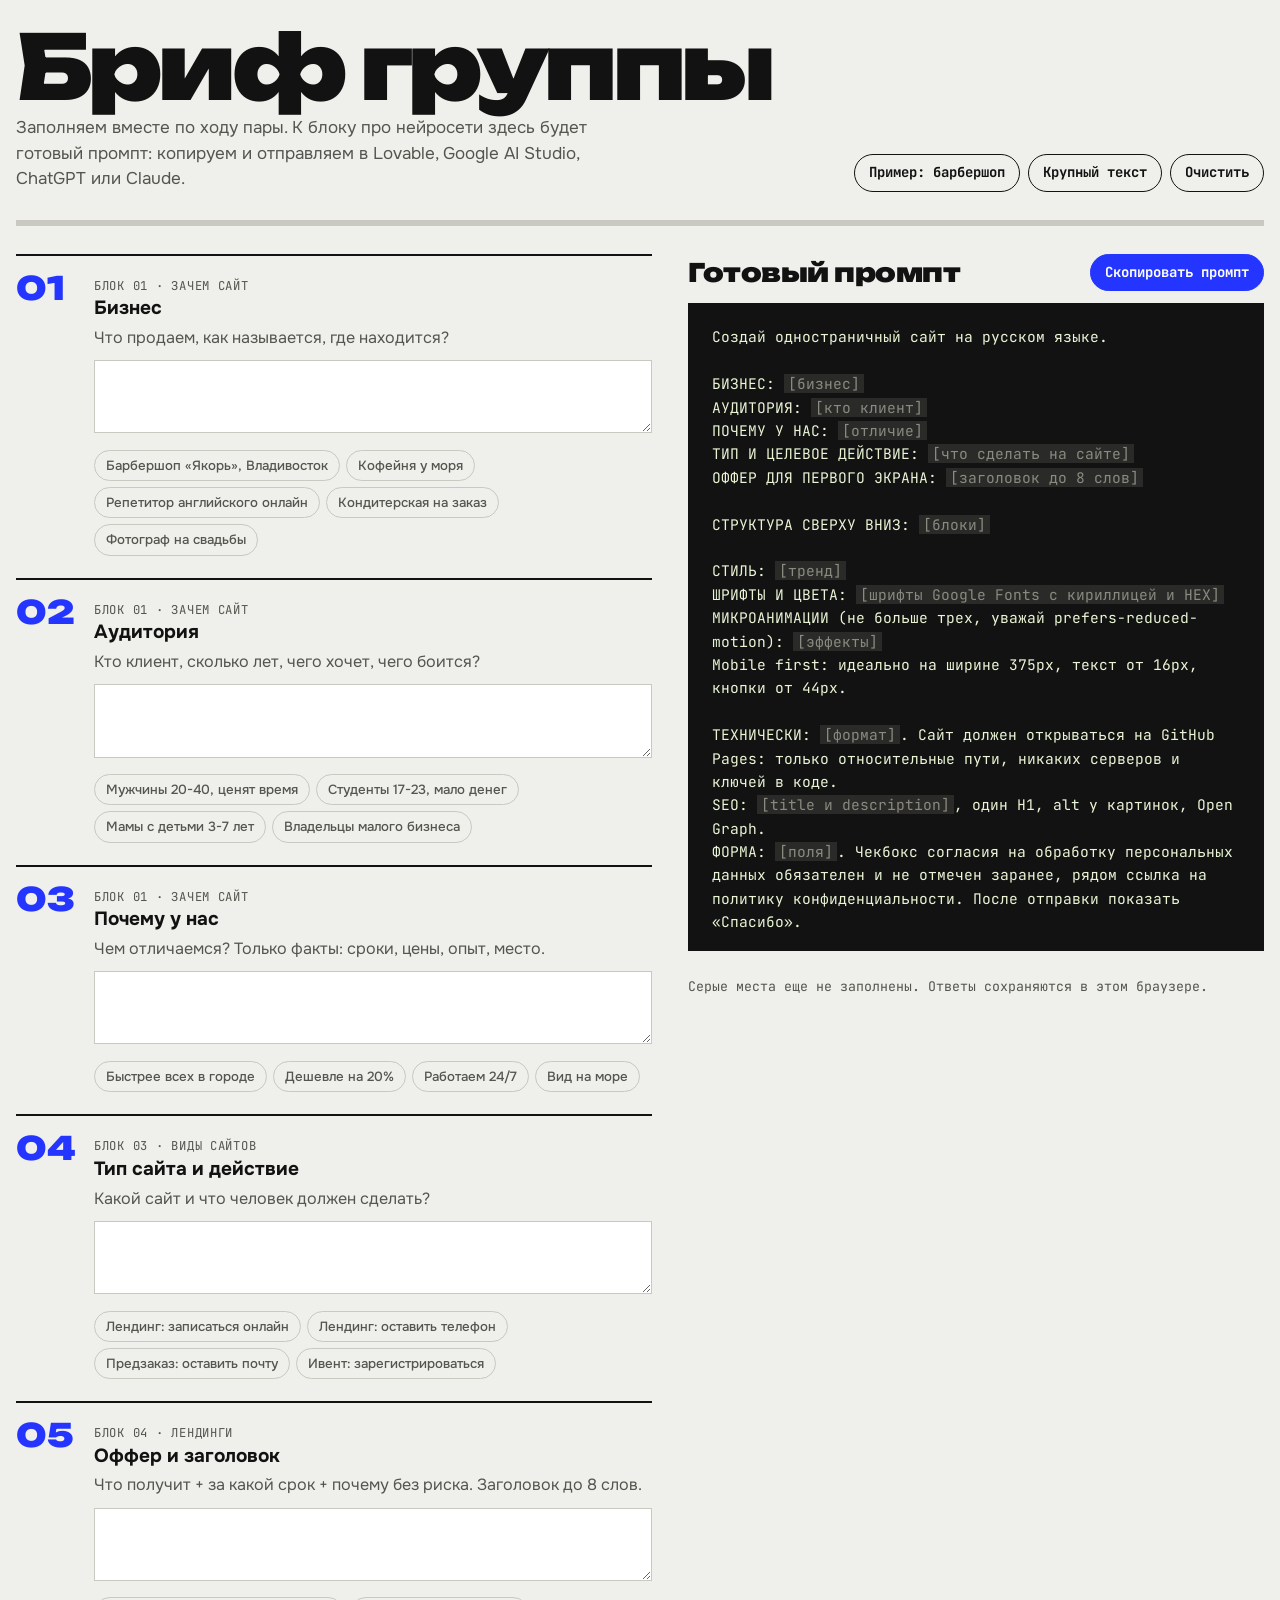
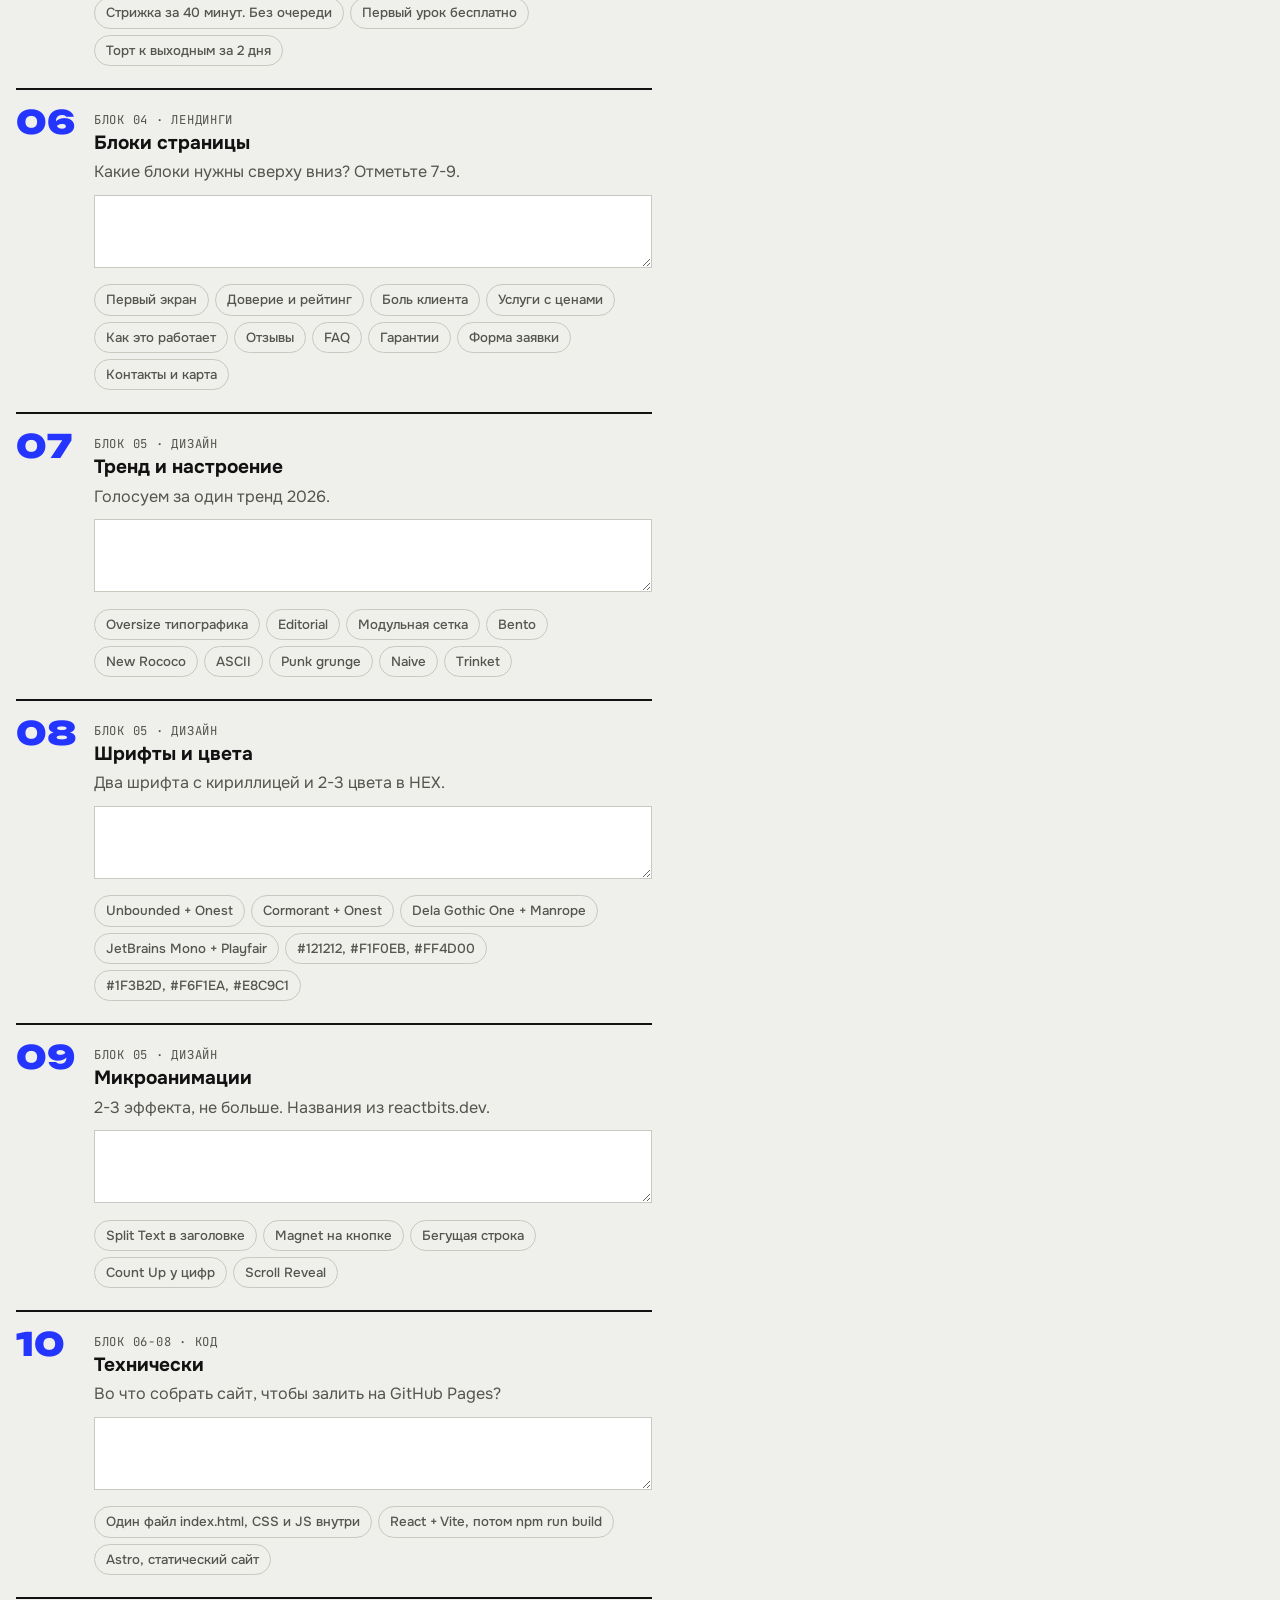
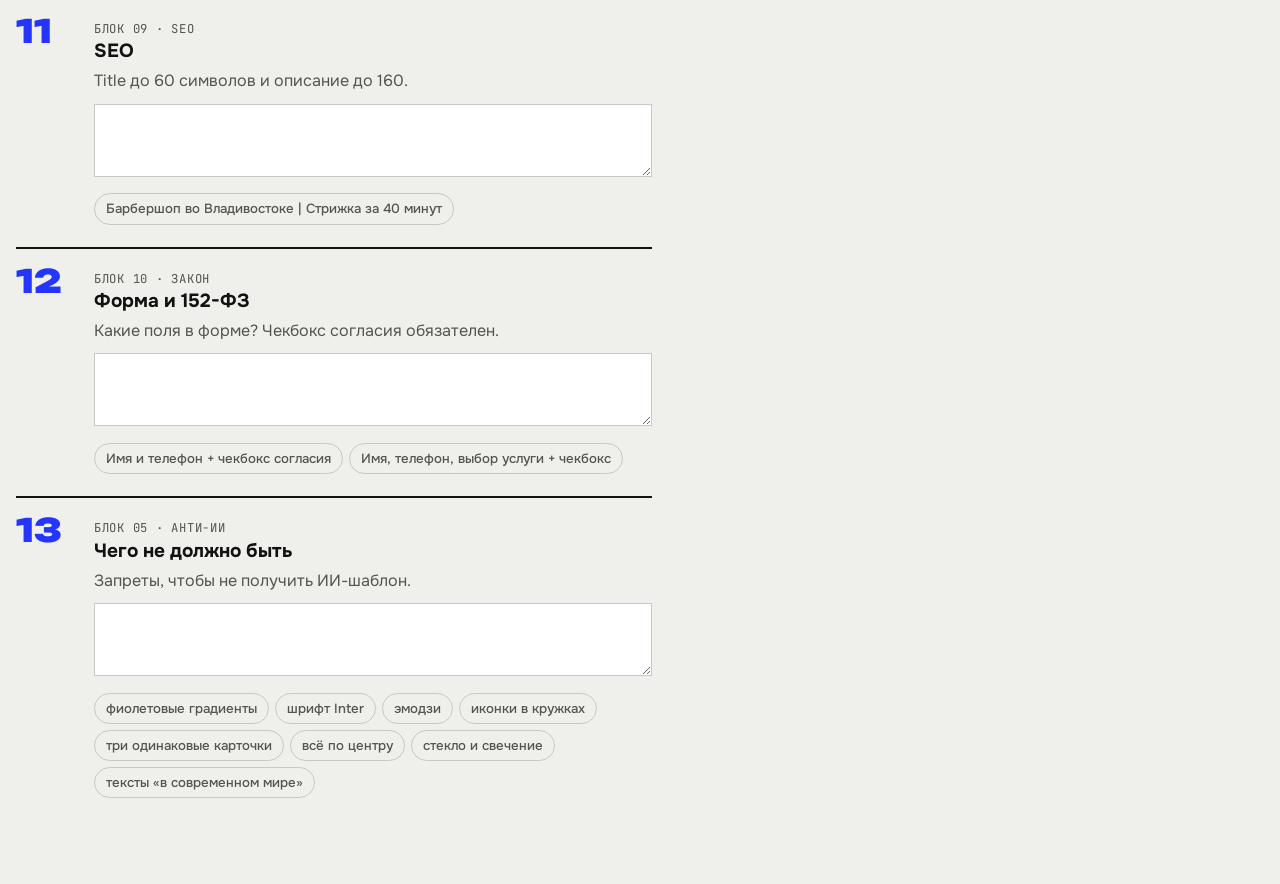
<file: brief/index.html>
<!doctype html>
<html lang="ru">
<head>
<meta charset="utf-8">
<meta name="viewport" content="width=device-width, initial-scale=1, viewport-fit=cover">
<title>Бриф группы</title>
<link rel="stylesheet" href="../assets/fonts/fonts.css">
<style>
/* Сквозной бриф пары. Слева поля по блокам лекции, справа собирается готовый промпт.
   Бумага, чернила, ультрамарин и лайм, как в презентации. */
:root{--paper:#EFEFEB;--paper2:#E3E3DD;--ink:#121212;--ink2:#55554F;--line:#C9C9C1;--blue:#2335FF;--lime:#C6F432;--card:#fff;--code:#121212;--codefg:#E9F5D5;
 --fd:'Unbounded','Arial Black',sans-serif;--ft:'Onest','Manrope',Arial,sans-serif;--fm:'JetBrains Mono',ui-monospace,monospace}
@media (prefers-color-scheme:dark){:root:not([data-theme="light"]){--paper:#121212;--paper2:#1c1c1b;--ink:#EDEDE7;--ink2:#a3a39b;--line:#333331;--blue:#7d88ff;--card:#1a1a19;--code:#050505;color-scheme:dark}}
:root[data-theme="dark"]{--paper:#121212;--paper2:#1c1c1b;--ink:#EDEDE7;--ink2:#a3a39b;--line:#333331;--blue:#7d88ff;--card:#1a1a19;--code:#050505;color-scheme:dark}
*{box-sizing:border-box}
html{font-size:17px}
body{margin:0;background:var(--paper);color:var(--ink);font:400 1rem/1.5 var(--ft)}
body.big{font-size:1.25rem}
.wrap{max-width:1500px;margin:0 auto;padding-left:max(16px,env(safe-area-inset-left,0px));padding-right:max(16px,env(safe-area-inset-right,0px));padding-block:28px 64px}
header{display:flex;justify-content:space-between;align-items:flex-end;gap:20px;flex-wrap:wrap;margin-bottom:28px}
h1{font:900 clamp(40px,7vw,96px)/.86 var(--fd);letter-spacing:-.05em;margin:0}
.sub{color:var(--ink2);max-width:52ch;margin:10px 0 0}
.tools{display:flex;gap:8px;flex-wrap:wrap}
button{font:600 .82rem/1 var(--fm);border:1.5px solid var(--ink);background:transparent;color:var(--ink);padding:11px 14px;cursor:pointer;border-radius:999px}
button:hover{background:var(--ink);color:var(--paper)}
button:focus-visible,input:focus-visible,textarea:focus-visible{outline:3px solid var(--blue);outline-offset:2px}
button.primary{background:var(--blue);border-color:var(--blue);color:#fff}
.progress{height:6px;background:var(--line);margin:0 0 28px;position:relative}
.progress i{position:absolute;inset:0;background:var(--blue);transform-origin:left;transform:scaleX(var(--p,0));transition:transform .4s}
.grid{display:grid;grid-template-columns:minmax(0,1.05fr) minmax(0,.95fr);gap:36px;align-items:start}
.fields{display:flex;flex-direction:column;gap:0}
.f{border-top:2px solid var(--ink);padding:16px 0 22px;display:grid;grid-template-columns:64px minmax(0,1fr);gap:14px}
.f .n{font:800 1.9rem/1 var(--fd);color:var(--blue)}
.f.done .n{color:var(--ink)}
.f.done .n::after{content:"";display:inline-block;width:.42em;height:.42em;background:var(--lime);margin-left:6px;vertical-align:.5em;border-radius:50%}
.f label{display:block;font:700 1.12rem/1.2 var(--ft);margin-bottom:2px}
.f .when{font:500 .72rem/1 var(--fm);text-transform:uppercase;letter-spacing:.06em;color:var(--ink2)}
.f .q{margin:6px 0 10px;color:var(--ink2);font-size:.95rem}
.f textarea{width:100%;min-height:52px;resize:vertical;font:400 1rem/1.45 var(--ft);color:var(--ink);background:var(--card);border:1.5px solid var(--line);padding:11px 13px;border-radius:0}
.f textarea:focus{border-color:var(--ink)}
.chips{display:flex;flex-wrap:wrap;gap:6px;margin-top:9px}
.chips button{font:500 .78rem/1 var(--ft);padding:8px 11px;border-color:var(--line);color:var(--ink2)}
.chips button:hover{border-color:var(--ink);color:var(--paper);background:var(--ink)}
.out{position:sticky;top:max(16px,env(safe-area-inset-top,0px));display:flex;flex-direction:column;gap:12px}
.out .head{display:flex;justify-content:space-between;align-items:center;gap:10px;flex-wrap:wrap}
.out h2{font:800 1.5rem/1 var(--fd);margin:0;letter-spacing:-.02em}
pre{margin:0;background:var(--code);color:var(--codefg);font:400 .86rem/1.6 var(--fm);padding:22px 24px;white-space:pre-wrap;word-break:break-word;max-height:72vh;overflow:auto}
pre .empty{color:#8a8a80;background:#2a2a28;padding:0 4px}
pre .fill{color:#121212;background:var(--lime);padding:0 4px}
.hint{font:500 .78rem/1.4 var(--fm);color:var(--ink2)}
.toast{position:fixed;left:50%;bottom:calc(20px + env(safe-area-inset-bottom,0px));transform:translateX(-50%);background:var(--ink);color:var(--paper);padding:12px 18px;font:600 .85rem var(--fm);border-radius:999px;opacity:0;transition:opacity .25s;pointer-events:none}
.toast.on{opacity:1}
@media (max-width:980px){.grid{grid-template-columns:1fr}.out{position:static}pre{max-height:none}}
@media (max-width:480px){.f{grid-template-columns:40px minmax(0,1fr)}.f .n{font-size:1.4rem}}
@media (prefers-reduced-motion:reduce){*{transition:none!important}}
</style>
</head>
<body>
<div class="wrap">
 <header>
  <div>
   <h1>Бриф группы</h1>
   <p class="sub">Заполняем вместе по ходу пары. К блоку про нейросети здесь будет готовый промпт: копируем и отправляем в Lovable, Google AI Studio, ChatGPT или Claude.</p>
  </div>
  <div class="tools">
   <button id="bExample" type="button">Пример: барбершоп</button>
   <button id="bBig" type="button">Крупный текст</button>
   <button id="bClear" type="button">Очистить</button>
  </div>
 </header>
 <div class="progress"><i id="prog"></i></div>
 <div class="grid">
  <div class="fields" id="fields"></div>
  <aside class="out">
   <div class="head"><h2>Готовый промпт</h2><button class="primary" id="bCopy" type="button">Скопировать промпт</button></div>
   <pre id="prompt" aria-live="polite"></pre>
   <p class="hint">Серые места еще не заполнены. Ответы сохраняются в этом браузере.</p>
  </aside>
 </div>
</div>
<div class="toast" id="toast">Скопировано</div>

<script>
// Поля брифа. block: на каком блоке лекции заполняем; key: имя в промпте.
const F=[
 {id:'biz',  block:'Блок 01 · Зачем сайт',   label:'Бизнес',          q:'Что продаем, как называется, где находится?', chips:['Барбершоп «Якорь», Владивосток','Кофейня у моря','Репетитор английского онлайн','Кондитерская на заказ','Фотограф на свадьбы']},
 {id:'aud',  block:'Блок 01 · Зачем сайт',   label:'Аудитория',       q:'Кто клиент, сколько лет, чего хочет, чего боится?', chips:['Мужчины 20-40, ценят время','Студенты 17-23, мало денег','Мамы с детьми 3-7 лет','Владельцы малого бизнеса']},
 {id:'usp',  block:'Блок 01 · Зачем сайт',   label:'Почему у нас',    q:'Чем отличаемся? Только факты: сроки, цены, опыт, место.', chips:['Быстрее всех в городе','Дешевле на 20%','Работаем 24/7','Вид на море']},
 {id:'type', block:'Блок 03 · Виды сайтов',  label:'Тип сайта и действие', q:'Какой сайт и что человек должен сделать?', chips:['Лендинг: записаться онлайн','Лендинг: оставить телефон','Предзаказ: оставить почту','Ивент: зарегистрироваться']},
 {id:'offer',block:'Блок 04 · Лендинги',     label:'Оффер и заголовок', q:'Что получит + за какой срок + почему без риска. Заголовок до 8 слов.', chips:['Стрижка за 40 минут. Без очереди','Первый урок бесплатно','Торт к выходным за 2 дня']},
 {id:'blocks',block:'Блок 04 · Лендинги',    label:'Блоки страницы',  q:'Какие блоки нужны сверху вниз? Отметьте 7-9.', chips:['Первый экран','Доверие и рейтинг','Боль клиента','Услуги с ценами','Как это работает','Отзывы','FAQ','Гарантии','Форма заявки','Контакты и карта'], multi:true},
 {id:'trend',block:'Блок 05 · Дизайн',       label:'Тренд и настроение', q:'Голосуем за один тренд 2026.', chips:['Oversize типографика','Editorial','Модульная сетка','Bento','New Rococo','ASCII','Punk grunge','Naive','Trinket']},
 {id:'look', block:'Блок 05 · Дизайн',       label:'Шрифты и цвета',  q:'Два шрифта с кириллицей и 2-3 цвета в HEX.', chips:['Unbounded + Onest','Cormorant + Onest','Dela Gothic One + Manrope','JetBrains Mono + Playfair','#121212, #F1F0EB, #FF4D00','#1F3B2D, #F6F1EA, #E8C9C1']},
 {id:'motion',block:'Блок 05 · Дизайн',      label:'Микроанимации',   q:'2-3 эффекта, не больше. Названия из reactbits.dev.', chips:['Split Text в заголовке','Magnet на кнопке','Бегущая строка','Count Up у цифр','Scroll Reveal'], multi:true},
 {id:'tech', block:'Блок 06-08 · Код',       label:'Технически',      q:'Во что собрать сайт, чтобы залить на GitHub Pages?', chips:['Один файл index.html, CSS и JS внутри','React + Vite, потом npm run build','Astro, статический сайт']},
 {id:'seo',  block:'Блок 09 · SEO',          label:'SEO',             q:'Title до 60 символов и описание до 160.', chips:['Барбершоп во Владивостоке | Стрижка за 40 минут']},
 {id:'law',  block:'Блок 10 · Закон',        label:'Форма и 152-ФЗ',  q:'Какие поля в форме? Чекбокс согласия обязателен.', chips:['Имя и телефон + чекбокс согласия','Имя, телефон, выбор услуги + чекбокс']},
 {id:'ban',  block:'Блок 05 · Анти-ИИ',      label:'Чего не должно быть', q:'Запреты, чтобы не получить ИИ-шаблон.', chips:['фиолетовые градиенты','шрифт Inter','эмодзи','иконки в кружках','три одинаковые карточки','всё по центру','стекло и свечение','тексты «в современном мире»'], multi:true},
];
const EX={biz:'Барбершоп «Якорь», Владивосток, у набережной',aud:'Мужчины 20-40 лет, ценят время, не любят ждать в очереди',usp:'Стрижка за 40 минут с точным временем записи, мастера с опытом от 5 лет, кофе и вид на море',type:'Лендинг: онлайн-запись на стрижку',offer:'Стрижка за 40 минут. Без очереди. С видом на море',blocks:'Первый экран, Доверие и рейтинг, Услуги с ценами, Как это работает, Отзывы, FAQ, Форма заявки, Контакты и карта',trend:'Oversize типографика, морское и брутальное настроение',look:'Unbounded + Onest; #0E2A47, #F2F0EA, #C8742B',motion:'Split Text в заголовке, Magnet на кнопке, Count Up у цифр',tech:'Один файл index.html, CSS и JS внутри',seo:'Барбершоп «Якорь» во Владивостоке | Стрижка за 40 минут',law:'Имя, телефон, выбор услуги + чекбокс согласия',ban:'фиолетовые градиенты, шрифт Inter, эмодзи, иконки в кружках, три одинаковые карточки, всё по центру'};

const KEY='brief-v1';let S={};
try{S=JSON.parse(localStorage.getItem(KEY)||'{}')}catch(e){S={}}
const save=()=>{try{localStorage.setItem(KEY,JSON.stringify(S))}catch(e){}};
const box=document.getElementById('fields');
F.forEach((f,i)=>{
  const d=document.createElement('div');d.className='f';d.id='f-'+f.id;
  d.innerHTML=`<span class="n">${String(i+1).padStart(2,'0')}</span><div><span class="when">${f.block}</span><label for="t-${f.id}">${f.label}</label><p class="q">${f.q}</p><textarea id="t-${f.id}" rows="2"></textarea><div class="chips"></div></div>`;
  const ta=d.querySelector('textarea');ta.value=S[f.id]||'';
  ta.addEventListener('input',()=>{S[f.id]=ta.value;save();render()});
  const ch=d.querySelector('.chips');
  f.chips.forEach(c=>{const b=document.createElement('button');b.type='button';b.textContent=c;b.addEventListener('click',()=>{
    if(f.multi&&ta.value.trim()){const parts=ta.value.split(/,\s*/).map(s=>s.trim()).filter(Boolean);if(!parts.includes(c))parts.push(c);ta.value=parts.join(', ')}else ta.value=c;
    S[f.id]=ta.value;save();render();});ch.appendChild(b)});
  box.appendChild(d);
});
const esc=s=>s.replace(/[&<>]/g,c=>({'&':'&amp;','<':'&lt;','>':'&gt;'}[c]));
function v(id,ph){const x=(S[id]||'').trim();return x?`<span class="fill">${esc(x)}</span>`:`<span class="empty">[${ph}]</span>`}
function plain(id,ph){const x=(S[id]||'').trim();return x||`[${ph}]`}
function build(fn){return `Создай одностраничный сайт на русском языке.

БИЗНЕС: ${fn('biz','бизнес')}
АУДИТОРИЯ: ${fn('aud','кто клиент')}
ПОЧЕМУ У НАС: ${fn('usp','отличие')}
ТИП И ЦЕЛЕВОЕ ДЕЙСТВИЕ: ${fn('type','что сделать на сайте')}
ОФФЕР ДЛЯ ПЕРВОГО ЭКРАНА: ${fn('offer','заголовок до 8 слов')}

СТРУКТУРА СВЕРХУ ВНИЗ: ${fn('blocks','блоки')}

СТИЛЬ: ${fn('trend','тренд')}
ШРИФТЫ И ЦВЕТА: ${fn('look','шрифты Google Fonts с кириллицей и HEX')}
МИКРОАНИМАЦИИ (не больше трех, уважай prefers-reduced-motion): ${fn('motion','эффекты')}
Mobile first: идеально на ширине 375px, текст от 16px, кнопки от 44px.

ТЕХНИЧЕСКИ: ${fn('tech','формат')}. Сайт должен открываться на GitHub Pages: только относительные пути, никаких серверов и ключей в коде.
SEO: ${fn('seo','title и description')}, один H1, alt у картинок, Open Graph.
ФОРМА: ${fn('law','поля')}. Чекбокс согласия на обработку персональных данных обязателен и не отмечен заранее, рядом ссылка на политику конфиденциальности. После отправки показать «Спасибо».

НЕ ИСПОЛЬЗУЙ: ${fn('ban','запреты')}.
Цены, отзывы и цифры пометь как [ЗАМЕНИТЬ], я вставлю реальные.`}
function render(){
  document.getElementById('prompt').innerHTML=build(v);
  let n=0;F.forEach(f=>{const ok=!!(S[f.id]||'').trim();document.getElementById('f-'+f.id).classList.toggle('done',ok);if(ok)n++});
  document.getElementById('prog').style.setProperty('--p',n/F.length);
}
render();
const toast=m=>{const t=document.getElementById('toast');t.textContent=m;t.classList.add('on');setTimeout(()=>t.classList.remove('on'),1600)};
document.getElementById('bCopy').addEventListener('click',()=>{
  const txt=build(plain);
  navigator.clipboard.writeText(txt).then(()=>toast('Промпт скопирован'),()=>{const r=document.createRange();r.selectNodeContents(document.getElementById('prompt'));const s=getSelection();s.removeAllRanges();s.addRange(r);toast('Выделено: нажмите Ctrl+C')});
});
document.getElementById('bClear').addEventListener('click',()=>{if(!document.getElementById('bClear').dataset.arm){document.getElementById('bClear').dataset.arm=1;document.getElementById('bClear').textContent='Точно очистить?';setTimeout(()=>{delete document.getElementById('bClear').dataset.arm;document.getElementById('bClear').textContent='Очистить'},2500);return}
  S={};save();document.querySelectorAll('.f textarea').forEach(t=>t.value='');render();document.getElementById('bClear').textContent='Очистить';delete document.getElementById('bClear').dataset.arm});
document.getElementById('bExample').addEventListener('click',()=>{S={...EX};save();F.forEach(f=>document.getElementById('t-'+f.id).value=S[f.id]||'');render();toast('Заполнен пример')});
document.getElementById('bBig').addEventListener('click',()=>document.body.classList.toggle('big'));
// переход к полю по якорю #f-offer и т.п.
if(location.hash){const el=document.querySelector(location.hash);if(el)el.scrollIntoView()}
</script>
</body>
</html>
</file>
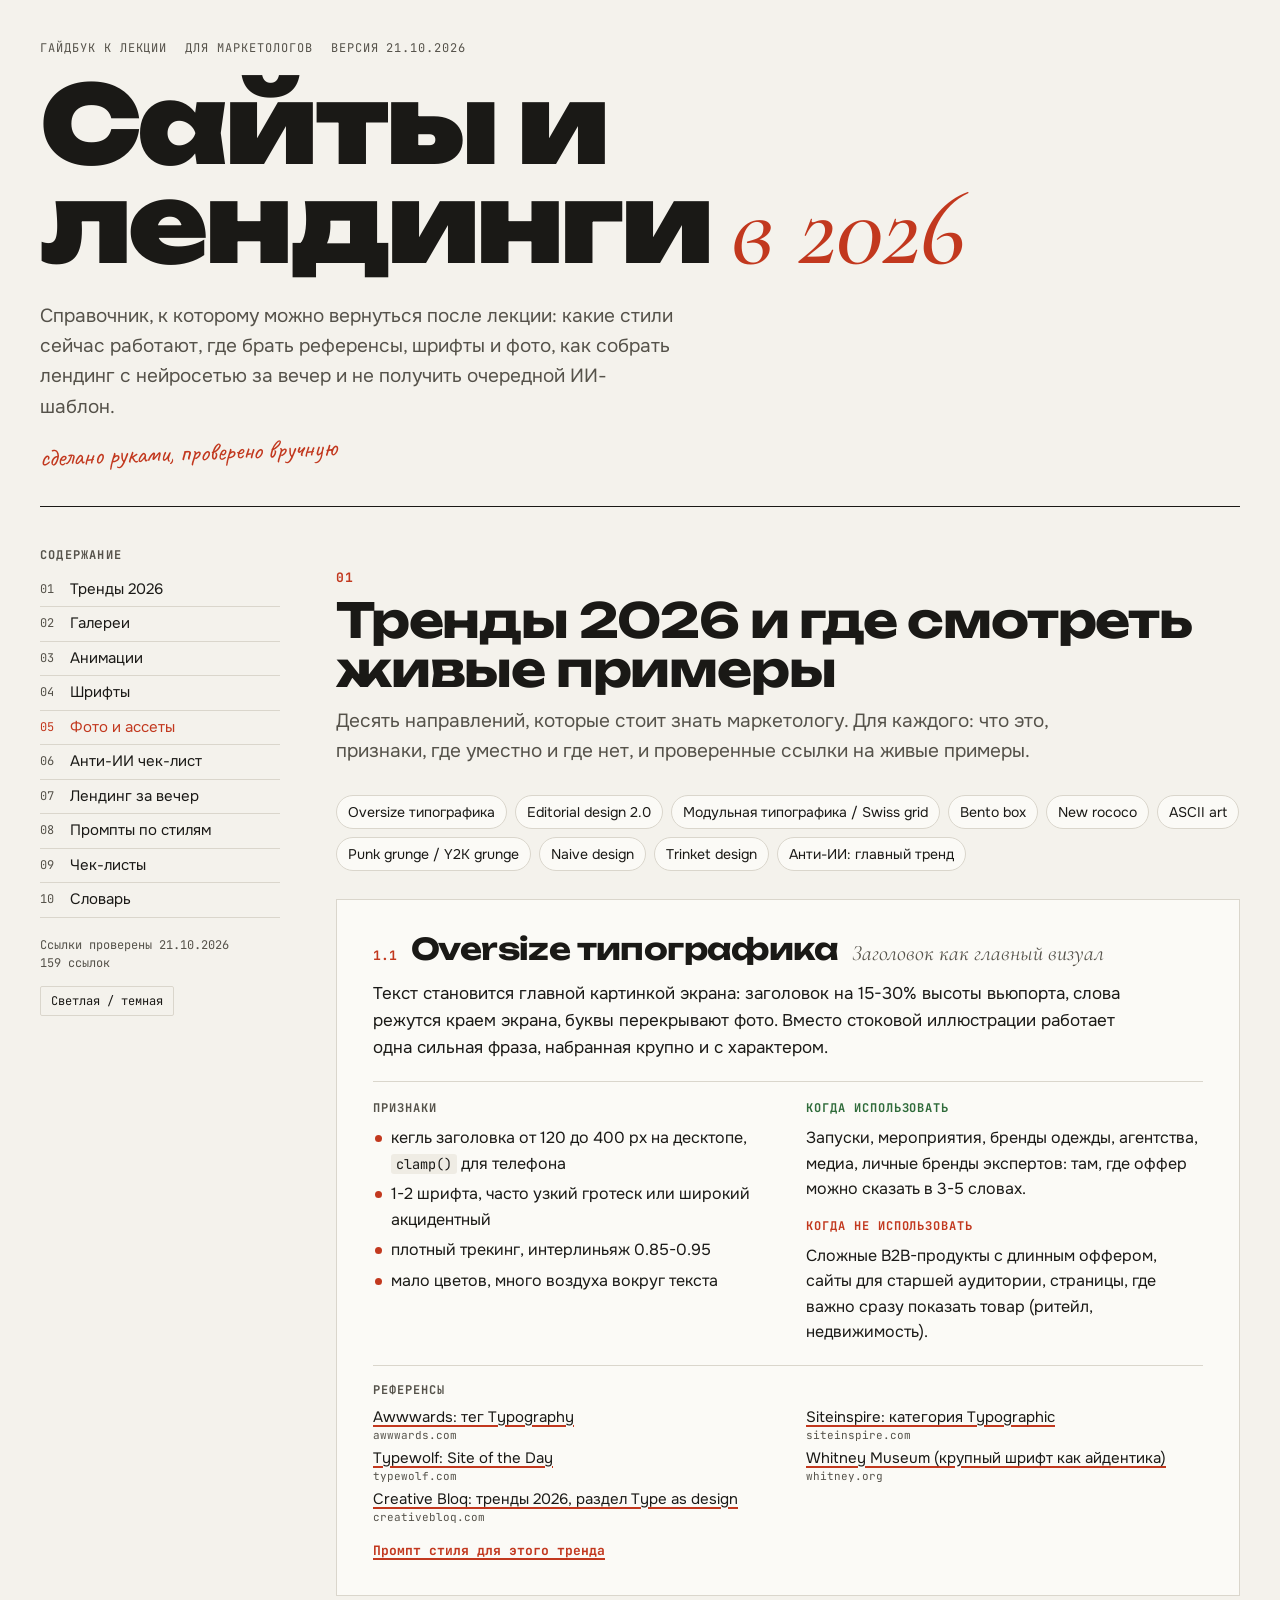
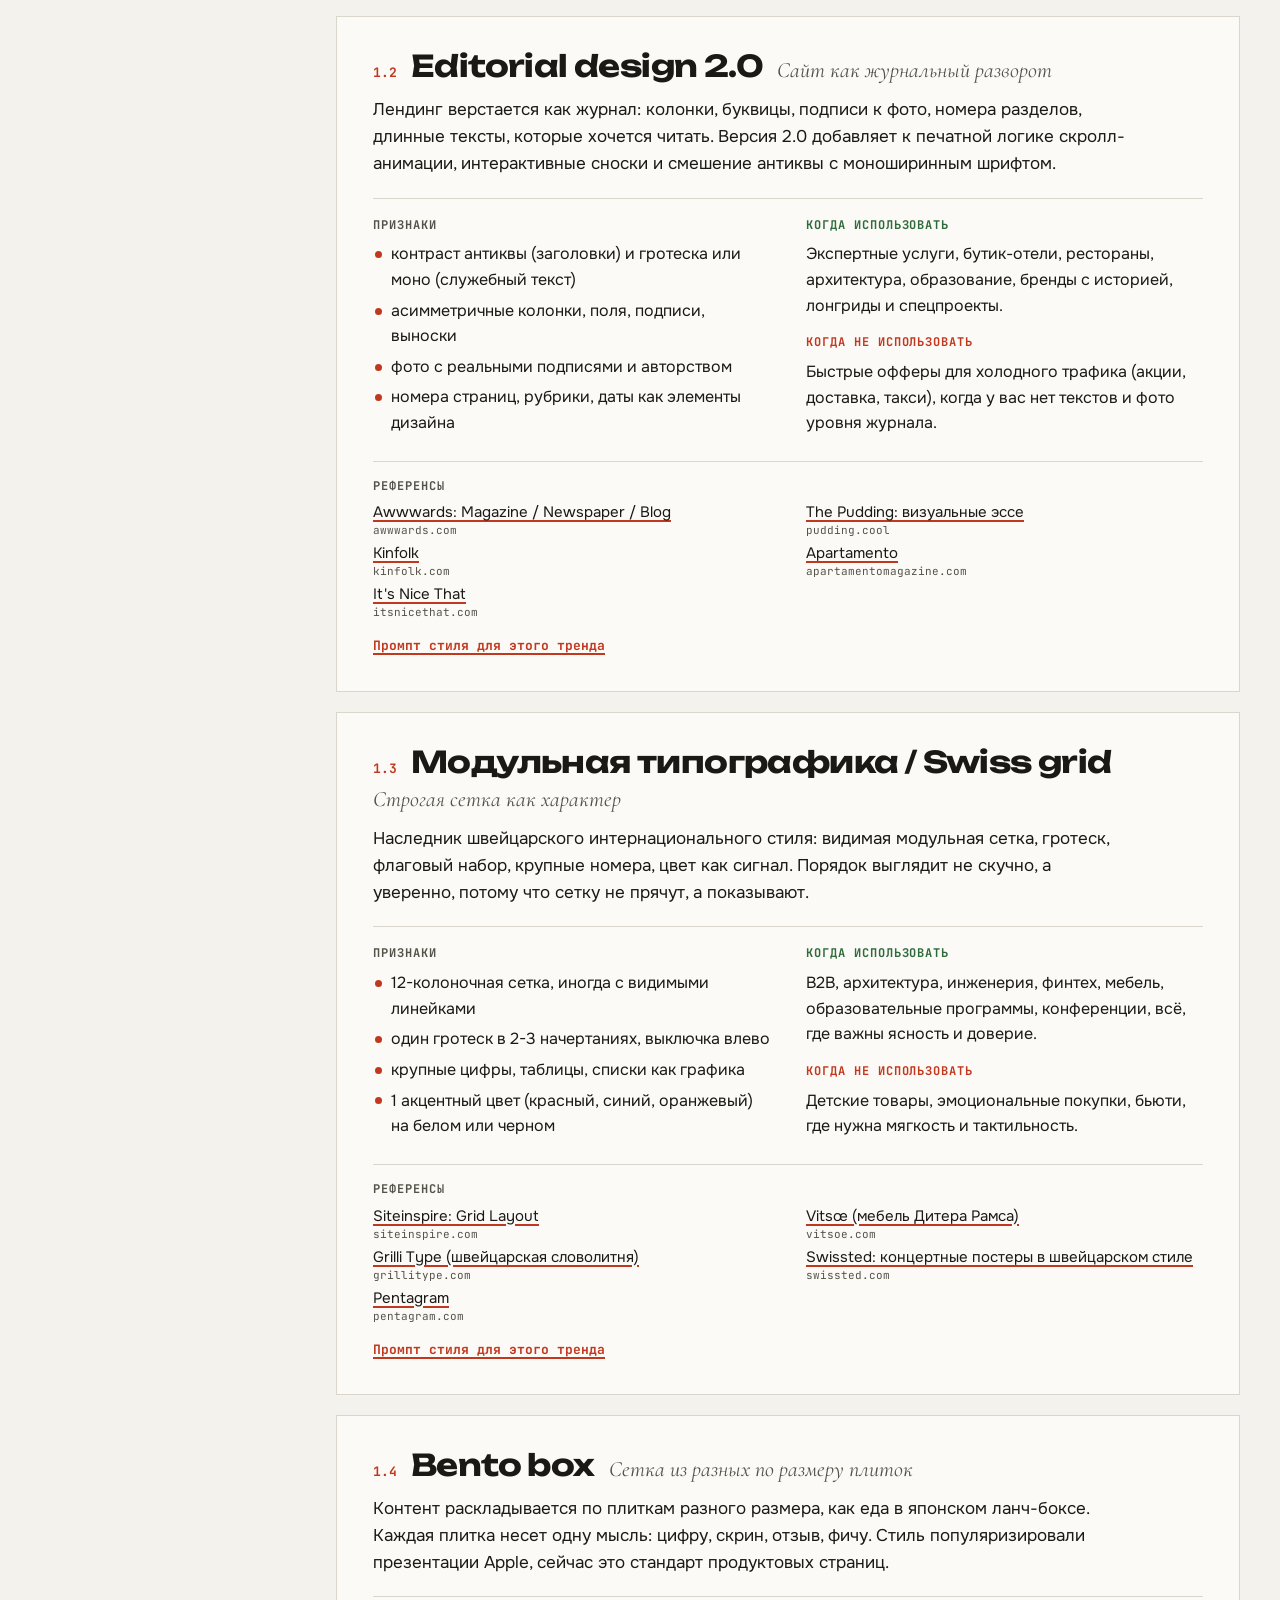
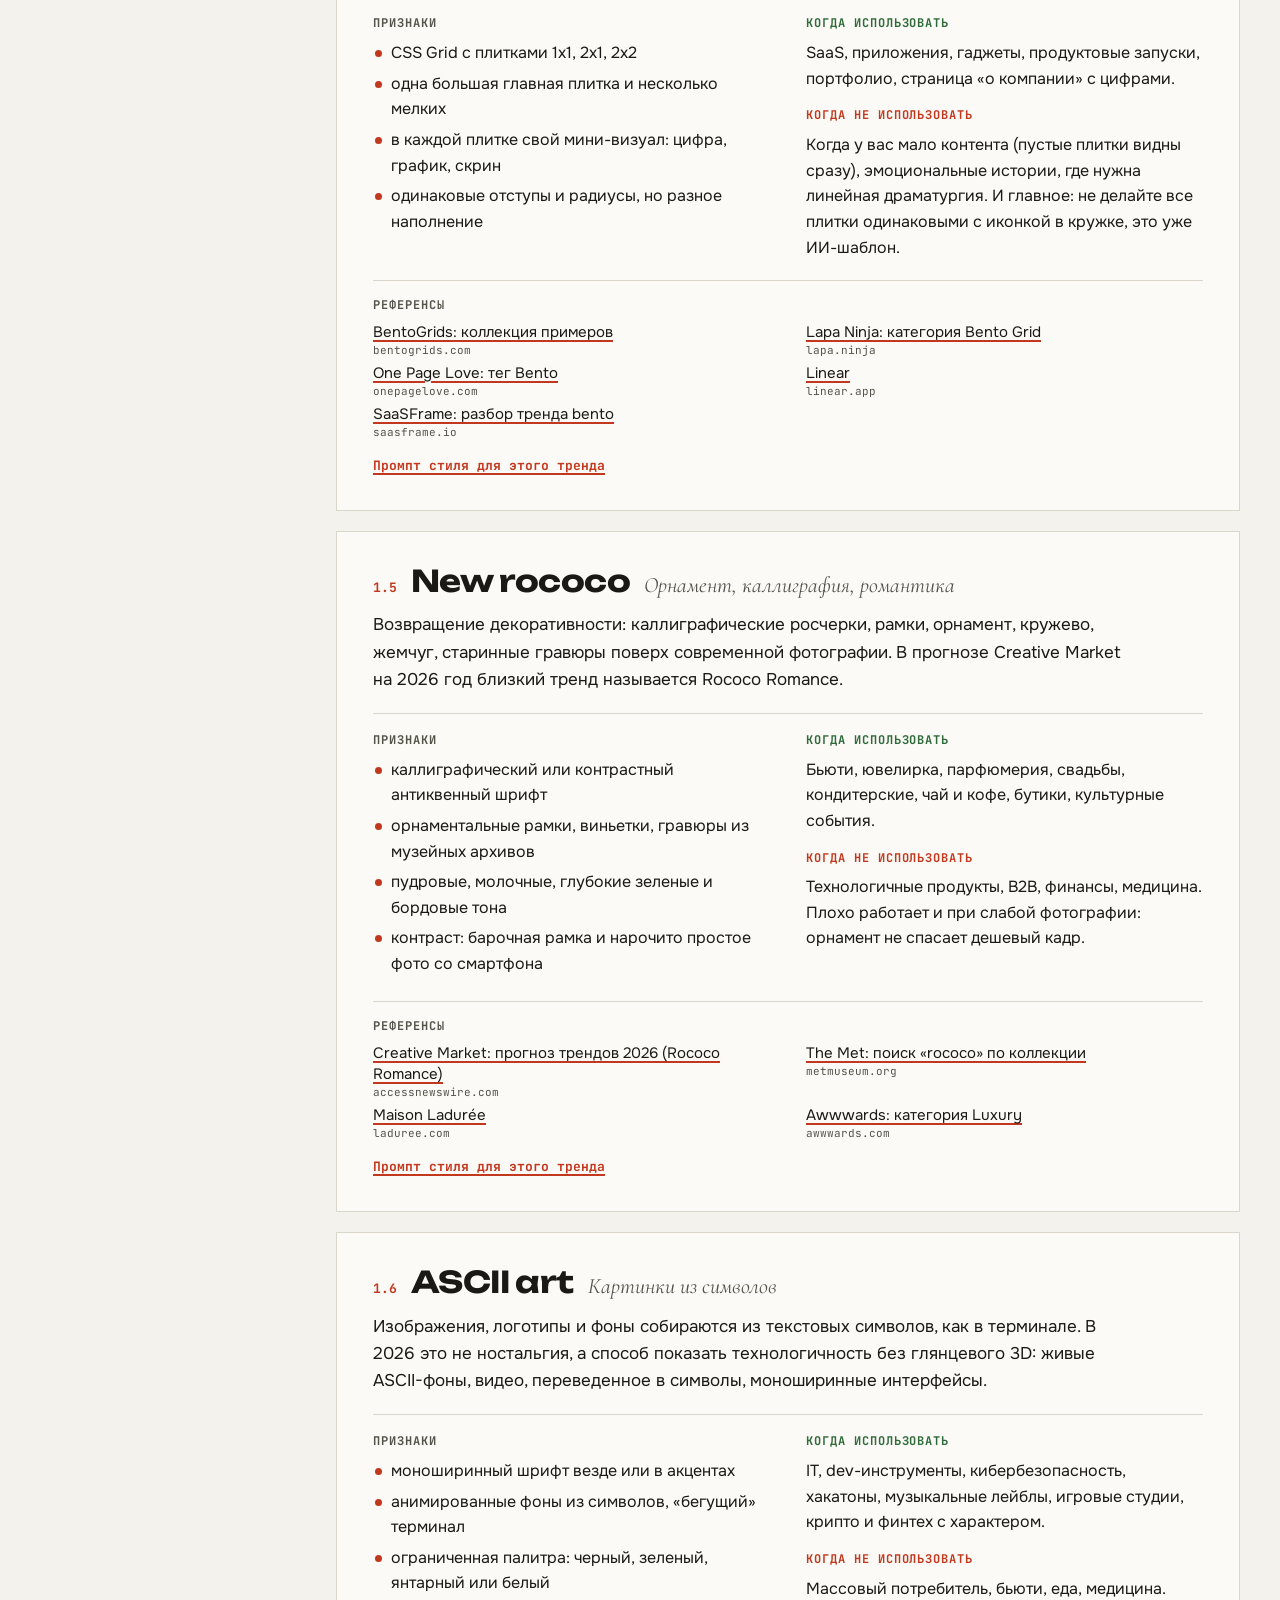
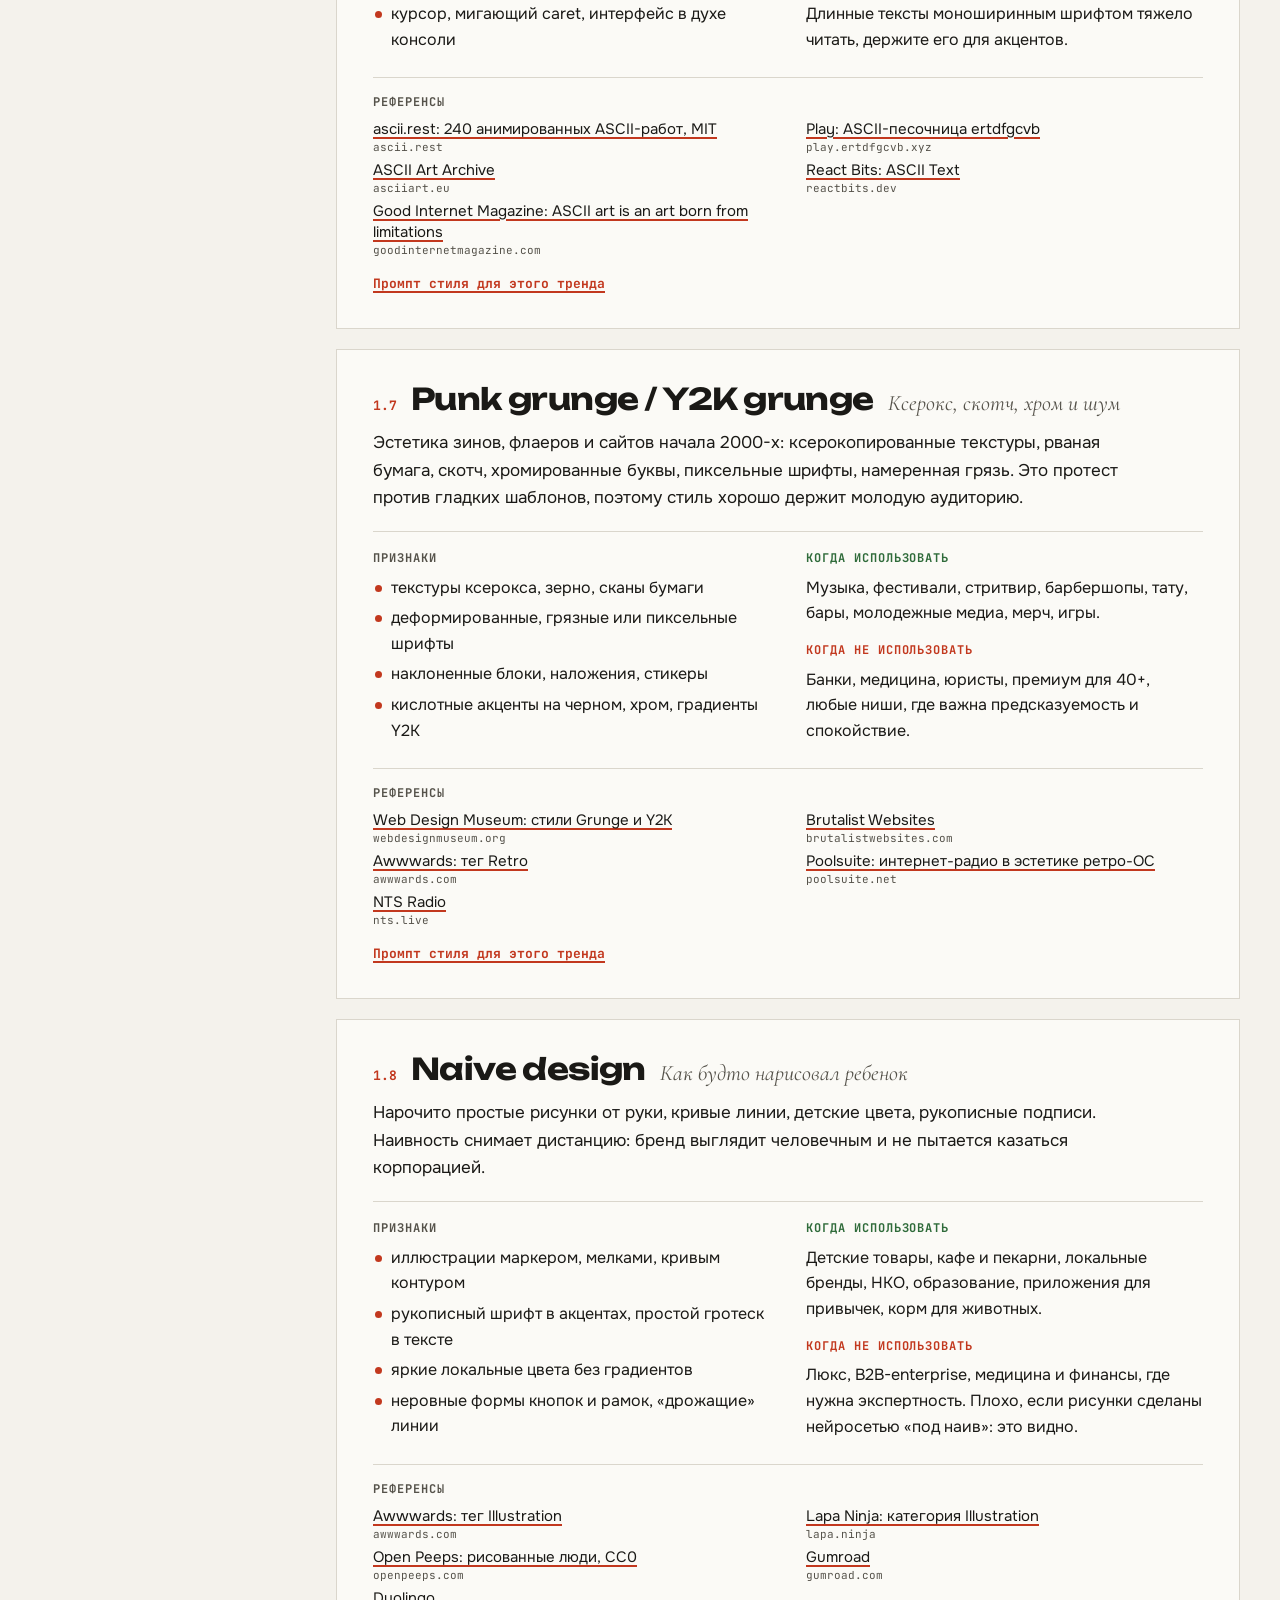
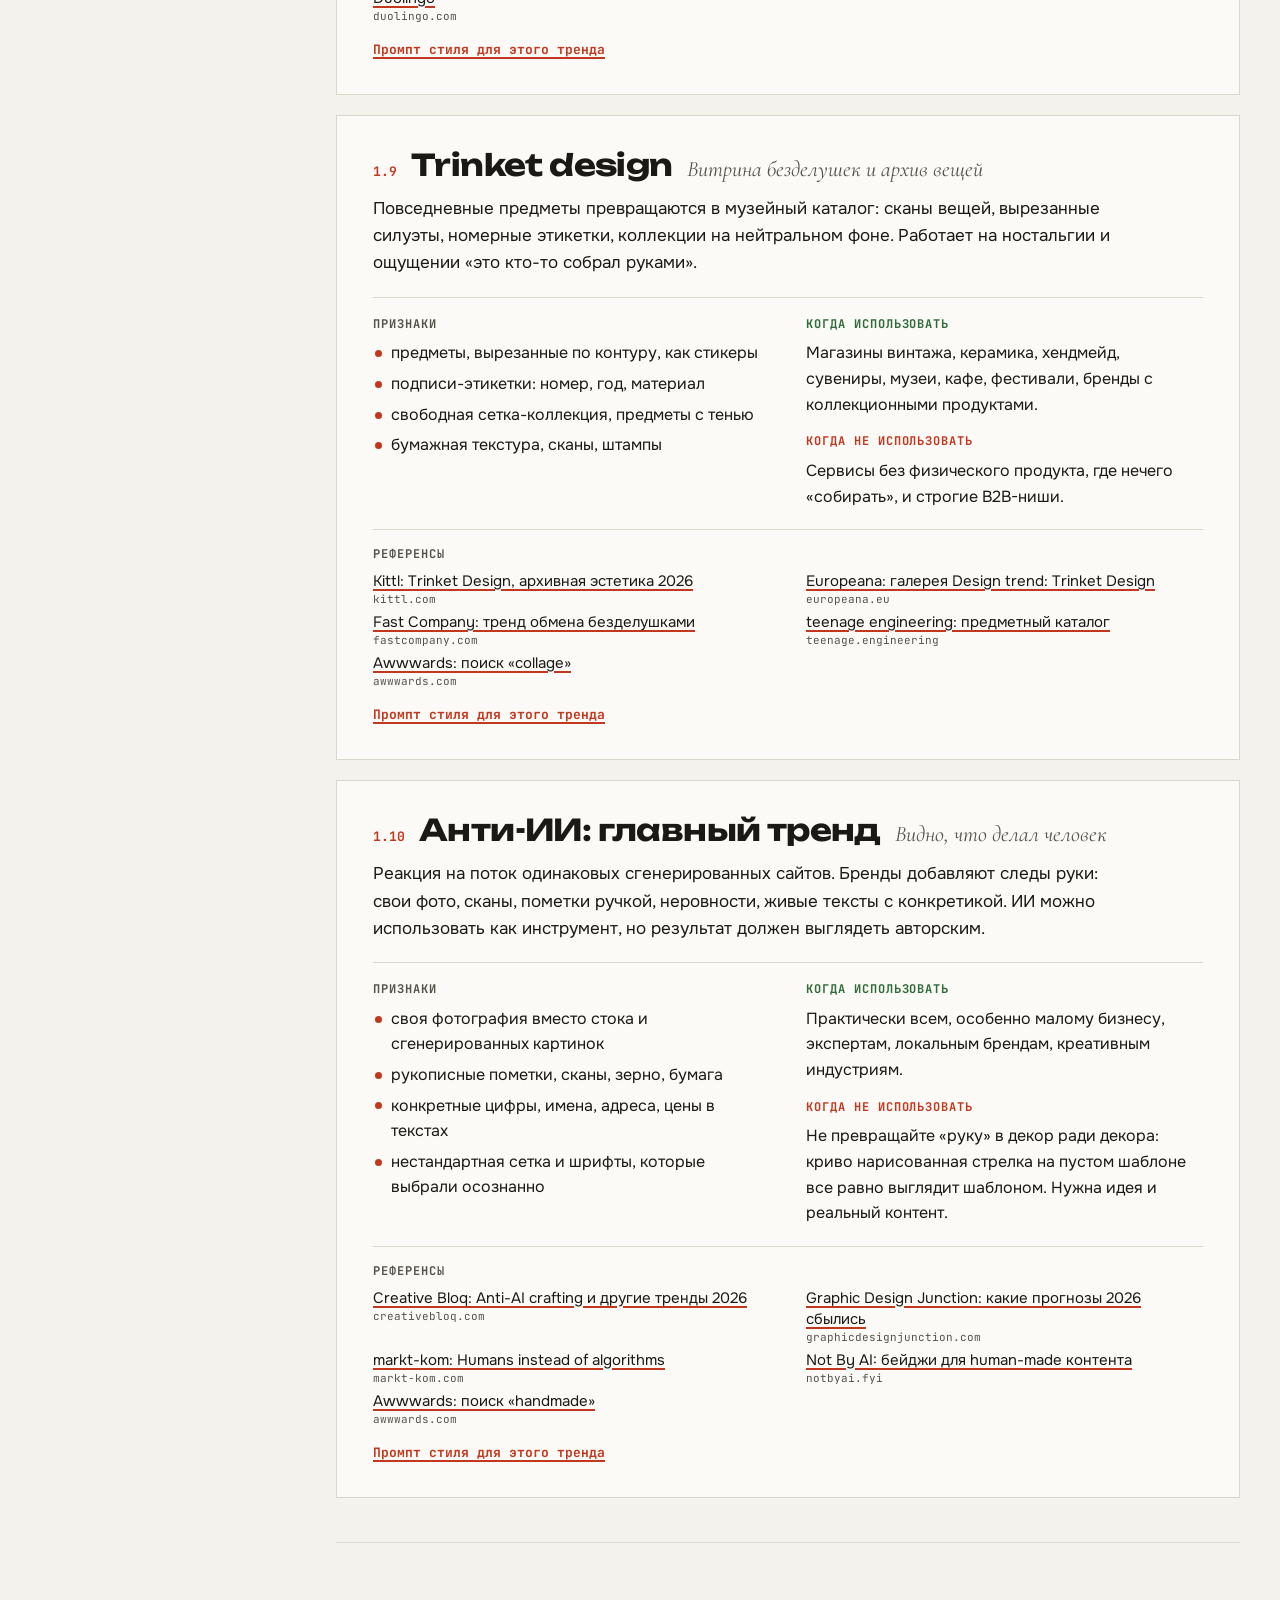
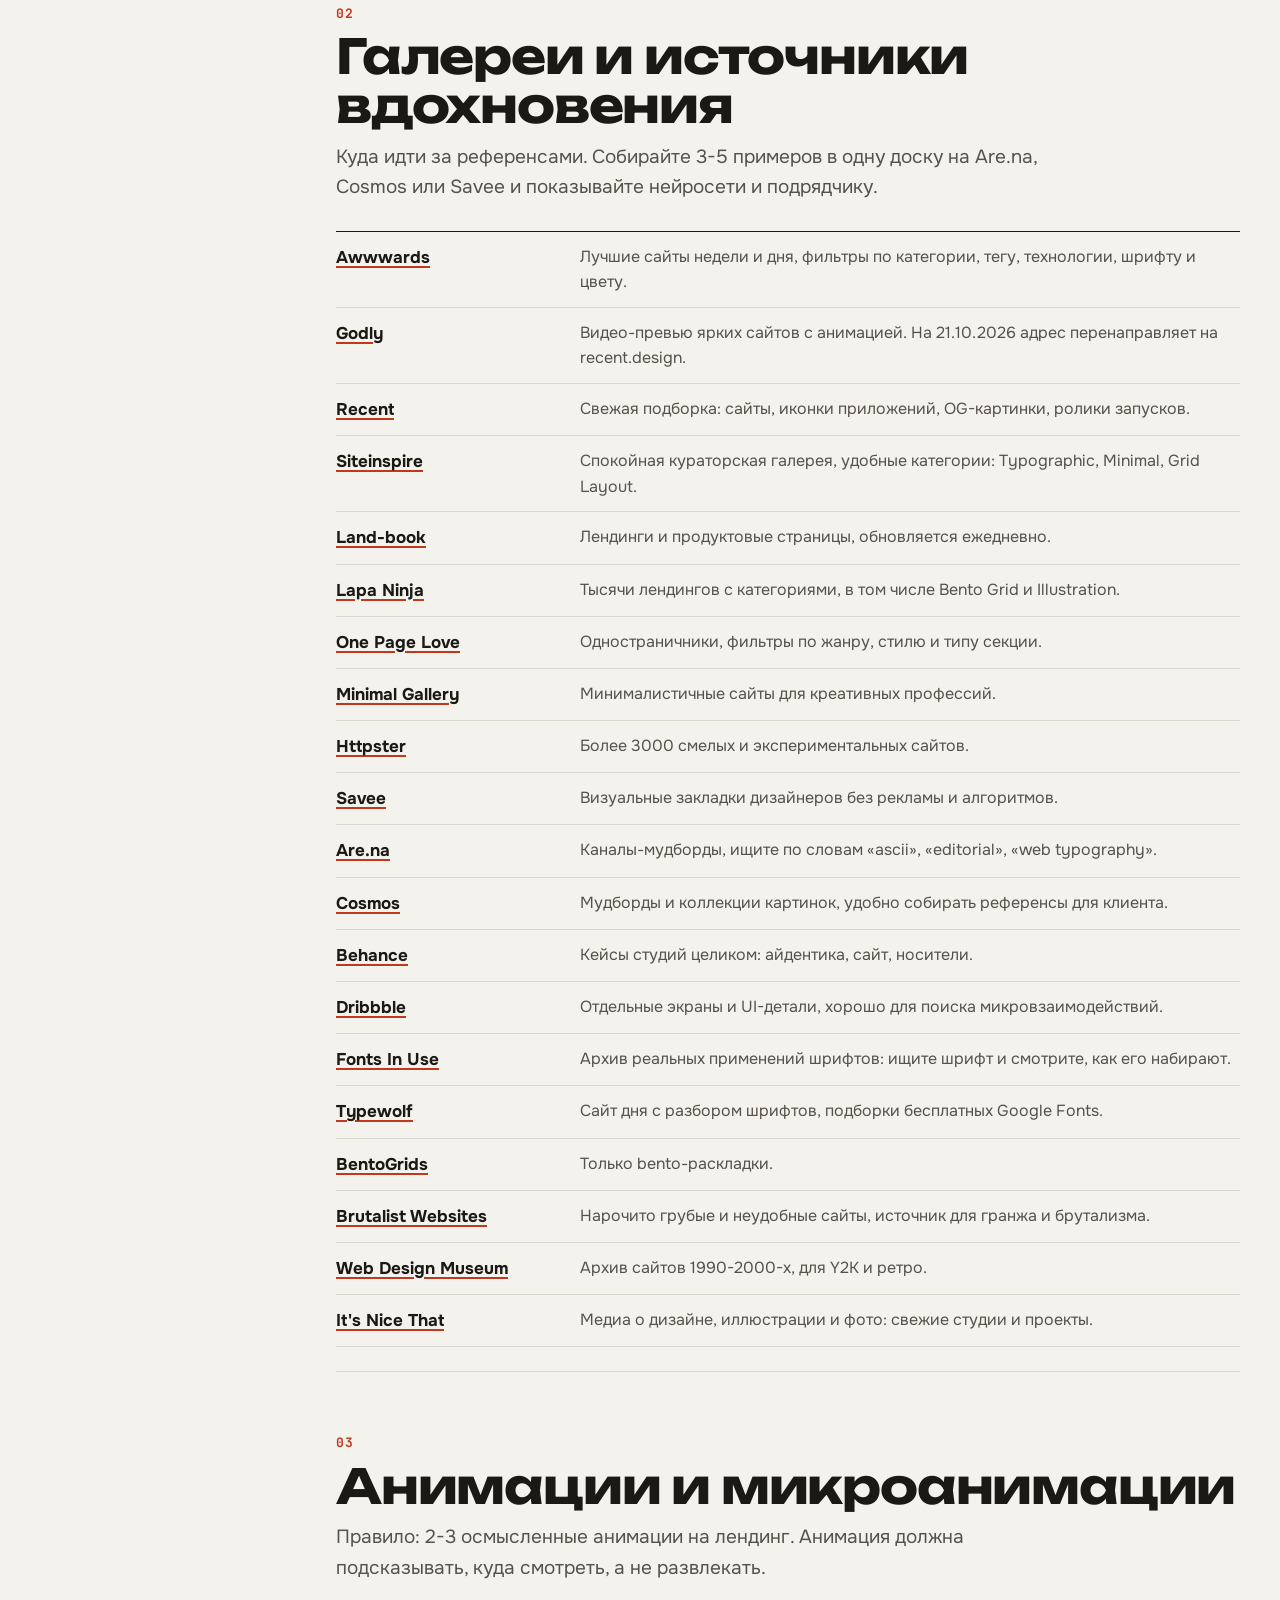
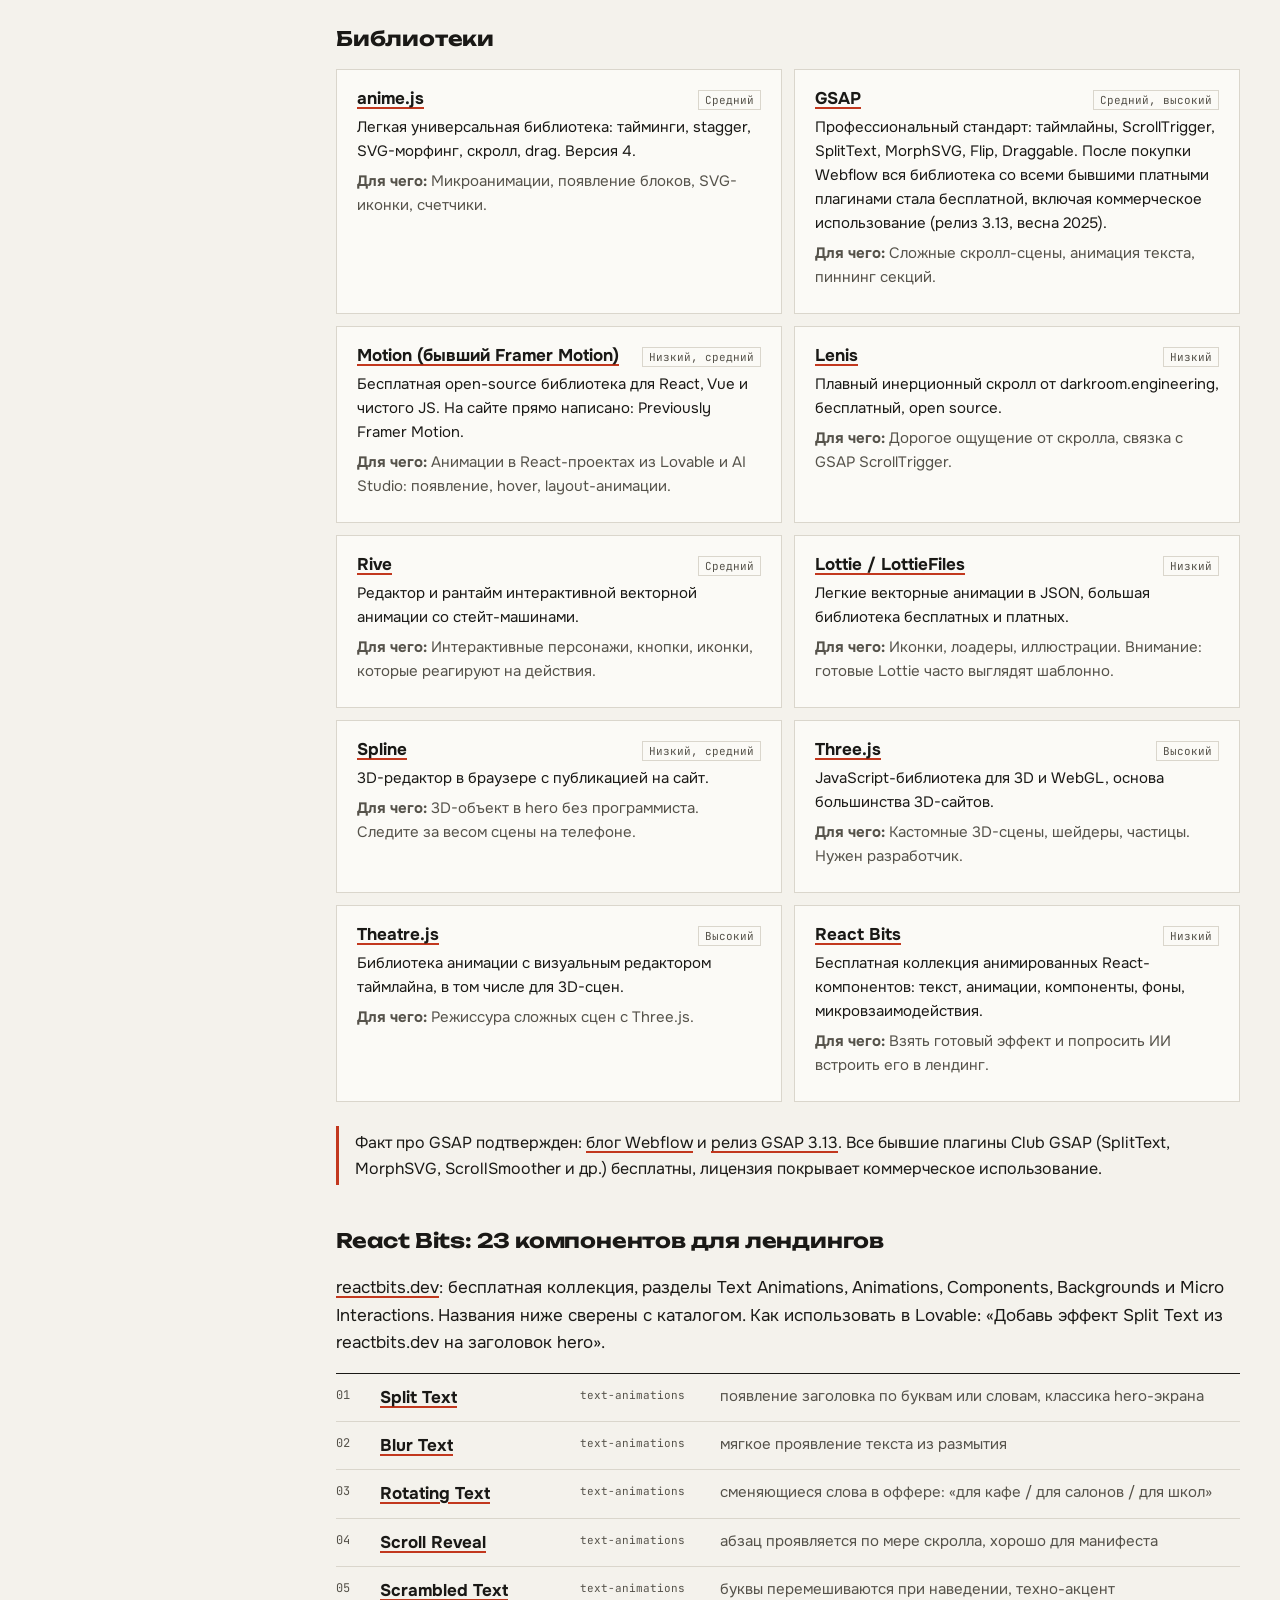
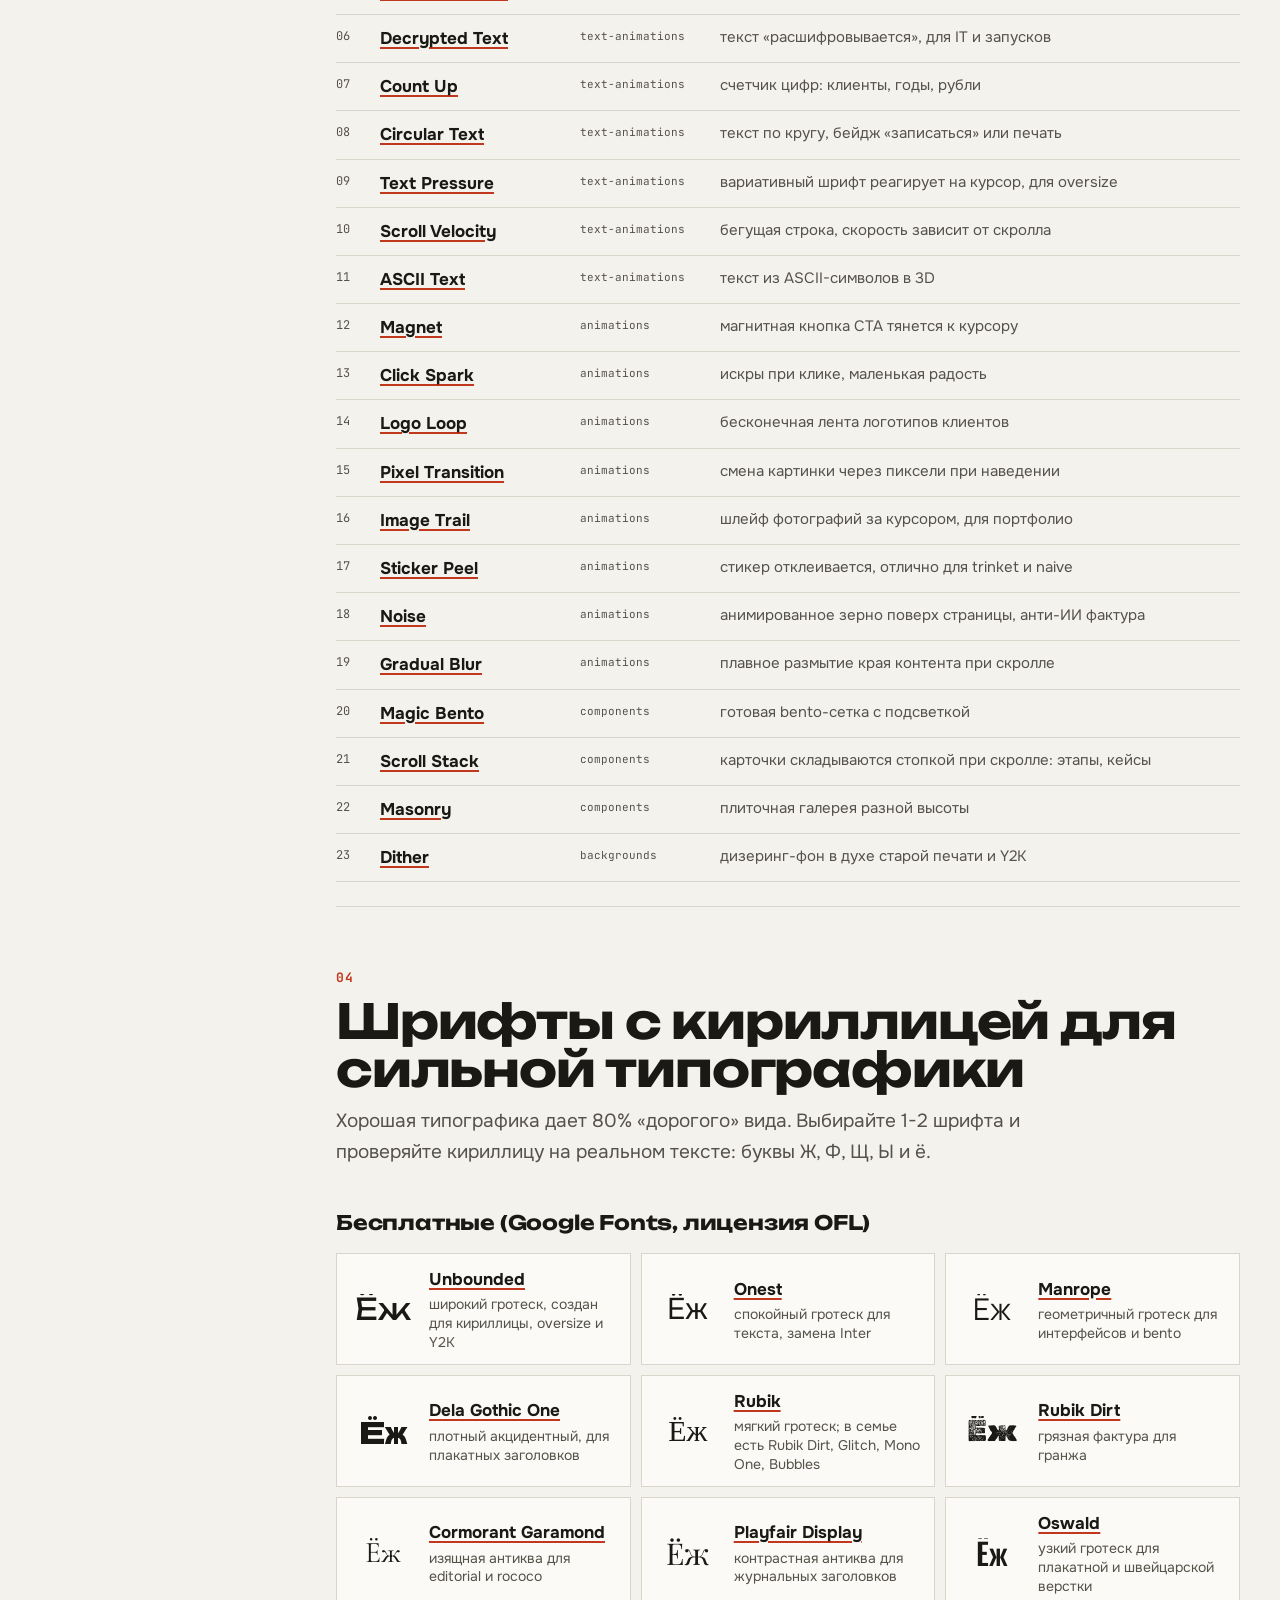
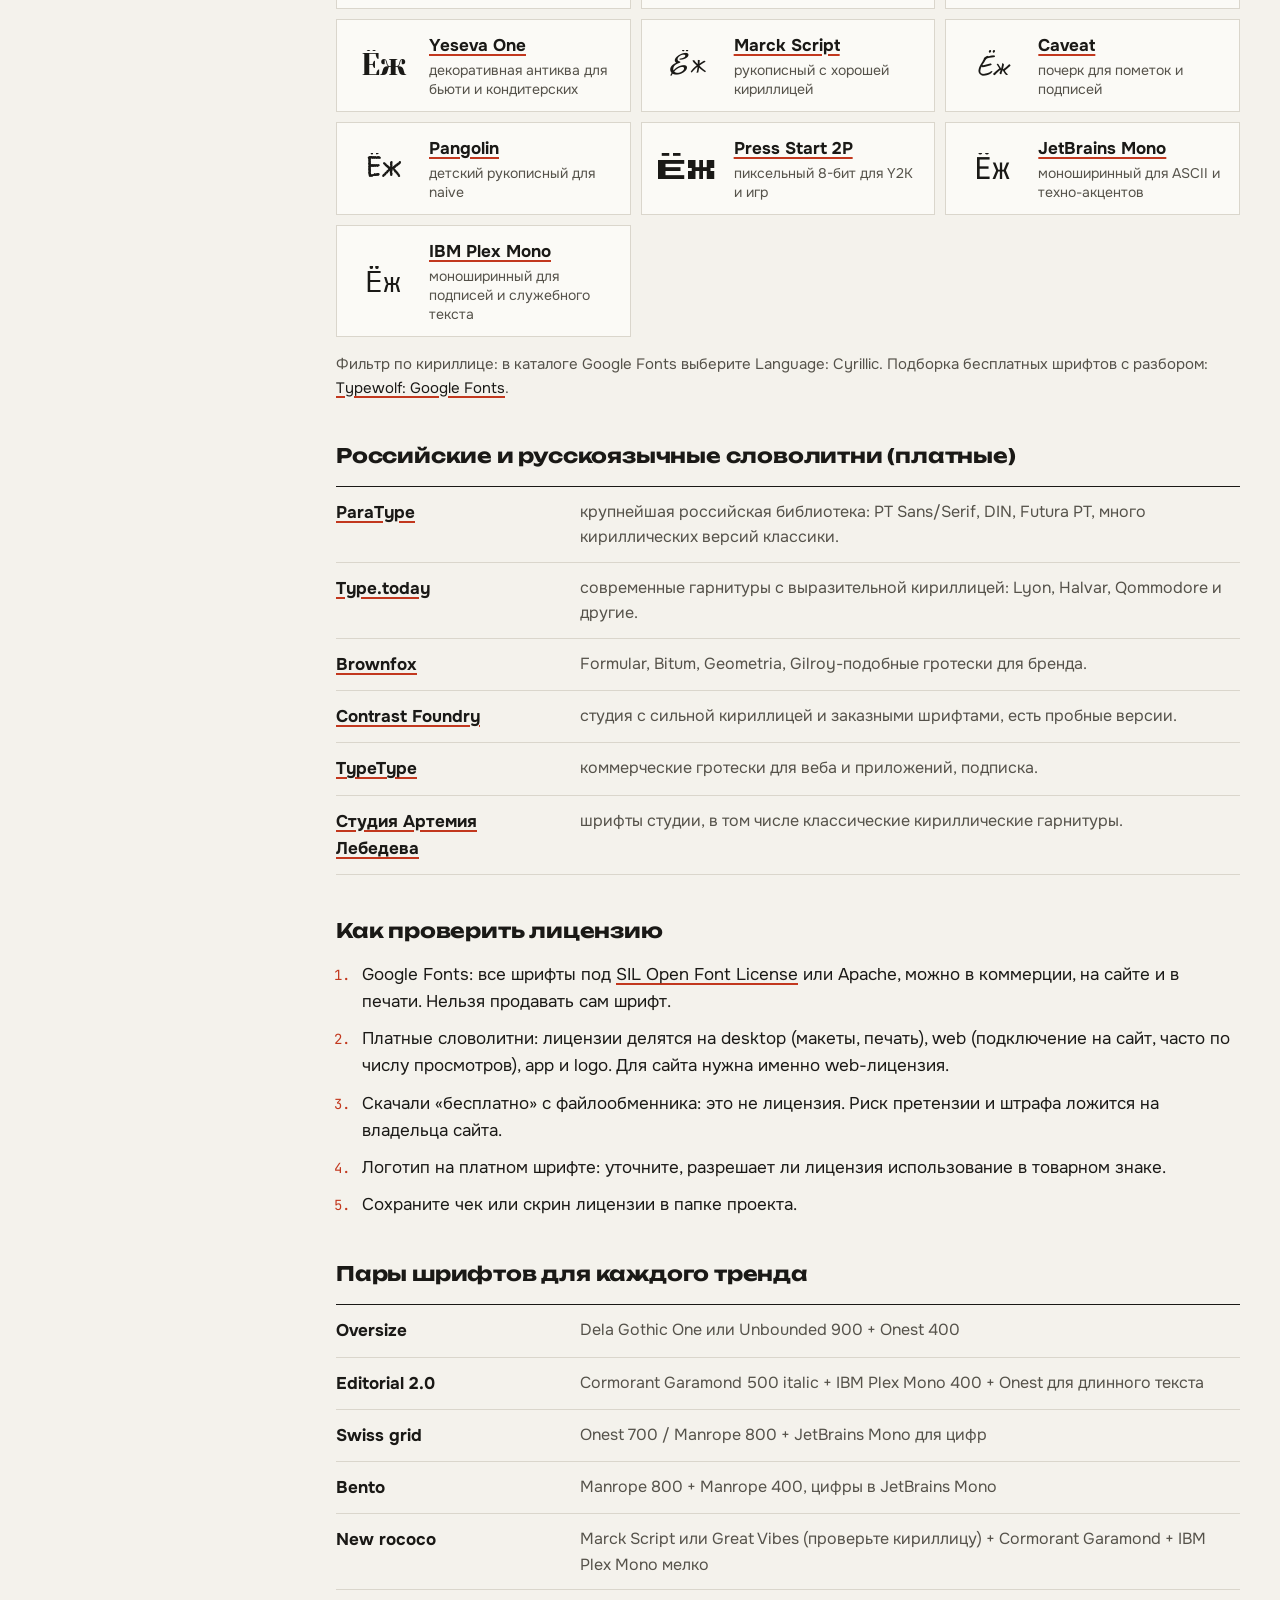
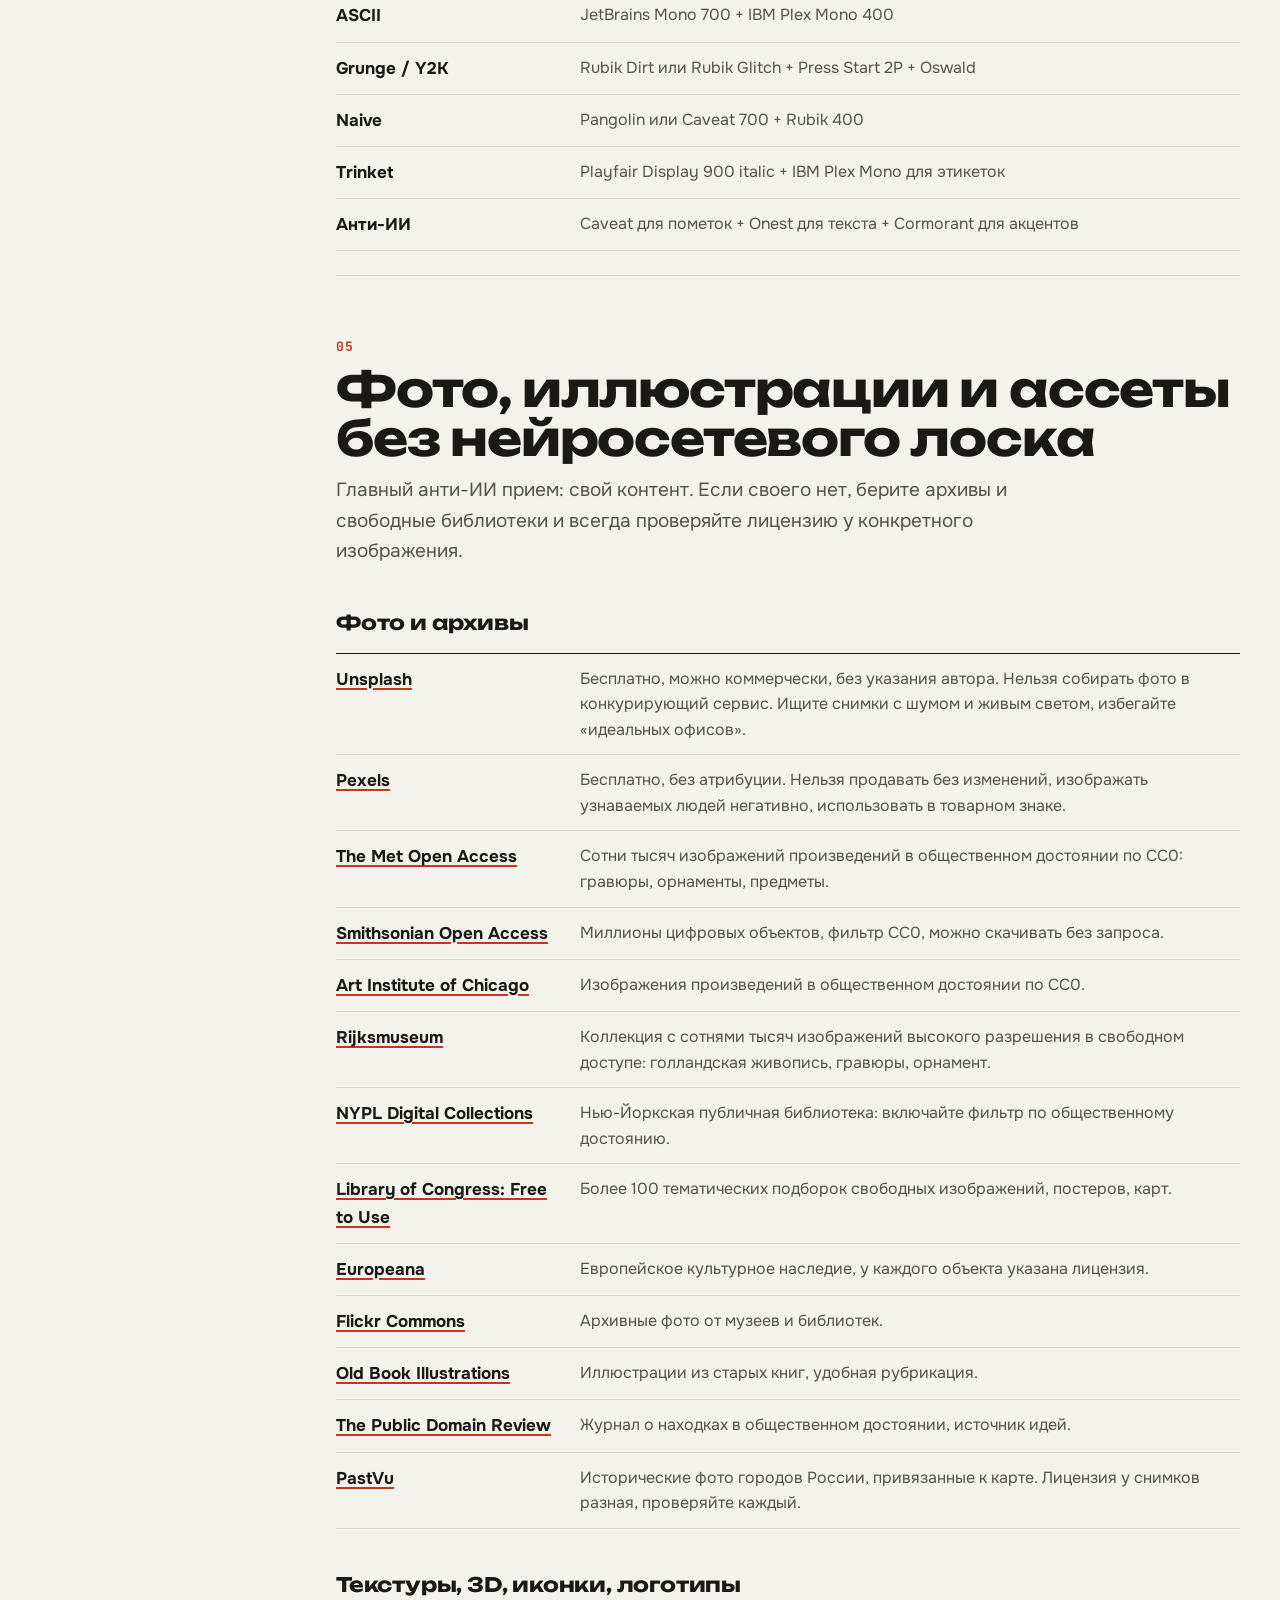
<file: guide/index.html>
<!doctype html>
<html lang="ru">
<head>
<meta charset="utf-8">
<meta name="viewport" content="width=device-width,initial-scale=1">
<title>Сайты и лендинги 2026</title>
<meta name="description" content="Гайдбук-памятка для маркетологов: тренды, галереи, анимации, шрифты, ассеты, анти-ИИ чек-лист, лендинг за вечер, промпты, чек-листы и словарь.">
<link rel="stylesheet" href="../assets/fonts/fonts.css">
<style>
:root{--bg:#F4F2EC;--paper:#FBFAF6;--ink:#1A1916;--ink2:#55524A;--line:#DAD6CC;--acc:#C2381E;--acc2:#1F4FD8;--ok:#2F6B3A;--code:#EFECE4;--mark:#FFE9A8;}
@media (prefers-color-scheme:dark){:root:not([data-theme="light"]){--bg:#151513;--paper:#1D1D1A;--ink:#ECE8DE;--ink2:#A39F94;--line:#34322D;--acc:#FF7A5C;--acc2:#8CA8FF;--ok:#7CC489;--code:#24231F;--mark:#4A3F17;}}
:root[data-theme="dark"]{--bg:#151513;--paper:#1D1D1A;--ink:#ECE8DE;--ink2:#A39F94;--line:#34322D;--acc:#FF7A5C;--acc2:#8CA8FF;--ok:#7CC489;--code:#24231F;--mark:#4A3F17;}
*{box-sizing:border-box}
html{scroll-behavior:smooth;-webkit-text-size-adjust:100%}
@media (prefers-reduced-motion:reduce){html{scroll-behavior:auto}}
body{margin:0;background:var(--bg);color:var(--ink);font:17px/1.6 'Onest',system-ui,sans-serif;overflow-x:hidden}
a{color:var(--ink);text-decoration-color:var(--acc);text-underline-offset:3px;text-decoration-thickness:1.5px}
a:hover{color:var(--acc)}
code{font-family:'JetBrains Mono',monospace;font-size:.85em;background:var(--code);padding:1px 5px;border-radius:3px}
.wrap0{max-width:1280px;margin:0 auto;padding:0 16px}@media(min-width:1000px){.wrap0{padding:0 40px}}
.wrap{max-width:1280px;margin:0 auto;padding:0 16px;display:block}
@media(min-width:1000px){.wrap{display:grid;grid-template-columns:240px minmax(0,1fr);gap:56px;padding:0 40px}}
/* masthead */
.mast{padding:40px 0 32px;border-bottom:1px solid var(--ink)}
.kicker{font:500 12px/1.4 'JetBrains Mono',monospace;letter-spacing:.08em;text-transform:uppercase;color:var(--ink2);display:flex;flex-wrap:wrap;gap:6px 18px}
.mast h1{font-family:'Unbounded',sans-serif;font-weight:900;font-size:clamp(40px,8.4vw,112px);line-height:.92;letter-spacing:-.035em;margin:18px 0 0}
.mast h1 em{font-family:'Cormorant Garamond',serif;font-style:italic;font-weight:500;letter-spacing:-.01em;color:var(--acc)}
.mast .intro{max-width:640px;font-size:19px;margin:22px 0 0;color:var(--ink2)}
.mast .scrib{font-family:'Caveat',cursive;font-size:26px;color:var(--acc);transform:rotate(-2deg);display:inline-block;margin-top:10px}
/* toc */
.toc{position:relative}
.toc-inner{padding:28px 0 8px}
@media(min-width:1000px){.toc-inner{position:sticky;top:0;max-height:100vh;overflow:auto;padding:40px 0}}
.toc h2{font:600 12px 'JetBrains Mono',monospace;letter-spacing:.1em;text-transform:uppercase;color:var(--ink2);margin:0 0 10px}
.toc ol{list-style:none;margin:0;padding:0;display:grid;grid-template-columns:1fr 1fr;gap:0 16px}
@media(min-width:1000px){.toc ol{grid-template-columns:1fr}}
.toc a{display:flex;gap:10px;padding:7px 0;border-bottom:1px solid var(--line);text-decoration:none;font-size:15px;line-height:1.3}
.toc a span{font:12px/1.6 'JetBrains Mono',monospace;color:var(--ink2);min-width:20px}
.toc a.on{color:var(--acc)} .toc a.on span{color:var(--acc)}
.toc .meta{font:12px/1.5 'JetBrains Mono',monospace;color:var(--ink2);margin-top:18px}
.theme{margin-top:14px;font:12px 'JetBrains Mono',monospace;background:none;border:1px solid var(--line);color:var(--ink);padding:6px 10px;cursor:pointer;border-radius:2px}
main{min-width:0}
/* sections */
.sec{padding:56px 0 24px;border-bottom:1px solid var(--line)}
.sec-head{margin-bottom:28px}
.sec-num{font:700 13px 'JetBrains Mono',monospace;color:var(--acc);letter-spacing:.06em}
.sec h2{font-family:'Unbounded',sans-serif;font-weight:700;font-size:clamp(28px,4.2vw,48px);line-height:1.02;letter-spacing:-.025em;margin:6px 0 12px;max-width:900px}
.lead{font-size:19px;color:var(--ink2);max-width:720px;margin:0}
h3.sub{font-family:'Unbounded',sans-serif;font-size:20px;font-weight:700;letter-spacing:-.01em;margin:40px 0 14px}
h4{font:600 12px/1.4 'JetBrains Mono',monospace;letter-spacing:.08em;text-transform:uppercase;color:var(--ink2);margin:0 0 8px}
h4.ok{color:var(--ok)} h4.no{color:var(--acc);margin-top:16px}
.muted{color:var(--ink2);font-size:15px}
.note{border-left:3px solid var(--acc);padding:4px 0 4px 16px;margin:24px 0;font-size:16px}
/* chips */
.chips{display:flex;flex-wrap:wrap;gap:8px;margin:0 0 28px}
.chips a{font-size:14px;text-decoration:none;border:1px solid var(--line);padding:5px 11px;border-radius:999px;background:var(--paper)}
.chips a:hover{border-color:var(--acc)}
/* trend */
.trend{background:var(--paper);border:1px solid var(--line);padding:24px 20px;margin:0 0 20px;scroll-margin-top:16px}
@media(min-width:700px){.trend{padding:32px 36px}}
.trend-top{display:flex;flex-wrap:wrap;align-items:baseline;gap:4px 14px;margin-bottom:8px}
.tnum{font:700 13px 'JetBrains Mono',monospace;color:var(--acc)}
.trend h3{font-family:'Unbounded',sans-serif;font-size:clamp(22px,2.6vw,30px);font-weight:700;letter-spacing:-.02em;margin:0;line-height:1.1}
.tshort{font-family:'Cormorant Garamond',serif;font-style:italic;font-size:22px;color:var(--ink2)}
.trend>p{max-width:760px;margin:6px 0 20px}
.trend-grid{display:grid;gap:20px;border-top:1px solid var(--line);padding-top:18px}
@media(min-width:760px){.trend-grid{grid-template-columns:1fr 1fr;gap:36px}}
.trend-grid p{margin:0;font-size:16px}
ul.dots{margin:0;padding:0;list-style:none;font-size:16px}
ul.dots li{padding-left:18px;position:relative;margin:0 0 5px}
ul.dots li::before{content:"";position:absolute;left:2px;top:.62em;width:7px;height:7px;background:var(--acc);border-radius:50%}
.refs{margin-top:20px;border-top:1px solid var(--line);padding-top:16px}
.refs ul{list-style:none;margin:0;padding:0;display:grid;gap:6px}
@media(min-width:760px){.refs ul{grid-template-columns:1fr 1fr;column-gap:36px}}
.refs li{font-size:15px;line-height:1.4;display:flex;flex-direction:column}
.host{font:11px 'JetBrains Mono',monospace;color:var(--ink2)}
.to-prompt{display:inline-block;margin-top:18px;font:600 13px 'JetBrains Mono',monospace;color:var(--acc)}
/* rows */
.rows{margin:0;border-top:1px solid var(--ink)}
.row{display:grid;gap:2px 24px;padding:12px 0;border-bottom:1px solid var(--line)}
@media(min-width:700px){.row{grid-template-columns:220px 1fr}}
.row dt{font-weight:600}
.row dd{margin:0;color:var(--ink2);font-size:16px}
/* libs */
.libs{display:grid;gap:12px}
@media(min-width:760px){.libs{grid-template-columns:1fr 1fr}}
.lib{background:var(--paper);border:1px solid var(--line);padding:18px 20px}
.lib-top{display:flex;justify-content:space-between;gap:10px;align-items:baseline}
.lib h4{font:700 17px 'Onest',sans-serif;letter-spacing:0;text-transform:none;color:var(--ink);margin:0 0 6px}
.lvl{font:11px 'JetBrains Mono',monospace;color:var(--ink2);white-space:nowrap;border:1px solid var(--line);padding:2px 6px}
.lib p{margin:0 0 6px;font-size:15px}
/* reactbits */
ol.rb{list-style:none;margin:0;padding:0;border-top:1px solid var(--ink);counter-reset:rb}
ol.rb li{counter-increment:rb;display:grid;grid-template-columns:34px 1fr;gap:0 10px;padding:10px 0;border-bottom:1px solid var(--line)}
ol.rb li::before{content:counter(rb,decimal-leading-zero);font:12px/1.9 'JetBrains Mono',monospace;color:var(--ink2);grid-row:span 2}
@media(min-width:760px){ol.rb li{grid-template-columns:34px 190px 130px 1fr}ol.rb li::before{grid-row:auto}}
.rb-name{font-weight:600}
.rb-cat{font:11px/2 'JetBrains Mono',monospace;color:var(--ink2)}
.rb-what{color:var(--ink2);font-size:15px;grid-column:2/-1}
@media(min-width:760px){.rb-what{grid-column:auto}}
/* fonts */
.fonts{display:grid;gap:10px}
@media(min-width:600px){.fonts{grid-template-columns:1fr 1fr}}
@media(min-width:1200px){.fonts{grid-template-columns:1fr 1fr 1fr}}
.font{display:flex;gap:14px;align-items:center;background:var(--paper);border:1px solid var(--line);padding:12px 14px}
.specimen{font-size:30px;line-height:1;width:64px;flex:none;white-space:nowrap;overflow:hidden;text-align:center}
.font a{font-weight:600}
.font p{margin:2px 0 0;font-size:14px;color:var(--ink2);line-height:1.35}
ol.steps-s{padding-left:22px;margin:0}
ol.steps-s li{margin:0 0 10px;padding-left:4px}
ol.steps-s li::marker{font-family:'JetBrains Mono',monospace;color:var(--acc);font-size:14px}
/* anti-ai */
ol.aic{list-style:none;margin:0;padding:0;counter-reset:a}
ol.aic li{counter-increment:a;display:grid;gap:4px 28px;padding:14px 0;border-bottom:1px solid var(--line)}
@media(min-width:760px){ol.aic li{grid-template-columns:1fr 1fr}}
ol.aic label{display:flex;gap:12px;cursor:pointer;font-weight:600}
ol.aic label::before{content:counter(a,decimal-leading-zero);font:12px/1.9 'JetBrains Mono',monospace;color:var(--ink2);order:-2}
ol.aic .fix{color:var(--ink2);font-size:16px;padding-left:46px}
@media(min-width:760px){ol.aic .fix{padding-left:0}}
ol.aic input:checked+.bad{text-decoration:line-through;text-decoration-color:var(--acc);text-decoration-thickness:2px}
input[type=checkbox]{appearance:none;-webkit-appearance:none;flex:none;width:20px;height:20px;border:1.5px solid var(--ink);border-radius:2px;margin:3px 0 0;background:var(--paper);display:grid;place-content:center;cursor:pointer;order:-1}
input[type=checkbox]::after{content:"";width:11px;height:6px;border-left:2.5px solid var(--acc);border-bottom:2.5px solid var(--acc);transform:rotate(-45deg) translate(1px,-1px) scale(0);transition:transform .15s}
input[type=checkbox]:checked::after{transform:rotate(-45deg) translate(1px,-1px) scale(1)}
input[type=checkbox]:focus-visible{outline:2px solid var(--acc2);outline-offset:2px}
/* evening */
ol.evening{list-style:none;margin:0;padding:0;counter-reset:e;border-left:1px solid var(--ink);margin-left:14px}
ol.evening li{counter-increment:e;position:relative;padding:0 0 22px 30px}
ol.evening li::before{content:counter(e);position:absolute;left:-15px;top:0;width:30px;height:30px;border-radius:50%;background:var(--bg);border:1px solid var(--ink);font:700 13px/28px 'JetBrains Mono',monospace;text-align:center}
ol.evening h4{font:700 18px/1.3 'Onest',sans-serif;text-transform:none;letter-spacing:0;color:var(--ink);margin:2px 0 4px}
ol.evening p{margin:0;font-size:16px;max-width:760px}
/* prompts */
.tpl{background:var(--paper);border:1px dashed var(--ink2);padding:12px 16px;margin-bottom:20px}
.tpl summary{cursor:pointer;font-weight:600}
pre{font:13.5px/1.6 'JetBrains Mono',monospace;white-space:pre-wrap;word-break:break-word;margin:10px 0 0;color:var(--ink)}
.prompt{border:1px solid var(--line);background:var(--paper);margin:0 0 14px;scroll-margin-top:16px}
.prompt-top{display:flex;justify-content:space-between;align-items:center;gap:12px;padding:12px 16px;border-bottom:1px solid var(--line)}
.prompt h3{font:700 16px 'Onest',sans-serif;margin:0}
.prompt pre{margin:0;padding:14px 16px 18px;background:var(--code)}
.copy,.reset{font:600 12px 'JetBrains Mono',monospace;border:1px solid var(--ink);background:var(--ink);color:var(--bg);padding:7px 12px;cursor:pointer;border-radius:2px;white-space:nowrap}
.copy.done{background:var(--ok);border-color:var(--ok)}
.reset{background:none;color:var(--ink2);border-color:var(--line);margin-top:12px}
/* checklists */
.cls{display:grid;gap:16px}
@media(min-width:900px){.cls{grid-template-columns:1fr 1fr}}
.cl{background:var(--paper);border:1px solid var(--line);padding:20px}
.cl-top{display:flex;justify-content:space-between;align-items:baseline;gap:10px;margin-bottom:8px}
.cl h3{font-family:'Unbounded',sans-serif;font-size:17px;margin:0}
.cnt{font:12px 'JetBrains Mono',monospace;color:var(--acc)}
.cl ul{list-style:none;margin:0;padding:0}
.cl li{border-bottom:1px solid var(--line)}
.cl label{display:flex;gap:12px;padding:9px 0;font-size:15.5px;line-height:1.45;cursor:pointer}
.cl input:checked+span{color:var(--ink2)}
/* glossary */
.gloss{margin:0;display:grid;gap:0 40px}
@media(min-width:760px){.gloss{grid-template-columns:1fr 1fr}}
.gloss div{padding:10px 0;border-bottom:1px solid var(--line)}
.gloss dt{font-weight:700;display:inline}
.gloss dt::after{content:": "}
.gloss dd{display:inline;margin:0;color:var(--ink2);font-size:16px}
footer.end{padding:40px 0 60px;font:13px/1.6 'JetBrains Mono',monospace;color:var(--ink2)}
.top{position:fixed;right:16px;bottom:16px;width:44px;height:44px;border-radius:50%;border:1px solid var(--ink);background:var(--paper);color:var(--ink);cursor:pointer;display:grid;place-items:center;opacity:0;pointer-events:none;transition:opacity .2s}
.top.show{opacity:1;pointer-events:auto}
@media print{.toc,.copy,.reset,.top,.theme{display:none}.wrap{display:block}.trend,.prompt,.cl{break-inside:avoid}}
</style>
</head>
<body>
<div class="wrap0"><header class="mast">
<div class="kicker"><span>Гайдбук к лекции</span><span>Для маркетологов</span><span>Версия 21.10.2026</span></div>
<h1>Сайты и лендинги <em>в&nbsp;2026</em></h1>
<p class="intro">Справочник, к которому можно вернуться после лекции: какие стили сейчас работают, где брать референсы, шрифты и фото, как собрать лендинг с нейросетью за вечер и не получить очередной ИИ-шаблон.</p>
<span class="scrib">сделано руками, проверено вручную</span>
</header>
</div>
<div class="wrap">
<aside class="toc"><div class="toc-inner">
<h2>Содержание</h2>
<ol><li><a href="#trends"><span>01</span>Тренды 2026</a></li><li><a href="#galleries"><span>02</span>Галереи</a></li><li><a href="#motion"><span>03</span>Анимации</a></li><li><a href="#fonts"><span>04</span>Шрифты</a></li><li><a href="#assets"><span>05</span>Фото и ассеты</a></li><li><a href="#antiai"><span>06</span>Анти-ИИ чек-лист</a></li><li><a href="#evening"><span>07</span>Лендинг за вечер</a></li><li><a href="#prompts"><span>08</span>Промпты по стилям</a></li><li><a href="#checklists"><span>09</span>Чек-листы</a></li><li><a href="#glossary"><span>10</span>Словарь</a></li></ol>
<div class="meta">Ссылки проверены 21.10.2026<br>159 ссылок</div>
<button class="theme" type="button">Светлая / темная</button>
</div></aside>
<main>
<section id="trends" class="sec"><header class="sec-head"><span class="sec-num">01</span><h2>Тренды 2026 и где смотреть живые примеры</h2><p class="lead">Десять направлений, которые стоит знать маркетологу. Для каждого: что это, признаки, где уместно и где нет, и проверенные ссылки на живые примеры.</p></header><nav class="chips" aria-label="Тренды"><a href="#t-oversize">Oversize типографика</a><a href="#t-editorial">Editorial design 2.0</a><a href="#t-swiss">Модульная типографика / Swiss grid</a><a href="#t-bento">Bento box</a><a href="#t-rococo">New rococo</a><a href="#t-ascii">ASCII art</a><a href="#t-grunge">Punk grunge / Y2K grunge</a><a href="#t-naive">Naive design</a><a href="#t-trinket">Trinket design</a><a href="#t-antiai">Анти-ИИ: главный тренд</a></nav><article class="trend" id="t-oversize">
<div class="trend-top"><span class="tnum">1.1</span><h3>Oversize типографика</h3><span class="tshort">Заголовок как главный визуал</span></div>
<p>Текст становится главной картинкой экрана: заголовок на 15-30% высоты вьюпорта, слова режутся краем экрана, буквы перекрывают фото. Вместо стоковой иллюстрации работает одна сильная фраза, набранная крупно и с характером.</p>
<div class="trend-grid">
<div><h4>Признаки</h4><ul class="dots"><li>кегль заголовка от 120 до 400 px на десктопе, <code>clamp()</code> для телефона</li><li>1-2 шрифта, часто узкий гротеск или широкий акцидентный</li><li>плотный трекинг, интерлиньяж 0.85-0.95</li><li>мало цветов, много воздуха вокруг текста</li></ul></div>
<div><h4 class="ok">Когда использовать</h4><p>Запуски, мероприятия, бренды одежды, агентства, медиа, личные бренды экспертов: там, где оффер можно сказать в 3-5 словах.</p><h4 class="no">Когда не использовать</h4><p>Сложные B2B-продукты с длинным оффером, сайты для старшей аудитории, страницы, где важно сразу показать товар (ритейл, недвижимость).</p></div>
</div>
<div class="refs"><h4>Референсы</h4><ul><li><a href="https://www.awwwards.com/websites/typography/" target="_blank" rel="noopener">Awwwards: тег Typography</a><span class="host">awwwards.com</span></li><li><a href="https://www.siteinspire.com/websites/category/typographic" target="_blank" rel="noopener">Siteinspire: категория Typographic</a><span class="host">siteinspire.com</span></li><li><a href="https://www.typewolf.com/site-of-the-day" target="_blank" rel="noopener">Typewolf: Site of the Day</a><span class="host">typewolf.com</span></li><li><a href="https://whitney.org/" target="_blank" rel="noopener">Whitney Museum (крупный шрифт как айдентика)</a><span class="host">whitney.org</span></li><li><a href="https://creativebloq.com/design/graphic-design/texture-warmth-and-tactile-rebellion-the-big-graphic-design-trends-for-2026" target="_blank" rel="noopener">Creative Bloq: тренды 2026, раздел Type as design</a><span class="host">creativebloq.com</span></li></ul></div>
<a class="to-prompt" href="#p-oversize">Промпт стиля для этого тренда</a>
</article><article class="trend" id="t-editorial">
<div class="trend-top"><span class="tnum">1.2</span><h3>Editorial design 2.0</h3><span class="tshort">Сайт как журнальный разворот</span></div>
<p>Лендинг верстается как журнал: колонки, буквицы, подписи к фото, номера разделов, длинные тексты, которые хочется читать. Версия 2.0 добавляет к печатной логике скролл-анимации, интерактивные сноски и смешение антиквы с моноширинным шрифтом.</p>
<div class="trend-grid">
<div><h4>Признаки</h4><ul class="dots"><li>контраст антиквы (заголовки) и гротеска или моно (служебный текст)</li><li>асимметричные колонки, поля, подписи, выноски</li><li>фото с реальными подписями и авторством</li><li>номера страниц, рубрики, даты как элементы дизайна</li></ul></div>
<div><h4 class="ok">Когда использовать</h4><p>Экспертные услуги, бутик-отели, рестораны, архитектура, образование, бренды с историей, лонгриды и спецпроекты.</p><h4 class="no">Когда не использовать</h4><p>Быстрые офферы для холодного трафика (акции, доставка, такси), когда у вас нет текстов и фото уровня журнала.</p></div>
</div>
<div class="refs"><h4>Референсы</h4><ul><li><a href="https://www.awwwards.com/websites/magazine-newspaper-blog/" target="_blank" rel="noopener">Awwwards: Magazine / Newspaper / Blog</a><span class="host">awwwards.com</span></li><li><a href="https://pudding.cool/" target="_blank" rel="noopener">The Pudding: визуальные эссе</a><span class="host">pudding.cool</span></li><li><a href="https://www.kinfolk.com/" target="_blank" rel="noopener">Kinfolk</a><span class="host">kinfolk.com</span></li><li><a href="https://www.apartamentomagazine.com/" target="_blank" rel="noopener">Apartamento</a><span class="host">apartamentomagazine.com</span></li><li><a href="https://www.itsnicethat.com/" target="_blank" rel="noopener">It&#x27;s Nice That</a><span class="host">itsnicethat.com</span></li></ul></div>
<a class="to-prompt" href="#p-editorial">Промпт стиля для этого тренда</a>
</article><article class="trend" id="t-swiss">
<div class="trend-top"><span class="tnum">1.3</span><h3>Модульная типографика / Swiss grid</h3><span class="tshort">Строгая сетка как характер</span></div>
<p>Наследник швейцарского интернационального стиля: видимая модульная сетка, гротеск, флаговый набор, крупные номера, цвет как сигнал. Порядок выглядит не скучно, а уверенно, потому что сетку не прячут, а показывают.</p>
<div class="trend-grid">
<div><h4>Признаки</h4><ul class="dots"><li>12-колоночная сетка, иногда с видимыми линейками</li><li>один гротеск в 2-3 начертаниях, выключка влево</li><li>крупные цифры, таблицы, списки как графика</li><li>1 акцентный цвет (красный, синий, оранжевый) на белом или черном</li></ul></div>
<div><h4 class="ok">Когда использовать</h4><p>B2B, архитектура, инженерия, финтех, мебель, образовательные программы, конференции, всё, где важны ясность и доверие.</p><h4 class="no">Когда не использовать</h4><p>Детские товары, эмоциональные покупки, бьюти, где нужна мягкость и тактильность.</p></div>
</div>
<div class="refs"><h4>Референсы</h4><ul><li><a href="https://www.siteinspire.com/websites/category/grid-layout" target="_blank" rel="noopener">Siteinspire: Grid Layout</a><span class="host">siteinspire.com</span></li><li><a href="https://www.vitsoe.com/" target="_blank" rel="noopener">Vitsœ (мебель Дитера Рамса)</a><span class="host">vitsoe.com</span></li><li><a href="https://www.grillitype.com/" target="_blank" rel="noopener">Grilli Type (швейцарская словолитня)</a><span class="host">grillitype.com</span></li><li><a href="https://swissted.com/" target="_blank" rel="noopener">Swissted: концертные постеры в швейцарском стиле</a><span class="host">swissted.com</span></li><li><a href="https://www.pentagram.com/" target="_blank" rel="noopener">Pentagram</a><span class="host">pentagram.com</span></li></ul></div>
<a class="to-prompt" href="#p-swiss">Промпт стиля для этого тренда</a>
</article><article class="trend" id="t-bento">
<div class="trend-top"><span class="tnum">1.4</span><h3>Bento box</h3><span class="tshort">Сетка из разных по размеру плиток</span></div>
<p>Контент раскладывается по плиткам разного размера, как еда в японском ланч-боксе. Каждая плитка несет одну мысль: цифру, скрин, отзыв, фичу. Стиль популяризировали презентации Apple, сейчас это стандарт продуктовых страниц.</p>
<div class="trend-grid">
<div><h4>Признаки</h4><ul class="dots"><li>CSS Grid с плитками 1x1, 2x1, 2x2</li><li>одна большая главная плитка и несколько мелких</li><li>в каждой плитке свой мини-визуал: цифра, график, скрин</li><li>одинаковые отступы и радиусы, но разное наполнение</li></ul></div>
<div><h4 class="ok">Когда использовать</h4><p>SaaS, приложения, гаджеты, продуктовые запуски, портфолио, страница «о компании» с цифрами.</p><h4 class="no">Когда не использовать</h4><p>Когда у вас мало контента (пустые плитки видны сразу), эмоциональные истории, где нужна линейная драматургия. И главное: не делайте все плитки одинаковыми с иконкой в кружке, это уже ИИ-шаблон.</p></div>
</div>
<div class="refs"><h4>Референсы</h4><ul><li><a href="https://bentogrids.com/" target="_blank" rel="noopener">BentoGrids: коллекция примеров</a><span class="host">bentogrids.com</span></li><li><a href="https://www.lapa.ninja/category/bento-grid/" target="_blank" rel="noopener">Lapa Ninja: категория Bento Grid</a><span class="host">lapa.ninja</span></li><li><a href="https://onepagelove.com/tag/bento" target="_blank" rel="noopener">One Page Love: тег Bento</a><span class="host">onepagelove.com</span></li><li><a href="https://linear.app/" target="_blank" rel="noopener">Linear</a><span class="host">linear.app</span></li><li><a href="https://www.saasframe.io/blog/the-bento-layout-trend" target="_blank" rel="noopener">SaaSFrame: разбор тренда bento</a><span class="host">saasframe.io</span></li></ul></div>
<a class="to-prompt" href="#p-bento">Промпт стиля для этого тренда</a>
</article><article class="trend" id="t-rococo">
<div class="trend-top"><span class="tnum">1.5</span><h3>New rococo</h3><span class="tshort">Орнамент, каллиграфия, романтика</span></div>
<p>Возвращение декоративности: каллиграфические росчерки, рамки, орнамент, кружево, жемчуг, старинные гравюры поверх современной фотографии. В прогнозе Creative Market на 2026 год близкий тренд называется Rococo Romance.</p>
<div class="trend-grid">
<div><h4>Признаки</h4><ul class="dots"><li>каллиграфический или контрастный антиквенный шрифт</li><li>орнаментальные рамки, виньетки, гравюры из музейных архивов</li><li>пудровые, молочные, глубокие зеленые и бордовые тона</li><li>контраст: барочная рамка и нарочито простое фото со смартфона</li></ul></div>
<div><h4 class="ok">Когда использовать</h4><p>Бьюти, ювелирка, парфюмерия, свадьбы, кондитерские, чай и кофе, бутики, культурные события.</p><h4 class="no">Когда не использовать</h4><p>Технологичные продукты, B2B, финансы, медицина. Плохо работает и при слабой фотографии: орнамент не спасает дешевый кадр.</p></div>
</div>
<div class="refs"><h4>Референсы</h4><ul><li><a href="https://www.accessnewswire.com/newsroom/en/computers-technology-and-internet/the-future-of-design-creative-market-releases-2026-trend-forecast-1135565" target="_blank" rel="noopener">Creative Market: прогноз трендов 2026 (Rococo Romance)</a><span class="host">accessnewswire.com</span></li><li><a href="https://www.metmuseum.org/art/collection/search?q=rococo&amp;showOnly=openAccess" target="_blank" rel="noopener">The Met: поиск «rococo» по коллекции</a><span class="host">metmuseum.org</span></li><li><a href="https://www.laduree.com/" target="_blank" rel="noopener">Maison Ladurée</a><span class="host">laduree.com</span></li><li><a href="https://www.awwwards.com/websites/luxury/" target="_blank" rel="noopener">Awwwards: категория Luxury</a><span class="host">awwwards.com</span></li></ul></div>
<a class="to-prompt" href="#p-rococo">Промпт стиля для этого тренда</a>
</article><article class="trend" id="t-ascii">
<div class="trend-top"><span class="tnum">1.6</span><h3>ASCII art</h3><span class="tshort">Картинки из символов</span></div>
<p>Изображения, логотипы и фоны собираются из текстовых символов, как в терминале. В 2026 это не ностальгия, а способ показать технологичность без глянцевого 3D: живые ASCII-фоны, видео, переведенное в символы, моноширинные интерфейсы.</p>
<div class="trend-grid">
<div><h4>Признаки</h4><ul class="dots"><li>моноширинный шрифт везде или в акцентах</li><li>анимированные фоны из символов, «бегущий» терминал</li><li>ограниченная палитра: черный, зеленый, янтарный или белый</li><li>курсор, мигающий caret, интерфейс в духе консоли</li></ul></div>
<div><h4 class="ok">Когда использовать</h4><p>IT, dev-инструменты, кибербезопасность, хакатоны, музыкальные лейблы, игровые студии, крипто и финтех с характером.</p><h4 class="no">Когда не использовать</h4><p>Массовый потребитель, бьюти, еда, медицина. Длинные тексты моноширинным шрифтом тяжело читать, держите его для акцентов.</p></div>
</div>
<div class="refs"><h4>Референсы</h4><ul><li><a href="https://ascii.rest/" target="_blank" rel="noopener">ascii.rest: 240 анимированных ASCII-работ, MIT</a><span class="host">ascii.rest</span></li><li><a href="https://play.ertdfgcvb.xyz/" target="_blank" rel="noopener">Play: ASCII-песочница ertdfgcvb</a><span class="host">play.ertdfgcvb.xyz</span></li><li><a href="https://www.asciiart.eu/" target="_blank" rel="noopener">ASCII Art Archive</a><span class="host">asciiart.eu</span></li><li><a href="https://reactbits.dev/text-animations/ascii-text" target="_blank" rel="noopener">React Bits: ASCII Text</a><span class="host">reactbits.dev</span></li><li><a href="https://goodinternetmagazine.com/ascii-art-is-an-art-born-from-limitations" target="_blank" rel="noopener">Good Internet Magazine: ASCII art is an art born from limitations</a><span class="host">goodinternetmagazine.com</span></li></ul></div>
<a class="to-prompt" href="#p-ascii">Промпт стиля для этого тренда</a>
</article><article class="trend" id="t-grunge">
<div class="trend-top"><span class="tnum">1.7</span><h3>Punk grunge / Y2K grunge</h3><span class="tshort">Ксерокс, скотч, хром и шум</span></div>
<p>Эстетика зинов, флаеров и сайтов начала 2000-х: ксерокопированные текстуры, рваная бумага, скотч, хромированные буквы, пиксельные шрифты, намеренная грязь. Это протест против гладких шаблонов, поэтому стиль хорошо держит молодую аудиторию.</p>
<div class="trend-grid">
<div><h4>Признаки</h4><ul class="dots"><li>текстуры ксерокса, зерно, сканы бумаги</li><li>деформированные, грязные или пиксельные шрифты</li><li>наклоненные блоки, наложения, стикеры</li><li>кислотные акценты на черном, хром, градиенты Y2K</li></ul></div>
<div><h4 class="ok">Когда использовать</h4><p>Музыка, фестивали, стритвир, барбершопы, тату, бары, молодежные медиа, мерч, игры.</p><h4 class="no">Когда не использовать</h4><p>Банки, медицина, юристы, премиум для 40+, любые ниши, где важна предсказуемость и спокойствие.</p></div>
</div>
<div class="refs"><h4>Референсы</h4><ul><li><a href="https://www.webdesignmuseum.org/gallery/style-grunge-or-y2k-aesthetic/year-2001-or-2002" target="_blank" rel="noopener">Web Design Museum: стили Grunge и Y2K</a><span class="host">webdesignmuseum.org</span></li><li><a href="https://brutalistwebsites.com/" target="_blank" rel="noopener">Brutalist Websites</a><span class="host">brutalistwebsites.com</span></li><li><a href="https://www.awwwards.com/websites/retro/" target="_blank" rel="noopener">Awwwards: тег Retro</a><span class="host">awwwards.com</span></li><li><a href="https://poolsuite.net/" target="_blank" rel="noopener">Poolsuite: интернет-радио в эстетике ретро-ОС</a><span class="host">poolsuite.net</span></li><li><a href="https://www.nts.live/" target="_blank" rel="noopener">NTS Radio</a><span class="host">nts.live</span></li></ul></div>
<a class="to-prompt" href="#p-grunge">Промпт стиля для этого тренда</a>
</article><article class="trend" id="t-naive">
<div class="trend-top"><span class="tnum">1.8</span><h3>Naive design</h3><span class="tshort">Как будто нарисовал ребенок</span></div>
<p>Нарочито простые рисунки от руки, кривые линии, детские цвета, рукописные подписи. Наивность снимает дистанцию: бренд выглядит человечным и не пытается казаться корпорацией.</p>
<div class="trend-grid">
<div><h4>Признаки</h4><ul class="dots"><li>иллюстрации маркером, мелками, кривым контуром</li><li>рукописный шрифт в акцентах, простой гротеск в тексте</li><li>яркие локальные цвета без градиентов</li><li>неровные формы кнопок и рамок, «дрожащие» линии</li></ul></div>
<div><h4 class="ok">Когда использовать</h4><p>Детские товары, кафе и пекарни, локальные бренды, НКО, образование, приложения для привычек, корм для животных.</p><h4 class="no">Когда не использовать</h4><p>Люкс, B2B-enterprise, медицина и финансы, где нужна экспертность. Плохо, если рисунки сделаны нейросетью «под наив»: это видно.</p></div>
</div>
<div class="refs"><h4>Референсы</h4><ul><li><a href="https://www.awwwards.com/websites/illustration/" target="_blank" rel="noopener">Awwwards: тег Illustration</a><span class="host">awwwards.com</span></li><li><a href="https://www.lapa.ninja/category/illustration/" target="_blank" rel="noopener">Lapa Ninja: категория Illustration</a><span class="host">lapa.ninja</span></li><li><a href="https://www.openpeeps.com/" target="_blank" rel="noopener">Open Peeps: рисованные люди, CC0</a><span class="host">openpeeps.com</span></li><li><a href="https://www.gumroad.com/" target="_blank" rel="noopener">Gumroad</a><span class="host">gumroad.com</span></li><li><a href="https://www.duolingo.com/" target="_blank" rel="noopener">Duolingo</a><span class="host">duolingo.com</span></li></ul></div>
<a class="to-prompt" href="#p-naive">Промпт стиля для этого тренда</a>
</article><article class="trend" id="t-trinket">
<div class="trend-top"><span class="tnum">1.9</span><h3>Trinket design</h3><span class="tshort">Витрина безделушек и архив вещей</span></div>
<p>Повседневные предметы превращаются в музейный каталог: сканы вещей, вырезанные силуэты, номерные этикетки, коллекции на нейтральном фоне. Работает на ностальгии и ощущении «это кто-то собрал руками».</p>
<div class="trend-grid">
<div><h4>Признаки</h4><ul class="dots"><li>предметы, вырезанные по контуру, как стикеры</li><li>подписи-этикетки: номер, год, материал</li><li>свободная сетка-коллекция, предметы с тенью</li><li>бумажная текстура, сканы, штампы</li></ul></div>
<div><h4 class="ok">Когда использовать</h4><p>Магазины винтажа, керамика, хендмейд, сувениры, музеи, кафе, фестивали, бренды с коллекционными продуктами.</p><h4 class="no">Когда не использовать</h4><p>Сервисы без физического продукта, где нечего «собирать», и строгие B2B-ниши.</p></div>
</div>
<div class="refs"><h4>Референсы</h4><ul><li><a href="https://www.kittl.com/blogs/trinket-design-the-archival-aesthetic-taking-over-in-2026/" target="_blank" rel="noopener">Kittl: Trinket Design, архивная эстетика 2026</a><span class="host">kittl.com</span></li><li><a href="https://www.europeana.eu/lv/galleries/25804-design-trend-trinket-design" target="_blank" rel="noopener">Europeana: галерея Design trend: Trinket Design</a><span class="host">europeana.eu</span></li><li><a href="https://www.fastcompany.com/91490547/tiktok-trinket-trading-trend-joy-being-offline" target="_blank" rel="noopener">Fast Company: тренд обмена безделушками</a><span class="host">fastcompany.com</span></li><li><a href="https://www.teenage.engineering/" target="_blank" rel="noopener">teenage engineering: предметный каталог</a><span class="host">teenage.engineering</span></li><li><a href="https://www.awwwards.com/websites/collage/" target="_blank" rel="noopener">Awwwards: поиск «collage»</a><span class="host">awwwards.com</span></li></ul></div>
<a class="to-prompt" href="#p-trinket">Промпт стиля для этого тренда</a>
</article><article class="trend" id="t-antiai">
<div class="trend-top"><span class="tnum">1.10</span><h3>Анти-ИИ: главный тренд</h3><span class="tshort">Видно, что делал человек</span></div>
<p>Реакция на поток одинаковых сгенерированных сайтов. Бренды добавляют следы руки: свои фото, сканы, пометки ручкой, неровности, живые тексты с конкретикой. ИИ можно использовать как инструмент, но результат должен выглядеть авторским.</p>
<div class="trend-grid">
<div><h4>Признаки</h4><ul class="dots"><li>своя фотография вместо стока и сгенерированных картинок</li><li>рукописные пометки, сканы, зерно, бумага</li><li>конкретные цифры, имена, адреса, цены в текстах</li><li>нестандартная сетка и шрифты, которые выбрали осознанно</li></ul></div>
<div><h4 class="ok">Когда использовать</h4><p>Практически всем, особенно малому бизнесу, экспертам, локальным брендам, креативным индустриям.</p><h4 class="no">Когда не использовать</h4><p>Не превращайте «руку» в декор ради декора: криво нарисованная стрелка на пустом шаблоне все равно выглядит шаблоном. Нужна идея и реальный контент.</p></div>
</div>
<div class="refs"><h4>Референсы</h4><ul><li><a href="https://creativebloq.com/design/graphic-design/texture-warmth-and-tactile-rebellion-the-big-graphic-design-trends-for-2026" target="_blank" rel="noopener">Creative Bloq: Anti-AI crafting и другие тренды 2026</a><span class="host">creativebloq.com</span></li><li><a href="https://graphicdesignjunction.com/2026/08/did-the-2026-web-design-trends-predictions-come-true/" target="_blank" rel="noopener">Graphic Design Junction: какие прогнозы 2026 сбылись</a><span class="host">graphicdesignjunction.com</span></li><li><a href="https://www.markt-kom.com/en/?p=246349" target="_blank" rel="noopener">markt-kom: Humans instead of algorithms</a><span class="host">markt-kom.com</span></li><li><a href="https://notbyai.fyi/" target="_blank" rel="noopener">Not By AI: бейджи для human-made контента</a><span class="host">notbyai.fyi</span></li><li><a href="https://www.awwwards.com/websites/handmade/" target="_blank" rel="noopener">Awwwards: поиск «handmade»</a><span class="host">awwwards.com</span></li></ul></div>
<a class="to-prompt" href="#p-antiai">Промпт стиля для этого тренда</a>
</article></section><section id="galleries" class="sec"><header class="sec-head"><span class="sec-num">02</span><h2>Галереи и источники вдохновения</h2><p class="lead">Куда идти за референсами. Собирайте 3-5 примеров в одну доску на Are.na, Cosmos или Savee и показывайте нейросети и подрядчику.</p></header><dl class="rows"><div class="row"><dt><a href="https://www.awwwards.com/websites/" target="_blank" rel="noopener">Awwwards</a></dt><dd>Лучшие сайты недели и дня, фильтры по категории, тегу, технологии, шрифту и цвету.</dd></div><div class="row"><dt><a href="https://godly.website/" target="_blank" rel="noopener">Godly</a></dt><dd>Видео-превью ярких сайтов с анимацией. На 21.10.2026 адрес перенаправляет на recent.design.</dd></div><div class="row"><dt><a href="https://recent.design/" target="_blank" rel="noopener">Recent</a></dt><dd>Свежая подборка: сайты, иконки приложений, OG-картинки, ролики запусков.</dd></div><div class="row"><dt><a href="https://www.siteinspire.com/" target="_blank" rel="noopener">Siteinspire</a></dt><dd>Спокойная кураторская галерея, удобные категории: Typographic, Minimal, Grid Layout.</dd></div><div class="row"><dt><a href="https://land-book.com/" target="_blank" rel="noopener">Land-book</a></dt><dd>Лендинги и продуктовые страницы, обновляется ежедневно.</dd></div><div class="row"><dt><a href="https://www.lapa.ninja/" target="_blank" rel="noopener">Lapa Ninja</a></dt><dd>Тысячи лендингов с категориями, в том числе Bento Grid и Illustration.</dd></div><div class="row"><dt><a href="https://onepagelove.com/" target="_blank" rel="noopener">One Page Love</a></dt><dd>Одностраничники, фильтры по жанру, стилю и типу секции.</dd></div><div class="row"><dt><a href="https://minimal.gallery/" target="_blank" rel="noopener">Minimal Gallery</a></dt><dd>Минималистичные сайты для креативных профессий.</dd></div><div class="row"><dt><a href="https://httpster.net/" target="_blank" rel="noopener">Httpster</a></dt><dd>Более 3000 смелых и экспериментальных сайтов.</dd></div><div class="row"><dt><a href="https://savee.com/" target="_blank" rel="noopener">Savee</a></dt><dd>Визуальные закладки дизайнеров без рекламы и алгоритмов.</dd></div><div class="row"><dt><a href="https://www.are.na/" target="_blank" rel="noopener">Are.na</a></dt><dd>Каналы-мудборды, ищите по словам «ascii», «editorial», «web typography».</dd></div><div class="row"><dt><a href="https://www.cosmos.so/" target="_blank" rel="noopener">Cosmos</a></dt><dd>Мудборды и коллекции картинок, удобно собирать референсы для клиента.</dd></div><div class="row"><dt><a href="https://www.behance.net/" target="_blank" rel="noopener">Behance</a></dt><dd>Кейсы студий целиком: айдентика, сайт, носители.</dd></div><div class="row"><dt><a href="https://dribbble.com/shots" target="_blank" rel="noopener">Dribbble</a></dt><dd>Отдельные экраны и UI-детали, хорошо для поиска микровзаимодействий.</dd></div><div class="row"><dt><a href="https://fontsinuse.com/" target="_blank" rel="noopener">Fonts In Use</a></dt><dd>Архив реальных применений шрифтов: ищите шрифт и смотрите, как его набирают.</dd></div><div class="row"><dt><a href="https://www.typewolf.com/" target="_blank" rel="noopener">Typewolf</a></dt><dd>Сайт дня с разбором шрифтов, подборки бесплатных Google Fonts.</dd></div><div class="row"><dt><a href="https://bentogrids.com/" target="_blank" rel="noopener">BentoGrids</a></dt><dd>Только bento-раскладки.</dd></div><div class="row"><dt><a href="https://brutalistwebsites.com/" target="_blank" rel="noopener">Brutalist Websites</a></dt><dd>Нарочито грубые и неудобные сайты, источник для гранжа и брутализма.</dd></div><div class="row"><dt><a href="https://www.webdesignmuseum.org/" target="_blank" rel="noopener">Web Design Museum</a></dt><dd>Архив сайтов 1990-2000-х, для Y2K и ретро.</dd></div><div class="row"><dt><a href="https://www.itsnicethat.com/" target="_blank" rel="noopener">It&#x27;s Nice That</a></dt><dd>Медиа о дизайне, иллюстрации и фото: свежие студии и проекты.</dd></div></dl></section><section id="motion" class="sec"><header class="sec-head"><span class="sec-num">03</span><h2>Анимации и микроанимации</h2><p class="lead">Правило: 2-3 осмысленные анимации на лендинг. Анимация должна подсказывать, куда смотреть, а не развлекать.</p></header><h3 class="sub">Библиотеки</h3><div class="libs"><div class="lib"><div class="lib-top"><h4><a href="https://animejs.com/" target="_blank" rel="noopener">anime.js</a></h4><span class="lvl">Средний</span></div><p>Легкая универсальная библиотека: тайминги, stagger, SVG-морфинг, скролл, drag. Версия 4.</p><p class="muted"><b>Для чего:</b> Микроанимации, появление блоков, SVG-иконки, счетчики.</p></div><div class="lib"><div class="lib-top"><h4><a href="https://gsap.com/pricing/" target="_blank" rel="noopener">GSAP</a></h4><span class="lvl">Средний, высокий</span></div><p>Профессиональный стандарт: таймлайны, ScrollTrigger, SplitText, MorphSVG, Flip, Draggable. После покупки Webflow вся библиотека со всеми бывшими платными плагинами стала бесплатной, включая коммерческое использование (релиз 3.13, весна 2025).</p><p class="muted"><b>Для чего:</b> Сложные скролл-сцены, анимация текста, пиннинг секций.</p></div><div class="lib"><div class="lib-top"><h4><a href="https://motion.dev/" target="_blank" rel="noopener">Motion (бывший Framer Motion)</a></h4><span class="lvl">Низкий, средний</span></div><p>Бесплатная open-source библиотека для React, Vue и чистого JS. На сайте прямо написано: Previously Framer Motion.</p><p class="muted"><b>Для чего:</b> Анимации в React-проектах из Lovable и AI Studio: появление, hover, layout-анимации.</p></div><div class="lib"><div class="lib-top"><h4><a href="https://lenis.dev/" target="_blank" rel="noopener">Lenis</a></h4><span class="lvl">Низкий</span></div><p>Плавный инерционный скролл от darkroom.engineering, бесплатный, open source.</p><p class="muted"><b>Для чего:</b> Дорогое ощущение от скролла, связка с GSAP ScrollTrigger.</p></div><div class="lib"><div class="lib-top"><h4><a href="https://rive.app/" target="_blank" rel="noopener">Rive</a></h4><span class="lvl">Средний</span></div><p>Редактор и рантайм интерактивной векторной анимации со стейт-машинами.</p><p class="muted"><b>Для чего:</b> Интерактивные персонажи, кнопки, иконки, которые реагируют на действия.</p></div><div class="lib"><div class="lib-top"><h4><a href="https://lottiefiles.com/" target="_blank" rel="noopener">Lottie / LottieFiles</a></h4><span class="lvl">Низкий</span></div><p>Легкие векторные анимации в JSON, большая библиотека бесплатных и платных.</p><p class="muted"><b>Для чего:</b> Иконки, лоадеры, иллюстрации. Внимание: готовые Lottie часто выглядят шаблонно.</p></div><div class="lib"><div class="lib-top"><h4><a href="https://spline.design/" target="_blank" rel="noopener">Spline</a></h4><span class="lvl">Низкий, средний</span></div><p>3D-редактор в браузере с публикацией на сайт.</p><p class="muted"><b>Для чего:</b> 3D-объект в hero без программиста. Следите за весом сцены на телефоне.</p></div><div class="lib"><div class="lib-top"><h4><a href="https://threejs.org/" target="_blank" rel="noopener">Three.js</a></h4><span class="lvl">Высокий</span></div><p>JavaScript-библиотека для 3D и WebGL, основа большинства 3D-сайтов.</p><p class="muted"><b>Для чего:</b> Кастомные 3D-сцены, шейдеры, частицы. Нужен разработчик.</p></div><div class="lib"><div class="lib-top"><h4><a href="https://www.theatrejs.com/" target="_blank" rel="noopener">Theatre.js</a></h4><span class="lvl">Высокий</span></div><p>Библиотека анимации с визуальным редактором таймлайна, в том числе для 3D-сцен.</p><p class="muted"><b>Для чего:</b> Режиссура сложных сцен с Three.js.</p></div><div class="lib"><div class="lib-top"><h4><a href="https://reactbits.dev/" target="_blank" rel="noopener">React Bits</a></h4><span class="lvl">Низкий</span></div><p>Бесплатная коллекция анимированных React-компонентов: текст, анимации, компоненты, фоны, микровзаимодействия.</p><p class="muted"><b>Для чего:</b> Взять готовый эффект и попросить ИИ встроить его в лендинг.</p></div></div><p class="note">Факт про GSAP подтвержден: <a href="https://webflow.com/blog/gsap-becomes-free" target="_blank" rel="noopener">блог Webflow</a> и <a href="https://gsap.com/blog/3-13/" target="_blank" rel="noopener">релиз GSAP 3.13</a>. Все бывшие плагины Club GSAP (SplitText, MorphSVG, ScrollSmoother и др.) бесплатны, лицензия покрывает коммерческое использование.</p><h3 class="sub">React Bits: 23 компонентов для лендингов</h3><p><a href="https://reactbits.dev/" target="_blank" rel="noopener">reactbits.dev</a>: бесплатная коллекция, разделы Text Animations, Animations, Components, Backgrounds и Micro Interactions. Названия ниже сверены с каталогом. Как использовать в Lovable: «Добавь эффект Split Text из reactbits.dev на заголовок hero».</p><ol class="rb"><li><span class="rb-name"><a href="https://reactbits.dev/text-animations/split-text" target="_blank" rel="noopener">Split Text</a></span><span class="rb-cat">text-animations</span><span class="rb-what">появление заголовка по буквам или словам, классика hero-экрана</span></li><li><span class="rb-name"><a href="https://reactbits.dev/text-animations/blur-text" target="_blank" rel="noopener">Blur Text</a></span><span class="rb-cat">text-animations</span><span class="rb-what">мягкое проявление текста из размытия</span></li><li><span class="rb-name"><a href="https://reactbits.dev/text-animations/rotating-text" target="_blank" rel="noopener">Rotating Text</a></span><span class="rb-cat">text-animations</span><span class="rb-what">сменяющиеся слова в оффере: «для кафе / для салонов / для школ»</span></li><li><span class="rb-name"><a href="https://reactbits.dev/text-animations/scroll-reveal" target="_blank" rel="noopener">Scroll Reveal</a></span><span class="rb-cat">text-animations</span><span class="rb-what">абзац проявляется по мере скролла, хорошо для манифеста</span></li><li><span class="rb-name"><a href="https://reactbits.dev/text-animations/scrambled-text" target="_blank" rel="noopener">Scrambled Text</a></span><span class="rb-cat">text-animations</span><span class="rb-what">буквы перемешиваются при наведении, техно-акцент</span></li><li><span class="rb-name"><a href="https://reactbits.dev/text-animations/decrypted-text" target="_blank" rel="noopener">Decrypted Text</a></span><span class="rb-cat">text-animations</span><span class="rb-what">текст «расшифровывается», для IT и запусков</span></li><li><span class="rb-name"><a href="https://reactbits.dev/text-animations/count-up" target="_blank" rel="noopener">Count Up</a></span><span class="rb-cat">text-animations</span><span class="rb-what">счетчик цифр: клиенты, годы, рубли</span></li><li><span class="rb-name"><a href="https://reactbits.dev/text-animations/circular-text" target="_blank" rel="noopener">Circular Text</a></span><span class="rb-cat">text-animations</span><span class="rb-what">текст по кругу, бейдж «записаться» или печать</span></li><li><span class="rb-name"><a href="https://reactbits.dev/text-animations/text-pressure" target="_blank" rel="noopener">Text Pressure</a></span><span class="rb-cat">text-animations</span><span class="rb-what">вариативный шрифт реагирует на курсор, для oversize</span></li><li><span class="rb-name"><a href="https://reactbits.dev/text-animations/scroll-velocity" target="_blank" rel="noopener">Scroll Velocity</a></span><span class="rb-cat">text-animations</span><span class="rb-what">бегущая строка, скорость зависит от скролла</span></li><li><span class="rb-name"><a href="https://reactbits.dev/text-animations/ascii-text" target="_blank" rel="noopener">ASCII Text</a></span><span class="rb-cat">text-animations</span><span class="rb-what">текст из ASCII-символов в 3D</span></li><li><span class="rb-name"><a href="https://reactbits.dev/animations/magnet" target="_blank" rel="noopener">Magnet</a></span><span class="rb-cat">animations</span><span class="rb-what">магнитная кнопка CTA тянется к курсору</span></li><li><span class="rb-name"><a href="https://reactbits.dev/animations/click-spark" target="_blank" rel="noopener">Click Spark</a></span><span class="rb-cat">animations</span><span class="rb-what">искры при клике, маленькая радость</span></li><li><span class="rb-name"><a href="https://reactbits.dev/animations/logo-loop" target="_blank" rel="noopener">Logo Loop</a></span><span class="rb-cat">animations</span><span class="rb-what">бесконечная лента логотипов клиентов</span></li><li><span class="rb-name"><a href="https://reactbits.dev/animations/pixel-transition" target="_blank" rel="noopener">Pixel Transition</a></span><span class="rb-cat">animations</span><span class="rb-what">смена картинки через пиксели при наведении</span></li><li><span class="rb-name"><a href="https://reactbits.dev/animations/image-trail" target="_blank" rel="noopener">Image Trail</a></span><span class="rb-cat">animations</span><span class="rb-what">шлейф фотографий за курсором, для портфолио</span></li><li><span class="rb-name"><a href="https://reactbits.dev/animations/sticker-peel" target="_blank" rel="noopener">Sticker Peel</a></span><span class="rb-cat">animations</span><span class="rb-what">стикер отклеивается, отлично для trinket и naive</span></li><li><span class="rb-name"><a href="https://reactbits.dev/animations/noise" target="_blank" rel="noopener">Noise</a></span><span class="rb-cat">animations</span><span class="rb-what">анимированное зерно поверх страницы, анти-ИИ фактура</span></li><li><span class="rb-name"><a href="https://reactbits.dev/animations/gradual-blur" target="_blank" rel="noopener">Gradual Blur</a></span><span class="rb-cat">animations</span><span class="rb-what">плавное размытие края контента при скролле</span></li><li><span class="rb-name"><a href="https://reactbits.dev/components/magic-bento" target="_blank" rel="noopener">Magic Bento</a></span><span class="rb-cat">components</span><span class="rb-what">готовая bento-сетка с подсветкой</span></li><li><span class="rb-name"><a href="https://reactbits.dev/components/scroll-stack" target="_blank" rel="noopener">Scroll Stack</a></span><span class="rb-cat">components</span><span class="rb-what">карточки складываются стопкой при скролле: этапы, кейсы</span></li><li><span class="rb-name"><a href="https://reactbits.dev/components/masonry" target="_blank" rel="noopener">Masonry</a></span><span class="rb-cat">components</span><span class="rb-what">плиточная галерея разной высоты</span></li><li><span class="rb-name"><a href="https://reactbits.dev/backgrounds/dither" target="_blank" rel="noopener">Dither</a></span><span class="rb-cat">backgrounds</span><span class="rb-what">дизеринг-фон в духе старой печати и Y2K</span></li></ol></section><section id="fonts" class="sec"><header class="sec-head"><span class="sec-num">04</span><h2>Шрифты с кириллицей для сильной типографики</h2><p class="lead">Хорошая типографика дает 80% «дорогого» вида. Выбирайте 1-2 шрифта и проверяйте кириллицу на реальном тексте: буквы Ж, Ф, Щ, Ы и ё.</p></header><h3 class="sub">Бесплатные (Google Fonts, лицензия OFL)</h3><div class="fonts"><div class="font"><span class="specimen" style="font-family:'Unbounded'">Ёж</span><div><a href="https://fonts.google.com/specimen/Unbounded" target="_blank" rel="noopener">Unbounded</a><p>широкий гротеск, создан для кириллицы, oversize и Y2K</p></div></div><div class="font"><span class="specimen" style="font-family:'Onest'">Ёж</span><div><a href="https://fonts.google.com/specimen/Onest" target="_blank" rel="noopener">Onest</a><p>спокойный гротеск для текста, замена Inter</p></div></div><div class="font"><span class="specimen" style="font-family:'Manrope'">Ёж</span><div><a href="https://fonts.google.com/specimen/Manrope" target="_blank" rel="noopener">Manrope</a><p>геометричный гротеск для интерфейсов и bento</p></div></div><div class="font"><span class="specimen" style="font-family:'Dela Gothic One'">Ёж</span><div><a href="https://fonts.google.com/specimen/Dela+Gothic+One" target="_blank" rel="noopener">Dela Gothic One</a><p>плотный акцидентный, для плакатных заголовков</p></div></div><div class="font"><span class="specimen" style="font-family:'Rubik'">Ёж</span><div><a href="https://fonts.google.com/specimen/Rubik" target="_blank" rel="noopener">Rubik</a><p>мягкий гротеск; в семье есть Rubik Dirt, Glitch, Mono One, Bubbles</p></div></div><div class="font"><span class="specimen" style="font-family:'Rubik Dirt'">Ёж</span><div><a href="https://fonts.google.com/specimen/Rubik+Dirt" target="_blank" rel="noopener">Rubik Dirt</a><p>грязная фактура для гранжа</p></div></div><div class="font"><span class="specimen" style="font-family:'Cormorant Garamond'">Ёж</span><div><a href="https://fonts.google.com/specimen/Cormorant+Garamond" target="_blank" rel="noopener">Cormorant Garamond</a><p>изящная антиква для editorial и rococo</p></div></div><div class="font"><span class="specimen" style="font-family:'Playfair Display'">Ёж</span><div><a href="https://fonts.google.com/specimen/Playfair+Display" target="_blank" rel="noopener">Playfair Display</a><p>контрастная антиква для журнальных заголовков</p></div></div><div class="font"><span class="specimen" style="font-family:'Oswald'">Ёж</span><div><a href="https://fonts.google.com/specimen/Oswald" target="_blank" rel="noopener">Oswald</a><p>узкий гротеск для плакатной и швейцарской верстки</p></div></div><div class="font"><span class="specimen" style="font-family:'Yeseva One'">Ёж</span><div><a href="https://fonts.google.com/specimen/Yeseva+One" target="_blank" rel="noopener">Yeseva One</a><p>декоративная антиква для бьюти и кондитерских</p></div></div><div class="font"><span class="specimen" style="font-family:'Marck Script'">Ёж</span><div><a href="https://fonts.google.com/specimen/Marck+Script" target="_blank" rel="noopener">Marck Script</a><p>рукописный с хорошей кириллицей</p></div></div><div class="font"><span class="specimen" style="font-family:'Caveat'">Ёж</span><div><a href="https://fonts.google.com/specimen/Caveat" target="_blank" rel="noopener">Caveat</a><p>почерк для пометок и подписей</p></div></div><div class="font"><span class="specimen" style="font-family:'Pangolin'">Ёж</span><div><a href="https://fonts.google.com/specimen/Pangolin" target="_blank" rel="noopener">Pangolin</a><p>детский рукописный для naive</p></div></div><div class="font"><span class="specimen" style="font-family:'Press Start 2P'">Ёж</span><div><a href="https://fonts.google.com/specimen/Press+Start+2P" target="_blank" rel="noopener">Press Start 2P</a><p>пиксельный 8-бит для Y2K и игр</p></div></div><div class="font"><span class="specimen" style="font-family:'JetBrains Mono'">Ёж</span><div><a href="https://fonts.google.com/specimen/JetBrains+Mono" target="_blank" rel="noopener">JetBrains Mono</a><p>моноширинный для ASCII и техно-акцентов</p></div></div><div class="font"><span class="specimen" style="font-family:'IBM Plex Mono'">Ёж</span><div><a href="https://fonts.google.com/specimen/IBM+Plex+Mono" target="_blank" rel="noopener">IBM Plex Mono</a><p>моноширинный для подписей и служебного текста</p></div></div></div><p class="muted">Фильтр по кириллице: в каталоге Google Fonts выберите Language: Cyrillic. Подборка бесплатных шрифтов с разбором: <a href="https://www.typewolf.com/google-fonts" target="_blank" rel="noopener">Typewolf: Google Fonts</a>.</p><h3 class="sub">Российские и русскоязычные словолитни (платные)</h3><dl class="rows"><div class="row"><dt><a href="https://www.paratype.ru/" target="_blank" rel="noopener">ParaType</a></dt><dd>крупнейшая российская библиотека: PT Sans/Serif, DIN, Futura PT, много кириллических версий классики.</dd></div><div class="row"><dt><a href="https://type.today/" target="_blank" rel="noopener">Type.today</a></dt><dd>современные гарнитуры с выразительной кириллицей: Lyon, Halvar, Qommodore и другие.</dd></div><div class="row"><dt><a href="https://brownfox.org/" target="_blank" rel="noopener">Brownfox</a></dt><dd>Formular, Bitum, Geometria, Gilroy-подобные гротески для бренда.</dd></div><div class="row"><dt><a href="https://contrastfoundry.com/" target="_blank" rel="noopener">Contrast Foundry</a></dt><dd>студия с сильной кириллицей и заказными шрифтами, есть пробные версии.</dd></div><div class="row"><dt><a href="https://www.typetype.org/" target="_blank" rel="noopener">TypeType</a></dt><dd>коммерческие гротески для веба и приложений, подписка.</dd></div><div class="row"><dt><a href="https://www.artlebedev.ru/" target="_blank" rel="noopener">Студия Артемия Лебедева</a></dt><dd>шрифты студии, в том числе классические кириллические гарнитуры.</dd></div></dl><h3 class="sub">Как проверить лицензию</h3><ol class="steps-s">
<li>Google Fonts: все шрифты под <a href="https://openfontlicense.org/" target="_blank" rel="noopener">SIL Open Font License</a> или Apache, можно в коммерции, на сайте и в печати. Нельзя продавать сам шрифт.</li>
<li>Платные словолитни: лицензии делятся на desktop (макеты, печать), web (подключение на сайт, часто по числу просмотров), app и logo. Для сайта нужна именно web-лицензия.</li>
<li>Скачали «бесплатно» с файлообменника: это не лицензия. Риск претензии и штрафа ложится на владельца сайта.</li>
<li>Логотип на платном шрифте: уточните, разрешает ли лицензия использование в товарном знаке.</li>
<li>Сохраните чек или скрин лицензии в папке проекта.</li></ol><h3 class="sub">Пары шрифтов для каждого тренда</h3><dl class="rows pairs"><div class="row"><dt>Oversize</dt><dd>Dela Gothic One или Unbounded 900 + Onest 400</dd></div><div class="row"><dt>Editorial 2.0</dt><dd>Cormorant Garamond 500 italic + IBM Plex Mono 400 + Onest для длинного текста</dd></div><div class="row"><dt>Swiss grid</dt><dd>Onest 700 / Manrope 800 + JetBrains Mono для цифр</dd></div><div class="row"><dt>Bento</dt><dd>Manrope 800 + Manrope 400, цифры в JetBrains Mono</dd></div><div class="row"><dt>New rococo</dt><dd>Marck Script или Great Vibes (проверьте кириллицу) + Cormorant Garamond + IBM Plex Mono мелко</dd></div><div class="row"><dt>ASCII</dt><dd>JetBrains Mono 700 + IBM Plex Mono 400</dd></div><div class="row"><dt>Grunge / Y2K</dt><dd>Rubik Dirt или Rubik Glitch + Press Start 2P + Oswald</dd></div><div class="row"><dt>Naive</dt><dd>Pangolin или Caveat 700 + Rubik 400</dd></div><div class="row"><dt>Trinket</dt><dd>Playfair Display 900 italic + IBM Plex Mono для этикеток</dd></div><div class="row"><dt>Анти-ИИ</dt><dd>Caveat для пометок + Onest для текста + Cormorant для акцентов</dd></div></dl></section><section id="assets" class="sec"><header class="sec-head"><span class="sec-num">05</span><h2>Фото, иллюстрации и ассеты без нейросетевого лоска</h2><p class="lead">Главный анти-ИИ прием: свой контент. Если своего нет, берите архивы и свободные библиотеки и всегда проверяйте лицензию у конкретного изображения.</p></header><h3 class="sub">Фото и архивы</h3><dl class="rows"><div class="row"><dt><a href="https://unsplash.com/license" target="_blank" rel="noopener">Unsplash</a></dt><dd>Бесплатно, можно коммерчески, без указания автора. Нельзя собирать фото в конкурирующий сервис. Ищите снимки с шумом и живым светом, избегайте «идеальных офисов».</dd></div><div class="row"><dt><a href="https://www.pexels.com/license/" target="_blank" rel="noopener">Pexels</a></dt><dd>Бесплатно, без атрибуции. Нельзя продавать без изменений, изображать узнаваемых людей негативно, использовать в товарном знаке.</dd></div><div class="row"><dt><a href="https://www.metmuseum.org/hubs/open-access" target="_blank" rel="noopener">The Met Open Access</a></dt><dd>Сотни тысяч изображений произведений в общественном достоянии по CC0: гравюры, орнаменты, предметы.</dd></div><div class="row"><dt><a href="https://www.si.edu/openaccess" target="_blank" rel="noopener">Smithsonian Open Access</a></dt><dd>Миллионы цифровых объектов, фильтр CC0, можно скачивать без запроса.</dd></div><div class="row"><dt><a href="https://www.artic.edu/open-access/open-access-images" target="_blank" rel="noopener">Art Institute of Chicago</a></dt><dd>Изображения произведений в общественном достоянии по CC0.</dd></div><div class="row"><dt><a href="https://www.rijksmuseum.nl/en/collection" target="_blank" rel="noopener">Rijksmuseum</a></dt><dd>Коллекция с сотнями тысяч изображений высокого разрешения в свободном доступе: голландская живопись, гравюры, орнамент.</dd></div><div class="row"><dt><a href="https://digitalcollections.nypl.org/" target="_blank" rel="noopener">NYPL Digital Collections</a></dt><dd>Нью-Йоркская публичная библиотека: включайте фильтр по общественному достоянию.</dd></div><div class="row"><dt><a href="https://www.loc.gov/free-to-use/" target="_blank" rel="noopener">Library of Congress: Free to Use</a></dt><dd>Более 100 тематических подборок свободных изображений, постеров, карт.</dd></div><div class="row"><dt><a href="https://www.europeana.eu/" target="_blank" rel="noopener">Europeana</a></dt><dd>Европейское культурное наследие, у каждого объекта указана лицензия.</dd></div><div class="row"><dt><a href="https://www.flickr.com/commons" target="_blank" rel="noopener">Flickr Commons</a></dt><dd>Архивные фото от музеев и библиотек.</dd></div><div class="row"><dt><a href="https://www.oldbookillustrations.com/" target="_blank" rel="noopener">Old Book Illustrations</a></dt><dd>Иллюстрации из старых книг, удобная рубрикация.</dd></div><div class="row"><dt><a href="https://publicdomainreview.org/" target="_blank" rel="noopener">The Public Domain Review</a></dt><dd>Журнал о находках в общественном достоянии, источник идей.</dd></div><div class="row"><dt><a href="https://pastvu.com/" target="_blank" rel="noopener">PastVu</a></dt><dd>Исторические фото городов России, привязанные к карте. Лицензия у снимков разная, проверяйте каждый.</dd></div></dl><h3 class="sub">Текстуры, 3D, иконки, логотипы</h3><dl class="rows"><div class="row"><dt><a href="https://polyhaven.com/" target="_blank" rel="noopener">Poly Haven</a></dt><dd>3D-модели, текстуры и HDRI по CC0.</dd></div><div class="row"><dt><a href="https://ambientcg.com/" target="_blank" rel="noopener">ambientCG</a></dt><dd>PBR-материалы и текстуры по CC0: бумага, бетон, ткань.</dd></div><div class="row"><dt><a href="https://lucide.dev/" target="_blank" rel="noopener">Lucide</a></dt><dd>Аккуратные линейные иконки, лицензия ISC.</dd></div><div class="row"><dt><a href="https://phosphoricons.com/" target="_blank" rel="noopener">Phosphor Icons</a></dt><dd>Иконки в 6 начертаниях, от тонкого до duotone.</dd></div><div class="row"><dt><a href="https://github.com/simple-icons/simple-icons" target="_blank" rel="noopener">Simple Icons</a></dt><dd>3400+ SVG-логотипов брендов, CC0. Прочитайте дисклеймер: товарные знаки принадлежат владельцам.</dd></div><div class="row"><dt><a href="https://www.openpeeps.com/" target="_blank" rel="noopener">Open Peeps</a></dt><dd>Рисованные люди от Pablo Stanley, CC0.</dd></div></dl><h3 class="sub">Как сделать визуал «анти-ИИ»</h3><ol class="steps-s"><li>Снимайте сами на смартфон: дневной свет у окна, без портретного режима, 20-30 кадров одного предмета с разных сторон. Реальная кухня, реальный мастер, реальная витрина.</li><li>Сканируйте: чеки, билеты, ткань, листья, рукописные меню. Обычный МФУ на 600 dpi дает фактуру, которую нейросеть не повторит.</li><li>Пишите от руки: стрелки, обводки, подписи «это я на смене», цены маркером. Сфотографируйте лист сверху, уберите фон, оставьте неровность.</li><li>Добавьте зерно и бумагу: тайл шума 5-8% поверх страницы, скан крафта под блоками.</li><li>Используйте архивы: гравюры и открытки из общественного достояния дают культурный слой, которого нет у стока.</li><li>Оставьте ошибки: небольшой наклон блока, неровная обрезка фото, пометка на полях. Одна-две на экран, не больше.</li></ol></section><section id="antiai" class="sec"><header class="sec-head"><span class="sec-num">06</span><h2>Анти-ИИ чек-лист</h2><p class="lead">20 признаков сайта, собранного нейросетью без вкуса, и что делать вместо каждого. Отмечайте найденное на своем сайте.</p></header><ol class="aic"><li><label><input type="checkbox" data-k="ai0"><span class="bad">Фиолетово-синие градиенты на фоне и кнопках</span></label><span class="fix">Палитра из 2-3 цветов, взятых из продукта, фото или города бренда. Задайте HEX вручную.</span></li><li><label><input type="checkbox" data-k="ai1"><span class="bad">Шрифт Inter (или системный) везде</span></label><span class="fix">Выберите 1-2 шрифта под характер: Onest, Unbounded, Cormorant. Заголовок и текст должны отличаться.</span></li><li><label><input type="checkbox" data-k="ai2"><span class="bad">Иконки в цветных кружках над каждой карточкой</span></label><span class="fix">Цифра, фото, скриншот или вообще без иконки. Иконка только там, где она что-то объясняет.</span></li><li><label><input type="checkbox" data-k="ai3"><span class="bad">Три одинаковые карточки «Скорость, Качество, Надежность»</span></label><span class="fix">Разная форма и размер блоков, конкретные факты: «отвечаем за 12 минут, проверено на 400 заявках».</span></li><li><label><input type="checkbox" data-k="ai4"><span class="bad">Тексты «В современном мире», «Мы команда профессионалов»</span></label><span class="fix">Начинайте с боли клиента и цифр. Имена, адреса, цены, сроки.</span></li><li><label><input type="checkbox" data-k="ai5"><span class="bad">Эмодзи как маркеры списков и заголовков</span></label><span class="fix">Нумерация цифрами или аккуратные типографские маркеры. Эмоцию передает текст, а не смайлик.</span></li><li><label><input type="checkbox" data-k="ai6"><span class="bad">Всё выровнено по центру</span></label><span class="fix">Выключка влево, асимметричная сетка, крупный заголовок слева, фото справа с выносом за край.</span></li><li><label><input type="checkbox" data-k="ai7"><span class="bad">Скругление rounded-2xl на всём</span></label><span class="fix">Один радиус на систему или прямые углы. Разные элементы могут иметь разную форму.</span></li><li><label><input type="checkbox" data-k="ai8"><span class="bad">Стоковые 3D-человечки и глянцевые 3D-объекты</span></label><span class="fix">Свои фото, рисунки от руки, сканы, архивные гравюры.</span></li><li><label><input type="checkbox" data-k="ai9"><span class="bad">Сгенерированные фото с идеальной кожей и шестью пальцами</span></label><span class="fix">Снимайте реальных людей бизнеса. Лучше неидеальный кадр, чем пластиковый.</span></li><li><label><input type="checkbox" data-k="ai10"><span class="bad">Hero «Революционное решение для вашего бизнеса» + две кнопки</span></label><span class="fix">Оффер с конкретикой: что, для кого, за сколько, к какому сроку. Одна главная кнопка.</span></li><li><label><input type="checkbox" data-k="ai11"><span class="bad">Glassmorphism и свечение вокруг карточек</span></label><span class="fix">Плоские поверхности, тонкие линии, фактура бумаги или шум.</span></li><li><label><input type="checkbox" data-k="ai12"><span class="bad">Отзывы «Анна К., довольный клиент» с аватаркой из нейросети</span></label><span class="fix">Реальные отзывы со скриншотами, фото, ссылкой на карты или соцсети, с датой.</span></li><li><label><input type="checkbox" data-k="ai13"><span class="bad">Цифры «1000+ клиентов, 99% довольны» без источника</span></label><span class="fix">Проверяемые цифры: «312 заказов в 2026 году, рейтинг 4.9 на Яндекс Картах».</span></li><li><label><input type="checkbox" data-k="ai14"><span class="bad">Одинаковые отступы и ритм на всех секциях</span></label><span class="fix">Меняйте плотность: плотный блок с цифрами, затем воздух, затем большая фотография.</span></li><li><label><input type="checkbox" data-k="ai15"><span class="bad">Нет следов руки: всё идеально ровно</span></label><span class="fix">Зерно, скан, рукописная пометка, неровная обрезка, хотя бы в одном месте.</span></li><li><label><input type="checkbox" data-k="ai16"><span class="bad">Анимации «fade-up» на каждом блоке одинаково</span></label><span class="fix">2-3 осмысленные микроанимации: заголовок, кнопка, счетчик. Остальное статично.</span></li><li><label><input type="checkbox" data-k="ai17"><span class="bad">Кремовый фон с терракотой «для уюта»</span></label><span class="fix">Если нужна теплота, найдите ее в фото и тексте. Цвет фона выберите от бренда, а не от шаблона.</span></li><li><label><input type="checkbox" data-k="ai18"><span class="bad">Футер с пустыми ссылками и «© 2024 Company»</span></label><span class="fix">Реальные контакты, ИНН/ОГРН, адрес, часы работы, ссылка на политику.</span></li><li><label><input type="checkbox" data-k="ai19"><span class="bad">Лишние длинные тире и стрелки в каждом предложении</span></label><span class="fix">Короткие предложения, точки и запятые. Перечитайте текст вслух.</span></li></ol></section><section id="evening" class="sec"><header class="sec-head"><span class="sec-num">07</span><h2>Памятка «Лендинг за вечер»</h2><p class="lead">От идеи до работающего сайта с заявками и аналитикой за 3-4 часа.</p></header><ol class="evening"><li><h4>Ответьте на 5 вопросов</h4><p>Кто клиент? Какую одну проблему решаем? Что предлагаем и за сколько? Почему нам можно верить (факты, отзывы, фото)? Какое одно действие должен сделать человек (заявка, звонок, запись)? Запишите ответы простым текстом.</p></li><li><h4>Соберите ТЗ через ChatGPT или GigaChat</h4><p>Вставьте ответы и попросите: «Составь ТЗ на одностраничный лендинг: структура из 6-8 блоков, тексты для каждого блока, требования к форме заявки, мобильная версия». Уберите воду, добавьте свои цифры. Инструменты: <a href="https://chatgpt.com/" target="_blank" rel="noopener">ChatGPT</a>, <a href="https://giga.chat/" target="_blank" rel="noopener">GigaChat</a>.</p></li><li><h4>Выберите стиль</h4><p>Возьмите один тренд из раздела 1 и его промпт стиля из раздела 8. Соберите 3-5 референсов в галереях.</p></li><li><h4>Сгенерируйте сайт</h4><p><a href="https://lovable.dev/" target="_blank" rel="noopener">Lovable</a> (приложения и сайты по описанию), <a href="https://aistudio.google.com/" target="_blank" rel="noopener">Google AI Studio</a> (режим Build), <a href="https://claude.ai/" target="_blank" rel="noopener">Claude</a> (артефакты, один HTML-файл), ChatGPT Sites (публичная бета с 9 июля 2026, только платные тарифы Plus, Pro, Business и выше, <a href="https://help.openai.com/en/articles/20001339-creating-and-managing-chatgpt-sites" target="_blank" rel="noopener">справка OpenAI</a>). ChatGPT Canvas убрали из основных моделей в конце мая 2026, поэтому старые инструкции «сделай в Canvas» уже не работают (<a href="https://static.app/guides/what-is-chatgpt-canvas" target="_blank" rel="noopener">разбор</a>).</p></li><li><h4>Правьте точечно</h4><p>Одна правка в одном сообщении: «увеличь заголовок в 1.5 раза», «замени фон на #F2EFE6». Смотрите на телефоне после каждой правки.</p></li><li><h4>Вставьте реальный контент</h4><p>Свои фото, реальные цены, имена, адрес, отзывы со скриншотами. Удалите всё, что звучит как шаблон (см. раздел 6).</p></li><li><h4>Сделайте форму по 152-ФЗ</h4><p>Имя и телефон, отдельный чекбокс согласия на обработку персональных данных (не отмечен по умолчанию), ссылка на политику конфиденциальности. Подробнее в разделе 9.</p></li><li><h4>Настройте заявки в Telegram</h4><p>Создайте бота через @BotFather, получите токен, узнайте chat_id. Форма отправляет данные через серверную функцию или PHP-скрипт на хостинге (метод sendMessage, <a href="https://core.telegram.org/bots/api" target="_blank" rel="noopener">Telegram Bot API</a>). Токен не храните в коде страницы.</p></li><li><h4>Купите домен .ru</h4><p>Через аккредитованного регистратора, список и проверка домена на сайте <a href="https://cctld.ru/" target="_blank" rel="noopener">Координационного центра доменов .RU/.РФ</a>.</p></li><li><h4>Разместите на российском хостинге</h4><p>Например <a href="https://timeweb.cloud/" target="_blank" rel="noopener">Timeweb Cloud</a> или <a href="https://beget.com/ru" target="_blank" rel="noopener">Beget</a>: статический HTML загружается в папку сайта, SSL выпускается бесплатно. Важно: сайты на Vercel и за Cloudflare у части российских пользователей открываются нестабильно или не открываются (<a href="https://community.vercel.com/t/custom-domain-unreachable-from-some-russian-isps-while-vercel-app-works/48756" target="_blank" rel="noopener">тред сообщества Vercel, сентябрь 2026</a>, <a href="https://www.securitylab.ru/blog/personal/Technolady/355773.php" target="_blank" rel="noopener">о блокировках Cloudflare</a>). Для аудитории в России хостинг и персональные данные держите в РФ.</p></li><li><h4>Подключите Яндекс Метрику</h4><p>Счетчик на все страницы, цель «отправка формы», Вебвизор. <a href="https://metrika.yandex.ru/" target="_blank" rel="noopener">metrika.yandex.ru</a></p></li><li><h4>Добавьте сайт в Яндекс Вебмастер</h4><p>Подтвердите права, отправьте sitemap, проверьте мобильную версию и ошибки. <a href="https://webmaster.yandex.ru/" target="_blank" rel="noopener">webmaster.yandex.ru</a></p></li><li><h4>Проверьте и запустите</h4><p>Чек-листы из раздела 9, скорость в <a href="https://pagespeed.web.dev/" target="_blank" rel="noopener">PageSpeed Insights</a>, тестовая заявка с телефона, UTM-метки на рекламу.</p></li></ol></section><section id="prompts" class="sec"><header class="sec-head"><span class="sec-num">08</span><h2>Промпты по стилям</h2><p class="lead">Готовые блоки стиля для Lovable, Google AI Studio, Claude или ChatGPT Sites. Вставьте блок в конец своего промпта после описания бизнеса и структуры. Шрифты, HEX и запреты можно менять под бренд.</p></header><details class="tpl"><summary>Шаблон всего промпта</summary><pre>Сделай одностраничный лендинг на русском языке для [бизнес, город].
Аудитория: [кто]. Оффер: [что, за сколько, к какому сроку].
Блоки: hero с оффером и одной кнопкой, проблема, решение, цены, отзывы, FAQ, форма заявки (имя, телефон, отдельный чекбокс согласия на обработку персональных данных со ссылкой на политику), футер с контактами.
Мобильная версия в приоритете, без горизонтального скролла.
[ВСТАВЬ БЛОК СТИЛЯ НИЖЕ]</pre></details><div class="prompt" id="p-oversize"><div class="prompt-top"><h3>Oversize типографика</h3><button class="copy" type="button">Скопировать</button></div><pre tabindex="0">СТИЛЬ: Oversize типографика.
Шрифты: заголовки Dela Gothic One (или Unbounded 900), текст Onest 400. Подключи с Google Fonts, кириллица обязательна.
Палитра: фон #F1F0EB, текст #111111, акцент #FF4D00, вторичный #BDBAB0.
Hero: заголовок 3-5 слов, font-size clamp(64px, 14vw, 260px), line-height 0.88, letter-spacing -0.03em, слова могут уходить за край экрана.
Сетка: 12 колонок, поля 24px, асимметрия, текст выключкой влево. Секции разделены крупными номерами 01, 02, 03.
Эффекты: появление заголовка по словам (GSAP SplitText), бегущая строка с оффером, магнитная кнопка CTA.
Запреты: никаких градиентов, иконок в кружках, карточек с тенью, эмодзи, выравнивания всего по центру, шрифта Inter.</pre></div><div class="prompt" id="p-editorial"><div class="prompt-top"><h3>Editorial design 2.0</h3><button class="copy" type="button">Скопировать</button></div><pre tabindex="0">СТИЛЬ: Editorial design 2.0, сайт как журнальный разворот.
Шрифты: заголовки Cormorant Garamond 500 и italic, текст Onest 400 18px, служебные подписи IBM Plex Mono 12px uppercase.
Палитра: бумага #F4F1EA, текст #1B1B1B, акцент #8C1C13 (только для рубрик и буквиц), линии #1B1B1B 1px.
Сетка: 12 колонок, текстовая колонка не шире 62ch, фото с подписями «Фото: имя автора», номера рубрик и страниц.
Детали: буквица в первом абзаце, цитата крупным italic на всю ширину, тонкие линейки между секциями, оглавление номера.
Эффекты: мягкое проявление абзацев при скролле, параллакс фото на 5-10%, плавный скролл Lenis.
Запреты: никаких скругленных карточек, теней, иконок, градиентов, эмодзи, кнопок-таблеток. Кнопки как подчеркнутые ссылки или прямоугольники.</pre></div><div class="prompt" id="p-swiss"><div class="prompt-top"><h3>Модульная типографика / Swiss grid</h3><button class="copy" type="button">Скопировать</button></div><pre tabindex="0">СТИЛЬ: Модульная типографика, швейцарская сетка.
Шрифты: Onest 700 для заголовков, Onest 400 для текста, JetBrains Mono для цифр и подписей.
Палитра: белый #FFFFFF, черный #0A0A0A, один сигнальный #E30613, серый для линеек #D9D9D9.
Сетка: 12 колонок, видимые тонкие вертикальные линии, все элементы привязаны к колонкам, выключка строго влево, флаговый набор.
Типографика: крупные номера разделов 120px, таблицы и списки как графика, заголовки в 2-3 строки без переносов слов.
Эффекты: счетчики цифр при появлении, линии сетки прорисовываются при скролле, минимум анимации.
Запреты: никаких скруглений (border-radius: 0), теней, градиентов, иллюстраций, эмодзи, центрирования.</pre></div><div class="prompt" id="p-bento"><div class="prompt-top"><h3>Bento box</h3><button class="copy" type="button">Скопировать</button></div><pre tabindex="0">СТИЛЬ: Bento grid для продуктовой страницы.
Шрифты: Manrope 800 для заголовков, Manrope 400 для текста, JetBrains Mono для цифр.
Палитра: фон #EDEDE8, плитки #FFFFFF и #151515, акцент #2E5BFF, вторичный акцент #D7F25C, текст #151515.
Сетка: CSS Grid 4 колонки на десктопе, плитки 1x1, 2x1, 2x2, 1x2; на телефоне 1 колонка; gap 12px, радиус 20px одинаковый.
Наполнение: каждая плитка со своим визуалом: большая цифра, скриншот, мини-график, фото, отзыв со скрином. Одна главная плитка 2x2.
Эффекты: подсветка плитки под курсором (spotlight), счетчики, плавное появление плиток со stagger 60ms.
Запреты: никаких одинаковых плиток «иконка в кружке + заголовок + 2 строки», фиолетовых градиентов, стоковых 3D, эмодзи.</pre></div><div class="prompt" id="p-rococo"><div class="prompt-top"><h3>New rococo</h3><button class="copy" type="button">Скопировать</button></div><pre tabindex="0">СТИЛЬ: New rococo, романтика и орнамент.
Шрифты: каллиграфия Marck Script для 1-2 слов, заголовки Cormorant Garamond 500 italic, текст Cormorant Garamond 400 20px, мелкие подписи IBM Plex Mono 400 12px uppercase с разрядкой.
Палитра: молоко #F6F1EA, глубокий зеленый #1F3B2D, бордо #6B1E2E, пудра #E8C9C1, золото линий #B08D57.
Сетка: центральная композиция допустима только в hero, дальше асимметрия, фото в арочных и овальных рамках.
Декор: тонкие SVG-орнаменты и виньетки, рамки-картуши, гравюры из музейного общественного достояния, зерно 6%.
Эффекты: каллиграфическая подпись прорисовывается (SVG stroke), мягкий параллакс, плавный скролл.
Запреты: никакого неона, пластикового 3D, иконок-кружков, жирных гротесков, сгенерированных «идеальных» фото.</pre></div><div class="prompt" id="p-ascii"><div class="prompt-top"><h3>ASCII art</h3><button class="copy" type="button">Скопировать</button></div><pre tabindex="0">СТИЛЬ: ASCII art и терминал.
Шрифты: JetBrains Mono 700 для заголовков, IBM Plex Mono 400 для текста. Только моноширинные.
Палитра: фон #0B0C0A, текст #D6FFD1, акцент #39FF14, вторичный #FFB000, линии #2A2F28.
Сетка: колонки по символам (ch), рамки из символов +, -, |, блоки как окна терминала с заголовком.
Визуал: hero-изображение собрано из ASCII-символов (canvas), фон из медленно меняющихся символов, мигающий курсор.
Эффекты: печатающийся текст, scramble при наведении на ссылки, счетчики в формате [ 128 ].
Запреты: никаких фото без обработки, градиентов, скруглений, теней, эмодзи, шрифта Inter. Длинный текст не мельче 16px.</pre></div><div class="prompt" id="p-grunge"><div class="prompt-top"><h3>Punk grunge / Y2K grunge</h3><button class="copy" type="button">Скопировать</button></div><pre tabindex="0">СТИЛЬ: Punk grunge / Y2K grunge.
Шрифты: Rubik Dirt или Rubik Glitch для заголовков, Press Start 2P для плашек, Oswald 500 для текста.
Палитра: черный #0D0D0D, бумага #E9E4D8, кислотный #C6FF00, розовый #FF2E88, хром #C0C0C0.
Сетка: коллаж: блоки наклонены на -2..3 градуса, наложения, обрывки бумаги, полосы скотча (PNG или CSS).
Фактура: ксерокс-шум, зерно 10%, сканы, полутоновые фото высокой контрастности, стикеры.
Эффекты: glitch на заголовке при наведении, бегущая строка, курсор-стикер, дрожание кнопки.
Запреты: никаких аккуратных карточек, теней material, пастельных градиентов, иконок-кружков, ровной сетки без нарушений.</pre></div><div class="prompt" id="p-naive"><div class="prompt-top"><h3>Naive design</h3><button class="copy" type="button">Скопировать</button></div><pre tabindex="0">СТИЛЬ: Naive design, как нарисовано от руки.
Шрифты: Pangolin или Caveat 700 для заголовков и пометок, Rubik 400 для текста.
Палитра: фон #FFF8E7, текст #1E1E1E, красный #FF5A36, синий #3A6FF8, желтый #FFD23F, зеленый #2BB673.
Формы: неровные SVG-контуры у кнопок и рамок, «дрожащие» линии, рисунки маркером, рукописные стрелки и подписи.
Сетка: свободная, элементы немного наклонены, иллюстрации выходят за края блоков.
Эффекты: линии прорисовываются (SVG stroke-dashoffset), кнопка подпрыгивает при наведении, искры при клике.
Запреты: никаких сгенерированных «под наив» картинок, градиентов, стекла, теней, стоковых фото, шрифта Inter.</pre></div><div class="prompt" id="p-trinket"><div class="prompt-top"><h3>Trinket design</h3><button class="copy" type="button">Скопировать</button></div><pre tabindex="0">СТИЛЬ: Trinket design, витрина безделушек.
Шрифты: Playfair Display 900 italic для заголовков, IBM Plex Mono 400 для этикеток и цен, Onest 400 для текста.
Палитра: фон #EFEAE0, текст #1A1A1A, этикетки #FFFFFF, акцент #D9402B, тени rgba(0,0,0,.18).
Визуал: предметы вырезаны по контуру (PNG без фона) и разложены коллекцией, у каждого этикетка «№ 014, 1987, керамика».
Сетка: свободная коллекция с небольшими поворотами, бумажная текстура, штампы и чеки как декор.
Эффекты: предмет приподнимается при наведении, стикер отклеивается, перетаскивание предметов (drag).
Запреты: никаких карточек-шаблонов, градиентов, иконок-кружков, сгенерированных предметов, эмодзи.</pre></div><div class="prompt" id="p-antiai"><div class="prompt-top"><h3>Анти-ИИ: главный тренд</h3><button class="copy" type="button">Скопировать</button></div><pre tabindex="0">СТИЛЬ: Анти-ИИ, сделано руками.
Шрифты: Onest 400/700 для текста и заголовков, Caveat 700 для рукописных пометок, Cormorant Garamond italic для цитат.
Палитра: возьми из фото бизнеса; по умолчанию фон #F3F2EE, текст #161616, акцент #1F4FD8, пометки ручкой #D7261E.
Контент: только реальные фото (я загружу), реальные цены, имена, адрес. Плейсхолдеры помечай [ВСТАВИТЬ ФОТО].
Детали: рукописные стрелки и обводки SVG, скан бумаги, зерно 5%, одна-две «ошибки»: наклон фото, неровная обрезка.
Сетка: асимметричная, выключка влево, разная плотность секций.
Эффекты: не больше трех: появление заголовка, магнитная кнопка, счетчик.
Запреты: фиолетовые градиенты, Inter, иконки в кружках, три одинаковые карточки, эмодзи, всё по центру, glassmorphism, тексты «в современном мире», длинные тире.</pre></div></section><section id="checklists" class="sec"><header class="sec-head"><span class="sec-num">09</span><h2>Чек-листы</h2><p class="lead">Галочки сохраняются в этом браузере. Кнопка «Сбросить» очищает раздел.</p></header><div class="cls"><div class="cl" data-cl="good"><div class="cl-top"><h3>Хороший лендинг: 11 пунктов</h3><span class="cnt"></span></div><ul><li><label><input type="checkbox" data-k="good0"><span>Оффер на первом экране понятен за 5 секунд: что, для кого, результат</span></label></li><li><label><input type="checkbox" data-k="good1"><span>Одна главная кнопка CTA, повторяется по странице</span></label></li><li><label><input type="checkbox" data-k="good2"><span>Первый экран на телефоне показывает оффер и кнопку без скролла</span></label></li><li><label><input type="checkbox" data-k="good3"><span>Есть доказательства: реальные фото, отзывы, цифры, кейсы</span></label></li><li><label><input type="checkbox" data-k="good4"><span>Цена или «от» цена указаны, нет «узнайте стоимость» вместо цифры</span></label></li><li><label><input type="checkbox" data-k="good5"><span>Ответы на 3-5 частых возражений (FAQ)</span></label></li><li><label><input type="checkbox" data-k="good6"><span>Форма короткая: имя и телефон, максимум 3 поля</span></label></li><li><label><input type="checkbox" data-k="good7"><span>Контакты, адрес, реквизиты в футере</span></label></li><li><label><input type="checkbox" data-k="good8"><span>Нет горизонтального скролла и мелкого текста на 390px</span></label></li><li><label><input type="checkbox" data-k="good9"><span>Страница грузится быстро: LCP до 2.5 с, фото в WebP</span></label></li><li><label><input type="checkbox" data-k="good10"><span>Тексты без воды и шаблонных фраз, проверены вслух</span></label></li></ul><button class="reset" type="button">Сбросить</button></div><div class="cl" data-cl="seo"><div class="cl-top"><h3>SEO-минимум</h3><span class="cnt"></span></div><ul><li><label><input type="checkbox" data-k="seo0"><span>Уникальный title до 60 символов с главным запросом и городом</span></label></li><li><label><input type="checkbox" data-k="seo1"><span>Meta description 120-160 символов с оффером</span></label></li><li><label><input type="checkbox" data-k="seo2"><span>Один h1, логичная структура h2-h3</span></label></li><li><label><input type="checkbox" data-k="seo3"><span>alt у всех смысловых изображений</span></label></li><li><label><input type="checkbox" data-k="seo4"><span>Адаптивная верстка, мета viewport</span></label></li><li><label><input type="checkbox" data-k="seo5"><span>robots.txt и sitemap.xml, сайт добавлен в Яндекс Вебмастер</span></label></li><li><label><input type="checkbox" data-k="seo6"><span>HTTPS и редирект с http и www на одну версию</span></label></li><li><label><input type="checkbox" data-k="seo7"><span>Open Graph картинка и заголовок для ссылок в мессенджерах</span></label></li><li><label><input type="checkbox" data-k="seo8"><span>Контакты и адрес текстом, карточка в Яндекс Бизнесе</span></label></li><li><label><input type="checkbox" data-k="seo9"><span>Core Web Vitals в зеленой зоне: LCP до 2.5 с, INP до 200 мс, CLS до 0.1</span></label></li></ul><button class="reset" type="button">Сбросить</button></div><div class="cl" data-cl="pd"><div class="cl-top"><h3>152-ФЗ минимум</h3><span class="cnt"></span></div><ul><li><label><input type="checkbox" data-k="pd0"><span>Опубликована политика обработки персональных данных, ссылка в форме и футере</span></label></li><li><label><input type="checkbox" data-k="pd1"><span>Согласие на обработку оформлено отдельно от других документов: отдельный чекбокс, не отмечен по умолчанию</span></label></li><li><label><input type="checkbox" data-k="pd2"><span>В согласии указаны оператор, цели, перечень данных, действия, срок и способ отзыва</span></label></li><li><label><input type="checkbox" data-k="pd3"><span>Собираются только нужные данные: для заявки хватит имени и телефона</span></label></li><li><label><input type="checkbox" data-k="pd4"><span>Данные граждан РФ при сборе записываются в базы на серверах в России (хостинг, CRM, формы)</span></label></li><li><label><input type="checkbox" data-k="pd5"><span>Подано уведомление в Роскомнадзор об обработке персональных данных</span></label></li><li><label><input type="checkbox" data-k="pd6"><span>Cookie-баннер, если используете Метрику и другие счетчики</span></label></li><li><label><input type="checkbox" data-k="pd7"><span>Заявки в Telegram: не храните переписку с данными дольше, чем нужно, ограничьте доступ к чату</span></label></li><li><label><input type="checkbox" data-k="pd8"><span>Назначен ответственный, понятно, как человек может отозвать согласие</span></label></li></ul><button class="reset" type="button">Сбросить</button></div><div class="cl" data-cl="ads"><div class="cl-top"><h3>Перед запуском рекламы</h3><span class="cnt"></span></div><ul><li><label><input type="checkbox" data-k="ads0"><span>Тестовая заявка с телефона дошла (Telegram, почта, CRM)</span></label></li><li><label><input type="checkbox" data-k="ads1"><span>Цель в Метрике на отправку формы срабатывает</span></label></li><li><label><input type="checkbox" data-k="ads2"><span>UTM-метки на всех объявлениях: utm_source, utm_medium, utm_campaign</span></label></li><li><label><input type="checkbox" data-k="ads3"><span>Сайт открывается без VPN у мобильных операторов РФ</span></label></li><li><label><input type="checkbox" data-k="ads4"><span>Скорость проверена в PageSpeed Insights на мобильном</span></label></li><li><label><input type="checkbox" data-k="ads5"><span>Телефон кликабелен, мессенджеры открываются</span></label></li><li><label><input type="checkbox" data-k="ads6"><span>Тексты и цены на сайте совпадают с объявлением</span></label></li><li><label><input type="checkbox" data-k="ads7"><span>Маркировка рекламы (ERID) настроена у рекламной площадки</span></label></li><li><label><input type="checkbox" data-k="ads8"><span>Есть страница «Спасибо» или сообщение после отправки</span></label></li><li><label><input type="checkbox" data-k="ads9"><span>Кто-то отвечает на заявки в рабочее время в течение 15 минут</span></label></li></ul><button class="reset" type="button">Сбросить</button></div></div><p class="muted">Первоисточники: <a href="https://www.consultant.ru/document/cons_doc_LAW_61801/" target="_blank" rel="noopener">152-ФЗ «О персональных данных» на КонсультантПлюс</a>, <a href="https://web.dev/articles/vitals" target="_blank" rel="noopener">Core Web Vitals на web.dev</a>. Чек-лист по 152-ФЗ это памятка, а не юридическая консультация.</p></section><section id="glossary" class="sec"><header class="sec-head"><span class="sec-num">10</span><h2>Словарь терминов</h2><p class="lead">33 слов, которые звучат на созвонах с разработчиками и в интерфейсах ИИ-конструкторов.</p></header><dl class="gloss"><div><dt>CTA</dt><dd>призыв к действию: кнопка или фраза «Записаться», «Получить расчет».</dd></div><div><dt>Оффер</dt><dd>конкретное предложение: что получит клиент, на каких условиях и почему сейчас.</dd></div><div><dt>Hero</dt><dd>первый экран лендинга с оффером, визуалом и главной кнопкой.</dd></div><div><dt>Конверсия</dt><dd>доля посетителей, совершивших целевое действие, например 3 заявки на 100 визитов это 3%.</dd></div><div><dt>Лид</dt><dd>контакт потенциального клиента, полученный через форму или звонок.</dd></div><div><dt>UTM-метки</dt><dd>параметры в ссылке (utm_source и др.), по которым аналитика понимает источник визита.</dd></div><div><dt>A/B-тест</dt><dd>сравнение двух версий страницы на реальном трафике.</dd></div><div><dt>Домен</dt><dd>адрес сайта, например studio-primorye.ru.</dd></div><div><dt>DNS</dt><dd>система, которая переводит домен в IP-адрес сервера.</dd></div><div><dt>Хостинг</dt><dd>сервер, где лежат файлы сайта.</dd></div><div><dt>CDN</dt><dd>сеть серверов, которая раздает файлы сайта ближе к пользователю.</dd></div><div><dt>SSL / HTTPS</dt><dd>шифрование соединения, замок в адресной строке.</dd></div><div><dt>Деплой</dt><dd>публикация новой версии сайта на сервер.</dd></div><div><dt>SPA</dt><dd>одностраничное приложение: страница перерисовывается JavaScript без перезагрузки.</dd></div><div><dt>SSR</dt><dd>рендеринг на сервере: браузер получает готовый HTML, это лучше для SEO и скорости.</dd></div><div><dt>Статический сайт</dt><dd>набор готовых HTML-файлов без сервера, самый быстрый и дешевый вариант лендинга.</dd></div><div><dt>Адаптив</dt><dd>верстка, которая подстраивается под ширину экрана.</dd></div><div><dt>Core Web Vitals</dt><dd>метрики Google: LCP (загрузка), INP (отклик), CLS (сдвиги макета).</dd></div><div><dt>LCP</dt><dd>время отрисовки самого крупного элемента первого экрана, норма до 2.5 с.</dd></div><div><dt>SEO</dt><dd>оптимизация под поисковики, чтобы сайт находили по запросам.</dd></div><div><dt>GEO</dt><dd>оптимизация под генеративные ИИ-поисковики, чтобы нейросети цитировали ваш сайт в ответах.</dd></div><div><dt>Sitemap</dt><dd>файл со списком страниц сайта для поисковых роботов.</dd></div><div><dt>Open Graph</dt><dd>мета-теги для превью ссылки в мессенджерах и соцсетях.</dd></div><div><dt>Промпт</dt><dd>текстовая инструкция для нейросети.</dd></div><div><dt>Системный промпт</dt><dd>постоянные правила для модели, которые действуют во всем диалоге.</dd></div><div><dt>Вайб-кодинг</dt><dd>создание сайта или приложения описанием словами, когда код пишет ИИ, а человек проверяет результат.</dd></div><div><dt>ИИ-агент</dt><dd>нейросеть, которая сама выполняет цепочку действий: пишет код, запускает, проверяет, исправляет.</dd></div><div><dt>Галлюцинация</dt><dd>уверенный, но выдуманный ответ нейросети: несуществующие ссылки, факты, цифры.</dd></div><div><dt>Микроанимация</dt><dd>маленькая анимация отклика: кнопка, счетчик, подсветка.</dd></div><div><dt>Вебвизор</dt><dd>запись действий посетителей в Яндекс Метрике.</dd></div><div><dt>Цель (в Метрике)</dt><dd>событие, которое считаем успехом: отправка формы, клик по телефону.</dd></div><div><dt>Политика конфиденциальности</dt><dd>документ о том, как сайт обрабатывает персональные данные.</dd></div><div><dt>ERID</dt><dd>идентификатор маркировки интернет-рекламы в России.</dd></div></dl></section>
<footer class="end">Все ссылки открывались 21.10.2026. Сайты меняются: если ссылка не работает, ищите проект по названию.</footer>
</main>
</div>
<button class="top" type="button" aria-label="Наверх"><svg width="16" height="16" viewBox="0 0 16 16" fill="none" stroke="currentColor" stroke-width="2"><path d="M3 10l5-5 5 5"/></svg></button>
<script>
(function(){
var store={get:function(k){try{return localStorage.getItem(k)}catch(e){return null}},set:function(k,v){try{localStorage.setItem(k,v)}catch(e){}},del:function(k){try{localStorage.removeItem(k)}catch(e){}}};
var P='guide26:';
document.querySelectorAll('input[type=checkbox][data-k]').forEach(function(c){
  if(store.get(P+c.dataset.k)==='1')c.checked=true;
  c.addEventListener('change',function(){c.checked?store.set(P+c.dataset.k,'1'):store.del(P+c.dataset.k);count()});
});
function count(){document.querySelectorAll('.cl').forEach(function(cl){var all=cl.querySelectorAll('input'),on=cl.querySelectorAll('input:checked');cl.querySelector('.cnt').textContent=on.length+' / '+all.length})}
count();
document.querySelectorAll('.reset').forEach(function(b){b.addEventListener('click',function(){b.closest('.cl').querySelectorAll('input').forEach(function(c){c.checked=false;store.del(P+c.dataset.k)});count()})});
function selectText(el){var r=document.createRange();r.selectNodeContents(el);var s=window.getSelection();s.removeAllRanges();s.addRange(r)}
document.querySelectorAll('.copy').forEach(function(b){b.addEventListener('click',function(){
  var pre=b.closest('.prompt').querySelector('pre'),t=pre.textContent;
  function ok(){b.textContent='Скопировано';b.classList.add('done');setTimeout(function(){b.textContent='Скопировать';b.classList.remove('done')},1800)}
  function fallback(){selectText(pre);var done=false;try{done=document.execCommand('copy')}catch(e){}if(done)ok();else b.textContent='Выделено: Ctrl+C'}
  if(navigator.clipboard&&window.isSecureContext){navigator.clipboard.writeText(t).then(ok,fallback)}else fallback();
})});
var links=[].slice.call(document.querySelectorAll('.toc a'));
var map={};links.forEach(function(l){map[l.getAttribute('href').slice(1)]=l});
if('IntersectionObserver' in window){var io=new IntersectionObserver(function(es){es.forEach(function(e){if(e.isIntersecting){links.forEach(function(l){l.classList.remove('on')});var l=map[e.target.id];if(l)l.classList.add('on')}})},{rootMargin:'-30% 0px -65% 0px'});
document.querySelectorAll('section.sec').forEach(function(s){io.observe(s)})}
var top=document.querySelector('.top');window.addEventListener('scroll',function(){top.classList.toggle('show',window.scrollY>900)},{passive:true});
top.addEventListener('click',function(){window.scrollTo(0,0)});
var th=document.querySelector('.theme');var saved=store.get(P+'theme');if(saved)document.documentElement.setAttribute('data-theme',saved);
th.addEventListener('click',function(){var cur=document.documentElement.getAttribute('data-theme')||(matchMedia('(prefers-color-scheme: dark)').matches?'dark':'light');var n=cur==='dark'?'light':'dark';document.documentElement.setAttribute('data-theme',n);store.set(P+'theme',n)});
})();
</script>
</body>
</html>
</file>
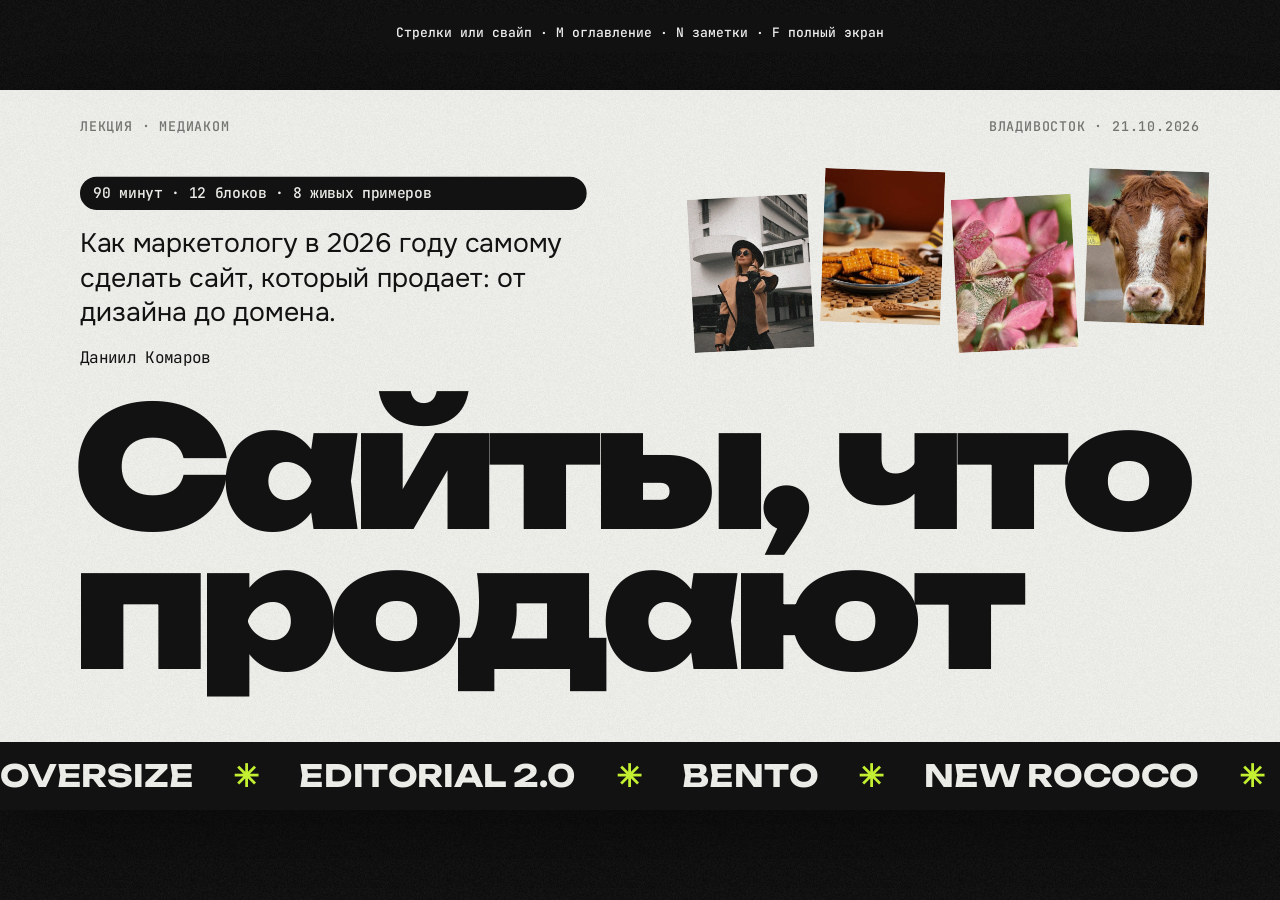
<file: presentation/index.html>
<!doctype html>
<html lang="ru"><head>
<meta charset="utf-8">
<meta name="viewport" content="width=device-width, initial-scale=1, viewport-fit=cover">
<title>Сайты, которые продают</title>
<meta name="claude:viewport-fit-sides" content="cover">
<link rel="preconnect" href="https://fonts.googleapis.com">
<link rel="stylesheet" href="https://fonts.googleapis.com/css2?family=Unbounded:wght@400;700;900&family=Onest:wght@400;500;700&family=JetBrains+Mono:wght@400;700&family=Caveat:wght@700&family=Dela+Gothic+One&family=Cormorant+Garamond:ital,wght@0,500;1,500&family=Marck+Script&family=Rubik+Dirt&family=Rubik+Glitch&family=Pangolin&family=Yeseva+One&family=Oswald:wght@500;700&family=Playfair+Display:ital,wght@0,900;1,400&family=Press+Start+2P&family=Rubik+Mono+One&display=swap">
<link rel="stylesheet" href="../assets/fonts/fonts.css">
<link rel="stylesheet" href="deck.css">
</head><body>
<style>
/* локальные компоненты слайдов */
.cover-word{position:absolute;left:110px;right:60px;bottom:200px;font:900 250px/.84 var(--f-display);letter-spacing:-.06em;margin:0}
.cover-strip{position:absolute;right:110px;top:120px;display:flex;gap:18px}
.cover-strip .ph{width:180px;height:230px}
.cover-strip .ph:nth-child(odd){transform:translateY(40px) rotate(-3deg)}
.cover-strip .ph:nth-child(even){transform:rotate(2deg)}
.cover-mq{position:absolute;left:0;right:0;bottom:0;background:var(--ink);color:var(--paper);font:700 46px/1 var(--f-display);padding:28px 0;text-transform:uppercase}
.cover-mq span::after{content:"✳";margin-left:60px;color:var(--lime)}
.chapter .bignum{font:900 520px/.75 var(--f-display);letter-spacing:-.07em;position:absolute;right:90px;top:110px;opacity:.95}
.chapter h2{font:800 150px/.9 var(--f-display);letter-spacing:-.045em;margin:0;max-width:11ch}
.plan{display:grid;grid-template-columns:repeat(4,1fr);gap:22px 30px;margin-top:40px}
.plan div{border-top:3px solid var(--ink);padding-top:16px;display:grid;grid-template-columns:auto 1fr auto;gap:14px;align-items:baseline}
.plan b{font:700 22px/1 var(--f-mono)}
.plan span{font:600 28px/1.15 var(--f-text)}
.plan i{font:400 20px/1 var(--f-mono);font-style:normal;opacity:.55}
.plan div.big{background:var(--lime);border-color:var(--lime);padding:16px;margin-top:-16px}
.vs{display:grid;grid-template-columns:1fr 1fr;gap:0;flex:1;margin-top:30px}
.vs>div{padding:50px;display:flex;flex-direction:column;gap:26px}
.vs .y{font:900 150px/.8 var(--f-display);letter-spacing:-.05em}
.vs ul{list-style:none;padding:0;margin:0;display:flex;flex-direction:column;gap:18px}
.vs li{font:500 34px/1.2 var(--f-text);display:flex;justify-content:space-between;gap:30px;border-top:2px solid currentColor;padding-top:14px}
.vs li b{font-family:var(--f-mono);font-weight:700}
.q5{display:grid;grid-template-columns:repeat(5,1fr);gap:24px;margin-top:50px}
.q5 div{background:var(--paper);color:var(--ink);padding:30px 28px 34px;display:flex;flex-direction:column;gap:18px;min-height:330px}
.q5 div:nth-child(2n){transform:rotate(1.2deg)}.q5 div:nth-child(2n+1){transform:rotate(-1deg)}
.q5 b{font:900 90px/.8 var(--f-display);color:var(--blue)}
.q5 p{font:600 34px/1.15 var(--f-text);margin:0}
.q5 small{font:400 22px/1.3 var(--f-text);color:var(--ink2)}
/* таймлайн */
.tl{position:relative;margin-top:70px;flex:1}
.tl svg{position:absolute;left:0;top:118px;width:100%;height:20px;overflow:visible}
.tl .eras{display:grid;grid-template-columns:repeat(6,1fr);gap:24px;position:relative}
.tl .era{display:flex;flex-direction:column;gap:12px}
.tl .era .yr{font:800 58px/1 var(--f-display);letter-spacing:-.03em}
.tl .era .dot{width:28px;height:28px;border-radius:50%;background:var(--blue);margin:22px 0 26px;box-shadow:0 0 0 8px var(--paper)}
.tl .era h4{font:700 32px/1.05 var(--f-display);margin:0}
.tl .era p{font:400 24px/1.35 var(--f-text);margin:0;color:var(--ink2)}
.tl .era .who{font:500 19px/1.3 var(--f-mono);border:2px solid var(--ink);padding:8px 10px;align-self:flex-start;margin-top:auto}
/* cern */
.cern{background:#fff;color:#000;font:400 30px/1.35 'Times New Roman',Times,serif;padding:50px 60px;box-shadow:0 20px 60px rgba(0,0,0,.25);width:880px}
.cern h1{font:700 52px/1.1 'Times New Roman',serif;margin:0 0 22px}
.cern a{color:#00e;text-decoration:underline}
/* ucoz */
.ucoz{width:900px;height:620px;background:#000080 url("data:image/svg+xml,%3Csvg xmlns='http://www.w3.org/2000/svg' width='40' height='40'%3E%3Ctext x='4' y='26' font-size='18' fill='%23ffffff22'%3E%E2%98%85%3C/text%3E%3C/svg%3E");border:6px ridge #c0c0c0;color:#ff0;font:700 28px/1.3 'Comic Sans MS','Times New Roman',serif;display:grid;grid-template-columns:220px 1fr;box-shadow:0 20px 60px rgba(0,0,0,.4)}
.ucoz .side{background:#c0c0c0;color:#000;padding:16px;font:400 22px/1.6 'Times New Roman',serif;border-right:4px outset #fff}
.ucoz .side a{color:#00f;text-decoration:underline;display:block}
.ucoz .main{padding:22px;text-align:center;display:flex;flex-direction:column;gap:14px;align-items:center}
.ucoz .blink{animation:blink 1s steps(2) infinite;color:#f0f}
@keyframes blink{50%{opacity:0}}
.ucoz .cnt{font:700 26px 'Courier New',monospace;background:#000;color:#0f0;padding:4px 10px;border:3px inset #888;letter-spacing:4px}
.ucoz .uc{background:#ff0;color:#000;padding:6px 14px;font:700 22px 'Arial';border:3px dashed #f00}
/* skeuo vs flat */
.btn-skeu{font:700 40px/1 Arial;color:#fff;padding:34px 70px;border-radius:22px;background:linear-gradient(#7fc4ff,#1f73d6 50%,#0d5fc4 51%,#3a8ee8);border:2px solid #0a4a9a;box-shadow:inset 0 2px 0 rgba(255,255,255,.7),0 8px 18px rgba(0,0,0,.35);text-shadow:0 -2px 0 rgba(0,0,0,.4)}
.btn-flat{font:700 40px/1 var(--f-text);color:#fff;padding:36px 72px;background:#1abc9c}
.btn-now{font:600 40px/1 var(--f-text);color:var(--paper);padding:36px 72px;background:var(--ink);border-radius:999px}
/* виды сайтов */
.types{display:grid;grid-template-columns:repeat(3,1fr);gap:26px 40px;margin-top:40px}
.types .t{display:grid;grid-template-columns:150px 1fr;gap:24px;align-items:center}
.wf{height:110px;border:3px solid var(--ink);background:var(--paper);position:relative;display:flex;flex-direction:column;gap:6px;padding:8px}
.wf i{display:block;background:var(--ink);height:8px}
.wf i.b{height:30px;background:var(--line)}
.wf i.s{width:50%}
.wf i.c{background:var(--blue);width:40%;height:12px}
.types h4{font:700 32px/1 var(--f-display);margin:0 0 8px}
.types p{font:400 22px/1.3 var(--f-text);margin:0;color:var(--ink2)}
/* анатомия лендинга */
.anat{display:grid;grid-template-columns:520px 1fr;gap:80px;flex:1;min-height:0;margin-top:20px}
.phone{border:4px solid var(--ink);border-radius:48px;padding:20px 18px;display:flex;flex-direction:column;gap:9px;background:var(--white);height:860px;margin-top:-40px}
.phone .blk{border-radius:10px;background:var(--paper2);display:flex;align-items:center;padding:0 16px;font:600 19px/1 var(--f-mono);color:var(--ink2)}
.phone .blk.hero{background:var(--blue);color:#fff;height:190px;flex-direction:column;align-items:flex-start;justify-content:center;gap:10px}
.phone .blk.hero b{font:800 30px/1 var(--f-display)}
.phone .blk.hero span{background:var(--lime);color:var(--ink);padding:8px 14px;border-radius:99px;font:700 16px var(--f-text)}
.phone .blk.cta{background:var(--ink);color:#fff}
.anat ol{margin:0;padding:0;list-style:none;display:grid;grid-template-columns:1fr 1fr;gap:12px 40px;align-content:start;counter-reset:a}
.anat li{counter-increment:a;display:grid;grid-template-columns:52px 1fr;gap:12px;font:400 24px/1.3 var(--f-text);border-top:2px solid var(--line);padding-top:12px}
.anat li::before{content:counter(a,decimal-leading-zero);font:700 22px/1.4 var(--f-mono);color:var(--blue)}
.anat li b{display:block;font:700 26px/1.2 var(--f-text);color:var(--ink)}
/* формулы */
.formula{display:flex;gap:16px;align-items:stretch;margin-top:20px}
.formula div{flex:1;padding:28px;display:flex;flex-direction:column;gap:10px;min-height:250px}
.formula b{font:900 120px/.8 var(--f-display)}
.formula span{font:700 30px/1.1 var(--f-display)}
.formula p{font:400 23px/1.35 var(--f-text);margin:0;margin-top:auto}
/* воронка */
.funnel{display:flex;flex-direction:column;gap:14px;flex:1;justify-content:center}
.funnel .lv{display:grid;grid-template-columns:240px 1fr 210px;gap:30px;align-items:center}
.funnel .lv .hbar{height:96px;background:var(--blue)}
.funnel .lv b{font:800 50px/1 var(--f-display);text-align:right;white-space:nowrap}
.funnel .lv span{font:500 28px/1.2 var(--f-text)}
/* ui/ux */
.flat{display:grid;grid-template-columns:1fr 1fr;gap:70px;margin-top:40px;flex:1}
.flat svg{width:100%;height:auto}
/* правила */
.rules{display:grid;grid-template-columns:repeat(5,1fr);gap:28px 32px;margin-top:44px}
.rules .r{display:flex;flex-direction:column;gap:12px;border-top:3px solid var(--ink);padding-top:16px}
.rules .r b{font:800 54px/1 var(--f-display);color:var(--blue)}
.rules .r h4{font:700 29px/1.1 var(--f-display);margin:0}
.fontwall .col>span:first-child{font-size:90px!important;line-height:1.05!important}
.fontwall .g4,.fontwall [style*="repeat(4,1fr)"]{row-gap:56px!important}
a{color:inherit}
.rules .r p{font:400 22px/1.35 var(--f-text);margin:0;color:var(--ink2)}
</style>

<div id="viewport"><div id="stage">

<!-- 1. ОБЛОЖКА -->
<section class="slide" data-title="Обложка" data-chapter="1">
  <div class="run"><span>Лекция · Медиаком</span><span>Владивосток · 21.10.2026</span></div>
  <div class="cover-strip">
    <div class="ph" data-a="up" style="--d:2"><img src="../assets/photos/fashion-woman-hat.webp" alt="Девушка в шляпе на фоне здания"></div>
    <div class="ph" data-a="up" style="--d:3"><img src="../assets/photos/coffee-cookies.webp" alt="Кофе и печенье"></div>
    <div class="ph" data-a="up" style="--d:4"><img src="../assets/photos/hydrangea-pink.webp" alt="Розовая гортензия"></div>
    <div class="ph" data-a="up" style="--d:5"><img src="../assets/photos/cow.webp" alt="Корова с бирками"></div>
  </div>
  <div style="position:absolute;left:120px;top:130px;max-width:760px" class="col">
    <span class="tag fill" data-a="fade">90 минут · 12 блоков · 8 живых примеров</span>
    <p class="lead" data-a="up" style="--d:1">Как маркетологу в 2026 году самому сделать сайт, который продает: от дизайна до домена.</p>
    <p class="small mono" data-a="fade" style="--d:3">Даниил Комаров</p>
  </div>
  <h1 class="cover-word split">Сайты, что<br>продают</h1>
  <div class="cover-mq"><div class="marquee"><div><span>Oversize</span><span>Editorial 2.0</span><span>Bento</span><span>New Rococo</span><span>ASCII</span><span>Punk Grunge</span><span>Naive</span><span>Trinket</span><span>Анти-ИИ</span></div><div aria-hidden="true"><span>Oversize</span><span>Editorial 2.0</span><span>Bento</span><span>New Rococo</span><span>ASCII</span><span>Punk Grunge</span><span>Naive</span><span>Trinket</span><span>Анти-ИИ</span></div></div></div>
  <template class="n"><p>Представиться. Сказать, что к концу пары у каждого будет понимание, как собрать лендинг за вечер, и живой пример, сделанный на их глазах.</p><p>Сразу запустить интерактив со студентом (слайд 6), пока идет история.</p></template>
</section>

<!-- 2. ТЕЗИС -->
<section class="slide dark" data-title="Главная мысль">
  <div class="run"><span>Главная мысль</span><span>01</span></div>
  <div class="grow col center" style="align-items:flex-start">
    <h2 class="h-xl split">Код стал дешевым.</h2>
    <h2 class="h-xl" data-a="up" style="--d:6;margin-top:30px"><span style="background:var(--lime);color:var(--ink);padding:0 20px">Дорого</span> понимать,<br>что продавать.</h2>
    <p class="lead" data-a="fade" style="--d:10;margin-top:50px;color:#bbb">Нейросеть пишет код за минуты. Она не знает, кто ваш клиент, чего он боится и почему купит у вас.</p>
  </div>
  <template class="n"><p>Это мысль всей лекции. Всё остальное работает на нее. Можно спросить: кто уже делал сайт нейросетью? Кто продавал что-то через сайт?</p></template>
</section>

<section class="slide story" data-title="История 01: Этот набор сделан за вечер с ИИ-агентом">
  <div class="run"><span>История из опыта</span><span>01</span></div>
  <span class="lbl" data-a="rot">история из опыта</span>
  <h2 data-a="up" style="--d:1">Этот набор сделан за&nbsp;вечер с&nbsp;ИИ-агентом</h2>
  <div class="beats"><div data-a="up" style="--d:2"><span>Что было</span><p>Презентация, 8 сайтов, гайдбук и памятки к этой паре. Раньше на такое ушел бы месяц работы дизайнера и верстальщика.</p></div><div data-a="up" style="--d:3"><span>Как сделано</span><p>Я описывал задачу и проверял результат, агент писал код, делал скриншоты и правил ошибки. Мои решения: что показать, кому и зачем.</p></div><div data-a="up" style="--d:4"><span>Вывод</span><p>Код стоил вечер. Дорогим было понимать, что нужно вам, и выбирать из вариантов лучшее.</p></div></div>
  <template class="n"><p>Рассказать честно, с деталями: сколько итераций было, что пришлось переделать руками, где агент ошибся (например, сайты сначала лагали и выглядели как ИИ-шаблон, пришлось переделывать). Это мостик к главной мысли.</p></template>
</section>

<!-- 3. ПЛАН -->
<section class="slide" data-title="План лекции">
  <div class="run"><span>План</span><span>90 минут</span></div>
  <h2 class="h-l" data-a="up">План на пару</h2>
  <div class="plan">
    <div data-a="up" style="--d:1"><b>01</b><span>Зачем маркетологу сайт</span><i>7</i></div>
    <div data-a="up" style="--d:2"><b>02</b><span>История веба и дизайна</span><i>6</i></div>
    <div data-a="up" style="--d:3"><b>03</b><span>Виды сайтов</span><i>4</i></div>
    <div data-a="up" style="--d:4"><b>04</b><span>Лендинги: виды и блоки</span><i>9</i></div>
    <div data-a="up" style="--d:5"><b>05</b><span>UI/UX и тренды 2026</span><i>9</i></div>
    <div data-a="up" style="--d:6"><b>06</b><span>HTML, CSS, JS</span><i>3</i></div>
    <div data-a="up" style="--d:7"><b>07</b><span>React и стек</span><i>3</i></div>
    <div data-a="up" style="--d:8"><b>08</b><span>Архитектура лендинга</span><i>4</i></div>
    <div data-a="up" style="--d:9"><b>09</b><span>Скорость и SEO</span><i>5</i></div>
    <div data-a="up" style="--d:10"><b>10</b><span>Домены, деплой, закон</span><i>5</i></div>
    <div class="big" data-a="up" style="--d:11"><b>11</b><span>Практика: генерация и деплой</span><i>30</i></div>
    <div data-a="up" style="--d:12"><b>12</b><span>Итоги и вопросы</span><i>5</i></div>
  </div>
  <p class="small mono muted" data-a="fade" style="--d:13;margin-top:auto">Минуты указаны справа. По ходу пары заполняем общий бриф, в конце генерируем по нему сайт и публикуем на GitHub Pages.</p>
  <template class="n"><p>Показать, что самый длинный блок практический. Если отстаем по времени, сокращаем историю и архитектуру.</p></template>
</section>

<section class="slide" data-title="Сделайте сейчас: GitHub">
  <div class="run"><span>Сделайте сейчас</span><span>понадобится в конце пары</span></div>
  <p class="eyebrow" data-a="fade">Пока я рассказываю, зарегистрируйтесь</p>
  <h2 class="h-l" data-a="up">GitHub: аккаунт за 3 минуты</h2>
  <div class="grow" style="display:grid;grid-template-columns:1fr 340px 1fr;gap:60px;margin-top:40px;align-items:start">
    <ol class="steps2 light">
      <li data-a="up" style="--d:2"><span><b>github.com/signup</b>: почта и пароль</span></li>
      <li data-a="up" style="--d:3"><span><b>Имя пользователя</b> станет адресом: <code>имя.github.io</code></span></li>
      <li data-a="up" style="--d:4"><span><b>Подтвердите почту</b> кодом из письма</span></li>
    </ol>
    <div class="col" style="align-items:center;gap:18px" data-a="scale">
      <div class="qr" style="width:340px;height:340px"><img src="screens/qr-github-signup.svg" alt="QR-код github.com/signup"></div>
      <span class="mono small">github.com/signup</span>
    </div>
    <div class="col" style="gap:20px" data-a="right">
      <div class="bf" style="height:250px;box-shadow:6px 6px 0 var(--ink)"><div class="bar"><i></i><i></i><i></i><span>github.com/signup</span></div><img src="screens/github-blocked.webp" alt="GitHub: доступ временно ограничен"></div>
      <p class="small"><b>«Доступ временно ограничен»?</b> GitHub режет некоторые VPN и общие IP. Выключите VPN или зайдите с мобильного интернета. Этот экран я поймал сам, пока готовил лекцию.</p>
    </div>
  </div>
  <template class="n"><p>Попросить всех открыть QR прямо сейчас. Через 10 минут спросить, у кого не получилось. Частые проблемы: VPN (скриншот реальный, GitHub закрыл доступ при подготовке лекции), письмо в спаме, занятое имя пользователя.</p></template>
</section>

<section class="slide dark" data-title="Сквозной бриф">
  <div class="run"><span>Как устроена пара</span><span>13 полей</span></div>
  <div class="g2 grow" style="grid-template-columns:1fr 1fr;gap:70px">
    <div class="col">
      <h2 class="h-l" data-a="up">Один промпт на всю пару</h2>
      <p class="lead" style="color:#ccc" data-a="up">После каждого блока заполняем вместе одно-два поля. К блоку про нейросети у нас будет готовый бриф, и вы сгенерируете по нему сайт.</p>
      <a class="go-brief interactive" href="../brief/index.html" target="_blank" rel="noopener" style="align-self:flex-start;margin-top:20px" data-a="up">Открыть бриф группы</a>
    </div>
    <pre class="prompt" data-a="right" style="font-size:22px;line-height:1.55;align-self:center">Создай одностраничный сайт на русском.
БИЗНЕС: <em>[01]</em>
АУДИТОРИЯ: <em>[02]</em>
ПОЧЕМУ У НАС: <em>[03]</em>
ТИП И ДЕЙСТВИЕ: <em>[04]</em>
ОФФЕР: <em>[05]</em>
СТРУКТУРА: <em>[06]</em>
СТИЛЬ: <em>[07]</em>  ШРИФТЫ И ЦВЕТА: <em>[08]</em>
АНИМАЦИИ: <em>[09]</em>
ТЕХНИЧЕСКИ: <em>[10]</em>
SEO: <em>[11]</em>  ФОРМА: <em>[12]</em>
НЕ ИСПОЛЬЗУЙ: <em>[13]</em></pre>
  </div>
  <template class="n"><p>Откройте brief/index.html на проекторе во второй вкладке. Кнопка «Пример: барбершоп» заполняет всё сразу, если группа молчит.</p></template>
</section>

<!-- 4. ГЛАВА 1 -->
<section class="slide blue chapter" data-title="01 · Зачем маркетологу сайт" data-chapter="1">
  <div class="run"><span>Глава</span><span>7 минут</span></div>
  <div class="grow col end"><p class="eyebrow" data-a="fade">Блок 01</p><h2 class="split">Зачем маркетологу сайт</h2></div>
  <div class="bignum" data-a="up" style="--d:4">01</div>
</section>

<!-- 5. БЫЛО / СТАЛО -->
<section class="slide" data-title="Было и стало">
  <div class="run"><span>01 · Зачем</span><span>Было и стало</span></div>
  <h2 class="h-m" data-a="up">Один лендинг: тогда и сейчас</h2>
  <div class="vs">
    <div style="background:var(--paper2)" data-a="left">
      <div class="y">2019</div>
      <ul>
        <li>Команда <b>4 человека</b></li>
        <li>Срок <b>от 2 недель</b></li>
        <li>Бюджет <b>от 50 000 ₽</b></li>
        <li>Правка текста <b>через подрядчика</b></li>
      </ul>
    </div>
    <div style="background:var(--ink);color:var(--paper)" data-a="right">
      <div class="y" style="color:var(--lime)">2026</div>
      <ul>
        <li>Команда <b>1 маркетолог + AI</b></li>
        <li>Срок <b>вечер</b></li>
        <li>Бюджет <b>от 0 ₽</b></li>
        <li>Правка текста <b>одной фразой</b></li>
      </ul>
    </div>
  </div>
  <template class="n"><p>Раньше: дизайнер, верстальщик, программист, копирайтер. Сейчас маркетолог может сам проверить гипотезу, сам запустить страницу под рекламу и сам переделать оффер.</p></template>
</section>

<!-- 6. ЧЕТЫРЕ ТЕЗИСА -->
<section class="slide" data-title="Четыре тезиса">
  <div class="run"><span>01 · Зачем</span><span>Тезисы</span></div>
  <h2 class="h-m" data-a="up">Что нужно запомнить сегодня</h2>
  <div class="g4" style="margin-top:60px;flex:1">
    <div class="cell" data-a="up" style="--d:1"><span class="k">01</span><h4>Код дешевый</h4><p>Нейросеть пишет его быстрее и дешевле фрилансера. Дорогое теперь: что продавать, кому и как.</p></div>
    <div class="cell" data-a="up" style="--d:2"><span class="k">02</span><h4>Выигрывает быстрый</h4><p>Не идеальный сайт через месяц, а рабочий через день. Потом правки по данным.</p></div>
    <div class="cell" data-a="up" style="--d:3"><span class="k">03</span><h4>AI это новая норма</h4><p>Маркетолог без нейросетей в 2026 проигрывает тому, кто ими пользуется каждый день.</p></div>
    <div class="cell" data-a="up" style="--d:4"><span class="k">04</span><h4>Знать, что знание есть</h4><p>Любой навык достается за один запрос. Нужно только знать, что спросить.</p></div>
  </div>
  <p class="note-hand" data-a="rot" style="--d:6;align-self:flex-end;font-size:60px">продавать важнее, чем кодить</p>
</section>

<!-- 7. ЗАДАЧИ -->
<section class="slide" data-title="Задачи маркетолога и тип сайта">
  <div class="run"><span>01 · Зачем</span><span>Задачи</span></div>
  <h2 class="h-m" data-a="up">Сайт выбирают по задаче</h2>
  <table class="t" style="margin-top:50px" data-a="fade">
    <tr><th>Задача</th><th>Какой сайт</th><th>Пример</th></tr>
    <tr><td>Проверить идею до запуска</td><td>Лендинг «оставь почту»</td><td>Лист ожидания курса, предзаказ</td></tr>
    <tr><td>Лить рекламу</td><td>Продающий лендинг под один оффер</td><td>Запись на услугу, акция</td></tr>
    <tr><td>Собрать регистрации</td><td>Ивент-лендинг</td><td>Конференция, мастер-класс</td></tr>
    <tr><td>Спецпроект бренда</td><td>Промо-сайт</td><td>Конкурс, игра, кампания к праздникам</td></tr>
    <tr><td>Показать себя</td><td>Портфолио, визитка</td><td>Личный бренд, резюме</td></tr>
  </table>
</section>

<!-- 8. ИНТЕРАКТИВ -->
<section class="slide blue" data-title="Интерактив: 5 вопросов">
  <div class="run"><span>Интерактив</span><span>Делаем сайт вживую</span></div>
  <p class="eyebrow" data-a="fade">У кого есть бизнес, идея или хобби?</p>
  <h2 class="h-l split">Пять вопросов, и сайт готов</h2>
  <div class="q5">
    <div data-a="up" style="--d:3"><b>1</b><p>Что продаем?</p><small>Продукт или услуга, одной фразой</small></div>
    <div data-a="up" style="--d:4"><b>2</b><p>Кому?</p><small>Кто клиент, чего хочет, чего боится</small></div>
    <div data-a="up" style="--d:5"><b>3</b><p>Почему у нас?</p><small>Отличие от конкурентов</small></div>
    <div data-a="up" style="--d:6"><b>4</b><p>Что сделать?</p><small>Позвонить, записаться, купить</small></div>
    <div data-a="up" style="--d:7"><b>5</b><p>Какое настроение?</p><small>Строгое, дерзкое, уютное, премиальное</small></div>
  </div>
  <p class="lead" data-a="fade" style="--d:9;margin-top:auto;max-width:none">Хороший промпт = хороший бриф. Это и есть работа маркетолога.</p>
  <template class="n"><p>Выбрать студента. Если молчат: кофейня, барбершоп, репетитор, фотограф, кондитер. Записать 5 ответов, вставить в Промпт 1, отправить в Lovable или Google AI Studio. Пока генерируется, идем дальше. Вернемся в блоке 11.</p></template>
</section>

<section class="slide brief-slide" data-title="Бриф: бизнес, аудитория, отличие">
  <div class="run"><span>Сквозной бриф · поля 01-03</span><span>после блока 01</span></div>
  <div class="row between" style="align-items:flex-end"><h2 class="h-l" data-a="up">Заполняем бриф</h2><a class="go-brief interactive" href="../brief/index.html#f-biz" target="_blank" rel="noopener">Открыть бриф</a></div>
  <div class="flds"><div class="fld" data-a="up"><b>01</b><div><h3>Бизнес</h3><p>Что продаем, как называется, где?</p><div class="opts"><span>кофейня</span><span>барбершоп</span><span>репетитор</span><span>кондитерская</span><span>фотограф</span></div></div></div><div class="fld" data-a="up"><b>02</b><div><h3>Аудитория</h3><p>Кто клиент, чего хочет, чего боится?</p><div class="opts"><span>возраст</span><span>доход</span><span>главный страх</span></div></div></div><div class="fld" data-a="up"><b>03</b><div><h3>Почему у нас</h3><p>Только факты: срок, цена, опыт, место</p><div class="opts"><span>быстрее</span><span>дешевле</span><span>ближе</span><span>уникальнее</span></div></div></div></div>
  <p class="small" style="margin-top:auto;opacity:.8">Если группа молчит: «Пример: барбершоп» в брифе.</p>
  <template class="n"><p>Спросите группу, запишите ответ в бриф на проекторе (brief/index.html). Можно голосовать поднятием рук. Не больше 2 минут на поле.</p></template>
</section>

<!-- ГЛАВА 2 -->
<section class="slide dark chapter" data-title="02 · История веба и дизайна" data-chapter="1">
  <div class="run"><span>Глава</span><span>8 минут</span></div>
  <div class="grow col end"><p class="eyebrow" data-a="fade">Блок 02</p><h2 class="split">История веба и дизайна</h2></div>
  <div class="bignum" data-a="up" style="--d:4;color:var(--lime)">02</div>
  <template class="n"><p>Главная мысль блока: каждые 5-10 лет порог входа в создание сайтов падал. Сначала ученые, потом программисты, верстальщики, пользователи конструкторов. Сейчас любой, кто умеет сформулировать задачу.</p></template>
</section>

<section class="slide" data-title="Таймлайн 1989-2026">
  <div class="run"><span>02 · История</span><span>35 лет за один слайд</span></div>
  <h2 class="h-m" data-a="up">Порог входа падал каждые 5-10 лет</h2>
  <div class="tl">
    <svg class="draw" viewBox="0 0 1680 20" preserveAspectRatio="none"><line x1="0" y1="10" x2="1680" y2="10" stroke="#121212" stroke-width="3" pathLength="1"/></svg>
    <div class="eras">
      <div class="era" data-a="up" style="--d:1"><span class="yr">1989</span><span class="dot"></span><h4>Документы</h4><p>HTML, ссылки, первый сайт в ЦЕРН</p><span class="who">делают ученые</span></div>
      <div class="era" data-a="up" style="--d:2"><span class="yr">1995</span><span class="dot"></span><h4>Таблицы и Flash</h4><p>JavaScript, CSS, табличная верстка, uCoz</p><span class="who">программисты</span></div>
      <div class="era" data-a="up" style="--d:3"><span class="yr">2003</span><span class="dot"></span><h4>CMS</h4><p>WordPress, Битрикс, Web 2.0, админка</p><span class="who">верстальщики</span></div>
      <div class="era" data-a="up" style="--d:4"><span class="yr">2007</span><span class="dot"></span><h4>Смартфоны</h4><p>iPhone, адаптив, Bootstrap, flat</p><span class="who">дизайнеры</span></div>
      <div class="era" data-a="up" style="--d:5"><span class="yr">2013</span><span class="dot"></span><h4>Компоненты</h4><p>React, Figma, Tilda, Webflow</p><span class="who">конструкторы</span></div>
      <div class="era" data-a="up" style="--d:6"><span class="yr">2022</span><span class="dot" style="background:var(--signal)"></span><h4>Нейросети</h4><p>ChatGPT, Lovable, агенты</p><span class="who" style="background:var(--lime);border-color:var(--lime)">любой с идеей</span></div>
    </div>
  </div>
</section>

<section class="slide paper2" data-title="1991: первый сайт">
  <div class="run"><span>02 · История</span><span>6 августа 1991</span></div>
  <div class="g2 grow" style="align-items:center">
    <div class="col">
      <p class="eyebrow" data-a="fade">Этап 1 · 1989-1995</p>
      <h2 class="h-l" data-a="up">Сайт был просто документом</h2>
      <p class="txt" data-a="up" style="--d:2">Тим Бернерс-Ли в ЦЕРН придумал HTML, HTTP и URL. 6 августа 1991 года появился первый сайт info.cern.ch: текст и ссылки, без картинок. Он работает до сих пор.</p>
      <p class="txt muted" data-a="up" style="--d:3">1993: браузер Mosaic показал картинки внутри текста. 1994: Netscape, первый массовый браузер.</p>
    </div>
    <div class="cern" data-a="right" style="--d:2;transform:rotate(1.5deg)">
      <h1>World Wide Web</h1>
      <p>The WorldWideWeb (W3) is a wide-area <a>hypermedia</a> information retrieval initiative aiming to give universal access to a large universe of documents.</p>
      <p>Everything there is online about W3 is linked directly or indirectly to this document, including an <a>executive summary</a> of the project, <a>Mailing lists</a>, <a>Policy</a>, November's <a>W3 news</a>, <a>Frequently Asked Questions</a>.</p>
      <p style="font:400 20px/1.3 var(--f-mono);color:#777;margin-top:30px">Реконструкция страницы info.cern.ch</p>
    </div>
  </div>
</section>

<section class="slide" data-title="1995-2003: таблицы, Flash, uCoz">
  <div class="run"><span>02 · История</span><span>1995-2003</span></div>
  <div class="g2 grow" style="align-items:center;grid-template-columns:1fr 920px">
    <div class="col">
      <p class="eyebrow" data-a="fade">Этап 2 · HTML, CSS, JS</p>
      <h2 class="h-m" data-a="up">Скелет, одежда, мышцы</h2>
      <div class="cell" data-a="up" style="--d:2"><span class="k">1995</span><p><b>JavaScript</b> написан Бренданом Эйхом примерно за 10 дней. Страницы начали реагировать на клики.</p></div>
      <div class="cell" data-a="up" style="--d:3"><span class="k">1996</span><p><b>CSS</b> отделил внешний вид от содержания. Но браузеры поддерживали его плохо, поэтому 10 лет верстали таблицами.</p></div>
      <div class="cell" data-a="up" style="--d:4"><span class="k">1996-2010</span><p><b>Flash</b>: анимированные промо-сайты брендов, интро «Пропустить заставку», музыка на фоне.</p></div>
    </div>
    <div class="ucoz" data-a="scale" style="--d:2">
      <div class="side"><b>МЕНЮ</b><a>Главная</a><a>Наш клан</a><a>Фотоальбом</a><a>Гостевая книга</a><a>Скачать</a><a>Ссылки</a><br><span style="font-size:18px">Вы зашли как: Гость</span></div>
      <div class="main">
        <div style="font-size:40px;color:#0ff;text-shadow:3px 3px #f00">Добро пожаловать!!!</div>
        <div class="blink">САЙТ В РАЗРАБОТКЕ</div>
        <div style="color:#fff;font:400 22px 'Times New Roman'">Народ.ру и uCoz дали бесплатный сайт каждому. Счетчики, гостевые книги, MIDI на фоне.</div>
        <div class="cnt">0 0 4 7 1 9</div>
        <div class="uc">Лучше всего смотреть в Internet Explorer 6, 800x600</div>
      </div>
    </div>
  </div>
</section>

<section class="slide" data-title="2003: WordPress и CMS">
  <div class="run"><span>02 · История</span><span>2003</span></div>
  <div class="g2 grow">
    <div class="col end">
      <p class="eyebrow" data-a="fade">Этап 3 · CMS</p>
      <h2 class="h-xl" data-a="up" style="font-size:150px">WordPress</h2>
      <p class="txt" data-a="up" style="--d:2">2003: Мэтт Мулленвег и Майк Литтл выпускают движок для блогов. Сайтом управляют через админку: написал статью, нажал «Опубликовать». Без программиста.</p>
      <p class="txt muted" data-a="up" style="--d:3">В России параллельно: 1С-Битрикс, Joomla, Drupal, MODX. 2004: термин Web 2.0, контент создают пользователи. YouTube 2005, ВКонтакте 2006.</p>
    </div>
    <div class="col center" style="background:var(--ink);color:var(--paper);padding:60px" data-a="maskup">
      <div style="font:900 210px/.8 var(--f-display);letter-spacing:-.06em;color:var(--lime);white-space:nowrap"><span data-count="40">0</span>%+</div>
      <p class="lead" style="color:var(--paper);text-align:center">всех сайтов в мире работает на WordPress. Самая популярная CMS в истории.</p>
    </div>
  </div>
</section>

<section class="slide paper2" data-title="2007-2014: смартфоны и адаптив">
  <div class="run"><span>02 · История</span><span>2007-2014</span></div>
  <p class="eyebrow" data-a="fade">Этап 4 · Смартфоны</p>
  <h2 class="h-l" data-a="up">Один сайт под любой экран</h2>
  <div class="g3" style="margin-top:60px;flex:1">
    <div class="col" data-a="up" style="--d:2"><span class="k mono" style="font-size:22px;opacity:.6">2007 · Скевоморфизм</span><div style="height:220px;display:grid;place-items:center;background:var(--paper)"><span class="btn-skeu">Купить</span></div><p class="small">iPhone. Кнопки как стекло и кожа. Сайты под монитор на телефоне неудобны.</p></div>
    <div class="col" data-a="up" style="--d:3"><span class="k mono" style="font-size:22px;opacity:.6">2013 · Flat</span><div style="height:220px;display:grid;place-items:center;background:var(--paper)"><span class="btn-flat">Купить</span></div><p class="small">2010: Джобс отказывается от Flash. Итан Маркотт описывает адаптивный дизайн. iOS 7 и Material Design делают всё плоским.</p></div>
    <div class="col" data-a="up" style="--d:4"><span class="k mono" style="font-size:22px;opacity:.6">2026 · Характер</span><div style="height:220px;display:grid;place-items:center;background:var(--paper)"><span class="btn-now">Купить</span></div><p class="small">Сегодня кнопка проще, а характер бренда в типографике, фото и движении.</p></div>
  </div>
  <p class="small mono muted" data-a="fade" style="--d:6">2011 Bootstrap · 2014 Tilda в России · 31.12.2020 Adobe прекращает поддержку Flash</p>
</section>

<section class="slide" data-title="2013-2022: React, Figma, конструкторы">
  <div class="run"><span>02 · История</span><span>2013-2022</span></div>
  <p class="eyebrow" data-a="fade">Этап 5 · Компоненты</p>
  <h2 class="h-l" data-a="up">Сайт из деталей LEGO</h2>
  <div class="g4" style="margin-top:60px">
    <div class="cell" data-a="up" style="--d:2"><span class="k">2013</span><img src="../assets/logos/react.svg" alt="" style="width:70px;height:70px"><h4>React</h4><p>Facebook открывает библиотеку компонентов. Появляются SPA: Gmail, ВКонтакте, Notion.</p></div>
    <div class="cell" data-a="up" style="--d:3"><span class="k">2014</span><div style="width:70px;height:70px;background:var(--ink);color:var(--paper);display:grid;place-items:center;font:900 40px var(--f-display)">T</div><h4>Tilda</h4><p>Российский конструктор из блоков. Лендинг без кода за день.</p></div>
    <div class="cell" data-a="up" style="--d:4"><span class="k">2016</span><img src="../assets/logos/figma.svg" alt="" style="width:70px;height:70px"><h4>Figma</h4><p>Дизайн переезжает в браузер, команда работает в одном макете.</p></div>
    <div class="cell" data-a="up" style="--d:5"><span class="k">2016</span><img src="../assets/logos/nextdotjs.svg" alt="" style="width:70px;height:70px"><h4>Next.js, Vercel</h4><p>Сайт публикуется одной командой. Webflow и Framer: дизайн без программиста.</p></div>
  </div>
</section>

<section class="slide paper2" data-title="Тогда и сейчас: живые сайты">
  <div class="run"><span>02 · История</span><span>скриншоты из браузера, октябрь 2026</span></div>
  <h2 class="h-m" data-a="up">35 лет одной картинкой</h2>
  <div class="g3" style="margin-top:40px;flex:1;min-height:0;gap:40px">
    <div class="col" data-a="up" style="--d:1;min-height:0"><div class="bf" style="height:420px"><div class="bar"><i></i><i></i><i></i><span>info.cern.ch</span></div><img src="screens/cern.webp" alt="info.cern.ch" loading="lazy"></div><p class="small"><b>1991.</b> Первый сайт. До сих пор открывается.</p></div>
    <div class="col" data-a="up" style="--d:2;min-height:0"><div class="bf" style="height:420px"><div class="bar"><i></i><i></i><i></i><span>wordpress.org</span></div><img src="screens/wordpress.webp" alt="wordpress.org" loading="lazy"></div><p class="small"><b>2003.</b> WordPress: больше 40% всех сайтов мира.</p></div>
    <div class="col" data-a="up" style="--d:3;min-height:0"><div class="bf" style="height:420px"><div class="bar"><i></i><i></i><i></i><span>tilda.cc</span></div><img src="screens/tilda.webp" alt="tilda.cc" loading="lazy"></div><p class="small"><b>2014.</b> Tilda. Сегодня уже обещает «сайт вместе с AI».</p></div>
  </div>
</section>

<section class="slide dark" data-title="2022-2026: нейросети">
  <div class="run"><span>02 · История</span><span>2022-2026</span></div>
  <p class="eyebrow" data-a="fade">Этап 6 · Нейросети</p>
  <div class="grow col between">
    <div class="g4" style="margin-top:30px">
      <div class="cell" data-a="up" style="--d:1"><span class="k">30.11.2022</span><h4>ChatGPT</h4><p>Код можно попросить словами.</p></div>
      <div class="cell" data-a="up" style="--d:2"><span class="k">2023-2024</span><h4>v0, Bolt, Lovable</h4><p>Описал идею, получил сайт с публикацией.</p></div>
      <div class="cell" data-a="up" style="--d:3"><span class="k">02.2025</span><h4>Вайб-кодинг</h4><p>Термин Андрея Карпаты. Слово 2025 года по версии Collins.</p></div>
      <div class="cell" data-a="up" style="--d:4"><span class="k">2025-2026</span><h4>Агенты</h4><p>Claude Code, Codex, Antigravity сами пишут, проверяют и публикуют.</p></div>
    </div>
    <h2 class="h-l" data-a="up" style="--d:5;max-width:none">Каждая волна обесценивала технику.<br><span style="color:var(--lime)">Смысл не обесценивался никогда.</span></h2>
  </div>
  <template class="n"><p>Спросить группу: какой сайт из детства вы помните? Флеш-игры, uCoz-сайты кланов. Мостик к мысли, как быстро всё меняется. Не обесценивалось одно: понимание, зачем сайт нужен и как он продает.</p></template>
</section>

<!-- ГЛАВА 3 -->
<section class="slide blue chapter" data-title="03 · Виды сайтов" data-chapter="1">
  <div class="run"><span>Глава</span><span>4 минуты</span></div>
  <div class="grow col end"><p class="eyebrow" data-a="fade">Блок 03</p><h2 class="split">Виды сайтов</h2></div>
  <div class="bignum" data-a="up" style="--d:4">03</div>
</section>

<section class="slide" data-title="9 видов сайтов">
  <div class="run"><span>03 · Виды</span><span>Тип выбирают от задачи бизнеса</span></div>
  <h2 class="h-m" data-a="up">Девять видов сайтов</h2>
  <div class="types">
    <div class="t" data-a="up" style="--d:1"><div class="wf"><i class="b"></i><i class="s"></i><i class="c"></i><i class="b"></i></div><div><h4>Лендинг</h4><p>1 страница, 1 действие. Lovable, Tilda</p></div></div>
    <div class="t" data-a="up" style="--d:2"><div class="wf"><i class="s"></i><i class="b"></i><i class="s"></i></div><div><h4>Визитка</h4><p>1-5 страниц: кто мы и контакты</p></div></div>
    <div class="t" data-a="up" style="--d:3"><div class="wf" style="display:grid;grid-template-columns:1fr 1fr 1fr;gap:5px"><i class="b"></i><i class="b"></i><i class="b"></i><i class="b"></i><i class="b"></i><i class="b"></i></div><div><h4>Корпоративный</h4><p>10-100 страниц. WordPress, Битрикс</p></div></div>
    <div class="t" data-a="up" style="--d:4"><div class="wf" style="display:grid;grid-template-columns:repeat(4,1fr);gap:5px"><i class="b"></i><i class="b"></i><i class="b"></i><i class="b"></i><i class="c"></i><i class="c"></i><i class="c"></i><i class="c"></i></div><div><h4>Магазин</h4><p>Каталог товаров. InSales, маркетплейсы</p></div></div>
    <div class="t" data-a="up" style="--d:5"><div class="wf" style="display:grid;grid-template-columns:2fr 1fr;gap:5px"><i class="b" style="height:44px"></i><i class="b" style="height:44px"></i><i class="b" style="height:44px"></i><i class="b" style="height:44px"></i></div><div><h4>Портфолио</h4><p>Работы и заказы. Framer, Behance</p></div></div>
    <div class="t" data-a="up" style="--d:6"><div class="wf"><i class="s"></i><i></i><i></i><i></i><i class="s"></i></div><div><h4>Блог, медиа</h4><p>Контент и поисковый трафик</p></div></div>
    <div class="t" data-a="up" style="--d:7"><div class="wf" style="background:var(--signal);border-color:var(--signal)"><i class="b" style="background:var(--ink);height:60px"></i></div><div><h4>Промо-сайт</h4><p>Спецпроект: игра, конкурс</p></div></div>
    <div class="t" data-a="up" style="--d:8"><div class="wf" style="display:grid;grid-template-columns:30px 1fr;gap:5px"><i style="height:100%"></i><i class="b" style="height:100%"></i></div><div><h4>Веб-приложение</h4><p>Кабинет, калькулятор, сервис</p></div></div>
    <div class="t" data-a="up" style="--d:9"><div class="wf" style="align-items:center;justify-content:center"><i class="c" style="width:70%"></i><i class="c" style="width:70%"></i><i class="c" style="width:70%"></i></div><div><h4>Мультиссылка</h4><p>Все ссылки для соцсетей. Taplink</p></div></div>
  </div>
  <p class="txt" data-a="fade" style="--d:10;margin-top:auto;max-width:none">Новичку: начинайте с лендинга. Это самый быстрый способ проверить, покупают ли ваш продукт.</p>
  <template class="n"><p>Частая ошибка: делать большой сайт про компанию, когда нужен один лендинг под одну кампанию. В России многие живут без сайта на WB, Ozon, в Telegram и VK. Сайт нужен для поиска, измеримой рекламы, бренда и независимости от площадки.</p></template>
</section>

<section class="slide brief-slide" data-title="Бриф: тип сайта">
  <div class="run"><span>Сквозной бриф · поля 04</span><span>после блока 03</span></div>
  <div class="row between" style="align-items:flex-end"><h2 class="h-l" data-a="up">Заполняем бриф</h2><a class="go-brief interactive" href="../brief/index.html#f-biz" target="_blank" rel="noopener">Открыть бриф</a></div>
  <div class="flds"><div class="fld" data-a="up"><b>04</b><div><h3>Тип сайта и действие</h3><p>Какой сайт нужен нашему бизнесу и что человек должен сделать?</p><div class="opts"><span>лендинг + запись</span><span>лендинг + звонок</span><span>предзаказ + почта</span><span>ивент + регистрация</span></div></div></div></div>
  <p class="small" style="margin-top:auto;opacity:.8"></p>
  <template class="n"><p>Спросите группу, запишите ответ в бриф на проекторе (brief/index.html). Можно голосовать поднятием рук. Не больше 2 минут на поле.</p></template>
</section>

<section class="slide story" data-title="История 02: Идею назвали плохой. И это сэкономило месяцы">
  <div class="run"><span>История из опыта</span><span>02</span></div>
  <span class="lbl" data-a="rot">история из опыта</span>
  <h2 data-a="up" style="--d:1">Идею назвали плохой. И&nbsp;это сэкономило месяцы</h2>
  <div class="beats"><div data-a="up" style="--d:2"><span>Что было</span><p>Для чемпионата культурных проектов я придумал настолку с цифровым слоем. Показал людям и услышал жесткое «не то».</p></div><div data-a="up" style="--d:3"><span>Что сделал</span><p>Не стал спорить, а вернулся к критериям жюри и пересобрал идею. Отзыв за один день вместо полугода разработки.</p></div><div data-a="up" style="--d:4"><span>Вывод для вас</span><p>Лендинг «оставь почту» проверяет идею до того, как вы потратите деньги. Это самый дешевый способ услышать «нет».</p></div></div>
  <template class="n"><p>Расскажите своими словами: какой был проект, кто и как отреагировал, что поменяли. Можно добавить, какую идею выбрали в итоге. Подставьте реальные детали.</p></template>
</section>

<!-- ГЛАВА 4 -->
<section class="slide lime chapter" data-title="04 · Лендинги" data-chapter="1">
  <div class="run"><span>Глава</span><span>9 минут</span></div>
  <div class="grow col end"><p class="eyebrow" data-a="fade">Блок 04</p><h2 class="split">Лендинги: виды и блоки</h2></div>
  <div class="bignum" data-a="up" style="--d:4">04</div>
</section>

<section class="slide" data-title="Что такое лендинг">
  <div class="run"><span>04 · Лендинги</span><span>Landing page</span></div>
  <div class="grow g2" style="align-items:center">
    <div class="col">
      <h2 class="h-xl" data-a="up" style="font-size:140px">Одна цель.<br>Одна кнопка.</h2>
      <p class="txt" data-a="up" style="--d:2">Лендинг, «посадочная страница», это страница, на которую человек приземляется после клика по рекламе. Всё, что не ведет к кнопке, лишнее.</p>
    </div>
    <div class="col center interactive" style="height:600px;background:var(--paper2);position:relative" data-a="scale">
      <span class="mono small muted" style="position:absolute;top:24px;left:28px">Наведите курсор: кнопка притягивается (reactbits · Magnet)</span>
      <button class="magnet" style="all:unset;cursor:pointer;background:var(--blue);color:#fff;font:700 44px/1 var(--f-display);padding:44px 80px;border-radius:999px;transition:transform .25s cubic-bezier(.2,.8,.2,1)">Записаться</button>
    </div>
  </div>
</section>

<section class="slide" data-title="Виды лендингов">
  <div class="run"><span>04 · Лендинги</span><span>7 видов</span></div>
  <h2 class="h-m" data-a="up">Какие бывают лендинги</h2>
  <table class="t" style="margin-top:40px" data-a="fade">
    <tr><th>Вид</th><th>Цель</th><th>Главный элемент</th></tr>
    <tr><td>Лидогенерация</td><td>Получить контакт</td><td>Короткая форма и лид-магнит: скидка, чек-лист, консультация</td></tr>
    <tr><td>Продающий long-read</td><td>Продать прямо на странице</td><td>Много блоков: возражения, отзывы, цена, оплата</td></tr>
    <tr><td>Waitlist, предзаказ</td><td>Проверить спрос до продукта</td><td>Поле «оставь почту» и счетчик записавшихся</td></tr>
    <tr><td>Ивент</td><td>Регистрация на событие</td><td>Дата, программа, спикеры, таймер</td></tr>
    <tr><td>Промо, спецпроект</td><td>Вовлечь и запомниться</td><td>Интерактив, игра, анимация</td></tr>
    <tr><td>Приложение, SaaS</td><td>Скачать или зарегистрироваться</td><td>Скриншоты продукта, тарифы, кнопки сторов</td></tr>
    <tr><td>Thank you page</td><td>Закрепить после заявки</td><td>«Спасибо», следующий шаг, подписка на Telegram</td></tr>
  </table>
</section>

<section class="slide" data-title="Анатомия лендинга">
  <div class="run"><span>04 · Лендинги</span><span>11 блоков сверху вниз</span></div>
  <div class="anat">
    <div class="phone" data-a="up">
      <div class="blk hero"><b>Стрижка за 40 минут</b><span>Записаться</span></div>
      <div class="blk" style="height:44px">логотипы · 4.9 на картах</div>
      <div class="blk" style="height:54px">боль клиента</div>
      <div class="blk" style="height:74px">выгоды</div>
      <div class="blk" style="height:54px">как это работает</div>
      <div class="blk" style="height:74px">отзывы и кейсы</div>
      <div class="blk" style="height:64px">тарифы</div>
      <div class="blk" style="height:54px">FAQ</div>
      <div class="blk" style="height:40px">гарантии</div>
      <div class="blk cta" style="height:64px">форма заявки</div>
      <div class="blk" style="height:34px">футер</div>
    </div>
    <div class="col">
      <h2 class="h-m" data-a="up">Порядок блоков, который можно вставлять прямо в промпт</h2>
      <ol data-a="fade" style="--d:2">
        <li><span><b>Hero</b>Выгода, подзаголовок, кнопка. 3-5 секунд на решение</span></li>
        <li><span><b>Доверие</b>Логотипы, рейтинг, «нам доверяют 2000»</span></li>
        <li><span><b>Боль</b>Показываем, что понимаем ситуацию</span></li>
        <li><span><b>Выгоды</b>Не «мощный мотор», а «до дачи за час»</span></li>
        <li><span><b>Как это работает</b>3-4 шага снимают страх</span></li>
        <li><span><b>Отзывы</b>Живые фото, имена, цифры</span></li>
        <li><span><b>Тарифы</b>Обычно три, средний «популярный»</span></li>
        <li><span><b>FAQ</b>Ответы на «дорого» и «а если не подойдет»</span></li>
        <li><span><b>Гарантии</b>Возврат, договор, пробный период</span></li>
        <li><span><b>Финальный призыв</b>Повторить оффер и форму</span></li>
        <li><span><b>Футер</b>Контакты, реквизиты, политика</span></li>
      </ol>
    </div>
  </div>
</section>

<section class="slide" data-title="Формулы AIDA и PAS">
  <div class="run"><span>04 · Лендинги</span><span>Формулы</span></div>
  <h2 class="h-m" data-a="up">Две формулы, на которых держится текст</h2>
  <p class="eyebrow" data-a="fade" style="--d:1;margin-top:40px">AIDA · классический порядок блоков</p>
  <div class="formula">
    <div style="background:var(--ink);color:var(--paper)" data-a="up"><b>A</b><span>Attention</span><p>Внимание: заголовок и визуал первого экрана</p></div>
    <div style="background:var(--blue);color:#fff" data-a="up"><b>I</b><span>Interest</span><p>Интерес: боль и решение</p></div>
    <div style="background:var(--lime)" data-a="up"><b>D</b><span>Desire</span><p>Желание: выгоды, отзывы, кейсы</p></div>
    <div style="background:var(--signal);color:#fff" data-a="up"><b>A</b><span>Action</span><p>Действие: кнопка и форма</p></div>
  </div>
  <div class="g2" style="margin-top:44px">
    <div class="cell" data-a="up" style="--d:6"><span class="k">PAS · для услуг</span><h4>Problem, Agitation, Solution</h4><p>Проблема, усиление боли, решение.</p></div>
    <div class="cell" data-a="up" style="--d:7"><span class="k">Оффер</span><h4>Что получите + срок + без риска</h4><p>«Английский для работы за 3 месяца. Первый урок бесплатно».</p></div>
  </div>
</section>

<section class="slide" data-title="Конверсия">
  <div class="run"><span>04 · Лендинги</span><span>Главная метрика</span></div>
  <div class="g2 grow" style="grid-template-columns:1fr 1.2fr">
    <div class="col center" style="align-items:flex-start">
      <p class="eyebrow" data-a="fade">Конверсия, CR</p>
      <div style="font:900 330px/.8 var(--f-display);letter-spacing:-.06em" data-a="up"><span data-count="3">0</span>%</div>
      <p class="txt" data-a="up" style="--d:2">Из 1000 посетителей заявку оставили 30. Для лендинга под рекламу 2-5% это нормально, выше 10% бывает при горячем трафике и сильном оффере.</p>
      <p class="small muted" data-a="up" style="--d:3">Цифры сильно зависят от ниши. Сравнивайте страницу с самой собой через A/B-тест.</p>
    </div>
    <div class="funnel">
      <div class="lv"><span>Увидели рекламу</span><div class="hbar" style="--d:1"></div><b class="num">20 000</b></div>
      <div class="lv"><span>Перешли на сайт</span><div class="hbar" style="--d:2;width:48%"></div><b class="num">1 000</b></div>
      <div class="lv"><span>Долистали до формы</span><div class="hbar" style="--d:3;width:22%"></div><b class="num">240</b></div>
      <div class="lv"><span>Оставили заявку</span><div class="hbar" style="--d:4;width:6%;background:var(--signal)"></div><b class="num">30</b></div>
    </div>
  </div>
</section>

<section class="slide brief-slide" data-title="Бриф: оффер и блоки">
  <div class="run"><span>Сквозной бриф · поля 05-06</span><span>после блока 04</span></div>
  <div class="row between" style="align-items:flex-end"><h2 class="h-l" data-a="up">Заполняем бриф</h2><a class="go-brief interactive" href="../brief/index.html#f-biz" target="_blank" rel="noopener">Открыть бриф</a></div>
  <div class="flds"><div class="fld" data-a="up"><b>05</b><div><h3>Оффер и заголовок</h3><p>Что получит + за какой срок + почему без риска. До 8 слов.</p><div class="opts"><span>«Стрижка за 40 минут»</span><span>«Первый урок бесплатно»</span></div></div></div><div class="fld" data-a="up"><b>06</b><div><h3>Блоки страницы</h3><p>Выбираем 7-9 блоков сверху вниз</p><div class="opts"><span>первый экран</span><span>доверие</span><span>боль</span><span>услуги и цены</span><span>как работает</span><span>отзывы</span><span>FAQ</span><span>форма</span><span>контакты</span></div></div></div></div>
  <p class="small" style="margin-top:auto;opacity:.8"></p>
  <template class="n"><p>Спросите группу, запишите ответ в бриф на проекторе (brief/index.html). Можно голосовать поднятием рук. Не больше 2 минут на поле.</p></template>
</section>

<!-- ГЛАВА 5 -->
<section class="slide dark chapter" data-title="05 · UI/UX и дизайн" data-chapter="1">
  <div class="run"><span>Глава</span><span>10 минут</span></div>
  <div class="grow col end"><p class="eyebrow" data-a="fade">Блок 05</p><h2 class="split">UI/UX, дизайн и тренды 2026</h2></div>
  <div class="bignum" data-a="up" style="--d:4;color:var(--pink)">05</div>
</section>

<section class="slide" data-title="UX и UI: квартира">
  <div class="run"><span>05 · UI/UX</span><span>Аналогия</span></div>
  <h2 class="h-m" data-a="up">UX это планировка. UI это ремонт.</h2>
  <div class="flat">
    <div class="col" data-a="up" style="--d:1">
      <svg viewBox="0 0 600 380" class="draw"><rect x="10" y="10" width="580" height="360" fill="none" stroke="#121212" stroke-width="8" pathLength="1"/><line x1="300" y1="10" x2="300" y2="230" stroke="#121212" stroke-width="8" pathLength="1"/><line x1="300" y1="300" x2="300" y2="370" stroke="#121212" stroke-width="8" pathLength="1"/><line x1="10" y1="200" x2="200" y2="200" stroke="#121212" stroke-width="8" pathLength="1"/><path d="M90 290 C 180 250, 260 330, 380 280 S 520 140 470 90" fill="none" stroke="#2335FF" stroke-width="6" stroke-dasharray="1" pathLength="1"/><text x="40" y="120" font-family="JetBrains Mono" font-size="22">кухня</text><text x="340" y="80" font-family="JetBrains Mono" font-size="22">ванная</text><text x="40" y="330" font-family="JetBrains Mono" font-size="22">вход</text></svg>
      <h4 class="h-s">UX · User Experience</h4><p class="small muted">Насколько легко дойти до цели: найти цену, понять, куда нажать, не запутаться в форме.</p>
    </div>
    <div class="col" data-a="up" style="--d:2">
      <div style="height:353px;display:grid;grid-template-columns:repeat(4,1fr);gap:12px">
        <div style="background:#2335FF"></div><div style="background:#C6F432"></div><div style="background:#FF5A1F"></div><div style="background:#121212"></div>
        <div style="grid-column:span 2;display:grid;place-items:center;background:var(--paper2);font:900 90px var(--f-display)">Аа</div>
        <div style="grid-column:span 2;display:grid;place-items:center;background:var(--paper2)"><span class="btn-now" style="font-size:28px;padding:22px 40px">Кнопка</span></div>
      </div>
      <h4 class="h-s">UI · User Interface</h4><p class="small muted">Как это выглядит: цвета, шрифты, кнопки, отступы, иконки.</p>
    </div>
  </div>
  <p class="txt" data-a="fade" style="--d:5;max-width:none">Красивый ремонт не спасет квартиру, где из кухни нельзя пройти в ванную.</p>
</section>

<section class="slide" data-title="10 правил UI">
  <div class="run"><span>05 · UI/UX</span><span>Работает всегда</span></div>
  <h2 class="h-m" data-a="up">10 правил, которые работают всегда</h2>
  <div class="rules">
    <div class="r" data-a="up" style="--d:1"><b>01</b><h4>Mobile first</h4><p>Почти весь трафик из соцсетей с телефона</p></div>
    <div class="r" data-a="up" style="--d:2"><b>02</b><h4>Иерархия</h4><p>Важное крупнее и выше</p></div>
    <div class="r" data-a="up" style="--d:3"><b>03</b><h4>Один акцент</h4><p>Один цвет для всех кнопок</p></div>
    <div class="r" data-a="up" style="--d:4"><b>04</b><h4>2 шрифта</h4><p>Заголовки и текст, обязательно с кириллицей</p></div>
    <div class="r" data-a="up" style="--d:5"><b>05</b><h4>Воздух</h4><p>Пустота делает дизайн дороже</p></div>
    <div class="r" data-a="up" style="--d:6"><b>06</b><h4>Кнопка говорит</h4><p>Не «Отправить», а «Получить расчет»</p></div>
    <div class="r" data-a="up" style="--d:7"><b>07</b><h4>Короткие формы</h4><p>Имя и телефон, и хватит</p></div>
    <div class="r" data-a="up" style="--d:8"><b>08</b><h4>Читаемость</h4><p>Текст от 16px, контраст</p></div>
    <div class="r" data-a="up" style="--d:9"><b>09</b><h4>Свои фото</h4><p>Мастер, зал, команда лучше стока</p></div>
    <div class="r" data-a="up" style="--d:10"><b>10</b><h4>Одинаковое одинаково</h4><p>Элементы выглядят одинаково везде</p></div>
  </div>
  <div class="row" style="margin-top:auto;align-items:center" data-a="fade">
    <span class="tag fill">Тест 5 секунд</span><p class="small">Покажите сайт на 5 секунд и закройте. Спросите: что продают и что нужно сделать? Не ответили, значит дизайн не работает.</p>
  </div>
</section>

<section class="slide story" data-title="История 03: Брендбук до первого слайда">
  <div class="run"><span>История из опыта</span><span>03</span></div>
  <span class="lbl" data-a="rot">история из опыта</span>
  <h2 data-a="up" style="--d:1">Брендбук до&nbsp;первого слайда</h2>
  <div class="beats"><div data-a="up" style="--d:2"><span>Проект</span><p>Наша команда из четырех человек делает визуальную новеллу «Наследие» по фольклору народов России.</p></div><div data-a="up" style="--d:3"><span>Что сделали</span><p>Прежде чем собирать питч для инвесторов, сделали брендбук: шрифты, цвета, правила. Дальше все слайды команда собирала в одном стиле.</p></div><div data-a="up" style="--d:4"><span>Вывод</span><p>С нейросетью так же: сначала решения бренда, потом генерация. Иначе каждый экран будет из своего шаблона.</p></div></div>
  <template class="n"><p>Добавьте детали: кто в команде за что отвечает, как выглядел брендбук, что изменилось после. Можно показать пару слайдов, если есть.</p></template>
</section>

<!-- ТРЕНДЫ -->
<section class="slide" data-title="Главный тренд: анти-ИИ" style="background:#E9E8E2">
  <div class="run"><span>05 · Тренды 2026</span><span>Главный тренд</span></div>
  <div class="row" style="align-items:flex-end;justify-content:space-between">
    <h2 class="h-xl split" style="font-size:150px">Анти-ИИ</h2>
    <p class="txt" data-a="fade" style="--d:4;max-width:34ch">Нейросети сделали сайты быстрыми и одинаковыми. Поэтому в 2026 ценится то, что видно руку человека.</p>
  </div>
  <div class="g2" style="margin-top:44px;flex:1;min-height:0">
    <div class="col" data-a="left" style="--d:2">
      <span class="chip" style="align-self:flex-start;background:#7a5cff">Так выглядит по умолчанию</span>
      <div style="flex:1;background:linear-gradient(135deg,#6d4dff,#3aa0ff);color:#fff;padding:36px;display:flex;flex-direction:column;align-items:center;text-align:center;gap:18px;border-radius:24px;font-family:Inter,Arial,sans-serif;position:relative;overflow:hidden">
        <img src="../assets/photos/crystal-ai-gloss.webp" alt="" style="position:absolute;right:-60px;top:-40px;width:300px;opacity:.55;border-radius:50%">
        <span style="font-size:20px;background:rgba(255,255,255,.2);padding:8px 16px;border-radius:99px">✨ Новое поколение решений</span>
        <b style="font-size:58px;line-height:1.05;position:relative">Революционное решение для вашего бизнеса</b>
        <span style="font-size:24px;opacity:.85">Откройте новые возможности с инновационной платформой</span>
        <div style="display:grid;grid-template-columns:repeat(3,1fr);gap:16px;width:100%;margin-top:auto">
          <div style="background:rgba(255,255,255,.15);border-radius:18px;padding:18px;font-size:20px">🚀<br>Быстро</div><div style="background:rgba(255,255,255,.15);border-radius:18px;padding:18px;font-size:20px">💡<br>Умно</div><div style="background:rgba(255,255,255,.15);border-radius:18px;padding:18px;font-size:20px">🔒<br>Надежно</div>
        </div>
      </div>
    </div>
    <div class="col" data-a="right" style="--d:3">
      <span class="chip" style="align-self:flex-start;background:var(--ink)">Так выглядит, когда думал человек</span>
      <div style="flex:1;background:#1a1916;color:#efe9dc;display:grid;grid-template-columns:1.1fr 1fr;overflow:hidden;position:relative">
        <img src="../assets/photos/monk-window.webp" alt="Человек у окна с чашкой" style="width:100%;height:100%;object-fit:cover;filter:grayscale(.3) contrast(1.05)">
        <div style="padding:34px;display:flex;flex-direction:column;gap:16px">
          <span style="font:500 18px/1 'JetBrains Mono';opacity:.6">ул. Алеутская, 11 · с 8:00</span>
          <b style="font:400 64px/.95 'Yeseva One',serif">Обжариваем по четвергам. Приходите в пятницу.</b>
          <span style="font:400 22px/1.4 Onest">Эфиопия Гуджи, 340 ₽ за фильтр. Зерно уходит к обеду.</span>
          <span style="font:700 40px/1 Caveat;color:#ff8a4c;transform:rotate(-5deg);margin-top:auto">пятница, 9 утра. лучшее время</span>
        </div>
      </div>
    </div>
  </div>
  <template class="n"><p>Слева: что выдает нейросеть без брифа. Фиолетовый градиент, всё по центру, эмодзи, три одинаковые карточки, «революционное решение». Справа: конкретика, реальное фото, адрес, цена, рукописная пометка. Вывод: отличает не код, а конкретный бриф и свои материалы.</p></template>
</section>

<section class="slide dark" data-title="Как сделать анти-ИИ">
  <div class="run"><span>05 · Тренды 2026</span><span>Анти-ИИ на практике</span></div>
  <h2 class="h-m" data-a="up">Признаки ИИ-шаблона и что делать вместо</h2>
  <table class="t" style="margin-top:40px;color:var(--paper)" data-a="fade">
    <tr><th>Шаблон</th><th>Вместо этого</th></tr>
    <tr><td>Фиолетовый градиент и стеклянные 3D-кристаллы</td><td>Палитра из мира бренда: цвет фасада, упаковки, моря за окном</td></tr>
    <tr><td>Inter, всё по центру, одинаковые карточки</td><td>Сильный шрифт с характером, асимметрия, разные размеры блоков</td></tr>
    <tr><td>«Инновационные решения для вашего бизнеса»</td><td>Факты: адрес, цена, срок, имя мастера, число клиентов</td></tr>
    <tr><td>Эмодзи и иконки в кружках</td><td>Свои фото, сканы, рукописные пометки, нарисованные от руки элементы</td></tr>
    <tr><td>Идеально гладко и стерильно</td><td>Зерно, неровность, живая анимация, «ошибки», которые сделаны специально</td></tr>
  </table>
  <p class="note-hand" data-a="rot" style="--d:6;color:var(--lime);align-self:flex-end;margin-top:auto">нейросеть делает. вкус выбираете вы</p>
</section>

<section class="slide" data-title="Инструмент: impeccable">
  <div class="run"><span>05 · Анти-ИИ</span><span>impeccable.style/slop</span></div>
  <div class="g2 grow" style="grid-template-columns:1.25fr .75fr;gap:60px;align-items:center">
    <div data-a="left"><div class="bf" style="height:640px"><div class="bar"><i></i><i></i><i></i><span>impeccable.style/slop</span></div><img src="screens/impeccable.webp" alt="impeccable.style/slop" loading="lazy"></div></div>
    <div class="col">
      <h2 class="h-m" data-a="up">Проверка на ИИ-слоп</h2>
      <p class="txt" data-a="up" style="--d:1">Каталог из 60+ признаков сгенерированного дизайна и бесплатный сканер. Показывает, где фиолетовый градиент, Inter, карточки в карточках и мелкий текст.</p>
      <pre class="prompt" data-a="up" style="--d:2;font-size:22px">npx impeccable detect index.html</pre>
      <p class="small muted" data-a="up" style="--d:3">Сайты-примеры из набора прошли эту проверку и переделку перед парой.</p>
    </div>
  </div>
</section>

<section class="slide" data-title="8 живых примеров">
  <div class="run"><span>05 · Тренды</span><span>Папка sites, открываются кликом</span></div>
  <h2 class="h-m" data-a="up">Восемь живых сайтов в трендах 2026</h2>
  <div class="g4 interactive" style="margin-top:40px;gap:36px 30px"><a href="../sites/01-oversize/index.html" target="_blank" rel="noopener" data-a="up" style="--d:1;text-decoration:none;display:flex;flex-direction:column;gap:10px"><div style="aspect-ratio:16/10;overflow:hidden;background:#ccc;box-shadow:0 10px 30px rgba(0,0,0,.12)"><img src="../assets/thumbs/01.webp" alt="Сайт ТУМАН" style="width:100%;height:100%;object-fit:cover;object-position:top"></div><span class="mono" style="font-size:20px;opacity:.6">01 · Oversize</span><b style="font:700 30px/1 var(--f-display)">ТУМАН</b></a><a href="../sites/02-editorial/index.html" target="_blank" rel="noopener" data-a="up" style="--d:2;text-decoration:none;display:flex;flex-direction:column;gap:10px"><div style="aspect-ratio:16/10;overflow:hidden;background:#ccc;box-shadow:0 10px 30px rgba(0,0,0,.12)"><img src="../assets/thumbs/02.webp" alt="Сайт СДВИГ" style="width:100%;height:100%;object-fit:cover;object-position:top"></div><span class="mono" style="font-size:20px;opacity:.6">02 · Editorial + модульная</span><b style="font:700 30px/1 var(--f-display)">СДВИГ</b></a><a href="../sites/03-bento/index.html" target="_blank" rel="noopener" data-a="up" style="--d:3;text-decoration:none;display:flex;flex-direction:column;gap:10px"><div style="aspect-ratio:16/10;overflow:hidden;background:#ccc;box-shadow:0 10px 30px rgba(0,0,0,.12)"><img src="../assets/thumbs/03.webp" alt="Сайт МАЯК" style="width:100%;height:100%;object-fit:cover;object-position:top"></div><span class="mono" style="font-size:20px;opacity:.6">03 · Bento box</span><b style="font:700 30px/1 var(--f-display)">МАЯК</b></a><a href="../sites/04-new-rococo/index.html" target="_blank" rel="noopener" data-a="up" style="--d:4;text-decoration:none;display:flex;flex-direction:column;gap:10px"><div style="aspect-ratio:16/10;overflow:hidden;background:#ccc;box-shadow:0 10px 30px rgba(0,0,0,.12)"><img src="../assets/thumbs/04.webp" alt="Сайт Мох и Роза" style="width:100%;height:100%;object-fit:cover;object-position:top"></div><span class="mono" style="font-size:20px;opacity:.6">04 · New Rococo</span><b style="font:700 30px/1 var(--f-display)">Мох и Роза</b></a><a href="../sites/05-ascii/index.html" target="_blank" rel="noopener" data-a="up" style="--d:5;text-decoration:none;display:flex;flex-direction:column;gap:10px"><div style="aspect-ratio:16/10;overflow:hidden;background:#ccc;box-shadow:0 10px 30px rgba(0,0,0,.12)"><img src="../assets/thumbs/05.webp" alt="Сайт СИГНАЛ" style="width:100%;height:100%;object-fit:cover;object-position:top"></div><span class="mono" style="font-size:20px;opacity:.6">05 · ASCII art</span><b style="font:700 30px/1 var(--f-display)">СИГНАЛ</b></a><a href="../sites/06-punk-grunge/index.html" target="_blank" rel="noopener" data-a="up" style="--d:6;text-decoration:none;display:flex;flex-direction:column;gap:10px"><div style="aspect-ratio:16/10;overflow:hidden;background:#ccc;box-shadow:0 10px 30px rgba(0,0,0,.12)"><img src="../assets/thumbs/06.webp" alt="Сайт ГАРАЖ" style="width:100%;height:100%;object-fit:cover;object-position:top"></div><span class="mono" style="font-size:20px;opacity:.6">06 · Punk grunge</span><b style="font:700 30px/1 var(--f-display)">ГАРАЖ</b></a><a href="../sites/07-naive/index.html" target="_blank" rel="noopener" data-a="up" style="--d:7;text-decoration:none;display:flex;flex-direction:column;gap:10px"><div style="aspect-ratio:16/10;overflow:hidden;background:#ccc;box-shadow:0 10px 30px rgba(0,0,0,.12)"><img src="../assets/thumbs/07.webp" alt="Сайт Пломбир с Седанки" style="width:100%;height:100%;object-fit:cover;object-position:top"></div><span class="mono" style="font-size:20px;opacity:.6">07 · Naive</span><b style="font:700 30px/1 var(--f-display)">Пломбир с Седанки</b></a><a href="../sites/08-trinket/index.html" target="_blank" rel="noopener" data-a="up" style="--d:8;text-decoration:none;display:flex;flex-direction:column;gap:10px"><div style="aspect-ratio:16/10;overflow:hidden;background:#ccc;box-shadow:0 10px 30px rgba(0,0,0,.12)"><img src="../assets/thumbs/08.webp" alt="Сайт Мелочи" style="width:100%;height:100%;object-fit:cover;object-position:top"></div><span class="mono" style="font-size:20px;opacity:.6">08 · Trinket</span><b style="font:700 30px/1 var(--f-display)">Мелочи</b></a></div>
  <p class="small muted" style="margin-top:auto">Вымышленные бренды из Владивостока, реальные фото, шрифты с кириллицей и микроанимации. В каждом сайте кнопка «О стиле».</p>
  <template class="n"><p>Можно открыть любой сайт прямо сейчас. Показать плашку «О стиле»: какие шрифты, библиотеки и эффекты reactbits использованы. Это готовые референсы, которые можно скормить нейросети: «сделай в таком же стиле».</p></template>
</section>

<!-- 01 OVERSIZE -->
<section class="slide" data-title="Тренд: Oversize типографика" style="background:#F2F2F0;padding:0">
  <div class="run"><span>Тренд 01</span><span>Пример: sites/01-oversize</span></div>
  <div style="position:absolute;left:-10px;right:-10px;top:110px;font:900 410px/.78 'Unbounded',sans-serif;letter-spacing:-.07em;white-space:nowrap" class="split">ТУМАН</div>
  <div class="ph" data-a="maskup" style="--d:5;position:absolute;right:120px;top:300px;width:420px;height:560px"><img src="../assets/photos/fashion-woman-hat.webp" alt="Девушка в шляпе"></div>
  <div class="col" style="position:absolute;left:120px;bottom:110px;width:900px">
    <p class="eyebrow" data-a="fade" style="--d:6">Oversize типографика</p>
    <p class="txt" data-a="up" style="--d:7">Буквы на всю ширину экрана становятся главным изображением. Монохром, один сигнальный цвет, огромные заголовки, которые двигаются при скролле.</p>
    <div class="row" style="gap:14px;flex-wrap:wrap" data-a="up"><span class="tag">fashion</span><span class="tag">музыка</span><span class="tag">ивенты</span><span class="tag">личный бренд</span><a class="tag fill" href="../sites/01-oversize/index.html" target="_blank" rel="noopener">Открыть пример</a></div>
  </div>
  <template class="n"><p>Шрифты: Unbounded 900, Dela Gothic One. Не работает, когда много информации: юристы, медицина, сложные услуги. Пример: магазин одежды ТУМАН.</p></template>
</section>

<!-- 02 EDITORIAL -->
<section class="slide" data-title="Тренд: Editorial design 2.0" style="background:#F1EEE8">
  <div class="run"><span>Тренд 02</span><span>Пример: sites/02-editorial</span></div>
  <div class="g2 grow" style="grid-template-columns:1fr 1.05fr;gap:70px">
    <div class="col" style="justify-content:center">
      <p style="font:500 22px/1 'IBM Plex Mono';letter-spacing:.1em;color:#E2231A;margin:0" data-a="fade">№ 07 · ОКТЯБРЬ 2026 · ПОЛОСА 12</p>
      <h2 data-a="up" style="--d:1;font:700 170px/.82 'Oswald',sans-serif;text-transform:uppercase;letter-spacing:-.01em;margin:0">Editorial<br><span style="color:#E2231A">Design 2.0</span></h2>
      <p data-a="up" style="--d:2;font:italic 400 44px/1.15 'Playfair Display',serif;margin:0">Сайт верстается как журнал: развороты, колонки, буквицы и смелые кадры.</p>
      <p class="small" data-a="up" style="--d:3">Узкий гротеск огромным кеглем + антиква курсивом + моноширинный для подписей. Красные пометки от руки, коллажи, номера полос. Референсы: Dazed, i-D, The Gentlewoman.</p>
      <div class="row" style="gap:14px;flex-wrap:wrap" data-a="up"><span class="tag">медиа</span><span class="tag">мода</span><span class="tag">культура</span><span class="tag">лонгриды</span><a class="tag fill" href="../sites/02-editorial/index.html" target="_blank" rel="noopener">Открыть пример</a></div>
    </div>
    <div class="col" data-a="scale" style="--d:2">
      <img src="../references/setters-trends/clean/05-editorial-design.png" alt="Референсы editorial design" style="width:100%;height:760px;object-fit:cover;object-position:50% 34%;box-shadow:0 20px 60px rgba(0,0,0,.18)">
      <span class="cap">Референсы тренда. Подборка tg: SETTERS Agency</span>
    </div>
  </div>
</section>

<!-- 03 MODULAR -->
<section class="slide" data-title="Тренд: модульная типографика" style="background:#fff;padding:0">
  <div class="run" style="color:#000"><span>Тренд 03</span><span>Швейцарская сетка 2.0</span></div>
  <div style="position:absolute;inset:0;display:grid;grid-template-columns:repeat(12,1fr);padding:0 120px;gap:20px;pointer-events:none" data-a="fade">
    <i style="border-left:1px solid #ff3b3b55;border-right:1px solid #ff3b3b55"></i><i style="border-left:1px solid #ff3b3b55;border-right:1px solid #ff3b3b55"></i><i style="border-left:1px solid #ff3b3b55;border-right:1px solid #ff3b3b55"></i><i style="border-left:1px solid #ff3b3b55;border-right:1px solid #ff3b3b55"></i><i style="border-left:1px solid #ff3b3b55;border-right:1px solid #ff3b3b55"></i><i style="border-left:1px solid #ff3b3b55;border-right:1px solid #ff3b3b55"></i><i style="border-left:1px solid #ff3b3b55;border-right:1px solid #ff3b3b55"></i><i style="border-left:1px solid #ff3b3b55;border-right:1px solid #ff3b3b55"></i><i style="border-left:1px solid #ff3b3b55;border-right:1px solid #ff3b3b55"></i><i style="border-left:1px solid #ff3b3b55;border-right:1px solid #ff3b3b55"></i><i style="border-left:1px solid #ff3b3b55;border-right:1px solid #ff3b3b55"></i><i style="border-left:1px solid #ff3b3b55;border-right:1px solid #ff3b3b55"></i>
  </div>
  <div style="position:absolute;left:120px;right:120px;top:130px;bottom:90px;display:grid;grid-template-columns:repeat(12,1fr);grid-template-rows:repeat(6,1fr);gap:20px;color:#000">
    <div style="grid-column:1/8;grid-row:1/4;font:700 200px/.82 'Inter Tight','Onest',sans-serif;letter-spacing:-.06em" data-a="up">Модуль&shy;ная</div>
    <div style="grid-column:8/13;grid-row:1/2;font:400 22px/1.4 'JetBrains Mono'" data-a="fade">01 Сетка 12 колонок<br>02 Шаг модуля 20 px<br>03 Всё стоит на линиях</div>
    <div style="grid-column:8/13;grid-row:2/5;background:#000;color:#fff;padding:30px;display:flex;flex-direction:column;justify-content:space-between" data-a="maskup"><b style="font:700 120px/.8 'Inter Tight'">12</b><span style="font:400 26px/1.3 Onest">Каждый блок занимает целое число модулей. Порядок виден, даже если сетку не показывать.</span></div>
    <div style="grid-column:1/5;grid-row:4/7;background:#FF3B3B" data-a="maskup"></div>
    <div style="grid-column:5/8;grid-row:4/7;font:700 92px/.85 'Inter Tight';letter-spacing:-.05em;align-self:end" data-a="up">типо&shy;графика</div>
    <div style="grid-column:8/13;grid-row:5/7;display:flex;flex-direction:column;gap:14px;justify-content:flex-end" data-a="up">
      <span style="font:400 24px/1.35 Onest">Наследие швейцарского стиля 1950-х (Мюллер-Брокманн), переосмысленное для экранов: видимые линейки, номера, крупный гротеск. Подходит технологиям, архитектуре, B2B, событиям.</span>
      <a class="tag fill" href="../sites/02-editorial/index.html" target="_blank" rel="noopener" style="align-self:flex-start">Пример в sites/02: кнопка «показать сетку»</a>
    </div>
  </div>
</section>

<!-- 04 BENTO -->
<section class="slide" data-title="Тренд: Bento box" style="background:#DCE3E8">
  <div class="run"><span>Тренд 04</span><span>Пример: sites/03-bento</span></div>
  <div style="display:grid;grid-template-columns:repeat(6,1fr);grid-template-rows:repeat(4,1fr);gap:20px;flex:1;margin-top:10px">
    <div style="grid-column:1/4;grid-row:1/3;background:#1E2A33;color:#fff;border-radius:28px;padding:40px;display:flex;flex-direction:column;justify-content:space-between" data-a="scale"><span class="mono" style="font-size:22px;opacity:.6">Тренд 04</span><h2 style="font:800 150px/.85 var(--f-display);margin:0;letter-spacing:-.05em">Bento<br>box</h2></div>
    <div style="grid-column:4/6;grid-row:1/2;background:#FFD23F;border-radius:28px;padding:28px;display:flex;align-items:center;gap:18px" data-a="scale"><span style="width:22px;height:22px;border-radius:50%;background:#1a8f4a;box-shadow:0 0 0 8px #1a8f4a33"></span><b style="font:700 36px/1 var(--f-text)">Открыто до 22:00</b></div>
    <div class="ph" style="grid-column:6/7;grid-row:1/3;border-radius:28px" data-a="scale"><img src="../assets/photos/coffee-cookies.webp" alt="Кофе"></div>
    <div style="grid-column:4/6;grid-row:2/3;background:#fff;border-radius:28px;padding:28px;display:flex;justify-content:space-between;align-items:flex-end" data-a="scale"><div><span class="mono small muted">Карта гостя</span><br><b style="font:800 70px/1 var(--f-display)">6/7</b></div><div style="display:flex;gap:8px">●●●●●●○</div></div>
    <div style="grid-column:1/3;grid-row:3/5;background:#fff;border-radius:28px;padding:36px;display:flex;flex-direction:column;gap:14px" data-a="scale"><span class="mono small muted">Что это</span><p style="font:500 30px/1.3 var(--f-text);margin:0">Контент разложен в карточки разного размера, как еда в японском ланч-боксе. Каждая карточка живая мини-функция. Популярно после презентаций Apple.</p></div>
    <div style="grid-column:3/5;grid-row:3/5;background:#2335FF;color:#fff;border-radius:28px;padding:36px;display:flex;flex-direction:column;justify-content:space-between" data-a="scale"><span class="mono small" style="opacity:.7">Где работает</span><b style="font:700 40px/1.15 var(--f-text)">Приложения, SaaS, кафе, продукты с несколькими функциями</b></div>
    <div style="grid-column:5/7;grid-row:3/5;background:#1E2A33;color:#fff;border-radius:28px;padding:36px;display:flex;flex-direction:column;justify-content:space-between" data-a="scale"><span class="mono small" style="opacity:.7">Секрет</span><b style="font:700 36px/1.2 var(--f-text)">Разный размер карточек и разное содержимое. Одинаковые клетки выглядят как ИИ-шаблон.</b><a class="tag" href="../sites/03-bento/index.html" target="_blank" rel="noopener" style="align-self:flex-start;color:#fff">Открыть пример</a></div>
  </div>
</section>

<!-- 05 NEW ROCOCO -->
<section class="slide" data-title="Тренд: New Rococo" style="background:#1F2B22;color:#EDE6D6">
  <div class="run"><span>Тренд 05</span><span>Пример: sites/04-new-rococo</span></div>
  <div class="g2 grow" style="grid-template-columns:1.05fr 1fr;align-items:center">
    <div style="position:relative;height:820px" data-a="fade">
      <img src="../references/setters-trends/clean/01-new-rococo.png" alt="Референсы New Rococo" style="width:100%;height:100%;object-fit:cover;object-position:50% 50%">
      <span class="cap" style="position:absolute;bottom:-34px;left:0;width:100%">Референсы тренда. Подборка tg: SETTERS Agency</span>
    </div>
    <div class="col" style="padding-left:30px">
      <svg viewBox="0 0 600 120" class="draw" style="width:520px;margin-bottom:-10px"><path d="M10 80 C 80 10, 140 110, 210 60 S 300 0, 330 60 S 420 120, 470 50 S 560 20, 590 70" fill="none" stroke="#D9C9A3" stroke-width="3" pathLength="1"/><path d="M200 60 c 20 -40 60 -40 50 0 c -10 30 -50 20 -40 -10" fill="none" stroke="#D9C9A3" stroke-width="2.5" pathLength="1" style="--d:3"/></svg>
      <h2 style="font:400 150px/.9 'Marck Script',cursive;margin:0" data-a="blur">New Rococo</h2>
      <p style="font:italic 500 40px/1.2 'Cormorant Garamond',serif;margin:0" data-a="up">Каллиграфия, рокайльные рамки, кружево из линий. Нежность вместо минимализма.</p>
      <p class="small" style="opacity:.75" data-a="up">Тонкие росчерки прорисовываются линией, фото в орнаментальных рамках, глубокий мшистый зеленый, жемчужный, дымчато-розовый. Работает для косметики, ювелирки, цветов, свадеб, вина, бутиков.</p>
      <a class="tag" href="../sites/04-new-rococo/index.html" target="_blank" rel="noopener" style="align-self:flex-start" data-a="up">Открыть пример «Мох и Роза»</a>
    </div>
  </div>
</section>

<!-- 06 ASCII -->
<section class="slide" data-title="Тренд: ASCII art" style="background:#0E0F12;color:#E8E8E8">
  <div class="run"><span>Тренд 06</span><span>Пример: sites/05-ascii</span></div>
  <div class="g2 grow" style="grid-template-columns:1fr 1fr;align-items:center">
    <div class="col">
      <h2 style="font:700 150px/.9 'JetBrains Mono',monospace;margin:0;letter-spacing:-.04em" class="scramble">ASCII ART</h2>
      <p style="font:400 italic 44px/1.2 'Playfair Display',serif;margin:0" data-a="up">Фото, собранное из символов. Цифровая природа без глянца.</p>
      <p class="small" style="opacity:.75" data-a="up">Живой ASCII-рендер поверх реальных фото, моноширинные шрифты, расшифровка текста при наведении (reactbits: Decrypted Text, ASCII Text). Технологии, IT-события, музыка, экология, AI-продукты, которые хотят выглядеть честно.</p>
      <a class="tag" href="../sites/05-ascii/index.html" target="_blank" rel="noopener" style="align-self:flex-start" data-a="up">Открыть пример «СИГНАЛ»</a>
    </div>
    <div style="position:relative;height:820px" class="interactive">
      <canvas class="ascii-cv" data-src="[data-uri]" width="760" height="760" style="width:100%;height:100%;object-fit:cover;background:#0E0F12"></canvas>
      <span class="cap" style="position:absolute;bottom:-30px;left:0;width:100%">ASCII-рендер фото прямо в браузере (canvas)</span>
    </div>
  </div>
</section>

<!-- 07 PUNK GRUNGE -->
<section class="slide" data-title="Тренд: Punk grunge" style="background:#d9d9d4;overflow:hidden">
  <div class="run"><span>Тренд 07</span><span>Пример: sites/06-punk-grunge</span></div>
  <img src="../assets/photos/red-smoke.webp" alt="" style="position:absolute;right:-40px;top:80px;width:800px;height:560px;object-fit:cover;filter:grayscale(1) contrast(2.4) brightness(1.1);mix-blend-mode:multiply;transform:rotate(3deg)" data-a="fade">
  <div style="position:absolute;right:120px;top:520px;width:560px;height:150px;background:#C6F432;transform:rotate(-4deg);display:grid;place-items:center;font:400 60px 'Rubik Glitch';box-shadow:0 10px 30px rgba(0,0,0,.25)" data-a="rot">7 НОЯБРЯ</div>
  <div style="position:absolute;right:200px;top:700px;width:150px;height:44px;background:#f3eecf99;transform:rotate(18deg)"></div>
  <div class="col" style="position:relative;z-index:2;max-width:960px">
    <h2 style="font:400 220px/.85 'Rubik Dirt',sans-serif;margin:0;color:#111" data-a="up">PUNK<br><span style="color:#B3121B">GRUNGE</span></h2>
    <p style="font:700 40px/1.1 'Dela Gothic One';background:#111;color:#C6F432;padding:12px 18px;align-self:flex-start;transform:rotate(-1.5deg);margin:0" data-a="left">ксерокс, скотч, хаос</p>
    <p class="txt" style="font-family:'Onest'" data-a="up">Грязные сканы, рваная бумага, стикеры, вырезки разных шрифтов, 1-bit фото. Музыка, клубы, фестивали, стритвир, барбершопы, тату, молодежные медиа.</p>
    <p class="small" data-a="up"><b>Правило:</b> хаос в декоре, порядок в главном. Дата, место, цена и кнопка читаются за секунду.</p>
    <a class="tag fill" href="../sites/06-punk-grunge/index.html" target="_blank" rel="noopener" style="align-self:flex-start" data-a="up">Открыть пример «ГАРАЖ»</a>
  </div>
</section>

<!-- 08 NAIVE -->
<section class="slide" data-title="Тренд: Naive design" style="background:#5DBB63">
  <div class="run"><span>Тренд 08</span><span>Пример: sites/07-naive</span></div>
  <div class="g2 grow" style="grid-template-columns:1fr 1fr;align-items:center">
    <div class="col">
      <svg viewBox="0 0 300 220" style="width:300px" class="draw"><path d="M60 120 C 40 60, 120 40, 150 70 C 180 40, 260 60, 240 120 C 230 180, 170 200, 150 190 C 130 200, 70 180, 60 120 Z" fill="#fff" stroke="#111" stroke-width="7" stroke-linejoin="round" pathLength="1"/><path d="M65 85 L 30 55 M235 85 L 270 55" stroke="#111" stroke-width="7" stroke-linecap="round" pathLength="1"/><circle cx="120" cy="115" r="7" fill="#111"/><circle cx="182" cy="113" r="7" fill="#111"/><path d="M128 160 Q 152 175 176 158" fill="none" stroke="#111" stroke-width="6" stroke-linecap="round" pathLength="1"/></svg>
      <h2 style="font:400 150px/.9 'Rubik Mono One',sans-serif;margin:0;color:#111" data-a="up">Naive</h2>
      <p style="font:400 48px/1.15 'Pangolin',cursive;margin:0;color:#111" data-a="up">Нарочно по-детски. Кривые линии, яркие плоские цвета, улыбки.</p>
      <p class="small" style="color:#111" data-a="up">Человечность против стерильных ИИ-картинок. Еда, мороженое, детские товары, зоотовары, кофейни, локальные бренды. Референсы: Crémoir, Good Boy, Woof Retreat.</p>
      <a class="tag fill" href="../sites/07-naive/index.html" target="_blank" rel="noopener" style="align-self:flex-start" data-a="up">Открыть пример «Пломбир с Седанки»</a>
    </div>
    <div data-a="scale" style="--d:2;background:#fff;padding:16px;transform:rotate(2deg)">
      <img src="../references/setters-trends/clean/06-naive-design.png" alt="Референсы naive design" style="width:100%;height:760px;object-fit:cover;object-position:50% 50%">
      <span class="cap" style="color:#111">Подборка tg: SETTERS Agency</span>
    </div>
  </div>
</section>

<!-- 09 TRINKET -->
<section class="slide" data-title="Тренд: Trinket design" style="background:#F4F3EF">
  <div class="run"><span>Тренд 09</span><span>Пример: sites/08-trinket</span></div>
  <div class="g2 grow" style="grid-template-columns:1fr 1fr;align-items:center">
    <div style="position:relative;height:800px" data-a="fade">
      <div class="ph" style="position:absolute;left:0;top:30px;width:340px;height:250px;transform:rotate(-6deg);box-shadow:0 18px 30px rgba(0,0,0,.2)"><img src="../assets/photos/vintage-cameras.webp" alt="Винтажные камеры"></div>
      <span style="position:absolute;left:330px;top:10px;font:700 70px Caveat">1</span>
      <div class="ph" style="position:absolute;left:380px;top:120px;width:320px;height:240px;transform:rotate(4deg);box-shadow:0 18px 30px rgba(0,0,0,.2)"><img src="../assets/photos/oxford-shoes.webp" alt="Ботинки"></div>
      <span style="position:absolute;left:700px;top:100px;font:700 70px Caveat">2</span>
      <div class="ph" style="position:absolute;left:60px;top:360px;width:300px;height:300px;border-radius:50%;box-shadow:0 18px 30px rgba(0,0,0,.2)"><img src="../assets/photos/oranges-basket.webp" alt="Мандарины"></div>
      <span style="position:absolute;left:40px;top:640px;font:700 70px Caveat">3</span>
      <div style="position:absolute;left:430px;top:430px;width:230px;height:330px;background:#FF7A1A;border-radius:28px 28px 60px 60px;display:grid;place-items:center;transform:rotate(-8deg);box-shadow:0 18px 30px rgba(0,0,0,.2)"><span style="width:30px;height:30px;border-radius:50%;background:#F4F3EF;position:absolute;top:22px"></span><b style="font:400 64px/1 'Yeseva One';color:#111;writing-mode:vertical-rl">Мелочи</b></div>
      <span style="position:absolute;left:660px;top:420px;font:700 70px Caveat">4</span>
    </div>
    <div class="col">
      <h2 style="font:400 150px/.9 'Yeseva One',serif;margin:0" data-a="up">Trinket</h2>
      <p style="font:700 52px/1.1 'Caveat',cursive;margin:0;color:#c2410c" data-a="up">вещи, разложенные на столе</p>
      <p class="small" data-a="up">Эстетика инвентаря: вырезанные предметы с рукописными номерами, списки, брелоки, бирки, марки, коллекционные карточки. Подарки, селект-шопы, кафе, мерч, маркетплейсы брендов.</p>
      <p class="small muted" data-a="up">Предметы можно тянуть мышкой, брелоки качаются, на hover появляется ценник.</p>
      <a class="tag fill" href="../sites/08-trinket/index.html" target="_blank" rel="noopener" style="align-self:flex-start" data-a="up">Открыть пример «Мелочи»</a>
    </div>
  </div>
</section>

<section class="slide" data-title="Все тренды на одной странице">
  <div class="run"><span>05 · Тренды</span><span>Референсы SETTERS Agency</span></div>
  <h2 class="h-m" data-a="up">Шесть подборок, которые стоит сохранить</h2>
  <div style="display:grid;grid-template-columns:repeat(3,1fr);gap:24px 30px;margin-top:30px;flex:1;min-height:0">
    <figure style="margin:0" data-a="up"><img src="../references/setters-trends/clean/01-new-rococo.png" alt="New Rococo" style="width:100%;height:330px;object-fit:cover;object-position:50% 45%"><figcaption class="cap">01 New Rococo</figcaption></figure>
    <figure style="margin:0;--d:1" data-a="up"><img src="../references/setters-trends/clean/02-ascii-art.png" alt="ASCII Art" style="width:100%;height:330px;object-fit:cover;object-position:50% 45%"><figcaption class="cap">02 ASCII Art</figcaption></figure>
    <figure style="margin:0;--d:2" data-a="up"><img src="../references/setters-trends/clean/03-punk-grunge.png" alt="Punk grunge" style="width:100%;height:330px;object-fit:cover;object-position:50% 45%"><figcaption class="cap">03 Punk grunge</figcaption></figure>
    <figure style="margin:0;--d:3" data-a="up"><img src="../references/setters-trends/clean/05-editorial-design.png" alt="Editorial" style="width:100%;height:330px;object-fit:cover;object-position:50% 45%"><figcaption class="cap">05 Editorial 2.0</figcaption></figure>
    <figure style="margin:0;--d:4" data-a="up"><img src="../references/setters-trends/clean/06-naive-design.png" alt="Naive" style="width:100%;height:330px;object-fit:cover;object-position:50% 45%"><figcaption class="cap">06 Naive design</figcaption></figure>
    <figure style="margin:0;--d:5" data-a="up"><img src="../references/setters-trends/clean/07-trinket-design.png" alt="Trinket" style="width:100%;height:330px;object-fit:cover;object-position:50% 45%"><figcaption class="cap">07 Trinket design</figcaption></figure>
  </div>
  <p class="small mono muted">Источник подборок: Telegram-канал SETTERS Agency. Оригиналы в папке references.</p>
</section>

<section class="slide" data-title="Живые референсы">
  <div class="run"><span>05 · Тренды</span><span>реальные сайты, октябрь 2026</span></div>
  <h2 class="h-m" data-a="up">Как это выглядит у сильных команд</h2>
  <div class="g3" style="margin-top:36px;gap:40px;flex:1;min-height:0">
    <div class="col" data-a="up" style="--d:1"><div class="bf" style="height:430px"><div class="bar"><i></i><i></i><i></i><span>swissted.com</span></div><img src="screens/swissted.webp" alt="swissted.com" loading="lazy"></div><p class="small"><b>Модульная сетка.</b> Постеры концертов в швейцарском стиле.</p></div>
    <div class="col" data-a="up" style="--d:2"><div class="bf" style="height:430px"><div class="bar"><i></i><i></i><i></i><span>pudding.cool</span></div><img src="screens/pudding.webp" alt="pudding.cool" loading="lazy"></div><p class="small"><b>Editorial.</b> Визуальные эссе, номера выпусков, стикеры.</p></div>
    <div class="col" data-a="up" style="--d:3"><div class="bf" style="height:430px"><div class="bar"><i></i><i></i><i></i><span>awwwards.com</span></div><img src="screens/awwwards.webp" alt="awwwards.com" loading="lazy"></div><p class="small"><b>Галерея.</b> Сайт дня: oversize-типографика и живые фото.</p></div>
  </div>
</section>

<section class="slide dark fontwall" data-title="Сильные шрифты с кириллицей">
  <div class="run"><span>05 · Типографика</span><span>Бесплатно, Google Fonts, есть в архиве</span></div>
  <h2 class="h-m" data-a="up">Шрифт делает половину стиля</h2>
  <div style="display:grid;grid-template-columns:repeat(4,1fr);gap:26px 40px;margin-top:40px">
    <div class="col" data-a="up" style="--d:1;gap:6px"><span style="font:900 70px/1 Unbounded">Ветер</span><span class="mono small" style="opacity:.6">Unbounded · oversize</span></div>
    <div class="col" data-a="up" style="--d:2;gap:6px"><span style="font:400 70px/1 'Dela Gothic One'">Шторм</span><span class="mono small" style="opacity:.6">Dela Gothic One · плакат</span></div>
    <div class="col" data-a="up" style="--d:3;gap:6px"><span style="font:700 76px/1 Oswald;text-transform:uppercase">Журнал</span><span class="mono small" style="opacity:.6">Oswald · editorial</span></div>
    <div class="col" data-a="up" style="--d:4;gap:6px"><span style="font:italic 400 70px/1 'Playfair Display'">Обложка</span><span class="mono small" style="opacity:.6">Playfair Display · антиква</span></div>
    <div class="col" data-a="up" style="--d:5;gap:6px"><span style="font:400 76px/1 'Marck Script'">Роза</span><span class="mono small" style="opacity:.6">Marck Script · каллиграфия</span></div>
    <div class="col" data-a="up" style="--d:6;gap:6px"><span style="font:italic 500 74px/1 'Cormorant Garamond'">Шепот</span><span class="mono small" style="opacity:.6">Cormorant Garamond · rococo</span></div>
    <div class="col" data-a="up" style="--d:7;gap:6px"><span style="font:700 64px/1 'JetBrains Mono'">Сигнал</span><span class="mono small" style="opacity:.6">JetBrains Mono · ASCII</span></div>
    <div class="col" data-a="up" style="--d:8;gap:6px"><span style="font:400 66px/1 'Rubik Dirt'">Гараж</span><span class="mono small" style="opacity:.6">Rubik Dirt · grunge</span></div>
    <div class="col" data-a="up" style="--d:9;gap:6px"><span style="font:400 66px/1 'Rubik Glitch'">Сбой</span><span class="mono small" style="opacity:.6">Rubik Glitch · punk</span></div>
    <div class="col" data-a="up" style="--d:10;gap:6px"><span style="font:400 70px/1 Pangolin">Пломбир</span><span class="mono small" style="opacity:.6">Pangolin · naive</span></div>
    <div class="col" data-a="up" style="--d:11;gap:6px"><span style="font:400 70px/1 'Yeseva One'">Мелочи</span><span class="mono small" style="opacity:.6">Yeseva One · trinket</span></div>
    <div class="col" data-a="up" style="--d:12;gap:6px"><span style="font:700 76px/1 Caveat">от руки</span><span class="mono small" style="opacity:.6">Caveat · пометки</span></div>
  </div>
  <p class="small" style="margin-top:auto;opacity:.7">Платные российские словолитни: Paratype, Contrast Foundry, Type Today. Для коммерческого сайта проверяйте лицензию шрифта.</p>
</section>

<section class="slide" data-title="Микроанимации">
  <div class="run"><span>05 · Моушен</span><span>Живые демо на слайде</span></div>
  <h2 class="h-m" data-a="up">Микроанимации: где взять и как попросить</h2>
  <div class="g4" style="margin-top:40px">
    <div class="cell" data-a="up" style="--d:1"><span class="k">reactbits.dev</span><h4>Готовые эффекты</h4><p>110+ компонентов: Split Text, Magnet, Click Spark, Circular Text, Noise. Копируете код или называете эффект нейросети.</p></div>
    <div class="cell" data-a="up" style="--d:2"><span class="k">animejs.com</span><h4>anime.js</h4><p>Легкая библиотека: появления, stagger, рисование SVG-линий, счетчики.</p></div>
    <div class="cell" data-a="up" style="--d:3"><span class="k">gsap.com</span><h4>GSAP</h4><p>Стандарт индустрии. Скролл-сцены, SplitText. С 2025 года бесплатен целиком.</p></div>
    <div class="cell" data-a="up" style="--d:4"><span class="k">motion.dev</span><h4>Motion</h4><p>Бывший Framer Motion. Пружины, hover, жесты, анимации для React и обычного JS.</p></div>
  </div>
  <div class="g3 interactive" style="margin-top:40px;flex:1">
    <div style="background:var(--paper2);display:grid;place-items:center;position:relative" data-a="scale"><span class="mono small muted" style="position:absolute;top:16px;left:20px">Magnet · наведите</span><button class="magnet" style="all:unset;cursor:pointer;background:var(--ink);color:var(--paper);font:700 34px/1 var(--f-display);padding:30px 54px;border-radius:999px;transition:transform .25s">Купить</button></div>
    <div style="background:var(--ink);color:var(--lime);display:grid;place-items:center;position:relative" data-a="scale"><span class="mono small" style="position:absolute;top:16px;left:20px;color:#888">Scrambled Text · наведите</span><span class="scramble" style="font:700 54px/1 var(--f-mono)">ПРОДАВАЙ</span></div>
    <div style="background:var(--blue);color:#fff;overflow:hidden;display:flex;align-items:center;position:relative" data-a="scale"><span class="mono small" style="position:absolute;top:16px;left:20px;opacity:.7">Marquee</span><div class="marquee" style="font:800 64px/1 var(--f-display)"><div><span>Скидка 20%</span><span>до пятницы</span></div><div aria-hidden="true"><span>Скидка 20%</span><span>до пятницы</span></div></div></div>
  </div>
  <p class="small muted" style="margin-top:20px">Промпт: «Добавь появление заголовка по буквам как Split Text из reactbits и магнитную кнопку как Magnet. Уважай prefers-reduced-motion».</p>
</section>

<section class="slide dark" data-title="Где брать анимации">
  <div class="run"><span>05 · Моушен</span><span>скриншоты из браузера</span></div>
  <div class="g2 grow" style="gap:50px;margin-top:10px">
    <div class="col" data-a="left"><div class="bf" style="height:560px"><div class="bar"><i></i><i></i><i></i><span>reactbits.dev</span></div><img src="screens/reactbits.webp" alt="reactbits.dev" loading="lazy"></div><p class="small" style="color:#ccc"><b>React Bits.</b> 200+ анимированных компонентов. Можно скопировать или отдать название нейросети.</p></div>
    <div class="col" data-a="right"><div class="bf" style="height:560px"><div class="bar"><i></i><i></i><i></i><span>gsap.com</span></div><img src="screens/gsap.webp" alt="gsap.com" loading="lazy"></div><p class="small" style="color:#ccc"><b>GSAP.</b> Стандарт анимации, с 2025 года бесплатен целиком благодаря Webflow.</p></div>
  </div>
</section>

<section class="slide brief-slide" data-title="Бриф: стиль, шрифты, анимации">
  <div class="run"><span>Сквозной бриф · поля 07-09</span><span>после блока 05</span></div>
  <div class="row between" style="align-items:flex-end"><h2 class="h-l" data-a="up">Заполняем бриф</h2><a class="go-brief interactive" href="../brief/index.html#f-biz" target="_blank" rel="noopener">Открыть бриф</a></div>
  <div class="flds"><div class="fld" data-a="up"><b>07</b><div><h3>Тренд</h3><p>Голосуем руками за один тренд</p><div class="opts"><span>oversize</span><span>editorial</span><span>bento</span><span>new rococo</span><span>ascii</span><span>grunge</span><span>naive</span><span>trinket</span></div></div></div><div class="fld" data-a="up"><b>08</b><div><h3>Шрифты и цвета</h3><p>2 шрифта с кириллицей и 2-3 цвета</p><div class="opts"><span>Unbounded + Onest</span><span>Cormorant + Onest</span></div></div></div><div class="fld" data-a="up"><b>09</b><div><h3>Анимации</h3><p>Не больше трех эффектов</p><div class="opts"><span>Split Text</span><span>Magnet</span><span>Marquee</span><span>Count Up</span></div></div></div></div>
  <p class="small" style="margin-top:auto;opacity:.8">Поле 13 «Чего не должно быть» заполняем по слайду анти-ИИ.</p>
  <template class="n"><p>Спросите группу, запишите ответ в бриф на проекторе (brief/index.html). Можно голосовать поднятием рук. Не больше 2 минут на поле.</p></template>
</section>

<!-- ГЛАВА 6 -->
<section class="slide blue chapter" data-title="06 · HTML, CSS, JS" data-chapter="1">
  <div class="run"><span>Глава</span><span>4 минуты</span></div>
  <div class="grow col end"><p class="eyebrow" data-a="fade">Блок 06</p><h2 class="split">HTML, CSS, JS простыми словами</h2></div>
  <div class="bignum" data-a="up" style="--d:4">06</div>
</section>

<section class="slide" data-title="Скелет, одежда, мышцы">
  <div class="run"><span>06 · Код</span><span>Нажмите вкладки и кнопку</span></div>
  <h2 class="h-m" data-a="up">Сайт это три слоя</h2>
  <div class="g3" style="margin-top:30px">
    <div class="cell" data-a="up" style="--d:1"><span class="k">HTML · скелет</span><p>Структура и содержание: заголовки, текст, картинки, кнопки, формы.</p></div>
    <div class="cell" data-a="up" style="--d:2"><span class="k">CSS · одежда</span><p>Цвета, шрифты, размеры, расположение, адаптив под телефон.</p></div>
    <div class="cell" data-a="up" style="--d:3"><span class="k">JavaScript · мышцы</span><p>Поведение: клик, отправка формы, слайдер, калькулятор.</p></div>
  </div>
  <div class="hcj interactive" data-a="up" style="--d:4">
    <div class="col" style="gap:16px">
      <div class="hcj-tabs"><button data-layer="html" class="on">HTML</button><button data-layer="css">+ CSS</button><button data-layer="js">+ JS</button></div>
      <pre class="hcj-code">&lt;button&gt;Записаться&lt;/button&gt;</pre>
    </div>
    <div class="hcj-stage"><button class="hcj-target html">Записаться</button><span class="mono small muted" style="position:absolute;bottom:16px;left:20px">так это видит браузер</span></div>
  </div>
  <template class="n"><p>Нажать HTML: голая системная кнопка. CSS: появляется дизайн. JS: кнопка реагирует на клик. Потом показать F12 на любом сайте: поменять текст заголовка в инструментах разработчика. Изменение только локальное.</p></template>
</section>

<section class="slide dark" data-title="Что знать без программирования">
  <div class="run"><span>06 · Код</span><span>Словарь</span></div>
  <h2 class="h-m" data-a="up">Писать код не нужно. Понимать нужно.</h2>
  <div class="g3" style="margin-top:50px">
    <div class="cell" data-a="up" style="--d:1"><span class="k">Браузер</span><p>Читает HTML, CSS и JS и рисует страницу. Сайт это просто набор файлов.</p></div>
    <div class="cell" data-a="up" style="--d:2"><span class="k">Тег</span><p>Команда в угловых скобках: &lt;p&gt; абзац, &lt;a&gt; ссылка, &lt;img&gt; картинка, &lt;form&gt; форма.</p></div>
    <div class="cell" data-a="up" style="--d:3"><span class="k">Класс</span><p>Имя элемента, по которому CSS понимает, что красить: .button-main</p></div>
    <div class="cell" data-a="up" style="--d:4"><span class="k">Адаптив</span><p>Правила CSS, которые меняют вид страницы на маленьком экране.</p></div>
    <div class="cell" data-a="up" style="--d:5"><span class="k">Фронтенд</span><p>Всё, что видит пользователь в браузере.</p></div>
    <div class="cell" data-a="up" style="--d:6"><span class="k">Бэкенд</span><p>То, что работает на сервере: база данных, заявки, оплата.</p></div>
  </div>
  <p class="lead" data-a="fade" style="--d:8;margin-top:auto;max-width:none;color:var(--lime)">Попросите ChatGPT объяснить код вашего сайта построчно. Это пара вечеров.</p>
</section>

<!-- ГЛАВА 7 -->
<section class="slide lime chapter" data-title="07 · React и стек" data-chapter="1">
  <div class="run"><span>Глава</span><span>4 минуты</span></div>
  <div class="grow col end"><p class="eyebrow" data-a="fade">Блок 07</p><h2 class="split">React и стек для лендингов</h2></div>
  <div class="bignum" data-a="up" style="--d:4">07</div>
</section>

<section class="slide" data-title="React: компоненты">
  <div class="run"><span>07 · Стек</span><span>Под капотом Lovable и AI Studio</span></div>
  <div class="g2 grow" style="align-items:center">
    <div class="col">
      <img src="../assets/logos/react.svg" alt="React" style="width:110px" data-a="rot">
      <h2 class="h-l" data-a="up">Один раз сделали карточку, вставили десять раз</h2>
      <p class="txt" data-a="up" style="--d:2">React открыт Facebook в 2013 году. Страница собирается из компонентов: кнопка, карточка тарифа, отзыв. Нейросети знают React лучше всего, поэтому почти все AI-конструкторы пишут на нем.</p>
    </div>
    <div style="display:grid;grid-template-columns:repeat(3,1fr);gap:18px" data-a="fade">
      <div style="grid-column:1/4;background:var(--ink);color:var(--paper);padding:26px;font:700 30px var(--f-mono)" data-a="down">&lt;Hero /&gt;</div>
      <div style="background:var(--blue);color:#fff;padding:26px;height:200px;font:700 26px var(--f-mono)" data-a="up">&lt;Tariff /&gt;<br><span style="font:400 22px var(--f-text)">Базовый</span></div>
      <div style="background:var(--blue);color:#fff;padding:26px;height:200px;font:700 26px var(--f-mono)" data-a="up">&lt;Tariff /&gt;<br><span style="font:400 22px var(--f-text)">Популярный</span></div>
      <div style="background:var(--blue);color:#fff;padding:26px;height:200px;font:700 26px var(--f-mono)" data-a="up">&lt;Tariff /&gt;<br><span style="font:400 22px var(--f-text)">Премиум</span></div>
      <div style="grid-column:1/3;background:var(--lime);padding:26px;font:700 26px var(--f-mono)" data-a="up">&lt;Review /&gt; ×3</div>
      <div style="background:var(--signal);color:#fff;padding:26px;font:700 26px var(--f-mono)" data-a="up">&lt;Form /&gt;</div>
    </div>
  </div>
</section>

<section class="slide" data-title="Стек 2026">
  <div class="run"><span>07 · Стек</span><span>Что вы встретите в коде</span></div>
  <h2 class="h-m" data-a="up">Стек, который генерируют нейросети</h2>
  <div class="g4" style="margin-top:46px;gap:26px">
    <div class="toolcard" data-a="up" style="--d:1"><img src="../assets/logos/react.svg" alt=""><h4>React</h4><p>Компоненты интерфейса</p></div>
    <div class="toolcard" data-a="up" style="--d:2"><img src="../assets/logos/typescript.svg" alt=""><h4>TypeScript</h4><p>JavaScript с проверкой типов</p></div>
    <div class="toolcard" data-a="up" style="--d:3"><img src="../assets/logos/vite.svg" alt=""><h4>Vite</h4><p>Быстрая сборка проекта</p></div>
    <div class="toolcard" data-a="up" style="--d:4"><img src="../assets/logos/tailwindcss.svg" alt=""><h4>Tailwind</h4><p>Стили короткими классами</p></div>
    <div class="toolcard" data-a="up" style="--d:5"><img src="../assets/logos/nextdotjs.svg" alt=""><h4>Next.js</h4><p>React с хорошим SEO</p></div>
    <div class="toolcard" data-a="up" style="--d:6"><img src="../assets/logos/astro.svg" alt=""><h4>Astro</h4><p>Самые быстрые лендинги и блоги</p></div>
    <div class="toolcard" data-a="up" style="--d:7"><img src="../assets/logos/supabase.svg" alt=""><h4>Supabase</h4><p>Готовый бэкенд: база, вход, файлы</p></div>
    <div class="toolcard" data-a="up" style="--d:8"><img src="../assets/logos/gsap.svg" alt="" onerror="this.remove()"><h4>shadcn/ui, Motion</h4><p>Готовые компоненты и анимации</p></div>
  </div>
</section>

<section class="slide paper2" data-title="Tilda или нейросеть">
  <div class="run"><span>07 · Стек</span><span>Что выбрать</span></div>
  <h2 class="h-m" data-a="up">Что выбрать под задачу</h2>
  <div class="g3" style="margin-top:50px;align-items:start">
    <div class="col" style="background:var(--white);padding:40px" data-a="up"><span class="chip" style="align-self:flex-start">No-code</span><h3 class="h-s">Tilda</h3><p class="small">Быстро, российская оплата, своя CRM для заявок, клиент правит сам. Ограничены блоками конструктора.</p></div>
    <div class="col" style="background:var(--blue);color:#fff;padding:40px;--d:1" data-a="up"><span class="chip" style="align-self:flex-start;background:#fff;color:var(--blue)">AI-генерация</span><h3 class="h-s">Lovable, AI Studio, Claude</h3><p class="small">Уникальный дизайн, квиз, калькулятор, AI-консультант, личный кабинет. Код ваш, его можно унести куда угодно.</p></div>
    <div class="col" style="background:var(--ink);color:var(--paper);padding:40px;--d:2" data-a="up"><span class="chip" style="align-self:flex-start;background:var(--lime);color:var(--ink)">CMS и фреймворки</span><h3 class="h-s">WordPress, Next.js, Astro</h3><p class="small">Большой сайт с контентом и поисковым трафиком на годы.</p></div>
  </div>
</section>

<!-- ГЛАВА 8 -->
<section class="slide dark chapter" data-title="08 · Архитектура лендинга" data-chapter="1">
  <div class="run"><span>Глава</span><span>4 минуты</span></div>
  <div class="grow col end"><p class="eyebrow" data-a="fade">Блок 08</p><h2 class="split">Архитектура лендинга</h2></div>
  <div class="bignum" data-a="up" style="--d:4;color:var(--signal)">08</div>
</section>

<section class="slide" data-title="Цепочка лендинга">
  <div class="run"><span>08 · Архитектура</span><span>Порвано одно звено, бюджет сгорает</span></div>
  <h2 class="h-m" data-a="up">Лендинг это цепочка, а не страница</h2>
  <div class="chain">
    <div class="st" data-a="up" style="--d:1"><span class="n">1</span><h4>Трафик</h4><p>Яндекс Директ, VK Реклама, Telegram Ads, посевы, SEO</p></div>
    <div class="st" data-a="up" style="--d:2"><span class="n">2</span><h4>UTM-метки</h4><p>Подписывают, из какого объявления пришел человек</p></div>
    <div class="st" data-a="up" style="--d:3"><span class="n">3</span><h4>Страница</h4><p>Сам лендинг на хостинге</p></div>
    <div class="st" data-a="up" style="--d:4"><span class="n">4</span><h4>Форма</h4><p>Имя, телефон, согласие на обработку данных</p></div>
    <div class="st" data-a="up" style="--d:5"><span class="n" style="background:var(--blue)">5</span><h4>Заявка</h4><p>Telegram-бот, почта, amoCRM, Битрикс24</p></div>
    <div class="st" data-a="up" style="--d:6"><span class="n" style="background:var(--signal)">6</span><h4>Аналитика</h4><p>Яндекс Метрика: цели, Вебвизор</p></div>
    <div class="st" data-a="up" style="--d:7"><span class="n">7</span><h4>Ретаргетинг</h4><p>Догоняем тех, кто ушел без заявки</p></div>
  </div>
  <div class="prompt" data-a="up" style="--d:9;margin-top:auto">site.ru/?<em>utm_source=vk</em>&amp;<em>utm_campaign=autumn_sale</em></div>
  <template class="n"><p>Если спросят, как сделать заявки в Телеграм: «Сделай отправку формы в Telegram-бота. Я создам бота через @BotFather и дам токен». Токен нельзя оставлять в коде страницы, нейросеть должна вынести отправку на сервер.</p></template>
</section>

<section class="slide" data-title="Статика, SSR, SPA">
  <div class="run"><span>08 · Архитектура</span><span>Три способа устроить сайт</span></div>
  <h2 class="h-m" data-a="up">Как сайт попадает к человеку</h2>
  <div class="g3" style="margin-top:50px;flex:1">
    <div class="col" data-a="up" style="--d:1"><svg viewBox="0 0 400 160" class="draw" style="width:100%"><rect x="10" y="20" width="120" height="120" fill="none" stroke="#121212" stroke-width="6" pathLength="1"/><path d="M150 80 H 250" stroke="#2335FF" stroke-width="6" pathLength="1"/><rect x="270" y="20" width="120" height="120" fill="#C6F432" stroke="#121212" stroke-width="6" pathLength="1"/></svg><h3 class="h-s">Статика</h3><p class="small">Готовые HTML-файлы. Очень быстро, дешево или бесплатно, отлично индексируется.</p><span class="tag fill" style="align-self:flex-start">лендинги, визитки</span></div>
    <div class="col" data-a="up" style="--d:2"><svg viewBox="0 0 400 160" class="draw" style="width:100%"><circle cx="70" cy="80" r="60" fill="none" stroke="#121212" stroke-width="6" pathLength="1"/><path d="M150 80 H 250" stroke="#2335FF" stroke-width="6" pathLength="1"/><rect x="270" y="20" width="120" height="120" fill="none" stroke="#121212" stroke-width="6" pathLength="1"/></svg><h3 class="h-s">SSR</h3><p class="small">Сервер собирает страницу при каждом запросе. Хорошее SEO, свежие данные, нужен сервер.</p><span class="tag fill" style="align-self:flex-start">магазины, СМИ</span></div>
    <div class="col" data-a="up" style="--d:3"><svg viewBox="0 0 400 160" class="draw" style="width:100%"><rect x="10" y="20" width="120" height="120" fill="none" stroke="#121212" stroke-width="6" stroke-dasharray="1" pathLength="1"/><path d="M150 80 H 250" stroke="#FF5A1F" stroke-width="6" pathLength="1"/><rect x="270" y="20" width="120" height="120" fill="#2335FF" stroke="#121212" stroke-width="6" pathLength="1"/></svg><h3 class="h-s">SPA</h3><p class="small">Браузер получает JS и сам рисует страницу. Плавно, как приложение, но SEO хуже без доработок.</p><span class="tag fill" style="align-self:flex-start">кабинеты, сервисы</span></div>
  </div>
  <p class="txt" data-a="fade" style="--d:5;max-width:none"><b>Lovable и AI Studio по умолчанию делают SPA.</b> Для рекламы это нормально. Для поиска попросите пререндеринг или Astro.</p>
</section>

<section class="slide brief-slide" data-title="Бриф: техника">
  <div class="run"><span>Сквозной бриф · поля 10</span><span>после блоков 06-08</span></div>
  <div class="row between" style="align-items:flex-end"><h2 class="h-l" data-a="up">Заполняем бриф</h2><a class="go-brief interactive" href="../brief/index.html#f-biz" target="_blank" rel="noopener">Открыть бриф</a></div>
  <div class="flds"><div class="fld" data-a="up"><b>10</b><div><h3>Технически</h3><p>Для GitHub Pages проще всего один файл index.html. Опытным: React + Vite и сборка.</p><div class="opts"><span>один index.html</span><span>React + Vite</span><span>Astro</span></div></div></div></div>
  <p class="small" style="margin-top:auto;opacity:.8"></p>
  <template class="n"><p>Спросите группу, запишите ответ в бриф на проекторе (brief/index.html). Можно голосовать поднятием рук. Не больше 2 минут на поле.</p></template>
</section>

<!-- ГЛАВА 9 -->
<section class="slide blue chapter" data-title="09 · Скорость и SEO" data-chapter="1">
  <div class="run"><span>Глава</span><span>7 минут</span></div>
  <div class="grow col end"><p class="eyebrow" data-a="fade">Блок 09</p><h2 class="split">Скорость и SEO</h2></div>
  <div class="bignum" data-a="up" style="--d:4">09</div>
</section>

<section class="slide" data-title="Core Web Vitals">
  <div class="run"><span>09 · Скорость</span><span>pagespeed.web.dev</span></div>
  <h2 class="h-m" data-a="up">Медленный сайт теряет людей до оффера</h2>
  <div class="row" style="margin-top:50px;justify-content:space-between">
    <div class="gauge" data-a="up" style="--d:1"><div class="ring" style="--v:92;--c:#1a8f4a"><b data-count="92">0</b></div><h4 class="h-s">PageSpeed</h4><p class="small muted">Цель: 90+ на телефоне</p></div>
    <div class="gauge" data-a="up" style="--d:2"><div class="ring" style="--v:70;--c:var(--blue)"><b>2,5 с</b></div><h4 class="h-s">LCP</h4><p class="small muted">Загрузка главного блока</p></div>
    <div class="gauge" data-a="up" style="--d:3"><div class="ring" style="--v:55;--c:var(--blue)"><b>200 мс</b></div><h4 class="h-s">INP</h4><p class="small muted">Реакция на нажатие</p></div>
    <div class="gauge" data-a="up" style="--d:4"><div class="ring" style="--v:20;--c:var(--signal)"><b>0,1</b></div><h4 class="h-s">CLS</h4><p class="small muted">Прыгает ли верстка</p></div>
  </div>
  <div class="prompt" data-a="up" style="--d:6;margin-top:auto">Оптимизируй сайт под PageSpeed: переведи картинки в <em>WebP</em>, добавь <em>lazy loading</em>, убери неиспользуемый код, проверь LCP и CLS.</div>
  <template class="n"><p>Главная причина медленных сайтов: фото с телефона на 5 МБ. Сжимать в Squoosh или TinyPNG. Видео встраивать через Rutube или VK Видео. Каждый виджет и пиксель замедляет страницу.</p></template>
</section>

<section class="slide" data-title="SEO-минимум">
  <div class="run"><span>09 · SEO</span><span>Бесплатный трафик на годы</span></div>
  <div class="g2 grow" style="grid-template-columns:1.1fr 1fr;align-items:center">
    <div class="col" style="gap:30px">
      <div class="serp" data-a="up">
        <span class="u">kofe-vl.ru › menu</span>
        <span class="ti">Кофейня во Владивостоке на Светланской | Кофе с собой</span>
        <span class="de">Свежая обжарка каждый четверг. Фильтр от 180 ₽, завтраки до 12:00. Закажите кофе с собой онлайн и заберите без очереди.</span>
      </div>
      <div class="row" style="gap:30px"><span class="ann" data-a="rot" style="--d:2">title: до 60 символов</span><span class="ann" data-a="rot" style="--d:3">description: до 160</span></div>
    </div>
    <div class="col">
      <h2 class="h-m" data-a="up">SEO-минимум</h2>
      <ul class="small" style="padding-left:28px;display:flex;flex-direction:column;gap:12px;margin:0" data-a="up">
        <li>Один H1, дальше H2 и H3 по смыслу</li>
        <li>Alt-текст у картинок</li>
        <li>Понятные адреса: /uslugi/strizhka</li>
        <li>sitemap.xml и robots.txt</li>
        <li>HTTPS и адаптив</li>
        <li>Open Graph для превью в Telegram и VK</li>
        <li>Микроразметка Schema.org: организация, FAQ</li>
        <li>Яндекс Вебмастер и Google Search Console</li>
        <li>Карточка в Яндекс Бизнесе и на Картах</li>
      </ul>
    </div>
  </div>
</section>

<section class="slide dark" data-title="GEO: SEO для нейросетей">
  <div class="run"><span>09 · GEO</span><span>Новая компетенция маркетолога</span></div>
  <div class="g2 grow" style="align-items:center">
    <div class="col">
      <p class="eyebrow" data-a="fade">Алиса AI в поиске Яндекса, II квартал 2026</p>
      <div style="font:900 330px/.8 var(--f-display);letter-spacing:-.06em;color:var(--lime)" data-a="up"><span data-count="42">0</span>%</div>
      <p class="lead" style="color:var(--paper)" data-a="up">запросов уже получают ответ нейросети прямо под строкой поиска. Это 49,5 млн человек в месяц.</p>
      <p class="small mono" style="opacity:.5" data-a="fade">Источник: публикация TenChat по данным Яндекса. В Вебмастере появился инструмент «Видимость сайта в Алисе AI».</p>
    </div>
    <div class="col">
      <h2 class="h-m" data-a="up">Чтобы нейросеть цитировала вас</h2>
      <div class="cell" data-a="up" style="--d:2"><p>Четкие ответы на конкретные вопросы: блок FAQ</p></div>
      <div class="cell" data-a="up" style="--d:3"><p>Факты и цифры, а не общие слова</p></div>
      <div class="cell" data-a="up" style="--d:4"><p>Структура с подзаголовками и микроразметка</p></div>
      <div class="cell" data-a="up" style="--d:5"><p>Упоминания бренда на других площадках</p></div>
    </div>
  </div>
</section>

<section class="slide brief-slide" data-title="Бриф: SEO">
  <div class="run"><span>Сквозной бриф · поля 11</span><span>после блока 09</span></div>
  <div class="row between" style="align-items:flex-end"><h2 class="h-l" data-a="up">Заполняем бриф</h2><a class="go-brief interactive" href="../brief/index.html#f-biz" target="_blank" rel="noopener">Открыть бриф</a></div>
  <div class="flds"><div class="fld" data-a="up"><b>11</b><div><h3>SEO</h3><p>Title до 60 символов и описание до 160</p><div class="opts"><span>что + город + выгода</span></div></div></div></div>
  <p class="small" style="margin-top:auto;opacity:.8"></p>
  <template class="n"><p>Спросите группу, запишите ответ в бриф на проекторе (brief/index.html). Можно голосовать поднятием рук. Не больше 2 минут на поле.</p></template>
</section>

<!-- ГЛАВА 10 -->
<section class="slide lime chapter" data-title="10 · Домены, деплой, закон" data-chapter="1">
  <div class="run"><span>Глава</span><span>7 минут</span></div>
  <div class="grow col end"><p class="eyebrow" data-a="fade">Блок 10</p><h2 class="split">Домены, деплой и закон</h2></div>
  <div class="bignum" data-a="up" style="--d:4">10</div>
</section>

<section class="slide" data-title="Домен, DNS, хостинг">
  <div class="run"><span>10 · Деплой</span><span>Три вещи, чтобы сайт увидели</span></div>
  <h2 class="h-m" data-a="up">Адрес, телефонная книга, дом</h2>
  <svg viewBox="0 0 1680 330" class="draw" style="width:100%;margin-top:40px" aria-label="Схема: домен, DNS, хостинг, браузер">
    <rect x="0" y="60" width="380" height="200" fill="#C6F432" stroke="#121212" stroke-width="5" pathLength="1"/>
    <rect x="650" y="60" width="380" height="200" fill="none" stroke="#121212" stroke-width="5" pathLength="1" style="--d:1"/>
    <rect x="1300" y="60" width="380" height="200" fill="#2335FF" stroke="#121212" stroke-width="5" pathLength="1" style="--d:2"/>
    <path d="M390 160 H 640 M620 145 L 640 160 L 620 175" fill="none" stroke="#121212" stroke-width="5" pathLength="1" style="--d:3"/>
    <path d="M1040 160 H 1290 M1270 145 L 1290 160 L 1270 175" fill="none" stroke="#121212" stroke-width="5" pathLength="1" style="--d:4"/>
    <text x="30" y="125" font-family="Unbounded" font-weight="800" font-size="40">Домен</text><text x="30" y="175" font-family="JetBrains Mono" font-size="26">kofe-vl.ru</text><text x="30" y="225" font-family="Onest" font-size="22">аренда на год</text>
    <text x="680" y="125" font-family="Unbounded" font-weight="800" font-size="40">DNS</text><text x="680" y="175" font-family="JetBrains Mono" font-size="26">домен = IP сервера</text><text x="680" y="225" font-family="Onest" font-size="22">телефонная книга интернета</text>
    <text x="1330" y="125" font-family="Unbounded" font-weight="800" font-size="40" fill="#fff">Хостинг</text><text x="1330" y="175" font-family="JetBrains Mono" font-size="26" fill="#fff">файлы сайта</text><text x="1330" y="225" font-family="Onest" font-size="22" fill="#fff">дом, где он живет</text>
  </svg>
  <div class="g3" style="margin-top:40px">
    <div class="cell" data-a="up" style="--d:5"><span class="k">Где купить .ru</span><p>Аккредитованные регистраторы, список на cctld.ru. Крупнейшие: Рег.ру и RU-CENTER.</p></div>
    <div class="cell" data-a="up" style="--d:6"><span class="k">Ловушка цены</span><p>Рег.ру с 2026: регистрация .ru от 129 ₽, продление 999 ₽ в год. Смотрите цену продления.</p></div>
    <div class="cell" data-a="up" style="--d:7"><span class="k">Деплой</span><p>Код в GitHub, платформа сама публикует новую версию после каждого изменения.</p></div>
  </div>
</section>

<section class="slide" data-title="Где разместить сайт для России">
  <div class="run"><span>10 · Деплой</span><span>Проверено 21.10.2026</span></div>
  <h2 class="h-m" data-a="up">Где разместить сайт для аудитории в России</h2>
  <table class="t" style="margin-top:36px" data-a="fade">
    <tr><th>Платформа</th><th>Цена</th><th>Для России</th></tr>
    <tr><td>Lovable, AI Studio, ChatGPT Sites</td><td>Встроено в сервис</td><td>Зарубежные, доступ и оплата ограничены</td></tr>
    <tr><td>Vercel, Netlify</td><td>Бесплатно для личных</td><td><span class="sig">Свой домен часто не открывается с мобильного интернета без VPN</span></td></tr>
    <tr><td>Cloudflare Pages</td><td>Бесплатно</td><td><span class="sig">С июня 2025 провайдеры пропускают только первые 16 КБ</span></td></tr>
    <tr><td>GitHub Pages</td><td>Бесплатно</td><td>Обычно стабильнее, только статика</td></tr>
    <tr><td>Timeweb Cloud, Beget, Рег.ру, Selectel, Яндекс Облако</td><td>От 0 до сотен ₽ в месяц</td><td><b>Лучший выбор: серверы в РФ, оплата картой, поддержка</b></td></tr>
  </table>
  <p class="small muted" data-a="fade" style="margin-top:auto">Вывод: учебный проект публикуйте где удобно. Под рекламу на Россию: российский хостинг и проверка с мобильного интернета разных операторов.</p>
</section>

<section class="slide" data-title="152-ФЗ: форма на лендинге">
  <div class="run"><span>10 · Закон</span><span>152-ФЗ о персональных данных</span></div>
  <div class="g2 grow" style="grid-template-columns:1fr 1.1fr;align-items:center">
    <div style="background:var(--white);padding:50px;box-shadow:0 20px 60px rgba(0,0,0,.12);display:flex;flex-direction:column;gap:18px" data-a="left">
      <b style="font:800 40px/1.1 var(--f-display)">Запись на стрижку</b>
      <div style="border:2px solid var(--line);padding:20px;font:400 26px var(--f-text);color:var(--ink2)">Имя</div>
      <div style="border:2px solid var(--line);padding:20px;font:400 26px var(--f-text);color:var(--ink2)">+7 (___) ___-__-__</div>
      <label style="display:flex;gap:16px;align-items:flex-start;font:400 22px/1.35 var(--f-text);outline:4px solid var(--signal);outline-offset:10px"><span style="flex:none;width:30px;height:30px;border:3px solid var(--ink)"></span><span>Согласен на обработку персональных данных и с <u>политикой конфиденциальности</u></span></label>
      <span style="background:var(--ink);color:#fff;font:700 30px var(--f-text);padding:24px;text-align:center;margin-top:10px">Записаться</span>
      <span class="ann" style="align-self:flex-end">галочку ставит сам человек</span>
    </div>
    <div class="col">
      <h2 class="h-m" data-a="up">Форма с телефоном делает вас оператором данных</h2>
      <p class="small" data-a="up" style="--d:1">С 30 мая 2025 штрафы выросли до сотен тысяч рублей. С 1 сентября 2025 согласие оформляется отдельно от других документов.</p>
      <div class="col" style="gap:10px;font:500 26px/1.3 var(--f-text);--d:2" data-a="up">
        <span>☐ Страница «Политика обработки персональных данных»</span>
        <span>☐ Отдельный чекбокс согласия, не отмеченный заранее</span>
        <span>☐ Уведомление в Роскомнадзор</span>
        <span>☐ Данные россиян хранятся на серверах в России</span>
        <span>☐ Баннер о cookie, если есть аналитика</span>
      </div>
      <p class="small muted" data-a="fade" style="--d:4">Нейросеть не знает про 152-ФЗ, пока вы не напишете это в промпте. Для реального бизнеса покажите документы юристу.</p>
    </div>
  </div>
</section>

<section class="slide brief-slide" data-title="Бриф: форма и запреты">
  <div class="run"><span>Сквозной бриф · поля 12-13</span><span>после блока 10</span></div>
  <div class="row between" style="align-items:flex-end"><h2 class="h-l" data-a="up">Заполняем бриф</h2><a class="go-brief interactive" href="../brief/index.html#f-biz" target="_blank" rel="noopener">Открыть бриф</a></div>
  <div class="flds"><div class="fld" data-a="up"><b>12</b><div><h3>Форма и 152-ФЗ</h3><p>Какие поля? Чекбокс согласия обязателен</p><div class="opts"><span>имя + телефон</span><span>имя + телефон + услуга</span></div></div></div><div class="fld" data-a="up"><b>13</b><div><h3>Чего не должно быть</h3><p>Запреты против ИИ-шаблона</p><div class="opts"><span>градиенты</span><span>Inter</span><span>эмодзи</span><span>иконки в кружках</span><span>всё по центру</span></div></div></div></div>
  <p class="small" style="margin-top:auto;opacity:.8">Бриф готов. Дальше генерируем сайт.</p>
  <template class="n"><p>Спросите группу, запишите ответ в бриф на проекторе (brief/index.html). Можно голосовать поднятием рук. Не больше 2 минут на поле.</p></template>
</section>

<!-- ГЛАВА 11 -->
<section class="slide chapter" data-title="11 · AI-разработка" data-chapter="1" style="background:var(--signal);color:var(--ink)">
  <div class="run"><span>Глава</span><span>20 минут · живые демо</span></div>
  <div class="grow col end"><p class="eyebrow" data-a="fade">Блок 11</p><h2 class="split">Сайт делается разговором</h2></div>
  <div class="bignum" data-a="up" style="--d:4;color:var(--paper)">11</div>
</section>

<section class="slide" data-title="Вайб-кодинг">
  <div class="run"><span>11 · AI</span><span>Февраль 2025</span></div>
  <div class="g2 grow" style="align-items:center">
    <div class="col">
      <p class="eyebrow" data-a="fade">Термин Андрея Карпаты</p>
      <h2 class="h-xl" data-a="up" style="font-size:150px">Вайб-кодинг</h2>
      <p class="txt" data-a="up" style="--d:2">Человек описывает результат словами и оценивает, что получилось. В сам код не смотрит. Год назад это была шутка, сегодня индустрия с миллиардными оборотами.</p>
    </div>
    <div class="col" style="gap:18px">
      <div class="prompt" data-a="up" style="--d:2">Сделай лендинг для барбершопа «Якорь» во Владивостоке. Мужчины 20-40 лет, стрижка за 40 минут без очереди...</div>
      <svg viewBox="0 0 40 90" style="width:34px;align-self:center" aria-hidden="true"><path d="M20 0 V80 M6 66 L20 82 L34 66" fill="none" stroke="#2335FF" stroke-width="5"/></svg>
      <div style="background:var(--blue);color:#fff;padding:30px;display:flex;justify-content:space-between;align-items:center;--d:5" data-a="up"><b style="font:800 44px/1 var(--f-display)">Готовый сайт</b><span class="tag" style="color:#fff">1-2 минуты</span></div>
    </div>
  </div>
</section>

<section class="slide" data-title="Три класса AI-инструментов">
  <div class="run"><span>11 · AI</span><span>Карта инструментов</span></div>
  <h2 class="h-m" data-a="up">Три класса инструментов</h2>
  <div class="g3" style="margin-top:50px;flex:1">
    <div class="col" style="background:var(--lime);padding:40px;--d:1" data-a="up"><span class="mono small">01 · для маркетолога</span><h3 class="h-s">AI-конструкторы</h3><p class="small">Пишете в чат, справа сразу сайт, публикация кнопкой.</p><p class="small" style="margin-top:auto"><b>Lovable, Google AI Studio, ChatGPT Sites, Bolt, v0</b></p></div>
    <div class="col" style="background:var(--white);padding:40px;border:3px solid var(--ink);--d:2" data-a="up"><span class="mono small">02 · для всех</span><h3 class="h-s">Чат-ассистенты</h3><p class="small">Пишут тексты, офферы и отдельный HTML-файл, который вы публикуете сами.</p><p class="small" style="margin-top:auto"><b>ChatGPT, Claude, Gemini, GigaChat, Алиса AI</b></p></div>
    <div class="col" style="background:var(--ink);color:var(--paper);padding:40px;--d:3" data-a="up"><span class="mono small" style="opacity:.6">03 · продвинутым</span><h3 class="h-s">Агенты</h3><p class="small">Работают с файлами проекта: пишут, запускают, проверяют, исправляют, публикуют.</p><p class="small" style="margin-top:auto"><b>Claude Code, Codex, Antigravity, Cursor</b></p></div>
  </div>
</section>

<section class="slide dark" data-title="История Lovable">
  <div class="run"><span>11 · Кейс</span><span>Lovable, Стокгольм</span></div>
  <div class="g2 grow" style="grid-template-columns:.9fr 1.1fr">
    <div class="col">
      <h2 class="h-l" data-a="up">Три года от open-source до 13,3 млрд $</h2>
      <p class="small" style="opacity:.8;--d:1" data-a="up">2023: Антон Осика выкладывает на GitHub открытый проект GPT Engineer. С Фабианом Хедином основывает компанию. Конец 2024: продукт переименован в Lovable и открыт для всех.</p>
      <p class="small" style="opacity:.8;--d:2" data-a="up">Август 2026: раунд 400 млн $ при оценке 13,3 млрд $. 60 млн проектов на платформе, их посещают 900 млн человек в месяц.</p>
      <p class="lead" style="color:var(--lime);margin-top:auto;--d:3" data-a="up">Миллионы людей без навыков кода захотели делать сайты сами. Среди них вы.</p>
    </div>
    <div class="col" style="justify-content:flex-end">
      <span class="mono small" style="opacity:.6">Годовая выручка (ARR), млн $</span>
      <div style="display:flex;align-items:flex-end;gap:30px;height:640px;border-bottom:3px solid var(--paper)">
        <div class="col" style="flex:1;gap:10px;align-items:stretch;justify-content:flex-end;height:100%"><b style="font:800 40px var(--f-display)">100</b><div class="bar" style="--d:1;height:16.6%;background:#555"></div></div>
        <div class="col" style="flex:1;gap:10px;align-items:stretch;justify-content:flex-end;height:100%"><b style="font:800 40px var(--f-display)">200</b><div class="bar" style="--d:2;height:33.3%;background:#777"></div></div>
        <div class="col" style="flex:1;gap:10px;align-items:stretch;justify-content:flex-end;height:100%"><b style="font:800 40px var(--f-display)">400</b><div class="bar" style="--d:3;height:66.6%;background:#999"></div></div>
        <div class="col" style="flex:1;gap:10px;align-items:stretch;justify-content:flex-end;height:100%"><b style="font:800 40px var(--f-display)">500</b><div class="bar" style="--d:4;height:83.3%;background:#bbb"></div></div>
        <div class="col" style="flex:1;gap:10px;align-items:stretch;justify-content:flex-end;height:100%"><b style="font:800 40px var(--f-display);color:var(--lime)">600+</b><div class="bar" style="--d:5;height:100%;background:var(--lime)"></div></div>
      </div>
      <div style="display:flex;gap:30px;font:500 22px var(--f-mono);opacity:.7"><span style="flex:1">07.2025</span><span style="flex:1">11.2025</span><span style="flex:1">02.2026</span><span style="flex:1">06.2026</span><span style="flex:1">09.2026</span></div>
      <span class="mono" style="font-size:18px;opacity:.45">Источники: TechCrunch, TechDogs, Википедия. Данные компании, не аудированы.</span>
    </div>
  </div>
  <template class="n"><p>Июль 2025: 100 млн за ~8 месяцев после запуска, Forbes назвал это самым быстрым ростом от 1 до 100 млн. Февраль 2026: 400 млн, причем 100 млн добавили за месяц при ~146 сотрудниках.</p></template>
</section>

<section class="slide" data-title="Инструменты по отдельности">
  <div class="run"><span>11 · AI</span><span>Цены и факты на 21.10.2026</span></div>
  <h2 class="h-m" data-a="up">Где делать сайт</h2>
  <div class="g4" style="margin-top:40px;gap:24px;flex:1">
    <div class="toolcard" data-a="up" style="--d:1"><div style="width:56px;height:56px;background:linear-gradient(135deg,#ff5a8a,#ff9a3d);border-radius:14px"></div><h4>Lovable</h4><p>Сайт на React за 1-2 минуты, визуальные правки кликом, Plan Mode, GitHub, публикация кнопкой.</p><span class="pr">Free 5 кредитов в день (до 30 в мес) · Pro от 25 $</span></div>
    <div class="toolcard" data-a="up" style="--d:2"><img src="../assets/logos/googlegemini.svg" alt=""><h4>Google AI Studio</h4><p>Режим Build: бесплатно, без карты. Аннотации: выделил кусок экрана и описал правку. Можно встроить Gemini в сайт.</p><span class="pr">Бесплатно · промпты могут идти в обучение</span></div>
    <div class="toolcard" data-a="up" style="--d:3"><img src="../assets/logos/openai.svg" alt=""><h4>ChatGPT Sites</h4><p>С 9 июля 2026 в бете: пишете слово «website», Codex строит и хостит сайт. Canvas убрали в мае 2026.</p><span class="pr">Plus, Pro, рабочие · не Free и Go</span></div>
    <div class="toolcard" data-a="up" style="--d:4"><img src="../assets/logos/claude.svg" alt=""><h4>Claude Code</h4><p>Агент Anthropic: сам создает проект, запускает, видит ошибки, исправляет, коммитит и деплоит.</p><span class="pr">От Pro 20 $ · Max 100 и 200 $</span></div>
  </div>
  <p class="small muted" data-a="fade" style="margin-top:24px">Еще: v0 (Vercel), Bolt.new, Cursor, Antigravity (Google), Framer AI, Canva Code. В России без ограничений: GigaChat, Алиса AI.</p>
</section>

<section class="slide paper2" data-title="Так выглядят инструменты">
  <div class="run"><span>11 · AI</span><span>скриншоты из браузера, октябрь 2026</span></div>
  <div style="display:grid;grid-template-columns:repeat(3,1fr);grid-template-rows:1fr 1fr;gap:28px;flex:1;min-height:0">
    <div style="grid-row:span 2" class="col" data-a="up"><div class="bf" style="height:100%"><div class="bar"><i></i><i></i><i></i><span>lovable.dev</span></div><img src="screens/lovable.webp" alt="lovable.dev" loading="lazy"></div></div>
    <div data-a="up" style="--d:1;min-height:0"><div class="bf" style="height:100%"><div class="bar"><i></i><i></i><i></i><span>ai.google.dev · Build mode</span></div><img src="screens/aistudio.webp" alt="ai.google.dev · Build mode" loading="lazy"></div></div>
    <div data-a="up" style="--d:2;min-height:0"><div class="bf" style="height:100%"><div class="bar"><i></i><i></i><i></i><span>openai.com · ChatGPT Sites</span></div><img src="screens/chatgptsites.webp" alt="openai.com · ChatGPT Sites" loading="lazy"></div></div>
    <div data-a="up" style="--d:3;min-height:0"><div class="bf" style="height:100%"><div class="bar"><i></i><i></i><i></i><span>claude.com · Claude Code</span></div><img src="screens/claudecode.webp" alt="claude.com · Claude Code" loading="lazy"></div></div>
    <div data-a="up" style="--d:4;min-height:0"><div class="bf" style="height:100%"><div class="bar"><i></i><i></i><i></i><span>v0.app</span></div><img src="screens/v0.webp" alt="v0.app" loading="lazy"></div></div>
  </div>
</section>

<section class="slide paper2" data-title="Доступность и ограничения">
  <div class="run"><span>11 · AI</span><span>Сказать честно</span></div>
  <div class="g2 grow">
    <div class="col">
      <h2 class="h-m" data-a="up">Доступ из России</h2>
      <p class="txt" data-a="up" style="--d:1">OpenAI, Anthropic и Google официально не предоставляют AI-сервисы в России, российские карты не работают.</p>
      <p class="txt" data-a="up" style="--d:2">GigaChat и Алиса AI работают без ограничений. Для текстов, офферов, структуры и простого HTML-файла их хватает.</p>
      <span class="tag fill" data-a="up" style="--d:3;align-self:flex-start">Проверяйте доступ заранее</span>
    </div>
    <div class="col">
      <h2 class="h-m" data-a="up">Где AI ошибается</h2>
      <div class="cell" data-a="up" style="--d:1"><p><b>Одинаковость.</b> Без брифа все сайты похожи.</p></div>
      <div class="cell" data-a="up" style="--d:2"><p><b>Поломки.</b> Сохраняйте версии, везде есть откат.</p></div>
      <div class="cell" data-a="up" style="--d:3"><p><b>Безопасность.</b> Ключи и токены иногда оказываются в открытом коде.</p></div>
      <div class="cell" data-a="up" style="--d:4"><p><b>Факты.</b> Цены, отзывы и адреса выдуманы. Заменяйте.</p></div>
      <div class="cell" data-a="up" style="--d:5"><p><b>Закон.</b> Про 152-ФЗ нужно написать в промпте.</p></div>
    </div>
  </div>
</section>

<section class="slide practice" data-title="Практика 1: генерируем сайт">
  <div class="run"><span>Практика 1 из 3</span><span>10 минут</span></div>
  <div class="g2 grow" style="grid-template-columns:1.2fr .8fr;gap:60px">
    <div class="col">
      <span class="tag-p" data-a="fade">Все за ноутбуки и телефоны</span>
      <h2 class="h-l" data-a="up" style="margin-top:20px">Генерируем сайт по нашему брифу</h2>
      <ol class="steps2" style="margin-top:20px">
        <li data-a="up" style="--d:2"><span><b>Скопируйте промпт</b> из брифа группы (ссылку пришлю в чат)</span></li>
        <li data-a="up" style="--d:3"><span><b>Выберите платформу:</b> Google AI Studio (бесплатно), Lovable, ChatGPT, Claude, GigaChat</span></li>
        <li data-a="up" style="--d:4"><span><b>Сделайте одну правку</b> своими словами: «сделай дороже», «замени цвет»</span></li>
      </ol>
    </div>
    <div class="col center interactive" style="gap:20px">
      <div class="timer" data-min="10" title="Нажмите, чтобы запустить">10:00</div>
      <span class="mono small" style="opacity:.6">нажмите на таймер</span>
    </div>
  </div>
  <template class="n"><p>Пока все генерируют, сами делаете то же самое на проекторе (Lovable или AI Studio). Ходите по аудитории, помогайте. Кто без доступа к зарубежным сервисам: GigaChat или Алиса AI, промпт «выдай один файл index.html целиком».</p></template>
</section>

<section class="slide practice" data-title="Практика 2: забираем код">
  <div class="run"><span>Практика 2 из 3</span><span>5 минут</span></div>
  <h2 class="h-l" data-a="up">Забираем код себе</h2>
  <div class="g4" style="margin-top:44px;gap:30px">
    <div class="cell" data-a="up" style="--d:1"><span class="k">Google AI Studio</span><p>Кнопка скачивания проекта (Download / Export) или «Export to GitHub». Получите ZIP с проектом.</p></div>
    <div class="cell" data-a="up" style="--d:2"><span class="k">Lovable</span><p>Подключите GitHub в настройках проекта: код сам появится в репозитории.</p></div>
    <div class="cell" data-a="up" style="--d:3"><span class="k">ChatGPT, Claude, GigaChat</span><p>Попросите: «Выдай сайт одним файлом index.html, CSS и JS внутри». Сохраните текст в файл.</p></div>
    <div class="cell" data-a="up" style="--d:4"><span class="k">Проверка</span><p>Дважды кликните по index.html. Открылся в браузере? Значит, это и есть сайт.</p></div>
  </div>
  <div class="box" style="margin-top:auto;background:#262624;padding:30px" data-a="up"><p class="txt" style="color:#fff;max-width:none;margin:0"><b style="color:var(--lime)">Главный момент пары:</b> сайт это просто файл. Его можно положить куда угодно, и он будет работать.</p></div>
</section>

<section class="slide practice" data-title="Практика 3: GitHub Pages">
  <div class="run"><span>Практика 3 из 3</span><span>10 минут · без терминала</span></div>
  <div class="g2 grow" style="grid-template-columns:1fr 1fr;gap:60px">
    <div class="col">
      <h2 class="h-m" data-a="up">Публикуем на GitHub Pages</h2>
      <ol class="steps2" style="margin-top:14px">
        <li data-a="up" style="--d:1"><span><b>New repository</b>, имя <code>my-site</code>, Public</span></li>
        <li data-a="up" style="--d:2"><span><b>Add file</b>, затем <b>Upload files</b>: перетащите index.html, нажмите Commit</span></li>
        <li data-a="up" style="--d:3"><span><b>Settings</b>, раздел <b>Pages</b>: Deploy from a branch, main, / (root), Save</span></li>
        <li data-a="up" style="--d:4"><span>Через 1-2 минуты сайт по адресу <code>имя.github.io/my-site</code></span></li>
      </ol>
    </div>
    <div class="col" data-a="right" style="--d:2;min-height:0">
      <div class="bf" style="height:520px;box-shadow:10px 10px 0 #000"><div class="bar"><i></i><i></i><i></i><span>docs.github.com · GitHub Pages</span></div><img src="screens/ghpages.webp" alt="Документация GitHub Pages"></div>
      <div class="row" style="align-items:center;gap:24px;margin-top:20px"><div class="qr" style="width:150px;height:150px;padding:10px"><img src="screens/qr-ghpages-docs.svg" alt="QR-код инструкции GitHub Pages"></div><span class="small" style="color:#ccc">Официальная инструкция на русском</span></div>
    </div>
  </div>
  <template class="n"><p>Если GitHub пишет «Доступ ограничен», выключить VPN. Если сайт 404: подождать 2 минуты, проверить, что файл называется index.html (маленькими буквами) и лежит в корне.</p></template>
</section>

<section class="slide practice" data-title="Практика 3б: React-проект локально">
  <div class="run"><span>Для тех, кто успел</span><span>React / Vite из AI Studio или Lovable</span></div>
  <div class="g2 grow" style="gap:60px">
    <div class="col">
      <h2 class="h-m" data-a="up">Собираем проект на своем компьютере</h2>
      <ol class="steps2" style="margin-top:14px">
        <li data-a="up" style="--d:1"><span>Установите <b>Node.js LTS</b> с nodejs.org</span></li>
        <li data-a="up" style="--d:2"><span>Распакуйте ZIP, откройте папку в терминале</span></li>
        <li data-a="up" style="--d:3"><span><code>npm install</code>, потом <code>npm run dev</code>: сайт на localhost</span></li>
        <li data-a="up" style="--d:4"><span><code>npm run build</code> создаст папку <code>dist</code></span></li>
        <li data-a="up" style="--d:5"><span>Загрузите содержимое <code>dist</code> в репозиторий, как в практике 3</span></li>
      </ol>
    </div>
    <div class="col" style="justify-content:center;gap:26px">
      <pre class="prompt" data-a="right" style="font-size:22px">// vite.config.ts
export default defineConfig({
  <em>base: '/my-site/',</em>
  plugins: [react()],
})</pre>
      <p class="small" style="color:#ccc" data-a="up">Без строки <b>base</b> на GitHub Pages будет белый экран: сайт ищет файлы в корне домена, а лежит в папке репозитория. Самый частый вопрос после пары.</p>
    </div>
  </div>
  <template class="n"><p>Если не успели: это домашнее задание. Попросить нейросеть: «Объясни по шагам, как собрать этот Vite-проект и опубликовать на GitHub Pages, я на Windows».</p></template>
</section>

<section class="slide story" data-title="История 04: Git push, и код уже проверен">
  <div class="run"><span>История из опыта</span><span>04</span></div>
  <span class="lbl" data-a="rot">история из опыта</span>
  <h2 data-a="up" style="--d:1">Git push, и&nbsp;код уже проверен</h2>
  <div class="beats"><div data-a="up" style="--d:2"><span>Проект</span><p>Я делаю kornishon: платформу, где разработчики решают реальные задачи и отправляют код через Git.</p></div><div data-a="up" style="--d:3"><span>Как работает</span><p>Человек делает git push, а автоматика сама запускает проверки: линтер, тесты, нагрузку. Никто не носит файлы руками.</p></div><div data-a="up" style="--d:4"><span>Для вас</span><p>Вы сегодня сделали первый шаг того же пути: код лежит в GitHub и сам превращается в сайт. Дальше можно настроить автодеплой.</p></div></div>
  <template class="n"><p>Коротко, 1 минута. Если есть время, покажите, как GitHub Actions публикует сайт при каждом пуше (вкладка Actions в репозитории).</p></template>
</section>

<section class="slide lime" data-title="Показываем ссылки">
  <div class="run"><span>Финал практики</span><span>3 минуты</span></div>
  <div class="grow col center" style="align-items:flex-start">
    <h2 class="h-xl split" style="font-size:150px">Кидайте ссылки в чат</h2>
    <p class="lead" data-a="up" style="--d:5;margin-top:30px;max-width:40ch">Открываем 3-4 сайта на проекторе. Ищем вместе: где получилось, где вылез ИИ-шаблон, что бы вы поправили одной фразой.</p>
  </div>
  <template class="n"><p>Похвалить конкретное. Найти на одном сайте 2-3 признака слопа по памятке 01 и показать, какой фразой их убрать.</p></template>
</section>

<section class="slide" data-title="Промпт-шаблон">
  <div class="run"><span>11 · Демо</span><span>Основной шаблон</span></div>
  <div class="g2 grow" style="grid-template-columns:1.25fr 1fr;gap:60px">
    <pre class="prompt" data-a="up" style="font-size:22px;line-height:1.5">Создай современный одностраничный продающий лендинг на русском.

БИЗНЕС: <em>[название, что продаем, город]</em>
АУДИТОРИЯ: <em>[кто клиент, чего хочет, чего боится]</em>
ОТЛИЧИЕ: <em>[УТП]</em>
ДЕЙСТВИЕ: <em>[записаться / купить / позвонить]</em>
СТИЛЬ: <em>[настроение]</em>, шрифты Google Fonts с кириллицей,
mobile first, анимации при скролле.
Избегай шаблонного вида AI-сайтов: никаких фиолетовых
градиентов и одинаковых карточек с иконками в кружках.

СТРУКТУРА: шапка, первый экран с оффером и кнопкой,
цифры доверия, боли, услуги с ценами, 4 шага, отзывы,
FAQ, форма (имя, телефон, обязательный чекбокс согласия
на обработку персональных данных), футер.

SEO: title, description, Open Graph, один H1.</pre>
    <div class="col">
      <h2 class="h-m" data-a="up">Правки одной фразой</h2>
      <div class="cell" data-a="up" style="--d:2"><span class="k">Дизайн</span><p>«Сделай дороже: больше воздуха, крупнее заголовки, один акцентный цвет»</p></div>
      <div class="cell" data-a="up" style="--d:3"><span class="k">Тексты</span><p>«Короче и конкретнее, выгоды вместо характеристик, без канцелярита»</p></div>
      <div class="cell" data-a="up" style="--d:4"><span class="k">Телефон</span><p>«Проверь 375px, кнопки от 44px, закрепи запись внизу»</p></div>
      <div class="cell" data-a="up" style="--d:5"><span class="k">Стиль</span><p>«Сделай в стиле New Rococo» и блок стиля из гайдбука</p></div>
    </div>
  </div>
</section>

<!-- ГЛАВА 12 -->
<section class="slide blue chapter" data-title="12 · Итоги" data-chapter="1">
  <div class="run"><span>Глава</span><span>5 минут</span></div>
  <div class="grow col end"><p class="eyebrow" data-a="fade">Блок 12</p><h2 class="split">Итоги и вопросы</h2></div>
  <div class="bignum" data-a="up" style="--d:4">12</div>
</section>

<section class="slide" data-title="10 шагов до лендинга">
  <div class="run"><span>12 · Итоги</span><span>Лендинг за вечер</span></div>
  <h2 class="h-m" data-a="up">От идеи до заявок за 10 шагов</h2>
  <div class="rules" style="margin-top:50px">
    <div class="r" data-a="up" style="--d:1"><b>01</b><h4>5 вопросов</h4><p>Что, кому, почему мы, действие, настроение</p></div>
    <div class="r" data-a="up" style="--d:2"><b>02</b><h4>ТЗ</h4><p>Через ChatGPT или GigaChat</p></div>
    <div class="r" data-a="up" style="--d:3"><b>03</b><h4>Генерация</h4><p>Lovable или Google AI Studio</p></div>
    <div class="r" data-a="up" style="--d:4"><b>04</b><h4>Правки</h4><p>Тексты, дизайн, телефон</p></div>
    <div class="r" data-a="up" style="--d:5"><b>05</b><h4>Реальное</h4><p>Фото, цены, отзывы, контакты</p></div>
    <div class="r" data-a="up" style="--d:6"><b>06</b><h4>152-ФЗ</h4><p>Политика и чекбокс согласия</p></div>
    <div class="r" data-a="up" style="--d:7"><b>07</b><h4>Заявки</h4><p>Telegram, почта, CRM</p></div>
    <div class="r" data-a="up" style="--d:8"><b>08</b><h4>Домен .ru</h4><p>Хостинг в России, HTTPS</p></div>
    <div class="r" data-a="up" style="--d:9"><b>09</b><h4>Метрика</h4><p>Цели и Вебмастер</p></div>
    <div class="r" data-a="up" style="--d:10"><b>10</b><h4>Реклама</h4><p>И смотреть на конверсию</p></div>
  </div>
</section>

<section class="slide story" data-title="История 05: Клиент покупает заявки, а не сайт">
  <div class="run"><span>История из опыта</span><span>05</span></div>
  <span class="lbl" data-a="rot">история из опыта</span>
  <h2 data-a="up" style="--d:1">Клиент покупает заявки, а&nbsp;не&nbsp;сайт</h2>
  <div class="beats"><div data-a="up" style="--d:2"><span>Контекст</span><p>Я выкладываю услуги на биржи фриланса: лендинги, боты, автоматизация, ИИ-агенты для бизнеса.</p></div><div data-a="up" style="--d:3"><span>Что понял</span><p>Заказчику неважно, на чем сайт. Ему важно, сколько придет заявок и как быстро. Продается результат.</p></div><div data-a="up" style="--d:4"><span>Для вас</span><p>Маркетолог, который умеет за вечер собрать лендинг с аналитикой, продает именно результат. Это уже профессия.</p></div></div>
  <template class="n"><p>Подставьте свои цифры и случаи: что заказывают, сколько стоит лендинг на биржах, что клиенты спрашивают первым.</p></template>
</section>

<section class="slide dark" data-title="Финальная мысль">
  <div class="run"><span>12 · Итоги</span><span>Главное</span></div>
  <div class="grow col center" style="align-items:flex-start">
    <h2 class="h-xl split" style="font-size:150px">Код больше не барьер.</h2>
    <p class="lead" data-a="up" style="--d:6;color:#ccc;max-width:44ch;margin-top:40px">Барьер в другом: знать, кому продаете, что обещаете и почему вам поверят. Пользуйтесь AI каждый день, запускайтесь быстро, проверяйте гипотезы на людях.</p>
    <p class="note-hand" data-a="rot" style="--d:9;color:var(--lime);font-size:64px;margin-top:40px">Сегодня вы узнали, что эти знания существуют</p>
  </div>
</section>

<section class="slide lime" data-title="Вопросы и материалы">
  <div class="run"><span>Спасибо</span><span>Вопросы</span></div>
  <h2 class="h-mega split" style="font-size:250px;margin-top:40px">Вопросы?</h2>
  <p class="eyebrow" data-a="fade" style="--d:4;margin-top:auto">Что в архиве</p>
  <div class="g4">
    <div class="cell" data-a="up" style="--d:5"><span class="k">presentation</span><p>Эта презентация с заметками (N) и оглавлением (M)</p></div>
    <div class="cell" data-a="up" style="--d:6"><span class="k">sites</span><p>8 живых сайтов в трендах 2026, у каждого плашка «О стиле»</p></div>
    <div class="cell" data-a="up" style="--d:7"><span class="k">guide</span><p>Гайдбук: референсы, шрифты, промпты по стилям, чек-листы</p></div>
    <div class="cell" data-a="up" style="--d:8"><span class="k">assets</span><p>Шрифты с кириллицей, anime.js, GSAP, Motion, фото</p></div>
  </div>
</section>





</div><div id="grain"></div></div>

<div id="ui">
  <button id="bPrev" aria-label="Назад">Назад</button>
  <span class="count num">1 / 1</span>
  <button id="bNext" aria-label="Вперед">Вперед</button>
  <div class="prog"><i></i></div>
  <button id="bMenu">Оглавление (M)</button>
  <button id="bNotes">Заметки (N)</button>
  <button id="bFs">Экран (F)</button>
</div>
<div id="notes" hidden><h5>Заметки</h5><div></div></div>
<div id="menu" hidden><div class="close"><button>Закрыть</button></div><ol></ol></div>
<div id="rot" role="note"><svg viewBox="0 0 24 24" fill="none" stroke="currentColor" stroke-width="2"><rect x="6" y="2" width="12" height="20" rx="2"/><path d="M2 14a8 8 0 0 0 6 7"/></svg><span>Поверните телефон горизонтально: слайды станут крупнее. Листайте свайпом.</span><button type="button" aria-label="Скрыть" onclick="this.parentNode.remove()">×</button></div>
<div id="hint">Стрелки или свайп · M оглавление · N заметки · F полный экран</div>

<script src="../assets/js/anime.min.js"></script>
<script src="deck.js"></script>

</body></html>
</file>
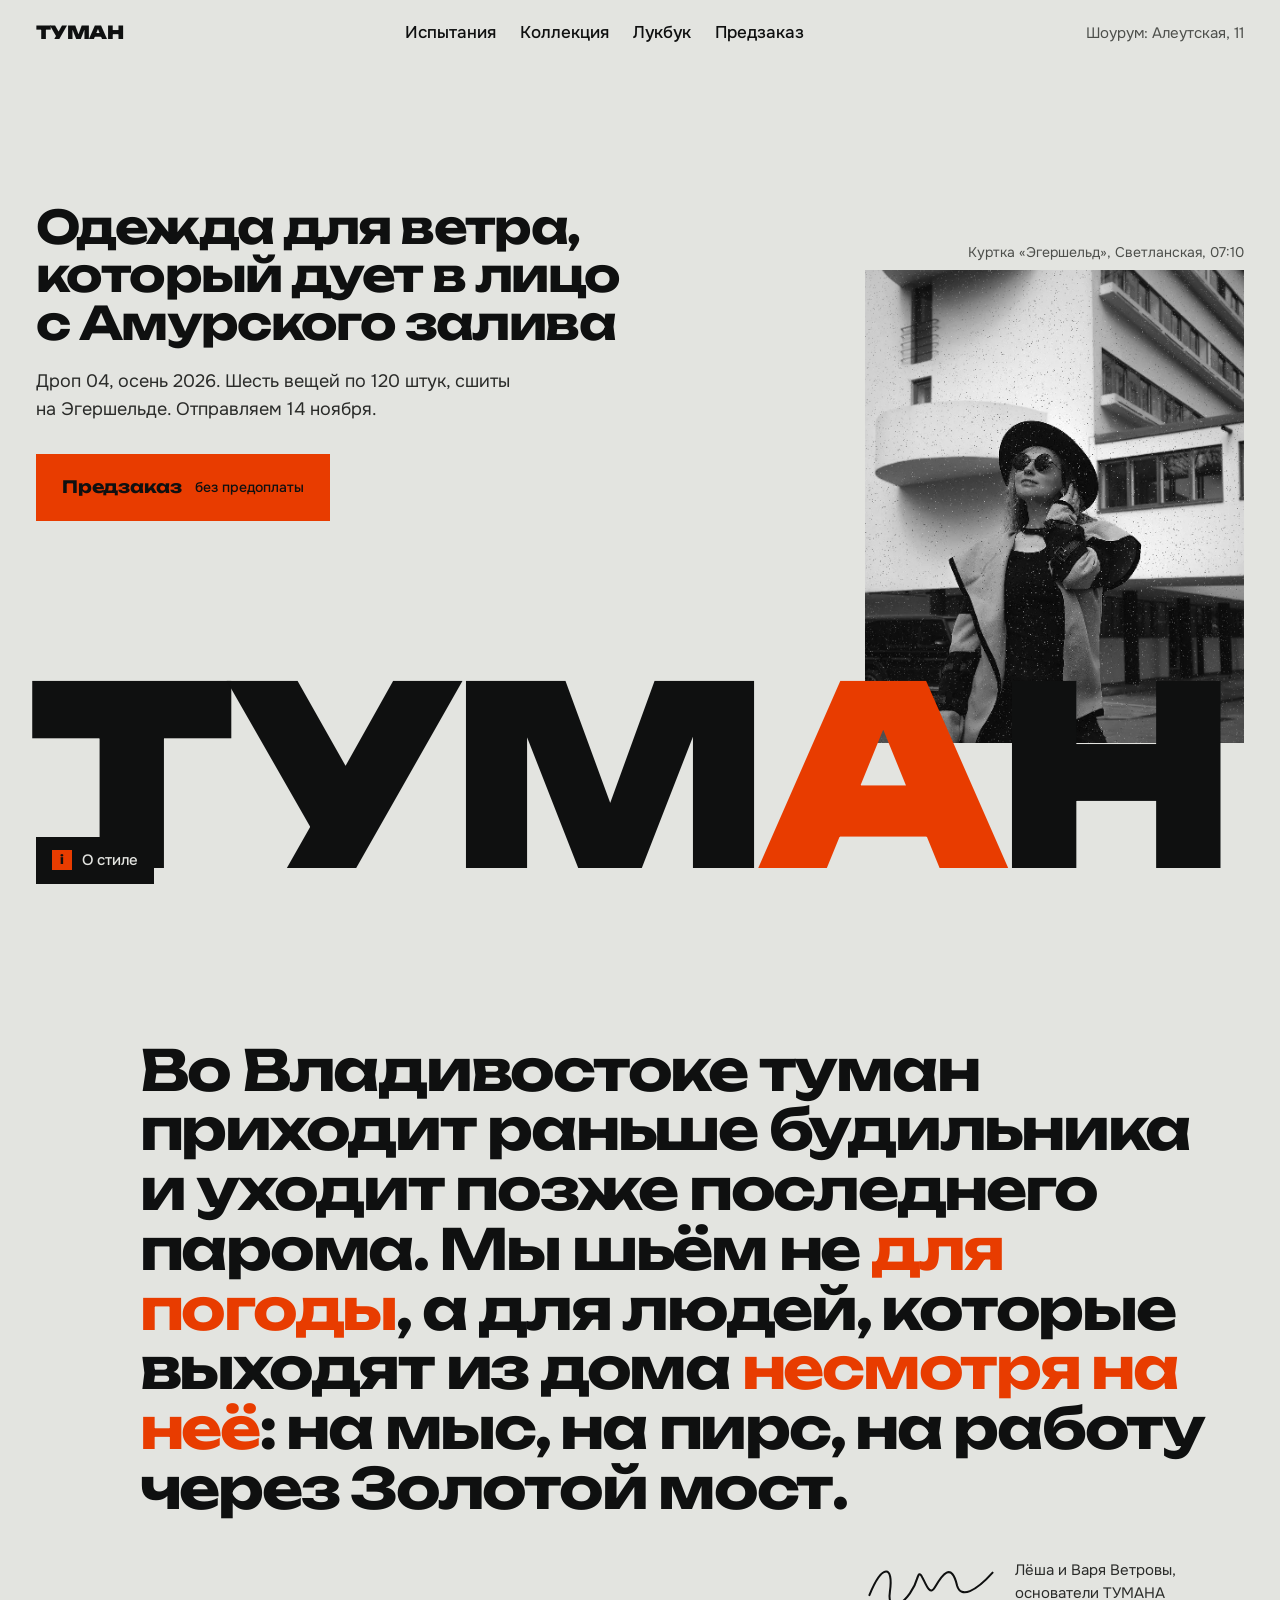
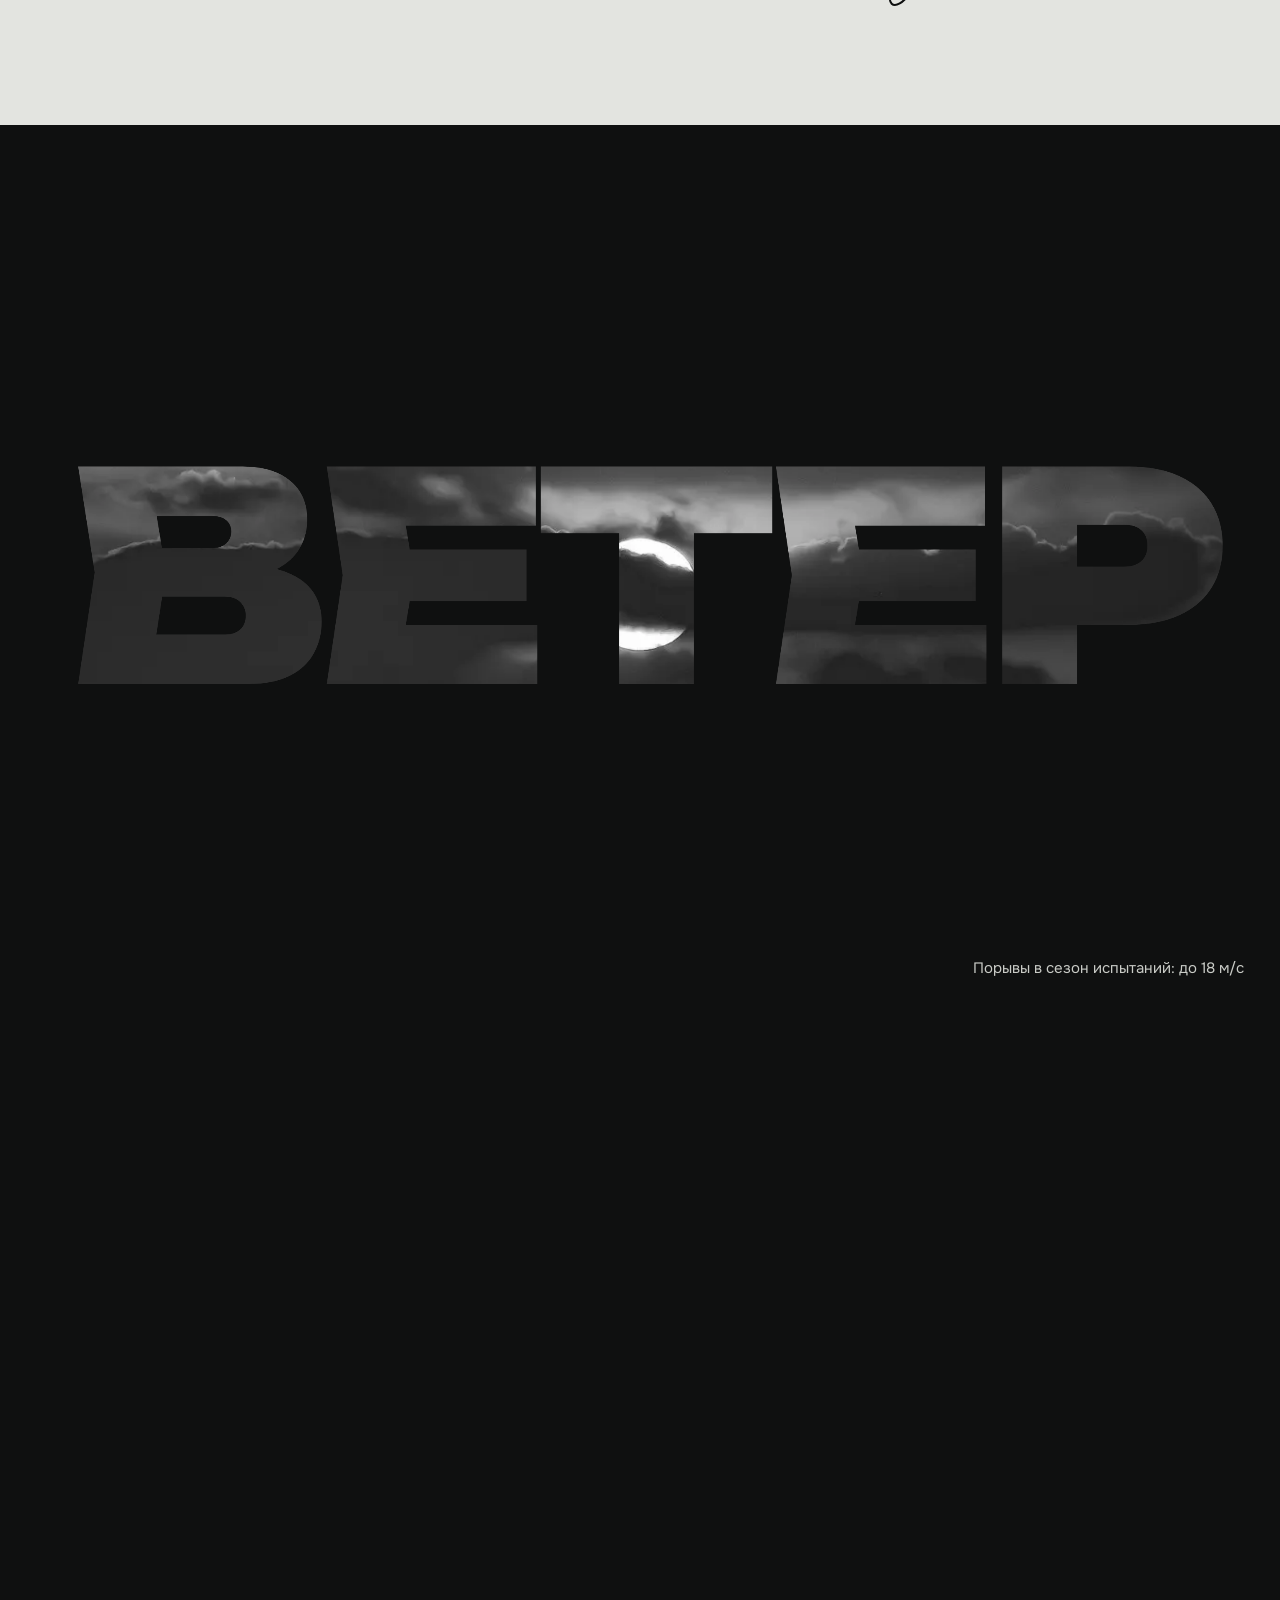
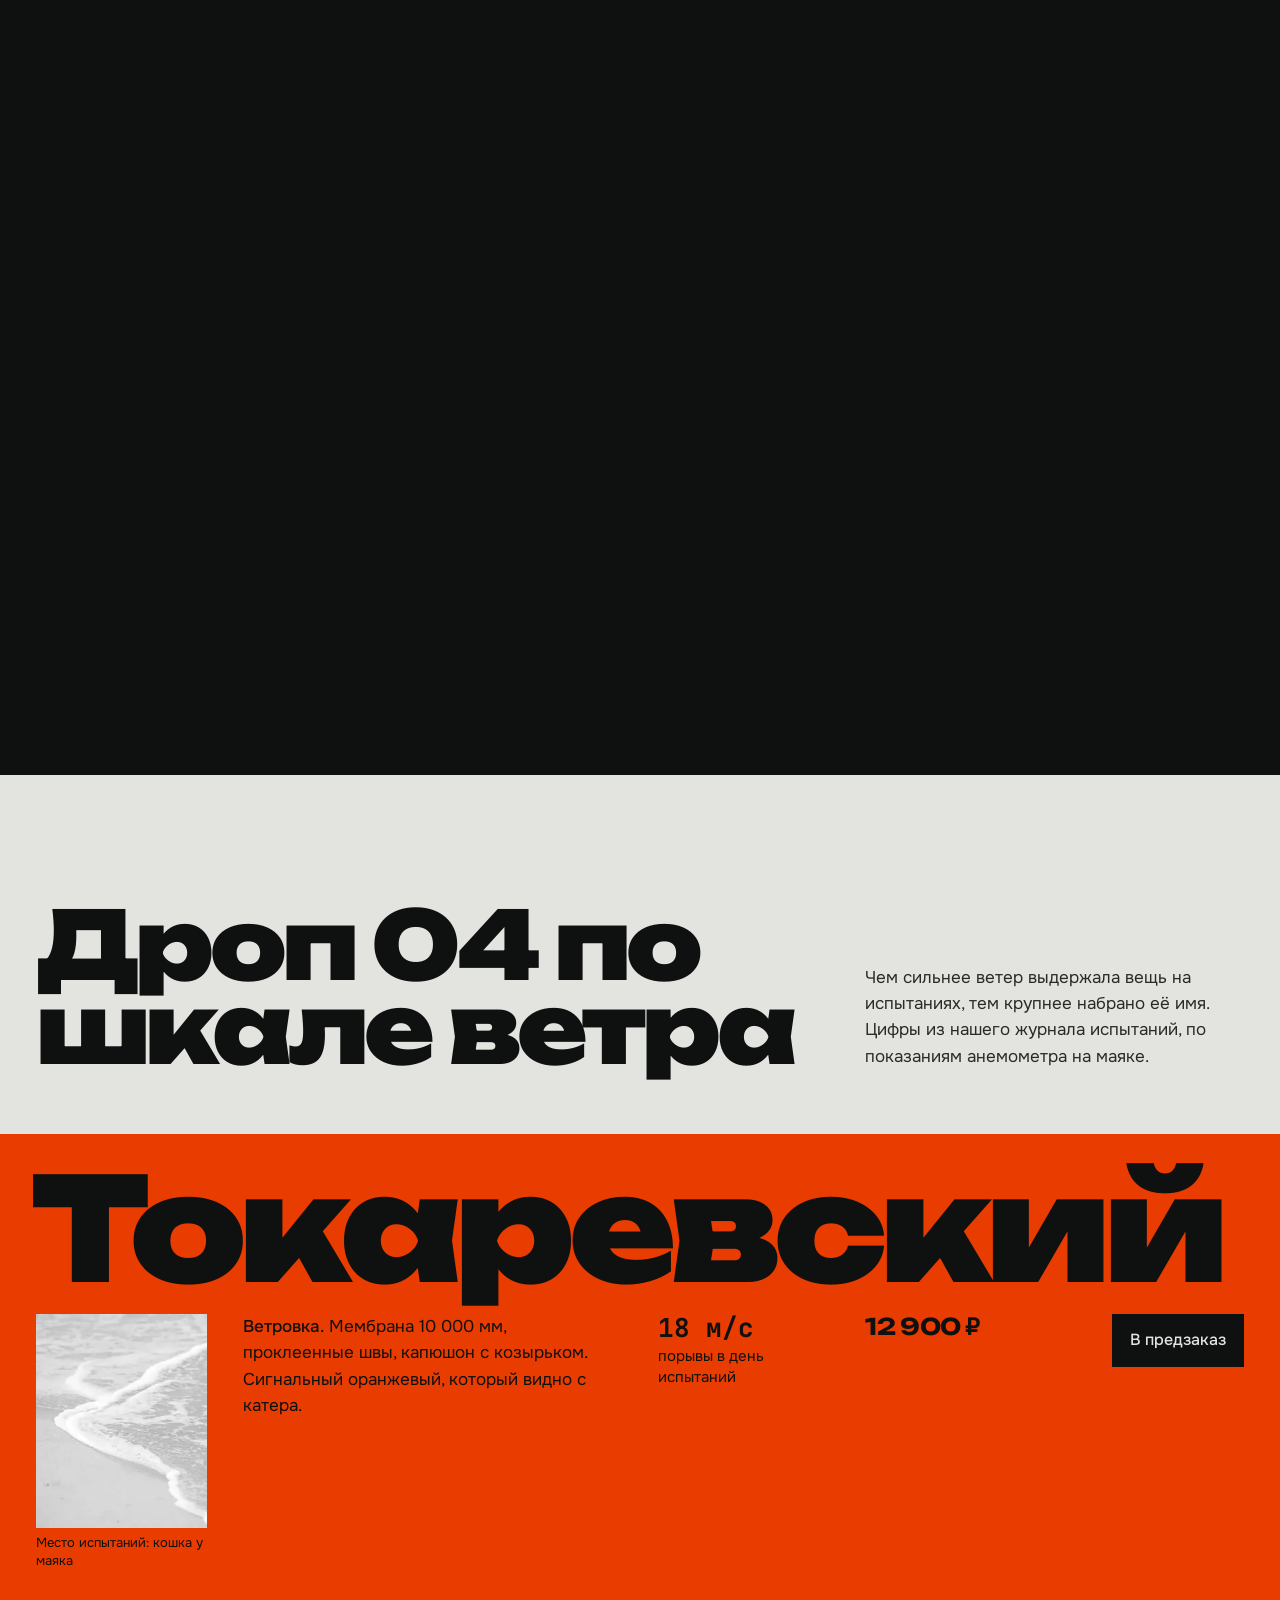
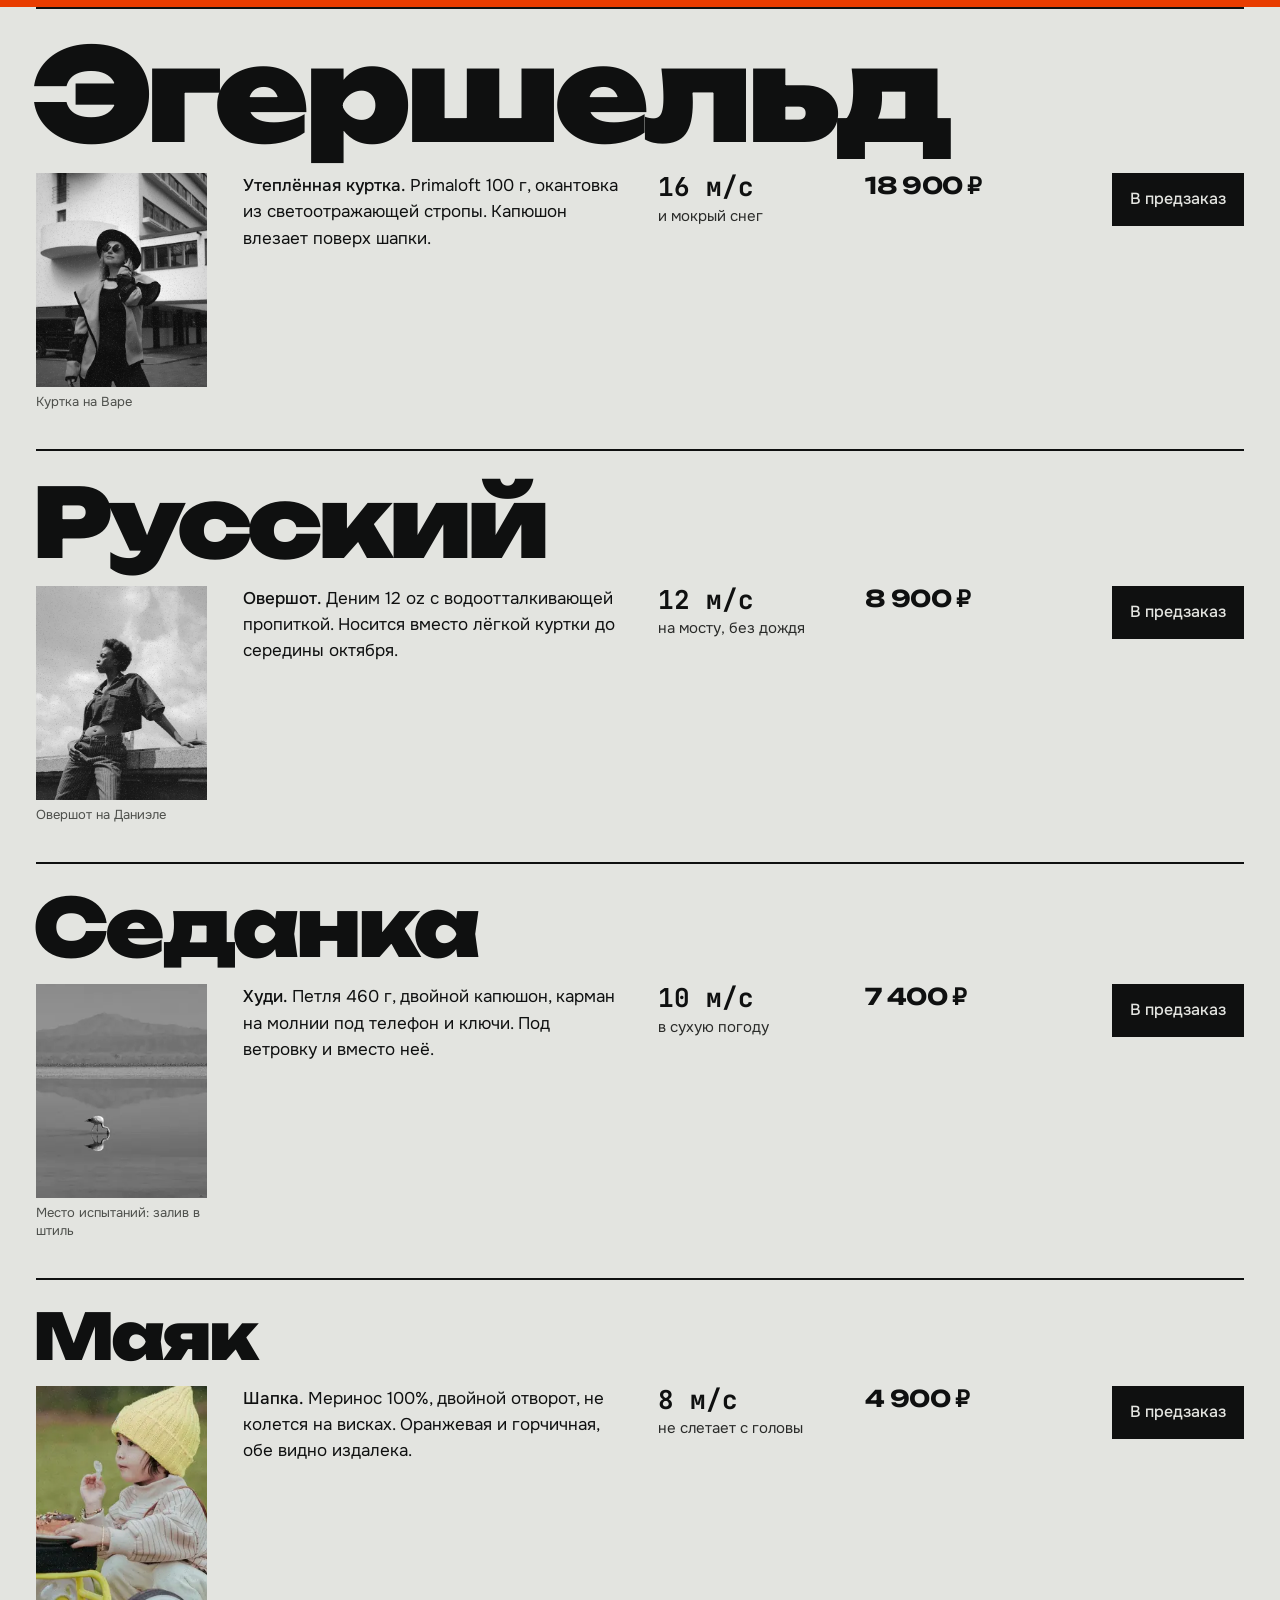
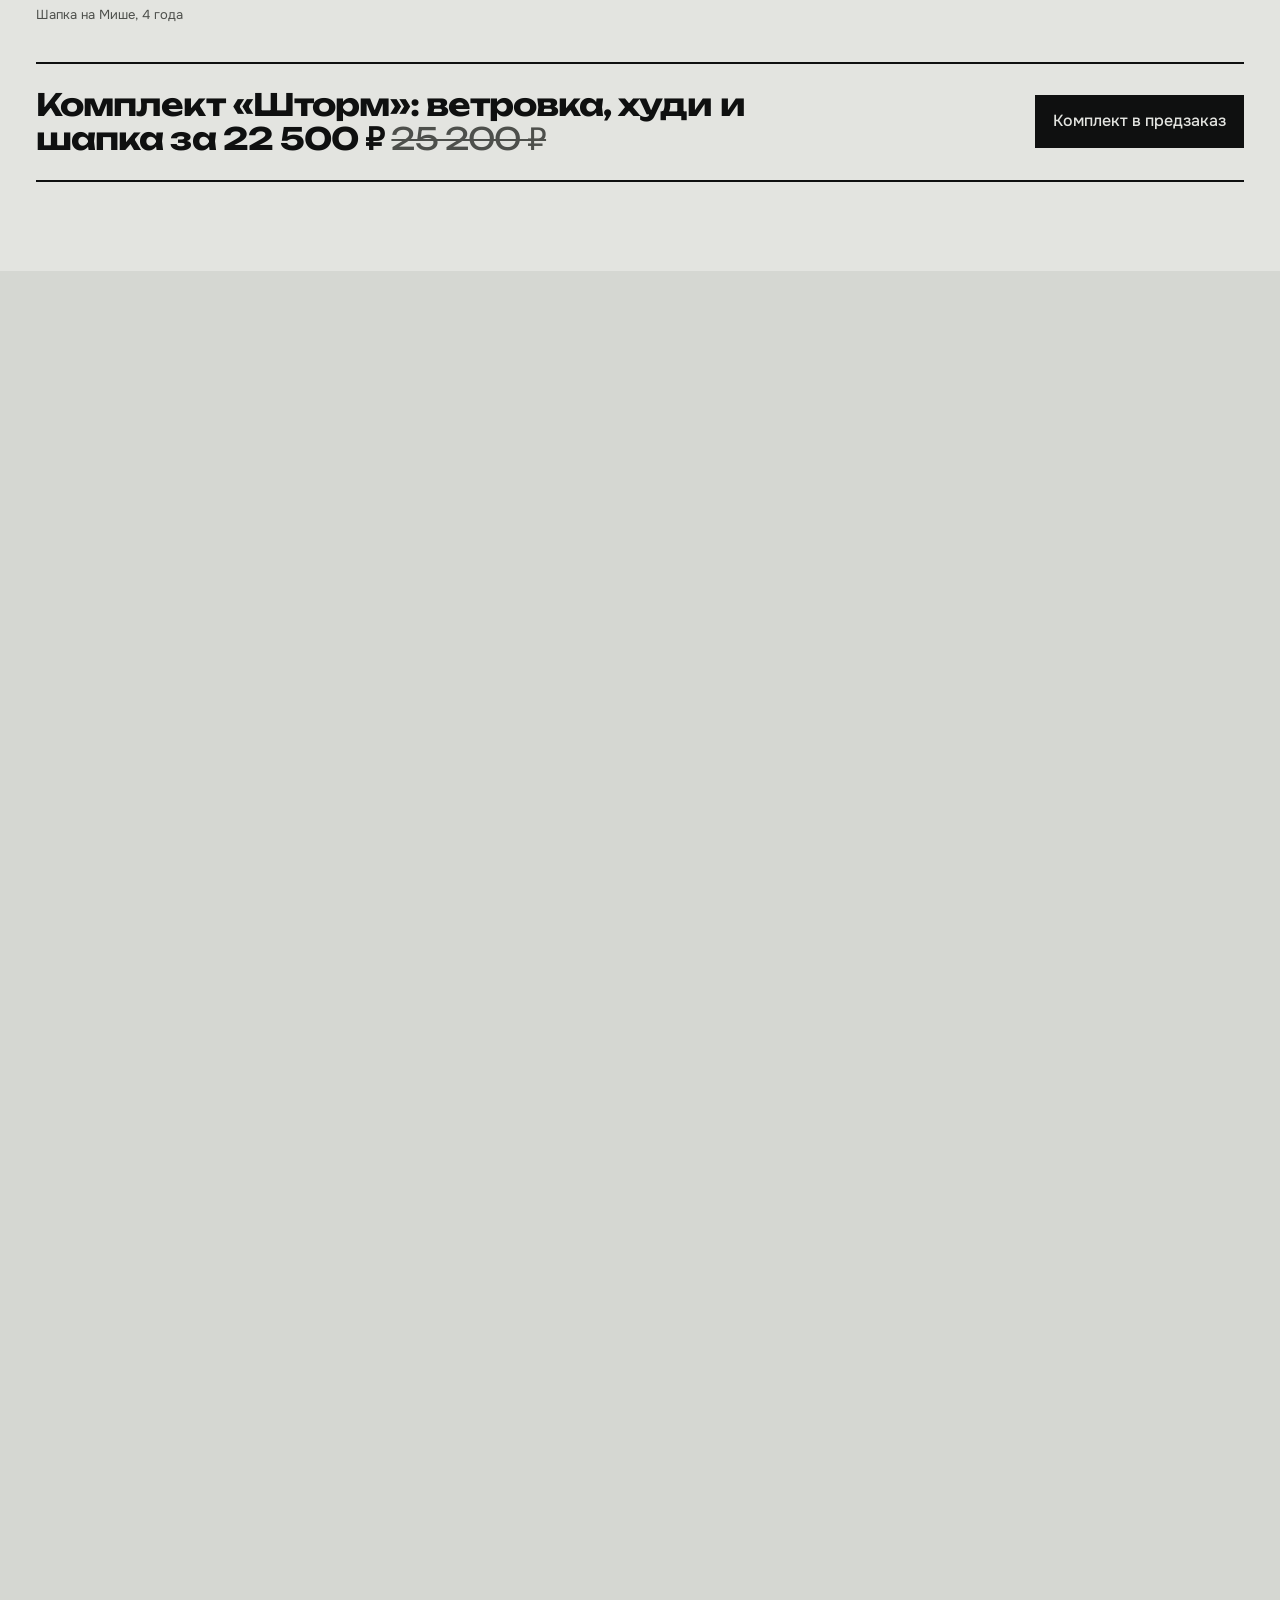
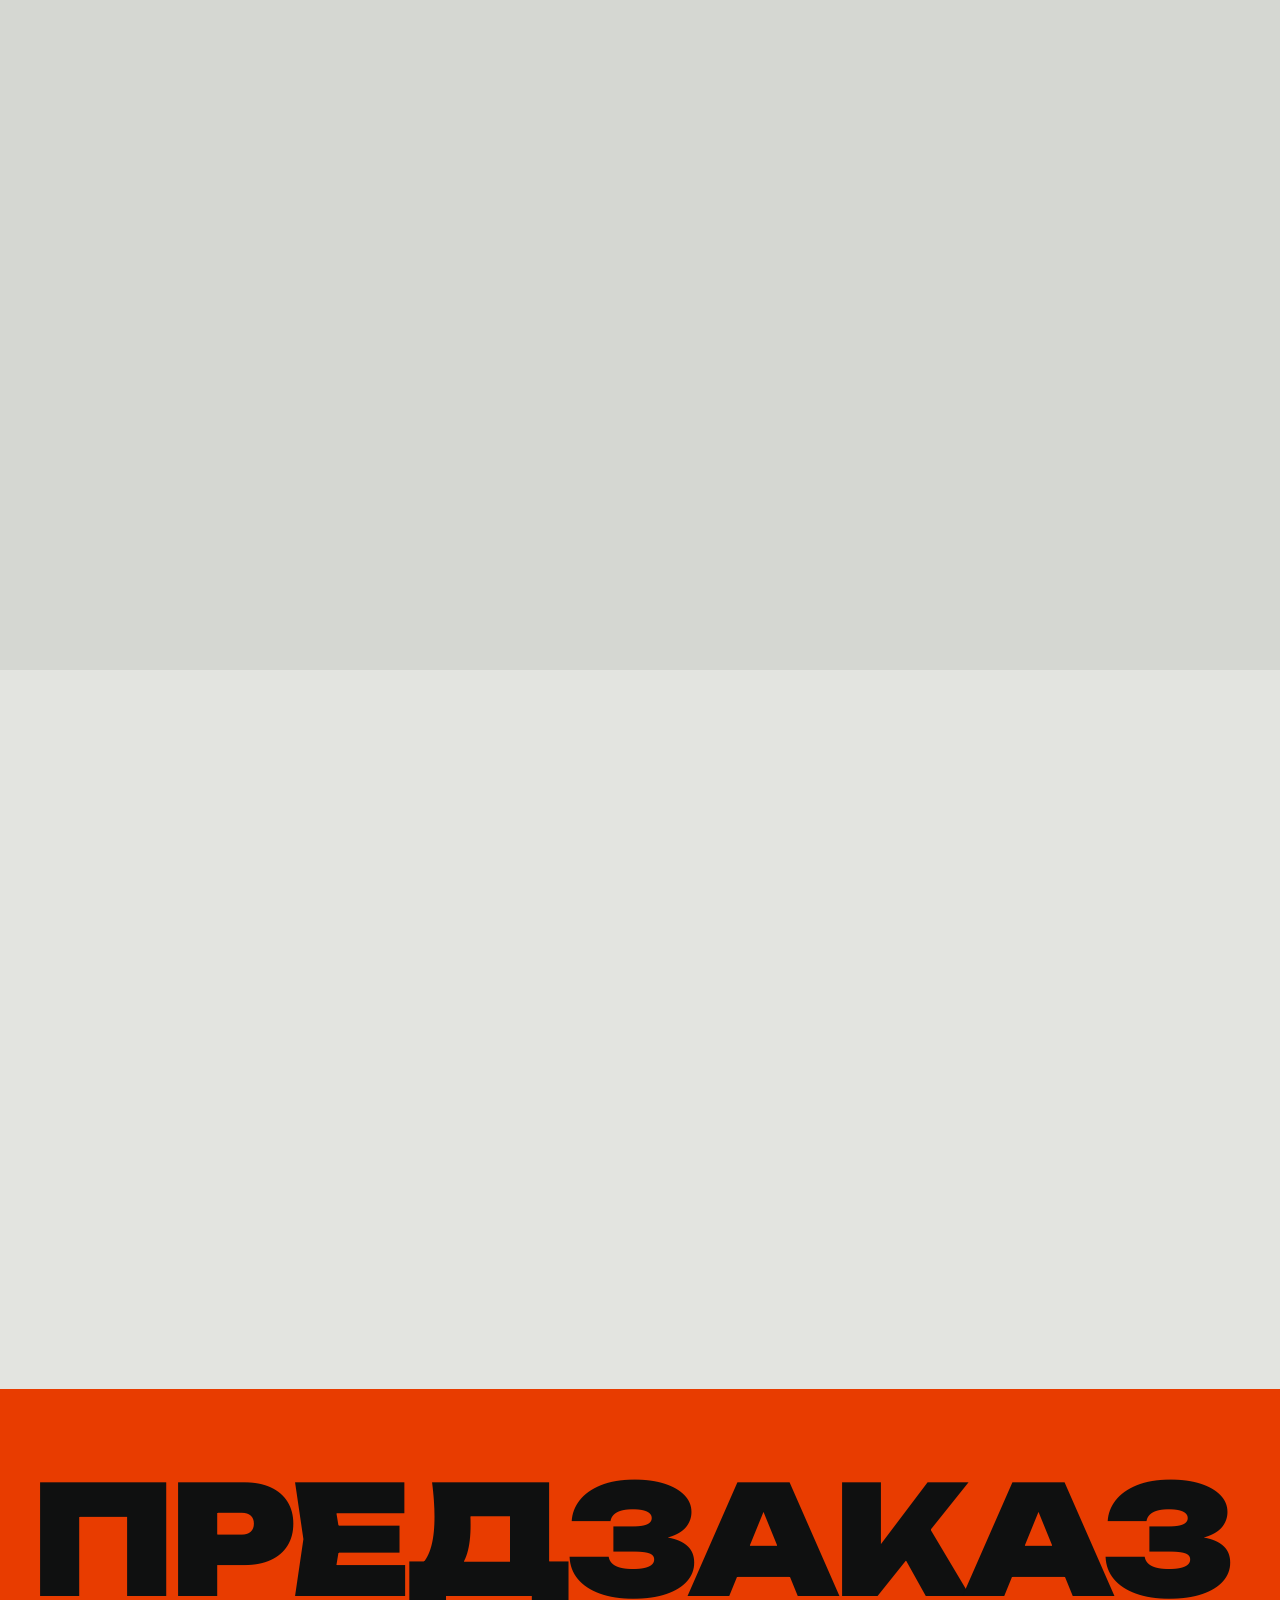
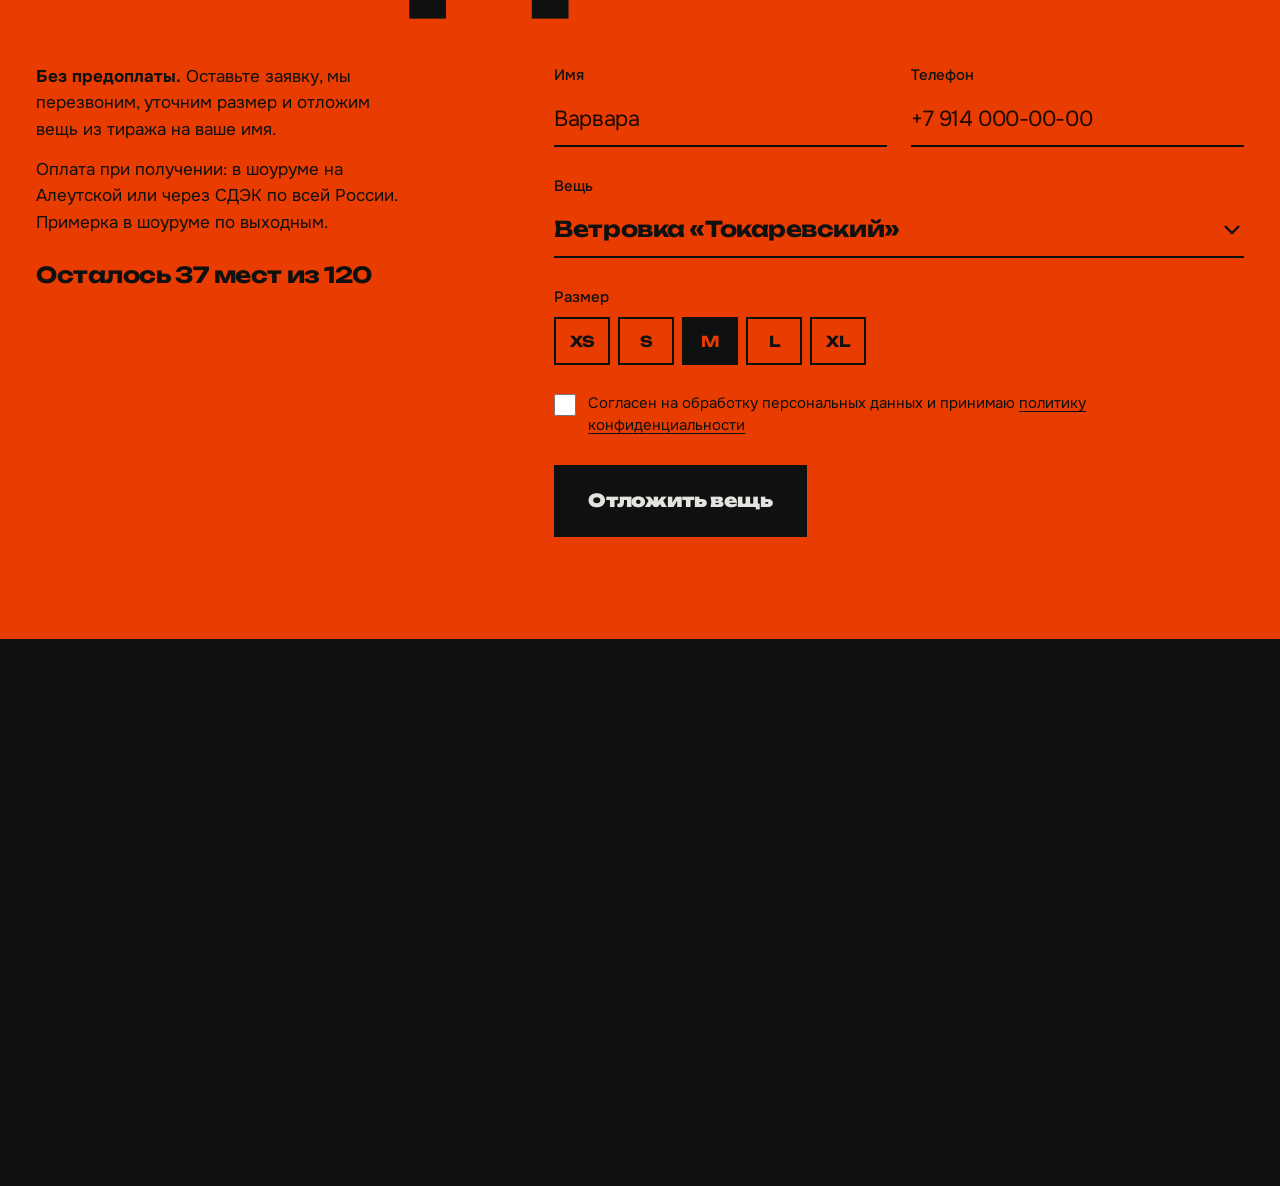
<file: sites/01-oversize/index.html>
<!doctype html>
<html lang="ru">
<head>
<meta charset="utf-8">
<meta name="viewport" content="width=device-width, initial-scale=1">
<title>ТУМАН. Одежда для ветра и моря. Владивосток</title>
<meta name="description" content="ТУМАН: ветровки, худи и шапки для ветра и моря. Сшито во Владивостоке. Предзаказ дропа 04 без предоплаты.">
<!-- impeccable-disable buried-raster: фото моря в сцене ВЕТЕР стартует прозрачным и проявляется скроллом, это кульминация сцены, а не спрятанная картинка -->
<!-- impeccable-disable cramped-padding: в сцене ВЕТЕР фото намеренно уходит в край экрана (full-bleed); у всех текстовых контейнеров отступы не меньше 16px -->
<!-- impeccable-disable tight-leading: дисплейные строки Unbounded 700-900 в тренде oversize набраны плотно намеренно; абзацы основного текста идут с интерлиньяжем 1.55 -->
<link rel="stylesheet" href="../../assets/fonts/fonts.css">
<style>
:root{
  --fog:#e3e4e0;
  --fog-2:#d5d7d2;
  --ink:#0f1010;
  --ink-2:#2a2b29;
  --mute:#4d4f4b;
  --sig:#e83c00;
  --gut:16px;
  --display:'Unbounded','Onest',sans-serif;
  --body:'Onest',system-ui,sans-serif;
  --data:'JetBrains Mono',ui-monospace,monospace;
  /* коэффициенты подгонки слов по ширине контейнера: ширина слова при font-size 100px */
  --k-tuman:.2065;
  --k-veter:.24;
  --k-pre:.1255;
  --k-name:.119;
}
@media (min-width:600px){:root{--gut:24px}}
@media (min-width:1200px){:root{--gut:36px}}
*{box-sizing:border-box;margin:0;padding:0}
html{background:var(--fog);color:var(--ink);-webkit-text-size-adjust:100%;scrollbar-color:var(--ink) var(--fog-2)}
body{font-family:var(--body);font-size:17px;line-height:1.55;background:var(--fog);overflow-x:clip;caret-color:var(--sig)}
img{display:block;max-width:100%;height:auto}
a{color:inherit;text-underline-offset:.2em;text-decoration-thickness:1px}
button,input,select{font:inherit;color:inherit}
::selection{background:var(--ink);color:var(--fog)}
:focus-visible{outline:3px solid var(--ink);outline-offset:3px}
.data{font-family:var(--data);font-size:.82em;letter-spacing:0}
.skip{position:absolute;left:var(--gut);top:-100px;background:var(--ink);color:var(--fog);padding:10px 14px;z-index:100}
.skip:focus{top:10px}

/* подгоняемые по ширине слова: контейнер меряет себя сам, без JS */
.fitbox{container-type:inline-size}
.word{font-family:var(--display);font-weight:900;letter-spacing:-.04em;line-height:.8;white-space:nowrap;display:block}
.word .o{color:var(--sig)}

/* ---------- шапка ---------- */
.bar{display:flex;justify-content:space-between;align-items:center;gap:20px;padding:10px var(--gut);position:relative;z-index:5}
.logo{font-family:var(--display);font-weight:900;font-size:18px;letter-spacing:-.03em;text-decoration:none;padding:8px 0}
.bar nav{display:flex;gap:6px 24px;flex-wrap:wrap}
.bar nav a{text-decoration:none;padding:10px 0;font-weight:500}
.bar nav a:hover{text-decoration:underline}
.bar .addr{color:var(--mute);font-size:15px}

/* ---------- первый экран ---------- */
.hero{min-height:100svh;display:grid;grid-template-columns:repeat(12,minmax(0,1fr));grid-template-rows:auto 1fr auto;column-gap:var(--gut);padding:0 var(--gut) clamp(14px,1.6vw,24px)}
.hero .bar{grid-column:1/-1;padding-left:0;padding-right:0}
.hero-copy{grid-column:1/7;grid-row:2;align-self:center;padding:4vh 0 6vh}
.lead{font-family:var(--display);font-weight:700;font-size:clamp(30px,3.6vw,56px);line-height:1.04;letter-spacing:-.035em;max-width:15ch}
.hero-note{margin-top:22px;max-width:40ch;color:var(--ink-2);font-size:18px}
.btn{display:inline-flex;align-items:center;gap:14px;margin-top:30px;background:var(--sig);color:var(--ink);text-decoration:none;font-family:var(--display);font-weight:700;font-size:17px;letter-spacing:-.01em;padding:20px 26px;border:0;cursor:pointer;transition:background-color .2s,color .2s}
.btn:hover{background:var(--ink);color:var(--fog)}
.btn small{font-family:var(--body);font-weight:500;font-size:14px;letter-spacing:0}
.hero-photo{grid-column:9/13;grid-row:2;align-self:end;margin-bottom:calc(var(--hero-word) * -.34);position:relative;z-index:1}
.hero-photo img{width:100%;aspect-ratio:4/5;object-fit:cover;object-position:50% 28%;filter:grayscale(1) contrast(1.08)}
.hero-photo figcaption{position:absolute;right:0;top:0;transform:translateY(-100%);padding-bottom:6px;font-size:14px;color:var(--mute)}
.hero-word{grid-column:1/-1;grid-row:3;position:relative;z-index:2;--hero-word:calc(100cqw * var(--k-tuman) * .8)}
.hero-word .word{font-size:calc(100cqw * var(--k-tuman));margin-left:-.035em}
.hero-word .cl{display:inline-block;overflow:hidden;vertical-align:top;padding-bottom:.02em}
.hero-word .ch{display:inline-block}
@media (prefers-reduced-motion:no-preference){
  .hero-word .ch{animation:rise 1.1s cubic-bezier(.16,1,.3,1) both;animation-delay:calc(var(--i) * 70ms + 120ms)}
}
@keyframes rise{from{transform:translateY(102%)}to{transform:none}}
/* hero-photo привязан к высоте слова: переносим переменную на контейнер */
.hero{container-type:inline-size;--hero-word:calc(100cqw * var(--k-tuman) * .8)}

/* ---------- манифест ---------- */
.manifest{padding:clamp(80px,11vw,170px) var(--gut) clamp(70px,9vw,140px);display:grid;grid-template-columns:repeat(12,minmax(0,1fr));column-gap:var(--gut)}
.manifest .txt{grid-column:2/13;font-family:var(--display);font-weight:700;font-size:4.4vw;line-height:1.06;letter-spacing:-.04em;text-wrap:pretty}
.manifest .txt em{font-style:normal;color:var(--sig)}
.manifest .sign{grid-column:9/13;margin-top:36px;display:flex;align-items:center;gap:18px;font-size:15px;color:var(--ink-2)}
.manifest .sign svg{width:132px;height:56px;flex:none}

/* ---------- сцена «ВЕТЕР»: слово с морем внутри, раскрывается скроллом ---------- */
.wind{position:relative;background:var(--ink);color:var(--fog)}
.wind-stick{position:relative;min-height:100svh;display:grid;place-items:center;overflow:hidden;padding:0 var(--gut)}
.wind-photo{position:absolute;inset:0;width:100%;height:100%;object-fit:cover;opacity:0}
.wind-word{position:relative;width:100%;container-type:inline-size}
.wind-word .word{font-size:calc(100cqw * var(--k-veter));text-align:center;letter-spacing:-.05em;
  background:url(../../assets/photos/sea-horizon-bw.webp) 50% 45%/cover;-webkit-background-clip:text;background-clip:text;color:transparent;transform-origin:50.5% 58%}
.js .wind-word .word,.js .look-word{will-change:transform}
.wind-cap{position:absolute;left:var(--gut);right:var(--gut);bottom:clamp(24px,5vh,56px);display:grid;grid-template-columns:repeat(12,minmax(0,1fr));column-gap:var(--gut);align-items:end}
.wind-cap p{grid-column:1/8;font-family:var(--display);font-weight:700;font-size:clamp(24px,3vw,46px);line-height:1.08;letter-spacing:-.03em;color:var(--fog)}
.wind-cap span{grid-column:10/13;justify-self:end;text-align:right;font-size:15px;color:#c9cbc6}
.js .wind{height:250vh}
.js .wind-stick{position:sticky;top:0;height:100svh}
.js .wind-cap p{opacity:0}

/* ---------- коллекция: шкала ветра ---------- */
.coll{padding:clamp(80px,10vw,150px) var(--gut) clamp(60px,7vw,110px)}
.coll-head{display:grid;grid-template-columns:repeat(12,minmax(0,1fr));column-gap:var(--gut);margin-bottom:clamp(36px,5vw,80px)}
.coll-head h2{grid-column:1/9;font-family:var(--display);font-weight:900;font-size:clamp(40px,7.4vw,118px);line-height:.88;letter-spacing:-.05em}
.coll-head p{grid-column:9/13;align-self:end;max-width:34ch;color:var(--ink-2)}
.scale{list-style:none;container-type:inline-size}
.item{border-top:2px solid var(--ink);padding:28px 0 3vw}
.item:first-child{background:var(--sig);border-top-color:var(--sig);margin:0 calc(-1 * var(--gut));padding-left:var(--gut);padding-right:var(--gut)}
.item:first-child .item-wind,.item:first-child .item-pic figcaption{color:var(--ink)}
.item-name{font-family:var(--display);font-weight:900;letter-spacing:-.045em;line-height:.9;white-space:nowrap;margin-left:-.04em;
  font-size:max(22px,calc(100cqw * var(--k-name) * var(--w) / 18))}
.item-body{display:grid;grid-template-columns:repeat(12,minmax(0,1fr));column-gap:var(--gut);row-gap:14px;margin-top:clamp(14px,1.6vw,24px);align-items:start}
.item-pic{grid-column:1/3}
.item-pic img{width:100%;aspect-ratio:4/5;object-fit:cover;filter:grayscale(1) contrast(1.06)}
.item-pic figcaption{font-size:13px;line-height:1.35;margin-top:6px;color:var(--mute)}
.item-desc{grid-column:3/7;max-width:42ch}
.item-desc b{font-weight:500}
.item-wind{grid-column:7/9;font-size:15px;line-height:1.35;color:var(--ink-2)}
.item-wind .data{display:block;font-size:26px;line-height:1.1;color:var(--ink);font-weight:700;margin-bottom:4px}
.item-price{grid-column:9/11;font-family:var(--display);font-weight:700;font-size:clamp(20px,1.8vw,28px);letter-spacing:-.03em;line-height:1.1;white-space:nowrap}
.add{grid-column:11/13;justify-self:end;background:var(--ink);color:var(--fog);border:0;cursor:pointer;font-weight:500;font-size:16px;padding:14px 18px;min-height:48px;transition:background-color .2s,color .2s}
.add:hover{background:var(--sig);color:var(--ink)}
.set{display:grid;grid-template-columns:repeat(12,minmax(0,1fr));column-gap:var(--gut);row-gap:16px;align-items:center;border-top:2px solid var(--ink);border-bottom:2px solid var(--ink);padding:24px 0}
.set p{grid-column:1/9;font-family:var(--display);font-weight:700;font-size:clamp(22px,2.4vw,36px);line-height:1.1;letter-spacing:-.03em}
.set p s{color:var(--mute);font-weight:400;text-decoration-thickness:2px}
.set .add{grid-column:10/13}

/* ---------- лукбук ---------- */
.look{position:relative;overflow:hidden;padding:8vw 0 9vw;background:var(--fog-2)}
.look-word{font-family:var(--display);font-weight:900;font-size:clamp(150px,34vw,560px);line-height:.78;letter-spacing:-.06em;white-space:nowrap;color:var(--ink);padding-left:var(--gut)}
.look-grid{display:grid;grid-template-columns:repeat(12,minmax(0,1fr));column-gap:var(--gut);row-gap:clamp(40px,6vw,90px);padding:0 var(--gut);margin-top:calc(clamp(150px,34vw,560px) * -.24);position:relative}
.look-grid figure:nth-child(1){grid-column:2/6}
.look-grid figure:nth-child(2){grid-column:7/12;margin-top:clamp(80px,14vw,220px)}
.look-grid figure:nth-child(3){grid-column:1/-1}
.look-grid img{width:100%;aspect-ratio:3/4;object-fit:cover;filter:grayscale(1) contrast(1.1)}
.look-grid figure:nth-child(3) img{aspect-ratio:auto;height:clamp(280px,48vw,760px);object-position:50% 60%}
.look-grid figcaption{margin-top:10px;font-size:15px;color:var(--ink-2);display:flex;justify-content:space-between;gap:16px;flex-wrap:wrap}
.look-wide{position:relative}
.look-wide .over{position:absolute;left:clamp(16px,4vw,60px);bottom:clamp(16px,4vw,60px);margin:0;font-family:var(--display);font-weight:900;font-size:clamp(30px,5.6vw,92px);line-height:.92;letter-spacing:-.045em;color:var(--ink);max-width:11ch}

/* ---------- гарантия и отзывы ---------- */
.repair{padding:clamp(80px,10vw,160px) var(--gut);display:grid;grid-template-columns:repeat(12,minmax(0,1fr));column-gap:var(--gut);row-gap:clamp(40px,5vw,72px)}
.repair h2{grid-column:1/12;font-family:var(--display);font-weight:900;font-size:7vw;line-height:.92;letter-spacing:-.05em;text-wrap:balance}
.repair h2 span{color:var(--sig)}
.repair .terms{grid-column:1/5;max-width:38ch;color:var(--ink-2)}
.repair figure{grid-column:span 4}
.repair figure:nth-of-type(1){grid-column:6/9}
.repair figure:nth-of-type(2){grid-column:10/13}
.repair blockquote{font-size:20px;line-height:1.45;font-weight:500}
.repair figcaption{margin-top:12px;font-size:15px;color:var(--mute)}

/* ---------- предзаказ ---------- */
.pre{background:var(--sig);color:var(--ink);padding:7vw var(--gut) 8vw}
.pre .word{font-size:calc(100cqw * var(--k-pre));margin-left:-.03em}
.pre-grid{display:grid;grid-template-columns:repeat(12,minmax(0,1fr));column-gap:var(--gut);row-gap:40px;margin-top:clamp(36px,5vw,72px)}
.pre-info{grid-column:1/5;max-width:36ch}
.pre-info p+p{margin-top:14px}
.pre-info .left{font-family:var(--display);font-weight:700;font-size:22px;letter-spacing:-.02em;line-height:1.2;margin-top:26px}
form{grid-column:6/13;display:grid;grid-template-columns:1fr 1fr;gap:28px 24px}
.f{display:flex;flex-direction:column;gap:6px;min-width:0}
.f.full{grid-column:1/-1}
.f label,.f .lbl{font-size:15px;font-weight:500}
.f input,.f select{background:transparent;border:0;border-bottom:2px solid var(--ink);padding:8px 0 10px;font-family:var(--display);font-weight:700;font-size:clamp(19px,1.7vw,26px);letter-spacing:-.02em;border-radius:0;width:100%;-webkit-appearance:none;appearance:none;min-height:52px}
.f select{background:url("data:image/svg+xml,%3Csvg xmlns='http://www.w3.org/2000/svg' width='16' height='10'%3E%3Cpath d='M1 1l7 7 7-7' fill='none' stroke='%230f1010' stroke-width='2.4'/%3E%3C/svg%3E") right 4px center no-repeat;padding-right:28px;cursor:pointer}
.f input::placeholder{color:#1f0a02;opacity:1;font-family:var(--body);font-weight:400}
.f input:focus-visible,.f select:focus-visible{outline:none;border-bottom-color:var(--fog);box-shadow:0 2px 0 var(--fog)}
.f input[aria-invalid="true"]{border-bottom-color:var(--fog)}
.sizes{display:flex;gap:8px;flex-wrap:wrap}
.sizes label{position:relative}
.sizes input{position:absolute;opacity:0;width:1px;height:1px}
.sizes span{display:grid;place-items:center;min-width:56px;min-height:48px;border:2px solid var(--ink);padding:0 12px;font-family:var(--display);font-weight:700;cursor:pointer;transition:background-color .15s,color .15s}
.sizes input:checked + span{background:var(--ink);color:var(--sig)}
.sizes input:focus-visible + span{outline:3px solid var(--fog);outline-offset:2px}
.agree{grid-column:1/-1;display:flex;gap:12px;align-items:flex-start;font-size:15px;line-height:1.45;cursor:pointer}
.agree input{width:22px;height:22px;flex:none;accent-color:var(--ink);margin-top:1px}
.send-row{grid-column:1/-1;display:flex;align-items:center;gap:20px;flex-wrap:wrap}
.send{background:var(--ink);color:var(--fog);border:0;padding:22px 34px;font-family:var(--display);font-weight:900;font-size:18px;letter-spacing:-.02em;cursor:pointer;transition:background-color .2s,color .2s}
.send:hover{background:var(--fog);color:var(--ink)}
.err{font-weight:500;font-size:16px}
.thanks{display:none;grid-column:6/13}
.thanks h3{font-family:var(--display);font-weight:900;font-size:clamp(40px,6vw,96px);line-height:.92;letter-spacing:-.05em}
.thanks p{margin-top:18px;max-width:40ch;font-size:18px}
.pre.done form{display:none}
.pre.done .thanks{display:block}

/* ---------- подвал ---------- */
footer{background:var(--ink);color:var(--fog);padding:6vw var(--gut) 18px;overflow:hidden}
.foot-grid{display:grid;grid-template-columns:repeat(4,minmax(0,1fr));gap:28px var(--gut);padding-bottom:clamp(40px,5vw,80px)}
.foot-grid h2{font-size:15px;font-weight:500;color:#b9bbb6;margin-bottom:8px}
.foot-grid p,.foot-grid a{font-size:16px;line-height:1.6;display:block}
.foot-grid a{text-decoration:none;padding:3px 0}
.foot-grid a:hover{color:var(--sig)}
footer .word{font-size:calc(100cqw * var(--k-tuman));margin-left:-.035em;color:var(--fog)}
.foot-bot{display:flex;justify-content:space-between;gap:16px;flex-wrap:wrap;border-top:1px solid #3a3b39;padding-top:12px;margin-top:clamp(12px,1.6vw,24px);color:#a9aba6;font-size:14px}

/* ---------- плашка «О стиле» ---------- */
.about-btn{position:fixed;left:var(--gut);bottom:16px;z-index:80;background:var(--ink);color:var(--fog);border:0;padding:12px 16px;min-height:44px;cursor:pointer;font-weight:500;font-size:15px;display:flex;gap:10px;align-items:center}
.about-btn b{display:grid;place-items:center;width:20px;height:20px;background:var(--sig);color:var(--ink);font-family:var(--display);font-size:12px}
.about{position:fixed;left:var(--gut);bottom:68px;z-index:81;width:min(460px,calc(100vw - 2*var(--gut)));max-height:calc(100svh - 96px);overflow:auto;background:var(--ink);color:var(--fog);padding:24px;font-size:15px;line-height:1.5;display:none}
.about.open{display:block}
@media (prefers-reduced-motion:no-preference){.about.open{animation:pop .3s cubic-bezier(.16,1,.3,1)}}
@keyframes pop{from{opacity:0;transform:translateY(12px)}}
.about h2{font-family:var(--display);font-weight:900;font-size:30px;line-height:.95;letter-spacing:-.04em;margin-bottom:16px}
.about h2 span{color:var(--sig)}
.about dl{display:grid;gap:14px}
.about dt{color:#ffb08f;font-weight:500}
.about dd ul{padding-left:18px}
.about .not{border-top:1px solid #3a3b39;padding-top:14px}

/* ---------- ниже первого экрана рендерим лениво ---------- */
.look,.repair,footer{content-visibility:auto;contain-intrinsic-size:auto 1200px}

/* ---------- адаптив ---------- */
@media (max-width:860px){
  body{font-size:16px}
  .bar nav{display:none}
  .bar .addr{font-size:14px}
  .hero{grid-template-rows:auto auto auto auto}
  .hero-copy{grid-column:1/-1;grid-row:2;padding:18px 0 22px}
  .hero-note{font-size:16px}
  .hero-photo{grid-column:4/13;grid-row:3;margin-bottom:calc(var(--hero-word) * -.3)}
  .hero-photo{display:flex;flex-direction:column-reverse}
  .hero-photo figcaption{position:static;transform:none;padding:0 0 8px}
  .hero-word{grid-row:4}
  .manifest .txt{grid-column:1/-1;font-size:7.6vw}
  .repair h2{font-size:10.4vw}
  .pre{padding:56px var(--gut) 64px}
  footer{padding-top:56px}
  .look{padding:64px 0 72px}
  .item{padding-bottom:28px}
  .manifest .sign{grid-column:1/-1}
  .wind-cap{grid-template-columns:1fr;row-gap:12px}
  .wind-cap p,.wind-cap span{grid-column:1/-1;justify-self:start;text-align:left}
  .coll-head h2,.coll-head p{grid-column:1/-1}
  .coll-head p{margin-top:18px}
  .item-body{grid-template-columns:repeat(6,minmax(0,1fr))}
  .item-pic{grid-column:1/3;grid-row:1/3}
  .item-desc{grid-column:3/7;font-size:15px}
  .item-wind{grid-column:3/7}
  .item-price{grid-column:1/4;align-self:center}
  .add{grid-column:4/7}
  .set p{grid-column:1/-1}
  .set .add{grid-column:1/-1;justify-self:stretch}
  .look-grid figure:nth-child(1){grid-column:1/8}
  .look-grid figure:nth-child(2){grid-column:5/13;margin-top:0}
  .look-grid figcaption{font-size:14px}
  .repair h2,.repair .terms,.repair figure:nth-of-type(n){grid-column:1/-1}
  .pre-info,form,.thanks{grid-column:1/-1}
  form{grid-template-columns:1fr}
  .foot-grid{grid-template-columns:1fr 1fr}
  .about-btn{left:auto;right:16px;bottom:12px}
  .about{left:16px;bottom:64px}
}
@media (prefers-reduced-motion:reduce){
  *,*::before,*::after{transition:none!important}
}
</style>
</head>
<body>
<script>document.documentElement.classList.add('js')</script>
<a class="skip" href="#coll">К коллекции</a>

<main id="top">
<!-- ===== первый экран ===== -->
<section class="hero" aria-label="ТУМАН, дроп 04">
  <header class="bar">
    <a class="logo" href="#top">ТУМАН</a>
    <nav aria-label="Разделы"><a href="#wind">Испытания</a><a href="#coll">Коллекция</a><a href="#look">Лукбук</a><a href="#pre">Предзаказ</a></nav>
    <span class="addr">Шоурум: Алеутская, 11</span>
  </header>
  <div class="hero-copy">
    <p class="lead">Одежда для ветра, который дует в лицо с Амурского залива</p>
    <p class="hero-note">Дроп 04, осень 2026. Шесть вещей по 120 штук, сшиты на Эгершельде. Отправляем 14 ноября.</p>
    <a class="btn" href="#pre">Предзаказ <small>без предоплаты</small></a>
  </div>
  <figure class="hero-photo">
    <img src="../../assets/photos/fashion-woman-hat.webp" width="853" height="1280" alt="Девушка в шляпе и бежевой куртке с чёрной окантовкой на фоне белого дома" fetchpriority="high">
    <figcaption>Куртка «Эгершельд», Светланская, 07:10</figcaption>
  </figure>
  <div class="hero-word fitbox">
    <!-- impeccable-disable-next-line low-contrast: оранжевая А это часть логотипа (WCAG 1.4.3 не требует контраста для логотипов); 3.2:1 при этом проходит AA для крупного текста -->
    <h1 class="word" aria-label="ТУМАН"><span class="cl" aria-hidden="true"><span class="ch" style="--i:0">Т</span><span class="ch" style="--i:1">У</span><span class="ch" style="--i:2">М</span><span class="ch o" style="--i:3">А</span><span class="ch" style="--i:4">Н</span></span></h1>
  </div>
</section>

<!-- ===== манифест ===== -->
<section class="manifest" aria-label="Манифест">
  <p class="txt">Во Владивостоке туман приходит раньше будильника и уходит позже последнего парома. Мы шьём не <em>для погоды</em>, а для людей, которые выходят из дома <em>несмотря на неё</em>: на мыс, на пирс, на работу через Золотой мост.</p>
  <p class="sign">
    <svg viewBox="0 0 140 60" aria-hidden="true"><path d="M4 44 C 18 10, 30 12, 26 40 S 48 52, 56 24 C 60 12, 66 50, 74 36 S 92 8, 98 34 C 102 48, 118 40, 136 20" fill="none" stroke="#0f1010" stroke-width="2.2" stroke-linecap="round"/></svg>
    <span>Лёша и Варя Ветровы,<br>основатели ТУМАНА</span>
  </p>
</section>

<!-- ===== сцена «ВЕТЕР» ===== -->
<section class="wind" id="wind" aria-label="Испытания на ветру">
  <div class="wind-stick">
    <img class="wind-photo" src="../../assets/photos/sea-horizon-bw.webp" width="1280" height="721" alt="" loading="lazy" decoding="async">
    <div class="wind-word"><p class="word" id="windWord">ВЕТЕР</p></div>
    <div class="wind-cap">
      <p id="windCap">Каждую вещь мы носим 30 дней на Токаревской кошке, прежде чем она попадёт в дроп</p>
      <span>Порывы в сезон испытаний: до 18 м/с</span>
    </div>
  </div>
</section>

<!-- ===== коллекция по шкале ветра ===== -->
<section class="coll" id="coll" aria-labelledby="coll-h">
  <div class="coll-head">
    <h2 id="coll-h">Дроп 04 по шкале ветра</h2>
    <p>Чем сильнее ветер выдержала вещь на испытаниях, тем крупнее набрано её имя. Цифры из нашего журнала испытаний, по показаниям анемометра на маяке.</p>
  </div>
  <ol class="scale">
    <li class="item" style="--w:18">
      <h3 class="item-name">Токаревский</h3>
      <div class="item-body">
        <figure class="item-pic"><img src="img/sea-foam-bw-480.webp" width="480" height="320" alt="Пена прибоя на мокром песке" loading="lazy" decoding="async" style="object-position:30% 50%"><figcaption>Место испытаний: кошка у маяка</figcaption></figure>
        <p class="item-desc"><b>Ветровка.</b> Мембрана 10 000 мм, проклеенные швы, капюшон с козырьком. Сигнальный оранжевый, который видно с катера.</p>
        <p class="item-wind"><span class="data">18 м/с</span>порывы в день испытаний</p>
        <p class="item-price">12 900 ₽</p>
        <button class="add" type="button" data-item="Ветровка «Токаревский»">В предзаказ</button>
      </div>
    </li>
    <li class="item" style="--w:16">
      <h3 class="item-name">Эгершельд</h3>
      <div class="item-body">
        <figure class="item-pic"><img src="img/fashion-woman-hat-480.webp" width="480" height="720" alt="Куртка «Эгершельд» на модели" loading="lazy" decoding="async" style="object-position:50% 55%"><figcaption>Куртка на Варе</figcaption></figure>
        <p class="item-desc"><b>Утеплённая куртка.</b> Primaloft 100 г, окантовка из светоотражающей стропы. Капюшон влезает поверх шапки.</p>
        <p class="item-wind"><span class="data">16 м/с</span>и мокрый снег</p>
        <p class="item-price">18 900 ₽</p>
        <button class="add" type="button" data-item="Куртка «Эгершельд»">В предзаказ</button>
      </div>
    </li>
    <li class="item" style="--w:12">
      <h3 class="item-name">Русский</h3>
      <div class="item-body">
        <figure class="item-pic"><img src="img/man-denim-480.webp" width="480" height="720" alt="Модель в денимовом овершоте на фоне неба" loading="lazy" decoding="async" style="object-position:50% 25%"><figcaption>Овершот на Даниэле</figcaption></figure>
        <p class="item-desc"><b>Овершот.</b> Деним 12 oz с водоотталкивающей пропиткой. Носится вместо лёгкой куртки до середины октября.</p>
        <p class="item-wind"><span class="data">12 м/с</span>на мосту, без дождя</p>
        <p class="item-price">8 900 ₽</p>
        <button class="add" type="button" data-item="Овершот «Русский»">В предзаказ</button>
      </div>
    </li>
    <li class="item" style="--w:10">
      <h3 class="item-name">Седанка</h3>
      <div class="item-body">
        <figure class="item-pic"><img src="img/shore-bw-480.webp" width="480" height="359" alt="Неподвижная вода и сопка на горизонте" loading="lazy" decoding="async"><figcaption>Место испытаний: залив в штиль</figcaption></figure>
        <p class="item-desc"><b>Худи.</b> Петля 460 г, двойной капюшон, карман на молнии под телефон и ключи. Под ветровку и вместо неё.</p>
        <p class="item-wind"><span class="data">10 м/с</span>в сухую погоду</p>
        <p class="item-price">7 400 ₽</p>
        <button class="add" type="button" data-item="Худи «Седанка»">В предзаказ</button>
      </div>
    </li>
    <li class="item" style="--w:8">
      <h3 class="item-name">Маяк</h3>
      <div class="item-body">
        <figure class="item-pic"><img src="img/kid-yellow-hat-480.webp" width="480" height="320" alt="Ребёнок в горчичной вязаной шапке на траве" loading="lazy" decoding="async" style="object-position:58% 30%;filter:none"><figcaption>Шапка на Мише, 4 года</figcaption></figure>
        <p class="item-desc"><b>Шапка.</b> Меринос 100%, двойной отворот, не колется на висках. Оранжевая и горчичная, обе видно издалека.</p>
        <p class="item-wind"><span class="data">8 м/с</span>не слетает с головы</p>
        <p class="item-price">4 900 ₽</p>
        <button class="add" type="button" data-item="Шапка «Маяк»">В предзаказ</button>
      </div>
    </li>
  </ol>
  <div class="set">
    <p>Комплект «Шторм»: ветровка, худи и шапка за 22 500 ₽ <s>25 200 ₽</s></p>
    <button class="add" type="button" data-item="Комплект «Шторм»">Комплект в предзаказ</button>
  </div>
</section>

<!-- ===== лукбук ===== -->
<section class="look" id="look" aria-label="Лукбук">
  <p class="look-word" id="lookWord" aria-hidden="true">СОЛЬ</p>
  <div class="look-grid">
    <figure><img src="../../assets/photos/man-denim.webp" width="853" height="1280" alt="Модель в денимовом овершоте облокотилась на парапет" loading="lazy" decoding="async"><figcaption><span>Овершот «Русский»</span><span>Набережная Цесаревича</span></figcaption></figure>
    <figure><img src="../../assets/photos/fashion-woman-hat.webp" width="853" height="1280" alt="Модель в куртке и шляпе на фоне белого здания" loading="lazy" decoding="async" style="object-position:50% 20%"><figcaption><span>Куртка «Эгершельд»</span><span>Улица Алеутская</span></figcaption></figure>
    <figure class="look-wide"><img src="../../assets/photos/sea-foam-bw.webp" width="1280" height="852" alt="Пена прибоя набегает на песок" loading="lazy" decoding="async"><p class="over">Шамора, ноябрь, 6 °C и ни одного зонта</p></figure>
  </div>
</section>

<!-- ===== гарантия ===== -->
<section class="repair" aria-labelledby="repair-h">
  <h2 id="repair-h">Порвали на скалах? <span>Зашьём бесплатно.</span></h2>
  <p class="terms">Три года гарантии на швы и молнии. Приносите вещь в шоурум на Алеутской или отправьте СДЭК за наш счёт: чиним за неделю, заплатки ставим из обрезков того же дропа.</p>
  <figure>
    <blockquote>Ветровка пережила три выхода на яхте и ночь на Скрыплёве. Мокрой осталась только совесть.</blockquote>
    <figcaption>Аня, яхт-клуб «Семь футов»</figcaption>
  </figure>
  <figure>
    <blockquote>Шапку видно с другого конца Русского моста. Ребёнок теперь не теряется.</blockquote>
    <figcaption>Ольга, Снеговая Падь</figcaption>
  </figure>
</section>

<!-- ===== предзаказ ===== -->
<section class="pre" id="pre" aria-labelledby="pre-h">
  <div class="fitbox"><h2 class="word" id="pre-h">ПРЕДЗАКАЗ</h2></div>
  <div class="pre-grid">
    <div class="pre-info">
      <p><b>Без предоплаты.</b> Оставьте заявку, мы перезвоним, уточним размер и отложим вещь из тиража на ваше имя.</p>
      <p>Оплата при получении: в шоуруме на Алеутской или через СДЭК по всей России. Примерка в шоуруме по выходным.</p>
      <p class="left">Осталось <span id="left">37</span> мест из 120</p>
    </div>
    <form id="form" novalidate>
      <div class="f"><label for="nm">Имя</label><input id="nm" name="name" required placeholder="Варвара" autocomplete="name" aria-describedby="err"></div>
      <div class="f"><label for="ph">Телефон</label><input id="ph" name="phone" type="tel" required placeholder="+7 914 000-00-00" autocomplete="tel" inputmode="tel" aria-describedby="err"></div>
      <div class="f full"><label for="it">Вещь</label>
        <select id="it" name="item"><option>Ветровка «Токаревский»</option><option>Куртка «Эгершельд»</option><option>Овершот «Русский»</option><option>Худи «Седанка»</option><option>Шапка «Маяк»</option><option>Комплект «Шторм»</option></select></div>
      <fieldset class="f full" style="border:0"><legend class="lbl" style="margin-bottom:8px">Размер</legend>
        <div class="sizes"><label><input type="radio" name="size" value="XS"><span>XS</span></label><label><input type="radio" name="size" value="S"><span>S</span></label><label><input type="radio" name="size" value="M" checked><span>M</span></label><label><input type="radio" name="size" value="L"><span>L</span></label><label><input type="radio" name="size" value="XL"><span>XL</span></label></div></fieldset>
      <label class="agree"><input type="checkbox" name="agree" required><span>Согласен на обработку персональных данных и принимаю <a href="#policy">политику конфиденциальности</a></span></label>
      <div class="send-row"><button class="send" type="submit">Отложить вещь</button><span class="err" id="err" role="alert"></span></div>
    </form>
    <div class="thanks" role="status" tabindex="-1"><h3>Спасибо. Ловим ветер.</h3><p>Перезвоним в течение дня с номера +7 (423) 200-14-07 и уточним размер. Вещь из тиража уже отложена на ваше имя.</p></div>
  </div>
</section>
</main>

<footer>
  <div class="foot-grid">
    <div><h2>Шоурум</h2><p>Владивосток, ул. Алеутская, 11, 2 этаж</p><p>Пятница, суббота, воскресенье, 12:00-20:00</p></div>
    <div><h2>Связь</h2><a href="tel:+74232001407">+7 (423) 200-14-07</a><a href="mailto:hello@tuman.store">hello@tuman.store</a></div>
    <div><h2>Соцсети</h2><a href="#">Telegram @tuman_vl</a><a href="#">VK tuman.store</a></div>
    <div><h2>Документы</h2><a href="#policy" id="policy">Политика конфиденциальности</a><a href="#">Обмен и возврат</a></div>
  </div>
  <div class="fitbox"><p class="word" aria-hidden="true">ТУМ<span class="o">А</span>Н</p></div>
  <div class="foot-bot"><span>© 2026 ТУМАН. ИП Ветрова В. А.</span><span>Сшито на Эгершельде</span></div>
</footer>

<button class="about-btn" id="aboutBtn" type="button" aria-expanded="false" aria-controls="about"><b>i</b>О стиле</button>
<aside class="about" id="about" aria-label="О стиле">
  <h2>Oversize<br><span>типографика</span></h2>
  <dl>
    <div><dt>Признаки</dt><dd><ul><li>Слово на всю ширину экрана как главный визуал, подогнано по контейнеру через container queries</li><li>Размер набора несёт смысл: имя вещи растёт вместе с ветром, который она выдержала</li><li>Монохром тумана и один сигнальный оранжевый</li><li>Фото внутри букв и под буквами, асимметричная 12-колоночная сетка</li></ul></dd></div>
    <div><dt>Шрифты</dt><dd>Unbounded 900/700 (дисплей), Onest (текст), JetBrains Mono (только цифры ветра)</dd></div>
    <div><dt>Библиотеки</dt><dd>GSAP + ScrollTrigger на одну сцену; появление логотипа на чистом CSS</dd></div>
    <div><dt>Эффекты reactbits</dt><dd>Split Text (буквы логотипа), Scroll Float (слово ВЕТЕР с морем внутри раскрывается скроллом), Scroll Velocity в упрощённом виде (дрейф слова СОЛЬ)</dd></div>
    <div><dt>Референсы</dt><dd>Balenciaga.com, Off-White, студия Locomotive (locomotive.ca), Pentagram для Saks</dd></div>
    <div class="not"><dt>Что изменилось</dt><dd>Карточки коллекции заменены шкалой ветра, вместо десяти эффектов одна сцена. Чего здесь нет: курсора-кружка, вращающейся круглой кнопки, бегущих строк, счётчиков-метрик, зерна поверх экрана и нумерации разделов.</dd></div>
  </dl>
</aside>

<script src="../../assets/js/gsap.min.js" defer></script>
<script src="../../assets/js/ScrollTrigger.min.js" defer></script>
<script>
addEventListener('DOMContentLoaded',function(){
const $=(s,c=document)=>c.querySelector(s), $$=(s,c=document)=>[...c.querySelectorAll(s)];
const reduce=matchMedia('(prefers-reduced-motion: reduce)').matches;

/* плашка «О стиле» */
const ab=$('#aboutBtn'), ap=$('#about');
const setAbout=o=>{ap.classList.toggle('open',o);ab.setAttribute('aria-expanded',o)};
ab.addEventListener('click',()=>setAbout(!ap.classList.contains('open')));
document.addEventListener('keydown',e=>{if(e.key==='Escape'&&ap.classList.contains('open')){setAbout(false);ab.focus()}});

/* предзаказ */
const form=$('#form'), err=$('#err');
const bad=(el,msg)=>{err.textContent=msg;if(el){el.setAttribute('aria-invalid','true');el.focus()}};
form.addEventListener('input',e=>{e.target.removeAttribute('aria-invalid');err.textContent=''});
form.addEventListener('submit',e=>{
  e.preventDefault();
  if(!form.name.value.trim()) return bad(form.name,'Напишите, как к вам обращаться');
  if(form.phone.value.replace(/\D/g,'').length<10) return bad(form.phone,'В номере не хватает цифр: нужно 10 или 11');
  if(!form.agree.checked) return bad(form.agree,'Отметьте согласие на обработку данных, без него не сможем перезвонить');
  $('#pre').classList.add('done');
  $('#left').textContent=Math.max(0,+$('#left').textContent-1);
  $('.thanks').focus();
});
$$('.add').forEach(b=>b.addEventListener('click',()=>{$('#it').value=b.dataset.item;$('#pre').scrollIntoView({behavior:reduce?'auto':'smooth'});setTimeout(()=>$('#nm').focus({preventScroll:true}),reduce?0:700)}));

if(reduce||!window.gsap||!window.ScrollTrigger){document.documentElement.classList.remove('js');return}
gsap.registerPlugin(ScrollTrigger);

/* единственная большая сцена: ВЕТЕР с морем внутри букв растёт, пока море не займёт экран */
const w=$('#windWord');
gsap.set(w,{force3D:true});
gsap.timeline({scrollTrigger:{trigger:'#wind',start:'top top',end:'bottom bottom',scrub:.4}})
  .fromTo(w,{scale:1},{scale:4.2,ease:'power2.in',duration:1},0)
  .fromTo('.wind-photo',{opacity:0},{opacity:1,ease:'none',duration:.32},.5)
  .fromTo('#windCap',{opacity:0,y:30},{opacity:1,y:0,ease:'power2.out',duration:.22},.78);

/* дрейф слова СОЛЬ в лукбуке */
gsap.fromTo('#lookWord',{xPercent:0},{xPercent:-22,ease:'none',scrollTrigger:{trigger:'#look',start:'top bottom',end:'bottom top',scrub:true}});
});
</script>
</body>
</html>
</file>
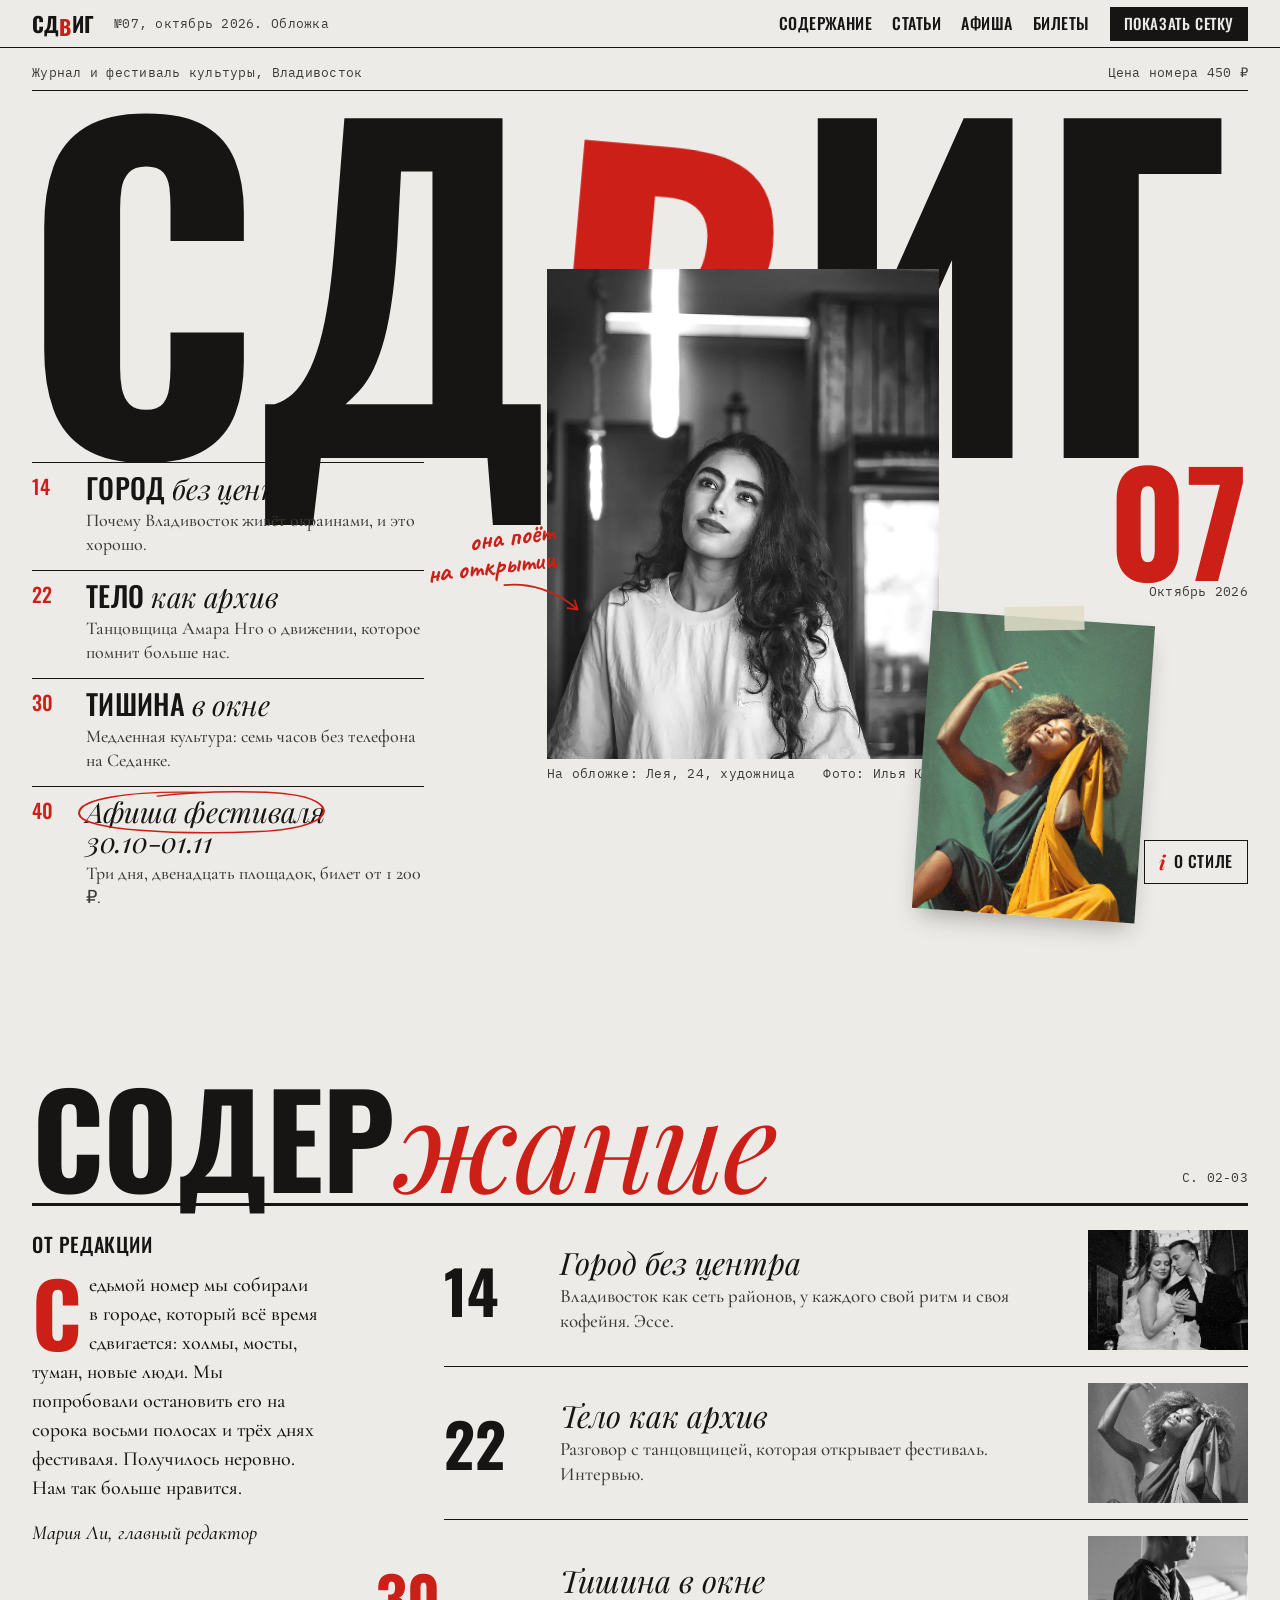
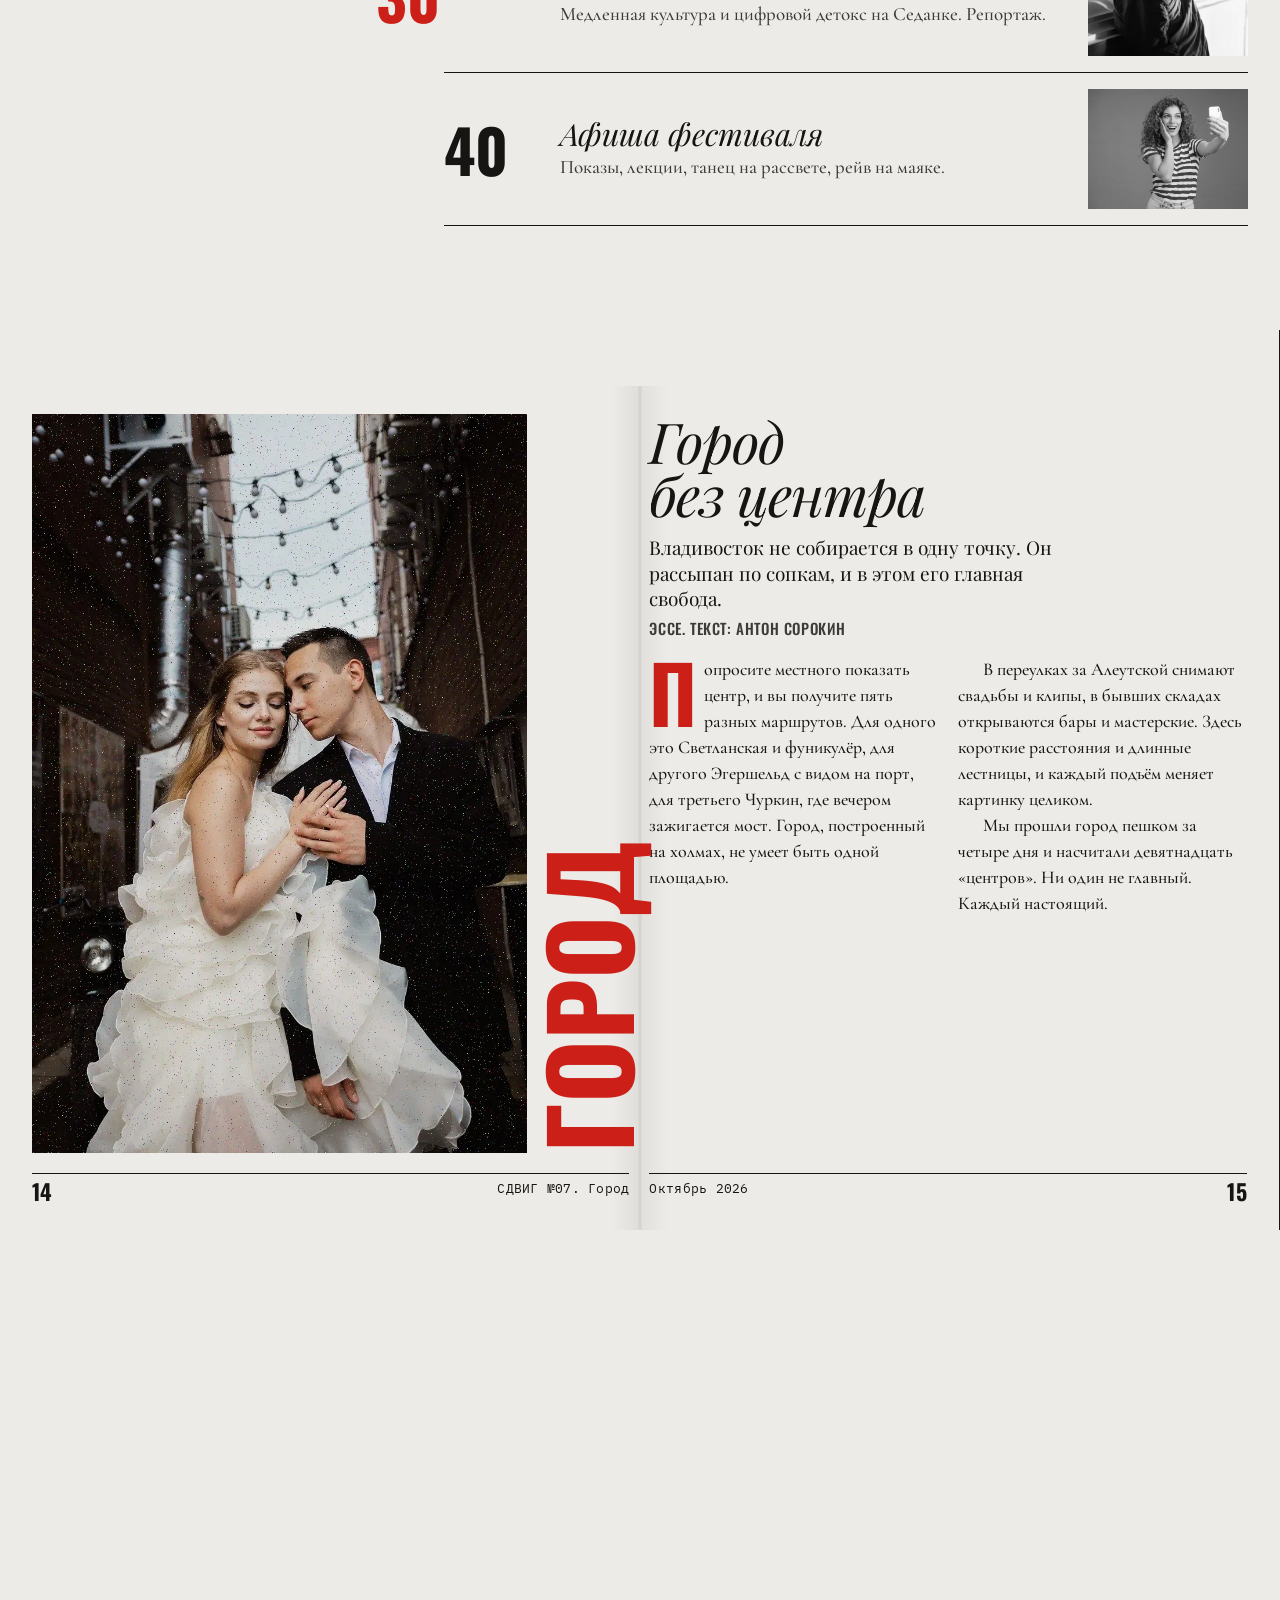
<file: sites/02-editorial/index.html>
<!doctype html>
<html lang="ru">
<head>
<meta charset="utf-8">
<meta name="viewport" content="width=device-width, initial-scale=1">
<title>СДВИГ №07. Журнал и фестиваль культуры. Владивосток</title>
<meta name="description" content="СДВИГ: онлайн-журнал о культуре, моде и городе. Выпуск №07, октябрь 2026. Фестиваль-номер во Владивостоке 30 октября - 1 ноября.">
<!-- impeccable-disable italic-serif-display: контраст узкого гротеска Oswald и курсивной антиквы Playfair это суть тренда editorial 2.0, курсив стоит только в заголовках статей и цитатах -->
<!-- impeccable-disable tight-leading: дисплейные заголовки Oswald в журнальной вёрстке набраны плотно (0.82-0.95) намеренно; основной текст статей идёт с интерлиньяжем 1.45 -->
<link rel="stylesheet" href="../../assets/fonts/fonts.css">
<style>
:root{
  --paper:#ecebe7;
  --paper-2:#e2e1db;
  --ink:#161514;
  --ink-2:#3d3b37;
  --mute:#57544e;
  --red:#cc1f17;
  --gut:16px;
  --gap:12px;
  --bl:8px;
  --cond:'Oswald','Arial Narrow',sans-serif;
  --serif:'Playfair Display',Georgia,serif;
  --text:'Cormorant Garamond',Georgia,serif;
  --mono:'IBM Plex Mono',ui-monospace,monospace;
  --hand:'Caveat',cursive;
  --k-mast:.345;
}
@media (min-width:600px){:root{--gut:24px;--gap:16px}}
@media (min-width:1200px){:root{--gut:32px;--gap:20px}}
*{box-sizing:border-box;margin:0;padding:0}
html{background:var(--paper);color:var(--ink);-webkit-text-size-adjust:100%;scrollbar-color:var(--ink) var(--paper-2)}
body{font-family:var(--text);font-weight:500;font-size:20px;line-height:1.45;background:var(--paper);overflow-x:clip;caret-color:var(--red)}
img{display:block;max-width:100%;height:auto}
a{color:inherit;text-underline-offset:.18em;text-decoration-thickness:1px}
button,input,select{font:inherit;color:inherit}
::selection{background:var(--red);color:var(--paper)}
:focus-visible{outline:2px solid var(--red);outline-offset:3px}
.folio-t{font-family:var(--mono);font-weight:400;font-size:13px;letter-spacing:.02em;line-height:1.4}
.g12{display:grid;grid-template-columns:repeat(12,minmax(0,1fr));column-gap:var(--gap)}
.skip{position:absolute;left:var(--gut);top:-100px;background:var(--ink);color:var(--paper);padding:10px 14px;z-index:100}
.skip:focus{top:56px}

/* ---------- колонтитул ---------- */
.runhead{position:fixed;top:0;left:0;right:0;z-index:60;height:48px;display:grid;grid-template-columns:auto 1fr auto auto;align-items:center;gap:20px;padding:0 var(--gut);background:var(--paper);border-bottom:1px solid var(--ink)}
.runhead .mast{font-family:var(--cond);font-weight:700;font-size:21px;letter-spacing:.01em;line-height:1;text-decoration:none;text-transform:uppercase}
.runhead .mast b{color:var(--red);font-weight:700;display:inline-block;transform:translateY(.12em)}
.runhead .where{color:var(--ink-2);white-space:nowrap;overflow:hidden;text-overflow:ellipsis}
.runhead nav{display:flex;gap:4px 20px}
.runhead nav a{text-decoration:none;font-family:var(--cond);font-weight:500;font-size:16px;text-transform:uppercase;letter-spacing:.03em;padding:12px 0}
.runhead nav a:hover{color:var(--red)}
.gridbtn{background:var(--ink);color:var(--paper);border:0;padding:0 14px;height:34px;cursor:pointer;font-family:var(--cond);font-weight:500;font-size:15px;text-transform:uppercase;letter-spacing:.04em}
.gridbtn[aria-pressed="true"]{background:var(--red)}

/* ---------- модульная сетка поверх полосы ---------- */
.gridlay{position:fixed;inset:48px 0 0;z-index:55;pointer-events:none;padding:0 var(--gut);display:none}
.grid-on .gridlay{display:block}
.gridlay .cols{height:100%}
.gridlay .cols span{background:rgba(204,31,23,.07);border-left:1px solid rgba(204,31,23,.45);border-right:1px solid rgba(204,31,23,.45);position:relative}
.gridlay .cols span::before{content:attr(data-n);position:absolute;top:8px;left:5px;font:400 12px var(--mono);color:var(--red)}
/* impeccable-disable-next-line repeating-stripes-gradient: это не декор, а базовая линия 24px, видна только по кнопке «Показать сетку» */
.gridlay .rows{position:absolute;inset:0;background:repeating-linear-gradient(to bottom,transparent 0 23px,rgba(204,31,23,.16) 23px 24px)}
.grid-on [data-mod]{outline:1px dashed rgba(204,31,23,.7);outline-offset:-1px;position:relative}
.grid-on [data-shift]{position:relative}
.grid-on [data-mod]::after,.grid-on [data-shift]::after{content:attr(data-mod);position:absolute;left:0;top:0;z-index:5;background:var(--red);color:var(--paper);font:400 12px/1.3 var(--mono);padding:2px 6px;white-space:nowrap;font-style:normal;letter-spacing:0;text-transform:none}
.grid-on [data-shift]{outline:2px solid var(--red)}
.grid-on [data-shift]::after{content:"сдвиг: " attr(data-shift)}

/* ---------- обложка ---------- */
.cover{position:relative;padding:64px var(--gut) 40px;overflow:hidden}
.cover-top{display:flex;justify-content:space-between;gap:16px;border-bottom:1px solid var(--ink);padding-bottom:8px;color:var(--ink-2)}
.mastbox{container-type:inline-size;margin-top:10px}
.masthead{font-family:var(--cond);font-weight:700;line-height:.8;text-transform:uppercase;white-space:nowrap;font-size:calc(100cqw * var(--k-mast));margin-left:-.02em;letter-spacing:-.005em}
.masthead .ch{display:inline-block}
.masthead .tilt{color:var(--red);transform:translateY(.07em) rotate(5deg)}
@media (prefers-reduced-motion:no-preference){
  .masthead .ch{animation:up .9s cubic-bezier(.16,1,.3,1) both;animation-delay:calc(var(--i) * 60ms)}
  .masthead .tilt{animation-name:up-tilt}
}
@keyframes up{from{transform:translateY(30%);opacity:0}}
@keyframes up-tilt{from{transform:translateY(30%) rotate(0);opacity:0}}
.cover-body{position:relative;align-items:start}
.cover .mastbox + .cover-body{margin-top:calc(-1 * (100vw - 2 * var(--gut)) * var(--k-mast) * .4)}
.cover-photo{grid-column:6/10;grid-row:1/3;position:relative;z-index:2}
.cover-photo img{width:100%;aspect-ratio:4/5;object-fit:cover;object-position:50% 25%;filter:grayscale(1) contrast(1.06)}
.cover-photo figcaption{display:flex;justify-content:space-between;gap:12px;margin-top:6px;color:var(--ink-2)}
.issue{grid-column:11/13;grid-row:1;justify-self:end;text-align:right;margin-top:calc((100vw - 2 * var(--gut)) * var(--k-mast) * .46);position:relative;z-index:3}
.issue b{display:block;font-family:var(--cond);font-weight:700;font-size:clamp(96px,11vw,170px);line-height:.8;color:var(--red)}
.issue span{display:block;margin-top:8px;color:var(--ink-2)}
.lines{grid-column:1/5;grid-row:1/3;align-self:end;list-style:none;position:relative;z-index:3;padding-top:calc((100vw - 2 * var(--gut)) * var(--k-mast) * .46)}
.lines li{border-top:1px solid var(--ink);padding:10px 0 14px;display:grid;grid-template-columns:44px 1fr;gap:10px}
.lines li > span{font-family:var(--cond);font-weight:500;font-size:20px;line-height:1.3;color:var(--red)}
.lines h2{font-family:var(--serif);font-style:italic;font-weight:400;font-size:clamp(24px,2.2vw,34px);line-height:1.05;letter-spacing:-.01em}
.lines h2 strong{font-style:normal;font-family:var(--cond);font-weight:500;text-transform:uppercase;letter-spacing:.01em}
.lines p{font-size:18px;line-height:1.35;color:var(--ink-2);margin-top:4px}
.lines a{text-decoration:none}
.lines a:hover h2{color:var(--red)}
.circled{position:relative;display:inline-block}
.mark{position:absolute;pointer-events:none;overflow:visible}
.mark path{fill:none;stroke:var(--red);stroke-width:2.4;stroke-linecap:round;stroke-linejoin:round}
@media (prefers-reduced-motion:no-preference){
  .mark path{stroke-dasharray:1;stroke-dashoffset:1;animation:draw 1.1s cubic-bezier(.65,0,.35,1) 1s forwards}
}
@keyframes draw{to{stroke-dashoffset:0}}
.hand{font-family:var(--hand);font-weight:700;color:var(--red);font-size:28px;line-height:.95;position:absolute;white-space:nowrap}
.cover-note{left:-31%;top:50%;transform:rotate(-7deg);text-align:right}
.cover-note + .mark{left:-12%;top:60%;width:22%}
.stuck{grid-column:10/12;grid-row:2;align-self:end;margin:0 0 4% -20%;position:relative;z-index:4;transform:rotate(4deg);box-shadow:0 12px 24px -8px rgba(22,21,20,.35)}
.stuck img{width:100%;aspect-ratio:3/4;object-fit:cover}
.stuck::before{content:"";position:absolute;left:50%;top:-12px;width:80px;height:24px;margin-left:-40px;background:rgba(226,221,200,.85);transform:rotate(-5deg)}

/* ---------- редакция и содержание ---------- */
.toc{padding:120px var(--gut) 104px}
.sec-head{display:flex;flex-wrap:wrap;justify-content:space-between;align-items:end;gap:8px 16px;border-bottom:3px solid var(--ink);padding-bottom:10px}
.sec-head h2{font-family:var(--cond);font-weight:700;font-size:clamp(56px,10vw,160px);line-height:.82;text-transform:uppercase;letter-spacing:-.005em}
.sec-head h2 em{font-family:var(--serif);font-weight:400;font-style:italic;text-transform:none;letter-spacing:-.02em;color:var(--red)}
.sec-head .folio-t{color:var(--ink-2);padding-bottom:6px;text-align:right}
.letter{grid-column:1/4;padding-top:24px}
.letter .lab{font-family:var(--cond);font-weight:500;font-size:20px;text-transform:uppercase;letter-spacing:.03em;margin-bottom:12px}
.letter p{font-size:20px;line-height:1.45;hyphens:auto}
.letter .sig{margin-top:16px;font-style:italic}
.drop::first-letter{float:left;font-family:var(--cond);font-weight:700;color:var(--red);font-size:4.4em;line-height:.78;margin:.07em .08em 0 0;text-transform:uppercase}
.toc-list{grid-column:5/13;list-style:none;padding-top:8px}
.toc-row{display:grid;grid-template-columns:96px minmax(0,1fr) 160px;gap:var(--gap);align-items:center;border-bottom:1px solid var(--ink);padding:16px 0;text-decoration:none}
.toc-row .pg{font-family:var(--cond);font-weight:700;font-size:60px;line-height:.8}
.toc-row h3{font-family:var(--serif);font-weight:400;font-style:italic;font-size:clamp(26px,2.4vw,40px);line-height:1.02;transition:color .25s}
.toc-row h3 small{display:block;font:500 19px/1.3 var(--text);font-style:normal;color:var(--ink-2);margin-top:6px}
.toc-row .th{overflow:hidden;aspect-ratio:4/3;background:var(--ink)}
.toc-row .th img{width:100%;height:100%;object-fit:cover;filter:grayscale(1);transition:filter .4s}
.toc-row:hover h3{color:var(--red)}
.toc-row:hover .th img{filter:none}
.toc-list li:nth-child(3) .pg{color:var(--red);transform:translateX(calc(-50% - var(--gap)))}

/* ---------- развороты ---------- */
.spreads{position:relative}
.rail{display:flex;flex-direction:column}
.spread{position:relative;padding:40px var(--gut) 28px;display:grid;grid-template-columns:repeat(12,minmax(0,1fr));column-gap:var(--gap);row-gap:20px;background:var(--paper);border-bottom:1px solid var(--ink)}
.spread h2{font-family:var(--serif);font-weight:400;font-style:italic;font-size:clamp(40px,4.4vw,72px);line-height:.95;letter-spacing:-.02em}
.dek{font-family:var(--serif);font-size:clamp(19px,1.45vw,22px);line-height:1.35;margin:14px 0 6px;max-width:40ch}
.byline{font-family:var(--cond);font-weight:500;font-size:15px;text-transform:uppercase;letter-spacing:.04em;margin-bottom:16px;color:var(--ink-2)}
.cols{columns:2;column-gap:var(--gap);font-size:clamp(18px,1.25vw,20px);line-height:1.45;hyphens:auto;-webkit-hyphens:auto}
.cols p+p{text-indent:1.4em}
.s-photo{position:relative;overflow:hidden;min-height:0;margin:0}
.s-photo img{width:100%;height:100%;object-fit:cover}
.pull{font-family:var(--cond);font-weight:500;text-transform:uppercase;font-size:clamp(26px,2.3vw,38px);line-height:1.02;border-top:3px solid var(--red);padding-top:10px}
.pull cite{display:block;margin-top:10px;font:400 13px/1.4 var(--mono);color:var(--ink-2);text-transform:none}
.folio{display:flex;justify-content:space-between;gap:10px;border-top:1px solid var(--ink);padding-top:6px;align-self:end}
.folio .n{font-family:var(--cond);font-weight:700;font-size:22px;line-height:1}
.folio.l{grid-column:1/7}
.folio.r{grid-column:7/13}
.vert{writing-mode:vertical-rl;transform:rotate(180deg);font-family:var(--cond);font-weight:700;text-transform:uppercase;line-height:.8;white-space:nowrap}
/* разворот 1 */
.sp1 .s-photo{grid-column:1/6}
.sp1 .s-photo img{aspect-ratio:4/5}
.sp1 .vert{grid-column:6/7;font-size:clamp(70px,8.4vw,136px);color:var(--red);justify-self:end;align-self:end;position:relative;z-index:2}
.sp1 .s-text{grid-column:7/13;align-self:start}
/* разворот 2 */
.sp2 .head{grid-column:1/7;display:flex;flex-direction:column;gap:20px}
.sp2 .big{font-family:var(--cond);font-style:normal;font-weight:700;text-transform:uppercase;font-size:clamp(76px,11vw,180px);line-height:.8;letter-spacing:-.005em}
.sp2 .big span{color:var(--red)}
.sp2 .cols{columns:3}
.sp2 .s-photo{grid-column:8/13}
.sp2 .s-photo img{aspect-ratio:4/5;object-position:50% 40%}
.sp2 .pull{grid-column:8/13;transform:translateX(calc(var(--gap) * .4 - 10%))}
.sp2 .s-photo .hand{right:6%;top:46%;transform:rotate(6deg);background:var(--paper);padding:0 8px}
.sp2 .s-photo .mark{left:10%;top:6%;width:58%}
/* разворот 3 */
.sp3{background:var(--ink);color:var(--paper)}
.sp3 .folio{border-color:#6b6862}
.sp3 .byline,.sp3 .pull cite{color:#c4c1b9}
.sp3 .s-photo{grid-column:1/5}
.sp3 .s-photo img{aspect-ratio:3/4;object-position:40% 50%}
.sp3 .s-text{grid-column:5/10;padding-left:4px}
.sp3 h2{font-family:var(--cond);font-style:normal;font-weight:700;text-transform:uppercase;font-size:clamp(56px,6.4vw,104px);line-height:.9;letter-spacing:0}
.sp3 h2 em{font-family:var(--serif);font-style:italic;font-weight:400;text-transform:none;color:#ff6a5e}
.sp3 .side{grid-column:10/13;align-self:end;display:flex;flex-direction:column;gap:20px}
.sp3 .side img{aspect-ratio:1;object-fit:cover;width:100%;filter:grayscale(1)}
.sp3 .pull{border-color:#ff6a5e}

/* горизонтальное перелистывание: только на широком экране и только с JS */
@media (min-width:1024px) and (min-height:640px){
  .js .spreads{overflow:clip}
  .js .rail{flex-direction:row;width:max-content;will-change:transform}
  .js .spread{width:100vw;height:100svh;padding-top:84px;grid-template-rows:1fr auto;border-bottom:0;border-right:1px solid var(--ink)}
  .js .spread::before{content:"";position:absolute;top:56px;bottom:0;left:50%;width:56px;margin-left:-28px;pointer-events:none;background:linear-gradient(90deg,transparent,rgba(22,21,20,.06) 46%,rgba(22,21,20,.13) 50%,rgba(22,21,20,.05) 54%,transparent)}
  .js .sp3::before{background:linear-gradient(90deg,transparent,rgba(0,0,0,.35) 50%,transparent)}
  .js .spread > :not(.folio){min-height:0}
  .js .sp1 .s-photo,.js .sp3 .s-photo{height:100%}
  .js .sp1 .s-photo img,.js .sp3 .s-photo img{aspect-ratio:auto}
  .js .sp2 .s-photo{height:72%}
  .js .sp2 .s-photo img{aspect-ratio:auto}
  .js .sp2 .pull{grid-row:1;align-self:end;grid-column:8/13}
  .js .sp2 .head{grid-row:1}
  .js .sp2 .s-photo{grid-row:1}
}

/* ---------- афиша ---------- */
.fest{padding:120px var(--gut) 72px}
.fest-intro{grid-column:1/5;padding-top:24px}
.fest-intro h3{font-family:var(--serif);font-style:italic;font-weight:400;font-size:clamp(28px,2.4vw,38px);line-height:1.08;margin-bottom:14px}
.fest-intro .when{margin-top:16px;color:var(--ink-2)}
.days{grid-column:5/13;padding-top:24px}
.day{display:grid;grid-template-columns:160px minmax(0,1fr);gap:var(--gap);border-top:3px solid var(--ink);padding:16px 0 28px}
.day .d{font-family:var(--cond);font-weight:700;font-size:88px;line-height:.78}
.day .d small{display:block;font:500 16px/1.3 var(--cond);letter-spacing:.04em;margin-top:12px;text-transform:uppercase;color:var(--ink-2)}
.day:nth-child(2) .d{color:var(--red)}
.ev{display:grid;grid-template-columns:64px minmax(0,1fr) minmax(0,auto);gap:14px;padding:10px 8px;margin:0 -8px;border-bottom:1px dashed #9a978e;align-items:baseline;transition:background-color .2s,color .2s}
.ev:hover{background:var(--ink);color:var(--paper)}
.ev:hover .pl{color:var(--paper)}
.ev .tm{font:400 15px var(--mono)}
.ev h4{font-family:var(--cond);font-weight:500;text-transform:uppercase;font-size:clamp(20px,1.6vw,25px);line-height:1.1;letter-spacing:.01em}
.ev h4 em{display:block;font-family:var(--text);text-transform:none;font-size:19px;font-weight:500;font-style:italic;letter-spacing:0;margin-top:2px}
.ev .pl{text-align:right;max-width:22ch;font-size:17px;line-height:1.3;color:var(--ink-2)}

/* ---------- билеты ---------- */
.tickets{padding:32px var(--gut) 120px}
.stubs{display:grid;grid-template-columns:repeat(12,minmax(0,1fr));column-gap:var(--gap);row-gap:32px;margin-top:40px;align-items:start}
.stub{position:relative;background:var(--paper);border:1.5px solid var(--ink);display:grid;grid-template-columns:1fr 64px}
.stub:nth-child(1){grid-column:1/5;transform:rotate(-1deg)}
.stub:nth-child(2){grid-column:5/9;margin-top:48px;background:var(--red);color:var(--paper);border-color:var(--red)}
.stub:nth-child(3){grid-column:9/13;transform:rotate(.8deg);margin-top:16px}
.stub .main{padding:20px 20px 22px}
.stub .type{font-family:var(--cond);font-weight:500;font-size:16px;letter-spacing:.04em;text-transform:uppercase}
.stub h3{font-family:var(--cond);font-weight:700;text-transform:uppercase;font-size:clamp(30px,2.6vw,42px);line-height:.95;margin-top:6px}
.stub p{font-size:19px;margin:10px 0 18px;line-height:1.3}
.stub .price{font-family:var(--cond);font-weight:700;font-size:clamp(48px,4.6vw,72px);line-height:.85}
.stub .price small{font-size:.45em}
.stub .tear{border-left:2px dashed currentColor;display:flex;align-items:center;justify-content:center;padding:12px 10px}
.stub .tear span{writing-mode:vertical-rl;font:400 13px var(--mono);letter-spacing:.06em}
.stub .buy{display:inline-flex;align-items:center;min-height:44px;margin-top:14px;font-family:var(--cond);font-weight:500;font-size:18px;letter-spacing:.04em;text-transform:uppercase;text-decoration:none;border-bottom:2px solid currentColor}
.stub .buy:hover{color:var(--red)}
.stub:nth-child(2) .buy:hover{color:var(--ink)}
.stub .hand{right:12px;top:-34px;transform:rotate(-5deg);color:var(--ink);font-size:30px}

/* ---------- заявка ---------- */
.sub{background:var(--ink);color:var(--paper);padding:104px var(--gut) 112px}
.sub h2{grid-column:1/7;font-family:var(--cond);font-weight:700;text-transform:uppercase;font-size:clamp(48px,5.6vw,96px);line-height:.86}
.sub h2 em{font-family:var(--serif);font-style:italic;font-weight:400;text-transform:none;color:#ff6a5e}
.sub .lead{grid-column:1/6;margin-top:24px;font-size:21px;max-width:34ch}
.sub form{grid-column:7/13;grid-row:1/3;display:grid;grid-template-columns:1fr 1fr;gap:24px var(--gap);align-content:start}
.fld{display:flex;flex-direction:column;gap:6px;min-width:0}
.fld.full{grid-column:1/-1}
.fld label{font-family:var(--cond);font-weight:500;font-size:16px;letter-spacing:.04em;text-transform:uppercase;color:#d2cfc7}
.fld input,.fld select{background:transparent;border:0;border-bottom:1.5px solid var(--paper);padding:8px 0;font-family:var(--serif);font-style:italic;font-size:24px;color:var(--paper);border-radius:0;-webkit-appearance:none;appearance:none;width:100%;min-height:52px}
.fld select{background:url("data:image/svg+xml,%3Csvg xmlns='http://www.w3.org/2000/svg' width='14' height='9'%3E%3Cpath d='M1 1l6 6 6-6' fill='none' stroke='%23ecebe7' stroke-width='1.6'/%3E%3C/svg%3E") right 4px center no-repeat;padding-right:24px;cursor:pointer}
.fld select option{color:var(--ink)}
.fld input::placeholder{color:#a19d94;opacity:1}
.fld input:focus-visible,.fld select:focus-visible{outline:none;border-bottom-color:#ff6a5e;box-shadow:0 1.5px 0 #ff6a5e}
.fld input[aria-invalid="true"]{border-bottom-color:#ff6a5e}
.agree{grid-column:1/-1;display:flex;gap:12px;align-items:flex-start;font-size:18px;line-height:1.35;cursor:pointer}
.agree input{width:22px;height:22px;flex:none;accent-color:var(--red);margin-top:1px}
.agree a:hover{color:#ff6a5e}
.go{grid-column:1/-1;display:flex;align-items:center;gap:18px;flex-wrap:wrap}
.btn{background:var(--red);color:var(--paper);border:0;padding:18px 30px;font-family:var(--cond);font-weight:500;text-transform:uppercase;font-size:20px;letter-spacing:.04em;cursor:pointer;transition:background-color .2s,color .2s}
.btn:hover{background:var(--paper);color:var(--ink)}
.err{color:#ff8a80;font-size:19px}
.thanks{display:none;grid-column:7/13;grid-row:1/3}
.thanks h3{font-family:var(--serif);font-style:italic;font-weight:400;font-size:clamp(46px,5vw,84px);line-height:.98}
.thanks p{margin-top:16px;font-size:21px;max-width:36ch}
.sub.done form{display:none}
.sub.done .thanks{display:block}

/* ---------- выходные данные ---------- */
footer{padding:64px var(--gut) 20px;border-top:3px solid var(--ink)}
.imprint{row-gap:28px}
.imprint > div{grid-column:span 3}
.imprint .lab{margin-bottom:8px;font-family:var(--cond);font-weight:500;font-size:16px;letter-spacing:.04em;text-transform:uppercase;color:var(--red)}
.imprint p,.imprint a{font-size:18px;line-height:1.4;display:block}
.imprint a{text-decoration:none;padding:2px 0}
.imprint a:hover{color:var(--red)}
footer .mastbox{margin-top:56px}
footer .mastbox{padding-bottom:calc((100vw - 2 * var(--gut)) * var(--k-mast) * .1)}
footer .masthead span{color:var(--red)}
.foot-bot{display:flex;justify-content:space-between;gap:12px;flex-wrap:wrap;border-top:1px solid var(--ink);padding-top:10px;margin-top:12px;color:var(--ink-2)}

/* ---------- «О стиле» ---------- */
.about-btn{position:fixed;right:var(--gut);bottom:16px;z-index:80;background:var(--paper);color:var(--ink);border:1.5px solid var(--ink);padding:0 14px;min-height:44px;cursor:pointer;display:flex;gap:8px;align-items:center;font-family:var(--cond);font-weight:500;font-size:16px;text-transform:uppercase;letter-spacing:.04em}
.about-btn b{font-family:var(--serif);font-style:italic;font-size:20px;color:var(--red);line-height:1;text-transform:none}
.about{position:fixed;right:var(--gut);bottom:70px;z-index:81;width:min(440px,calc(100vw - 2*var(--gut)));max-height:calc(100svh - 130px);overflow:auto;background:var(--paper);border:1.5px solid var(--ink);box-shadow:0 18px 40px -12px rgba(22,21,20,.4);padding:22px;display:none;font-size:18px;line-height:1.4}
.about.open{display:block}
@media (prefers-reduced-motion:no-preference){.about.open{animation:pop .3s cubic-bezier(.16,1,.3,1)}}
@keyframes pop{from{opacity:0;transform:translateY(10px)}}
.about h2{font-family:var(--cond);font-weight:700;text-transform:uppercase;font-size:34px;line-height:.92;margin-bottom:12px}
.about h2 em{font-family:var(--serif);font-style:italic;font-weight:400;text-transform:none;color:var(--red)}
.about dt{margin-top:14px;font-family:var(--cond);font-weight:500;font-size:15px;letter-spacing:.04em;text-transform:uppercase;color:var(--red)}
.about dd{margin-top:3px}
.about ol{padding-left:20px}

/* ниже первого экрана рендерим лениво (развороты не трогаем: их меряет ScrollTrigger) */
.fest,.tickets,.sub,footer{content-visibility:auto;contain-intrinsic-size:auto 1100px}

/* ---------- адаптив ---------- */
@media (max-width:1023px){
  .runhead nav{display:none}
}
@media (max-width:860px){
  body{font-size:19px}
  .runhead{grid-template-columns:auto 1fr auto;gap:12px}
  .runhead .where{font-size:12px}
  .gridlay .cols{grid-template-columns:repeat(6,minmax(0,1fr))}
  .gridlay .cols span:nth-child(n+7){display:none}
  .g12,.spread,.stubs{grid-template-columns:repeat(6,minmax(0,1fr))}
  .cover{padding-top:60px}
  .cover-top span:nth-child(2){display:none}
  .cover .mastbox + .cover-body{margin-top:8px}
  .cover-photo{grid-column:2/7;grid-row:1}
  .cover-note,.cover-note + .mark{display:none}
  .issue{grid-column:1/2;grid-row:1;justify-self:start;text-align:left;margin-top:0}
  .issue b{font-size:52px}
  .issue span{writing-mode:vertical-rl;transform:rotate(180deg);margin-top:12px}
  .lines{grid-column:1/-1;grid-row:3;padding-top:24px}
  .stuck{display:none}
  .toc-list li:nth-child(3) .pg{transform:translateY(-.25em)}
  .sub h2{font-size:12vw}
  .toc{padding:80px var(--gut) 72px}
  .letter,.toc-list{grid-column:1/-1}
  .toc-row{grid-template-columns:56px minmax(0,1fr) 84px;gap:12px}
  .toc-row .pg{font-size:40px}
  .toc-row h3 small{font-size:17px}
  .spread{padding:40px var(--gut) 24px}
  .spread > *{grid-column:1/-1!important}
  .sp1 .vert{writing-mode:horizontal-tb;transform:none;font-size:22vw;justify-self:start;order:-1}
  .cols,.sp2 .cols{columns:1}
  .sp2 .pull{transform:none}
  .sp3 .side img{display:none}
  .folio.l{display:none}
  .fest{padding:80px var(--gut) 48px}
  .fest-intro,.days{grid-column:1/-1}
  .day{grid-template-columns:1fr}
  .day .d{font-size:64px}
  .ev{grid-template-columns:56px minmax(0,1fr)}
  .ev .pl{grid-column:2;text-align:left}
  .tickets{padding-bottom:80px}
  .stub:nth-child(n){grid-column:1/-1;margin-top:0}
  .stub:nth-child(2){margin-top:24px}
  .sub{padding:72px var(--gut) 80px}
  .sub h2,.sub .lead,.sub form,.thanks{grid-column:1/-1;grid-row:auto}
  .sub form{grid-template-columns:1fr;margin-top:32px}
  .imprint > div{grid-column:span 3}
  .about-btn{right:16px;bottom:12px}
  .about{right:16px;bottom:64px}
}
@media (max-width:520px){
  .imprint > div{grid-column:1/-1}
}
@media (prefers-reduced-motion:reduce){
  *,*::before,*::after{transition:none!important}
}
</style>
</head>
<body>
<script>document.documentElement.classList.add('js')</script>
<a class="skip" href="#toc">К содержанию</a>
<div class="gridlay" id="gridlay" aria-hidden="true"><div class="g12 cols"></div><div class="rows"></div></div>

<header class="runhead">
  <a class="mast" href="#top" aria-label="СДВИГ, на обложку">СД<b>В</b>ИГ</a>
  <span class="where folio-t" id="where" aria-live="polite">№07, октябрь 2026. Обложка</span>
  <nav aria-label="Разделы номера"><a href="#toc">Содержание</a><a href="#spreads">Статьи</a><a href="#fest">Афиша</a><a href="#tickets">Билеты</a></nav>
  <button class="gridbtn" id="gridbtn" type="button" aria-pressed="false" title="Клавиша G">Показать сетку</button>
</header>

<main id="top">
<!-- ===== обложка ===== -->
<section class="cover" id="cover" aria-label="Обложка" data-where="№07, октябрь 2026. Обложка">
  <div class="cover-top folio-t"><span>Журнал и фестиваль культуры, Владивосток</span><span>Цена номера 450 ₽</span></div>
  <div class="mastbox" data-mod="логотип: 12 колонок">
    <h1 class="masthead" aria-label="СДВИГ"><span class="ch" style="--i:0" aria-hidden="true">С</span><span class="ch" style="--i:1" aria-hidden="true">Д</span><span class="ch tilt" style="--i:2" aria-hidden="true" data-shift="5° и вниз на ⅔ модуля">В</span><span class="ch" style="--i:3" aria-hidden="true">И</span><span class="ch" style="--i:4" aria-hidden="true">Г</span></h1>
  </div>
  <div class="cover-body g12">
    <ol class="lines" data-mod="кол. 1-4">
      <li><span>14</span><a href="#sp1"><h2><strong>Город</strong> без центра</h2><p>Почему Владивосток живёт окраинами, и это хорошо.</p></a></li>
      <li><span>22</span><a href="#sp2"><h2><strong>Тело</strong> как архив</h2><p>Танцовщица Амара Нго о движении, которое помнит больше нас.</p></a></li>
      <li><span>30</span><a href="#sp3"><h2><strong>Тишина</strong> в окне</h2><p>Медленная культура: семь часов без телефона на Седанке.</p></a></li>
      <li><span>40</span><a href="#fest"><h2><span class="circled">Афиша фестиваля<svg class="mark" viewBox="0 0 300 80" preserveAspectRatio="none" style="left:-6%;top:-30%;width:112%;height:160%" aria-hidden="true"><path pathLength="1" d="M150 6 C 60 2, 6 18, 8 42 C 10 70, 120 78, 210 72 C 290 66, 298 30, 262 14 C 228 0, 140 4, 96 12"/></svg></span><br>30.10-01.11</h2><p>Три дня, двенадцать площадок, билет от 1 200 ₽.</p></a></li>
    </ol>
    <figure class="cover-photo" data-mod="кол. 6-9">
      <img src="../../assets/photos/portrait-woman-bw.webp" width="853" height="1280" alt="Девушка с длинными кудрявыми волосами в белой футболке, чёрно-белый портрет" fetchpriority="high">
      <figcaption class="folio-t"><span>На обложке: Лея, 24, художница</span><span>Фото: Илья Кан</span></figcaption>
      <span class="hand cover-note" aria-hidden="true">она поёт<br>на открытии</span>
      <svg class="mark" viewBox="0 0 120 60" aria-hidden="true"><path pathLength="1" d="M6 10 C 40 6, 80 18, 108 44 M108 44 l-14 -2 M108 44 l-4 -13"/></svg>
    </figure>
    <div class="issue" data-mod="кол. 11-12"><b>07</b><span class="folio-t">Октябрь 2026</span></div>
    <figure class="stuck"><img src="../../assets/photos/dancer-yellow.webp" width="902" height="1280" alt="Танцовщица с жёлтой тканью на зелёном фоне"></figure>
  </div>
</section>

<!-- ===== содержание ===== -->
<section class="toc" id="toc" aria-labelledby="toc-h" data-where="№07. Содержание, с. 02-03">
  <div class="sec-head"><h2 id="toc-h">Содер<em>жание</em></h2><span class="folio-t">С. 02-03</span></div>
  <div class="g12">
    <div class="letter" data-mod="кол. 1-3">
      <p class="lab">От редакции</p>
      <p class="drop">Седьмой номер мы собирали в городе, который всё время сдвигается: холмы, мосты, туман, новые люди. Мы попробовали остановить его на сорока восьми полосах и трёх днях фестиваля. Получилось неровно. Нам так больше нравится.</p>
      <p class="sig">Мария Ли, главный редактор</p>
    </div>
    <ol class="toc-list" data-mod="кол. 5-12">
      <li><a class="toc-row" href="#sp1"><span class="pg">14</span><h3>Город без центра<small>Владивосток как сеть районов, у каждого свой ритм и своя кофейня. Эссе.</small></h3><span class="th"><img src="../../assets/photos/couple-city.webp" width="853" height="1280" alt="" loading="lazy" decoding="async"></span></a></li>
      <li><a class="toc-row" href="#sp2"><span class="pg">22</span><h3>Тело как архив<small>Разговор с танцовщицей, которая открывает фестиваль. Интервью.</small></h3><span class="th"><img src="../../assets/photos/dancer-yellow.webp" width="902" height="1280" alt="" loading="lazy" decoding="async"></span></a></li>
      <li><a class="toc-row" href="#sp3"><span class="pg" data-shift="½ колонки">30</span><h3>Тишина в окне<small>Медленная культура и цифровой детокс на Седанке. Репортаж.</small></h3><span class="th"><img src="../../assets/photos/monk-window.webp" width="820" height="1280" alt="" loading="lazy" decoding="async"></span></a></li>
      <li><a class="toc-row" href="#fest"><span class="pg">40</span><h3>Афиша фестиваля<small>Показы, лекции, танец на рассвете, рейв на маяке.</small></h3><span class="th"><img src="../../assets/photos/redhead-selfie.webp" width="1280" height="853" alt="" loading="lazy" decoding="async"></span></a></li>
    </ol>
  </div>
</section>

<!-- ===== развороты ===== -->
<section class="spreads" id="spreads" aria-label="Статьи номера">
  <div class="rail" id="rail">
    <article class="spread sp1" id="sp1" aria-labelledby="sp1-h" data-where="№07. Город, с. 14-15">
      <figure class="s-photo" data-mod="кол. 1-5"><img src="../../assets/photos/couple-city.webp" width="853" height="1280" alt="Пара в свадебных нарядах в узком переулке с гирляндами" loading="lazy" decoding="async" style="object-position:50% 60%"></figure>
      <div class="vert" aria-hidden="true" data-shift="вылет за поле на ½ колонки">Город</div>
      <div class="s-text" data-mod="кол. 7-12">
        <h2 id="sp1-h">Город<br>без центра</h2>
        <p class="dek">Владивосток не собирается в одну точку. Он рассыпан по сопкам, и в этом его главная свобода.</p>
        <p class="byline">Эссе. Текст: Антон Сорокин</p>
        <div class="cols">
          <p class="drop">Попросите местного показать центр, и вы получите пять разных маршрутов. Для одного это Светланская и фуникулёр, для другого Эгершельд с видом на порт, для третьего Чуркин, где вечером зажигается мост. Город, построенный на холмах, не умеет быть одной площадью.</p>
          <p>В переулках за Алеутской снимают свадьбы и клипы, в бывших складах открываются бары и мастерские. Здесь короткие расстояния и длинные лестницы, и каждый подъём меняет картинку целиком.</p>
          <p>Мы прошли город пешком за четыре дня и насчитали девятнадцать «центров». Ни один не главный. Каждый настоящий.</p>
        </div>
      </div>
      <div class="folio l folio-t"><span class="n">14</span><span>СДВИГ №07. Город</span></div>
      <div class="folio r folio-t"><span>Октябрь 2026</span><span class="n">15</span></div>
    </article>

    <article class="spread sp2" id="sp2" aria-labelledby="sp2-h" data-where="№07. Тело, с. 22-23">
      <div class="head" data-mod="кол. 1-6">
        <h2 class="big" id="sp2-h">Тело<br>как <span>архив</span></h2>
        <div class="s-text">
          <p class="dek"><i>Амара Нго открывает фестиваль танцем на рассвете у Токаревского маяка. Мы поговорили о памяти, ткани и ветре.</i></p>
          <p class="byline">Интервью. Вопросы: Дарья Мун</p>
          <div class="cols">
            <p class="drop"><b>Почему рассвет?</b> Потому что в это время у тела нет защиты. Ты ещё не проснулась, а движение уже идёт. Я хочу, чтобы зрители увидели это честное, сонное состояние.</p>
            <p><b>Откуда жёлтая ткань?</b> Это бабушкин отрез. Я танцую с ним шесть лет, и он помнит каждую сцену. Ткань знает обо мне больше, чем дневник.</p>
            <p><b>Что держит вас во Владивостоке?</b> Ветер. Он постоянно ставит хореографию за меня, и я просто соглашаюсь с ним.</p>
          </div>
        </div>
      </div>
      <figure class="s-photo" data-mod="кол. 8-12"><img src="../../assets/photos/dancer-yellow.webp" width="902" height="1280" alt="Танцовщица с жёлтой тканью в движении на зелёном фоне" loading="lazy" decoding="async">
        <svg class="mark" viewBox="0 0 200 200" aria-hidden="true"><path pathLength="1" d="M100 14 C 40 10, 10 60, 22 110 C 34 160, 120 182, 166 140 C 196 112, 190 50, 140 26 C 116 14, 84 18, 70 26"/></svg>
        <span class="hand" aria-hidden="true">вот это<br>движение</span>
      </figure>
      <blockquote class="pull" data-shift="влево на ½ колонки">«Ветер ставит хореографию за меня. Я просто соглашаюсь»<cite>Амара Нго, танцовщица</cite></blockquote>
      <div class="folio l folio-t"><span class="n">22</span><span>СДВИГ №07. Культура</span></div>
      <div class="folio r folio-t"><span>Октябрь 2026</span><span class="n">23</span></div>
    </article>

    <article class="spread sp3" id="sp3" aria-labelledby="sp3-h" data-where="№07. Тишина, с. 30-31">
      <figure class="s-photo" data-mod="кол. 1-4"><img src="../../assets/photos/monk-window.webp" width="820" height="1280" alt="Монах в оранжевом одеянии сидит у окна в солнечном свете" loading="lazy" decoding="async"></figure>
      <div class="s-text" data-mod="кол. 5-9">
        <h2 id="sp3-h">Тишина<br><em>в окне</em></h2>
        <p class="dek">Семь часов без телефона в деревянном доме на Седанке. Мы проверили, что остаётся, когда выключаешь ленту.</p>
        <p class="byline">Репортаж. Текст: Вера Ким</p>
        <div class="cols">
          <p class="drop">Первый час самый громкий. Рука ищет карман, голова сочиняет посты. Ко второму часу слышно, как скрипит пол и как с залива приходит туман. К третьему появляется время, которое не нужно ничем заполнять.</p>
          <p>Практику ведёт буддийский монах Сонам, он восемь лет живёт в Приморье. Он ничего не объясняет, только наливает чай и открывает окно. В окне ничего не происходит, и это первое за долгое время зрелище без сюжета.</p>
        </div>
      </div>
      <div class="side" data-mod="кол. 10-12">
        <img src="../../assets/photos/cups-bw.webp" width="853" height="1280" alt="Две чашки на деревянном столе, чёрно-белое фото" loading="lazy" decoding="async">
        <blockquote class="pull">«В окне ничего не происходит. Это и есть событие»<cite>Сонам, ведущий практики</cite></blockquote>
      </div>
      <div class="folio l folio-t"><span class="n">30</span><span>СДВИГ №07. Практика</span></div>
      <div class="folio r folio-t"><span>Октябрь 2026</span><span class="n">31</span></div>
    </article>
  </div>
</section>

<!-- ===== афиша ===== -->
<section class="fest" id="fest" aria-labelledby="fest-h" data-where="№07. Афиша, с. 40-43">
  <div class="sec-head"><h2 id="fest-h">Фести<em>валь</em></h2><span class="folio-t">С. 40-43</span></div>
  <div class="g12">
    <div class="fest-intro" data-mod="кол. 1-4">
      <h3>Номер, который можно прожить ногами</h3>
      <p>Каждая статья седьмого выпуска превращается в событие. Три дня, двенадцать площадок от Светланской до Русского острова. Один билет, и вы внутри журнала.</p>
      <p class="when folio-t">30 октября - 1 ноября 2026, Владивосток</p>
    </div>
    <div class="days" data-mod="кол. 5-12">
      <div class="day">
        <p class="d">30<small>Пятница. Город</small></p>
        <div>
          <div class="ev"><span class="tm">18:00</span><h4>Открытие номера<em>Чтения, выставка обложек, винил</em></h4><span class="pl">ЦСИ «Заря», Партизанский пр-т, 44</span></div>
          <div class="ev"><span class="tm">20:30</span><h4>Город без центра<em>Пешая лекция Антона Сорокина по Миллионке</em></h4><span class="pl">Старт у арки на Светланской</span></div>
          <div class="ev"><span class="tm">23:00</span><h4>Рейв «Сигнал»<em>Три диджея и прожектор вместо света</em></h4><span class="pl">Токаревский маяк, сбор у кошки</span></div>
        </div>
      </div>
      <div class="day">
        <p class="d">31<small>Суббота. Мода</small></p>
        <div>
          <div class="ev"><span class="tm">12:00</span><h4>Ярмарка зинов и марок<em>40 участников из Приморья, Хабаровска и Сахалина</em></h4><span class="pl">Склады на Эгершельде</span></div>
          <div class="ev"><span class="tm">16:00</span><h4>Показ локальных брендов<em>Подиум на причале, одежда для ветра и моря</em></h4><span class="pl">Морской вокзал, 3 причал</span></div>
          <div class="ev"><span class="tm">19:30</span><h4>Портрет за 10 минут<em>Илья Кан снимает всех желающих на плёнку</em></h4><span class="pl">Алеутская, 11</span></div>
        </div>
      </div>
      <div class="day">
        <p class="d">01<small>Воскресенье. Тело</small></p>
        <div>
          <div class="ev"><span class="tm">06:40</span><h4>Танец на рассвете<em>Амара Нго, перформанс у маяка</em></h4><span class="pl">Токаревский маяк</span></div>
          <div class="ev"><span class="tm">13:00</span><h4>Семь часов тишины<em>Практика без телефона, 20 мест</em></h4><span class="pl">Седанка, дом у реки</span></div>
          <div class="ev"><span class="tm">21:00</span><h4>Закрытие и вёрстка №08<em>Редакция собирает новый номер при зрителях</em></h4><span class="pl">ДВФУ, Русский остров</span></div>
        </div>
      </div>
    </div>
  </div>
</section>

<!-- ===== билеты ===== -->
<section class="tickets" id="tickets" aria-labelledby="tickets-h" data-where="№07. Билеты, с. 44">
  <div class="sec-head"><h2 id="tickets-h">Би<em>леты</em></h2><span class="folio-t">Продажа до 29.10</span></div>
  <div class="stubs">
    <div class="stub"><div class="main"><p class="type">Билет А</p><h3>Один день</h3><p>Все события выбранного дня, кроме практики тишины.</p><p class="price">1 200 <small>₽</small></p><a href="#subscribe" class="buy" data-t="Один день, 1 200 ₽">Выбрать день</a></div><div class="tear" aria-hidden="true"><span>СДВИГ 07, А</span></div></div>
    <div class="stub"><span class="hand" aria-hidden="true">берут чаще всего</span><div class="main"><p class="type">Билет Б</p><h3>Весь номер</h3><p>Три дня фестиваля и доступ к архиву журнала на год.</p><p class="price">2 400 <small>₽</small></p><a href="#subscribe" class="buy" data-t="Весь номер, 2 400 ₽">Выбрать три дня</a></div><div class="tear" aria-hidden="true"><span>СДВИГ 07, Б</span></div></div>
    <div class="stub"><div class="main"><p class="type">Билет В</p><h3>Печатный тираж</h3><p>Всё из «Весь номер», печатный №07 с автографами и место на практике тишины.</p><p class="price">3 500 <small>₽</small></p><a href="#subscribe" class="buy" data-t="Печатный тираж, 3 500 ₽">Выбрать с журналом</a></div><div class="tear" aria-hidden="true"><span>СДВИГ 07, В</span></div></div>
  </div>
</section>

<!-- ===== заявка ===== -->
<section class="sub" id="subscribe" aria-labelledby="sub-h" data-where="№07. Заявка на билет">
  <div class="g12">
    <h2 id="sub-h">Забронировать <em>билет</em></h2>
    <p class="lead">Оставьте имя и телефон. Пришлём ссылку на оплату и электронный билет в течение часа. Подписчикам журнала скидка 15%.</p>
    <form id="form" novalidate>
      <div class="fld"><label for="nm">Имя</label><input id="nm" name="name" placeholder="Мария" autocomplete="name" required aria-describedby="err"></div>
      <div class="fld"><label for="ph">Телефон</label><input id="ph" name="phone" type="tel" inputmode="tel" placeholder="+7 924 000-00-00" autocomplete="tel" required aria-describedby="err"></div>
      <div class="fld full"><label for="tk">Билет</label>
        <select id="tk" name="ticket"><option>Один день, 1 200 ₽</option><option selected>Весь номер, 2 400 ₽</option><option>Печатный тираж, 3 500 ₽</option></select></div>
      <label class="agree"><input type="checkbox" name="news"><span>Присылать новые выпуски журнала раз в месяц</span></label>
      <label class="agree"><input type="checkbox" name="agree" required><span>Даю согласие на обработку персональных данных и принимаю <a href="#policy">политику конфиденциальности</a></span></label>
      <div class="go"><button class="btn" type="submit">Отправить заявку</button><span class="err" id="err" role="alert"></span></div>
    </form>
    <div class="thanks" role="status" tabindex="-1"><h3>Спасибо. Вы в номере.</h3><p>Билет и ссылка на оплату придут в течение часа. До встречи на открытии в «Заре», 30 октября в 18:00.</p></div>
  </div>
</section>
</main>

<footer>
  <div class="g12 imprint">
    <div><p class="lab">Выходные данные</p><p>СДВИГ. Онлайн-журнал о культуре, моде и городе. Выпуск №07, октябрь 2026. 16+</p></div>
    <div><p class="lab">Редакция</p><p>Главный редактор: Мария Ли<br>Арт-директор: Глеб Пак<br>Фоторедактор: Илья Кан</p></div>
    <div><p class="lab">Адрес</p><p>690091, Владивосток, ул. Светланская, 31, офис 4</p><a href="tel:+74232005507">+7 (423) 200-55-07</a><a href="mailto:redaktsiya@sdvig.media">redaktsiya@sdvig.media</a></div>
    <div><p class="lab">Ещё</p><a href="#">Telegram @sdvig_vl</a><a href="#">Архив номеров</a><a href="#policy" id="policy">Политика конфиденциальности</a></div>
  </div>
  <div class="mastbox"><p class="masthead" aria-hidden="true">СД<span class="ch tilt">В</span>ИГ</p></div>
  <div class="foot-bot folio-t"><span>© 2026 СДВИГ. Перепечатка с разрешения редакции</span><span>Следующий номер: декабрь</span></div>
</footer>

<button class="about-btn" id="aboutBtn" type="button" aria-expanded="false" aria-controls="about"><b>i</b>О стиле</button>
<aside class="about" id="about" aria-label="О стиле">
  <h2>Editorial <em>design 2.0</em></h2>
  <p>и модульная сетка</p>
  <dl>
    <dt>Признаки</dt>
    <dd><ol><li>Настоящая 12-колоночная сетка с базовой линией: кнопка «Показать сетку» (или клавиша G) подписывает каждый модуль</li><li>Один намеренный сдвиг на разворот: элемент выходит из сетки на полколонки, в честь названия журнала</li><li>Контраст узкого гротеска и курсивной антиквы</li><li>Развороты с корешком, колонтитулы, буквицы, корректорские пометки красным</li></ol></dd>
    <dt>Шрифты</dt><dd>Oswald, Playfair Display Italic, Cormorant Garamond (текст), IBM Plex Mono (колонтитулы), Caveat (пометки)</dd>
    <dt>Библиотеки</dt><dd>GSAP + ScrollTrigger: одна сцена с перелистыванием разворотов</dd>
    <dt>Эффекты reactbits</dt><dd>Horizontal Scroll (развороты), Split Text в упрощённом виде (буквы логотипа на CSS)</dd>
    <dt>Референсы</dt><dd>Dazed (dazeddigital.com), i-D (i-d.co), The Gentlewoman, студия Zak Group</dd>
    <dt>Что изменилось</dt><dd>Сетка стала рабочим инструментом, а не декором. Чего здесь нет: бегущей строки, «перебора» букв в колонтитулах, подписей-плашек над заголовками, пружинящих наклеек, зерна поверх экрана и плавного скролла.</dd>
  </dl>
</aside>

<script src="../../assets/js/gsap.min.js" defer></script>
<script src="../../assets/js/ScrollTrigger.min.js" defer></script>
<script>
addEventListener('DOMContentLoaded',function(){
const $=(s,c=document)=>c.querySelector(s), $$=(s,c=document)=>[...c.querySelectorAll(s)];
const reduce=matchMedia('(prefers-reduced-motion: reduce)').matches;
const root=document.documentElement;

/* модульная сетка */
const cols=$('#gridlay .cols');
for(let i=1;i<=12;i++){const s=document.createElement('span');s.dataset.n=i;cols.appendChild(s)}
const gb=$('#gridbtn');
function toggleGrid(){const on=root.classList.toggle('grid-on');gb.setAttribute('aria-pressed',on);gb.textContent=on?'Скрыть сетку':'Показать сетку'}
gb.addEventListener('click',toggleGrid);
document.addEventListener('keydown',e=>{
  if((e.key==='g'||e.key==='п')&&!e.metaKey&&!e.ctrlKey&&!/INPUT|SELECT|TEXTAREA/.test(document.activeElement.tagName))toggleGrid();
  if(e.key==='Escape'&&ap.classList.contains('open')){setAbout(false);ab.focus()}
});

/* «О стиле» */
const ab=$('#aboutBtn'),ap=$('#about');
const setAbout=o=>{ap.classList.toggle('open',o);ab.setAttribute('aria-expanded',o)};
ab.addEventListener('click',()=>setAbout(!ap.classList.contains('open')));

/* заявка */
const form=$('#form'),err=$('#err');
const bad=(el,msg)=>{err.textContent=msg;el.setAttribute('aria-invalid','true');el.focus()};
form.addEventListener('input',e=>{e.target.removeAttribute('aria-invalid');err.textContent=''});
form.addEventListener('submit',e=>{
  e.preventDefault();
  if(!form.name.value.trim())return bad(form.name,'Напишите, как к вам обращаться');
  if(form.phone.value.replace(/\D/g,'').length<10)return bad(form.phone,'В номере не хватает цифр: нужно 10 или 11');
  if(!form.agree.checked)return bad(form.agree,'Отметьте согласие на обработку данных, без него билет не оформить');
  $('#subscribe').classList.add('done');$('.thanks').focus();
});
$$('.buy').forEach(a=>a.addEventListener('click',()=>{$('#tk').value=a.dataset.t}));

/* колонтитул показывает, где вы в номере */
const where=$('#where');let pinned=false;
const io=new IntersectionObserver(es=>es.forEach(e=>{if(pinned&&e.target.classList.contains('spread'))return;if(e.isIntersecting&&e.intersectionRect.width>1&&e.target.dataset.where)where.textContent=e.target.dataset.where}),{rootMargin:'-45% 0px -45% 0px'});
$$('[data-where]').forEach(s=>io.observe(s));

if(reduce||!window.gsap||!window.ScrollTrigger){root.classList.remove('js');return}
gsap.registerPlugin(ScrollTrigger);

/* единственная большая сцена: развороты перелистываются горизонтально */
const mm=gsap.matchMedia();
mm.add('(min-width:1024px) and (min-height:640px)',()=>{
  pinned=true;
  const rail=$('#rail'),spreads=$$('.spread'),n=spreads.length;
  const mark=self=>{const s=spreads[Math.round(self.progress*(n-1))];if(s&&where.textContent!==s.dataset.where)where.textContent=s.dataset.where};
  const dist=()=>rail.scrollWidth-innerWidth;
  const tw=gsap.to(rail,{x:()=>-dist(),ease:'none',force3D:true,
    scrollTrigger:{trigger:'#spreads',pin:true,scrub:.5,invalidateOnRefresh:true,end:()=>'+='+dist(),
      snap:{snapTo:1/(n-1),directional:false,inertia:false,duration:{min:.2,max:.5},ease:'power2.inOut',delay:.1},
      onToggle:self=>self.isActive&&mark(self),onUpdate:mark}});
  /* ссылки на развороты ведут к нужной полосе внутри перелистывания */
  const jump=e=>{const i=spreads.findIndex(s=>'#'+s.id===e.currentTarget.getAttribute('href'));if(i<0)return;e.preventDefault();
    const st=tw.scrollTrigger;scrollTo(0,st.start+(st.end-st.start)*i/(n-1));where.textContent=spreads[i].dataset.where};
  const links=$$('a[href^="#sp"]');links.forEach(a=>a.addEventListener('click',jump));
  return ()=>{pinned=false;links.forEach(a=>a.removeEventListener('click',jump));gsap.set(rail,{clearProps:'transform'})};
});
});
</script>
</body>
</html>
</file>
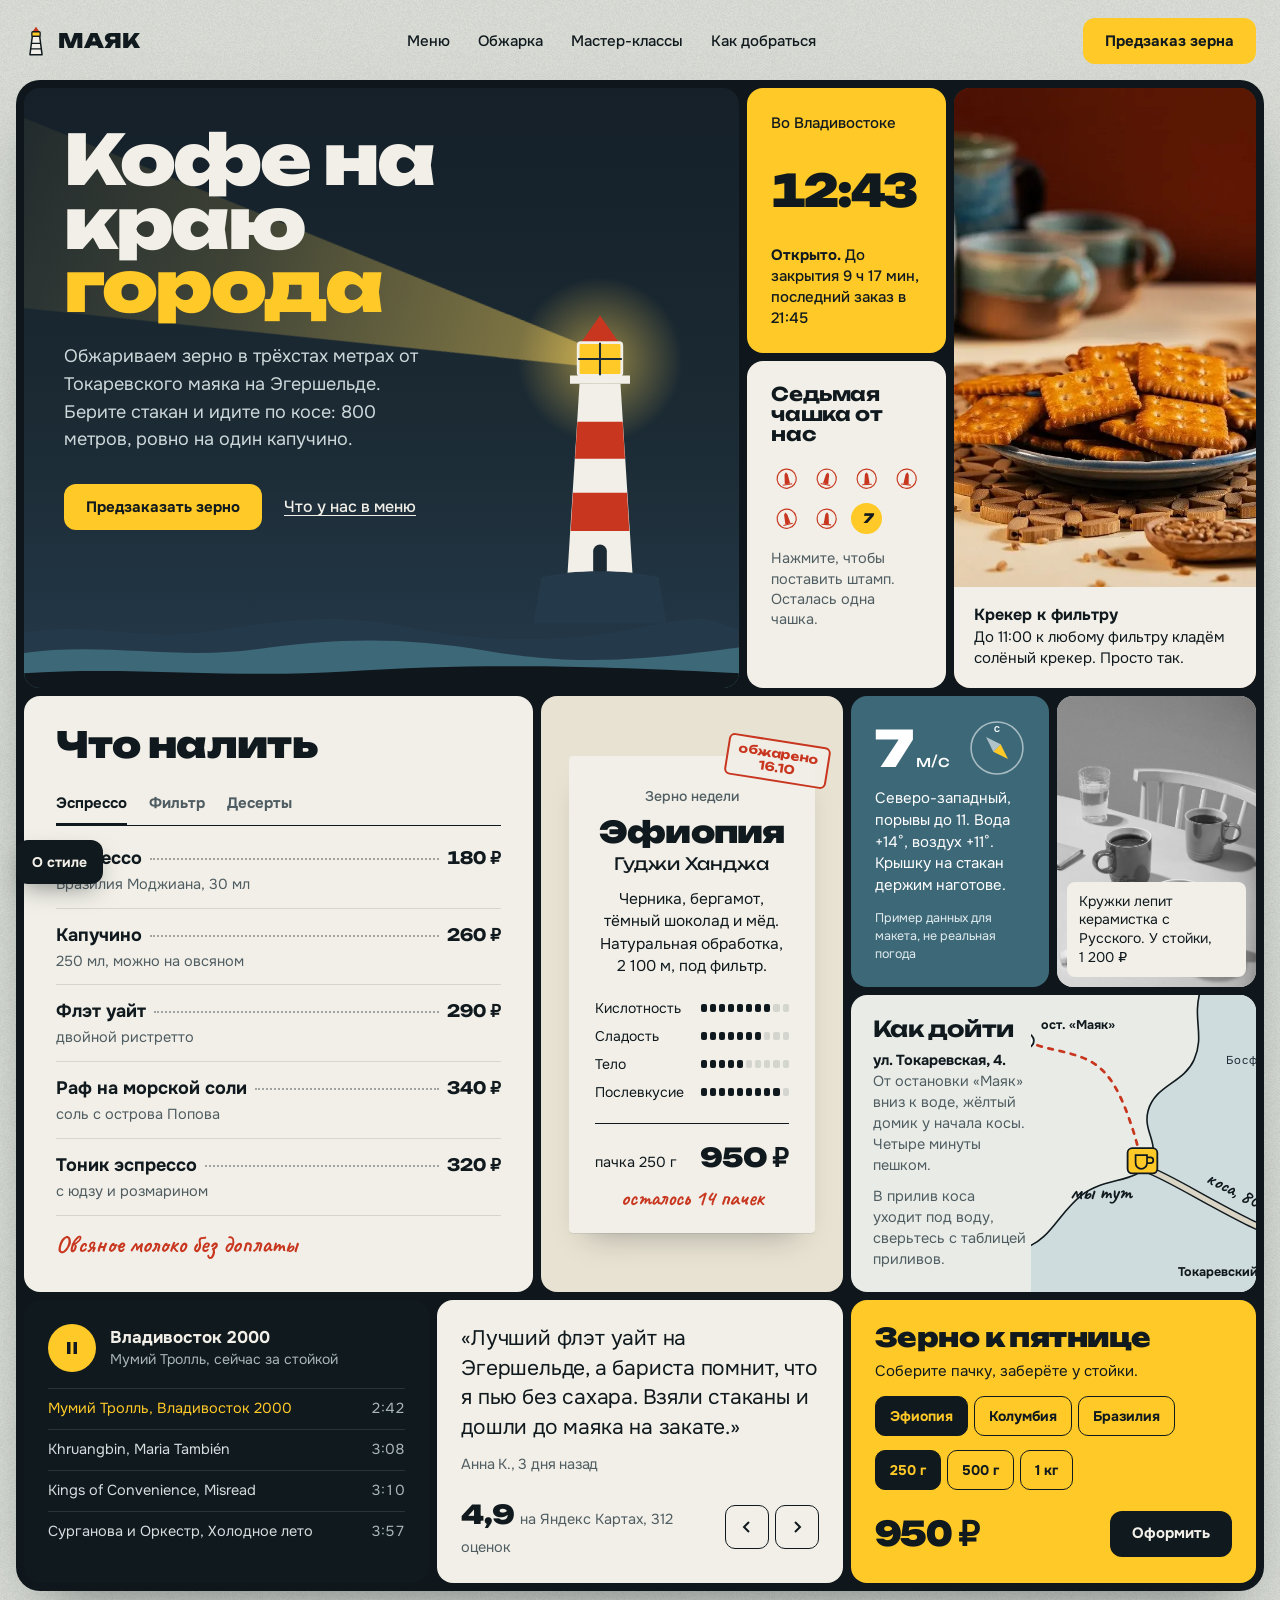
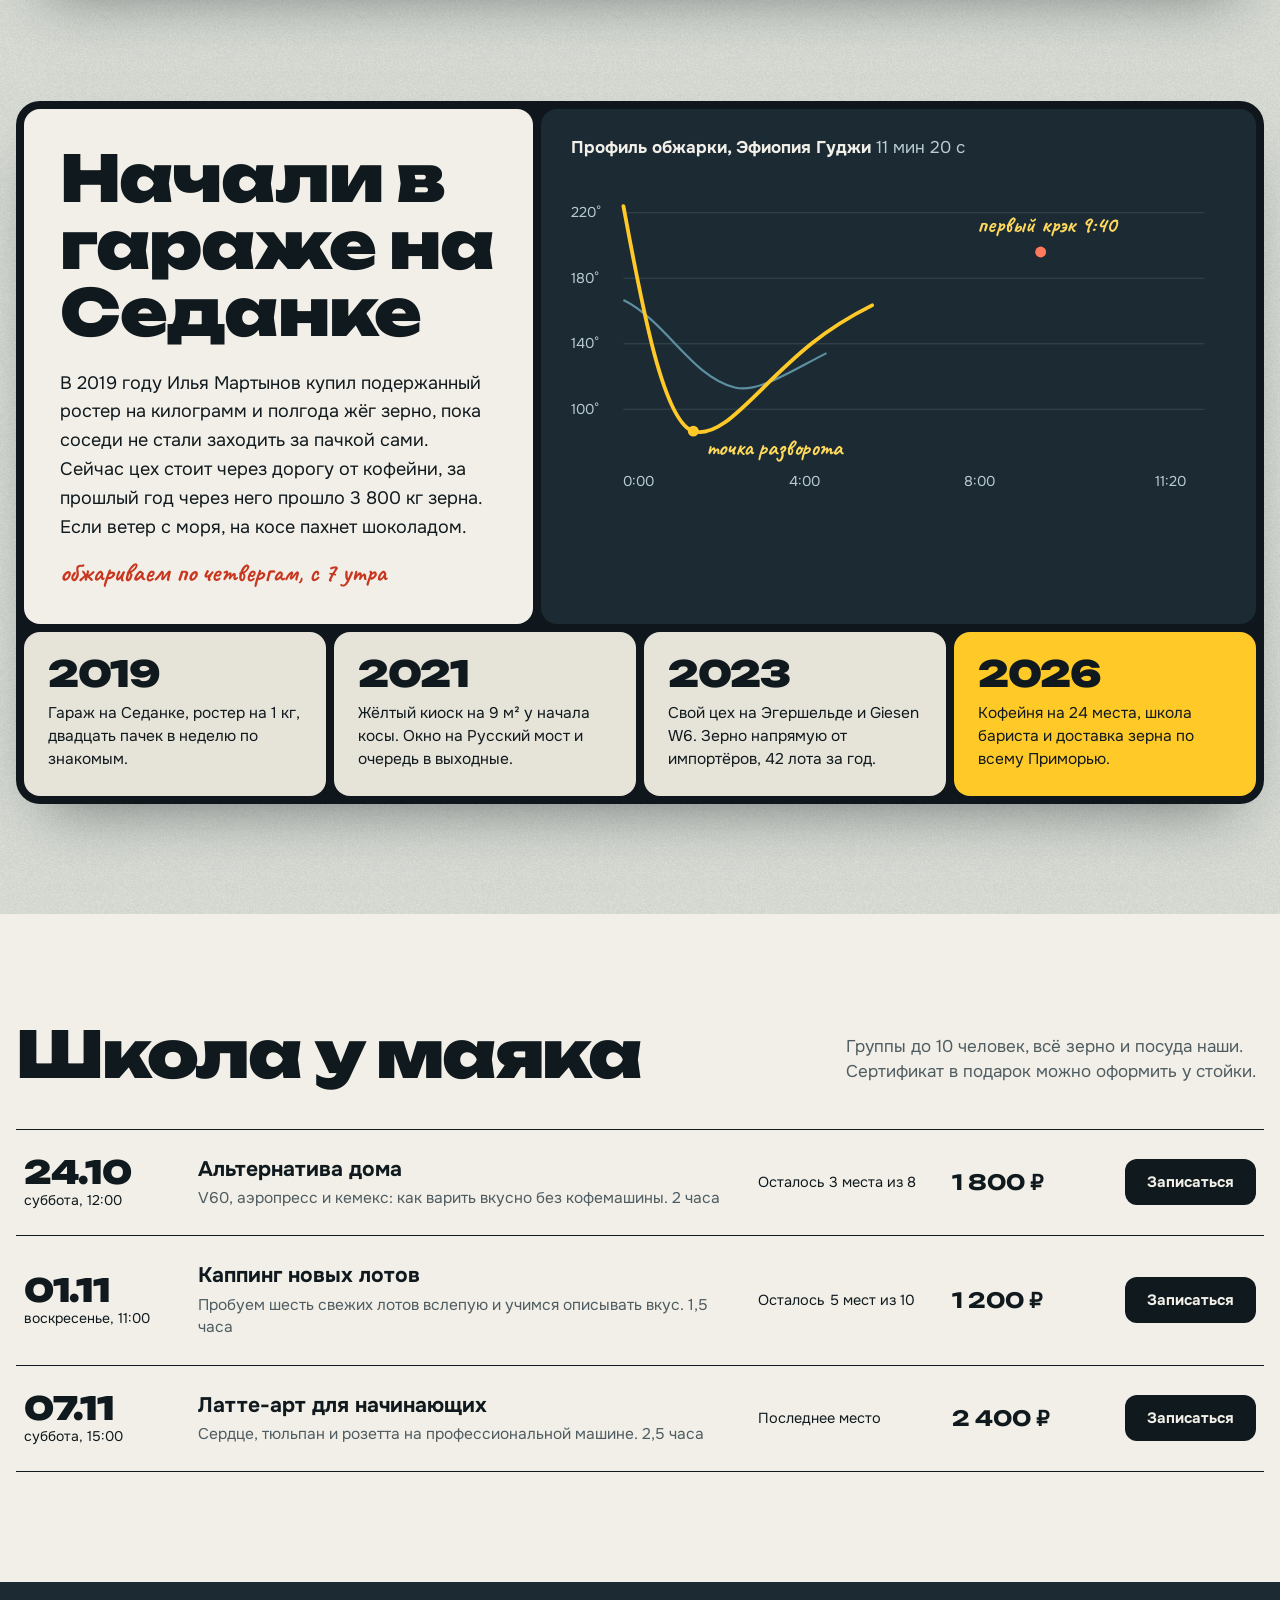
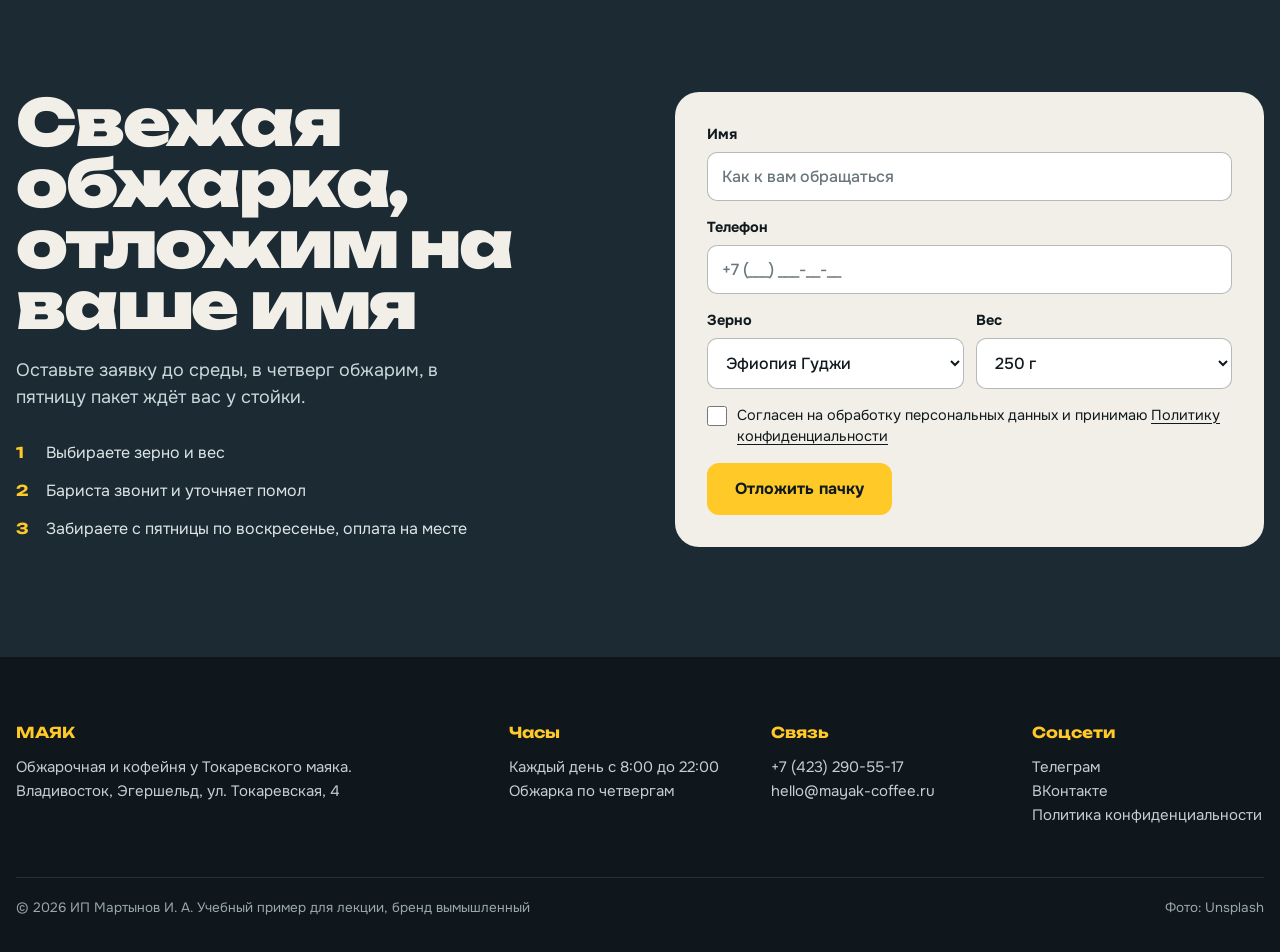
<file: sites/03-bento/index.html>
<!doctype html>
<html lang="ru">
<head>
<meta charset="utf-8">
<meta name="viewport" content="width=device-width, initial-scale=1">
<title>МАЯК, обжарочная у Токаревского маяка</title>
<meta name="description" content="Обжарочная и кофейня МАЯК у Токаревского маяка во Владивостоке. Свежая обжарка по четвергам, предзаказ зерна, мастер-классы.">
<link rel="stylesheet" href="../../assets/fonts/fonts.css">
<style>
:root{
  --box:#0f171c;          /* сама коробка: тёмный лакированный лоток */
  --night:#1b2a33;        /* ночное море */
  --night2:#24394a;
  --sea:#3d6878;
  --foam:#b9cdd1;
  --paper:#f1efe7;        /* бумажная этикетка */
  --paper2:#e6e3d8;
  --fog:#d9ddd6;
  --lamp:#ffc928;         /* огонь маяка */
  --signal:#c8361f;       /* сигнальный красный, только точечно */
  --ink:#10191e;
  --muted:#4f5c61;
  --gap:8px;
  --in:16px;              /* скругление отсека */
  --out:24px;             /* скругление коробки = отсек + стенка */
}
*{box-sizing:border-box;margin:0;padding:0}
html{-webkit-text-size-adjust:100%;scroll-behavior:smooth}
@media (prefers-reduced-motion:reduce){html{scroll-behavior:auto}}
body{font-family:'Onest',system-ui,sans-serif;color:var(--ink);background:linear-gradient(rgba(217,221,214,.72),rgba(217,221,214,.72)),url(../../assets/grain.png) var(--fog);overflow-x:hidden;line-height:1.5;font-size:16px}
::selection{background:var(--lamp);color:var(--ink)}
img{display:block;max-width:100%;height:auto}
button{font:inherit;color:inherit;background:none;border:0;cursor:pointer}
a{color:inherit;text-underline-offset:.2em;text-decoration-thickness:1px}
:focus-visible{outline:3px solid var(--lamp);outline-offset:3px;border-radius:4px}
.wrap{max-width:1420px;margin:0 auto;padding:0 16px}
.d{font-family:'Unbounded',sans-serif}
.hand{font-family:'Caveat',cursive;font-weight:700}

/* ---------- шапка ---------- */
header.top{display:flex;align-items:center;justify-content:space-between;gap:20px;padding:18px 8px 16px}
.logo{display:flex;align-items:center;gap:10px;text-decoration:none;font-family:'Unbounded';font-weight:900;font-size:20px}
.logo svg{width:24px;height:32px}
nav.menu{display:flex;gap:28px;font-weight:500;font-size:15px}
nav.menu a{text-decoration:none;padding:8px 0}
nav.menu a:hover{text-decoration:underline}
.btn{display:inline-flex;align-items:center;justify-content:center;min-height:46px;padding:0 22px;border-radius:12px;background:var(--lamp);color:var(--ink);font-weight:700;font-size:15px;text-decoration:none;transition:transform .2s cubic-bezier(.2,.8,.2,1),background-color .2s}
.btn:hover{background:#ffd54f;transform:translateY(-2px)}
.btn:active{transform:translateY(0)}
.btn.ink{background:var(--ink);color:var(--paper)}
.btn.ink:hover{background:#26343b}

/* ---------- КОРОБКА БЕНТО ---------- */
.box{display:grid;grid-template-columns:repeat(12,minmax(0,1fr));grid-auto-rows:minmax(0,auto);gap:var(--gap);padding:var(--gap);background:var(--box);border-radius:var(--out);box-shadow:0 30px 60px -30px rgba(16,25,30,.55)}
.t{position:relative;border-radius:var(--in);overflow:hidden;min-width:0;padding:24px}
.t h2,.t h3{font-family:'Unbounded';letter-spacing:-.02em;line-height:1.05}

/* hero: ночь, маяк и луч */
.t-hero{grid-column:1/8;grid-row:1/3;min-height:600px;background:linear-gradient(180deg,#152029 0%,var(--night) 55%,var(--night2) 100%);color:var(--paper);padding:40px 40px 0;display:flex;flex-direction:column;isolation:isolate}
.t-hero h1{font-family:'Unbounded';font-weight:900;font-size:clamp(46px,5.4vw,82px);line-height:.92;letter-spacing:-.035em;max-width:7.5ch;position:relative;z-index:2}
.t-hero h1 em{font-style:normal;color:var(--lamp)}
.t-hero .lead{color:#cdd8da;font-size:18px;line-height:1.55;max-width:31ch;margin-top:24px;position:relative;z-index:2}
.t-hero .cta{display:flex;flex-wrap:wrap;align-items:center;gap:22px;margin-top:30px;position:relative;z-index:2}
.t-hero .cta a.link{color:var(--paper);font-weight:500;padding:10px 0}
.lh{position:absolute;right:9%;bottom:64px;width:150px;z-index:1}
.lamp-glow{position:absolute;right:calc(9% + 75px);bottom:calc(64px + 264px);width:180px;height:180px;margin:0 -90px -90px 0;border-radius:50%;background:radial-gradient(circle,rgba(255,214,90,.55),rgba(255,214,90,0) 65%);z-index:0;pointer-events:none}
/* луч: один слой, крутится только transform, без blur и перерисовки */
.beam{position:absolute;right:calc(9% + 75px);bottom:calc(64px + 264px);width:min(860px,120vw);height:260px;margin-bottom:-130px;z-index:0;pointer-events:none;transform-origin:100% 50%;will-change:transform;
  background:linear-gradient(to left,rgba(255,214,90,.5),rgba(255,214,90,.16) 45%,rgba(255,214,90,0) 85%);
  clip-path:polygon(0 0,100% 47%,100% 53%,0 100%);
  transform:rotate(14deg);transition:transform 2.2s cubic-bezier(.45,0,.55,1)}
.beam.swing{transform:rotate(-5deg)}
.sea{position:relative;margin:auto -40px 0;height:92px;z-index:2}
.sea svg{display:block;width:100%;height:100%}

/* часы: жёлтый отсек */
.t-clock{grid-column:8/10;grid-row:1;background:var(--lamp);display:flex;flex-direction:column;justify-content:space-between;gap:18px}
.t-clock .now{font-size:15px;font-weight:500}
.clock{font-family:'Unbounded';font-weight:900;font-size:clamp(40px,3.5vw,54px);line-height:.9;letter-spacing:-.05em;white-space:nowrap;font-variant-numeric:tabular-nums}
.t-clock .st{font-size:15px;line-height:1.4;font-weight:500;max-width:22ch}
.t-clock .st b{font-weight:700}

/* карта гостя: картонка со штампами */
.t-card{grid-column:8/10;grid-row:2;background:var(--paper);cursor:pointer;user-select:none;-webkit-user-select:none}
.t-card h2{font-size:19px;font-weight:700;max-width:12ch}
.stamps{display:grid;grid-template-columns:repeat(4,1fr);gap:8px;margin-top:18px;max-width:236px}
.stamps i{aspect-ratio:1;border-radius:50%;border:1.5px dashed rgba(16,25,30,.35);display:grid;place-items:center}
.stamps i svg{width:72%;height:72%;opacity:0;transform:scale(1.5) rotate(var(--r,0deg));transition:opacity .18s,transform .3s cubic-bezier(.2,.8,.2,1)}
.stamps i.on{border-color:transparent}
.stamps i.on svg{opacity:1;transform:scale(1) rotate(var(--r,0deg))}
.stamps i.gift{background:var(--lamp);border:0;font-family:'Unbounded';font-weight:900;font-size:13px}
.stamps i.gift.on{background:var(--signal);color:#fff}
.t-card p{font-size:14.5px;color:var(--muted);margin-top:14px;line-height:1.4}

/* фото */
.t-photo{grid-column:10/13;grid-row:1/3;padding:0;background:#6b3a1f;display:flex;flex-direction:column}
.t-photo img{flex:1 1 auto;width:100%;height:0;min-height:300px;object-fit:cover;object-position:35% 60%}
.t-photo figcaption{background:var(--paper);padding:16px 20px 18px;font-size:15px;line-height:1.45}
.t-photo figcaption b{display:block;font-size:16px}

/* меню: доска у стойки */
.t-menu{grid-column:1/6;grid-row:3/5;background:var(--paper);padding:30px 32px}
.t-menu h2{font-size:36px;font-weight:900}
.tabs{display:flex;gap:22px;margin:18px 0 6px;border-bottom:1.5px solid var(--ink)}
.tabs button{padding:10px 0 9px;font-weight:700;font-size:15px;color:var(--muted);border-bottom:3px solid transparent;margin-bottom:-1.5px}
.tabs button[aria-selected="true"]{color:var(--ink);border-bottom-color:var(--ink)}
.mlist{list-style:none}
.mlist li{padding:13px 0 12px;border-bottom:1px solid rgba(16,25,30,.12)}
.mlist .row{display:flex;align-items:baseline;gap:8px;font-weight:700;font-size:18px}
.mlist .row::after{content:"";order:2;flex:1;border-bottom:2px dotted rgba(16,25,30,.35);transform:translateY(-4px)}
.mlist .pr{order:3;font-family:'Unbounded';font-weight:700;font-size:17px;font-variant-numeric:tabular-nums}
.mlist .ds{font-size:14.5px;color:var(--muted);margin-top:2px}
.t-menu .oat{margin-top:16px;font-size:24px;color:var(--signal);line-height:1}

/* зерно недели: этикетка пачки */
.t-bean{grid-column:6/9;grid-row:3/5;background:#e8e2d2;display:flex;align-items:center;justify-content:center;padding:28px}
.label{position:relative;background:var(--paper);width:100%;max-width:340px;padding:30px 26px 24px;border-radius:4px;box-shadow:0 1px 0 rgba(16,25,30,.08),0 18px 30px -18px rgba(16,25,30,.35);text-align:center}
.label .who{font-size:14px;font-weight:500;color:var(--muted)}
.label h2{font-family:'Unbounded';font-weight:900;font-size:30px;line-height:1;letter-spacing:-.03em;margin-top:10px}
.label h2 span{display:block;font-weight:400;font-size:17px;letter-spacing:0;margin-top:8px}
.label .notes{font-size:15.5px;line-height:1.45;margin:16px auto 0;max-width:24ch}
.cup{display:grid;gap:7px;margin:20px 0 0;text-align:left}
.cup div{display:grid;grid-template-columns:96px 1fr;align-items:center;gap:10px;font-size:14px}
.cup s{display:flex;gap:3px;text-decoration:none}
.cup s i{flex:1;height:8px;border-radius:2px;background:rgba(16,25,30,.12)}
.cup s i.f{background:var(--ink)}
.label .price{display:flex;justify-content:space-between;align-items:baseline;margin-top:20px;padding-top:14px;border-top:1.5px solid var(--ink);font-size:14.5px}
.label .price b{font-family:'Unbounded';font-weight:900;font-size:26px;letter-spacing:-.03em}
.date-stamp{position:absolute;right:-14px;top:-16px;transform:rotate(9deg);border:2px solid var(--signal);color:var(--signal);border-radius:6px;padding:5px 9px 4px;font-family:'Unbounded';font-weight:700;font-size:12px;line-height:1.2;text-align:center;background:rgba(241,239,231,.9)}
.left{display:block;margin-top:10px;font-size:22px;color:var(--signal);line-height:1}

/* ветер */
.t-wind{grid-column:9/11;grid-row:3;background:var(--sea);color:#fff;display:flex;flex-direction:column;gap:12px}
.t-wind .top{display:flex;align-items:center;justify-content:space-between;gap:10px}
.t-wind .v{font-family:'Unbounded';font-weight:900;font-size:50px;line-height:.9;letter-spacing:-.04em}
.t-wind .v small{font-size:16px;font-weight:400;letter-spacing:0}
.compass{width:56px;height:56px;flex:none}
.t-wind p{font-size:15px;line-height:1.45}
.t-wind .ex{font-size:12.5px;color:#e2ecee;margin-top:auto}

/* кружки */
.t-cups{grid-column:11/13;grid-row:3;padding:0;background:#c9c9c4;min-height:250px}
.t-cups img{position:absolute;inset:0;width:100%;height:100%;object-fit:cover}
.t-cups figcaption{position:absolute;left:10px;right:10px;bottom:10px;background:var(--paper);border-radius:8px;padding:10px 12px;font-size:14px;line-height:1.35}

/* карта */
.t-map{grid-column:9/13;grid-row:4;background:#e9ece6;padding:0;display:grid;grid-template-columns:1fr 1.25fr;min-height:280px}
.t-map .txt{padding:22px 4px 22px 22px;display:flex;flex-direction:column;gap:10px}
.t-map h2{font-size:22px;font-weight:700}
.t-map p{font-size:14.5px;line-height:1.45;color:var(--muted)}
.t-map p b{color:var(--ink)}
.t-map svg{width:100%;height:100%;display:block}

/* плеер */
.t-play{grid-column:1/5;grid-row:5;background:var(--ink);color:var(--paper)}
.np{display:flex;align-items:center;gap:14px}
.pbtn{width:48px;height:48px;border-radius:50%;background:var(--lamp);display:grid;place-items:center;flex:none;transition:transform .2s}
.pbtn:hover{transform:scale(1.06)}
.pbtn svg{width:16px;height:16px}
.np .tt{font-weight:700;font-size:17px;line-height:1.25}
.np .ar{font-size:14px;color:#a9b6ba}
.tracks{list-style:none;margin-top:16px}
.tracks li{border-top:1px solid rgba(241,239,231,.12)}
.tracks button{display:flex;justify-content:space-between;gap:12px;width:100%;text-align:left;padding:9px 0;font-size:14.5px;color:#d6dddf}
.tracks button span:last-child{color:#a9b6ba;font-variant-numeric:tabular-nums}
.tracks button:hover{color:#fff}
.tracks li.cur button{color:var(--lamp)}

/* отзывы */
.t-rev{grid-column:5/9;grid-row:5;background:var(--paper);display:flex;flex-direction:column}
.t-rev blockquote{font-size:21px;line-height:1.4;letter-spacing:-.01em}
.t-rev blockquote[hidden]{display:none}
.t-rev cite{display:block;font-style:normal;font-size:14.5px;color:var(--muted);margin-top:12px}
.t-rev .foot{display:flex;align-items:center;justify-content:space-between;gap:12px;margin-top:auto;padding-top:20px}
.t-rev .score{font-size:14.5px;color:var(--muted)}
.t-rev .score b{font-family:'Unbounded';font-weight:900;font-size:26px;color:var(--ink);letter-spacing:-.03em;margin-right:6px}
.qnav{display:flex;gap:6px}
.qnav button{width:44px;height:44px;border-radius:10px;border:1.5px solid var(--ink);display:grid;place-items:center}
.qnav button:hover{background:var(--ink);color:var(--paper)}
.qnav svg{width:16px;height:16px}

/* мини-предзаказ */
.t-pre{grid-column:9/13;grid-row:5;background:var(--lamp);display:flex;flex-direction:column;gap:14px}
.t-pre h2{font-size:26px;font-weight:900}
.t-pre p{font-size:15px;margin-top:-6px}
.chips{display:flex;flex-wrap:wrap;gap:6px}
.chip{min-height:40px;padding:0 14px;border-radius:10px;border:1.5px solid var(--ink);font-weight:700;font-size:14px;transition:background-color .15s,color .15s}
.chip[aria-pressed="true"]{background:var(--ink);color:var(--lamp)}
.t-pre .sum{display:flex;align-items:center;justify-content:space-between;gap:12px;margin-top:auto}
.t-pre .sum b{font-family:'Unbounded';font-weight:900;font-size:34px;letter-spacing:-.04em;font-variant-numeric:tabular-nums}

/* ---------- второй ярус: история ---------- */
section{padding:110px 0}
.sec-h{font-family:'Unbounded';font-weight:900;font-size:clamp(36px,5vw,68px);line-height:.95;letter-spacing:-.035em}
.box.story{margin-top:0}
.t-story{grid-column:1/6;background:var(--paper);padding:36px}
.t-story p{font-size:18px;line-height:1.6;margin-top:22px;max-width:44ch}
.t-story .hand{display:block;font-size:26px;color:var(--signal);margin-top:18px;line-height:1.1}
.t-curve{grid-column:6/13;background:var(--night);color:var(--paper);padding:30px}
.t-curve h3{font-family:'Onest';font-weight:700;font-size:17px;letter-spacing:0}
.t-curve h3 span{font-weight:400;color:var(--foam)}
.t-curve svg{width:100%;height:auto;display:block;margin-top:12px}
.yr{grid-column:span 3;background:var(--paper2);padding:24px}
.yr b{font-family:'Unbounded';font-weight:900;font-size:36px;letter-spacing:-.04em;line-height:1;display:block}
.yr p{font-size:15.5px;line-height:1.5;margin-top:10px}
.yr.now{background:var(--lamp)}

/* мастер-классы */
.mc{background:var(--paper)}
.mc-head{display:flex;justify-content:space-between;align-items:end;gap:30px;flex-wrap:wrap;margin-bottom:44px}
.mc-head p{max-width:38ch;font-size:17px;color:var(--muted)}
.mc-row{display:grid;grid-template-columns:150px 1fr 170px 130px 150px;gap:24px;align-items:center;padding:26px 8px;border-top:1.5px solid var(--ink);position:relative;isolation:isolate}
.mc-row:last-child{border-bottom:1.5px solid var(--ink)}
.mc-row::before{content:"";position:absolute;inset:0;background:var(--lamp);transform:scaleY(0);transform-origin:bottom;transition:transform .4s cubic-bezier(.2,.7,.2,1);z-index:-1}
.mc-row:hover::before{transform:scaleY(1)}
.mc-date{font-family:'Unbounded';font-weight:900;font-size:32px;line-height:.9;letter-spacing:-.04em}
.mc-date small{display:block;font-family:'Onest';font-size:14px;font-weight:400;letter-spacing:0;margin-top:8px}
.mc-t{font-weight:700;font-size:21px;line-height:1.3}
.mc-t span{display:block;font-weight:400;font-size:15.5px;color:var(--muted);margin-top:4px;line-height:1.45}
.mc-seats{font-size:14.5px}
.mc-pr{font-family:'Unbounded';font-weight:700;font-size:21px}
.mc-row .btn{justify-self:end}

/* предзаказ */
.order{background:var(--night);color:var(--paper)}
.order-grid{display:grid;grid-template-columns:1fr 1fr;gap:70px;align-items:start}
.order-grid > div > p{color:#cdd8da;font-size:18px;margin-top:22px;max-width:40ch}
.order ol{margin-top:30px;padding-left:0;list-style:none;display:grid;gap:14px;counter-reset:s}
.order ol li{display:flex;gap:14px;align-items:baseline;font-size:16px;color:#dde5e6;counter-increment:s}
.order ol li::before{content:counter(s);font-family:'Unbounded';font-weight:700;color:var(--lamp);font-size:15px;min-width:16px}
form.f{background:var(--paper);color:var(--ink);border-radius:var(--out);padding:32px;display:grid;gap:16px}
.f label.fl{display:grid;gap:6px;font-weight:700;font-size:14.5px}
.f input[type=text],.f input[type=tel],.f select{font:500 16px 'Onest';padding:13px 14px;border-radius:10px;border:1.5px solid rgba(16,25,30,.3);background:#fff;color:var(--ink);width:100%}
.f input::placeholder{color:#69767b}
.f input:focus,.f select:focus{outline:none;border-color:var(--ink);box-shadow:0 0 0 3px rgba(255,201,40,.7)}
.f .two{display:grid;grid-template-columns:1fr 1fr;gap:12px}
.f .agree{display:flex;gap:10px;align-items:flex-start;font-size:14.5px;line-height:1.45}
.f .agree input{width:20px;height:20px;accent-color:var(--ink);flex:none;margin-top:1px}
.f button[type=submit]{justify-self:start;min-height:52px;padding:0 28px;font-size:16px}
.thanks{display:none;padding:12px 0}
.thanks h3{font-family:'Unbounded';font-weight:900;font-size:34px;line-height:1;letter-spacing:-.03em}
.thanks p{margin-top:12px;color:var(--muted)}
form.f.done > *:not(.thanks){display:none}
form.f.done .thanks{display:block}

footer{background:var(--box);color:#c5cfd2;padding:64px 0 34px}
.foot{display:grid;grid-template-columns:2fr 1fr 1fr 1fr;gap:30px;font-size:15px;line-height:1.6}
.foot h4{font-family:'Unbounded';font-weight:700;font-size:15px;color:var(--lamp);margin-bottom:10px}
.foot a{text-decoration:none}
.foot a:hover{color:var(--lamp);text-decoration:underline}
.legal{display:flex;justify-content:space-between;gap:20px;flex-wrap:wrap;font-size:13.5px;color:#9aa7ab;margin-top:50px;padding-top:20px;border-top:1px solid rgba(255,255,255,.1)}

/* о стиле */
.about-btn{position:fixed;left:16px;bottom:16px;z-index:100;min-height:44px;padding:0 16px;border-radius:12px;background:var(--ink);color:var(--paper);font-weight:700;font-size:14px;box-shadow:0 10px 24px -8px rgba(16,25,30,.5)}
.about-btn:hover{background:#26343b}
.about{position:fixed;left:16px;bottom:70px;z-index:101;width:min(430px,calc(100vw - 32px));max-height:calc(100vh - 100px);overflow:auto;background:var(--paper);color:var(--ink);border-radius:var(--out);padding:26px;display:none;box-shadow:0 30px 60px rgba(0,0,0,.35);border:8px solid var(--box)}
.about.open{display:block}
.about h2{font-family:'Unbounded';font-weight:900;font-size:26px;letter-spacing:-.03em}
.about h3{font-weight:700;font-size:15px;margin:16px 0 6px}
.about ul{font-size:14.5px;line-height:1.45;display:grid;gap:5px;padding-left:18px}
.about li::marker{color:var(--signal)}
.about p{font-size:14.5px;line-height:1.45}
.about .no{background:var(--lamp);border-radius:10px;padding:10px 12px;margin-top:14px}
.about a{color:var(--ink)}
.about .x{position:absolute;top:12px;right:12px;width:40px;height:40px;border-radius:10px;font-size:20px}
.about .x:hover{background:var(--paper2)}


/* ---------- адаптив ---------- */
@media (max-width:1100px){
  .box{grid-template-columns:repeat(6,minmax(0,1fr))}
  .t-hero{grid-column:1/-1;grid-row:auto;min-height:560px}
  .t-clock{grid-column:1/4;grid-row:auto}
  .t-card{grid-column:4/7;grid-row:auto}
  .t-photo{grid-column:1/4;grid-row:auto}
  .t-wind{grid-column:4/7;grid-row:auto}
  .t-menu{grid-column:1/-1;grid-row:auto}
  .t-bean{grid-column:1/4;grid-row:auto}
  .t-cups{grid-column:4/7;grid-row:auto}
  .t-map{grid-column:1/-1;grid-row:auto}
  .t-play{grid-column:1/4;grid-row:auto}
  .t-rev{grid-column:4/7;grid-row:auto}
  .t-pre{grid-column:1/-1;grid-row:auto}
  .t-story,.t-curve{grid-column:1/-1}
  .order-grid{grid-template-columns:1fr;gap:40px}
  .mc-row{grid-template-columns:120px 1fr 120px}
  .mc-seats{grid-column:2}
  .mc-row .btn{grid-column:3;grid-row:1}
  .foot{grid-template-columns:1fr 1fr}
  nav.menu{display:none}
}
@media (max-width:640px){
  :root{--gap:6px;--in:14px;--out:20px}
  .wrap{padding:0 10px}
  header.top{padding:14px 6px}
  header .btn{min-height:44px;padding:0 14px;font-size:14px}
  .box{grid-template-columns:1fr 1fr}
  .t{padding:18px}
  .t-hero{grid-column:1/-1;min-height:0;padding:28px 22px 0}
  .t-hero h1{font-size:46px}
  .t-hero .lead{font-size:16.5px;max-width:23ch}
  .lh{width:84px;right:16px;bottom:58px}
  .lamp-glow,.beam{right:58px;bottom:206px}
  .sea{margin:22px -22px 0;height:70px}
  .t-clock,.t-card,.t-wind,.t-cups{grid-column:span 1}
  .clock{font-size:42px}
  .t-clock .st,.t-clock .now{font-size:14px}
  .t-card h2{font-size:16px}
  .stamps{gap:5px;margin-top:12px}
  .t-card p{font-size:14px}
  .t-photo{grid-column:1/-1;padding:0}
  .t-cups,.t-map{padding:0}
  .t-photo img{min-height:0;height:260px;flex:none}
  .t-menu{grid-column:1/-1;padding:22px 18px}
  .t-menu h2{font-size:30px}
  .t-bean{grid-column:1/-1;padding:28px 18px}
  .t-wind .v{font-size:38px}
  .compass{width:40px;height:40px}
  .t-wind p{font-size:14px}
  .t-cups{min-height:240px}
  .t-map{grid-template-columns:1fr}
  .t-map svg{height:220px}
  .t-map .txt{padding:20px 18px 6px}
  .t-play,.t-rev,.t-pre{grid-column:1/-1}
  .t-rev blockquote{font-size:18px}
  section{padding:72px 0}
  .t-story{padding:24px 20px}
  .t-story p{font-size:17px}
  .t-curve{padding:20px 16px}
  .yr{grid-column:1/-1}
  .mc-row{grid-template-columns:1fr auto;gap:12px;padding:22px 4px}
  .mc-date{grid-column:1}
  .mc-pr{grid-column:2;grid-row:1;text-align:right}
  .mc-t{grid-column:1/-1}
  .mc-seats{grid-column:1}
  .mc-row .btn{grid-column:2;grid-row:auto}
  form.f{padding:20px}
  .f .two{grid-template-columns:1fr}
  .foot{grid-template-columns:1fr}
  .about-btn{left:auto;right:12px;bottom:12px}
  .about{left:12px;bottom:66px}
}
@media (prefers-reduced-motion:reduce){
  *,*::before,*::after{animation:none!important;transition-duration:.01ms!important}
}
</style>
</head>
<body>

<div class="wrap">
<header class="top">
  <a class="logo" href="#" aria-label="МАЯК, на главную">
    <svg viewBox="0 0 26 34" aria-hidden="true"><path d="M13 1.5 9.2 7h7.6z" fill="#c8361f"/><rect x="8.5" y="7" width="9" height="5" rx="1" fill="#ffc928" stroke="#10191e" stroke-width="1.4"/><path d="M9 12h8l2.6 20H6.4z" fill="#f1efe7" stroke="#10191e" stroke-width="1.6" stroke-linejoin="round"/><path d="M8 19.5h10M7.3 25.5h11.4" stroke="#10191e" stroke-width="1.4"/></svg>
    МАЯК
  </a>
  <nav class="menu" aria-label="Разделы"><a href="#menu">Меню</a><a href="#story">Обжарка</a><a href="#mc">Мастер-классы</a><a href="#map">Как добраться</a></nav>
  <a class="btn" href="#order">Предзаказ зерна</a>
</header>

<!-- Коробка бенто: один лоток с отсеками разного размера и разного материала -->
<main class="box" id="top">

  <article class="t t-hero" id="hero">
    <div class="lamp-glow" aria-hidden="true"></div>
    <div class="beam" aria-hidden="true"></div>
    <h1>Кофе на краю <em>города</em></h1>
    <p class="lead">Обжариваем зерно в трёхстах метрах от Токаревского маяка на Эгершельде. Берите стакан и идите по косе: 800 метров, ровно на один капучино.</p>
    <div class="cta">
      <a class="btn" href="#order">Предзаказать зерно</a>
      <a class="link" href="#menu">Что у нас в меню</a>
    </div>
    <svg class="lh" viewBox="0 0 110 230" aria-hidden="true">
      <path d="M55 4 41 24h28z" fill="#c8361f"/>
      <rect x="39" y="24" width="32" height="24" rx="2" fill="#ffc928" stroke="#f1efe7" stroke-width="2"/>
      <path d="M39 36h32M55 24v24" stroke="#1b2a33" stroke-width="1.5"/>
      <path d="M33 48h44v6H33z" fill="#f1efe7"/>
      <path d="M40 54h30l9 142H31z" fill="#f1efe7"/>
      <path d="M38.4 82h33.2l1.7 27H36.7zM35.2 134h39.6l1.7 28H33.5z" fill="#c8361f"/>
      <rect x="50" y="172" width="10" height="24" rx="5" fill="#1b2a33"/>
      <path d="M12 196c20-6 66-6 86 0l6 34H6z" fill="#24394a"/>
    </svg>
    <div class="sea" aria-hidden="true">
      <svg viewBox="0 0 800 100" preserveAspectRatio="none">
        <path fill="#24394a" d="M0 100V40C70 26 130 50 210 38S350 18 430 34 600 52 690 34 770 30 800 36V100Z"/>
        <path fill="#3d6878" d="M0 100V62C90 50 170 70 260 58S420 44 520 60 690 70 800 56V100Z"/>
        <path fill="#0f171c" d="M0 100V84C120 76 230 90 360 82S600 74 800 84V100Z"/>
      </svg>
    </div>
  </article>

  <article class="t t-clock" aria-live="polite">
    <p class="now">Во Владивостоке</p>
    <div class="clock" id="clock">8:00</div>
    <p class="st" id="st"><b>Открыто каждый день</b> с 8:00 до 22:00</p>
  </article>

  <article class="t t-card" id="loyal" role="button" tabindex="0" aria-label="Карта гостя: поставить штамп за чашку">
    <h2>Седьмая чашка от нас</h2>
    <div class="stamps" id="stamps">
      <i class="on" style="--r:-8deg"></i><i class="on" style="--r:12deg"></i><i class="on" style="--r:-3deg"></i><i class="on" style="--r:7deg"></i><i class="on" style="--r:-14deg"></i><i class="on" style="--r:4deg"></i><i class="gift">7</i><i style="visibility:hidden"></i>
    </div>
    <p id="loyHint">Нажмите, чтобы поставить штамп. Осталась одна чашка.</p>
  </article>

  <figure class="t t-photo">
    <img src="../../assets/photos/coffee-cookies.webp" width="1280" height="853" alt="Крекеры на деревянной подставке, керамические чашки и ложка с кофейными зёрнами" fetchpriority="high">
    <figcaption><b>Крекер к фильтру</b>До 11:00 к любому фильтру кладём солёный крекер. Просто так.</figcaption>
  </figure>

  <article class="t t-menu" id="menu">
    <h2>Что налить</h2>
    <div class="tabs" role="tablist" aria-label="Разделы меню">
      <button role="tab" aria-selected="true" aria-controls="mlist" data-t="esp">Эспрессо</button>
      <button role="tab" aria-selected="false" aria-controls="mlist" data-t="filt">Фильтр</button>
      <button role="tab" aria-selected="false" aria-controls="mlist" data-t="des">Десерты</button>
    </div>
    <ul class="mlist" id="mlist" role="tabpanel">
      <li><div class="row"><span>Эспрессо</span><span class="pr">180 ₽</span></div><div class="ds">Бразилия Моджиана, 30 мл</div></li>
      <li><div class="row"><span>Капучино</span><span class="pr">260 ₽</span></div><div class="ds">250 мл, можно на овсяном</div></li>
      <li><div class="row"><span>Флэт уайт</span><span class="pr">290 ₽</span></div><div class="ds">двойной ристретто</div></li>
      <li><div class="row"><span>Раф на морской соли</span><span class="pr">340 ₽</span></div><div class="ds">соль с острова Попова</div></li>
      <li><div class="row"><span>Тоник эспрессо</span><span class="pr">320 ₽</span></div><div class="ds">с юдзу и розмарином</div></li>
    </ul>
    <p class="oat hand">Овсяное молоко без доплаты</p>
  </article>

  <article class="t t-bean">
    <!-- impeccable-disable nested-cards: этикетка пачки лежит в отсеке коробки как физический предмет, это и есть содержимое отсека -->
    <div class="label">
      <span class="date-stamp">обжарено<br>16.10</span>
      <p class="who">Зерно недели</p>
      <h2>Эфиопия<span>Гуджи Ханджа</span></h2>
      <p class="notes">Черника, бергамот, тёмный шоколад и мёд. Натуральная обработка, 2 100 м, под фильтр.</p>
      <div class="cup" aria-label="Профиль вкуса по шкале из десяти">
        <div><span>Кислотность</span><s aria-label="8 из 10"><i class="f"></i><i class="f"></i><i class="f"></i><i class="f"></i><i class="f"></i><i class="f"></i><i class="f"></i><i class="f"></i><i></i><i></i></s></div>
        <div><span>Сладость</span><s aria-label="7 из 10"><i class="f"></i><i class="f"></i><i class="f"></i><i class="f"></i><i class="f"></i><i class="f"></i><i class="f"></i><i></i><i></i><i></i></s></div>
        <div><span>Тело</span><s aria-label="5 из 10"><i class="f"></i><i class="f"></i><i class="f"></i><i class="f"></i><i class="f"></i><i></i><i></i><i></i><i></i><i></i></s></div>
        <div><span>Послевкусие</span><s aria-label="9 из 10"><i class="f"></i><i class="f"></i><i class="f"></i><i class="f"></i><i class="f"></i><i class="f"></i><i class="f"></i><i class="f"></i><i class="f"></i><i></i></s></div>
      </div>
      <div class="price"><span>пачка 250 г</span><b>950 ₽</b></div>
      <span class="left hand">осталось 14 пачек</span>
    </div>
  </article>

  <article class="t t-wind">
    <div class="top">
      <div class="v">7<small> м/с</small></div>
      <svg class="compass" viewBox="0 0 54 54" role="img" aria-label="Ветер северо-западный"><circle cx="27" cy="27" r="25" fill="none" stroke="#fff" stroke-opacity=".55" stroke-width="1.5"/><text x="27" y="12" text-anchor="middle" font-size="8" fill="#fff" font-family="Onest" font-weight="700">С</text><g transform="rotate(135 27 27)"><path d="M27 12l5 15h-10z" fill="#ffc928"/><path d="M27 42l-5-15h10z" fill="#fff" opacity=".6"/></g></svg>
    </div>
    <p>Северо-западный, порывы до 11. Вода +14°, воздух +11°. Крышку на стакан держим наготове.</p>
    <p class="ex">Пример данных для макета, не реальная погода</p>
  </article>

  <figure class="t t-cups">
    <img src="../../assets/photos/cups-bw.webp" width="853" height="1280" alt="Чёрно-белое фото: три керамические кружки и стакан воды на белом столе" loading="lazy" decoding="async">
    <figcaption>Кружки лепит керамистка с Русского. У стойки, 1&nbsp;200&nbsp;₽</figcaption>
  </figure>

  <article class="t t-map" id="map">
    <div class="txt">
      <h2>Как дойти</h2>
      <p><b>ул. Токаревская, 4.</b> От остановки «Маяк» вниз к воде, жёлтый домик у начала косы. Четыре минуты пешком.</p>
      <p>В прилив коса уходит под воду, сверьтесь с таблицей приливов.</p>
    </div>
    <svg viewBox="0 0 320 260" preserveAspectRatio="xMidYMid slice" role="img" aria-label="Схема: от остановки Маяк к кофейне и дальше по косе к Токаревскому маяку">
      <rect width="320" height="260" fill="#cfdcde"/>
      <path d="M-5 -5H210c-8 26 4 40-6 62-9 20-34 22-40 44-5 18 10 28 2 44-10 20-40 14-60 30-20 15-28 40-50 46-20 6-40-6-51-2z" fill="#e9ece6" stroke="#10191e" stroke-width="1.4" stroke-linejoin="round"/>
      <path d="M162 152c16 6 36 18 58 30 22 12 44 24 66 30" fill="none" stroke="#10191e" stroke-width="7" stroke-linecap="round"/>
      <path d="M162 152c16 6 36 18 58 30 22 12 44 24 66 30" fill="none" stroke="#d9d4c4" stroke-width="4.5" stroke-linecap="round"/>
      <path d="M58 40c18 10 46 8 64 24 14 12 22 34 28 52 4 12 6 22 10 34" fill="none" stroke="#c8361f" stroke-width="2.4" stroke-linecap="round" stroke-dasharray="4 6"/>
      <circle cx="58" cy="40" r="6" fill="#fff" stroke="#10191e" stroke-width="1.6"/>
      <text x="70" y="30" font-family="Onest" font-weight="700" font-size="11" fill="#10191e">ост. «Маяк»</text>
      <g transform="translate(150 138)"><rect x="-4" y="-4" width="26" height="22" rx="4" fill="#ffc928" stroke="#10191e" stroke-width="1.6"/><path d="M3 2h10v7a5 5 0 0 1-10 0z M13 4h3a2 2 0 0 1 0 5h-3" fill="none" stroke="#10191e" stroke-width="1.5"/></g>
      <text x="96" y="178" font-family="Caveat" font-weight="700" font-size="19" fill="#10191e">мы тут</text>
      <circle cx="288" cy="212" r="15" fill="#ffc928" opacity=".55"/>
      <path d="M288 196l-4 6h8z" fill="#c8361f"/><rect x="284.5" y="202" width="7" height="14" fill="#fff" stroke="#10191e" stroke-width="1.3"/>
      <text x="190" y="246" font-family="Onest" font-weight="700" font-size="11" fill="#10191e">Токаревский маяк</text>
      <text x="214" y="164" font-family="Caveat" font-weight="700" font-size="17" fill="#10191e" transform="rotate(26 214 164)">коса, 800 м</text>
      <text x="232" y="60" font-family="Onest" font-size="10" fill="#1b2a33" letter-spacing="1">Босфор Восточный</text>
    </svg>
  </article>

  <article class="t t-play" id="player">
    <div class="np">
      <button class="pbtn" id="pbtn" aria-label="Пауза"><svg viewBox="0 0 16 16" id="pico"><rect x="3" y="2" width="3.5" height="12" fill="#10191e"/><rect x="9.5" y="2" width="3.5" height="12" fill="#10191e"/></svg></button>
      <div><div class="tt" id="npT">Владивосток 2000</div><div class="ar" id="npA">Мумий Тролль, сейчас за стойкой</div></div>
    </div>
    <ul class="tracks" id="tracks">
      <li class="cur"><button data-i="0"><span>Мумий Тролль, Владивосток 2000</span><span>2:42</span></button></li>
      <li><button data-i="1"><span>Khruangbin, Maria También</span><span>3:08</span></button></li>
      <li><button data-i="2"><span>Kings of Convenience, Misread</span><span>3:10</span></button></li>
      <li><button data-i="3"><span>Сурганова и Оркестр, Холодное лето</span><span>3:57</span></button></li>
    </ul>
  </article>

  <article class="t t-rev">
    <div id="quotes">
      <blockquote>«Лучший флэт уайт на Эгершельде, а бариста помнит, что я пью без сахара. Взяли стаканы и дошли до маяка на закате.»<cite>Анна К., 3 дня назад</cite></blockquote>
      <blockquote hidden>«Привожу сюда всех гостей из Москвы. Гуджи брал домой уже четыре раза, пачка уходит за неделю.»<cite>Дмитрий С., неделю назад</cite></blockquote>
      <blockquote hidden>«Ветер сдувал крышку, девушка за стойкой молча дала вторую и картонный держатель. Мелочь, а приятно.»<cite>Ольга В., 2 недели назад</cite></blockquote>
    </div>
    <div class="foot">
      <p class="score"><b>4,9</b>на Яндекс Картах, 312 оценок</p>
      <div class="qnav">
        <button id="qPrev" aria-label="Предыдущий отзыв"><svg viewBox="0 0 16 16" fill="none" stroke="currentColor" stroke-width="2"><path d="M10 3 5 8l5 5"/></svg></button>
        <button id="qNext" aria-label="Следующий отзыв"><svg viewBox="0 0 16 16" fill="none" stroke="currentColor" stroke-width="2"><path d="m6 3 5 5-5 5"/></svg></button>
      </div>
    </div>
  </article>

  <article class="t t-pre">
    <h2>Зерно к пятнице</h2>
    <p>Соберите пачку, заберёте у стойки.</p>
    <div class="chips" data-g="bean" aria-label="Зерно">
      <button class="chip" aria-pressed="true" data-v="Эфиопия Гуджи" data-p="950">Эфиопия</button>
      <button class="chip" aria-pressed="false" data-v="Колумбия Уила" data-p="820">Колумбия</button>
      <button class="chip" aria-pressed="false" data-v="Бразилия Моджиана" data-p="690">Бразилия</button>
    </div>
    <div class="chips" data-g="w" aria-label="Вес">
      <button class="chip" aria-pressed="true" data-v="250 г" data-m="1">250 г</button>
      <button class="chip" aria-pressed="false" data-v="500 г" data-m="1.9">500 г</button>
      <button class="chip" aria-pressed="false" data-v="1 кг" data-m="3.6">1 кг</button>
    </div>
    <div class="sum"><b id="preSum">950 ₽</b><a class="btn ink" href="#order" id="preGo">Оформить</a></div>
  </article>

</main>
</div>

<!-- ============ Второй ярус коробки: история ============ -->
<section id="story">
  <div class="wrap">
    <div class="box story">
      <article class="t t-story">
        <h2 class="sec-h">Начали в гараже на Седанке</h2>
        <p>В 2019 году Илья Мартынов купил подержанный ростер на килограмм и полгода жёг зерно, пока соседи не стали заходить за пачкой сами. Сейчас цех стоит через дорогу от кофейни, за прошлый год через него прошло 3 800 кг зерна. Если ветер с моря, на косе пахнет шоколадом.</p>
        <span class="hand">обжариваем по четвергам, с 7 утра</span>
      </article>
      <article class="t t-curve">
        <h3>Профиль обжарки, Эфиопия Гуджи <span>11 мин 20 с</span></h3>
        <svg viewBox="0 0 600 300" role="img" aria-label="Кривая температуры обжарки: разворот на второй минуте, первый крэк в 9:40">
          <g stroke="#b9cdd1" stroke-opacity=".18" stroke-width="1"><path d="M48 40H580M48 100H580M48 160H580M48 220H580"/></g>
          <g font-family="Onest" font-size="13" fill="#b9cdd1"><text x="0" y="44">220°</text><text x="0" y="104">180°</text><text x="0" y="164">140°</text><text x="0" y="224">100°</text>
          <text x="48" y="290">0:00</text><text x="200" y="290">4:00</text><text x="360" y="290">8:00</text><text x="535" y="290">11:20</text></g>
          <path id="roastRor" d="M48 120C88 140 110 190 150 200S260 130 330 150 450 200 560 230" fill="none" stroke="#5d8fa1" stroke-width="2" stroke-dasharray="5 6"/>
          <path id="roastCurve" d="M48 34C64 120 84 232 112 240S170 200 220 160 330 100 400 82 500 60 560 52" fill="none" stroke="#ffc928" stroke-width="3.5" stroke-linecap="round"/>
          <g font-family="Caveat" font-weight="700" font-size="21" fill="#ffd95c"><circle cx="112" cy="240" r="5" fill="#ffc928"/><text x="124" y="262">точка разворота</text>
          <circle cx="430" cy="76" r="5" fill="#ff7a5c"/><text x="372" y="58">первый крэк 9:40</text></g>
        </svg>
      </article>
      <div class="t yr"><b>2019</b><p>Гараж на Седанке, ростер на 1 кг, двадцать пачек в неделю по знакомым.</p></div>
      <div class="t yr"><b>2021</b><p>Жёлтый киоск на 9 м² у начала косы. Окно на Русский мост и очередь в выходные.</p></div>
      <div class="t yr"><b>2023</b><p>Свой цех на Эгершельде и Giesen W6. Зерно напрямую от импортёров, 42 лота за год.</p></div>
      <div class="t yr now"><b>2026</b><p>Кофейня на 24 места, школа бариста и доставка зерна по всему Приморью.</p></div>
    </div>
  </div>
</section>

<!-- ============ МАСТЕР-КЛАССЫ ============ -->
<section class="mc" id="mc">
  <div class="wrap">
    <div class="mc-head">
      <h2 class="sec-h">Школа у маяка</h2>
      <p>Группы до 10 человек, всё зерно и посуда наши. Сертификат в подарок можно оформить у стойки.</p>
    </div>
    <div class="mc-rows">
      <div class="mc-row"><div class="mc-date">24.10<small>суббота, 12:00</small></div><div class="mc-t">Альтернатива дома<span>V60, аэропресс и кемекс: как варить вкусно без кофемашины. 2 часа</span></div><div class="mc-seats">Осталось 3 места из 8</div><div class="mc-pr">1 800 ₽</div><a class="btn ink" href="#order" data-mc>Записаться</a></div>
      <div class="mc-row"><div class="mc-date">01.11<small>воскресенье, 11:00</small></div><div class="mc-t">Каппинг новых лотов<span>Пробуем шесть свежих лотов вслепую и учимся описывать вкус. 1,5 часа</span></div><div class="mc-seats">Осталось 5 мест из 10</div><div class="mc-pr">1 200 ₽</div><a class="btn ink" href="#order" data-mc>Записаться</a></div>
      <div class="mc-row"><div class="mc-date">07.11<small>суббота, 15:00</small></div><div class="mc-t">Латте-арт для начинающих<span>Сердце, тюльпан и розетта на профессиональной машине. 2,5 часа</span></div><div class="mc-seats">Последнее место</div><div class="mc-pr">2 400 ₽</div><a class="btn ink" href="#order" data-mc>Записаться</a></div>
    </div>
  </div>
</section>

<!-- ============ ПРЕДЗАКАЗ ============ -->
<section class="order" id="order">
  <div class="wrap">
    <div class="order-grid">
      <div>
        <h2 class="sec-h">Свежая обжарка, отложим на ваше имя</h2>
        <p>Оставьте заявку до среды, в четверг обжарим, в пятницу пакет ждёт вас у стойки.</p>
        <ol>
          <li>Выбираете зерно и вес</li>
          <li>Бариста звонит и уточняет помол</li>
          <li>Забираете с пятницы по воскресенье, оплата на месте</li>
        </ol>
      </div>
      <form class="f" id="form" novalidate>
        <label class="fl">Имя<input type="text" name="name" required autocomplete="name" placeholder="Как к вам обращаться"></label>
        <label class="fl">Телефон<input type="tel" name="phone" required autocomplete="tel" placeholder="+7 (___) ___-__-__" id="phone"></label>
        <div class="two">
          <label class="fl">Зерно<select name="bean" id="fBean"><option>Эфиопия Гуджи</option><option>Колумбия Уила</option><option>Бразилия Моджиана</option><option>Мастер-класс</option></select></label>
          <label class="fl">Вес<select name="w" id="fW"><option>250 г</option><option>500 г</option><option>1 кг</option></select></label>
        </div>
        <label class="agree"><input type="checkbox" required name="agree"><span>Согласен на обработку персональных данных и принимаю <a href="#privacy">Политику конфиденциальности</a></span></label>
        <button class="btn" type="submit">Отложить пачку</button>
        <div class="thanks" role="status"><h3>Спасибо!</h3><p>Заявка у нас. Позвоним в течение часа с 8:00 до 22:00 по Владивостоку.</p></div>
      </form>
    </div>
  </div>
</section>

<footer>
  <div class="wrap">
    <div class="foot">
      <div><h4>МАЯК</h4><p>Обжарочная и кофейня у Токаревского маяка.<br>Владивосток, Эгершельд, ул. Токаревская, 4</p></div>
      <div><h4>Часы</h4><p>Каждый день с 8:00 до 22:00<br>Обжарка по четвергам</p></div>
      <div><h4>Связь</h4><p><a href="tel:+74232905517">+7 (423) 290-55-17</a><br><a href="mailto:hello@mayak-coffee.ru">hello@mayak-coffee.ru</a></p></div>
      <div><h4>Соцсети</h4><p><a href="#">Телеграм</a><br><a href="#">ВКонтакте</a><br><a href="#privacy" id="privacy">Политика конфиденциальности</a></p></div>
    </div>
    <div class="legal"><span>© 2026 ИП Мартынов И. А. Учебный пример для лекции, бренд вымышленный</span><span>Фото: Unsplash</span></div>
  </div>
</footer>

<button class="about-btn" id="aboutBtn" aria-expanded="false" aria-controls="about">О стиле</button>
<aside class="about" id="about" aria-label="О стиле">
  <button class="x" id="aboutX" aria-label="Закрыть">×</button>
  <h2>Bento Box</h2>
  <h3>Признаки</h3>
  <ul>
    <li>Страница собрана как настоящая коробка бенто: один тёмный лоток, отсеки разного размера разделены стенкой в 8 px</li>
    <li>Каждый отсек из своего материала: ночное море, жёлтый фонарь, бумажная этикетка пачки, морская карта</li>
    <li>У каждого отсека своя типографика и своя функция: живые часы, карта гостя со штампами, меню с отточиями, плеер</li>
    <li>Второй ярус коробки повторяет приём для истории обжарки</li>
  </ul>
  <h3>Шрифты</h3>
  <ul><li>Unbounded: заголовки и цифры</li><li>Onest: текст и интерфейс</li><li>Caveat: пометки бариста от руки, два-три раза на страницу</li></ul>
  <h3>Библиотеки</h3>
  <ul><li>anime.js v4: прорисовка кривой обжарки (svg.createDrawable), один раз при появлении</li><li>Остальное на CSS и 3 КБ своего JS</li></ul>
  <h3>Эффекты по мотивам reactbits.dev</h3>
  <ul><li>Луч маяка: небольшой слой-клин раз в семь секунд переводится на другую сторону бухты (только transform); вне экрана стоит</li><li>Click Spark, переосмысленный как штамп на карте гостя</li></ul>
  <h3>Референсы</h3>
  <ul><li><a href="https://www.apple.com/iphone/" target="_blank" rel="noopener">Apple, страницы iPhone</a></li><li><a href="https://bentogrids.com" target="_blank" rel="noopener">bentogrids.com</a></li><li>Японские коробки бэнто с лакированными перегородками</li></ul>
  <p class="no"><b>Чего здесь нет:</b> одинаковых карточек с подписью капсом сверху, пульсирующих точек, 3D-наклона и прожектора на каждой карточке, бесконечных анимаций в фоне. Было 5 fps в покое на слабом ноутбуке, стало около 60.</p>
</aside>

<script src="../../assets/js/anime.min.js" defer></script>
<script>
document.addEventListener('DOMContentLoaded',function(){
const RM=matchMedia('(prefers-reduced-motion: reduce)').matches;
const $=(s,c=document)=>c.querySelector(s),$$=(s,c=document)=>[...c.querySelectorAll(s)];

/* луч маяка: раз в 7 секунд переводится на другую сторону бухты, только когда hero на экране */
const hero=$('#hero'),beam=$('.beam');let heroOn=true;
new IntersectionObserver(([e])=>{heroOn=e.isIntersecting}).observe(hero);
if(!RM) setInterval(()=>{if(heroOn&&!document.hidden) beam.classList.toggle('swing')},7000);

/* часы Владивостока: обновляем раз в минуту, ровно на смене минуты */
const fmt=new Intl.DateTimeFormat('ru-RU',{timeZone:'Asia/Vladivostok',hour:'2-digit',minute:'2-digit',hourCycle:'h23'});
function tick(){
  const p=fmt.formatToParts(new Date()),h=+p.find(x=>x.type==='hour').value,m=+p.find(x=>x.type==='minute').value;
  const now=h*60+m,open=now>=480&&now<1320;
  $('#clock').textContent=String(h).padStart(2,'0')+':'+String(m).padStart(2,'0');
  const left=open?1320-now:(now<480?480-now:1440-now+480),hh=Math.floor(left/60),mm=left%60,s=(hh?hh+' ч ':'')+mm+' мин';
  $('#st').innerHTML=open?'<b>Открыто.</b> До закрытия '+s+', последний заказ в 21:45':'<b>Закрыто.</b> Откроемся через '+s+', в 8:00';
  setTimeout(tick,60000-Date.now()%60000+200);
}
tick();

/* меню */
const MENU={
  esp:[['Эспрессо','Бразилия Моджиана, 30 мл',180],['Капучино','250 мл, можно на овсяном',260],['Флэт уайт','двойной ристретто',290],['Раф на морской соли','соль с острова Попова',340],['Тоник эспрессо','с юдзу и розмарином',320]],
  filt:[['V60','зерно недели, 250 мл',280],['Аэропресс','любой лот с витрины',260],['Кемекс на двоих','500 мл, подаём на подносе',420],['Колд брю','настаиваем 18 часов',310]],
  des:[['Канеле','ром и ваниль, печём утром',220],['Баскский чизкейк','с солёной карамелью',320],['Тарт с жимолостью','ягода из Хабаровского края',390],['Печенье на гречишном мёде','к фильтру',180]]
};
$$('.tabs button').forEach(b=>b.addEventListener('click',()=>{
  $$('.tabs button').forEach(x=>x.setAttribute('aria-selected',x===b));
  const ul=$('#mlist');
  ul.innerHTML=MENU[b.dataset.t].map(([n,d,p])=>`<li><div class="row"><span>${n}</span><span class="pr">${p} ₽</span></div><div class="ds">${d}</div></li>`).join('');
  if(!RM) ul.animate([{opacity:0,transform:'translateY(6px)'},{opacity:1,transform:'none'}],{duration:260,easing:'cubic-bezier(.2,.8,.2,1)'});
}));

/* карта гостя: штампы */
const stampSVG='<svg viewBox="0 0 40 40" aria-hidden="true"><circle cx="20" cy="20" r="18" fill="none" stroke="#c8361f" stroke-width="2.2"/><path d="M20 8l-3 4h6zM17 12h6l2 18h-10z" fill="#c8361f"/><path d="M11 31h18" stroke="#c8361f" stroke-width="2"/></svg>';
const cells=$$('#stamps i').slice(0,6);cells.forEach(c=>c.innerHTML=stampSVG);
const gift=$('#stamps .gift');
let n=6;try{const s=localStorage.getItem('mayak-stamps');if(s!==null)n=+s}catch(e){}
function draw(){
  cells.forEach((c,i)=>c.classList.toggle('on',i<n));gift.classList.toggle('on',n>=7);
  $('#loyHint').textContent=n>=7?'Седьмая за наш счёт! Нажмите, чтобы начать новую карту.':n===6?'Нажмите, чтобы поставить штамп. Осталась одна чашка.':'До подарка '+(7-n)+' чашки. Нажмите, чтобы поставить штамп.';
}
draw();
function stamp(){n=n>=7?0:n+1;try{localStorage.setItem('mayak-stamps',n)}catch(e){}draw()}
$('#loyal').addEventListener('click',stamp);
$('#loyal').addEventListener('keydown',e=>{if(e.key==='Enter'||e.key===' '){e.preventDefault();stamp()}});

/* плеер */
const TR=[['Владивосток 2000','Мумий Тролль'],['Maria También','Khruangbin'],['Misread','Kings of Convenience'],['Холодное лето','Сурганова и Оркестр']];
const pl=$('#player');
function icon(){const p=pl.classList.contains('paused');$('#pico').innerHTML=p?'<path d="M4 2l10 6-10 6z" fill="#10191e"/>':'<rect x="3" y="2" width="3.5" height="12" fill="#10191e"/><rect x="9.5" y="2" width="3.5" height="12" fill="#10191e"/>';$('#pbtn').setAttribute('aria-label',p?'Играть':'Пауза');$('#npA').textContent=TR[cur][1]+(p?', на паузе':', сейчас за стойкой')}
let cur=0;
$$('#tracks button').forEach(b=>b.addEventListener('click',()=>{cur=+b.dataset.i;$('#npT').textContent=TR[cur][0];$$('#tracks li').forEach((l,j)=>l.classList.toggle('cur',j===cur));pl.classList.remove('paused');icon()}));
$('#pbtn').addEventListener('click',()=>{pl.classList.toggle('paused');icon()});

/* отзывы: листаются вручную */
const qs=$$('#quotes blockquote');let qi=0;
const showQ=d=>{qs[qi].hidden=true;qi=(qi+d+qs.length)%qs.length;qs[qi].hidden=false};
$('#qPrev').addEventListener('click',()=>showQ(-1));$('#qNext').addEventListener('click',()=>showQ(1));

/* мини-предзаказ */
const pick={bean:$('[data-g=bean] [aria-pressed=true]'),w:$('[data-g=w] [aria-pressed=true]')};
$$('.t-pre .chips').forEach(g=>g.addEventListener('click',e=>{
  const b=e.target.closest('.chip');if(!b)return;
  $$('.chip',g).forEach(x=>x.setAttribute('aria-pressed',x===b));pick[g.dataset.g]=b;
  $('#preSum').textContent=(Math.round(+pick.bean.dataset.p*+pick.w.dataset.m/10)*10).toLocaleString('ru-RU')+' ₽';
}));
$('#preGo').addEventListener('click',()=>{$('#fBean').value=pick.bean.dataset.v;$('#fW').value=pick.w.dataset.v});
$$('[data-mc]').forEach(a=>a.addEventListener('click',()=>{$('#fBean').value='Мастер-класс'}));

/* форма */
const ph=$('#phone');
ph.addEventListener('input',()=>{let d=ph.value.replace(/\D/g,'');if(d[0]==='8')d='7'+d.slice(1);if(d&&d[0]!=='7')d='7'+d;d=d.slice(0,11);let r='+7';if(d.length>1)r+=' ('+d.slice(1,4);if(d.length>=4)r+=') '+d.slice(4,7);if(d.length>=7)r+='-'+d.slice(7,9);if(d.length>=9)r+='-'+d.slice(9,11);ph.value=d?r:''});
$('#form').addEventListener('submit',e=>{
  e.preventDefault();const f=e.currentTarget;
  if(!f.checkValidity()){f.reportValidity();return}
  if(ph.value.replace(/\D/g,'').length<11){ph.setCustomValidity('Введите номер полностью');ph.reportValidity();ph.setCustomValidity('');return}
  f.classList.add('done');
});

/* о стиле */
const ab=$('#about'),abb=$('#aboutBtn');
abb.addEventListener('click',()=>{abb.setAttribute('aria-expanded',ab.classList.toggle('open'))});
$('#aboutX').addEventListener('click',()=>{ab.classList.remove('open');abb.setAttribute('aria-expanded',false);abb.focus()});
addEventListener('keydown',e=>{if(e.key==='Escape'&&ab.classList.contains('open')){ab.classList.remove('open');abb.setAttribute('aria-expanded',false)}});

/* кривая обжарки прорисовывается один раз (anime.js) */
if(!RM&&typeof anime!=='undefined'){
  const curve=$('.t-curve'),dr=anime.svg.createDrawable(['#roastCurve','#roastRor']);
  const io=new IntersectionObserver(([e])=>{if(e.isIntersecting){io.disconnect();anime.utils.set(dr,{draw:'0 0'});anime.animate(dr,{draw:['0 0','0 1'],duration:1800,ease:'outQuad',delay:anime.stagger(250)})}},{threshold:.5});
  io.observe(curve);
}
});
</script>
</body>
</html>
</file>
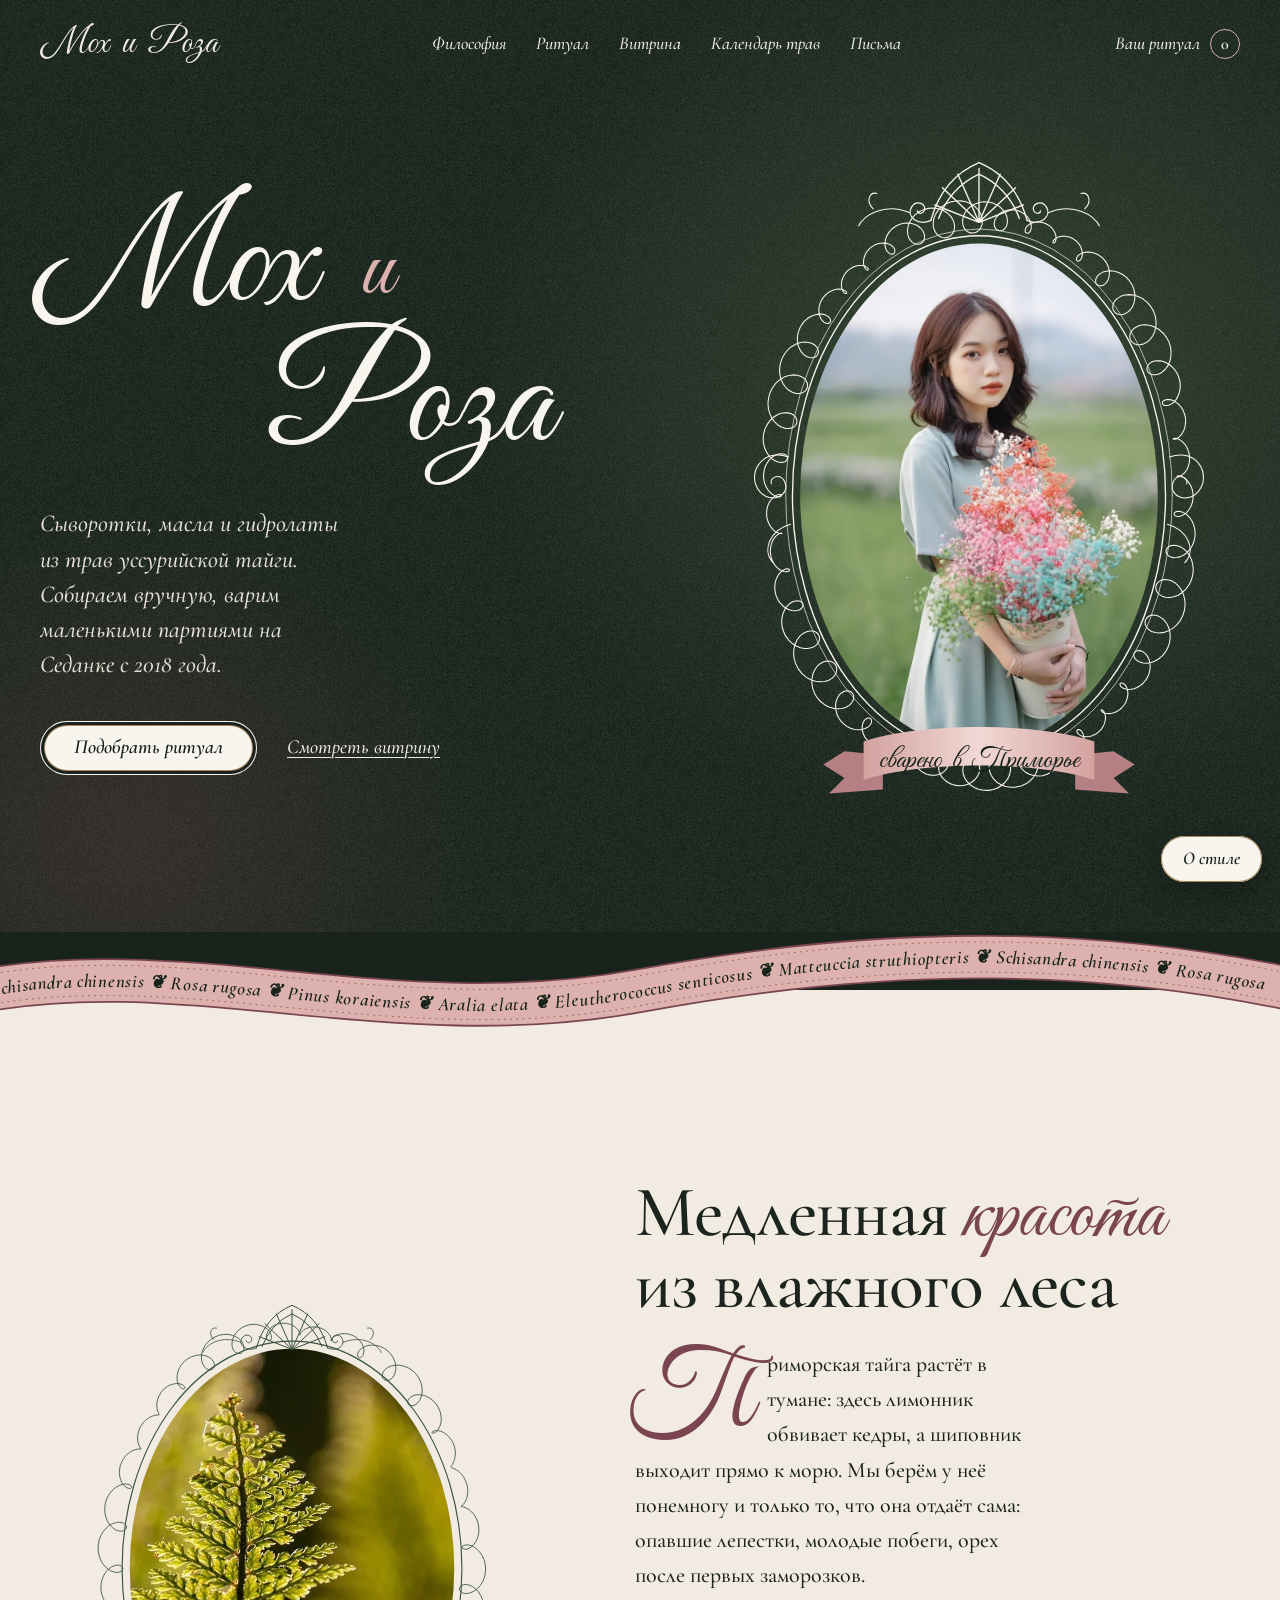
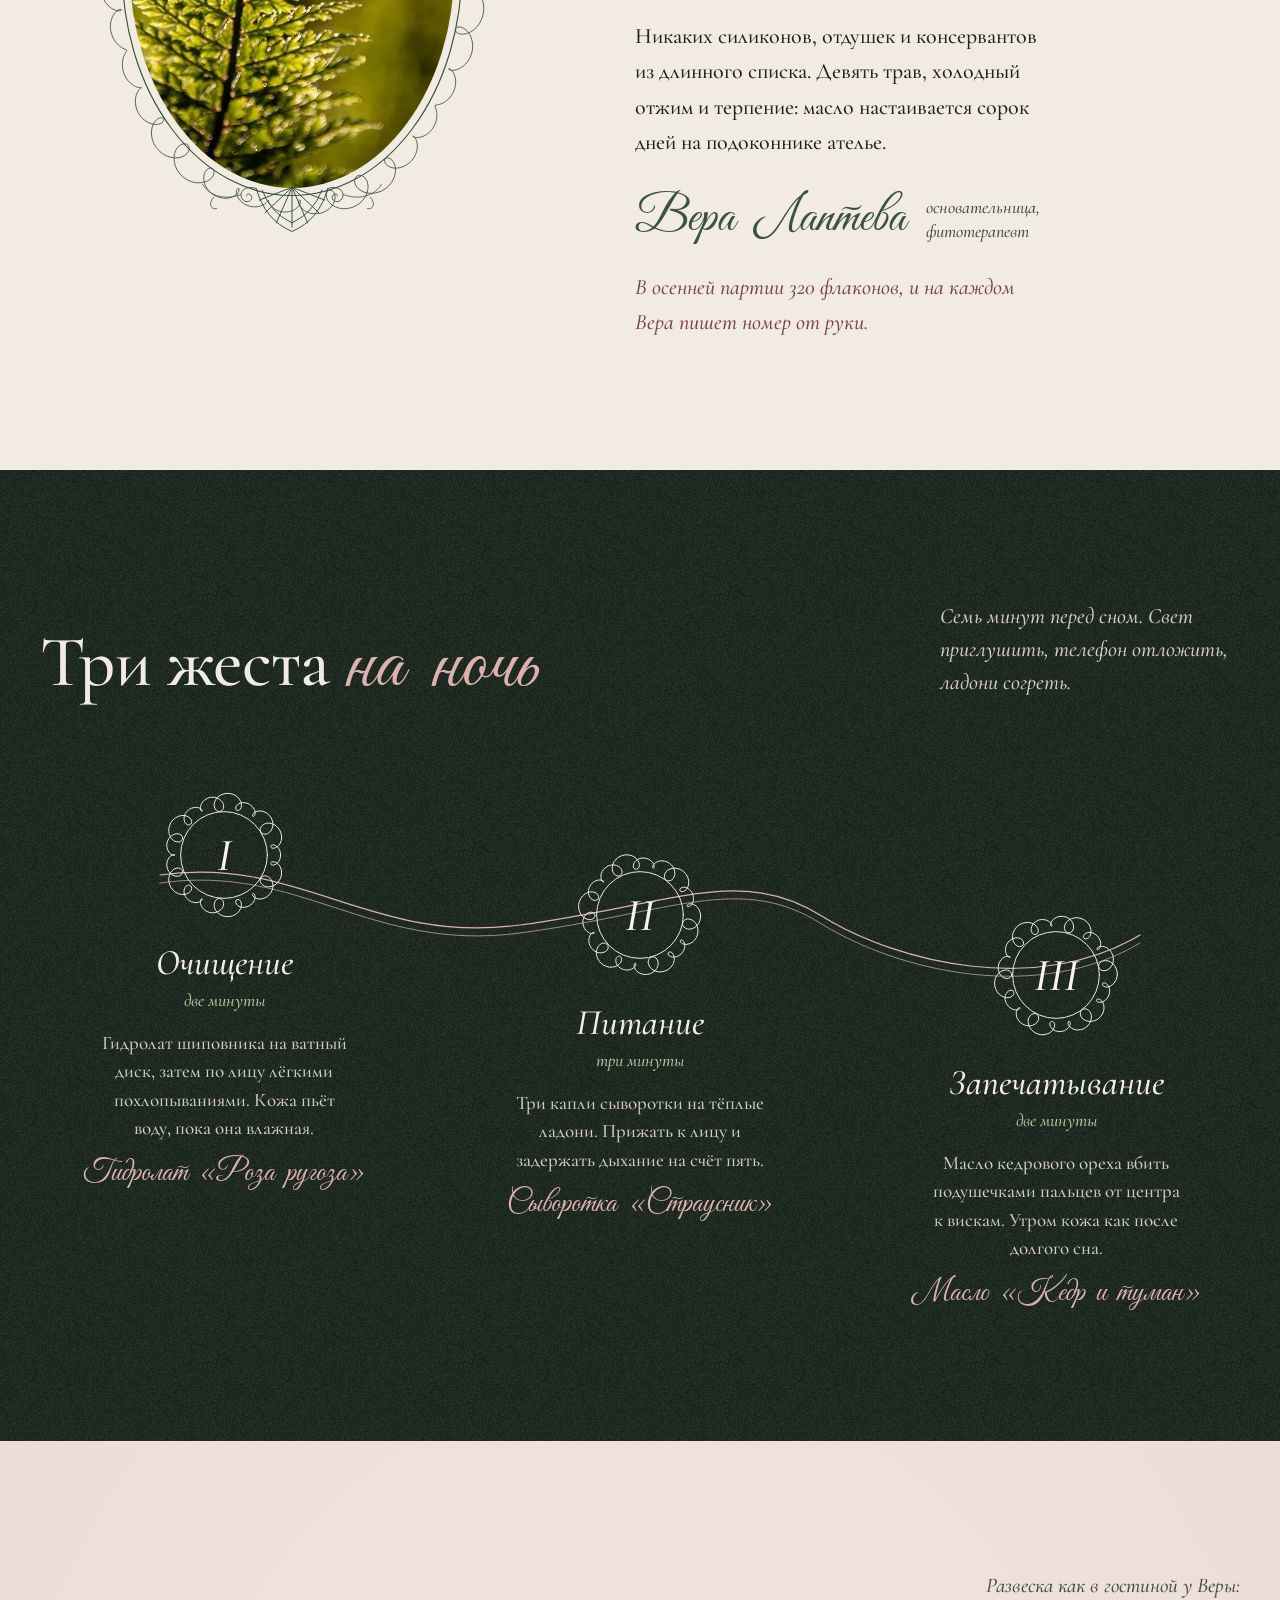
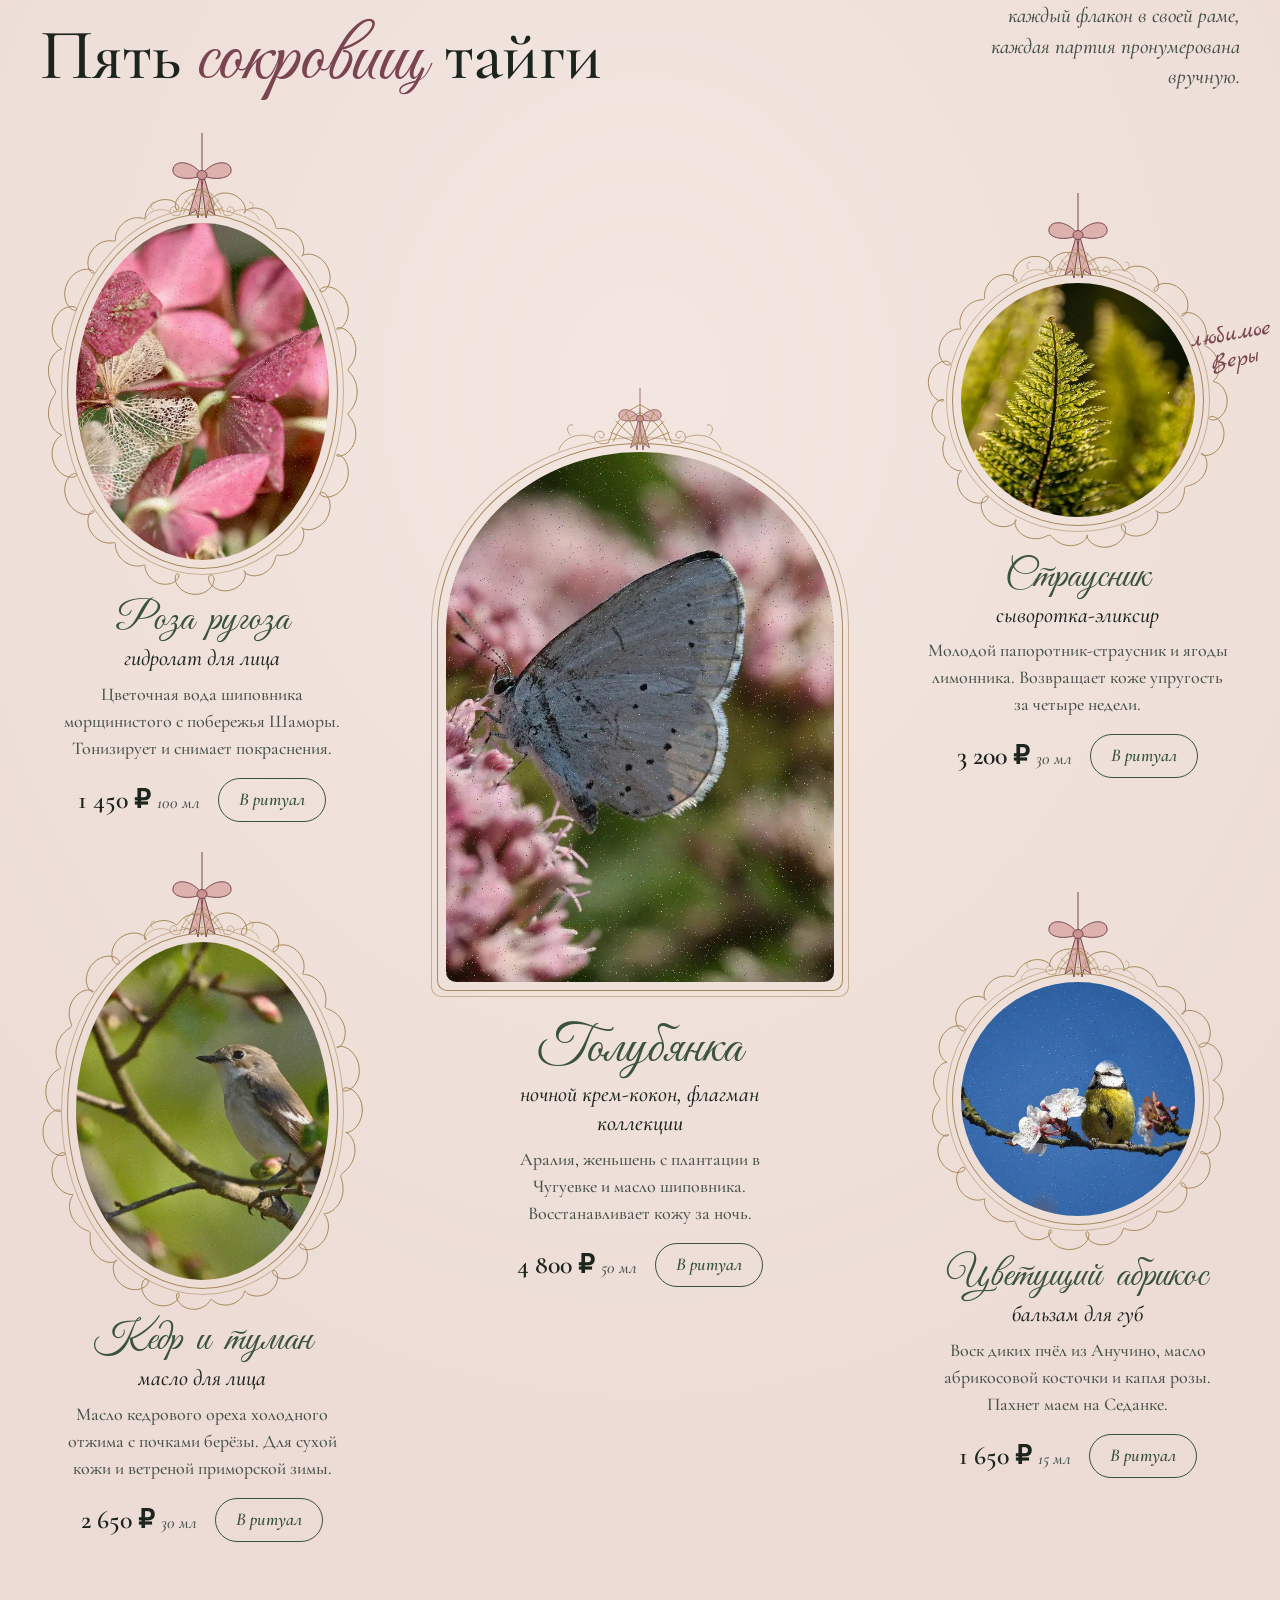
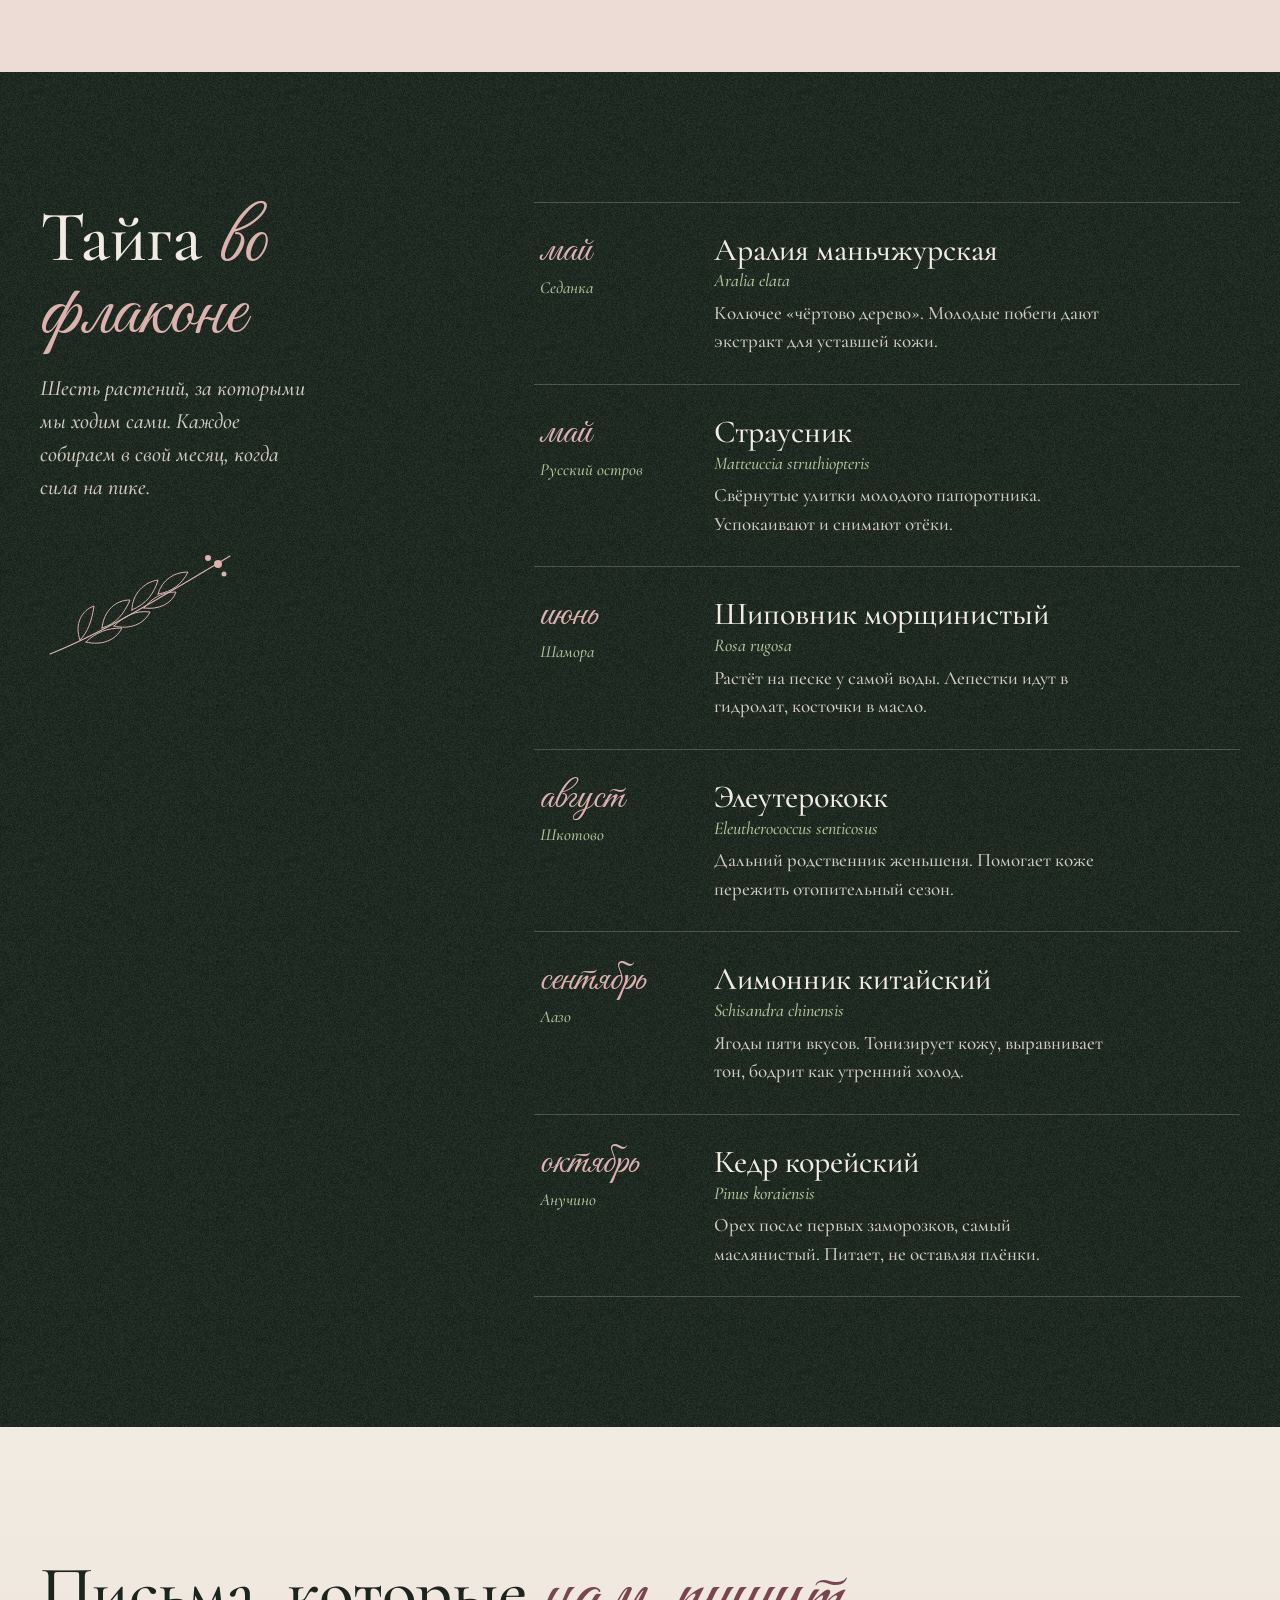
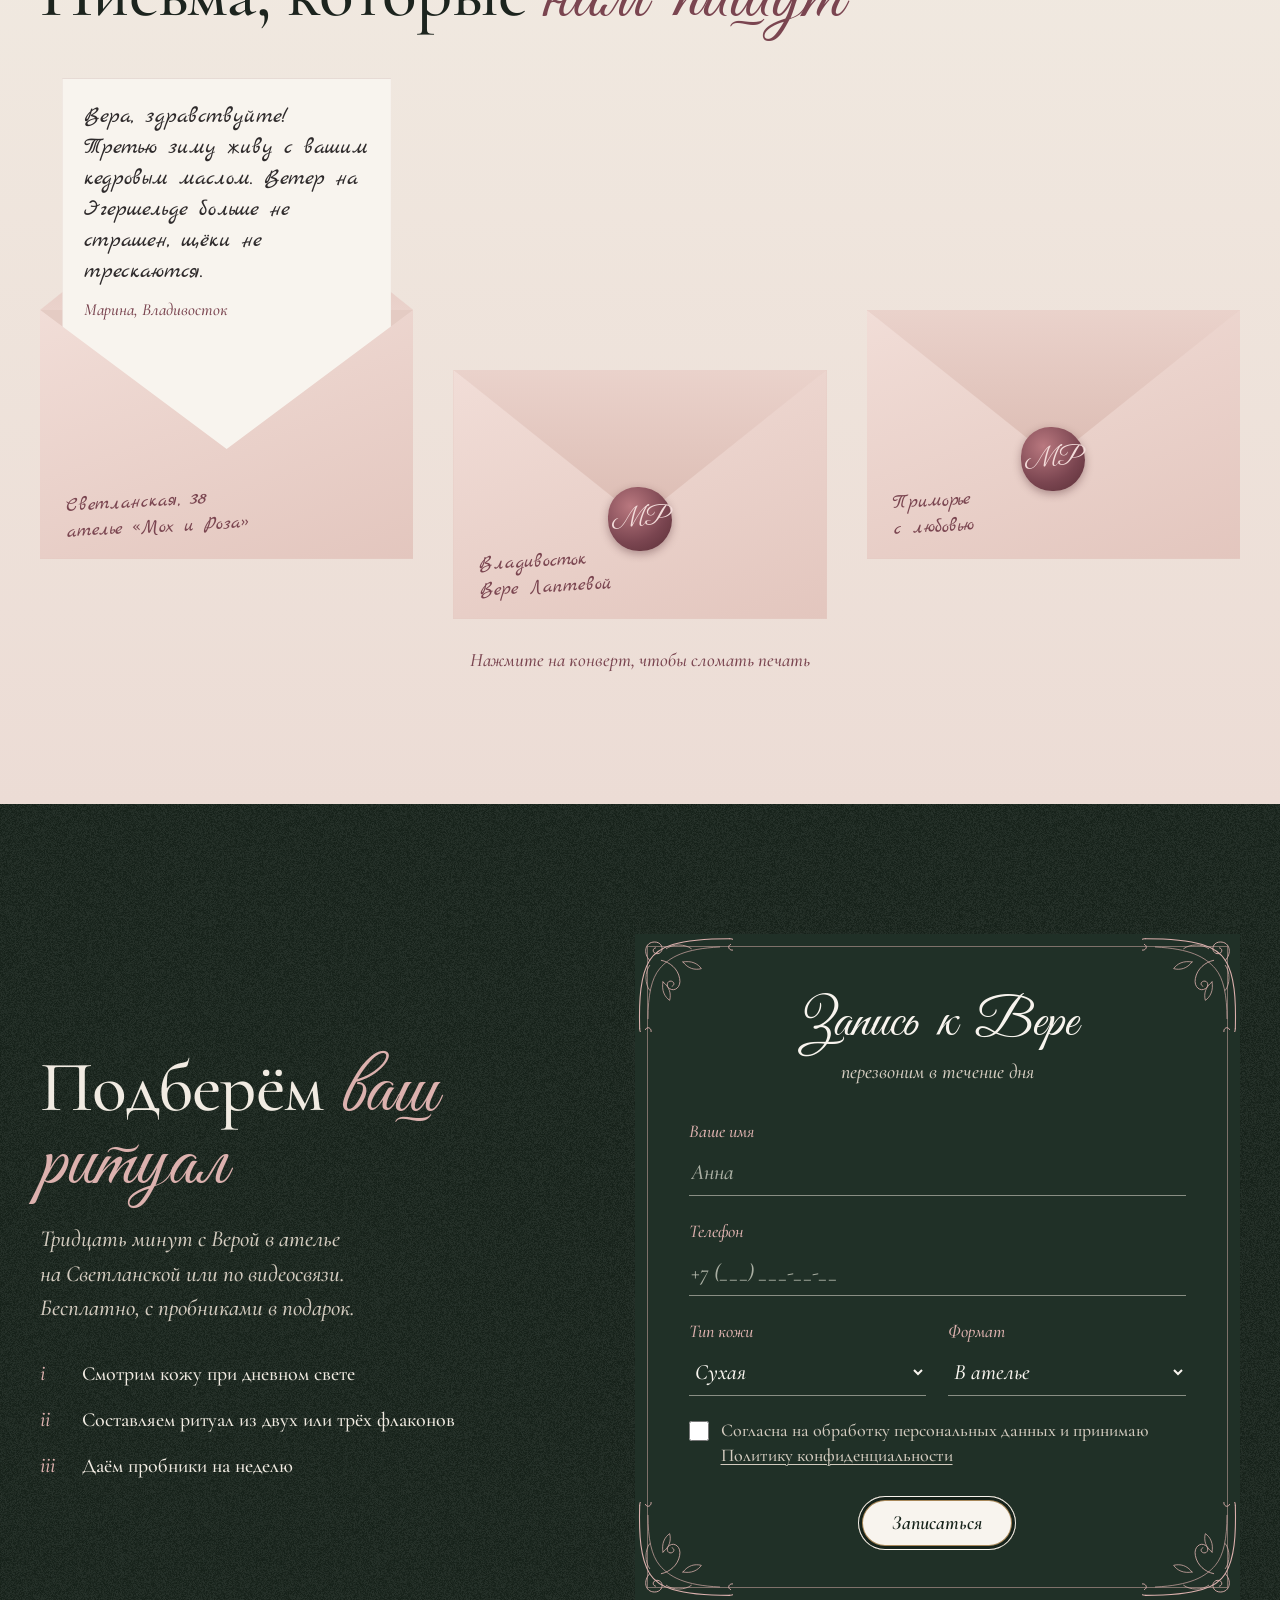
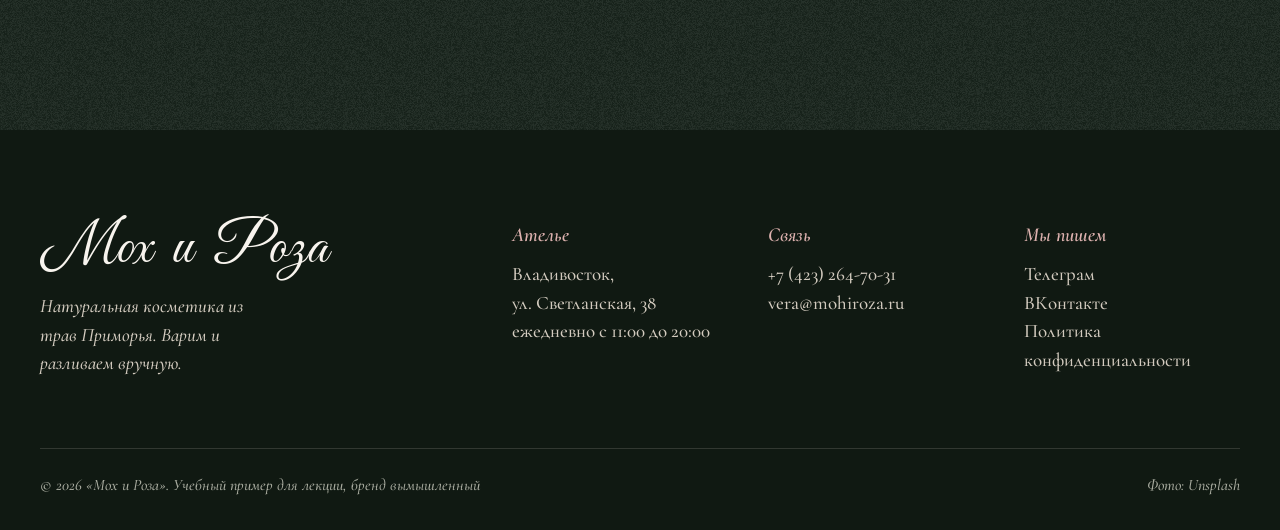
<file: sites/04-new-rococo/index.html>
<!doctype html>
<html lang="ru">
<head>
<meta charset="utf-8">
<meta name="viewport" content="width=device-width, initial-scale=1">
<title>Мох и Роза, косметика из трав Приморья</title>
<meta name="description" content="Натуральная косметика из трав уссурийской тайги. Сыворотки, масла и гидролаты ручной работы. Владивосток, Светланская, 38.">
<link rel="stylesheet" href="../../assets/fonts/fonts.css">
<!-- impeccable-disable cream-palette: жемчужный и пудровый фон это и есть палитра New Rococo, выбрана осознанно вместе с мшистым -->
<style>
:root{
  --moss:#17231b;
  --moss2:#203027;
  --moss3:#3a5340;
  --lichen:#b3c29a;
  --pearl:#f1ebe2;
  --pearl2:#f8f4ee;
  --powder:#ecdcd5;      /* пудровый шёлк витрины */
  --rose:#dcb1ae;
  --wine:#7a4550;
  --gilt:#a8885a;        /* старое золото рам */
  --ink:#1c241e;
  --soft:#46504a;        /* вторичный текст на светлом */
  --softd:#d3cbbf;       /* вторичный текст на тёмном */
}
*{box-sizing:border-box;margin:0;padding:0}
html{-webkit-text-size-adjust:100%;overflow-x:clip;scroll-behavior:smooth}
@media (prefers-reduced-motion:reduce){html{scroll-behavior:auto}}
body{font-family:'Cormorant Garamond',Georgia,serif;font-weight:500;font-size:20px;line-height:1.55;color:var(--ink);background:var(--pearl);overflow-x:clip}
::selection{background:var(--rose);color:var(--moss)}
img{display:block;max-width:100%;height:auto}
a{color:inherit;text-underline-offset:.18em;text-decoration-thickness:1px}
button{font:inherit;color:inherit;background:none;border:0;cursor:pointer}
:focus-visible{outline:2px solid var(--gilt);outline-offset:4px}
.wrap{max-width:1300px;margin:0 auto;padding:0 40px}
.vibes{font-family:'Great Vibes',cursive;font-weight:400;letter-spacing:0;word-spacing:.18em}
.dark{background:linear-gradient(rgba(23,35,27,.55),rgba(23,35,27,.55)),url(../../assets/grain.png) var(--moss);color:var(--pearl)}
.sprite{position:absolute;width:0;height:0;overflow:hidden}
svg.orn{overflow:visible}
svg .s{fill:none;stroke:currentColor;stroke-linecap:round;stroke-linejoin:round}

/* ---------- шапка ---------- */
header.top{position:absolute;top:0;left:0;right:0;z-index:20;color:var(--pearl)}
header .wrap{display:flex;align-items:center;justify-content:space-between;padding-top:22px;gap:20px}
.mini-logo{font-family:'Great Vibes';word-spacing:.2em;font-size:36px;text-decoration:none;line-height:1}
nav.nav{display:flex;gap:30px}
nav.nav a{text-decoration:none;font-size:18px;font-style:italic;padding:6px 0}
nav.nav a:hover{text-decoration:underline}
.bag{font-style:italic;font-size:18px;display:flex;align-items:center;gap:10px;text-decoration:none;min-height:44px}
.bag b{display:inline-grid;place-items:center;min-width:30px;height:30px;border-radius:50%;border:1px solid var(--rose);font-weight:600;font-style:normal;font-size:16px}

/* ---------- кнопки ---------- */
.btn{display:inline-flex;align-items:center;justify-content:center;min-height:54px;padding:0 34px;border-radius:999px;background:var(--pearl2);color:var(--moss);font-weight:600;font-size:20px;font-style:italic;text-decoration:none;box-shadow:inset 0 0 0 1px var(--pearl2),inset 0 0 0 4px var(--moss),inset 0 0 0 5px var(--gilt);transition:background-color .3s,transform .3s cubic-bezier(.2,.8,.2,1)}
.btn:hover{background:#fff;transform:translateY(-2px)}
.btn.rose{background:var(--rose);box-shadow:inset 0 0 0 1px var(--rose),inset 0 0 0 4px var(--moss2),inset 0 0 0 5px var(--rose)}
.btn.rose:hover{background:#e8c4c1}
.link{font-style:italic;font-size:20px;padding:10px 0}

/* ---------- hero ---------- */
.hero{position:relative;color:var(--pearl);padding:130px 0 90px;overflow:hidden;background:radial-gradient(60% 70% at 78% 40%,rgba(90,116,82,.38),transparent 70%),radial-gradient(40% 50% at 10% 90%,rgba(122,69,80,.28),transparent 70%),linear-gradient(rgba(23,35,27,.55),rgba(23,35,27,.55)),url(../../assets/grain.png) var(--moss)}
.hero-grid{display:grid;grid-template-columns:1.1fr .9fr;gap:40px;align-items:center}
.hero h1{font-family:'Great Vibes';word-spacing:.1em;font-weight:400;font-size:clamp(96px,11.5vw,176px);line-height:.95;color:var(--pearl2);margin-left:-8px}
.hero h1 .amp{display:inline-block;color:var(--rose);font-size:.62em;margin:0 .08em;transform:translateY(-.08em)}
.hero h1 .l2{display:block;padding-left:1.6em}
.hero .lead{font-size:clamp(22px,1.9vw,27px);font-style:italic;font-weight:500;line-height:1.45;max-width:28ch;margin-top:30px;color:#e6dfd4}
.hero .ctas{display:flex;gap:30px;flex-wrap:wrap;margin-top:38px;align-items:center}
.mirror-big{position:relative;width:100%;max-width:500px;justify-self:center;color:var(--pearl2)}
.mirror-big svg{width:100%;height:auto;display:block}
.ribbon-t{font-family:'Great Vibes';word-spacing:6px;font-size:30px;fill:var(--moss)}

/* лента-разделитель с латынью трав */
.swag{color:var(--pearl);display:block;background:linear-gradient(var(--moss) 50%,var(--pearl) 50%);line-height:0}
.swag svg{display:block;width:100%;height:auto;min-height:90px}
.swag text{font-family:'Cormorant Garamond';font-style:italic;font-weight:600;font-size:21px;fill:var(--moss);letter-spacing:.04em}

/* ---------- общие секции ---------- */
.sec{padding:130px 0}
.h2{font-family:'Cormorant Garamond';font-weight:500;font-size:clamp(46px,5.6vw,84px);line-height:1;letter-spacing:-.01em}
.h2 .vibes{font-size:1.12em;color:var(--wine);line-height:.8}
.dark .h2 .vibes{color:var(--rose)}

/* философия */
.philo{display:grid;grid-template-columns:5fr 6fr;gap:90px;align-items:center}
.cameo{position:relative;max-width:420px;margin:0 auto;width:100%;color:var(--moss3)}
.cameo svg{width:100%;height:auto;display:block}
.philo-text p{font-size:22px;line-height:1.6;margin-top:26px;max-width:38ch}
.philo-text p.first::first-letter{font-family:'Great Vibes';float:left;font-size:104px;line-height:.8;margin:10px 14px 0 -4px;color:var(--wine)}
.sign{margin-top:34px;display:flex;align-items:center;gap:20px}
.sign .vibes{font-size:50px;color:var(--moss3);line-height:1}
.sign small{font-style:italic;font-size:18px;color:var(--soft);line-height:1.35}
.batch{margin-top:30px;font-style:italic;font-size:19px;color:var(--wine);max-width:36ch;line-height:1.5}

/* ритуал */
.ritual-head{display:flex;justify-content:space-between;align-items:end;gap:40px;flex-wrap:wrap}
.ritual-head p{max-width:30ch;font-style:italic;font-size:22px;color:var(--softd);line-height:1.5}
.steps{position:relative;display:grid;grid-template-columns:repeat(3,1fr);gap:48px;margin-top:90px}
.steps .thread{position:absolute;left:0;right:0;top:56px;width:100%;height:120px;color:var(--rose);pointer-events:none}
.step{position:relative;text-align:center;padding:0 10px}
.step:nth-child(3){margin-top:60px}
.step:nth-child(4){margin-top:120px}
.medal{width:132px;height:132px;margin:0 auto;position:relative;display:grid;place-items:center;color:var(--pearl2)}
.medal svg{position:absolute;inset:0;width:100%;height:100%}
.medal b{font-style:italic;font-weight:500;font-size:46px;line-height:1;position:relative}
.step h3{font-weight:500;font-style:italic;font-size:36px;margin-top:22px;line-height:1.1}
.step .time{font-style:italic;font-size:18px;color:var(--lichen);margin-top:4px}
.step p{font-size:19px;color:var(--softd);margin:14px auto 0;max-width:28ch;line-height:1.5}
.step .prod{font-family:'Great Vibes';word-spacing:.18em;font-size:30px;color:var(--rose);margin-top:12px;line-height:1.2}

/* ---------- витрина: развеска рам на шёлке ---------- */
.salon{background:radial-gradient(70% 60% at 50% 30%,#f3e6e0,var(--powder))}
.shop-head{display:grid;grid-template-columns:1fr auto;gap:30px;align-items:end;margin-bottom:40px}
.shop-head p{font-style:italic;font-size:21px;max-width:32ch;color:var(--soft);text-align:right;line-height:1.45}
.wall{display:grid;grid-template-columns:1fr 1.3fr 1fr;gap:20px 64px;align-items:start}
.item{text-align:center;position:relative}
.it1{grid-column:1;grid-row:1}
.it5{grid-column:2;grid-row:1/3;align-self:center}
.it2{grid-column:3;grid-row:1;margin-top:60px}
.it3{grid-column:1;grid-row:2;margin-top:10px}
.it4{grid-column:3;grid-row:2;margin-top:50px}
.hang{display:block;width:70px;height:96px;margin:0 auto -6px;color:var(--wine)}
.it5 .hang{height:70px}
.frame{position:relative;margin:0 auto;color:var(--gilt)}
.frame .pic{position:relative;overflow:hidden;border-radius:inherit;background:#d9c3bb}
.frame .pic img{width:100%;height:100%;object-fit:cover;transition:transform 1.2s cubic-bezier(.2,.7,.2,1)}
.item:hover .pic img{transform:scale(1.05)}
.frame::before,.frame::after{content:"";position:absolute;border-radius:inherit;pointer-events:none}
.frame::before{inset:-9px;border:1.5px solid currentColor}
.frame::after{inset:-15px;border:1px solid currentColor;opacity:.55}
.frame.oval{width:78%;border-radius:50%}
.frame.oval .pic{aspect-ratio:3/4}
.frame.circle{width:72%;border-radius:50%}
.frame.circle .pic{aspect-ratio:1}
.frame.arch{width:92%;border-radius:50% 50% 10px 10px/34% 34% 10px 10px}
.frame.arch .pic{aspect-ratio:3/4.1}
.frame .lace{position:absolute;inset:-34px;width:calc(100% + 68px);height:calc(100% + 68px);pointer-events:none}
.frame .crest{position:absolute;left:50%;top:-44px;width:120px;height:44px;margin-left:-60px;color:var(--gilt)}
.it5 .frame .crest{width:170px;height:62px;margin-left:-85px;top:-60px}
.label{margin:40px auto 0;max-width:30ch}
.label .vibes{display:block;font-size:40px;line-height:1;color:var(--moss3)}
.it5 .label .vibes{font-size:54px}
.label h3{font-weight:500;font-style:italic;font-size:22px;line-height:1.3;margin-top:4px}
.label p{font-size:18px;line-height:1.5;color:var(--soft);margin-top:8px}
.label .buy{display:flex;align-items:center;justify-content:center;gap:18px;margin-top:16px}
.price{font-weight:600;font-size:26px;line-height:1.3}
.price small{font-weight:500;font-style:italic;font-size:17px;color:var(--soft);margin-left:6px}
.add{min-height:44px;font-style:italic;font-weight:600;font-size:18px;padding:0 20px;border-radius:999px;border:1px solid var(--moss3);color:var(--moss3);transition:background-color .3s,color .3s}
.add:hover{background:var(--moss3);color:var(--pearl2)}
.add[aria-pressed="true"]{background:var(--wine);border-color:var(--wine);color:#fff}
.fav{position:absolute;right:-34px;top:22%;font-family:'Marck Script';font-size:24px;color:var(--wine);transform:rotate(-10deg);line-height:1.1}

/* ---------- календарь сбора ---------- */
.taiga{display:grid;grid-template-columns:4fr 7fr;gap:90px;align-items:start}
.taiga-left{position:sticky;top:110px}
.taiga-left p{font-style:italic;font-size:22px;color:var(--softd);margin-top:26px;max-width:28ch;line-height:1.5}
.sprig{display:block;width:200px;height:auto;margin-top:40px;color:var(--rose)}
.cal{list-style:none;border-top:1px solid rgba(241,235,226,.22)}
.cal li{display:grid;grid-template-columns:150px 1fr;gap:24px;align-items:baseline;padding:28px 6px;border-bottom:1px solid rgba(241,235,226,.22)}
.cal .mo{font-family:'Great Vibes';font-size:40px;line-height:1;color:var(--rose)}
.cal .mo small{display:block;font-family:'Cormorant Garamond';font-style:italic;font-size:17px;color:var(--lichen);margin-top:6px;line-height:1.3}
.cal h3{font-weight:500;font-size:32px;line-height:1.15}
.cal h3 i{display:block;font-size:18px;color:var(--lichen);font-weight:500;margin-top:2px}
.cal p{font-size:19px;color:var(--softd);margin-top:8px;max-width:44ch;line-height:1.5}

/* ---------- письма ---------- */
.letters-sec{background:linear-gradient(180deg,var(--pearl) 0%,var(--powder) 100%)}
.letters{display:grid;grid-template-columns:repeat(3,1fr);gap:40px;align-items:start;margin-top:50px}
.env-wrap{position:relative;padding-top:230px}
.env-wrap:nth-child(2){margin-top:60px}
.env{position:relative;aspect-ratio:1.5;cursor:pointer;perspective:900px}
.env::before{content:"";position:absolute;inset:8% 4% -6%;background:rgba(80,40,46,.16);border-radius:50%;z-index:-1;transform:translateY(12px) scaleY(.4)}
.env .back{position:absolute;inset:0;background:#e4cbc3}
.letter{position:absolute;left:6%;right:6%;top:6%;height:150%;background:var(--pearl2);z-index:1;padding:22px;transform:translateY(-66%);clip-path:inset(0 0 0 0);transition:transform 1s cubic-bezier(.3,.7,.2,1) .25s,clip-path 1s .25s;box-shadow:0 0 0 1px rgba(122,69,80,.18)}
.letter p{font-family:'Marck Script';font-size:23px;line-height:1.35;color:#2e2a2b}
.letter .from{font-style:italic;font-size:17px;color:var(--wine);margin-top:10px}
.pocket{position:absolute;inset:0;z-index:2;background:linear-gradient(160deg,#f1ddd7,#e3c6be);clip-path:polygon(0 0,50% 56%,100% 0,100% 100%,0 100%)}
.addr{position:absolute;left:7%;bottom:7%;z-index:3;font-family:'Marck Script';color:var(--wine);font-size:20px;line-height:1.3;transform:rotate(-3deg)}
.flap{position:absolute;left:0;right:0;top:0;height:60%;z-index:0;transform-origin:top;transform:rotateX(180deg);transition:transform .6s cubic-bezier(.5,0,.2,1),z-index 0s .3s}
.flap::before{content:"";position:absolute;inset:0;background:linear-gradient(#ead2cb,#dcbcb3);clip-path:polygon(0 0,100% 0,50% 100%)}
.seal{position:absolute;left:50%;top:60%;width:64px;height:64px;margin:-32px 0 0 -32px;z-index:4;border-radius:47% 53% 50% 50%;background:radial-gradient(circle at 35% 30%,#b9787f,#7a4550 60%,#5a2f37);display:grid;place-items:center;color:#f3dcda;font-family:'Great Vibes';font-size:25px;word-spacing:-.05em;box-shadow:0 3px 8px rgba(60,20,30,.35);transition:opacity .4s,transform .5s}
.js .env.closed .flap{transform:rotateX(0);z-index:3;transition:transform .6s cubic-bezier(.5,0,.2,1)}
.js .env.closed .letter{transform:translateY(0);clip-path:inset(0 0 42% 0);transition:transform .6s,clip-path .6s}
.env:not(.closed) .seal{opacity:0;transform:scale(.6) rotate(-20deg)}
.env-hint{text-align:center;font-style:italic;font-size:19px;color:var(--wine);margin-top:26px}

/* ---------- консультация ---------- */
.consult{display:grid;grid-template-columns:5fr 6fr;gap:90px;align-items:center}
.consult p.lead2{font-style:italic;font-size:23px;color:var(--softd);margin-top:26px;max-width:32ch;line-height:1.5}
.consult ol{list-style:none;margin-top:30px;display:grid;gap:12px;font-size:20px;counter-reset:r}
.consult ol li{display:flex;gap:16px;align-items:baseline;counter-increment:r}
.consult ol li::before{content:counter(r,lower-roman);font-style:italic;color:var(--rose);font-size:22px;min-width:26px}
.fbox{position:relative;padding:60px 54px 50px;background:var(--moss2);isolation:isolate}
.fbox::before{content:"";position:absolute;inset:12px;border:1px solid rgba(220,177,174,.5);pointer-events:none}
.corner{position:absolute;width:100px;height:100px;color:var(--rose);pointer-events:none}
.corner svg{width:100%;height:100%}
.corner.tl{top:-2px;left:-2px}.corner.tr{top:-2px;right:-2px;transform:scaleX(-1)}
.corner.bl{bottom:-2px;left:-2px;transform:scaleY(-1)}.corner.br{bottom:-2px;right:-2px;transform:scale(-1,-1)}
.fbox h3{font-family:'Great Vibes';word-spacing:.18em;font-weight:400;font-size:54px;line-height:1.1;color:var(--pearl2);text-align:center}
.fbox .sub{text-align:center;font-style:italic;color:var(--softd);margin-top:4px}
form.f{display:grid;gap:22px;margin-top:30px}
.f label.fl{display:grid;gap:2px;font-style:italic;font-size:18px;color:var(--rose)}
.f input[type=text],.f input[type=tel],.f select{font:italic 500 22px 'Cormorant Garamond';color:var(--pearl2);background:transparent;border:0;border-bottom:1px solid rgba(241,235,226,.5);padding:8px 2px;width:100%;border-radius:0;min-height:48px}
.f select option{color:var(--ink);background:var(--pearl2)}
.f input::placeholder{color:#a9aea2}
.f input:focus,.f select:focus{outline:none;border-bottom-color:var(--rose);box-shadow:0 1px 0 var(--rose)}
.f .two{display:grid;grid-template-columns:1fr 1fr;gap:22px}
.f .agree{display:flex;gap:12px;align-items:flex-start;font-size:18px;line-height:1.4;color:var(--softd)}
.f .agree input{width:20px;height:20px;accent-color:var(--rose);flex:none;margin-top:3px}
.f .btn{justify-self:center;margin-top:6px}
.thanks{display:none;text-align:center;padding:30px 0 10px}
.thanks .vibes{font-size:72px;color:var(--pearl2);line-height:1.1}
.thanks p{font-style:italic;color:var(--softd);margin-top:10px}
.f.done>*:not(.thanks){display:none}
.f.done .thanks{display:block}

footer{background:#101912;color:#d3cbbf;padding:90px 0 32px}
.fgrid{display:grid;grid-template-columns:2fr 1fr 1fr 1fr;gap:40px;font-size:19px;line-height:1.5}
.fgrid h4{font-style:italic;font-weight:600;font-size:20px;color:var(--rose);margin-bottom:10px}
.fgrid a{text-decoration:none}
.fgrid a:hover{color:var(--pearl2);text-decoration:underline}
.fgrid .vibes{font-size:58px;color:var(--pearl2);line-height:1}
.ftail{display:flex;justify-content:space-between;gap:20px;flex-wrap:wrap;margin-top:70px;padding-top:24px;border-top:1px solid rgba(241,235,226,.15);font-size:16px;font-style:italic;color:#a8ab9f}

/* ---------- о стиле ---------- */
.about-btn{position:fixed;right:18px;bottom:18px;z-index:100;min-height:46px;padding:0 22px;border-radius:999px;background:var(--pearl2);color:var(--moss);font-style:italic;font-weight:600;font-size:18px;box-shadow:inset 0 0 0 1px var(--gilt),0 10px 30px rgba(0,0,0,.28)}
.about{position:fixed;right:18px;bottom:76px;z-index:101;width:min(440px,calc(100vw - 32px));max-height:calc(100vh - 110px);overflow:auto;background:var(--pearl2);color:var(--ink);padding:36px 34px 30px;display:none;box-shadow:0 30px 80px rgba(0,0,0,.4)}
.about::before{content:"";position:absolute;inset:8px;border:1px solid var(--gilt);pointer-events:none}
.about.open{display:block}
.about h2{font-family:'Great Vibes';word-spacing:.18em;font-weight:400;font-size:50px;color:var(--moss3);line-height:1.1}
.about h3{font-style:italic;font-weight:600;font-size:20px;color:var(--wine);margin:16px 0 4px}
.about ul{font-size:18px;line-height:1.4;display:grid;gap:4px;padding-left:20px}
.about li::marker{color:var(--gilt)}
.about p{font-size:18px;line-height:1.45}
.about .no{margin-top:16px;padding:12px 14px;background:var(--powder)}
.about a{color:var(--wine)}
.about .x{position:absolute;top:14px;right:16px;width:44px;height:44px;font-size:28px;color:var(--moss3);line-height:1}


/* ---------- адаптив ---------- */
@media (max-width:1100px){
  .hero-grid,.philo,.taiga,.consult{grid-template-columns:1fr;gap:56px}
  .taiga-left{position:static}
  nav.nav{display:none}
  .wall{grid-template-columns:1fr 1fr;gap:40px 50px}
  .it5{grid-column:1/-1;grid-row:1;max-width:480px;justify-self:center}
  .it1,.it2,.it3,.it4{grid-row:auto;grid-column:auto;margin-top:0}
  .it2,.it4{margin-top:70px}
}
@media (max-width:700px){
  body{font-size:19px}
  .wrap{padding:0 20px}
  .mini-logo{font-size:32px}
  .hero{padding:100px 0 60px}
  .hero h1{font-size:86px}
  .hero h1 .l2{padding-left:1em}
  .hero .lead{font-size:21px}
  .btn{padding:0 26px;font-size:19px}
  .mirror-big{max-width:330px}
  .sec{padding:90px 0}
  .h2{font-size:48px}
  .philo-text p{font-size:20px}
  .steps{grid-template-columns:1fr;gap:60px;margin-top:60px}
  .steps .thread{display:none}
  .step:nth-child(n){margin-top:0}
  .shop-head{grid-template-columns:1fr;margin-bottom:20px}
  .shop-head p{text-align:left}
  .wall{grid-template-columns:1fr;gap:56px}
  .it1,.it2,.it3,.it4,.it5{grid-column:1;margin-top:0}
  .fav{display:none}
  .cal li{grid-template-columns:1fr;gap:6px;padding:24px 4px}
  .cal .mo{font-size:34px}
  .cal .mo small{display:inline;margin-left:10px}
  .cal h3{font-size:28px}
  .letters{grid-template-columns:1fr;gap:20px}
  .env-wrap:nth-child(n){margin-top:0}
  .env-wrap{padding-top:200px}
  .letter p{font-size:21px}
  .fbox{padding:48px 24px 36px}
  .fbox h3{font-size:46px}
  .f .two{grid-template-columns:1fr}
  .fgrid{grid-template-columns:1fr 1fr}
  .fgrid>div:first-child{grid-column:1/-1}
  .bag span{display:none}
}
@media (prefers-reduced-motion:reduce){
  *,*::before,*::after{animation:none!important;transition-duration:.01ms!important}
}
</style>
</head>
<body>

<!-- Спрайт: раковина-рокайль, бант и уголок нарисованы вручную кривыми Безье -->
<svg class="sprite" aria-hidden="true">
  <symbol id="crest" viewBox="126 6 268 74">
    <path class="s" stroke-width="1.4" d="M210 74Q222 30 260 14 298 30 310 74M218 72Q230 40 260 26 290 40 302 72M260 76V20M260 76 238 26M260 76 282 26M260 76 222 40M260 76 298 40M260 76 214 58M260 76 306 58"/>
    <path class="s" stroke-width="1.3" d="M210 74c-14 6-26-4-20-14 5-8 16-3 13 4-2 4-7 3-7 0M310 74c14 6 26-4 20-14-5-8-16-3-13 4 2 4 7 3 7 0"/>
    <path class="s" stroke-width="1.1" d="M188 66c-24-10-50 0-56 20M332 66c24-10 50 0 56 20M150 62c-8-8-4-18 4-16M370 62c8-8 4-18-4-16"/>
  </symbol>
  <symbol id="bow" viewBox="0 0 70 96">
    <path d="M35 0V40" stroke="currentColor" stroke-width="1"/>
    <path d="M35 42C26 28 8 26 6 36 4 46 24 48 35 42ZM35 42C44 28 62 26 64 36 66 46 46 48 35 42Z" fill="#dcb1ae" stroke="currentColor" stroke-width="1"/>
    <path d="M33 44 22 82 29 77 31 85 36 46ZM37 44 48 82 41 77 39 85 34 46Z" fill="#dcb1ae" stroke="currentColor" stroke-width="1" stroke-linejoin="round"/>
    <ellipse cx="35" cy="42" rx="5" ry="4.5" fill="#c9938f" stroke="currentColor" stroke-width="1"/>
  </symbol>
  <symbol id="corner" viewBox="0 0 120 120">
    <path class="s" stroke-width="1.3" d="M8 116C7 80 9 52 20 34 30 18 52 8 116 8"/>
    <path class="s" stroke-width=".8" d="M18 104C18 76 22 56 32 44 44 30 62 20 104 18"/>
    <path class="s" stroke-width="1.2" d="M116 8c9 0 13 9 6 13-6 3-10-4-5-6M8 116c0 9 9 13 13 6 3-6-4-10-6-5"/>
    <path class="s" stroke-width="1.1" d="M20 34C12 26 14 12 26 12c10 0 12 12 4 14-6 1-8-6-3-7"/>
    <path class="s" stroke-width="1" d="M34 34c10 2 20 10 22 22 2 10-6 16-12 12-5-3-3-10 2-9 4 1 4 5 1 6"/>
    <path class="s" stroke-width=".9" d="M40 20c8-6 22-6 30 0M20 40c-6 8-6 22 0 30M60 36c10-2 18 2 22 8-8 2-16 0-22-8zM36 60c-2 10 2 18 8 22 2-8 0-16-8-22z"/>
  </symbol>
</svg>

<header class="top">
  <div class="wrap">
    <a class="mini-logo" href="#">Мох и Роза</a>
    <nav class="nav" aria-label="Разделы"><a href="#philo">Философия</a><a href="#ritual">Ритуал</a><a href="#shop">Витрина</a><a href="#taiga">Календарь трав</a><a href="#letters">Письма</a></nav>
    <a class="bag" href="#shop"><span>Ваш ритуал</span><b id="bagN" aria-label="Флаконов в ритуале">0</b></a>
  </div>
</header>

<!-- ============ HERO ============ -->
<section class="hero" id="top">
  <div class="wrap hero-grid">
    <div>
      <h1 aria-label="Мох и Роза"><span>Мох <span class="amp">и</span></span><span class="l2">Роза</span></h1>
      <p class="lead">Сыворотки, масла и гидролаты из трав уссурийской тайги. Собираем вручную, варим маленькими партиями на Седанке с 2018 года.</p>
      <div class="ctas">
        <a class="btn" href="#consult">Подобрать ритуал</a>
        <a class="link" href="#shop">Смотреть витрину</a>
      </div>
    </div>
    <div class="mirror-big">
      <svg class="orn" id="heroMirror" viewBox="0 0 520 740" role="img" aria-label="Девушка с букетом полевых цветов в овальном зеркале с рокайльной рамой">
        <defs><clipPath id="ovHero"><ellipse cx="260" cy="380" rx="186" ry="262"/></clipPath>
          <linearGradient id="ribG" x1="0" x2="1"><stop offset="0" stop-color="#d3a29f"/><stop offset=".5" stop-color="#f1d8d4"/><stop offset="1" stop-color="#d3a29f"/></linearGradient></defs>
        <image clip-path="url(#ovHero)" href="../../assets/photos/woman-flowers.webp" x="70" y="110" width="380" height="560" preserveAspectRatio="xMidYMid slice"/>
        <ellipse class="s d" cx="260" cy="380" rx="194" ry="270" stroke-width="1.4"/>
        <ellipse class="s d" cx="260" cy="380" rx="201" ry="277" stroke-width=".7"/>
        <path class="s d" id="heroLace" stroke-width="1.1" d=""/>
        <use href="#crest" x="126" y="26" width="268" height="74"/>
        <path class="s d" stroke-width="1.1" d="M62 340c-30-10-44 20-30 36 12 14 32 4 26-10-4-9-16-6-14 2M458 340c30-10 44 20 30 36-12 14-32 4-26-10 4-9 16-6 14 2M64 410c-22 6-30 28-18 40M456 410c22 6 30 28 18 40"/>
        <g>
          <path d="M120 646 98 660 120 674 104 690 160 686 160 650Z" fill="#b67f83"/>
          <path d="M400 646 422 660 400 674 416 690 360 686 360 650Z" fill="#b67f83"/>
          <path d="M140 636C200 616 320 616 380 636V676C320 656 200 656 140 676Z" fill="url(#ribG)"/>
          <text class="ribbon-t" x="260" y="662" text-anchor="middle">сварено в Приморье</text>
        </g>
      </svg>
    </div>
  </div>
</section>

<!-- лента с латинскими именами трав: статичный SVG вместо бегущей строки -->
<div class="swag" aria-hidden="true">
  <svg viewBox="0 0 1440 130" preserveAspectRatio="xMidYMid slice">
    <defs><path id="swagP" d="M-40 70C200 18 440 118 720 66S1240 16 1480 70"/></defs>
    <use href="#swagP" fill="none" stroke="#7a4550" stroke-width="50"/>
    <use href="#swagP" fill="none" stroke="#dcb1ae" stroke-width="46"/>
    <use href="#swagP" fill="none" stroke="#7a4550" stroke-width=".8" stroke-dasharray="2 5" transform="translate(0 -17)"/>
    <use href="#swagP" fill="none" stroke="#7a4550" stroke-width=".8" stroke-dasharray="2 5" transform="translate(0 17)"/>
    <text dy="7"><textPath href="#swagP" startOffset="2%">Schisandra chinensis ❦ Rosa rugosa ❦ Pinus koraiensis ❦ Aralia elata ❦ Eleutherococcus senticosus ❦ Matteuccia struthiopteris ❦ Schisandra chinensis ❦ Rosa rugosa</textPath></text>
  </svg>
</div>

<!-- ============ ФИЛОСОФИЯ ============ -->
<section class="sec" id="philo">
  <div class="wrap philo">
    <div class="cameo">
      <svg class="orn" viewBox="0 0 440 580" role="img" aria-label="Молодые листья папоротника в овальной раме">
        <defs><clipPath id="ovFern"><ellipse cx="220" cy="300" rx="170" ry="230"/></clipPath></defs>
        <image clip-path="url(#ovFern)" href="../../assets/photos/fern.webp" x="-60" y="40" width="560" height="560" preserveAspectRatio="xMidYMid slice"/>
        <ellipse class="s" cx="220" cy="300" rx="178" ry="238" stroke-width="1.2"/>
        <path class="s" id="fernLace" stroke-width=".9" d=""/>
        <use href="#crest" x="120" y="18" width="200" height="56"/>
        <g transform="rotate(180 220 300)"><use href="#crest" x="120" y="18" width="200" height="56"/></g>
      </svg>
    </div>
    <div class="philo-text">
      <h2 class="h2">Медленная <span class="vibes">красота</span> из влажного леса</h2>
      <p class="first">Приморская тайга растёт в тумане: здесь лимонник обвивает кедры, а шиповник выходит прямо к морю. Мы берём у неё понемногу и только то, что она отдаёт сама: опавшие лепестки, молодые побеги, орех после первых заморозков.</p>
      <p>Никаких силиконов, отдушек и консервантов из длинного списка. Девять трав, холодный отжим и терпение: масло настаивается сорок дней на подоконнике ателье.</p>
      <div class="sign"><span class="vibes">Вера Лаптева</span><small>основательница,<br>фитотерапевт</small></div>
      <p class="batch">В осенней партии 320 флаконов, и на каждом Вера пишет номер от руки.</p>
    </div>
  </div>
</section>

<!-- ============ РИТУАЛ ============ -->
<section class="dark sec" id="ritual">
  <div class="wrap">
    <div class="ritual-head">
      <h2 class="h2">Три жеста <span class="vibes">на ночь</span></h2>
      <p>Семь минут перед сном. Свет приглушить, телефон отложить, ладони согреть.</p>
    </div>
    <div class="steps">
      <svg class="thread orn" viewBox="0 0 1200 120" preserveAspectRatio="none" aria-hidden="true"><path class="s" stroke-width="1.2" vector-effect="non-scaling-stroke" d="M120 30C260 10 330 100 480 80S700 20 780 70 1000 150 1100 90"/><path class="s" stroke-width=".7" vector-effect="non-scaling-stroke" d="M120 38C260 18 330 108 480 88S700 28 780 78 1000 158 1100 98"/></svg>
      <div class="step">
        <div class="medal"><svg class="orn" viewBox="0 0 140 140" aria-hidden="true"><path class="s medal-lace" stroke-width="1" d=""/><circle class="s" cx="70" cy="70" r="46" stroke-width="1"/></svg><b>I</b></div>
        <h3>Очищение</h3><div class="time">две минуты</div>
        <p>Гидролат шиповника на ватный диск, затем по лицу лёгкими похлопываниями. Кожа пьёт воду, пока она влажная.</p>
        <div class="prod">Гидролат «Роза ругоза»</div>
      </div>
      <div class="step">
        <div class="medal"><svg class="orn" viewBox="0 0 140 140" aria-hidden="true"><path class="s medal-lace" stroke-width="1" d=""/><circle class="s" cx="70" cy="70" r="46" stroke-width="1"/></svg><b>II</b></div>
        <h3>Питание</h3><div class="time">три минуты</div>
        <p>Три капли сыворотки на тёплые ладони. Прижать к лицу и задержать дыхание на счёт пять.</p>
        <div class="prod">Сыворотка «Страусник»</div>
      </div>
      <div class="step">
        <div class="medal"><svg class="orn" viewBox="0 0 140 140" aria-hidden="true"><path class="s medal-lace" stroke-width="1" d=""/><circle class="s" cx="70" cy="70" r="46" stroke-width="1"/></svg><b>III</b></div>
        <h3>Запечатывание</h3><div class="time">две минуты</div>
        <p>Масло кедрового ореха вбить подушечками пальцев от центра к вискам. Утром кожа как после долгого сна.</p>
        <div class="prod">Масло «Кедр и туман»</div>
      </div>
    </div>
  </div>
</section>

<!-- ============ ВИТРИНА ============ -->
<section class="salon sec" id="shop">
  <div class="wrap">
    <div class="shop-head">
      <h2 class="h2">Пять <span class="vibes">сокровищ</span> тайги</h2>
      <p>Развеска как в гостиной у Веры: каждый флакон в своей раме, каждая партия пронумерована вручную.</p>
    </div>
    <div class="wall">
      <article class="item it1">
        <svg class="hang" aria-hidden="true"><use href="#bow"/></svg>
        <div class="frame oval"><svg class="crest orn" aria-hidden="true"><use href="#crest"/></svg><div class="pic"><img src="../../assets/photos/hydrangea-pink.webp" width="1280" height="853" loading="lazy" decoding="async" alt="Розовые лепестки крупным планом"></div></div>
        <div class="label"><span class="vibes">Роза ругоза</span><h3>гидролат для лица</h3><p>Цветочная вода шиповника морщинистого с побережья Шаморы. Тонизирует и снимает покраснения.</p><div class="buy"><span class="price">1 450 ₽<small>100 мл</small></span><button class="add" aria-pressed="false">В ритуал</button></div></div>
      </article>
      <article class="item it2">
        <svg class="hang" aria-hidden="true"><use href="#bow"/></svg>
        <div class="frame circle"><svg class="crest orn" aria-hidden="true"><use href="#crest"/></svg><div class="pic"><img src="../../assets/photos/fern.webp" width="1280" height="850" loading="lazy" decoding="async" alt="Молодой лист папоротника на просвет"></div></div>
        <div class="label"><span class="vibes">Страусник</span><h3>сыворотка-эликсир</h3><p>Молодой папоротник-страусник и ягоды лимонника. Возвращает коже упругость за четыре недели.</p><div class="buy"><span class="price">3 200 ₽<small>30 мл</small></span><button class="add" aria-pressed="false">В ритуал</button></div></div>
        <span class="fav" aria-hidden="true">любимое<br>Веры</span>
      </article>
      <article class="item it3">
        <svg class="hang" aria-hidden="true"><use href="#bow"/></svg>
        <div class="frame oval"><svg class="crest orn" aria-hidden="true"><use href="#crest"/></svg><div class="pic"><img src="../../assets/photos/woman-lake.webp" width="1280" height="854" loading="lazy" decoding="async" alt="Мухоловка на ветке с набухшими почками"></div></div>
        <div class="label"><span class="vibes">Кедр и туман</span><h3>масло для лица</h3><p>Масло кедрового ореха холодного отжима с почками берёзы. Для сухой кожи и ветреной приморской зимы.</p><div class="buy"><span class="price">2 650 ₽<small>30 мл</small></span><button class="add" aria-pressed="false">В ритуал</button></div></div>
      </article>
      <article class="item it4">
        <svg class="hang" aria-hidden="true"><use href="#bow"/></svg>
        <div class="frame circle"><svg class="crest orn" aria-hidden="true"><use href="#crest"/></svg><div class="pic"><img src="../../assets/photos/bluetit.webp" width="1280" height="781" loading="lazy" decoding="async" alt="Лазоревка на цветущей ветке абрикоса"></div></div>
        <div class="label"><span class="vibes">Цветущий абрикос</span><h3>бальзам для губ</h3><p>Воск диких пчёл из Анучино, масло абрикосовой косточки и капля розы. Пахнет маем на Седанке.</p><div class="buy"><span class="price">1 650 ₽<small>15 мл</small></span><button class="add" aria-pressed="false">В ритуал</button></div></div>
      </article>
      <article class="item it5">
        <svg class="hang" aria-hidden="true"><use href="#bow"/></svg>
        <div class="frame arch"><svg class="crest orn" aria-hidden="true"><use href="#crest"/></svg><div class="pic"><img src="../../assets/photos/butterfly.webp" width="1280" height="853" loading="lazy" decoding="async" alt="Бабочка-голубянка на розовых соцветиях"></div></div>
        <div class="label"><span class="vibes">Голубянка</span><h3>ночной крем-кокон, флагман коллекции</h3><p>Аралия, женьшень с плантации в Чугуевке и масло шиповника. Восстанавливает кожу за ночь.</p><div class="buy"><span class="price">4 800 ₽<small>50 мл</small></span><button class="add" aria-pressed="false">В ритуал</button></div></div>
      </article>
    </div>
  </div>
</section>

<!-- ============ КАЛЕНДАРЬ СБОРА ============ -->
<section class="dark sec" id="taiga">
  <div class="wrap taiga">
    <div class="taiga-left">
      <h2 class="h2">Тайга <span class="vibes">во флаконе</span></h2>
      <p>Шесть растений, за которыми мы ходим сами. Каждое собираем в свой месяц, когда сила на пике.</p>
      <svg class="sprig orn" viewBox="0 0 200 120" aria-hidden="true"><path class="s" stroke-width="1.2" d="M10 110C60 90 110 60 190 12"/><path class="s" stroke-width="1" d="M40 96c-6-16 2-30 14-34-2 14-6 26-14 34zM62 84c2-18 14-28 28-28-6 14-14 24-28 28zM92 66c0-16 12-28 26-30-4 14-12 24-26 30zM118 50c4-14 16-22 30-22-6 12-16 20-30 22zM46 98c16 4 30-2 36-14-14 0-26 4-36 14zM74 82c16 4 30-2 36-14-14-2-26 4-36 14zM104 64c14 2 28-4 32-16-14 0-24 6-32 16z"/><circle cx="178" cy="20" r="4" fill="currentColor"/><circle cx="168" cy="14" r="3" fill="currentColor"/><circle cx="184" cy="30" r="2.5" fill="currentColor"/></svg>
    </div>
    <ul class="cal">
      <li><span class="mo">май<small>Седанка</small></span><div><h3>Аралия маньчжурская<i>Aralia elata</i></h3><p>Колючее «чёртово дерево». Молодые побеги дают экстракт для уставшей кожи.</p></div></li>
      <li><span class="mo">май<small>Русский остров</small></span><div><h3>Страусник<i>Matteuccia struthiopteris</i></h3><p>Свёрнутые улитки молодого папоротника. Успокаивают и снимают отёки.</p></div></li>
      <li><span class="mo">июнь<small>Шамора</small></span><div><h3>Шиповник морщинистый<i>Rosa rugosa</i></h3><p>Растёт на песке у самой воды. Лепестки идут в гидролат, косточки в масло.</p></div></li>
      <li><span class="mo">август<small>Шкотово</small></span><div><h3>Элеутерококк<i>Eleutherococcus senticosus</i></h3><p>Дальний родственник женьшеня. Помогает коже пережить отопительный сезон.</p></div></li>
      <li><span class="mo">сентябрь<small>Лазо</small></span><div><h3>Лимонник китайский<i>Schisandra chinensis</i></h3><p>Ягоды пяти вкусов. Тонизирует кожу, выравнивает тон, бодрит как утренний холод.</p></div></li>
      <li><span class="mo">октябрь<small>Анучино</small></span><div><h3>Кедр корейский<i>Pinus koraiensis</i></h3><p>Орех после первых заморозков, самый маслянистый. Питает, не оставляя плёнки.</p></div></li>
    </ul>
  </div>
</section>

<!-- ============ ПИСЬМА ============ -->
<section class="letters-sec sec" id="letters">
  <div class="wrap">
    <h2 class="h2">Письма, которые <span class="vibes">нам пишут</span></h2>
    <div class="letters">
      <div class="env-wrap"><div class="env" tabindex="0" role="button" aria-label="Открыть письмо от Марины">
        <div class="back"></div>
        <div class="letter"><p>Вера, здравствуйте! Третью зиму живу с вашим кедровым маслом. Ветер на Эгершельде больше не страшен, щёки не трескаются.</p><div class="from">Марина, Владивосток</div></div>
        <div class="flap"></div><div class="pocket"></div>
        <div class="addr">Светланская, 38<br>ателье «Мох и Роза»</div>
        <div class="seal" aria-hidden="true">МР</div>
      </div></div>
      <div class="env-wrap"><div class="env" tabindex="0" role="button" aria-label="Открыть письмо от Анастасии">
        <div class="back"></div>
        <div class="letter"><p>Заказала «Голубянку» маме на юбилей. Она спрятала крем от всех и пользуется им по праздникам. Пришлите, пожалуйста, ещё одну!</p><div class="from">Анастасия, Хабаровск</div></div>
        <div class="flap"></div><div class="pocket"></div>
        <div class="addr">Владивосток<br>Вере Лаптевой</div>
        <div class="seal" aria-hidden="true">МР</div>
      </div></div>
      <div class="env-wrap"><div class="env" tabindex="0" role="button" aria-label="Открыть письмо от Ольги">
        <div class="back"></div>
        <div class="letter"><p>Гидролат пахнет так же, как шиповник у бабушкиной дачи в Тавричанке. Умываюсь и возвращаюсь в детство.</p><div class="from">Ольга, Москва</div></div>
        <div class="flap"></div><div class="pocket"></div>
        <div class="addr">Приморье<br>с любовью</div>
        <div class="seal" aria-hidden="true">МР</div>
      </div></div>
    </div>
    <p class="env-hint">Нажмите на конверт, чтобы сломать печать</p>
  </div>
</section>

<!-- ============ КОНСУЛЬТАЦИЯ ============ -->
<section class="dark sec" id="consult">
  <div class="wrap consult">
    <div>
      <h2 class="h2">Подберём <span class="vibes">ваш ритуал</span></h2>
      <p class="lead2">Тридцать минут с Верой в ателье на Светланской или по видеосвязи. Бесплатно, с пробниками в подарок.</p>
      <ol>
        <li>Смотрим кожу при дневном свете</li>
        <li>Составляем ритуал из двух или трёх флаконов</li>
        <li>Даём пробники на неделю</li>
      </ol>
    </div>
    <div class="fbox">
      <svg class="corner tl orn" aria-hidden="true"><use href="#corner"/></svg><svg class="corner tr orn" aria-hidden="true"><use href="#corner"/></svg><svg class="corner bl orn" aria-hidden="true"><use href="#corner"/></svg><svg class="corner br orn" aria-hidden="true"><use href="#corner"/></svg>
      <h3>Запись к Вере</h3>
      <p class="sub">перезвоним в течение дня</p>
      <form class="f" id="form" novalidate>
        <label class="fl">Ваше имя<input type="text" name="name" required autocomplete="name" placeholder="Анна"></label>
        <label class="fl">Телефон<input type="tel" name="phone" id="phone" required autocomplete="tel" placeholder="+7 (___) ___-__-__"></label>
        <div class="two">
          <label class="fl">Тип кожи<select name="skin"><option>Сухая</option><option>Нормальная</option><option>Комбинированная</option><option>Жирная</option><option>Чувствительная</option><option>Не знаю</option></select></label>
          <label class="fl">Формат<select name="fmt"><option>В ателье</option><option>По видеосвязи</option></select></label>
        </div>
        <label class="agree"><input type="checkbox" name="agree" required><span>Согласна на обработку персональных данных и принимаю <a href="#privacy">Политику конфиденциальности</a></span></label>
        <button class="btn" type="submit">Записаться</button>
        <div class="thanks" role="status"><div class="vibes">Спасибо!</div><p>Вера позвонит вам сегодня или завтра утром.</p></div>
      </form>
    </div>
  </div>
</section>

<footer>
  <div class="wrap">
    <div class="fgrid">
      <div><div class="vibes">Мох и Роза</div><p style="font-style:italic;margin-top:14px;max-width:30ch">Натуральная косметика из трав Приморья. Варим и разливаем вручную.</p></div>
      <div><h4>Ателье</h4><p>Владивосток,<br>ул. Светланская, 38<br>ежедневно с 11:00 до 20:00</p></div>
      <div><h4>Связь</h4><p><a href="tel:+74232647031">+7 (423) 264-70-31</a><br><a href="mailto:vera@mohiroza.ru">vera@mohiroza.ru</a></p></div>
      <div><h4>Мы пишем</h4><p><a href="#">Телеграм</a><br><a href="#">ВКонтакте</a><br><a href="#privacy" id="privacy">Политика конфиденциальности</a></p></div>
    </div>
    <div class="ftail"><span>© 2026 «Мох и Роза». Учебный пример для лекции, бренд вымышленный</span><span>Фото: Unsplash</span></div>
  </div>
</footer>

<button class="about-btn" id="aboutBtn" aria-expanded="false" aria-controls="about">О стиле</button>
<aside class="about" id="about" aria-label="О стиле">
  <button class="x" id="aboutX" aria-label="Закрыть">×</button>
  <h2>New Rococo</h2>
  <h3>Признаки</h3>
  <ul>
    <li>Рокайль: раковины, завитки, банты и кружево петель, нарисованные вручную кривыми Безье</li>
    <li>Витрина как салонная развеска: рамы разной формы висят на бантах, подписи как музейные этикетки</li>
    <li>Мшистый, жемчужный, пудровый и старое золото</li>
    <li>Формальная каллиграфия рядом со строгой антиквой</li>
  </ul>
  <h3>Шрифты</h3>
  <ul><li>Great Vibes: парадная каллиграфия</li><li>Cormorant Garamond: текст и курсив</li><li>Marck Script: только письма покупательниц, живой почерк</li></ul>
  <h3>Библиотеки</h3>
  <ul><li>anime.js v4: рама зеркала в hero прорисовывается пером один раз (svg.createDrawable)</li><li>Остальное на CSS и небольшом своём JS</li></ul>
  <h3>Эффекты по мотивам reactbits.dev</h3>
  <ul><li>Draw-on SVG вместо Blur Text</li><li>Конверты с печатью, которые открываются по клику</li></ul>
  <h3>Референсы</h3>
  <ul><li><a href="https://t.me/setters_agency" target="_blank" rel="noopener">SETTERS, тренды 2026</a></li><li><a href="https://www.diptyqueparis.com" target="_blank" rel="noopener">Diptyque</a></li><li>Салонная развеска в Эрмитаже и Версале</li></ul>
  <p class="no"><b>Чего здесь нет:</b> размытых пятен-блобов, мерцающих звёздочек, свечения у текста, блика на кнопке, бегущей строки и подписей капсом над заголовками. Вместо десяти эффектов одна прорисовка рамы.</p>
</aside>

<script src="../../assets/js/anime.min.js" defer></script>
<script>
document.documentElement.classList.add('js');
document.addEventListener('DOMContentLoaded',function(){
const RM=matchMedia('(prefers-reduced-motion: reduce)').matches;
const $=(s,c=document)=>c.querySelector(s),$$=(s,c=document)=>[...c.querySelectorAll(s)];

/* кружево из петель вдоль эллипса: считается один раз, дальше статичная линия */
const f1=n=>n.toFixed(1);
function lace(cx,cy,a,b,n,r0,r1,steps,ph=0){
  let d='';
  for(let i=0;i<=steps;i++){
    const t=i/steps*Math.PI*2,r=r0+r1*Math.pow(Math.sin(3*t+ph),2);
    d+=(i?'L':'M')+f1(cx+a*Math.cos(t)+r*Math.cos(n*t))+' '+f1(cy+b*Math.sin(t)+r*Math.sin(n*t));
  }
  return d;
}
$('#heroLace').setAttribute('d',lace(260,380,214,290,46,7,11,1200,.4));
$('#fernLace').setAttribute('d',lace(220,300,190,250,36,5,9,900,1.2));
$$('.medal-lace').forEach((p,i)=>p.setAttribute('d',lace(70,70,56,56,18,4,6,420,i)));
/* кружево вокруг овальных и круглых рам витрины */
$$('.frame.oval,.frame.circle').forEach((fr,i)=>{
  const c=fr.classList.contains('circle'),W=200,H=c?200:266;
  fr.insertAdjacentHTML('beforeend',`<svg class="lace orn" viewBox="-30 -30 ${W+60} ${H+60}" preserveAspectRatio="none" aria-hidden="true"><path class="s" stroke-width="1" vector-effect="non-scaling-stroke" d="${lace(W/2,H/2,W/2+22,H/2+22,c?24:28,3,5,700,i)}"/></svg>`);
});

/* рама зеркала прорисовывается пером один раз */
if(!RM&&typeof anime!=='undefined'){
  const els=$$('#heroMirror .d');
  const dr=anime.svg.createDrawable(els);
  anime.utils.set(dr,{draw:'0 0'});
  anime.animate(dr,{draw:['0 0','0 1'],duration:2400,ease:'inOutSine',delay:anime.stagger(140,{start:200})});
}

/* корзина-ритуал */
let bag=0;
$$('.add').forEach(b=>b.addEventListener('click',()=>{
  const on=b.getAttribute('aria-pressed')!=='true';
  b.setAttribute('aria-pressed',on);b.textContent=on?'В ритуале':'В ритуал';
  bag+=on?1:-1;const n=$('#bagN');n.textContent=bag;
  if(!RM) n.animate([{transform:'scale(1.5)'},{transform:'scale(1)'}],{duration:500,easing:'cubic-bezier(.2,.8,.2,1)'});
}));

/* письма-конверты */
const envs=$$('.env');
envs.forEach(e=>{
  if(!RM) e.classList.add('closed');
  const t=()=>e.classList.toggle('closed');
  e.addEventListener('click',t);
  e.addEventListener('keydown',k=>{if(k.key==='Enter'||k.key===' '){k.preventDefault();t()}});
});
/* первый конверт открывается сам, когда доезжает до экрана */
const io=new IntersectionObserver(([en])=>{if(en.isIntersecting){io.disconnect();setTimeout(()=>envs[0].classList.remove('closed'),500)}},{threshold:.6});
io.observe(envs[0]);

/* форма */
const ph=$('#phone');
ph.addEventListener('input',()=>{let d=ph.value.replace(/\D/g,'');if(d[0]==='8')d='7'+d.slice(1);if(d&&d[0]!=='7')d='7'+d;d=d.slice(0,11);let r='+7';if(d.length>1)r+=' ('+d.slice(1,4);if(d.length>=4)r+=') '+d.slice(4,7);if(d.length>=7)r+='-'+d.slice(7,9);if(d.length>=9)r+='-'+d.slice(9,11);ph.value=d?r:''});
$('#form').addEventListener('submit',e=>{
  e.preventDefault();const f=e.currentTarget;
  if(!f.checkValidity()){f.reportValidity();return}
  if(ph.value.replace(/\D/g,'').length<11){ph.setCustomValidity('Введите номер полностью');ph.reportValidity();ph.setCustomValidity('');return}
  f.classList.add('done');
});

/* о стиле */
const ab=$('#about'),abb=$('#aboutBtn');
abb.addEventListener('click',()=>{abb.setAttribute('aria-expanded',ab.classList.toggle('open'))});
$('#aboutX').addEventListener('click',()=>{ab.classList.remove('open');abb.setAttribute('aria-expanded',false);abb.focus()});
addEventListener('keydown',e=>{if(e.key==='Escape'&&ab.classList.contains('open')){ab.classList.remove('open');abb.setAttribute('aria-expanded',false)}});
});
</script>
</body>
</html>
</file>
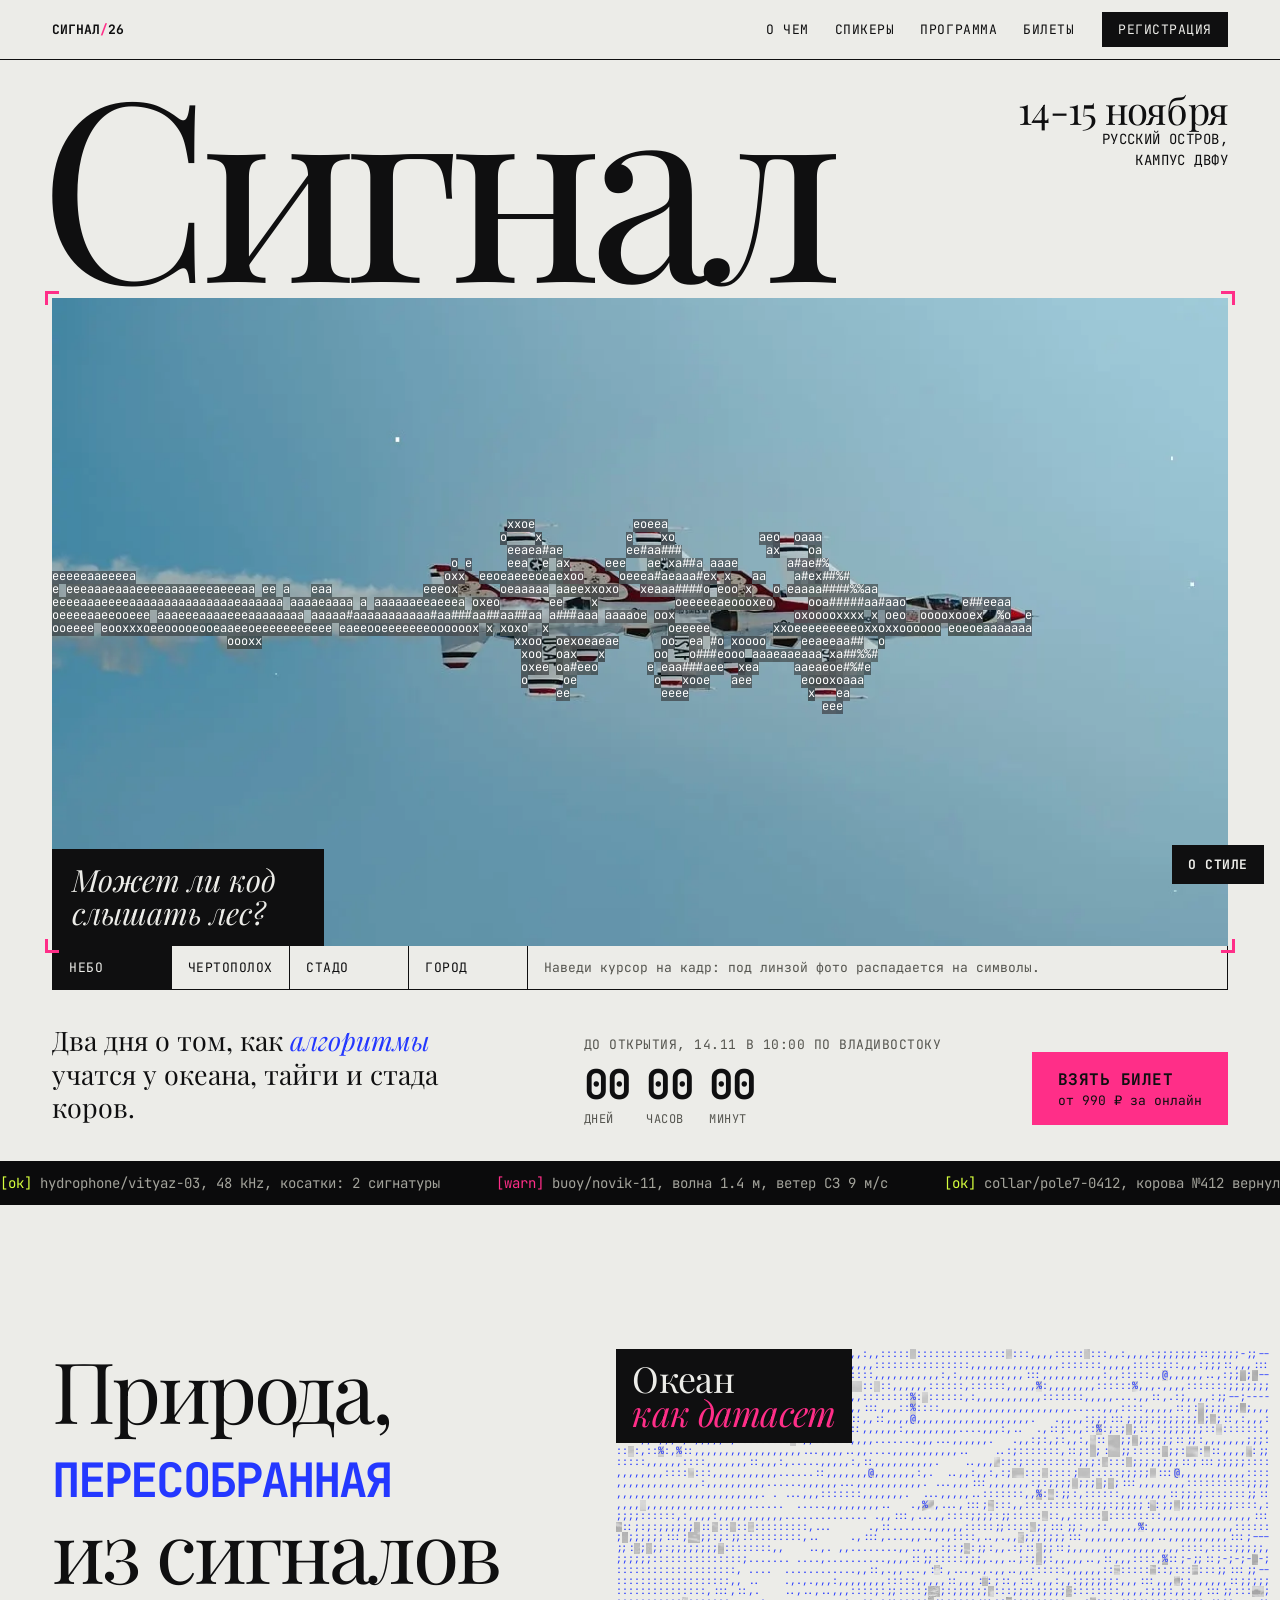
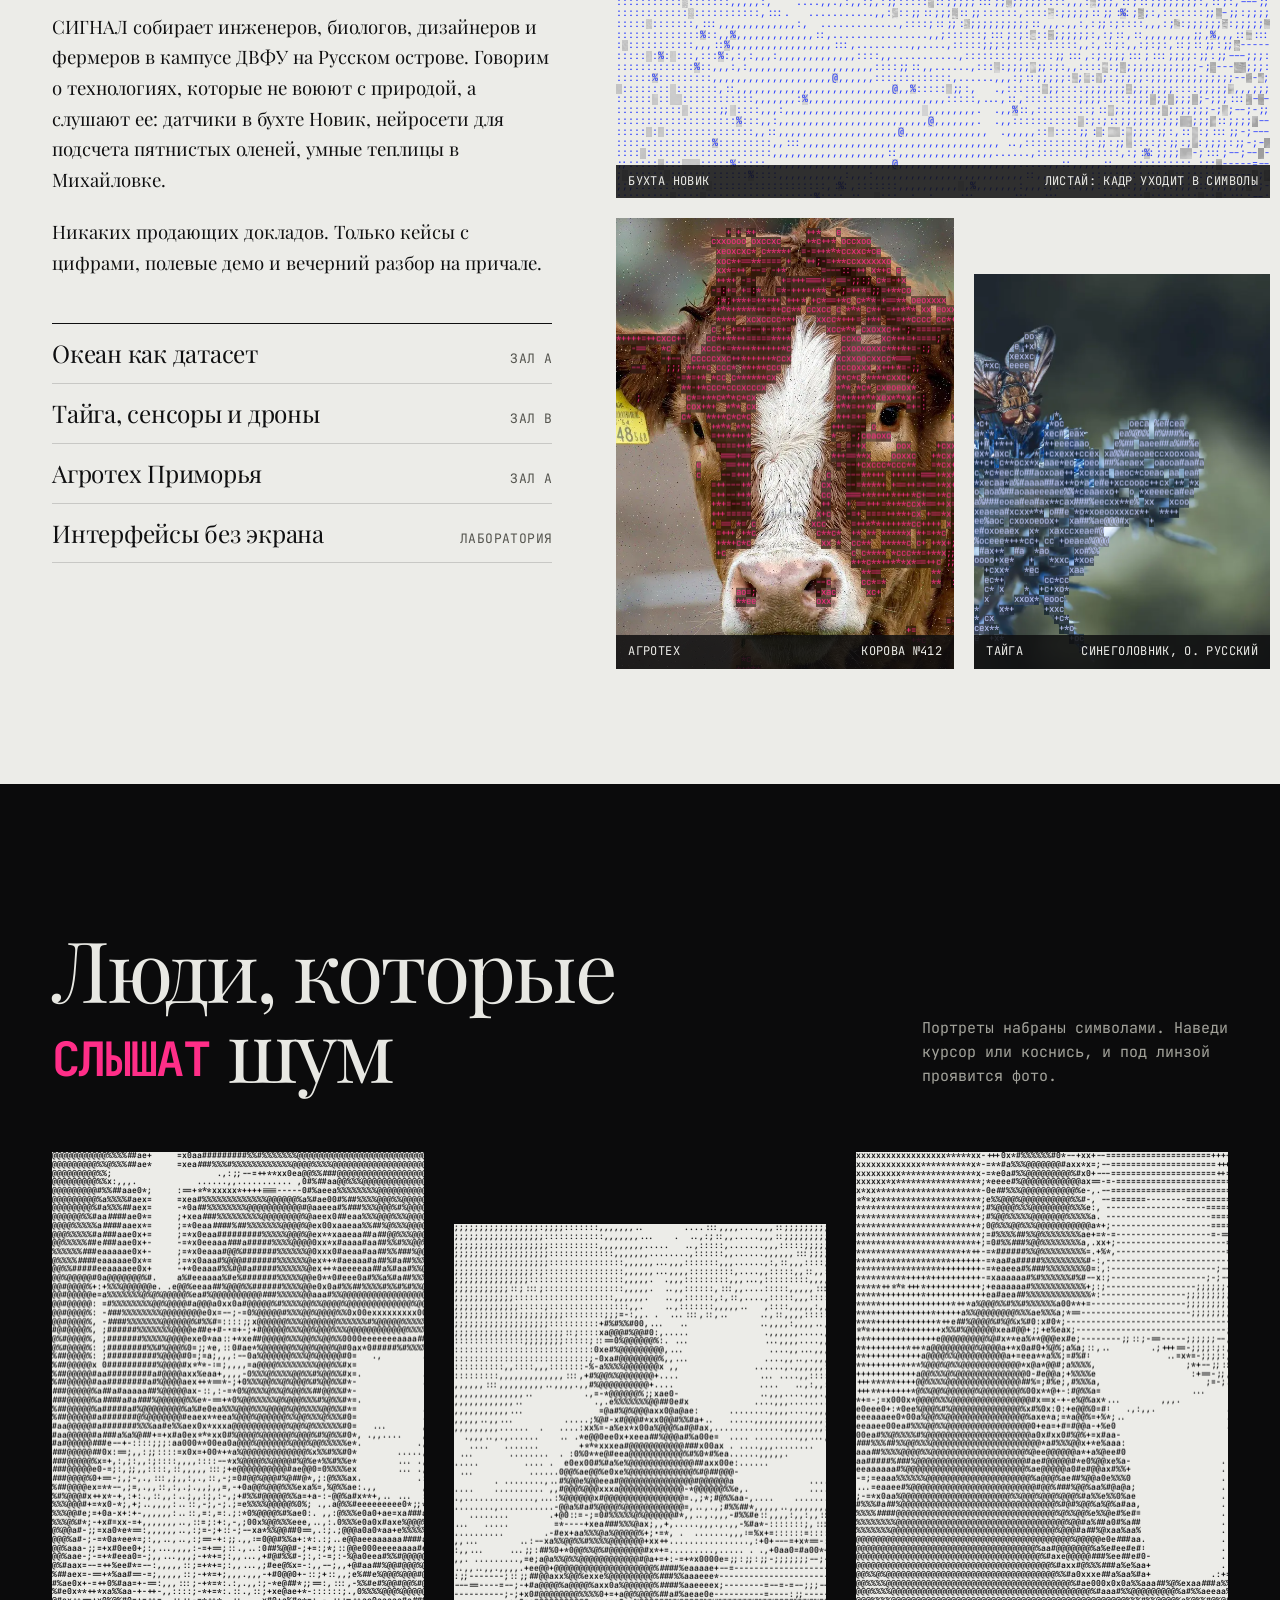
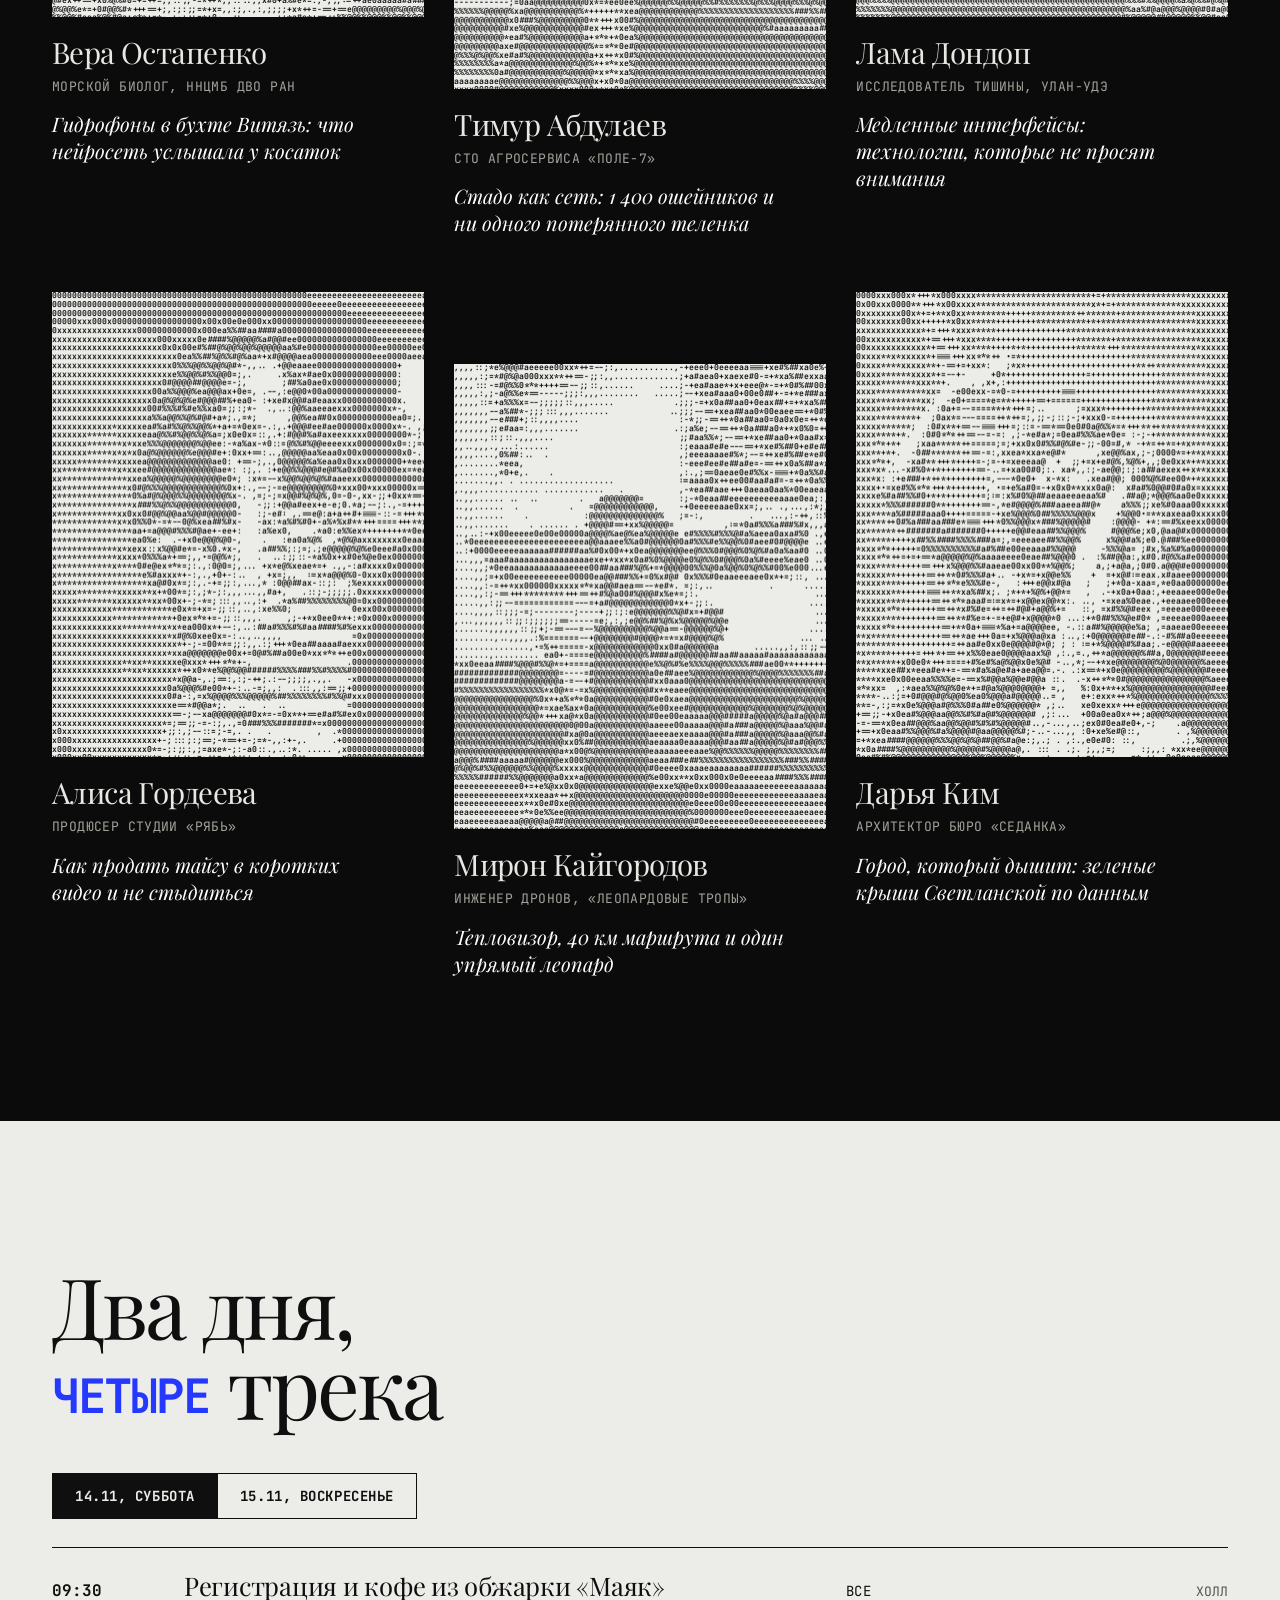
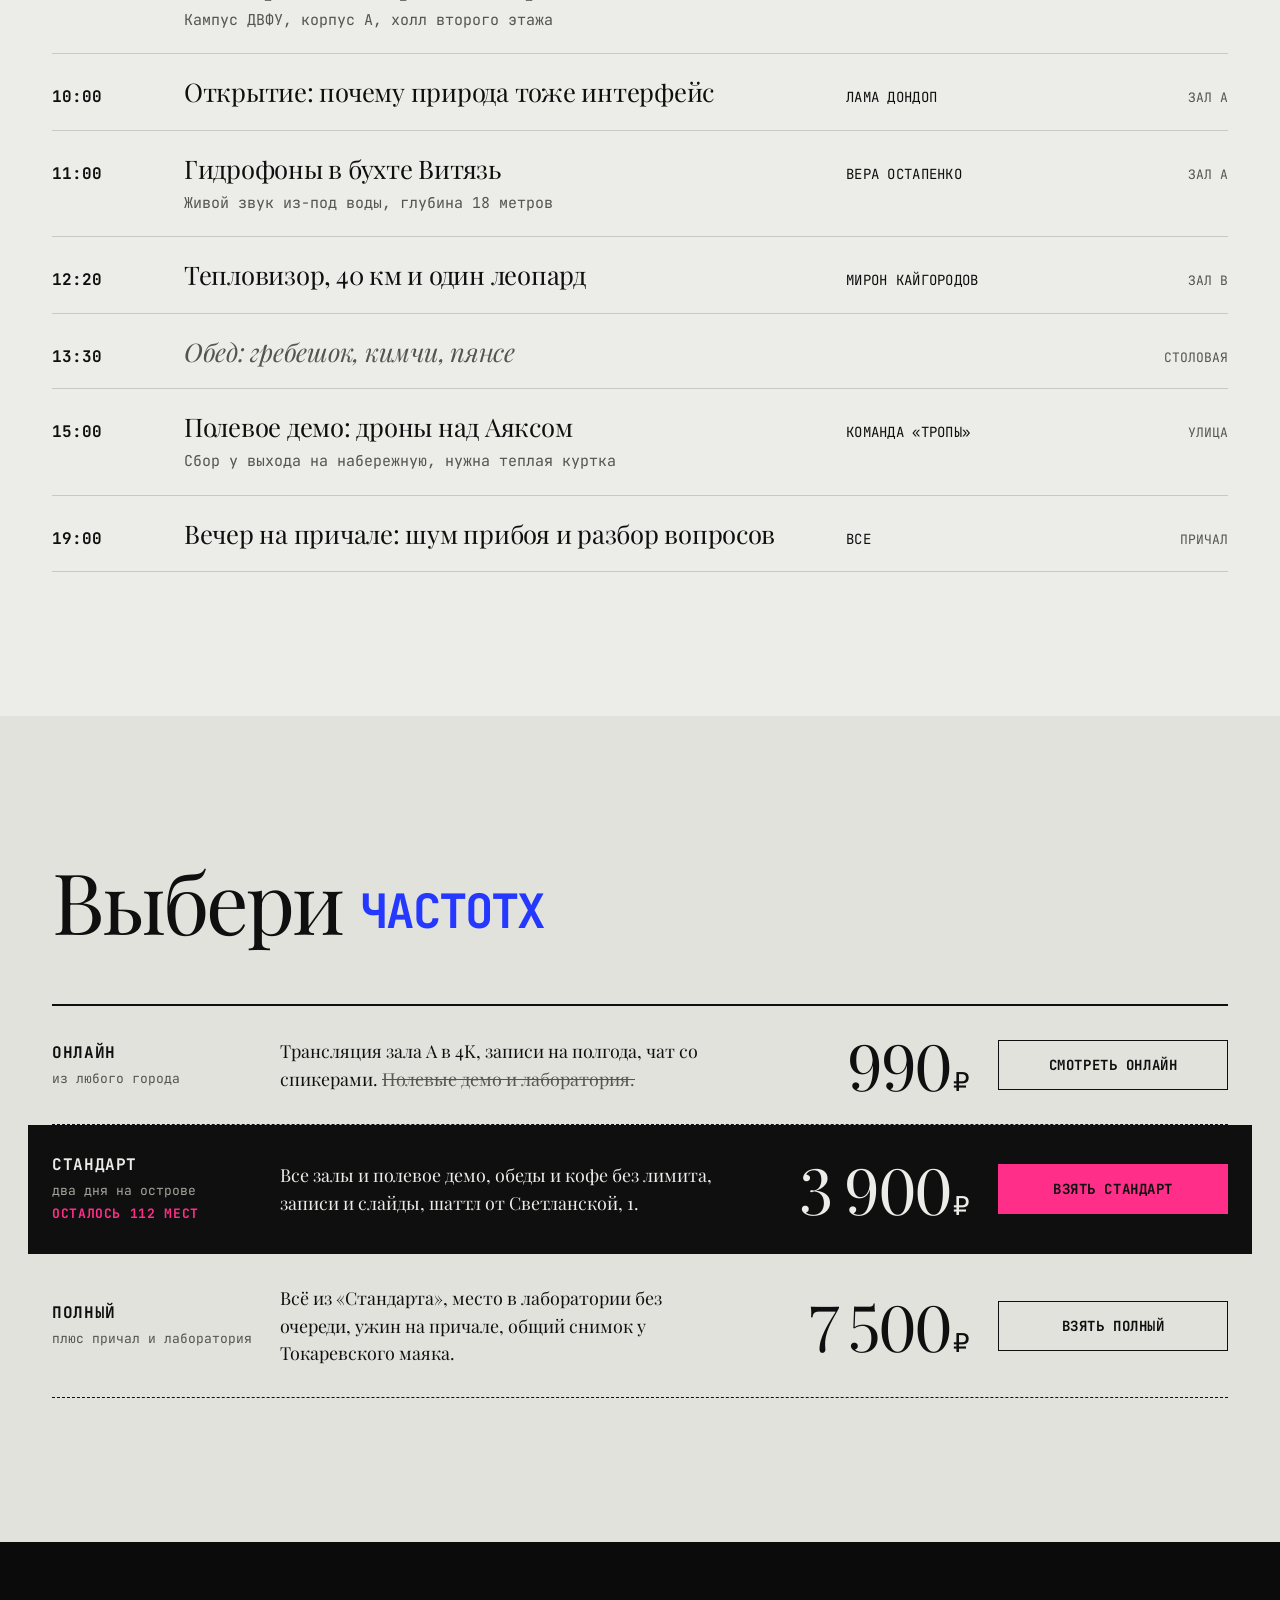
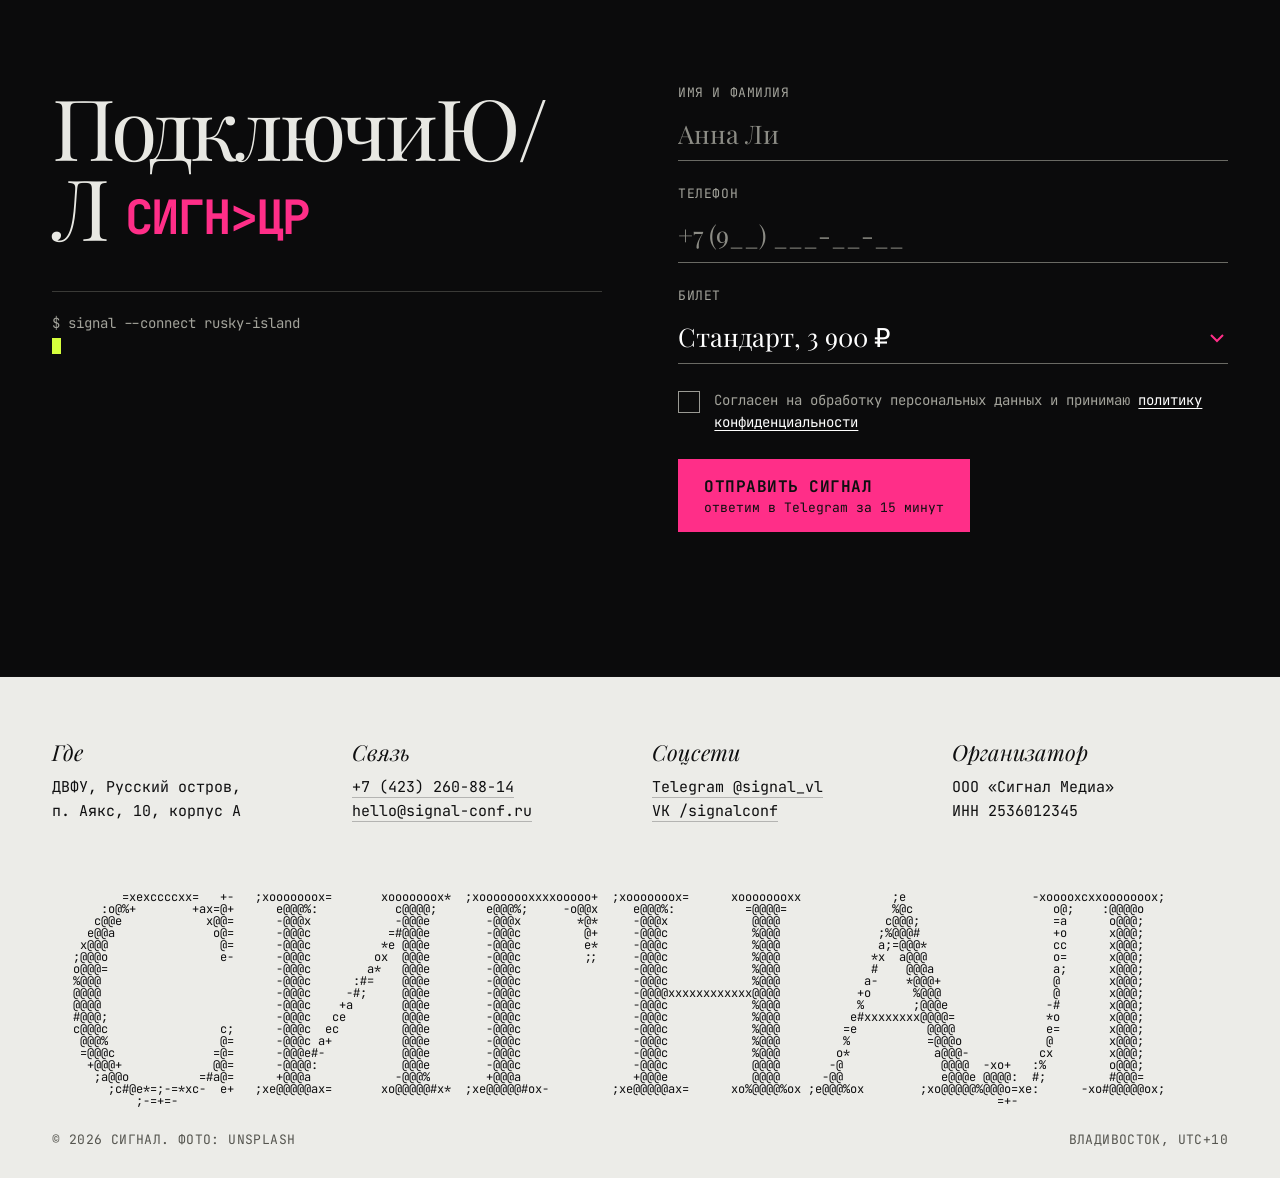
<file: sites/05-ascii/index.html>
<!doctype html>
<html lang="ru">
<!-- impeccable-disable marquee: строка телеметрии датчиков (живые логи), единственная бесконечная анимация, только transform и пауза вне экрана -->
<head>
<meta charset="utf-8">
<meta name="viewport" content="width=device-width, initial-scale=1">
<title>СИГНАЛ 2026 · технологии и природа · Русский остров</title>
<meta name="description" content="СИГНАЛ: конференция о технологиях и природе. Владивосток, Русский остров, 14-15 ноября 2026.">
<link rel="stylesheet" href="../../assets/fonts/fonts.css">
<style>
:root{
  --paper:#ecece8;--paper2:#e2e2dd;--ink:#0f0f10;--mute:#55554f;--line:#0f0f1029;
  --pink:#ff2e88;--blue:#2438ff;--term:#0b0b0c;--phos:#d6ff3d;--dim:#a3a39b;
  --mono:'JetBrains Mono',ui-monospace,monospace;--serif:'Playfair Display',Georgia,serif;
  --pad:52px;
}
@media (max-width:1100px){:root{--pad:32px}}
@media (max-width:600px){:root{--pad:16px}}
*{box-sizing:border-box;margin:0;padding:0}
html{background:var(--paper);-webkit-text-size-adjust:100%;scroll-padding-top:70px;overflow-x:clip;scrollbar-color:var(--ink) var(--paper)}
body{background:var(--paper);color:var(--ink);font:400 16px/1.6 var(--mono);overflow-x:clip}
img{display:block;max-width:100%}
a{color:inherit;text-underline-offset:.2em}
::selection{background:var(--pink);color:var(--ink)}
:focus-visible{outline:2px solid var(--blue);outline-offset:3px}
button{font:inherit;color:inherit}

/* ===== навигация ===== */
.nav{position:sticky;top:0;z-index:50;display:flex;align-items:center;gap:28px;padding:12px var(--pad);background:var(--paper);border-bottom:1px solid var(--ink);font:500 13px/1 var(--mono);text-transform:uppercase;letter-spacing:.04em}
.logo{font-weight:700;text-decoration:none;letter-spacing:0}
.logo span{color:var(--pink)}
.nav ul{display:flex;gap:26px;list-style:none;margin-left:auto}
.nav ul a{text-decoration:none;padding:8px 0}
.nav ul a:hover{color:var(--blue)}
.nav .buy{padding:11px 16px;text-decoration:none;background:var(--ink);color:var(--paper)}
.nav .buy:hover{background:var(--blue)}
@media (max-width:860px){.nav ul{display:none}.nav .buy{margin-left:auto}}

/* ===== HERO ===== */
.hero{padding:22px var(--pad) 0;position:relative}
.title{display:flex;align-items:flex-start;justify-content:space-between;gap:20px}
h1{font-family:var(--serif);font-weight:400;font-size:clamp(78px,19.6vw,306px);line-height:.78;letter-spacing:-.05em;margin-left:-.05em;white-space:nowrap}
h1 i{font-style:italic;color:var(--blue)}
.when{font:500 14px/1.5 var(--mono);text-align:right;padding-top:.6em;text-transform:uppercase;letter-spacing:.03em;flex:none}
.when b{display:block;font:400 clamp(30px,3vw,46px)/1 var(--serif);text-transform:none;letter-spacing:-.02em}
.stage{position:relative;height:min(72vh,720px);min-height:420px;margin-top:clamp(12px,1.6vw,22px);touch-action:pan-y}
.stage img,.stage canvas{position:absolute;inset:0;width:100%;height:100%;display:block;object-fit:cover}
.stage canvas,.poster canvas,.sp canvas{display:none}
.active>canvas{display:block!important}
.active>.ov{visibility:hidden}
.ov[hidden]{display:none!important}
.crop{position:absolute;width:14px;height:14px;z-index:3;pointer-events:none;border:0 solid var(--pink)}
.crop.a{left:-7px;top:-7px;border-width:3px 0 0 3px}.crop.b{right:-7px;top:-7px;border-width:3px 3px 0 0}
.crop.c{left:-7px;bottom:-7px;border-width:0 0 3px 3px}.crop.d{right:-7px;bottom:-7px;border-width:0 3px 3px 0}
.cap{position:absolute;left:0;bottom:0;z-index:3;background:var(--ink);color:var(--paper);padding:14px 20px 16px;font:italic 400 clamp(22px,2.4vw,36px)/1.1 var(--serif);max-width:16ch;pointer-events:none}
.frames{display:flex;flex-wrap:wrap;gap:0;border:1px solid var(--ink);border-top:0;font:500 13px/1 var(--mono);text-transform:uppercase;letter-spacing:.04em}
.frames button{flex:1 1 0;min-width:max-content;padding:15px 16px;background:none;border:0;border-left:1px solid var(--ink);cursor:pointer;text-align:left;text-transform:inherit;letter-spacing:inherit}
.frames button:first-child{border-left:0}
.frames button[aria-pressed=true]{background:var(--ink);color:var(--paper)}
.frames button:hover:not([aria-pressed=true]){background:var(--paper2)}
.frames .hint{flex:2 1 auto;padding:15px 16px;border-left:1px solid var(--ink);color:var(--mute);text-transform:none;letter-spacing:0}
.hbar{display:grid;grid-template-columns:1.2fr 1fr auto;gap:32px;align-items:end;padding:34px 0 36px}
.lead{font:400 clamp(22px,2.1vw,30px)/1.25 var(--serif);max-width:26ch}
.lead em{color:var(--blue)}
.count{font:500 13px/1.3 var(--mono);text-transform:uppercase;letter-spacing:.04em;color:var(--mute)}
.count .t{display:flex;gap:16px;margin-top:10px;color:var(--ink)}
.count .t div{font:700 clamp(30px,3.2vw,48px)/1 var(--mono);letter-spacing:-.04em;font-variant-numeric:tabular-nums}
.count .t small{display:block;font:500 12px/1 var(--mono);letter-spacing:.04em;color:var(--mute);margin-top:8px}
.cta{display:inline-flex;flex-direction:column;gap:6px;background:var(--pink);color:var(--ink);text-decoration:none;padding:20px 26px 18px;font:700 16px/1 var(--mono);text-transform:uppercase;letter-spacing:.03em;border:0;cursor:pointer;transition:background .2s,color .2s}
.cta small{font:500 13px/1 var(--mono);text-transform:none;letter-spacing:0}
.cta:hover{background:var(--ink);color:var(--paper)}
@media (max-width:860px){
  .title{flex-direction:column;gap:10px}.when{text-align:left;padding-top:0}
  .stage{height:64vh;min-height:380px}
  .frames .hint{display:none}.frames button{flex:1 1 40%;border-top:1px solid var(--ink)}
  .frames button:nth-child(3){border-left:0}
  .hbar{grid-template-columns:1fr;gap:24px}
}

/* ===== телеметрия ===== */
.log{background:var(--term);color:var(--dim);font:400 14px/1 var(--mono);overflow:hidden;white-space:nowrap;padding:15px 0}
.log .track{display:inline-flex;gap:56px;padding-right:56px;animation:log 70s linear infinite}
.log.off .track{animation-play-state:paused}
@keyframes log{to{transform:translateX(-50%)}}
.log b{color:var(--phos);font-weight:400}.log u{color:var(--pink);text-decoration:none}

/* ===== секции ===== */
section{padding:144px var(--pad);position:relative}
@media (max-width:860px){section{padding:96px var(--pad)}}
h2{font-family:var(--serif);font-weight:400;font-size:clamp(44px,6.6vw,104px);line-height:.95;letter-spacing:-.035em;max-width:13ch;text-wrap:balance}
h2 em{font-family:var(--mono);font-style:normal;font-weight:700;font-size:clamp(25px,3.7vw,58px);letter-spacing:-.04em;text-transform:uppercase;color:var(--blue);vertical-align:.14em}
.sub{font:400 clamp(18px,1.5vw,21px)/1.6 var(--serif);max-width:44ch;margin-top:26px}

/* О ЧЕМ */
.about-grid{display:grid;grid-template-columns:.9fr 1.1fr;gap:clamp(32px,5vw,88px);align-items:start}
.about-text p{font:400 clamp(18px,1.45vw,20px)/1.65 var(--serif);max-width:46ch;margin-top:22px}
.tracks{list-style:none;margin-top:44px;border-top:1px solid var(--ink)}
.tracks li{display:grid;grid-template-columns:1fr auto;gap:12px;padding:16px 0 15px;border-bottom:1px solid var(--line);align-items:baseline}
.tracks .nm{font:400 clamp(22px,1.9vw,28px)/1.15 var(--serif);letter-spacing:-.01em}
.tracks .tg{font:500 13px/1 var(--mono);color:var(--mute);text-transform:uppercase;letter-spacing:.03em}
.posters{display:grid;grid-template-columns:1fr 1fr;gap:20px}
.poster{position:relative;aspect-ratio:3/4;background:#222}
.poster.big{grid-column:1/-1;aspect-ratio:16/11}
.poster img,.poster canvas{position:absolute;inset:0;width:100%;height:100%;object-fit:cover;display:block}
.poster .pt{position:absolute;z-index:3;left:0;top:0;background:var(--ink);color:var(--paper);padding:12px 16px 14px;font:400 clamp(26px,2.8vw,42px)/.95 var(--serif);letter-spacing:-.02em;pointer-events:none}
.poster .pt em{color:var(--pink)}
.poster .pm{position:absolute;z-index:3;left:0;right:0;bottom:0;display:flex;justify-content:space-between;gap:12px;color:var(--paper);background:#0f0f10d9;padding:9px 12px;font:500 12px/1.3 var(--mono);text-transform:uppercase;letter-spacing:.03em;pointer-events:none}
.poster:nth-child(3){margin-top:56px}
@media (max-width:900px){.about-grid{grid-template-columns:1fr}.poster:nth-child(3){margin-top:0}}

/* СПИКЕРЫ */
.speakers{background:var(--term);color:#e8e8e3}
.speakers h2 em{color:var(--pink)}
.sp-head{display:flex;justify-content:space-between;align-items:end;gap:24px;flex-wrap:wrap}
.sp-head p{max-width:34ch;font:400 15px/1.6 var(--mono);color:var(--dim)}
.sp-grid{display:grid;grid-template-columns:repeat(3,minmax(0,1fr));gap:56px clamp(18px,2.4vw,36px);margin-top:64px;list-style:none}
.sp:nth-child(3n+2){margin-top:72px}
.sp .frame{position:relative;aspect-ratio:4/5;background:var(--paper);cursor:crosshair;touch-action:pan-y}
.sp .frame img,.sp .frame canvas{position:absolute;inset:0;width:100%;height:100%;object-fit:cover;display:block}
.sp .frame img{filter:grayscale(1)}
.sp h3{font-family:var(--serif);font-weight:400;font-size:clamp(26px,2.3vw,34px);line-height:1.05;margin-top:20px;letter-spacing:-.02em}
.sp .role{font:500 13px/1.45 var(--mono);text-transform:uppercase;letter-spacing:.03em;color:var(--dim);margin-top:10px}
.sp .talk{font:italic 400 20px/1.35 var(--serif);color:#fff;margin-top:14px;max-width:30ch}
@media (max-width:980px){.sp-grid{grid-template-columns:1fr 1fr}.sp:nth-child(3n+2){margin-top:0}.sp:nth-child(2n){margin-top:56px}}
@media (max-width:560px){.sp-grid{grid-template-columns:1fr}.sp:nth-child(2n){margin-top:0}}

/* ПРОГРАММА */
.tabs{display:flex;margin-top:48px;border:1px solid var(--ink);width:max-content;max-width:100%}
.tabs button{font:700 14px/1 var(--mono);text-transform:uppercase;letter-spacing:.04em;padding:15px 22px;background:transparent;border:0;cursor:pointer}
.tabs button+button{border-left:1px solid var(--ink)}
.tabs button[aria-selected=true]{background:var(--ink);color:var(--paper)}
.day{margin-top:28px;border-top:1px solid var(--ink)}
.day[hidden]{display:none}
.row{display:grid;grid-template-columns:110px minmax(0,1fr) 240px 120px;gap:22px;padding:22px 0;border-bottom:1px solid var(--line);align-items:baseline}
.row time{font:700 16px/1 var(--mono);font-variant-numeric:tabular-nums}
.row .what{font:400 clamp(21px,2vw,28px)/1.2 var(--serif);letter-spacing:-.01em}
.row .what small{display:block;font:400 15px/1.5 var(--mono);color:var(--mute);margin-top:8px;letter-spacing:0}
.row .who{font:500 14px/1.4 var(--mono);text-transform:uppercase;letter-spacing:.02em}
.row .hall{font:500 13px/1.2 var(--mono);text-transform:uppercase;color:var(--mute);text-align:right}
.row.brk .what{font-style:italic;color:var(--mute)}
@media (max-width:860px){.row{grid-template-columns:64px minmax(0,1fr);gap:8px 16px}.row .who,.row .hall{grid-column:2;text-align:left}}

/* БИЛЕТЫ: прайс как распечатка, а не три карточки */
.tickets{background:var(--paper2)}
.tiers{list-style:none;margin-top:64px;border-top:2px solid var(--ink)}
.tier{display:grid;grid-template-columns:200px minmax(0,1fr) 220px 230px;gap:28px;align-items:center;padding:30px 0;border-bottom:1px dashed var(--ink)}
.tier .tn{font:700 16px/1.3 var(--mono);text-transform:uppercase;letter-spacing:.04em}
.tier .tn small{display:block;font:500 13px/1.4 var(--mono);color:var(--mute);text-transform:none;letter-spacing:0;margin-top:6px}
.tier .tn em{display:block;font-style:normal;color:#c4005c;margin-top:6px;font-size:13px}
.tier .inc{font:400 clamp(17px,1.4vw,19px)/1.55 var(--serif)}
.tier .inc s{color:var(--mute)}
.tier .tp{font:400 clamp(52px,5vw,80px)/.9 var(--serif);letter-spacing:-.04em;text-align:right;font-variant-numeric:lining-nums}
.tier .tp small{font-size:.4em;letter-spacing:0;margin-left:.1em}
.tier .go{display:block;text-align:center;padding:17px 16px;font:700 14px/1 var(--mono);text-transform:uppercase;letter-spacing:.04em;text-decoration:none;border:1px solid var(--ink);transition:background .2s,color .2s}
.tier .go:hover{background:var(--ink);color:var(--paper)}
.tier.hot{background:var(--ink);color:var(--paper);padding:30px 24px;margin:0 -24px;border-bottom-style:solid}
.tier.hot .tn small{color:var(--dim)}.tier.hot .tn em{color:var(--pink)}
.tier.hot .go{background:var(--pink);border-color:var(--pink);color:var(--ink)}
.tier.hot .go:hover{background:var(--paper);border-color:var(--paper)}
@media (max-width:1100px){.tier{grid-template-columns:1fr auto;gap:16px 24px}.tier .inc{grid-column:1/-1;grid-row:2}.tier .go{grid-column:1/-1}.tier .tp{grid-row:1;grid-column:2}}
@media (max-width:560px){.tier.hot{margin:0 calc(var(--pad)*-1);padding:28px var(--pad)}}

/* РЕГИСТРАЦИЯ */
.reg{background:var(--term);color:#e8e8e3;display:grid;grid-template-columns:1fr 1fr;gap:clamp(36px,6vw,104px)}
.reg h2 em{color:var(--pink)}
.term{border-top:1px solid #3a3a37;font:400 14px/1.7 var(--mono);color:var(--dim);padding:20px 0 0;min-height:230px;margin-top:44px}
.term b{color:var(--phos);font-weight:400}.term u{color:var(--pink);text-decoration:none}
.caret{display:inline-block;width:9px;height:16px;background:var(--phos);vertical-align:-3px}
form{display:flex;flex-direction:column;gap:26px;align-self:end}
label.f{display:block;font:500 13px/1 var(--mono);text-transform:uppercase;letter-spacing:.04em;color:var(--dim)}
label.f input,label.f select{display:block;width:100%;margin-top:12px;background:transparent;border:0;border-bottom:1px solid #6a6a64;color:#fff;font:400 clamp(22px,2vw,28px)/1.3 var(--serif);padding:6px 0 10px;border-radius:0;outline:0;-webkit-appearance:none;appearance:none}
label.f select{background:url("data:image/svg+xml,%3Csvg xmlns='http://www.w3.org/2000/svg' width='14' height='9' viewBox='0 0 14 9'%3E%3Cpath d='M1 1l6 6 6-6' fill='none' stroke='%23ff2e88' stroke-width='2'/%3E%3C/svg%3E") right 4px center/14px no-repeat;padding-right:28px;cursor:pointer}
label.f select option{color:#000}
label.f input:focus,label.f select:focus{border-color:var(--pink)}
label.f input::placeholder{color:#8c8c85}
.chk{display:flex;gap:14px;align-items:flex-start;font:400 14px/1.55 var(--mono);color:var(--dim);cursor:pointer}
.chk input{appearance:none;-webkit-appearance:none;flex:none;width:22px;height:22px;border:1px solid #9a9a94;margin-top:1px;cursor:pointer;display:grid;place-content:center}
.chk input:checked{background:var(--pink);border-color:var(--pink)}
.chk input:checked::after{content:"";width:10px;height:6px;border:solid var(--ink);border-width:0 0 2px 2px;transform:rotate(-45deg) translate(1px,-1px)}
.chk a{color:#fff}
.bad{border-color:var(--pink)!important}
form .cta{align-self:flex-start}
.thanks{display:none;font:400 clamp(30px,3.2vw,48px)/1.1 var(--serif);color:#fff}
.thanks em{color:var(--pink)}
.thanks small{display:block;font:400 15px/1.6 var(--mono);color:var(--dim);margin-top:18px}
form.sent>*:not(.thanks){display:none}form.sent .thanks{display:block}
@media (max-width:860px){.reg{grid-template-columns:1fr}}

/* ПОДВАЛ */
footer{padding:64px var(--pad) 28px;border-top:1px solid var(--ink);position:relative;overflow:hidden}
.f-grid{display:grid;grid-template-columns:repeat(4,minmax(0,1fr));gap:24px;font:400 15px/1.6 var(--mono)}
.f-grid h3{font-family:var(--serif);font-weight:400;font-size:22px;line-height:1;margin-bottom:12px;font-style:italic}
.f-grid a{text-decoration:none;border-bottom:1px solid #0f0f1040}
.f-grid a:hover{color:var(--blue);border-color:var(--blue)}
.f-big{margin-top:56px;position:relative}
.f-big .word{font:400 clamp(80px,22vw,340px)/.8 var(--serif);letter-spacing:-.05em}
.f-big pre{display:none;font:400 12px/1 var(--mono);color:var(--ink);white-space:pre;overflow:hidden}
.f-big.live .word{display:none}.f-big.live pre{display:block}
.f-low{display:flex;justify-content:space-between;gap:16px;flex-wrap:wrap;font:500 13px/1.4 var(--mono);color:var(--mute);text-transform:uppercase;letter-spacing:.03em;margin-top:24px}
@media (max-width:860px){.f-grid{grid-template-columns:1fr 1fr}}
@media (max-width:480px){.f-grid{grid-template-columns:1fr}}

/* О СТИЛЕ */
.info-btn{position:fixed;right:16px;bottom:16px;z-index:80;background:var(--ink);color:var(--paper);border:0;font:700 13px/1 var(--mono);text-transform:uppercase;letter-spacing:.04em;padding:13px 16px;cursor:pointer}
.info-btn:hover{background:var(--blue)}
.info{position:fixed;right:16px;bottom:64px;z-index:81;width:min(440px,calc(100vw - 32px));max-height:calc(100vh - 96px);overflow:auto;background:#050506;color:#d6d6cf;border:1px solid #3a3a37;padding:22px 24px 24px;font:400 14px/1.6 var(--mono);display:none}
.info.open{display:block}
.info h2{font:400 34px/1 var(--serif);color:#fff;margin-bottom:8px;max-width:none}
.info h3{font:700 13px/1 var(--mono);text-transform:uppercase;letter-spacing:.06em;color:var(--pink);margin:18px 0 8px}
.info ul{list-style:none}.info li{padding-left:18px;position:relative}.info li::before{content:">";position:absolute;left:0;color:var(--phos)}
.info a{color:#fff}
.info .x{position:absolute;right:12px;top:12px;background:none;border:1px solid #555;color:#fff;font:500 13px/1 var(--mono);padding:8px 10px;cursor:pointer}
.info .not{margin-top:18px;padding-top:14px;border-top:1px solid #3a3a37;color:#fff}

@media (prefers-reduced-motion:reduce){*,*::before,*::after{animation:none!important;transition:none!important}}
</style>
</head>
<body>

<nav class="nav" aria-label="Разделы">
  <a class="logo" href="#top">СИГНАЛ<span>/</span>26</a>
  <ul>
    <li><a href="#about">О чем</a></li>
    <li><a href="#speakers">Спикеры</a></li>
    <li><a href="#program">Программа</a></li>
    <li><a href="#tickets">Билеты</a></li>
  </ul>
  <a class="buy" href="#reg">Регистрация</a>
</nav>

<header class="hero" id="top">
  <div class="title">
    <h1 data-scramble>Сигнал</h1>
    <p class="when"><b>14-15 ноября</b>Русский остров,<br>кампус ДВФУ</p>
  </div>
  <div class="stage" id="stage">
    <i class="crop a"></i><i class="crop b"></i><i class="crop c"></i><i class="crop d"></i>
    <img src="../../assets/photos/jets-sky.webp" alt="Фотография, часть которой пересобрана из символов: небо, чертополох, стадо, город" width="1280" height="720" decoding="async">
    <img class="ov" src="[data-uri]" alt="" hidden>
    <canvas id="hero" aria-hidden="true"></canvas>
    <p class="cap">Может ли код слышать лес?</p>
  </div>
  <div class="frames" role="group" aria-label="Кадр в окне">
    <button type="button" aria-pressed="true" data-scene="0">Небо</button>
    <button type="button" aria-pressed="false" data-scene="1">Чертополох</button>
    <button type="button" aria-pressed="false" data-scene="2">Стадо</button>
    <button type="button" aria-pressed="false" data-scene="3">Город</button>
    <span class="hint">Наведи курсор на кадр: под линзой фото распадается на символы.</span>
  </div>
  <div class="hbar">
    <p class="lead">Два дня о том, как <em>алгоритмы</em> учатся у океана, тайги и стада коров.</p>
    <div class="count">
      До открытия, 14.11 в 10:00 по Владивостоку
      <div class="t" id="count"><div>--<small>дней</small></div><div>--<small>часов</small></div><div>--<small>минут</small></div></div>
    </div>
    <a class="cta" href="#tickets">Взять билет<small>от 990 ₽ за онлайн</small></a>
  </div>
</header>

<div class="log" aria-hidden="true"><div class="track" id="logTrack"></div></div>

<main>
<section id="about">
  <div class="about-grid">
    <div class="about-text">
      <h2 data-scramble>Природа, <em>пересобранная</em> из сигналов</h2>
      <p>СИГНАЛ собирает инженеров, биологов, дизайнеров и фермеров в кампусе ДВФУ на Русском острове. Говорим о технологиях, которые не воюют с природой, а слушают ее: датчики в бухте Новик, нейросети для подсчета пятнистых оленей, умные теплицы в Михайловке.</p>
      <p>Никаких продающих докладов. Только кейсы с цифрами, полевые демо и вечерний разбор на причале.</p>
      <ul class="tracks" aria-label="Треки">
        <li><span class="nm">Океан как датасет</span><span class="tg">зал А</span></li>
        <li><span class="nm">Тайга, сенсоры и дроны</span><span class="tg">зал B</span></li>
        <li><span class="nm">Агротех Приморья</span><span class="tg">зал А</span></li>
        <li><span class="nm">Интерфейсы без экрана</span><span class="tg">лаборатория</span></li>
      </ul>
    </div>
    <div class="posters">
      <figure class="poster big" id="pSea">
        <img src="../../assets/photos/sea-foam-bw.webp" alt="Пена прибоя на песке" loading="lazy" decoding="async" width="1280" height="852">
        <canvas data-ascii="sea" aria-hidden="true"></canvas>
        <figcaption class="pt">Океан<br><em>как датасет</em></figcaption>
        <p class="pm"><span>бухта Новик</span><span>листай: кадр уходит в символы</span></p>
      </figure>
      <figure class="poster">
        <img src="../../assets/photos/cow.webp" alt="Рыжая корова с биркой в ухе" loading="lazy" decoding="async" width="1280" height="853">
        <img class="ov" src="[data-uri]" alt="" hidden>
        <canvas data-ascii="cow" aria-hidden="true"></canvas>
        <p class="pm"><span>Агротех</span><span>корова №412</span></p>
      </figure>
      <figure class="poster">
        <img src="../../assets/photos/thistle-blue.webp" alt="Синий синеголовник и муха" loading="lazy" decoding="async" width="1280" height="853">
        <img class="ov" src="[data-uri]" alt="" hidden>
        <canvas data-ascii="thistle" aria-hidden="true"></canvas>
        <p class="pm"><span>Тайга</span><span>синеголовник, о. Русский</span></p>
      </figure>
    </div>
  </div>
</section>

<section class="speakers" id="speakers">
  <div class="sp-head">
    <h2 data-scramble>Люди, которые <em>слышат</em> шум</h2>
    <p>Портреты набраны символами. Наведи курсор или коснись, и под линзой проявится фото.</p>
  </div>
  <ul class="sp-grid">
    <li class="sp"><div class="frame"><img src="../../assets/photos/portrait-woman-bw.webp" alt="Портрет: Вера Остапенко" loading="lazy" decoding="async" width="853" height="1280"><canvas data-portrait="portrait-woman-bw" aria-hidden="true"></canvas></div>
      <h3>Вера Остапенко</h3><p class="role">Морской биолог, ННЦМБ ДВО РАН</p><p class="talk">Гидрофоны в бухте Витязь: что нейросеть услышала у косаток</p></li>
    <li class="sp"><div class="frame"><img src="../../assets/photos/man-denim.webp" alt="Портрет: Тимур Абдулаев" loading="lazy" decoding="async" width="853" height="1280"><canvas data-portrait="man-denim" aria-hidden="true"></canvas></div>
      <h3>Тимур Абдулаев</h3><p class="role">CTO агросервиса «Поле-7»</p><p class="talk">Стадо как сеть: 1 400 ошейников и ни одного потерянного теленка</p></li>
    <li class="sp"><div class="frame"><img src="../../assets/photos/monk-window.webp" alt="Портрет: Лама Дондоп" loading="lazy" decoding="async" width="820" height="1280"><canvas data-portrait="monk-window" aria-hidden="true"></canvas></div>
      <h3>Лама Дондоп</h3><p class="role">Исследователь тишины, Улан-Удэ</p><p class="talk">Медленные интерфейсы: технологии, которые не просят внимания</p></li>
    <li class="sp"><div class="frame"><img src="../../assets/photos/redhead-selfie.webp" alt="Портрет: Алиса Гордеева" loading="lazy" decoding="async" width="1280" height="853"><canvas data-portrait="redhead-selfie" aria-hidden="true"></canvas></div>
      <h3>Алиса Гордеева</h3><p class="role">Продюсер студии «Рябь»</p><p class="talk">Как продать тайгу в коротких видео и не стыдиться</p></li>
    <li class="sp"><div class="frame"><img src="../../assets/photos/fashion-woman-hat.webp" alt="Портрет: Мирон Кайгородов" loading="lazy" decoding="async" width="853" height="1280"><canvas data-portrait="fashion-woman-hat" aria-hidden="true"></canvas></div>
      <h3>Мирон Кайгородов</h3><p class="role">Инженер дронов, «Леопардовые тропы»</p><p class="talk">Тепловизор, 40 км маршрута и один упрямый леопард</p></li>
    <li class="sp"><div class="frame"><img src="../../assets/photos/dancer-yellow.webp" alt="Портрет: Дарья Ким" loading="lazy" decoding="async" width="902" height="1280"><canvas data-portrait="dancer-yellow" aria-hidden="true"></canvas></div>
      <h3>Дарья Ким</h3><p class="role">Архитектор бюро «Седанка»</p><p class="talk">Город, который дышит: зеленые крыши Светланской по данным</p></li>
  </ul>
</section>

<section id="program">
  <h2 data-scramble>Два дня, <em>четыре</em> трека</h2>
  <div class="tabs" role="tablist" aria-label="Дни конференции">
    <button role="tab" id="t1" aria-selected="true" aria-controls="d1" data-day="d1">14.11, суббота</button>
    <button role="tab" id="t2" aria-selected="false" aria-controls="d2" data-day="d2" tabindex="-1">15.11, воскресенье</button>
  </div>
  <div class="day" id="d1" role="tabpanel" aria-labelledby="t1">
    <div class="row"><time>09:30</time><div class="what">Регистрация и кофе из обжарки «Маяк»<small>Кампус ДВФУ, корпус А, холл второго этажа</small></div><div class="who">все</div><div class="hall">холл</div></div>
    <div class="row"><time>10:00</time><div class="what">Открытие: почему природа тоже интерфейс</div><div class="who">Лама Дондоп</div><div class="hall">зал А</div></div>
    <div class="row"><time>11:00</time><div class="what">Гидрофоны в бухте Витязь<small>Живой звук из-под воды, глубина 18 метров</small></div><div class="who">Вера Остапенко</div><div class="hall">зал А</div></div>
    <div class="row"><time>12:20</time><div class="what">Тепловизор, 40 км и один леопард</div><div class="who">Мирон Кайгородов</div><div class="hall">зал B</div></div>
    <div class="row brk"><time>13:30</time><div class="what">Обед: гребешок, кимчи, пянсе</div><div class="who"></div><div class="hall">столовая</div></div>
    <div class="row"><time>15:00</time><div class="what">Полевое демо: дроны над Аяксом<small>Сбор у выхода на набережную, нужна теплая куртка</small></div><div class="who">команда «Тропы»</div><div class="hall">улица</div></div>
    <div class="row"><time>19:00</time><div class="what">Вечер на причале: шум прибоя и разбор вопросов</div><div class="who">все</div><div class="hall">причал</div></div>
  </div>
  <div class="day" id="d2" role="tabpanel" aria-labelledby="t2" hidden>
    <div class="row"><time>10:00</time><div class="what">Стадо как сеть: ошейники и LoRa</div><div class="who">Тимур Абдулаев</div><div class="hall">зал А</div></div>
    <div class="row"><time>11:20</time><div class="what">Зеленые крыши Светланской<small>Карта тепловых островов Владивостока</small></div><div class="who">Дарья Ким</div><div class="hall">зал B</div></div>
    <div class="row"><time>12:40</time><div class="what">Как продать тайгу и не стыдиться</div><div class="who">Алиса Гордеева</div><div class="hall">зал А</div></div>
    <div class="row brk"><time>13:40</time><div class="what">Обед и ярмарка приморских стартапов</div><div class="who"></div><div class="hall">холл</div></div>
    <div class="row"><time>15:00</time><div class="what">Лаборатория: интерфейсы без экрана<small>Только 40 мест, запись на стойке регистрации</small></div><div class="who">4 команды</div><div class="hall">лаборатория</div></div>
    <div class="row"><time>17:30</time><div class="what">Закрытие и общий снимок у Токаревского маяка</div><div class="who">все</div><div class="hall">маяк</div></div>
  </div>
</section>

<section class="tickets" id="tickets">
  <h2 data-scramble>Выбери <em>частоту</em></h2>
  <ol class="tiers">
    <li class="tier"><p class="tn">Онлайн<small>из любого города</small></p>
      <p class="inc">Трансляция зала А в 4K, записи на полгода, чат со спикерами. <s>Полевые демо и лаборатория.</s></p>
      <p class="tp">990<small>₽</small></p>
      <a class="go" href="#reg" data-plan="Онлайн, 990 ₽">Смотреть онлайн</a></li>
    <li class="tier hot"><p class="tn">Стандарт<small>два дня на острове</small><em>осталось 112 мест</em></p>
      <p class="inc">Все залы и полевое демо, обеды и кофе без лимита, записи и слайды, шаттл от Светланской, 1.</p>
      <p class="tp">3 900<small>₽</small></p>
      <a class="go" href="#reg" data-plan="Стандарт, 3 900 ₽">Взять стандарт</a></li>
    <li class="tier"><p class="tn">Полный<small>плюс причал и лаборатория</small></p>
      <p class="inc">Всё из «Стандарта», место в лаборатории без очереди, ужин на причале, общий снимок у Токаревского маяка.</p>
      <p class="tp">7 500<small>₽</small></p>
      <a class="go" href="#reg" data-plan="Полный, 7 500 ₽">Взять полный</a></li>
  </ol>
</section>

<section class="reg" id="reg">
  <div>
    <h2 data-scramble>Подключись к <em>сигналу</em></h2>
    <div class="term" aria-live="polite"><div id="termOut"></div><span class="caret" aria-hidden="true"></span></div>
  </div>
  <form id="form" novalidate>
    <label class="f">Имя и фамилия<input name="name" required autocomplete="name" placeholder="Анна Ли"></label>
    <label class="f">Телефон<input name="phone" type="tel" inputmode="tel" required autocomplete="tel" placeholder="+7 (9__) ___-__-__"></label>
    <label class="f">Билет<select name="plan" id="plan"><option>Стандарт, 3 900 ₽</option><option>Полный, 7 500 ₽</option><option>Онлайн, 990 ₽</option></select></label>
    <label class="chk"><input type="checkbox" name="agree" required><span>Согласен на обработку персональных данных и принимаю <a href="#" onclick="return false">политику конфиденциальности</a></span></label>
    <button class="cta" type="submit">Отправить сигнал<small>ответим в Telegram за 15 минут</small></button>
    <p class="thanks" role="status">Спасибо. Сигнал <em>принят</em>.<small>Письмо с билетом придет на почту из Telegram-бота. До встречи на острове.</small></p>
  </form>
</section>
</main>

<footer>
  <div class="f-grid">
    <div><h3>Где</h3>ДВФУ, Русский остров,<br>п. Аякс, 10, корпус А</div>
    <div><h3>Связь</h3><a href="tel:+74232608814">+7 (423) 260-88-14</a><br><a href="mailto:hello@signal-conf.ru">hello@signal-conf.ru</a></div>
    <div><h3>Соцсети</h3><a href="#">Telegram @signal_vl</a><br><a href="#">VK /signalconf</a></div>
    <div><h3>Организатор</h3>ООО «Сигнал Медиа»<br>ИНН 2536012345</div>
  </div>
  <div class="f-big" id="fbig" aria-hidden="true"><div class="word">СИГНАЛ</div><pre></pre></div>
  <div class="f-low"><span>© 2026 СИГНАЛ. Фото: Unsplash</span><span>Владивосток, UTC+10</span></div>
</footer>

<button class="info-btn" id="infoBtn" aria-expanded="false" aria-controls="info">О стиле</button>
<aside class="info" id="info" aria-label="О стиле">
  <button class="x" id="infoX">Закрыть</button>
  <h2>ASCII art</h2>
  <p>Тренд 02. Реальная фотография частично пересобирается из моноширинных символов: технологичное и рукотворное в одном кадре.</p>
  <h3>Признаки</h3>
  <ul><li>фото и живой ASCII-слой на canvas: маска объекта, линза под курсором, распад кадра при скролле</li><li>портреты целиком из символов, фото проявляется только под линзой</li><li>моноширинный шрифт против антиквы с высоким контрастом</li><li>телеметрия и терминал вместо декоративных подписей</li></ul>
  <h3>Шрифты</h3>
  <ul><li>Playfair Display: заголовки и текст</li><li>JetBrains Mono: символы, данные, интерфейс</li></ul>
  <h3>Библиотеки</h3>
  <ul><li>без библиотек: canvas 2D, IntersectionObserver, requestAnimationFrame только во время изменений</li><li>GSAP, ScrollTrigger, Lenis, anime.js и Motion из первой версии убраны</li></ul>
  <h3>Эффекты reactbits</h3>
  <ul><li>ASCII Text и ASCII-рендер фото</li><li>Decrypted Text у заголовков</li><li>Pixel Transition при смене кадра</li><li>Marquee в строке телеметрии</li></ul>
  <h3>Референсы</h3>
  <ul><li>Atmos, постер «Could AI Actually Offer Climate Solutions?»</li><li>«RESOLUTION. Nature, Reconstructed»</li><li><a href="https://www.setters.agency" target="_blank" rel="noopener">SETTERS Agency</a>, подборка трендов 2026</li></ul>
  <p class="not"><b>Чего здесь нет:</b> подписей «01 / о чем конференция» над заголовками, ряда «2 дня, 34 спикера, 600 мест», трех одинаковых карточек тарифов, мигающей точки и магнитных кнопок. Символы рисуются один раз и перерисовываются только там, где сдвинулась линза.</p>
</aside>

<script>
(()=>{
const RM=matchMedia('(prefers-reduced-motion: reduce)').matches;
const FINE=matchMedia('(pointer:fine)').matches;
const DATA={"jets-sky": "[data-uri]", "thistle-blue": "[data-uri]", "cow": "[data-uri]", "city-night": "[data-uri]", "sea-foam-bw": "[data-uri]", "portrait-woman-bw": "[data-uri]", "man-denim": "[data-uri]", "monk-window": "[data-uri]", "redhead-selfie": "[data-uri]", "fashion-woman-hat": "[data-uri]", "dancer-yellow": "[data-uri]"};
const PHOTO=n=>'../../assets/photos/'+n+'.webp';
const hash=(a,b)=>{let h=(a*374761393+b*668265263)^0x5bd1e995;h=(h^(h>>>13))*1274126177;return ((h^(h>>>16))>>>0)/4294967295};
const RAMP_LIGHT=' .,:;-=+*cxoea#%@';  // на темном: ярче = плотнее
const RAMP_DARK='@%#ae0x*+=-;:,. ';   // на светлом: темнее = плотнее
const GLITCH='АБВГДЕЖЗИКЛМНОПРСТУФХЦЧШЩЭЮЯ01#$%&*+=<>/\\|';
const DPR=()=>Math.min(devicePixelRatio||1,1.5);
const idle=window.requestIdleCallback||(f=>setTimeout(f,50));
const mk=(w,h)=>{const c=document.createElement('canvas');c.width=w;c.height=h;return c};const ctx2=c=>c.getContext('2d',{willReadFrequently:true});

// ---------- загрузка: превью из data:URI (читаем пиксели), оригинал webp (только рисуем) ----------
const cache={};
const loadImg=src=>new Promise(res=>{const i=new Image();i.decoding='async';i.onload=()=>i.decode().catch(()=>{}).then(()=>res(i));i.onerror=()=>res(null);i.src=src});
const lo=n=>cache['lo'+n]||(cache['lo'+n]=loadImg(DATA[n]||PHOTO(n)));
const hi=n=>cache['hi'+n]||(cache['hi'+n]=loadImg(PHOTO(n)));
const crop=(img,aspect)=>{const iw=img.naturalWidth,ih=img.naturalHeight;if(iw/ih>aspect){const sw=ih*aspect;return [(iw-sw)/2,0,sw,ih]}const sh=iw/aspect;return [0,(ih-sh)/2,iw,sh]};

// Сетка символов. Все слои считаются один раз на кадр (scene) и лежат в offscreen-canvas:
// B = то, что видно в покое; F = то, что видно под линзой / после распада.
// Строка символов рисуется одним fillText, цвет по ячейкам накладывается крошечной картинкой cols x rows.
class Ascii{
  constructor(cv,o){
    this.cv=cv;this.host=cv.parentElement;this.o=Object.assign({fs:11,lens:110},o);
    this.ctx=cv.getContext('2d',{willReadFrequently:true});this.lensAt=null;this.raf=0;this.dirty=null;this.img=this.host.querySelector('img:not(.ov)');this.hold=0;
    if(o.lens){
      const mv=e=>{const r=cv.getBoundingClientRect();this.moveLens(e.clientX-r.left,e.clientY-r.top)};
      this.host.addEventListener('pointermove',mv);this.host.addEventListener('pointerdown',mv);
      this.host.addEventListener('pointerleave',()=>this.moveLens(null));
    }
  }
  // В покое на экране обычная картинка (снимок слоя B): canvas не держит слой и ничего не рисует.
  bake(){const im=this.host.querySelector('img.ov')||this.img;if(!im||!this.B||!this.B.toBlob){this.host.classList.add('live');return}
    this.B.toBlob(b=>{if(!b)return;const u=URL.createObjectURL(b),old=im.dataset.blob;im.dataset.blob=u;im.removeAttribute('loading');im.style.filter='none';im.src=u;im.hidden=false;
      im.decode().catch(()=>{}).then(()=>{this.host.classList.add('live');if(old)URL.revokeObjectURL(old);this.rest()})},'image/png')}
  wake(){if(!this.host.classList.contains('active')){this.host.classList.add('active');this.dirty=[0,0,this.w,this.h]}}
  rest(){if(!this.lensAt&&!this.hold&&!this.keep)this.host.classList.remove('active')}
  measure(){
    const w=this.host.clientWidth,h=this.host.clientHeight;if(!w||!h)return false;
    if(w===this.w&&h===this.h)return false;
    this.w=w;this.h=h;this.dpr=DPR();
    this.cv.width=Math.round(w*this.dpr);this.cv.height=Math.round(h*this.dpr);
    const fs=this.o.fs*(w<520?.9:1);this.fs=fs;
    const m=this.ctx;m.font=`400 ${fs}px "JetBrains Mono",monospace`;
    this.cw=m.measureText('M'.repeat(40)).width/40;this.ch=Math.round(fs*1.08*10)/10;
    this.cols=Math.ceil(w/this.cw);this.rows=Math.ceil(h/this.ch);return true;
  }
  layer(){const c=mk(this.cv.width,this.cv.height),x=ctx2(c);x.setTransform(this.dpr,0,0,this.dpr,0,0);x.textBaseline='top';x.font=`400 ${this.fs}px "JetBrains Mono",monospace`;return [c,x]}
  sample(img){ // яркость, цвет и маска на сетке cols x rows
    const {cols,rows}=this,t=mk(cols,rows),x=t.getContext('2d',{willReadFrequently:true});
    const [sx,sy,sw,sh]=crop(img,this.w/this.h);x.drawImage(img,sx,sy,sw,sh,0,0,cols,rows);
    let d;try{d=x.getImageData(0,0,cols,rows).data}catch(e){return null}
    const n=cols*rows,L=new Float32Array(n);
    for(let i=0;i<n;i++)L[i]=(.2126*d[i*4]+.7152*d[i*4+1]+.0722*d[i*4+2])/255;
    return {d,L};
  }
  rows_(x,pick,color){ // по строке: одна строка символов = один fillText
    x.fillStyle=color;const {cols,rows,cw,ch}=this;
    for(let y=0;y<rows;y++){let s='';for(let i=0;i<cols;i++)s+=pick(i,y,y*cols+i);if(s.trim())x.fillText(s,0,y*ch)}
  }
  tint(x,tiny){ // перекрасить уже нарисованные символы цветом ячеек
    x.save();x.setTransform(1,0,0,1,0,0);x.globalCompositeOperation='source-in';x.imageSmoothingEnabled=false;
    x.drawImage(tiny,0,0,this.cols*this.cw*this.dpr,this.rows*this.ch*this.dpr);x.restore();
  }
  blit(src,r,keep){const c=this.ctx,d=this.dpr;c.setTransform(1,0,0,1,0,0);
    if(!r){if(!keep)c.clearRect(0,0,this.cv.width,this.cv.height);c.drawImage(src,0,0);return}
    const x=Math.max(0,Math.floor(r[0]*d)),y=Math.max(0,Math.floor(r[1]*d)),w=Math.min(this.cv.width-x,Math.ceil(r[2]*d)),h=Math.min(this.cv.height-y,Math.ceil(r[3]*d));
    if(w>0&&h>0){if(!keep)c.clearRect(x,y,w,h);c.drawImage(src,x,y,w,h,x,y,w,h)}}
  lensRect(p){const R=this.o.lens*1.25;return p?[p.x-R,p.y-R,R*2,R*2]:null}
  lensPath(p){ // круг, собранный из целых ячеек, с рваным краем
    const c=this.ctx,{cw,ch,cols,rows}=this,R=this.o.lens;c.beginPath();
    const y0=Math.max(0,Math.floor((p.y-R*1.2)/ch)),y1=Math.min(rows-1,Math.ceil((p.y+R*1.2)/ch));
    for(let y=y0;y<=y1;y++){const dy=(y*ch+ch/2-p.y)/R;if(Math.abs(dy)>1.15)continue;
      const half=R*Math.sqrt(Math.max(0,1.15-dy*dy*.95))*(.86+.24*hash(y,(p.x/cw)|0));
      const xa=Math.max(0,Math.floor((p.x-half)/cw)),xb=Math.min(cols,Math.ceil((p.x+half)/cw));
      if(xb>xa)c.rect(xa*cw,y*ch,(xb-xa)*cw,ch)}
  }
  moveLens(x,y){
    if(!this.B)return;const p=x==null?null:{x,y};if(p)this.wake();const old=this.lensRect(this.lensAt);this.lensAt=p;
    const nw=this.lensRect(p);this.dirty=union(this.dirty,union(old,nw));this.kick();
  }
  kick(){if(!this.raf)this.raf=requestAnimationFrame(()=>{this.raf=0;this.paint()})}
  paint(){ // перерисовка только грязного прямоугольника
    if(!this.B||!this.dirty)return;const r=this.dirty;this.dirty=null;const c=this.ctx;
    this.blit(this.B,r);
    if(this.lensAt&&this.F){c.save();c.setTransform(this.dpr,0,0,this.dpr,0,0);this.lensPath(this.lensAt);c.clip();this.blit(this.F,r,this.F.op);c.restore()}
    if(!this.lensAt)this.rest();
  }
}
const union=(a,b)=>{if(!a)return b;if(!b)return a;const x=Math.min(a[0],b[0]),y=Math.min(a[1],b[1]);return [x,y,Math.max(a[0]+a[2],b[0]+b[2])-x,Math.max(a[1]+a[3],b[1]+b[3])-y]};

// ---------- кадры-сцены: маска объекта в символах поверх фото ----------
const SCENES={
  jets:   {src:'jets-sky',    col:'#ffffff', mask:(r,g,b,l)=>l>.5&&Math.max(r,g,b)-Math.min(r,g,b)<38},
  thistle:{src:'thistle-blue',col:'#c3ccff', mask:(r,g,b,l)=>b>r+28&&b>g&&l>.3},
  cow:    {src:'cow',         col:'#ff2e88', mask:(r,g,b,l)=>r>g+38&&r>b+45&&l<.75},
  city:   {src:'city-night',  col:'#ffe14a', mask:(r,g,b,l)=>r>b+70&&r>g+5&&l>.32},
  sea:    {src:'sea-foam-bw', col:'#2438ff', mask:(r,g,b,l)=>l>.8, paper:true},
};
async function buildScene(A,sc){
  const [im,photo]=await Promise.all([lo(sc.src),hi(sc.src)]);if(!im)return null;
  const S=A.sample(im);if(!S)return null;
  const {cols,rows}=A,n=cols*rows,{d,L}=S;
  const M=new Uint8Array(n);for(let i=0;i<n;i++)M[i]=sc.mask(d[i*4],d[i*4+1],d[i*4+2],L[i])&&hash(i%cols,i/cols|0)>.06?1:0;
  // крошечные картинки: заливка ячеек под маской и цвет символов линзы
  const fill=mk(cols,rows),fx=ctx2(fill),fd=fx.createImageData(cols,rows);
  const tone=mk(cols,rows),tx=ctx2(tone),td=tx.createImageData(cols,rows);
  for(let i=0;i<n;i++){const k=i*4;
    fd.data[k]=d[k]*.55;fd.data[k+1]=d[k+1]*.55;fd.data[k+2]=d[k+2]*.55;fd.data[k+3]=M[i]&&!sc.paper?235:0;
    td.data[k]=Math.min(255,d[k]*1.25+24);td.data[k+1]=Math.min(255,d[k+1]*1.25+24);td.data[k+2]=Math.min(255,d[k+2]*1.25+24);td.data[k+3]=255}
  fx.putImageData(fd,0,0);tx.putImageData(td,0,0);
  const [cs,cy,cw_,ch_]=photo?crop(photo,A.w/A.h):[0,0,0,0];
  const pick=(set,i)=>RAMP_LIGHT[Math.min(RAMP_LIGHT.length-1,(L[i]*RAMP_LIGHT.length+set)|0)];
  // B: только символы на маске, прозрачный слой поверх <img> с фото (без фото внутри, поэтому его можно сохранить в картинку)
  const [B,bx]=A.layer();
  bx.save();bx.setTransform(1,0,0,1,0,0);bx.imageSmoothingEnabled=false;bx.drawImage(fill,0,0,cols*A.cw*A.dpr,rows*A.ch*A.dpr);bx.restore();
  A.rows_(bx,(x,y,i)=>M[i]?pick(2,i):' ',sc.col);
  // F: символы целиком
  const [F,fx2]=A.layer();
  if(sc.paper){fx2.fillStyle='#ecece8';fx2.fillRect(0,0,A.w,A.h);
    A.rows_(fx2,(x,y,i)=>RAMP_DARK[Math.min(RAMP_DARK.length-1,(L[i]*RAMP_DARK.length)|0)],sc.col)}
  else{A.rows_(fx2,(x,y,i)=>pick(1,i),'#fff');A.tint(fx2,tone);
    fx2.globalCompositeOperation='destination-over';fx2.fillStyle='rgba(8,8,10,.74)';fx2.fillRect(0,0,A.w,A.h);fx2.globalCompositeOperation='source-over'}
  F.op=!!sc.paper;
  // полный кадр (фото + символы) нужен только для перехода между сценами
  const comp=()=>{const [C,cx]=A.layer();if(photo)cx.drawImage(photo,cs,cy,cw_,ch_,0,0,A.w,A.h);cx.setTransform(1,0,0,1,0,0);cx.drawImage(B,0,0);return C};
  return {B,F,L,M,comp,src:sc.src};
}

// ---------- HERO: 4 кадра, переход «пиксельной шторкой», линза ----------
const heroCv=document.getElementById('hero'),stage=document.getElementById('stage');
const HERO=['jets','thistle','cow','city'];
const hero=new Ascii(heroCv,{fs:12,lens:FINE?150:110});
let cur=0,busy=false;
async function heroInit(){
  hero.measure();const s=await buildScene(hero,SCENES[HERO[cur]]);if(!s)return;
  Object.assign(hero,s);hero.dirty=[0,0,hero.w,hero.h];hero.paint();hero.bake();
}
async function heroGo(i){
  if(i===cur||busy)return;busy=true;
  const btns=document.querySelectorAll('.frames button');btns.forEach(b=>b.setAttribute('aria-pressed',+b.dataset.scene===i));
  const s=await buildScene(hero,SCENES[HERO[i]]);if(!s){busy=false;return}
  const oldS={B:hero.B,comp:hero.comp},from=oldS.comp(),to=s.comp();cur=i;hero.hold=1;hero.wake();hero.blit(from);
  const ph=stage.querySelector('img');
  const finish=async()=>{ph.src=PHOTO(s.src);await ph.decode().catch(()=>{});Object.assign(hero,s);hero.hold=0;hero.dirty=[0,0,hero.w,hero.h];hero.paint();hero.bake();busy=false};
  if(RM){finish();return}
  const t0=performance.now(),D=750,{cw,ch,rows,cols}=hero,c=hero.ctx;
  const step=now=>{
    const p=Math.min(1,(now-t0)/D),e=1-Math.pow(1-p,3),col=Math.round(e*(cols+4));
    const xb=Math.max(0,col-4)*cw;
    hero.blit(to,[0,0,xb,hero.h]);hero.blit(from,[xb,0,hero.w-xb,hero.h]);
    c.setTransform(hero.dpr,0,0,hero.dpr,0,0);c.font=`400 ${hero.fs}px "JetBrains Mono",monospace`;c.textBaseline='top';
    for(let x=Math.max(0,col-4);x<Math.min(cols,col);x++)for(let y=0;y<rows;y++){
      c.fillStyle='#0b0b0c';c.fillRect(x*cw,y*ch,cw+.5,ch+.5);c.fillStyle=Math.random()>.78?'#ff2e88':'#f2f2ee';c.fillText(GLITCH[(Math.random()*GLITCH.length)|0],x*cw,y*ch)}
    if(p<1)requestAnimationFrame(step);else{hero.blit(to);finish()}
  };requestAnimationFrame(step);
}
document.querySelectorAll('.frames button').forEach(b=>b.addEventListener('click',()=>heroGo(+b.dataset.scene)));
stage.addEventListener('keydown',e=>{if(e.key==='ArrowRight')heroGo((cur+1)%4);if(e.key==='ArrowLeft')heroGo((cur+3)%4)});

// ---------- постеры: океан распадается при скролле, корова и чертополох с линзой ----------
async function posterInit(cv){
  const k=cv.dataset.ascii,A=new Ascii(cv,{fs:10,lens:k==='sea'?0:90});A.measure();
  const s=await buildScene(A,SCENES[k]);if(!s)return;Object.assign(A,s);
  if(k==='sea'){A.keep=1;A.wake();A.paint();A.host.classList.add('live');seaScroll(A)}else{A.dirty=[0,0,A.w,A.h];A.paint();A.bake()}
}
function seaScroll(A){
  const {cols,rows,cw,ch}=A,n=cols*rows,th=new Float32Array(n);
  for(let i=0;i<n;i++)th[i]=hash((i/cols)|0,i%cols)*.55+(1-A.L[i])*.45;
  const order=Array.from({length:n},(_,i)=>i).sort((a,b)=>th[a]-th[b]);
  let shown=0,want=0,raf=0,top=0,vis=false;
  const host=A.host,c=A.ctx,d=A.dpr,W=cw*d,H=ch*d;
  const cell=(src,i)=>{const x=Math.floor((i%cols)*W),y=Math.floor(((i/cols)|0)*H),w=Math.ceil(W),h=Math.ceil(H);if(src===A.B)c.clearRect(x,y,w,h);c.drawImage(src,x,y,w,h,x,y,w,h)};
  const draw=()=>{raf=0;c.setTransform(1,0,0,1,0,0);
    if(want>shown){for(let k=shown;k<want;k++)cell(A.F,order[k])}else{for(let k=want;k<shown;k++)cell(A.B,order[k])}
    shown=want};
  const measure=()=>{top=host.getBoundingClientRect().top+scrollY};
  const onScroll=()=>{if(!vis)return;const vh=innerHeight,p=(scrollY+vh*.85-top)/(host.offsetHeight+vh*.6);
    want=Math.round(Math.min(.95,Math.max(0,p))*n);if(want!==shown&&!raf)raf=requestAnimationFrame(draw)};
  measure();addEventListener('resize',measure,{passive:true});
  new IntersectionObserver(es=>{vis=es[0].isIntersecting;if(vis){measure();onScroll()}}).observe(host);
  addEventListener('scroll',onScroll,{passive:true});
  if(RM){want=Math.round(n*.5);draw()}
}

// ---------- портреты: целиком из символов на бумаге, фото только под линзой ----------
async function portraitInit(cv){
  const name=cv.dataset.portrait,A=new Ascii(cv,{fs:9,lens:FINE?95:80});A.measure();
  const im=await lo(name);if(!im)return;const S=A.sample(im);if(!S)return;
  const {L}=S,n=L.length;let a=1,b=0;const srt=Float32Array.from(L).sort();a=srt[(n*.03)|0];b=srt[(n*.97)|0]||1;
  for(let i=0;i<n;i++){const v=Math.min(1,Math.max(0,(L[i]-a)/Math.max(.05,b-a)));L[i]=Math.pow(v,1.15)}
  const [B,bx]=A.layer();bx.fillStyle='#ecece8';bx.fillRect(0,0,A.w,A.h);bx.font=`700 ${A.fs}px "JetBrains Mono",monospace`;
  A.rows_(bx,(x,y,i)=>RAMP_DARK[Math.min(RAMP_DARK.length-1,(L[i]*RAMP_DARK.length)|0)],'#0f0f10');
  A.B=B;A.dirty=[0,0,A.w,A.h];A.paint();A.bake();
  // оригинал фото грузим только когда к портрету потянулись
  const wake=()=>{A.host.removeEventListener('pointerenter',wake);A.host.removeEventListener('pointerdown',wake);
    hi(name).then(ph=>{if(!ph)return;const [F,fx]=A.layer();const [sx,sy,sw,sh]=crop(ph,A.w/A.h);fx.drawImage(ph,sx,sy,sw,sh,0,0,A.w,A.h);A.F=F;A.dirty=A.lensRect(A.lensAt);A.kick()})};
  A.host.addEventListener('pointerenter',wake);A.host.addEventListener('pointerdown',wake);
}

// ---------- подвал: слово СИГНАЛ, набранное символами по контуру антиквы ----------
function footerWord(){
  const box=document.getElementById('fbig'),pre=box.querySelector('pre'),W=box.clientWidth;if(!W)return;
  const fs=W<600?11:12,cw=fs*.6,ch=fs,cols=Math.floor(W/cw);
  // сетка, где один пиксель = одна ячейка символа (cw x ch реальных px)
  const probe=mk(10,10).getContext('2d');probe.font='400 100px "Playfair Display",serif';
  const real=100*W*.98/probe.measureText('СИГНАЛ').width,rows=Math.ceil(real*.8/ch);
  const t=mk(cols,rows),x=t.getContext('2d',{willReadFrequently:true});
  x.fillStyle='#fff';x.fillRect(0,0,cols,rows);x.setTransform(1/cw,0,0,1/ch,0,0);
  x.fillStyle='#000';x.font=`400 ${real}px "Playfair Display",serif`;x.fillText('СИГНАЛ',W*.005,real*.76);
  const d=x.getImageData(0,0,cols,rows).data;let out='';
  for(let y=0;y<rows;y++){let ln='';for(let i=0;i<cols;i++){const v=1-d[(y*cols+i)*4]/255;ln+=v<.1?' ':RAMP_LIGHT[Math.min(RAMP_LIGHT.length-1,(v*RAMP_LIGHT.length+2)|0)]}out+=ln.replace(/\s+$/,'')+'\n'}
  pre.textContent=out;box.classList.add('live');
}

// с JS тяжелые портреты не грузим заранее: до запекания в рамке стоит встроенное превью
document.querySelectorAll('.sp canvas').forEach(cv=>{const im=cv.parentElement.querySelector('img');if(im&&DATA[cv.dataset.portrait])im.src=DATA[cv.dataset.portrait]});

// ---------- запуск: hero сразу, остальное в свободное время, по одному ----------
const fonts=document.fonts?document.fonts.ready:Promise.resolve();
fonts.then(()=>{
  heroInit();
  const jobs=[...document.querySelectorAll('.poster canvas')].map(cv=>()=>posterInit(cv))
    .concat([...document.querySelectorAll('.sp canvas')].map(cv=>()=>portraitInit(cv)),[footerWord]);
  const pump=()=>{const j=jobs.shift();if(!j)return;Promise.resolve(j()).then(()=>idle(pump,{timeout:1500}))};
  idle(pump,{timeout:1500});
});
let lastW=innerWidth,rT;
addEventListener('resize',()=>{if(innerWidth===lastW)return;lastW=innerWidth;clearTimeout(rT);rT=setTimeout(()=>location.reload(),600)});

// ---------- Decrypted Text у заголовков: один раз, когда заголовок въехал в кадр ----------
function scramble(el,dur){
  if(RM)return;const nodes=[];const walk=n=>{for(const ch of n.childNodes){if(ch.nodeType===3&&ch.textContent.trim())nodes.push([ch,ch.textContent]);else if(ch.nodeType===1)walk(ch)}};walk(el);
  const t0=performance.now();
  const step=now=>{const k=Math.min(1,(now-t0)/dur);
    for(const [n,o] of nodes){let s='';for(let i=0;i<o.length;i++){const c=o[i];s+=(c===' '||i/o.length<k*1.2-.2)?c:GLITCH[(Math.random()*GLITCH.length)|0]}n.textContent=s}
    if(k<1)requestAnimationFrame(step);else for(const [n,o] of nodes)n.textContent=o};
  requestAnimationFrame(step);
}
const so=new IntersectionObserver(es=>es.forEach(e=>{if(e.isIntersecting){so.unobserve(e.target);scramble(e.target,900)}}),{threshold:.6});
document.querySelectorAll('[data-scramble]').forEach(el=>so.observe(el));

// ---------- обратный отсчет: тикает раз в минуту и только в кадре ----------
const target=Date.UTC(2026,10,14,0,0,0),cnt=document.getElementById('count').children,pad=n=>String(n).padStart(2,'0');
let cT=0;const tick=()=>{const d=Math.max(0,target-Date.now())/1000;[Math.floor(d/86400),Math.floor(d%86400/3600),Math.floor(d%3600/60)].forEach((v,i)=>cnt[i].firstChild.textContent=pad(v))};
tick();new IntersectionObserver(es=>{clearInterval(cT);if(es[0].isIntersecting){tick();cT=setInterval(tick,30000)}}).observe(document.getElementById('count'));

// ---------- телеметрия ----------
const LOG=['<b>[ok]</b> hydrophone/vityaz-03, 48 kHz, косатки: 2 сигнатуры','<u>[warn]</u> buoy/novik-11, волна 1.4 м, ветер СЗ 9 м/с','<b>[ok]</b> collar/pole7-0412, корова №412 вернулась к стаду','<b>[ok]</b> drone/ajax-2, тепловизор, -3 °C над склоном','<b>[sync]</b> greenroof/svetlanskaya-29, влажность 61%','<b>[ok]</b> lora/mikhailovka, 1 400 узлов онлайн','<u>[ping]</u> tokarevsky-lighthouse, 12 ms','<b>[ok]</b> registration, свободно 112 мест «Стандарт»'];
const tr=document.getElementById('logTrack'),line=LOG.map(s=>'<span>'+s+'</span>').join('');tr.innerHTML=line+line;
const logEl=document.querySelector('.log');new IntersectionObserver(es=>logEl.classList.toggle('off',!es[0].isIntersecting)).observe(logEl);

// ---------- терминал у формы ----------
const out=document.getElementById('termOut');
let tq=Promise.resolve(); // одна очередь: строки из разных вызовов не перемешиваются
function typeLines(lines,delay){
  lines.forEach(l=>{tq=tq.then(()=>new Promise(res=>{const div=document.createElement('div');out.appendChild(div);
    if(RM){div.innerHTML=l;return res()}
    let i=0;const plain=l.replace(/<[^>]+>/g,'');const iv=setInterval(()=>{i+=2;div.textContent=plain.slice(0,i);if(i>=plain.length){clearInterval(iv);div.innerHTML=l;setTimeout(res,120)}},delay||28)}))});
  return tq;
}
const termEl=document.querySelector('.term');
const to=new IntersectionObserver(es=>{if(es[0].isIntersecting){to.disconnect();typeLines(['$ signal --connect rusky-island','<b>ok</b> канал открыт: 14-15.11.2026','<b>ok</b> кампус ДВФУ, корпус А, залы А и B','$ seats --left','<u>112</u> мест «Стандарт», <u>40</u> в лаборатории','$ ждем данные из формы'])}},{threshold:.4});to.observe(termEl);

// ---------- форма ----------
const form=document.getElementById('form');
document.querySelectorAll('[data-plan]').forEach(a=>a.addEventListener('click',()=>{document.getElementById('plan').value=a.dataset.plan}));
form.addEventListener('submit',e=>{e.preventDefault();
  const checks=[[form.name,form.name.value.trim().length>1],[form.phone,form.phone.value.replace(/\D/g,'').length>=10],[form.agree,form.agree.checked]];
  checks.forEach(([el,ok])=>el.classList.toggle('bad',!ok));
  if(checks.some(c=>!c[1])){const miss=[];if(!checks[0][1])miss.push('имя');if(!checks[1][1])miss.push('телефон');if(!checks[2][1])miss.push('согласие');typeLines(['<u>[err]</u> не хватает: '+miss.join(', ')],14);return}
  form.classList.add('sent');typeLines(['$ signal --send','<b>200 OK</b> заявка: '+form.plan.value,'<b>ok</b> до встречи на острове'],14);
});

// ---------- табы программы ----------
const tabs=[...document.querySelectorAll('.tabs button')];
const sel=btn=>{tabs.forEach(b=>{const on=b===btn;b.setAttribute('aria-selected',on);b.tabIndex=on?0:-1;document.getElementById(b.dataset.day).hidden=!on});
  document.getElementById(btn.dataset.day).querySelectorAll('.what').forEach((w,i)=>setTimeout(()=>scramble(w,420),i*50))};
tabs.forEach((b,i)=>{b.addEventListener('click',()=>sel(b));b.addEventListener('keydown',e=>{if(e.key==='ArrowRight'||e.key==='ArrowLeft'){const n=tabs[(i+1)%tabs.length];n.focus();sel(n)}})});

// ---------- якоря и «О стиле» ----------
document.querySelectorAll('a[href^="#"]').forEach(a=>a.addEventListener('click',e=>{const id=a.getAttribute('href');const t=id.length>1&&document.querySelector(id);if(!t)return;e.preventDefault();t.scrollIntoView({behavior:RM?'auto':'smooth'});history.replaceState(null,'',id)}));
const ib=document.getElementById('infoBtn'),ip=document.getElementById('info');
const tog=v=>{ip.classList.toggle('open',v);ib.setAttribute('aria-expanded',v);if(v)document.getElementById('infoX').focus()};
ib.onclick=()=>tog(!ip.classList.contains('open'));document.getElementById('infoX').onclick=()=>{tog(false);ib.focus()};
addEventListener('keydown',e=>{if(e.key==='Escape'&&ip.classList.contains('open')){tog(false);ib.focus()}});
})();
</script>
</body>
</html>
</file>
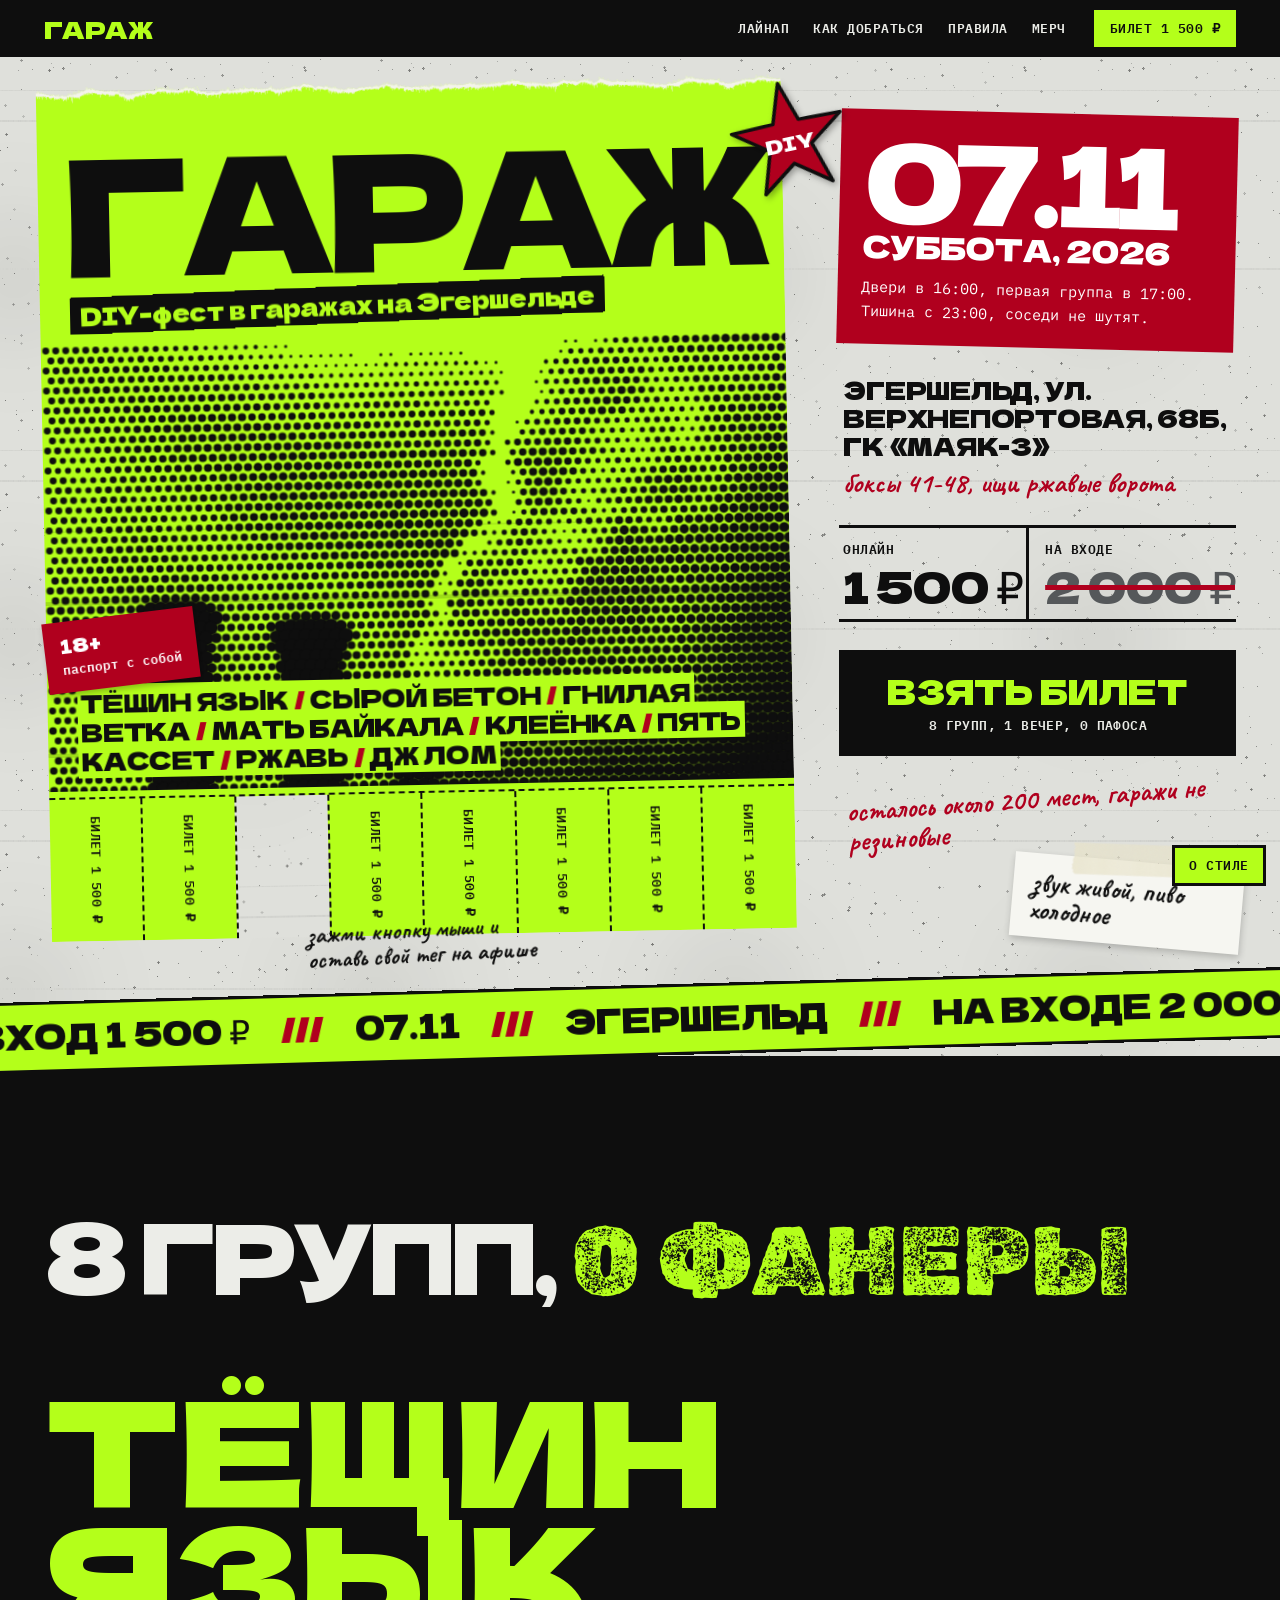
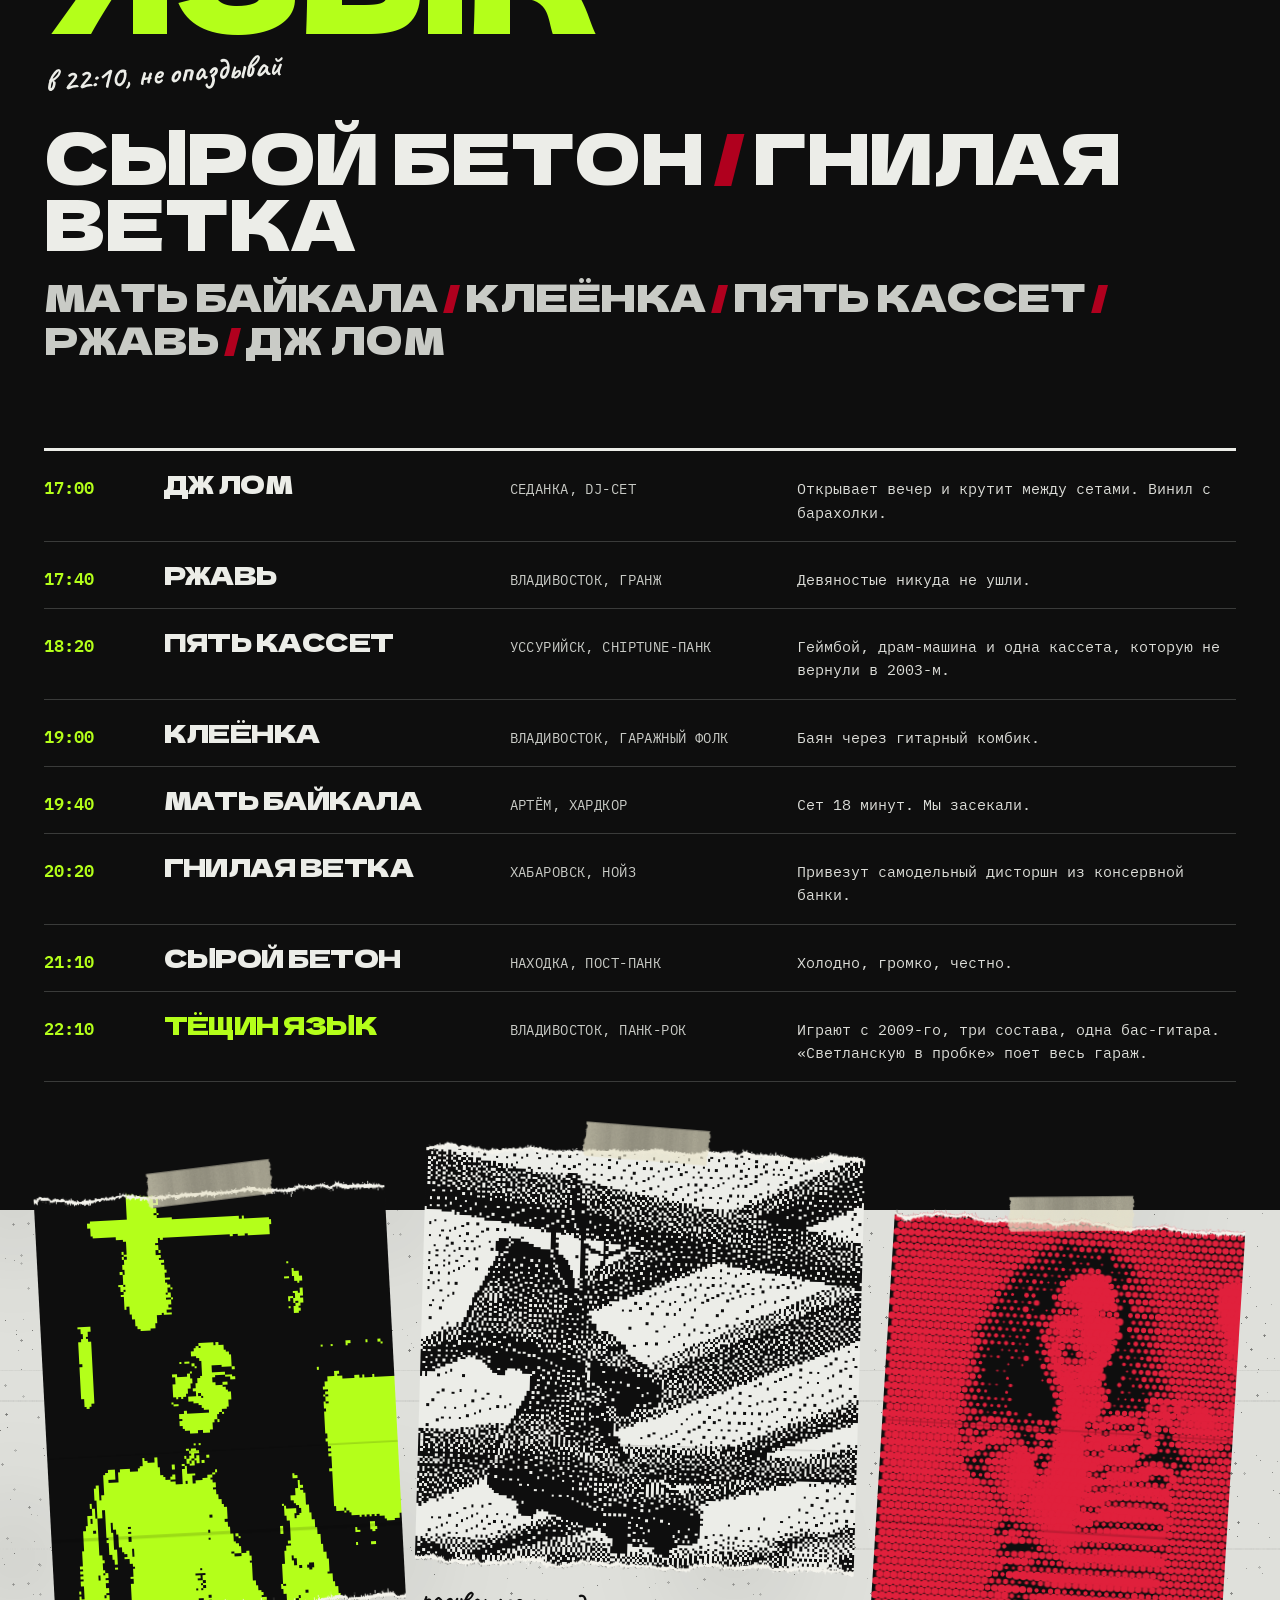
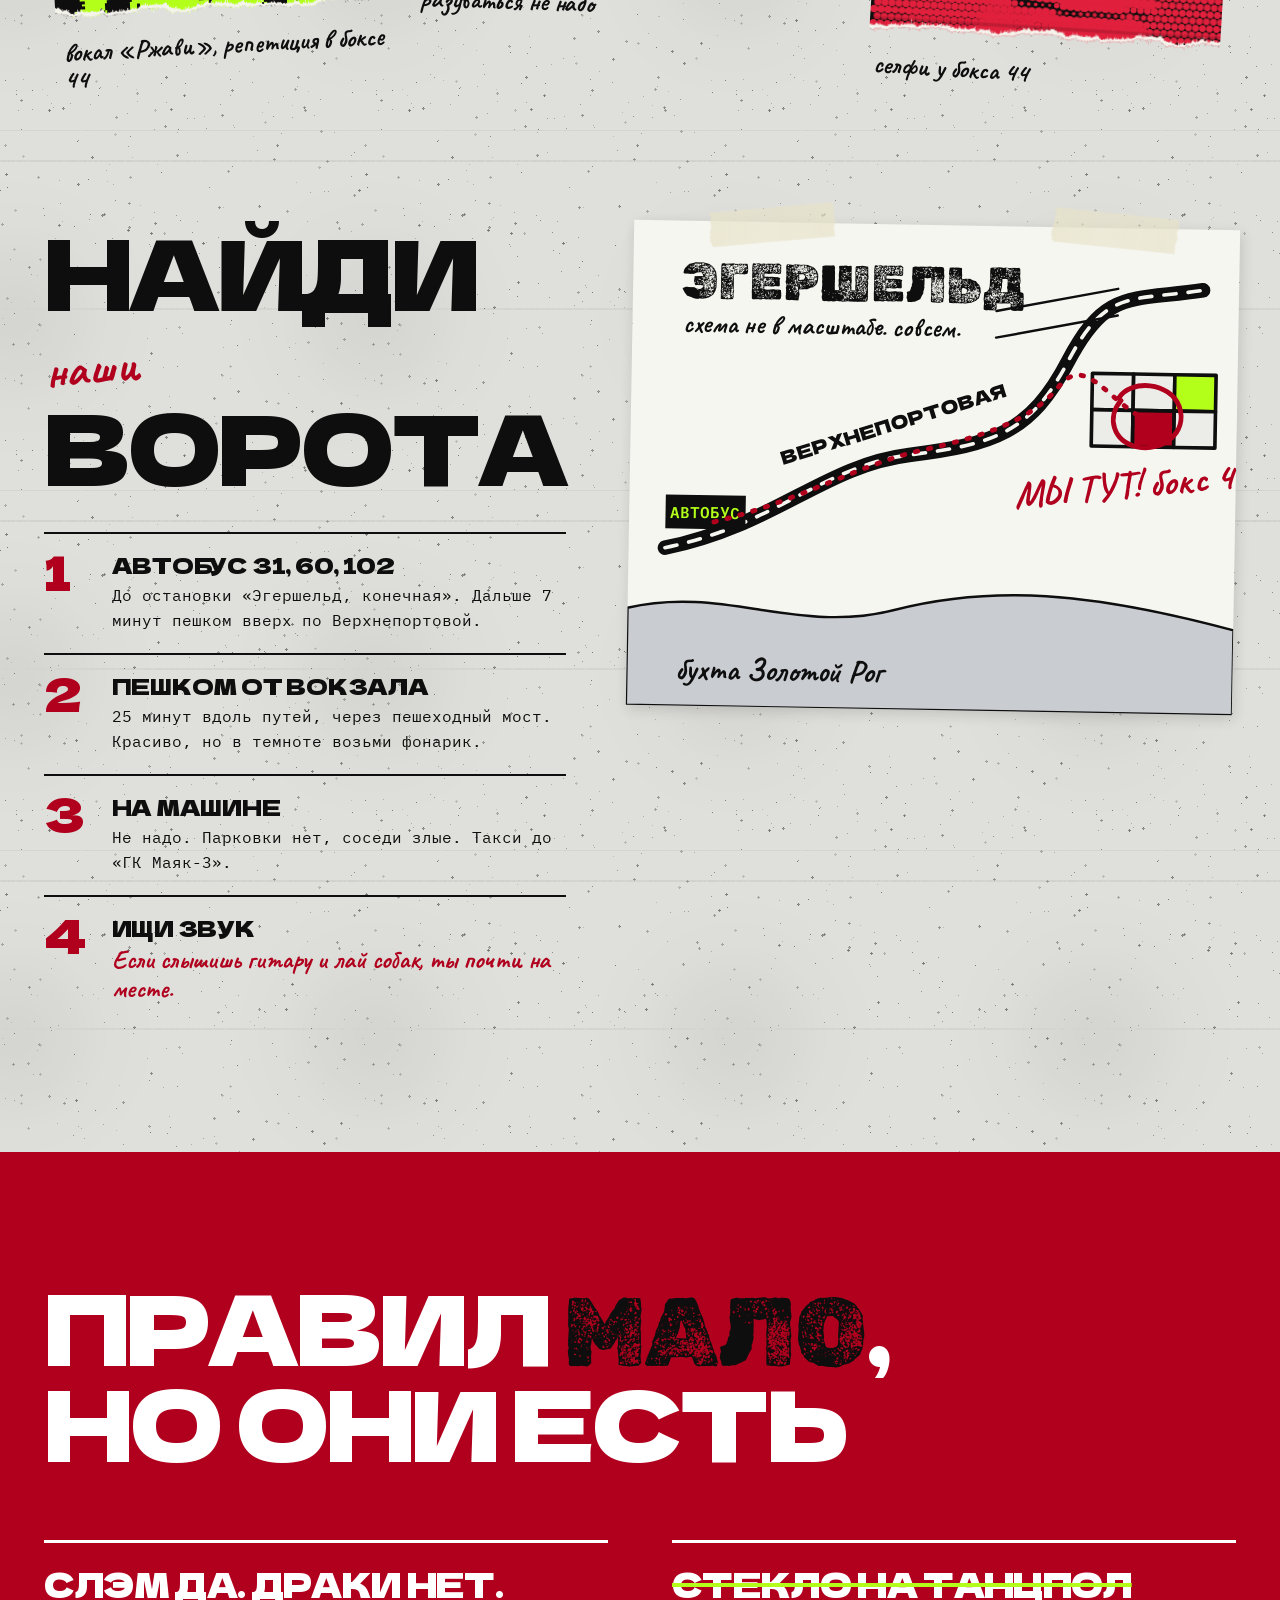
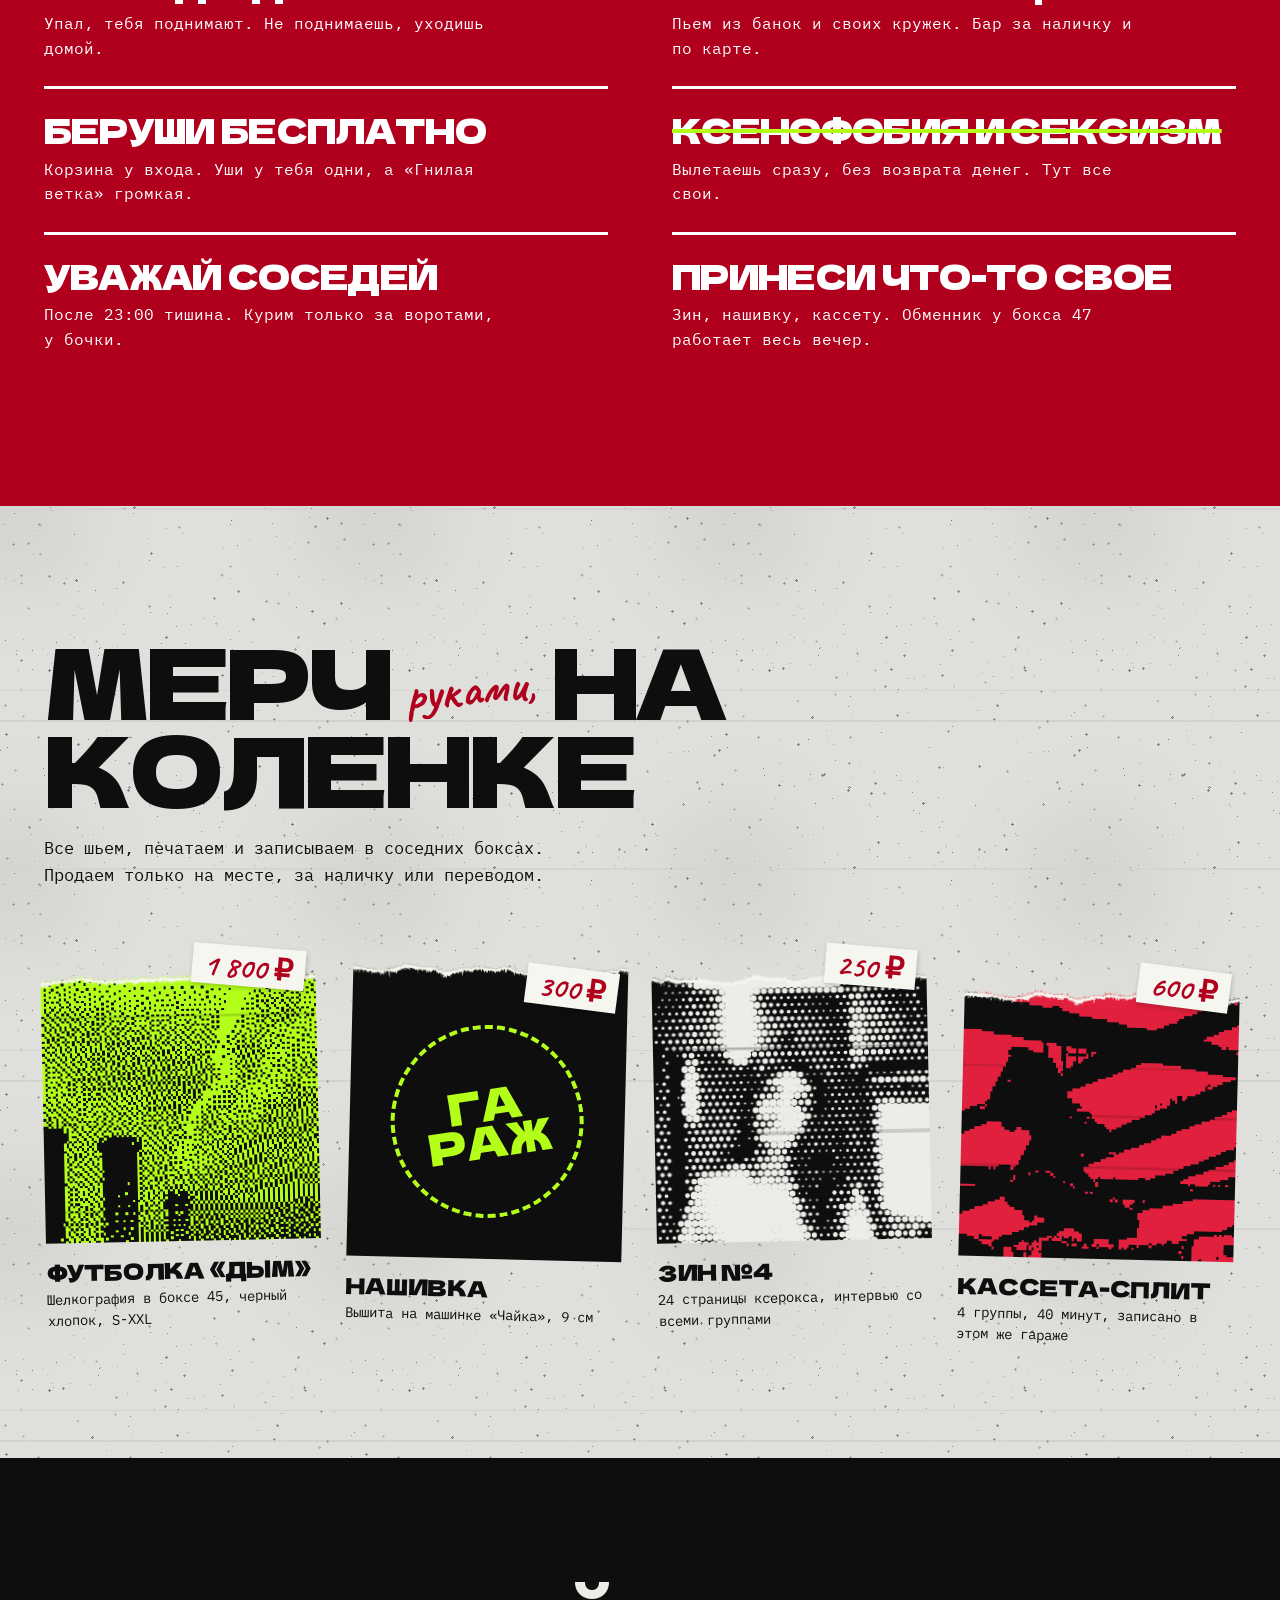
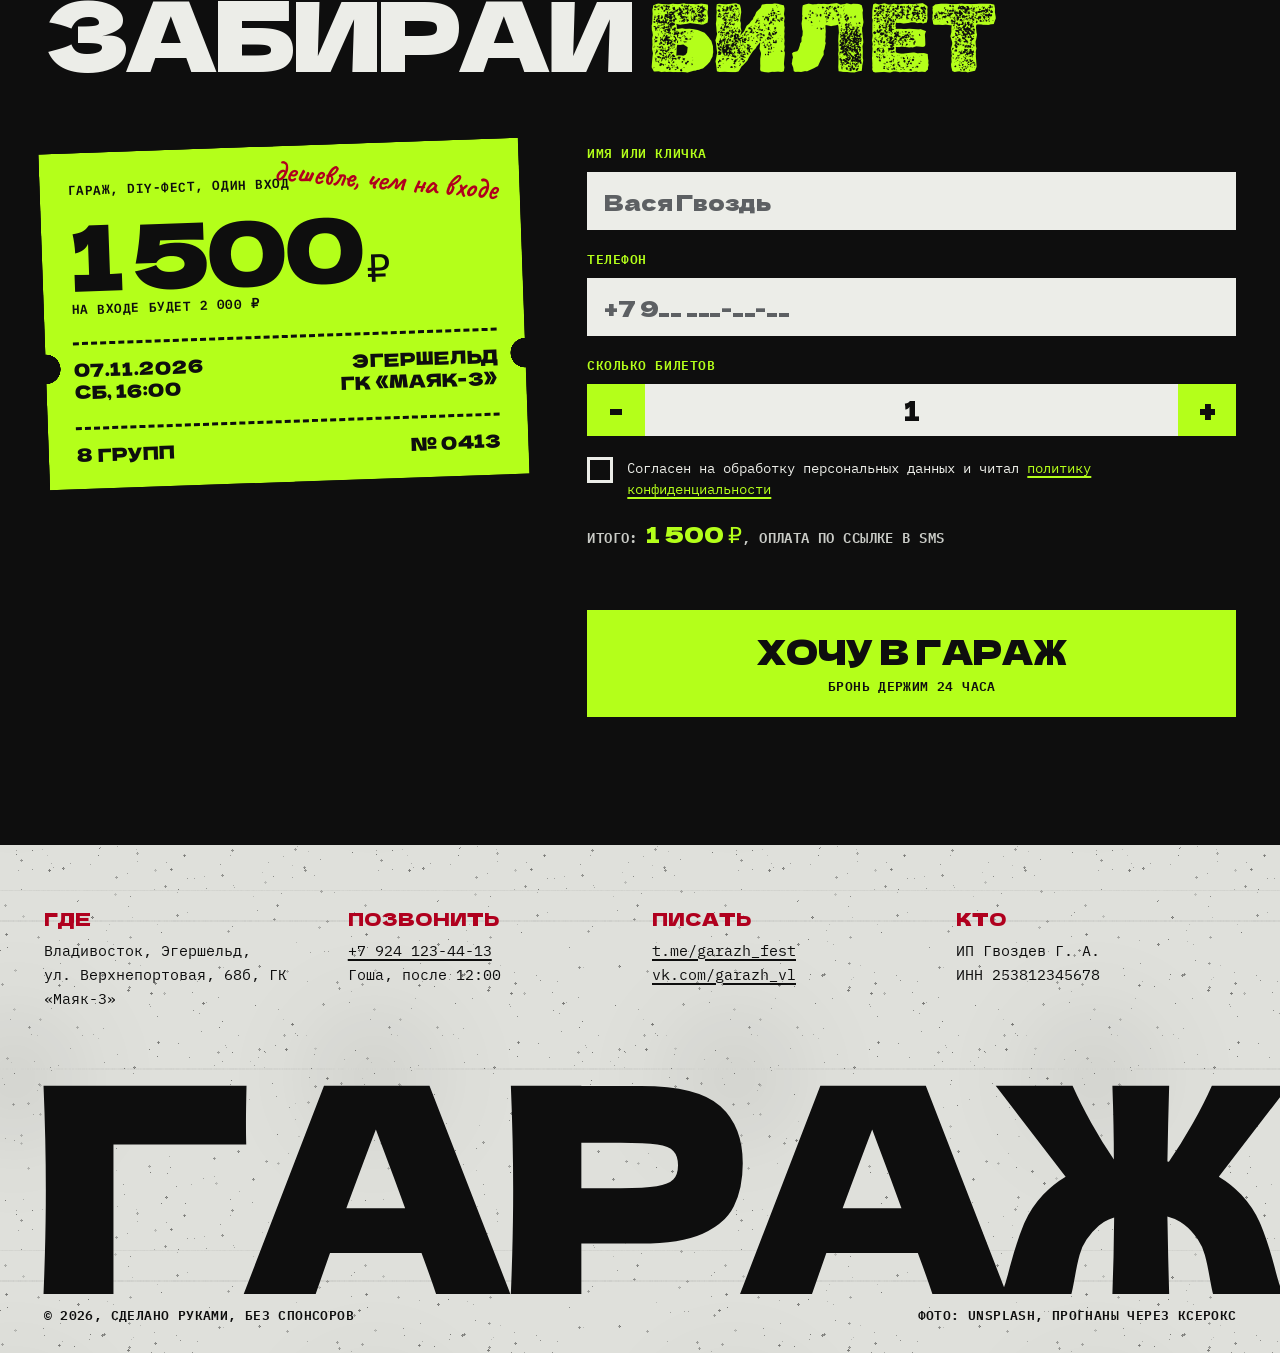
<file: sites/06-punk-grunge/index.html>
<!doctype html>
<html lang="ru">
<!-- impeccable-disable marquee: лента скотча с бегущим текстом, единственная вечная анимация, только transform и пауза вне экрана -->
<!-- impeccable-disable all-caps-body: состав групп на афише набран капсом Dela Gothic как на настоящем гиг-постере, это строка-перечень, не абзац -->
<head>
<meta charset="utf-8">
<meta name="viewport" content="width=device-width, initial-scale=1">
<title>ГАРАЖ · DIY-фест на Эгершельде · 7 ноября 2026</title>
<meta name="description" content="ГАРАЖ: DIY-фестиваль в старых гаражах на Эгершельде. 7 ноября 2026, 8 групп, вход 1 500 ₽.">
<link rel="stylesheet" href="../../assets/fonts/fonts.css">
<style>
:root{
  --wall:#dfe0db;--paper:#ecede8;--ink:#0e0e0e;--acid:#b4ff1a;--blood:#b0001e;--steel:#9fa3a6;
  --dela:'Dela Gothic One','Russo One',sans-serif;--dirt:'Rubik Dirt','Dela Gothic One',sans-serif;
  --hand:'Caveat',cursive;--mono:'IBM Plex Mono',ui-monospace,monospace;
  --pad:clamp(16px,3.4vw,52px);
  --wallT:url([data-uri]);
  --acidT:url([data-uri]);--inkT:url([data-uri]);
  --tape:url([data-uri]);
}
*{box-sizing:border-box;margin:0;padding:0}
html{background:var(--ink);scroll-padding-top:64px;overflow-x:clip}
body{background:var(--wall) var(--wallT) 0 0/360px;color:var(--ink);font:400 16px/1.6 var(--mono);overflow-x:clip}
img{display:block;max-width:100%}
a{color:inherit;text-underline-offset:.18em;text-decoration-thickness:2px}
::selection{background:var(--acid);color:var(--ink)}
:focus-visible{outline:3px solid var(--blood);outline-offset:3px}
html{scrollbar-color:var(--ink) var(--wall)}

/* ===== Бумага: рваный край. Растровые полосы из PIL (форма отрыва + белая волокнистая кромка).
   Без CSS-масок: у HTML-блоков край дорисован полосой цвета бумаги сверху, у фото край вырезан прямо в canvas. ===== */
.edge-acid,.edge-ink{position:relative}
.edge-acid::before,.edge-ink::before{content:"";position:absolute;left:0;right:0;top:-27px;height:28px;pointer-events:none;background:var(--acidT) 0 0/600px 28px repeat-x}
.edge-ink::before{background-image:var(--inkT)}
.tape{position:absolute;width:130px;height:35px;background:var(--tape) 0 0/100% 100%;z-index:12;pointer-events:none}

/* ===== Шапка ===== */
.top{position:sticky;top:0;z-index:70;display:flex;align-items:center;gap:28px;background:var(--ink);color:var(--paper);padding:10px var(--pad);font:600 13px/1 var(--mono);text-transform:uppercase;letter-spacing:.04em}
.top .lg{font:400 24px/1 var(--dela);color:var(--acid);text-decoration:none;letter-spacing:-.02em}
.top nav{display:flex;gap:24px;margin-left:auto}
.top nav a{text-decoration:none;padding:8px 0}
.top nav a:hover{color:var(--acid);text-decoration:line-through;text-decoration-color:var(--blood)}
.top .btn{background:var(--acid);color:var(--ink);text-decoration:none;padding:12px 16px;white-space:nowrap}
.top .btn:hover{background:var(--paper)}
@media (max-width:860px){.top nav{display:none}.top .btn{margin-left:auto}}

/* ===== HERO: афиша, приклеенная к стене ===== */
.hero{position:relative;padding:44px var(--pad) 84px;overflow:hidden}
.hero-grid{display:grid;grid-template-columns:minmax(0,1.5fr) minmax(300px,.8fr);gap:clamp(24px,4vw,64px);align-items:start}
.poster{position:relative;container-type:inline-size;background:var(--acid);color:var(--ink);transform:rotate(-1.1deg);
  animation:paste .7s cubic-bezier(.16,1,.3,1) both;user-select:none;-webkit-user-select:none}
@keyframes paste{from{transform:rotate(-3deg) scale(1.05);opacity:0}to{transform:rotate(-1.1deg)}}
.poster .ph{position:absolute;left:0;right:0;top:32cqi;bottom:150px}
.poster .ph img,.poster .ph canvas{position:absolute;inset:0;width:100%;height:100%;object-fit:cover;display:block}
.poster .ph img{filter:grayscale(1) contrast(2.2);mix-blend-mode:multiply;object-position:50% 70%}
.ph img.baked{filter:none!important;mix-blend-mode:normal!important}
.poster h1{position:relative;z-index:3;padding:34px 4cqi 0;font-weight:400}
.poster h1 .w{display:block;font:400 21.6cqi/.82 var(--dela);letter-spacing:-.045em;margin-left:-.03em;text-transform:uppercase}
.poster h1 .s{display:inline-block;margin-top:2.4cqi;font:400 clamp(18px,3.3cqi,32px)/1.1 var(--dela);letter-spacing:-.01em;background:var(--ink);color:var(--acid);padding:.22em .4em .18em;transform:rotate(-1.4deg)}
.poster .bill{position:relative;z-index:3;margin:clamp(220px,48cqi,520px) 4cqi 0;font:400 clamp(17px,3.3cqi,32px)/1.18 var(--dela);text-transform:uppercase;letter-spacing:-.01em}
.poster .bill span{background:var(--acid);box-decoration-break:clone;-webkit-box-decoration-break:clone;padding:0 .14em}
.poster .bill b{font-weight:400;color:var(--blood)}
.pulls{position:relative;z-index:3;display:flex;margin-top:22px;border-top:2px dashed var(--ink)}
.pulls a{flex:1;min-width:0;height:142px;display:flex;align-items:center;justify-content:center;text-decoration:none;border-left:2px dashed var(--ink);
  writing-mode:vertical-rl;transform-origin:50% 0;padding:12px 0;font:600 13px/1.25 var(--mono);text-transform:uppercase;letter-spacing:.02em;transition:transform .5s cubic-bezier(.16,1,.3,1),opacity .5s}
.pulls a:first-child{border-left:0}
.pulls a:hover{background:var(--ink);color:var(--acid)}
.pulls a.gone{transform:translateY(60px) rotate(14deg);opacity:0}
.pulls i{flex:1;border-left:2px dashed var(--ink);background:var(--wall) var(--wallT) 0 0/360px}
@container (max-width:520px){.pulls a:nth-child(n+6),.pulls i{display:none}.pulls a{height:120px}}

.facts{position:relative;z-index:5;display:flex;flex-direction:column;gap:28px;padding-top:12px}
.date{background:var(--blood);color:#fff;padding:22px 24px 22px;transform:rotate(1.4deg)}
.date b{display:block;font:400 clamp(86px,8.6vw,142px)/.8 var(--dela);letter-spacing:-.05em}
.date span{display:block;font:400 clamp(26px,2.4vw,36px)/1.05 var(--dela);text-transform:uppercase;margin-top:10px}
.date p{font:400 15px/1.55 var(--mono);margin-top:14px}
.place{font:400 clamp(22px,1.9vw,28px)/1.15 var(--dela);text-transform:uppercase;letter-spacing:-.01em;padding-left:4px}
.place em{display:block;font:700 28px/1.05 var(--hand);text-transform:none;color:var(--blood);margin-top:8px;font-style:normal;letter-spacing:0}
.price{display:grid;grid-template-columns:1fr 1fr;border-top:3px solid var(--ink);border-bottom:3px solid var(--ink)}
.price div{padding:14px 4px 12px}
.price div+div{border-left:3px solid var(--ink);padding-left:16px}
.price small{display:block;font:600 13px/1.2 var(--mono);text-transform:uppercase;letter-spacing:.04em}
.price b{display:block;font:400 clamp(38px,3.4vw,54px)/1 var(--dela);letter-spacing:-.04em;margin-top:6px;white-space:nowrap}
.price div+div b{color:#55585a;text-decoration:line-through;text-decoration-color:var(--blood);text-decoration-thickness:5px}
.go{display:block;width:100%;background:var(--ink);color:var(--acid);text-align:center;text-decoration:none;font:400 clamp(28px,2.6vw,40px)/1 var(--dela);text-transform:uppercase;padding:24px 16px 22px;border:0;cursor:pointer;transition:background .2s,color .2s}
.go:hover{background:var(--blood);color:#fff}
.go small{display:block;font:600 13px/1.3 var(--mono);color:var(--paper);margin-top:10px;letter-spacing:.03em}
.scrawl{font:700 clamp(26px,2.2vw,32px)/1.05 var(--hand);color:var(--blood);transform:rotate(-4deg);padding-left:8px}

/* стикеры (таскаются) */
.sticker{position:absolute;z-index:40;cursor:grab;touch-action:none;user-select:none;-webkit-user-select:none;transition:scale .25s cubic-bezier(.16,1,.3,1)}
.sticker.lift{scale:1.08;cursor:grabbing;z-index:45}
.st-age{background:var(--blood);color:#fff;font:400 19px/1.05 var(--dela);padding:14px 16px;transform:rotate(-7deg);text-transform:uppercase;box-shadow:2px 3px 6px #0004}
.st-age small{display:block;font:600 13px/1.3 var(--mono);margin-top:6px;text-transform:none}
.st-star{width:118px;height:118px;transform:rotate(-12deg);filter:drop-shadow(2px 3px 3px #0005)}
.st-star svg{width:100%;height:100%;display:block}
.st-note{background:#f6f6f1;color:var(--ink);padding:16px 18px 14px;font:700 27px/1 var(--hand);transform:rotate(5deg);box-shadow:1px 3px 7px #0003;max-width:230px}
.st-note .tape{left:50%;top:-17px;margin-left:-60px;width:120px;height:32px;transform:rotate(-3deg)}
.hint{position:absolute;z-index:41;font:700 24px/1.05 var(--hand);color:var(--ink);transform:rotate(-3deg);pointer-events:none;max-width:240px;display:none}
@media (pointer:fine) and (min-width:901px){.hint{display:block}.hero.tagged .hint{opacity:0;transition:opacity .4s}}
#spray{position:absolute;left:0;top:0;pointer-events:none;z-index:30}
.hero.can{cursor:url("data:image/svg+xml,%3Csvg xmlns='http://www.w3.org/2000/svg' width='30' height='38' viewBox='0 0 30 38'%3E%3Crect x='8' y='12' width='16' height='24' rx='2' fill='%230e0e0e'/%3E%3Crect x='8' y='18' width='16' height='8' fill='%23b4ff1a'/%3E%3Crect x='12' y='6' width='8' height='7' fill='%23777'/%3E%3Ccircle cx='4' cy='4' r='3' fill='%23b0001e'/%3E%3C/svg%3E") 4 4,crosshair}
@media (max-width:900px){
  .hero{padding-top:28px;padding-bottom:64px}
  .hero-grid{grid-template-columns:1fr}
  .poster .ph{bottom:130px}
  .poster .bill{margin-top:clamp(200px,70cqi,420px)}
  .facts{display:grid;grid-template-columns:1fr;gap:24px}
  .st-age{left:auto!important;right:12px;top:calc(28px + 64vw)!important}
  .st-star{left:auto!important;right:14px!important;top:calc(28px + 40vw)!important;width:84px;height:84px}
  .st-note{display:none}
}

/* бегущая лента скотча */
.belt{background:var(--acid);border-block:3px solid var(--ink);overflow:hidden;white-space:nowrap;position:relative;z-index:8;transform:rotate(-1.6deg);margin:-34px -24px 0;padding:14px 0 12px}
.belt .tr{display:inline-flex;gap:30px;padding-right:30px;font:400 clamp(24px,2.6vw,36px)/1 var(--dela);text-transform:uppercase;animation:belt 38s linear infinite}
.belt .tr i{font-style:normal;color:var(--blood)}
@keyframes belt{to{transform:translateX(-50%)}}
.belt.off .tr{animation-play-state:paused}

/* ===== секции ===== */
section{position:relative;padding:clamp(88px,10vw,150px) var(--pad)}
h2{font:400 clamp(50px,7.6vw,118px)/.9 var(--dela);letter-spacing:-.04em;text-transform:uppercase;text-wrap:balance}
h2 .dirt{font-family:var(--dirt);letter-spacing:-.01em}
h2 .hand{font:700 clamp(28px,3.8vw,60px)/1 var(--hand);text-transform:none;letter-spacing:0;color:var(--blood);display:inline-block;transform:rotate(-5deg);vertical-align:.3em}
.lede{max-width:56ch;font:400 17px/1.6 var(--mono);margin-top:26px}

/* ЛАЙНАП: биллинг как на настоящей афише + порядок выхода */
.lineup{background:var(--ink) none;color:var(--paper);padding-top:clamp(110px,12vw,170px)}
.lineup h2 .dirt{color:var(--acid)}
.billing{margin-top:clamp(48px,6vw,84px);text-transform:uppercase;font-family:var(--dela);letter-spacing:-.035em}
.billing .head{display:flex;align-items:flex-end;gap:24px;flex-wrap:wrap;font-size:clamp(58px,11.4vw,184px);line-height:.86;color:var(--acid)}
.billing .head em{font:700 clamp(26px,2.4vw,36px)/1.05 var(--hand);text-transform:none;letter-spacing:0;color:var(--paper);transform:rotate(-4deg);margin-bottom:.5em;font-style:normal}
.billing .sup{font-size:clamp(34px,5.4vw,86px);line-height:.95;margin-top:18px}
.billing .rest{font-size:clamp(22px,3vw,46px);line-height:1.1;margin-top:20px;color:#c9cbc6;max-width:30ch}
.billing .sl{color:var(--blood);padding:0 .12em}
.ro{list-style:none;margin-top:clamp(56px,7vw,100px);border-top:3px solid var(--paper)}
.ro li{display:grid;grid-template-columns:96px minmax(0,1.1fr) minmax(0,.9fr) minmax(0,1.5fr);gap:8px 24px;padding:18px 0 17px;border-bottom:1px solid #ecede833;align-items:baseline}
.ro time{font:600 17px/1.2 var(--mono);color:var(--acid);font-variant-numeric:tabular-nums}
.ro b{font:400 clamp(22px,2vw,28px)/1.1 var(--dela);text-transform:uppercase;letter-spacing:-.02em;font-weight:400}
.ro span{font:400 14px/1.45 var(--mono);text-transform:uppercase;letter-spacing:.03em;color:#c9cbc6}
.ro p{font:400 15px/1.55 var(--mono);color:#dcddd8}
.ro li.hl b{color:var(--acid)}
@media (max-width:860px){.ro li{grid-template-columns:64px 1fr;gap:6px 14px}.ro span,.ro p{grid-column:2}}

/* фотоколлаж: ксерокопии, приклеенные скотчем */
.collage{position:relative;z-index:3;display:grid;grid-template-columns:1fr 1.25fr 1fr;gap:clamp(12px,2vw,28px);padding:0 var(--pad);margin:-70px 0 0;align-items:start}
.cut{position:relative}
.cut .ph{position:relative;aspect-ratio:4/5;background:var(--ink)}
.cut .ph img,.cut .ph canvas{position:absolute;inset:0;width:100%;height:100%;object-fit:cover;display:block}
.cut .ph img{filter:grayscale(1) contrast(2)}
.cut .ph:has(img.baked){background:none}
.cut:nth-child(1){transform:rotate(-3deg) translateY(40px)}
.cut:nth-child(2){transform:rotate(1.6deg)}
.cut:nth-child(2) .ph{aspect-ratio:1}
.cut:nth-child(3){transform:rotate(3.5deg) translateY(70px)}
.cut .tape{top:-14px;left:50%;margin-left:-65px;transform:rotate(-4deg)}
.cut:nth-child(2) .tape{transform:rotate(3deg)}
.cut p{font:700 26px/1.05 var(--hand);margin-top:12px;padding-left:6px;color:var(--ink)}
@media (max-width:760px){.collage{grid-template-columns:1fr 1fr;margin-top:-40px}.cut:nth-child(2){grid-column:1/-1;order:-1;width:86%;justify-self:center}.cut:nth-child(1),.cut:nth-child(3){transform:rotate(-2deg)}.cut:nth-child(3){transform:rotate(2.5deg) translateY(24px)}}

/* КАК ДОБРАТЬСЯ */
.route{display:grid;grid-template-columns:.9fr 1.1fr;gap:clamp(28px,5vw,80px);align-items:start;padding-top:clamp(150px,14vw,210px)}
.map{position:relative;background:#f6f6f1;aspect-ratio:5/4;transform:rotate(1deg);box-shadow:2px 4px 14px #0002}
.map svg{width:100%;height:100%;display:block}
.map .tape{top:-15px;left:12%;transform:rotate(-6deg)}
.map .tape+.tape{left:auto;right:10%;transform:rotate(5deg)}
.steps{list-style:none;counter-reset:s;margin-top:44px}
.steps li{counter-increment:s;position:relative;padding:18px 0 20px 68px;border-top:2px solid var(--ink);font:400 16px/1.55 var(--mono)}
.steps li::before{content:counter(s);position:absolute;left:0;top:14px;font:400 46px/1 var(--dela);color:var(--blood)}
.steps b{display:block;font:400 22px/1.15 var(--dela);text-transform:uppercase;margin-bottom:6px;font-weight:400;letter-spacing:-.01em}
.steps .h{font:700 26px/1.1 var(--hand);color:var(--blood)}
@media (max-width:900px){.route{grid-template-columns:1fr}.map{order:2}}

/* ПРАВИЛА */
.rules{background:var(--blood) none;color:#fff}
.rules h2 .dirt{color:var(--ink)}
.rl{display:grid;grid-template-columns:repeat(2,minmax(0,1fr));gap:0 clamp(28px,5vw,80px);margin-top:clamp(48px,6vw,80px);list-style:none}
.rl li{padding:24px 0 26px;border-top:3px solid #fff}
.rl b{display:block;font:400 clamp(26px,2.6vw,38px)/1 var(--dela);text-transform:uppercase;letter-spacing:-.02em;margin-bottom:10px;font-weight:400}
.rl p{font:400 16px/1.55 var(--mono);max-width:46ch}
.rl li.no b{text-decoration:line-through;text-decoration-thickness:.12em;text-decoration-color:var(--acid)}
@media (max-width:820px){.rl{grid-template-columns:1fr}}

/* МЕРЧ */
.merch-g{display:grid;grid-template-columns:repeat(4,minmax(0,1fr));gap:clamp(20px,2.4vw,34px);margin-top:clamp(48px,6vw,80px)}
.item{position:relative}
.item:nth-child(odd){transform:rotate(-1.2deg)}.item:nth-child(even){transform:rotate(1.4deg) translateY(18px)}
.item .ph{position:relative;aspect-ratio:1;background:var(--ink);display:grid;place-content:center}
.item canvas,.item .ph img{position:absolute;inset:0;width:100%;height:100%;display:block;object-fit:cover}
.item .ph img{filter:grayscale(1) contrast(2)}
.item .ph:has(img.baked){background:none}
.item h3{font:400 22px/1.1 var(--dela);text-transform:uppercase;margin-top:16px;letter-spacing:-.01em;font-weight:400}
.item p{font:400 14px/1.5 var(--mono);margin-top:6px}
.item .pr{position:absolute;right:10px;top:-18px;z-index:13;background:#f6f6f1;font:700 30px/1 var(--hand);color:var(--blood);padding:6px 12px 4px;transform:rotate(6deg);box-shadow:1px 2px 5px #0003}
.patch{font:400 clamp(30px,3.4vw,48px)/.85 var(--dela);color:var(--acid);text-align:center;text-transform:uppercase;border:4px dashed var(--acid);border-radius:50%;width:70cqi;aspect-ratio:1;display:grid;place-content:center;transform:rotate(-10deg)}
.item .ph:has(.patch){container-type:inline-size}
@media (max-width:900px){.merch-g{grid-template-columns:1fr 1fr;row-gap:44px}}

/* БИЛЕТ / ФОРМА */
.buy{background:var(--ink) none;color:var(--paper)}
.buy h2 .dirt{color:var(--acid)}
.bw{display:grid;grid-template-columns:.85fr 1.15fr;gap:clamp(28px,5vw,88px);align-items:start;margin-top:clamp(44px,5vw,72px)}
.ticket{background:var(--acid);color:var(--ink);position:relative;padding:28px 28px 24px;transform:rotate(-2deg);
  -webkit-mask:radial-gradient(circle 15px at 0 64%,#0000 98%,#000) left/51% 100% no-repeat,radial-gradient(circle 15px at 100% 64%,#0000 98%,#000) right/51% 100% no-repeat;
  mask:radial-gradient(circle 15px at 0 64%,#0000 98%,#000) left/51% 100% no-repeat,radial-gradient(circle 15px at 100% 64%,#0000 98%,#000) right/51% 100% no-repeat}
.ticket .k{font:600 13px/1.4 var(--mono);text-transform:uppercase;letter-spacing:.04em}
.ticket .big{font:400 clamp(66px,7vw,112px)/.85 var(--dela);letter-spacing:-.05em;margin:16px 0 8px}
.ticket .big small{font-size:.42em}
.ticket .row{display:flex;justify-content:space-between;gap:12px;border-top:3px dashed var(--ink);margin-top:24px;padding-top:14px;font:400 18px/1.2 var(--dela);text-transform:uppercase}
.ticket .row span:last-child{text-align:right}
.ticket .hand{font:700 30px/1 var(--hand);color:var(--blood);position:absolute;right:22px;top:22px;transform:rotate(7deg)}
form{display:flex;flex-direction:column;gap:22px}
form .go{background:var(--acid);color:var(--ink)}form .go small{color:var(--ink)}
form .go:hover{background:var(--paper);color:var(--ink)}
.fl{display:block;font:600 13px/1.2 var(--mono);text-transform:uppercase;letter-spacing:.04em;color:var(--acid)}
.fl input{display:block;width:100%;margin-top:10px;background:var(--paper);color:var(--ink);border:3px solid var(--paper);font:400 22px/1.2 var(--dela);padding:13px 14px;border-radius:0;outline:0;-webkit-appearance:none;appearance:none;letter-spacing:-.01em}
.fl input:focus{border-color:var(--acid);background:#fff}
.fl input::placeholder{color:#5d6063}
.qty{display:flex;margin-top:10px}
.qty button{width:58px;background:var(--acid);border:0;font:400 28px/1 var(--dela);cursor:pointer;color:var(--ink)}
.qty button:hover{background:var(--paper)}
.qty output{flex:1;background:var(--paper);color:var(--ink);font:400 26px/1 var(--dela);display:grid;place-content:center;padding:13px}
.ck{display:flex;gap:14px;align-items:flex-start;font:400 14px/1.5 var(--mono);cursor:pointer}
.ck input{appearance:none;-webkit-appearance:none;width:26px;height:26px;flex:none;border:3px solid var(--paper);cursor:pointer;display:grid;place-content:center;margin-top:-1px}
.ck input:checked{background:var(--acid);border-color:var(--acid)}
.ck input:checked::after{content:"";width:12px;height:12px;background:var(--ink);clip-path:polygon(0 0,20% 0,50% 35%,80% 0,100% 0,65% 50%,100% 100%,80% 100%,50% 65%,20% 100%,0 100%,35% 50%)}
.ck a{color:var(--acid)}
.tot{font:600 14px/1.5 var(--mono);text-transform:uppercase;letter-spacing:.03em;color:#c9cbc6}
.tot b{color:var(--acid);font:400 22px/1 var(--dela);letter-spacing:0}
.thx{display:none;position:relative;padding:8px 0 0}
.thx strong{display:inline-block;font:400 clamp(44px,5vw,78px)/.9 var(--dela);text-transform:uppercase;color:var(--ink);background:var(--acid);padding:.12em .2em .08em;transform:rotate(-3deg);animation:stamp .45s cubic-bezier(.16,1,.3,1) both}
@keyframes stamp{from{transform:rotate(-8deg) scale(1.6);opacity:0}to{transform:rotate(-3deg)}}
.thx p{font:700 30px/1.15 var(--hand);color:var(--paper);margin-top:24px;max-width:24ch}
form.ok>*:not(.thx){display:none}form.ok .thx{display:block}
.err{outline:3px solid var(--blood)!important;outline-offset:2px}
.errmsg{font:600 14px/1.4 var(--mono);color:#ff5a6e;min-height:1.4em}
@media (max-width:900px){.bw{grid-template-columns:1fr}.ticket{transform:rotate(-1.2deg)}}
@media (max-width:560px){.ticket .hand{position:static;display:block;margin:0 0 14px;transform:rotate(-2deg)}}

/* ПОДВАЛ */
footer{position:relative;padding:64px var(--pad) 28px;overflow:hidden}
.fg{display:grid;grid-template-columns:repeat(4,minmax(0,1fr));gap:24px;font:400 15px/1.6 var(--mono)}
.fg h3{font:400 18px/1 var(--dela);text-transform:uppercase;margin-bottom:12px;color:var(--blood);font-weight:400}
.fbig{font:400 clamp(80px,22.4vw,380px)/.8 var(--dela);text-transform:uppercase;margin-top:44px;white-space:nowrap;letter-spacing:-.05em;color:var(--ink);margin-left:-.04em}
.flow{display:flex;justify-content:space-between;flex-wrap:wrap;gap:12px;font:600 13px/1.5 var(--mono);text-transform:uppercase;letter-spacing:.03em;margin-top:22px}
@media (max-width:820px){.fg{grid-template-columns:1fr 1fr}}
@media (max-width:520px){.fg{grid-template-columns:1fr}}

/* О стиле */
.ib{position:fixed;right:14px;bottom:14px;z-index:97;background:var(--acid);color:var(--ink);border:3px solid var(--ink);font:600 13px/1 var(--mono);padding:11px 14px;cursor:pointer;text-transform:uppercase;letter-spacing:.04em}
.ib:hover{background:var(--paper)}
.ip{position:fixed;right:14px;bottom:66px;z-index:97;width:min(440px,calc(100vw - 28px));max-height:calc(100vh - 100px);overflow:auto;background:#f6f6f1;color:var(--ink);border:3px solid var(--ink);padding:22px 22px 24px;font:400 14px/1.55 var(--mono);display:none;box-shadow:4px 8px 24px #0005}
.ip.open{display:block}
.ip h2{font:400 36px/.95 var(--dela);text-transform:uppercase;margin-bottom:10px;letter-spacing:-.03em}
.ip h2 span{color:var(--blood)}
.ip h3{font:400 16px/1.1 var(--dela);text-transform:uppercase;margin:18px 0 6px;color:var(--blood);font-weight:400}
.ip ul{list-style:none}.ip li{padding-left:16px;position:relative}.ip li::before{content:"*";position:absolute;left:0;color:var(--blood);font-weight:700}
.ip .x{position:absolute;right:10px;top:10px;background:var(--ink);color:var(--acid);border:0;font:600 13px/1 var(--mono);padding:9px 11px;cursor:pointer}
.ip .not{margin-top:16px;padding-top:12px;border-top:2px solid var(--ink)}

@media (prefers-reduced-motion:reduce){
  *,*::before,*::after{animation:none!important;transition:none!important}
}
</style>
</head>
<body>

<header class="top">
  <a class="lg" href="#top">ГАРАЖ</a>
  <nav aria-label="Разделы"><a href="#lineup">Лайнап</a><a href="#route">Как добраться</a><a href="#rules">Правила</a><a href="#merch">Мерч</a></nav>
  <a class="btn" href="#buy">Билет 1 500 ₽</a>
</header>

<main>
<section class="hero" id="top">
  <div class="hero-grid">
    <div class="poster edge-acid" id="poster">
      <div class="ph"><img src="../../assets/photos/red-smoke.webp" alt="" width="1280" height="850"><canvas data-src="red-smoke" data-mode="halftone" data-ink="#0e0e0e" data-bg="#b4ff1a" data-fy=".62" aria-hidden="true"></canvas></div>
      <h1><span class="w">Гараж</span><span class="s">DIY-фест в гаражах на Эгершельде</span></h1>
      <p class="bill"><span>Тёщин язык <b>/</b> Сырой бетон <b>/</b> Гнилая ветка <b>/</b> Мать Байкала <b>/</b> Клеёнка <b>/</b> Пять кассет <b>/</b> Ржавь <b>/</b> ДЖ Лом</span></p>
      <div class="pulls" id="pulls">
        <a href="#buy">билет 1 500 ₽</a><a href="#buy">билет 1 500 ₽</a><i></i><a href="#buy">билет 1 500 ₽</a><a href="#buy">билет 1 500 ₽</a><a href="#buy">билет 1 500 ₽</a><a href="#buy">билет 1 500 ₽</a><a href="#buy">билет 1 500 ₽</a>
      </div>
    </div>
    <div class="facts">
      <div class="date"><b>07.11</b><span>суббота, 2026</span><p>Двери в 16:00, первая группа в 17:00. Тишина с 23:00, соседи не шутят.</p></div>
      <p class="place">Эгершельд, ул. Верхнепортовая, 68б, ГК «Маяк-3»<em>боксы 41-48, ищи ржавые ворота</em></p>
      <div class="price"><div><small>онлайн</small><b>1 500 ₽</b></div><div><small>на входе</small><b>2 000 ₽</b></div></div>
      <a class="go" href="#buy">Взять билет<small>8 групп, 1 вечер, 0 пафоса</small></a>
      <p class="scrawl">осталось около 200 мест, гаражи не резиновые</p>
    </div>
  </div>
  <div class="sticker st-age" style="left:3.5%;top:58%" data-drag>18+<small>паспорт с собой</small></div>
  <div class="sticker st-star" style="left:57%;top:22px" data-drag aria-hidden="true">
    <svg viewBox="0 0 100 100"><path d="M50 3 61 36 97 37 68 58 79 93 50 72 21 93 32 58 3 37 39 36Z" fill="#b0001e" stroke="#0e0e0e" stroke-width="3" stroke-linejoin="round"/><text x="50" y="61" text-anchor="middle" font-family="Dela Gothic One" font-size="17" fill="#fff">DIY</text></svg>
  </div>
  <div class="sticker st-note" style="right:3%;bottom:74px" data-drag><span class="tape"></span>звук живой, пиво холодное</div>
  <p class="hint" style="left:24%;bottom:52px">зажми кнопку мыши и оставь свой тег на афише</p>
  <canvas id="spray" aria-hidden="true"></canvas>
</section>

<div class="belt" aria-hidden="true"><div class="tr"><span>Вход 1 500 ₽</span><i>///</i><span>07.11</span><i>///</i><span>Эгершельд</span><i>///</i><span>на входе 2 000 ₽</span><i>///</i><span>8 групп</span><i>///</i><span>Вход 1 500 ₽</span><i>///</i><span>07.11</span><i>///</i><span>Эгершельд</span><i>///</i><span>на входе 2 000 ₽</span><i>///</i><span>8 групп</span><i>///</i></div></div>

<section class="lineup" id="lineup">
  <h2>8 групп, <span class="dirt">0 фанеры</span></h2>
  <div class="billing" aria-label="Состав фестиваля">
    <p class="head">Тёщин язык <em>в 22:10, не опаздывай</em></p>
    <p class="sup">Сырой бетон<span class="sl">/</span>Гнилая ветка</p>
    <p class="rest">Мать Байкала<span class="sl">/</span>Клеёнка<span class="sl">/</span>Пять кассет<span class="sl">/</span>Ржавь<span class="sl">/</span>ДЖ Лом</p>
  </div>
  <ol class="ro" aria-label="Порядок выхода">
    <li><time>17:00</time><b>ДЖ Лом</b><span>Седанка, DJ-сет</span><p>Открывает вечер и крутит между сетами. Винил с барахолки.</p></li>
    <li><time>17:40</time><b>Ржавь</b><span>Владивосток, гранж</span><p>Девяностые никуда не ушли.</p></li>
    <li><time>18:20</time><b>Пять кассет</b><span>Уссурийск, chiptune-панк</span><p>Геймбой, драм-машина и одна кассета, которую не вернули в 2003-м.</p></li>
    <li><time>19:00</time><b>Клеёнка</b><span>Владивосток, гаражный фолк</span><p>Баян через гитарный комбик.</p></li>
    <li><time>19:40</time><b>Мать Байкала</b><span>Артём, хардкор</span><p>Сет 18 минут. Мы засекали.</p></li>
    <li><time>20:20</time><b>Гнилая ветка</b><span>Хабаровск, нойз</span><p>Привезут самодельный дисторшн из консервной банки.</p></li>
    <li><time>21:10</time><b>Сырой бетон</b><span>Находка, пост-панк</span><p>Холодно, громко, честно.</p></li>
    <li class="hl"><time>22:10</time><b>Тёщин язык</b><span>Владивосток, панк-рок</span><p>Играют с 2009-го, три состава, одна бас-гитара. «Светланскую в пробке» поет весь гараж.</p></li>
  </ol>
</section>

<div class="collage" aria-hidden="true">
  <figure class="cut"><span class="tape"></span><div class="ph"><img src="../../assets/photos/portrait-woman-bw.webp" alt="" loading="lazy" decoding="async" width="853" height="1280"><canvas data-tear="2" data-src="portrait-woman-bw" data-mode="threshold" data-ink="#b4ff1a" data-bg="#0e0e0e" data-fy=".3"></canvas></div><p>вокал «Ржави», репетиция в боксе 44</p></figure>
  <figure class="cut"><span class="tape"></span><div class="ph"><img src="../../assets/photos/boots-bw.webp" alt="" loading="lazy" decoding="async" width="1280" height="1280"><canvas data-tear="2" data-src="boots-bw" data-mode="dither" data-ink="#0e0e0e" data-bg="#ecede8"></canvas></div><p>разуваться не надо</p></figure>
  <figure class="cut"><span class="tape"></span><div class="ph"><img src="../../assets/photos/redhead-selfie.webp" alt="" loading="lazy" decoding="async" width="1280" height="853"><canvas data-tear="2" data-src="redhead-selfie" data-mode="halftone" data-ink="#e0203c" data-bg="#0e0e0e" data-fy=".35"></canvas></div><p>селфи у бокса 44</p></figure>
</div>

<section class="route" id="route">
  <div>
    <h2>Найди <span class="hand">наши</span> ворота</h2>
    <ol class="steps">
      <li><b>Автобус 31, 60, 102</b>До остановки «Эгершельд, конечная». Дальше 7 минут пешком вверх по Верхнепортовой.</li>
      <li><b>Пешком от вокзала</b>25 минут вдоль путей, через пешеходный мост. Красиво, но в темноте возьми фонарик.</li>
      <li><b>На машине</b>Не надо. Парковки нет, соседи злые. Такси до «ГК Маяк-3».</li>
      <li><b>Ищи звук</b><span class="h">Если слышишь гитару и лай собак, ты почти на месте.</span></li>
    </ol>
  </div>
  <div class="map" role="img" aria-label="Нарисованная от руки схема: остановка Эгершельд, Верхнепортовая улица, гаражи, бокс 44">
    <span class="tape"></span><span class="tape"></span>
    <svg viewBox="0 0 500 400" fill="none" stroke="#0e0e0e" stroke-linecap="round" stroke-linejoin="round">
      <path d="M0 320 C80 300 140 340 220 318 S380 300 500 330 L500 400 0 400Z" fill="#c9ccd1" stroke-width="2"/>
      <text x="40" y="378" font-family="Caveat" font-weight="700" font-size="26" fill="#0e0e0e" stroke="none">бухта Золотой Рог</text>
      <path d="M30 270 C120 250 160 200 230 190 S330 170 360 110 410 60 470 50" stroke-width="12" stroke="#0e0e0e"/>
      <path d="M30 270 C120 250 160 200 230 190 S330 170 360 110 410 60 470 50" stroke-width="3" stroke="#f6f6f1" stroke-dasharray="10 10"/>
      <text x="126" y="200" font-family="Dela Gothic One" font-size="15" fill="#0e0e0e" stroke="none" transform="rotate(-18 126 200)">ВЕРХНЕПОРТОВАЯ</text>
      <g transform="translate(30 226)"><rect width="66" height="28" fill="#0e0e0e" stroke="none"/><text x="33" y="19" text-anchor="middle" font-family="IBM Plex Mono" font-weight="600" font-size="13" fill="#b4ff1a" stroke="none">АВТОБУС</text></g>
      <path d="M300 70 l100 -20 M300 92 l100 -20" stroke-width="2"/>
      <g fill="#ecede8" stroke-width="3">
        <rect x="380" y="120" width="34" height="30"/><rect x="414" y="120" width="34" height="30"/><rect x="448" y="120" width="34" height="30" fill="#b4ff1a"/>
        <rect x="380" y="150" width="34" height="30"/><rect x="414" y="150" width="34" height="30" fill="#b0001e"/><rect x="448" y="150" width="34" height="30"/>
      </g>
      <path d="M70 248 C140 230 190 198 240 186 S330 160 352 132 S390 140 425 158" stroke="#b0001e" stroke-width="4" stroke-dasharray="2 9"/>
      <path d="M402 140 c10 -16 42 -14 50 6 c8 22 -14 38 -34 34 c-20 -4 -26 -24 -14 -38" stroke="#b0001e" stroke-width="4"/>
      <text x="318" y="232" font-family="Caveat" font-weight="700" font-size="32" fill="#b0001e" stroke="none" transform="rotate(-6 318 232)">МЫ ТУТ! бокс 44</text>
      <text x="40" y="64" font-family="Rubik Dirt" font-size="42" fill="#0e0e0e" stroke="none">ЭГЕРШЕЛЬД</text>
      <text x="42" y="92" font-family="Caveat" font-weight="700" font-size="22" fill="#0e0e0e" stroke="none">схема не в масштабе. совсем.</text>
    </svg>
  </div>
</section>

<section class="rules" id="rules">
  <h2>Правил <span class="dirt">мало</span>, но они есть</h2>
  <ul class="rl">
    <li><b>Слэм да. Драки нет.</b><p>Упал, тебя поднимают. Не поднимаешь, уходишь домой.</p></li>
    <li class="no"><b>Стекло на танцпол</b><p>Пьем из банок и своих кружек. Бар за наличку и по карте.</p></li>
    <li><b>Беруши бесплатно</b><p>Корзина у входа. Уши у тебя одни, а «Гнилая ветка» громкая.</p></li>
    <li class="no"><b>Ксенофобия и сексизм</b><p>Вылетаешь сразу, без возврата денег. Тут все свои.</p></li>
    <li><b>Уважай соседей</b><p>После 23:00 тишина. Курим только за воротами, у бочки.</p></li>
    <li><b>Принеси что-то свое</b><p>Зин, нашивку, кассету. Обменник у бокса 47 работает весь вечер.</p></li>
  </ul>
</section>

<section id="merch">
  <h2>Мерч <span class="hand">руками,</span> на коленке</h2>
  <p class="lede">Все шьем, печатаем и записываем в соседних боксах. Продаем только на месте, за наличку или переводом.</p>
  <div class="merch-g">
    <div class="item"><span class="pr">1 800 ₽</span><div class="ph"><img src="../../assets/photos/red-smoke.webp" alt="" loading="lazy" decoding="async" width="1280" height="850"><canvas data-tear="1" data-src="red-smoke" data-mode="dither" data-ink="#b4ff1a" data-bg="#0e0e0e" aria-hidden="true"></canvas></div><h3>Футболка «Дым»</h3><p>Шелкография в боксе 45, черный хлопок, S-XXL</p></div>
    <div class="item"><span class="pr">300 ₽</span><div class="ph edge-ink"><div class="patch" aria-hidden="true">Га<br>раж</div></div><h3>Нашивка</h3><p>Вышита на машинке «Чайка», 9 см</p></div>
    <div class="item"><span class="pr">250 ₽</span><div class="ph"><img src="../../assets/photos/portrait-woman-bw.webp" alt="" loading="lazy" decoding="async" width="853" height="1280"><canvas data-tear="1" data-src="portrait-woman-bw" data-mode="halftone" data-ink="#ecede8" data-bg="#0e0e0e" data-fy=".3" aria-hidden="true"></canvas></div><h3>Зин №4</h3><p>24 страницы ксерокса, интервью со всеми группами</p></div>
    <div class="item"><span class="pr">600 ₽</span><div class="ph"><img src="../../assets/photos/boots-bw.webp" alt="" loading="lazy" decoding="async" width="1280" height="1280"><canvas data-tear="1" data-src="boots-bw" data-mode="threshold" data-ink="#e0203c" data-bg="#0e0e0e" aria-hidden="true"></canvas></div><h3>Кассета-сплит</h3><p>4 группы, 40 минут, записано в этом же гараже</p></div>
  </div>
</section>

<section class="buy" id="buy">
  <h2>Забирай <span class="dirt">билет</span></h2>
  <div class="bw">
    <div class="ticket">
      <span class="hand">дешевле, чем на входе</span>
      <div class="k">ГАРАЖ, DIY-фест, один вход</div>
      <div class="big">1 500<small> ₽</small></div>
      <div class="k">на входе будет 2 000 ₽</div>
      <div class="row"><span>07.11.2026<br>сб, 16:00</span><span>Эгершельд<br>ГК «Маяк-3»</span></div>
      <div class="row"><span>8 групп</span><span>№ 0413</span></div>
    </div>
    <form id="f" novalidate>
      <label class="fl">Имя или кличка<input name="name" required autocomplete="name" placeholder="Вася Гвоздь"></label>
      <label class="fl">Телефон<input name="phone" type="tel" required autocomplete="tel" inputmode="tel" placeholder="+7 9__ ___-__-__"></label>
      <div class="fl" id="qlab">Сколько билетов<div class="qty" role="group" aria-labelledby="qlab"><button type="button" data-q="-1" aria-label="Меньше билетов">-</button><output id="q" aria-live="polite">1</output><button type="button" data-q="1" aria-label="Больше билетов">+</button></div></div>
      <label class="ck"><input type="checkbox" name="agree" required><span>Согласен на обработку персональных данных и читал <a href="#" onclick="return false">политику конфиденциальности</a></span></label>
      <p class="tot">Итого: <b id="tot">1 500 ₽</b>, оплата по ссылке в SMS</p>
      <p class="errmsg" id="em" aria-live="polite"></p>
      <button class="go" type="submit">Хочу в гараж<small>бронь держим 24 часа</small></button>
      <div class="thx" role="status"><strong>Ты в списке!</strong><p>Спасибо. Ссылка на оплату придет в SMS. Увидимся у бокса 44.</p></div>
    </form>
  </div>
</section>
</main>

<footer>
  <div class="fg">
    <div><h3>Где</h3>Владивосток, Эгершельд,<br>ул. Верхнепортовая, 68б, ГК «Маяк-3»</div>
    <div><h3>Позвонить</h3><a href="tel:+79241234413">+7 924 123-44-13</a><br>Гоша, после 12:00</div>
    <div><h3>Писать</h3><a href="#">t.me/garazh_fest</a><br><a href="#">vk.com/garazh_vl</a></div>
    <div><h3>Кто</h3>ИП Гвоздев Г. А.<br>ИНН 253812345678</div>
  </div>
  <div class="fbig" aria-hidden="true">Гараж</div>
  <div class="flow"><span>© 2026, сделано руками, без спонсоров</span><span>Фото: Unsplash, прогнаны через ксерокс</span></div>
</footer>

<button class="ib" id="ib" aria-expanded="false" aria-controls="ip">О стиле</button>
<aside class="ip" id="ip" aria-label="О стиле">
  <button class="x" id="ix" aria-label="Закрыть">Закрыть</button>
  <h2>Punk <span>grunge</span></h2>
  <p>Тренд 03. Афиша DIY-концерта, собранная ножницами, скотчем и ксероксом: грязь и характер вместо гладкого шаблона.</p>
  <h3>Признаки</h3>
  <ul><li>фото через ксерокс: 1-bit, порог, растровая точка, всё на canvas</li><li>рваная бумага с белой волокнистой кромкой, скотч, стикеры, которые можно отодрать</li><li>кислотный зеленый, кроваво-красный, черный тонер</li><li>отрывные листочки, как на объявлении у подъезда</li><li>иерархия как на настоящей афише: хедлайнер крупнее всех</li></ul>
  <h3>Шрифты</h3>
  <ul><li>Dela Gothic One: заголовки и названия групп</li><li>Rubik Dirt: одно грязное слово на заголовок, только кириллица</li><li>IBM Plex Mono: факты и время</li><li>Caveat: пометки маркером</li></ul>
  <h3>Библиотеки</h3>
  <ul><li>без библиотек: canvas 2D, Pointer Events, IntersectionObserver</li><li>GSAP, Lenis и anime.js из первой версии убраны: эффекты считаются один раз и не крутятся в фоне</li></ul>
  <h3>Эффекты reactbits</h3>
  <ul><li>Splash Cursor, переделанный в баллончик: рисует только пока зажата кнопка, только на афише, с подтеками</li><li>Marquee: лента скотча на CSS-анимации</li><li>Draggable стикеры</li></ul>
  <h3>Референсы</h3>
  <ul><li>афиши «DOLLHOUSE / Sukubratz»</li><li>зин «Fiction and Truth», Estrella Alonso</li><li>Jamie Reid (Sex Pistols), Raygun, David Carson</li></ul>
  <p class="not"><b>Чего здесь нет:</b> рваных краев из многоугольников (край вырезан маской из растровой текстуры), подписей «01 / лайнап» над заголовками, десяти шрифтов ради «ransom note», тряски букв и вечных анимаций. Было 18 fps, теперь сайт стоит на месте, пока ты ничего не трогаешь.</p>
</aside>

<script>
(()=>{
const RM=matchMedia('(prefers-reduced-motion: reduce)').matches;
const DATA={"red-smoke": "[data-uri]", "portrait-woman-bw": "[data-uri]", "boots-bw": "[data-uri]", "redhead-selfie": "[data-uri]"};
const TEX={tt:'[data-uri]',tb:'[data-uri]',et:'[data-uri]',eb:'[data-uri]'};
const rnd=(a,b)=>a+Math.random()*(b-a);

// ===== Ксерокс на canvas: halftone / порог / 1-bit дизеринг =====
// Пиксели читаются из встроенного data:URI превью (на file:// webp-файл «портит» canvas).
const imgs={};
const getImg=n=>imgs[n]||(imgs[n]=new Promise((res,rej)=>{const i=new Image();i.onload=()=>i.decode().catch(()=>{}).then(()=>res(i));i.onerror=rej;i.src=DATA[n]||''}));
const hex=h=>[parseInt(h.slice(1,3),16),parseInt(h.slice(3,5),16),parseInt(h.slice(5,7),16)];
function xerox(cv){
  if(!DATA[cv.dataset.src])return;
  getImg(cv.dataset.src).then(img=>{
    const host=cv.parentElement,W=host.clientWidth,H=host.clientHeight;if(!W||!H)return;
    if(cv._w===W&&cv._h===H)return;cv._w=W;cv._h=H;
    const mode=cv.dataset.mode,ink=cv.dataset.ink,bg=cv.dataset.bg,fy=+(cv.dataset.fy||.5);
    const dpr=Math.min(devicePixelRatio||1,1.5);
    const cell=mode==='halftone'?(W<520?7:10):(W<520?2.5:3);
    const cols=Math.ceil(W/cell),rows=Math.ceil(H/cell);
    const t=document.createElement('canvas');t.width=cols;t.height=rows;
    const tx=t.getContext('2d',{willReadFrequently:true});
    const ia=img.naturalWidth/img.naturalHeight,a=W/H;let sx=0,sy=0,sw=img.naturalWidth,sh=img.naturalHeight;
    if(ia>a){sw=sh*a;sx=(img.naturalWidth-sw)/2}else{sh=sw/a;sy=(img.naturalHeight-sh)*fy}
    tx.drawImage(img,sx,sy,sw,sh,0,0,cols,rows);
    let d;try{d=tx.getImageData(0,0,cols,rows).data}catch(e){return}
    const n=cols*rows,L=new Float32Array(n),hist=new Uint32Array(256);
    for(let i=0;i<n;i++){const v=(.3*d[i*4]+.59*d[i*4+1]+.11*d[i*4+2])|0;L[i]=v;hist[v]++}
    let lo=0,hi=255,acc=0;for(let v=0;v<256;v++){acc+=hist[v];if(acc>n*.02){lo=v;break}}
    acc=0;for(let v=255;v>=0;v--){acc+=hist[v];if(acc>n*.02){hi=v;break}}
    const k=1/Math.max(20,hi-lo);for(let i=0;i<n;i++)L[i]=Math.min(1,Math.max(0,(L[i]-lo)*k));
    cv.width=Math.round(W*dpr);cv.height=Math.round(H*dpr);
    const c=cv.getContext('2d',{willReadFrequently:true});
    if(mode==='halftone'){ // светлое = больше точка цвета ink (печать светлым по темному) или наоборот
      // точки растра из готовых спрайтов: 24 размера рисуются один раз, дальше только drawImage
      const darkInk=ink==='#0e0e0e',S=Math.ceil(cell*dpr*1.5)+2,K=24,sp=document.createElement('canvas');sp.width=S*K;sp.height=S;
      const sx_=sp.getContext('2d');sx_.fillStyle=ink;
      for(let k=1;k<K;k++){const r=cell*dpr*.74*Math.sqrt(k/(K-1));sx_.beginPath();sx_.arc(k*S+S/2,S/2,r,0,6.2832);sx_.fill()}
      c.setTransform(1,0,0,1,0,0);c.fillStyle=bg;c.fillRect(0,0,cv.width,cv.height);
      for(let y=0;y<rows;y++)for(let x=0;x<cols;x++){const v=darkInk?1-L[y*cols+x]:L[y*cols+x];const k=Math.round(v*(K-1));
        if(k>0){const cx=(x*cell+cell/2+(y&1)*cell/2)*dpr,cy=(y*cell+cell/2)*dpr;c.drawImage(sp,k*S,0,S,S,cx-S/2,cy-S/2,S,S)}}
      c.setTransform(dpr,0,0,dpr,0,0);
    }else{
      const out=tx.createImageData(cols,rows),o=out.data,I=hex(ink),B=hex(bg),lightInk=ink!=='#0e0e0e';
      const on=new Uint8Array(n);
      if(mode==='threshold'){for(let i=0;i<n;i++){const v=L[i]+(Math.random()-.5)*.16;on[i]=lightInk?v>.52:v<.46}}
      else{const E=Float32Array.from(L);for(let y=0;y<rows;y++)for(let x=0;x<cols;x++){const i=y*cols+x,v=E[i],q=v>.5?1:0,er=v-q;on[i]=lightInk?q:1-q;
        if(x+1<cols)E[i+1]+=er*.4375;if(y+1<rows){if(x)E[i+cols-1]+=er*.1875;E[i+cols]+=er*.3125;if(x+1<cols)E[i+cols+1]+=er*.0625}}}
      for(let i=0;i<n;i++){const C=on[i]?I:B;o[i*4]=C[0];o[i*4+1]=C[1];o[i*4+2]=C[2];o[i*4+3]=255}
      tx.putImageData(out,0,0);c.imageSmoothingEnabled=false;c.drawImage(t,0,0,cv.width,cv.height);
      c.setTransform(dpr,0,0,dpr,0,0);
    }
    // грязь барабана: пара полос поперек кадра
    c.globalAlpha=.14;c.fillStyle=mode==='halftone'&&ink==='#0e0e0e'?'#0e0e0e':'#000';
    for(let i=0;i<3;i++)c.fillRect(0,rnd(0,H),W,rnd(1,4));c.globalAlpha=1;
    if(cv.dataset.tear)tear(cv,c,+cv.dataset.tear,dpr);
    setTimeout(()=>bake(cv,host),0);
  }).catch(()=>{});
}
// Готовый кадр «запекаем» в обычную картинку: canvas больше не нужен как слой, повернутая бумага
// растеризуется один раз вместе со страницей. toBlob кодирует PNG вне главного потока.
function bake(cv,host){
  const img=host.querySelector('img');
  if(!img||!cv.toBlob){host.classList.add('done');return}
  cv.toBlob(b=>{if(!b){host.classList.add('done');return}
    const u=URL.createObjectURL(b),old=img.dataset.blob;img.dataset.blob=u;
    img.removeAttribute('loading');img.src=u;
    img.decode().catch(()=>{}).then(()=>{img.classList.add('baked');if(cv.parentNode)cv.remove();cv._host=host;if(old)URL.revokeObjectURL(old)});
  },'image/png');
}
// рваный край прямо в пикселях canvas: маска destination-in + белая кромка поверх
const texImg={};const tx=k=>texImg[k]||(texImg[k]=(()=>{const i=new Image();i.src=TEX[k];return i})());
function tear(cv,c,both,dpr){
  const W=cv.width,H=cv.height,sh=Math.round(28*dpr),tw=Math.round(600*dpr),off=Math.random()*tw|0;
  const m=document.createElement('canvas');m.width=W;m.height=H;const mx=m.getContext('2d');
  const strip=(img,y)=>{for(let x=-off;x<W;x+=tw)c.drawImage(img,x,y,tw,sh)};
  const mstrip=(img,y)=>{for(let x=-off;x<W;x+=tw)mx.drawImage(img,x,y,tw,sh)};
  mstrip(tx('tt'),0);mx.fillRect(0,sh-1,W,H-sh*(both===2?2:1)+2);if(both===2)mstrip(tx('tb'),H-sh);
  c.save();c.setTransform(1,0,0,1,0,0);c.globalCompositeOperation='destination-in';c.drawImage(m,0,0);
  c.globalCompositeOperation='source-over';strip(tx('et'),0);if(both===2)strip(tx('eb'),H-sh);c.restore();
}
const cvs=[...document.querySelectorAll('canvas[data-src]')];
// с JS тяжелые webp-оригиналы не грузим: до обработки показываем встроенное превью
cvs.forEach(cv=>{const im=cv.parentElement.querySelector('img');if(im&&DATA[cv.dataset.src])im.src=DATA[cv.dataset.src]});
// обработка по одной картинке в свободное время после загрузки: во время скролла canvas уже не считается
const idle=window.requestIdleCallback||(f=>setTimeout(f,60));
const queue=cvs.slice();
const pump=()=>{const cv=queue.shift();if(!cv)return;xerox(cv);idle(pump,{timeout:1200})};
Promise.all(['tt','tb','et','eb'].map(k=>tx(k).decode().catch(()=>{}))).then(()=>idle(pump,{timeout:800}));
let lastW=innerWidth,rT;
addEventListener('resize',()=>{if(innerWidth===lastW)return;lastW=innerWidth;clearTimeout(rT);rT=setTimeout(()=>cvs.forEach(cv=>{if(cv._host){cv._host.appendChild(cv);cv._host=null;xerox(cv)}}),250)});

// ===== Якоря: плавно, но только по клику (без scroll-behavior на всей странице) =====
document.querySelectorAll('a[href^="#"]').forEach(a=>a.addEventListener('click',e=>{const id=a.getAttribute('href');const t=id.length>1&&document.querySelector(id);if(!t)return;e.preventDefault();t.scrollIntoView({behavior:RM?'auto':'smooth'});history.replaceState(null,'',id)}));

// ===== Лента скотча едет только в кадре =====
const belt=document.querySelector('.belt');new IntersectionObserver(es=>belt.classList.toggle('off',!es[0].isIntersecting)).observe(belt);

// ===== Отрывные листочки =====
document.querySelectorAll('.pulls a').forEach(a=>a.addEventListener('click',()=>{if(!RM)a.classList.add('gone')}));

// ===== Стикеры можно отодрать и переклеить =====
document.querySelectorAll('[data-drag]').forEach(el=>{
  let sx,sy,ox=0,oy=0,drag=false;
  el.addEventListener('pointerdown',e=>{drag=true;el.setPointerCapture(e.pointerId);sx=e.clientX-ox;sy=e.clientY-oy;el.classList.add('lift');e.stopPropagation()});
  el.addEventListener('pointermove',e=>{if(!drag)return;ox=e.clientX-sx;oy=e.clientY-sy;el.style.translate=ox+'px '+oy+'px'});
  const up=()=>{drag=false;el.classList.remove('lift')};
  el.addEventListener('pointerup',up);el.addEventListener('pointercancel',up);
});

// ===== Баллончик: рисует, только пока зажата кнопка, и только на афише. В покое ноль кадров. =====
const hero=document.getElementById('top'),sp=document.getElementById('spray');
if(!RM&&matchMedia('(pointer:fine)').matches){
  hero.classList.add('can');
  let c=null,dpr=1,down=false,last=null,pend=[],drips=[],raf=0,col=0,still=0,ox=0,oy=0;
  const COLS=['176,0,30','14,14,14'];
  const size=()=>{dpr=Math.min(devicePixelRatio||1,1.5);const w=hero.offsetWidth,h=hero.offsetHeight;
    const keep=c&&sp.width?sp:null;let snap=null;if(keep){snap=document.createElement('canvas');snap.width=sp.width;snap.height=sp.height;snap.getContext('2d').drawImage(sp,0,0)}
    sp.width=Math.round(w*dpr);sp.height=Math.round(h*dpr);sp.style.width=w+'px';sp.style.height=h+'px';
    c=sp.getContext('2d');if(snap)c.drawImage(snap,0,0);c.setTransform(dpr,0,0,dpr,0,0)};
  const pos=e=>({x:e.clientX-ox,y:e.clientY-oy,t:e.timeStamp});
  hero.addEventListener('pointerdown',e=>{
    if(e.button!==0||e.target.closest('a,button,input,label,[data-drag]'))return;
    if(!c||sp.width!==Math.round(hero.offsetWidth*dpr))size();
    const r=hero.getBoundingClientRect();ox=r.left;oy=r.top;
    down=true;still=0;last=pos(e);pend.push(last);col=(col+1)%2;e.preventDefault();hero.classList.add('tagged');kick()});
  addEventListener('pointerup',()=>{down=false;last=null});
  addEventListener('blur',()=>{down=false;last=null});
  hero.addEventListener('pointermove',e=>{if(!down)return;pend.push(pos(e));kick()});
  function kick(){if(!raf)raf=requestAnimationFrame(frame)}
  function puff(x,y,k){c.fillStyle=`rgba(${COLS[col]},.5)`;
    for(let j=0;j<k;j++){const a=Math.random()*6.283,r=Math.pow(Math.random(),1.7)*15;c.fillRect(x+Math.cos(a)*r,y+Math.sin(a)*r,1.6,1.6)}}
  function frame(){
    raf=0;
    if(pend.length){
      for(const p of pend){const q=last&&last!==p?last:p;const dist=Math.hypot(p.x-q.x,p.y-q.y),n=Math.max(1,dist/2|0);
        for(let i=0;i<n;i++){const t=i/n;puff(q.x+(p.x-q.x)*t,q.y+(p.y-q.y)*t,9)}
        still=dist<3?still+1:0;last=p}
      pend.length=0;
    }else if(down&&last){puff(last.x,last.y,14);still++}
    // краска копится на месте и стекает
    if(down&&last&&still>14&&drips.length<40){still=0;drips.push({x:last.x+rnd(-6,6),y:last.y+rnd(2,8),v:rnd(1.2,2.4),left:rnd(24,110),w:rnd(1.6,3.2),col:COLS[col]})}
    for(const d of drips){const s=Math.min(d.v,d.left);c.fillStyle=`rgba(${d.col},.8)`;c.fillRect(d.x-d.w/2,d.y,d.w,s+.6);d.y+=s;d.left-=s;d.v*=.985;d.w*=.995}
    drips=drips.filter(d=>d.left>0.2);
    if(down||drips.length)kick();
  }
}

// ===== Форма =====
const f=document.getElementById('f');let q=1;const qo=document.getElementById('q'),tot=document.getElementById('tot'),em=document.getElementById('em');
f.querySelectorAll('[data-q]').forEach(b=>b.onclick=()=>{q=Math.min(10,Math.max(1,q+ +b.dataset.q));qo.textContent=q;tot.textContent=(q*1500).toLocaleString('ru-RU')+' ₽'});
f.addEventListener('submit',e=>{e.preventDefault();const bad=[];
  [[f.name,f.name.value.trim().length>1,'имя'],[f.phone,f.phone.value.replace(/\D/g,'').length>=10,'телефон'],[f.agree,f.agree.checked,'согласие']].forEach(([el,v,lab])=>{el.classList.toggle('err',!v);if(!v)bad.push(lab)});
  if(bad.length){em.textContent='Не хватает: '+bad.join(', ')+'.';return}
  em.textContent='';f.classList.add('ok');
});

// ===== О стиле =====
const ib=document.getElementById('ib'),ip=document.getElementById('ip');
const tg=v=>{ip.classList.toggle('open',v);ib.setAttribute('aria-expanded',v);if(v)ip.querySelector('.x').focus()};
ib.onclick=()=>tg(!ip.classList.contains('open'));document.getElementById('ix').onclick=()=>{tg(false);ib.focus()};
addEventListener('keydown',e=>{if(e.key==='Escape'&&ip.classList.contains('open')){tg(false);ib.focus()}});
})();
</script>
</body>
</html>
</file>
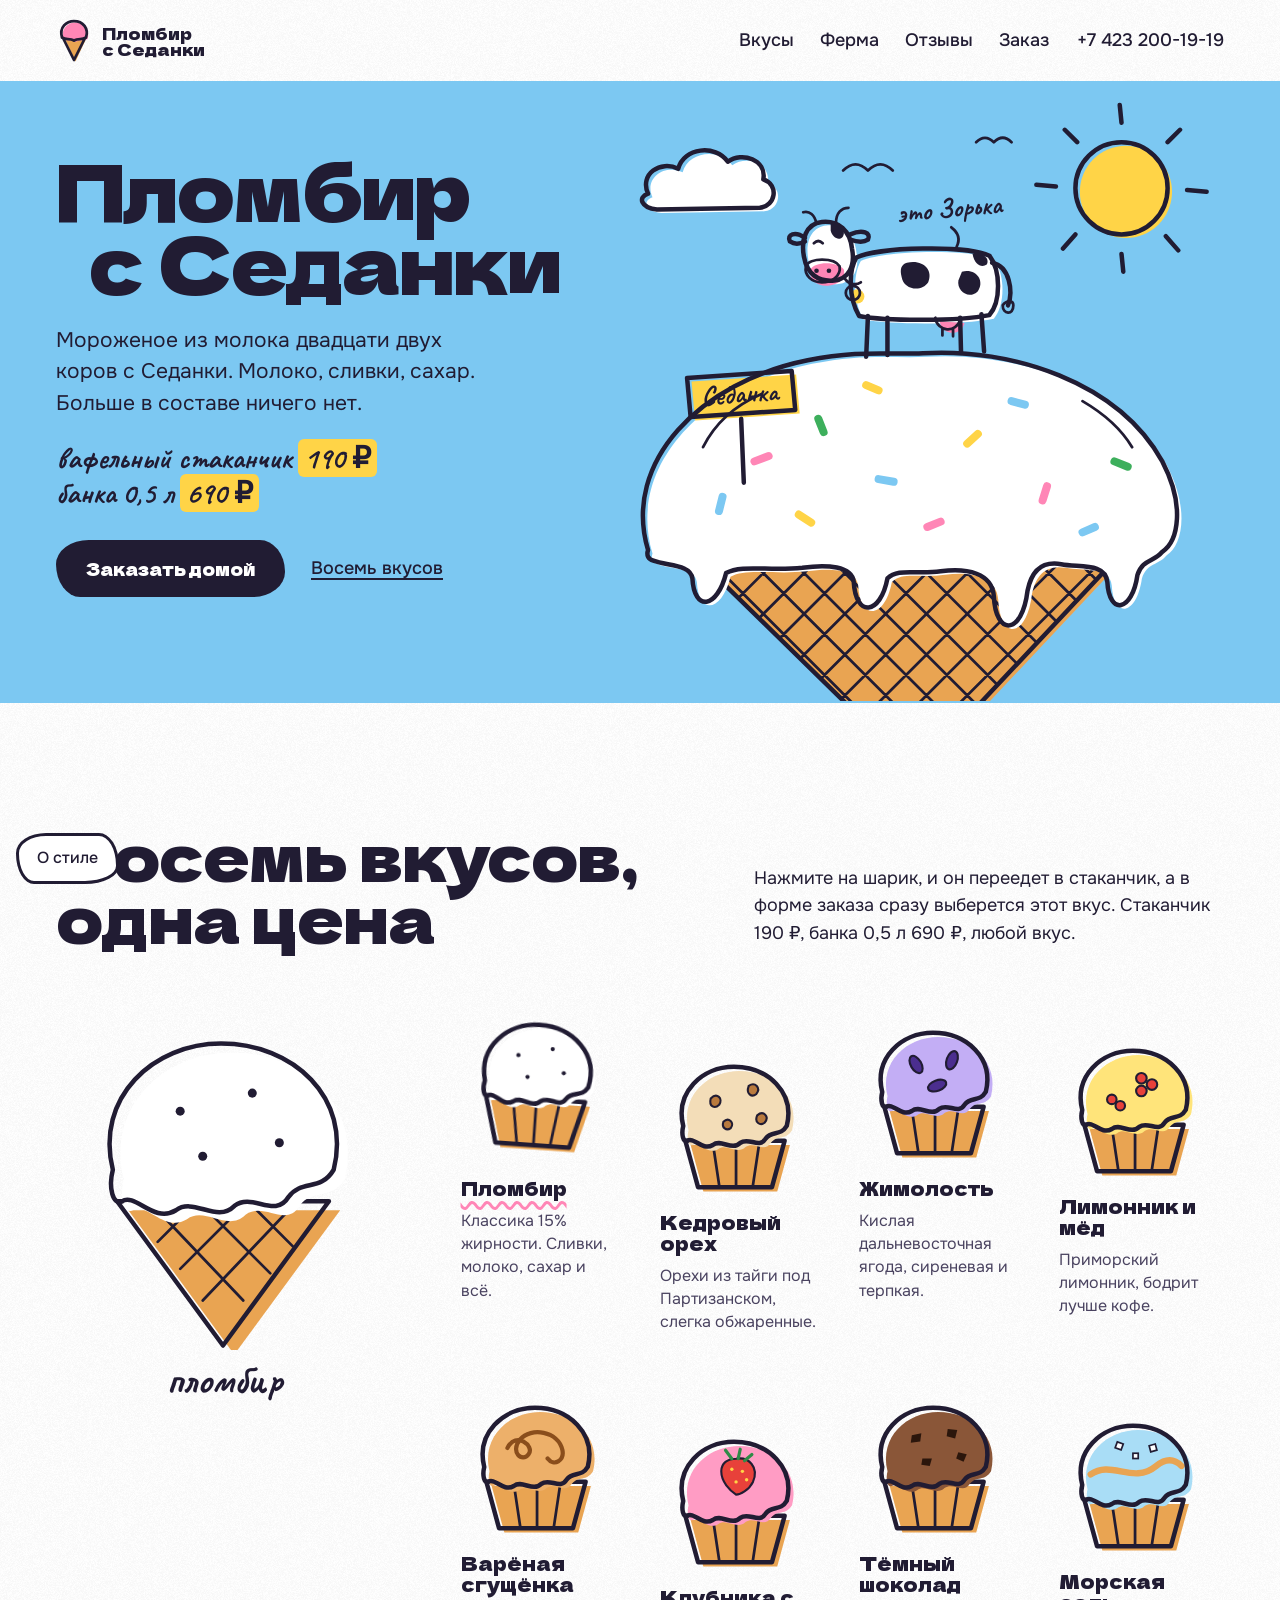
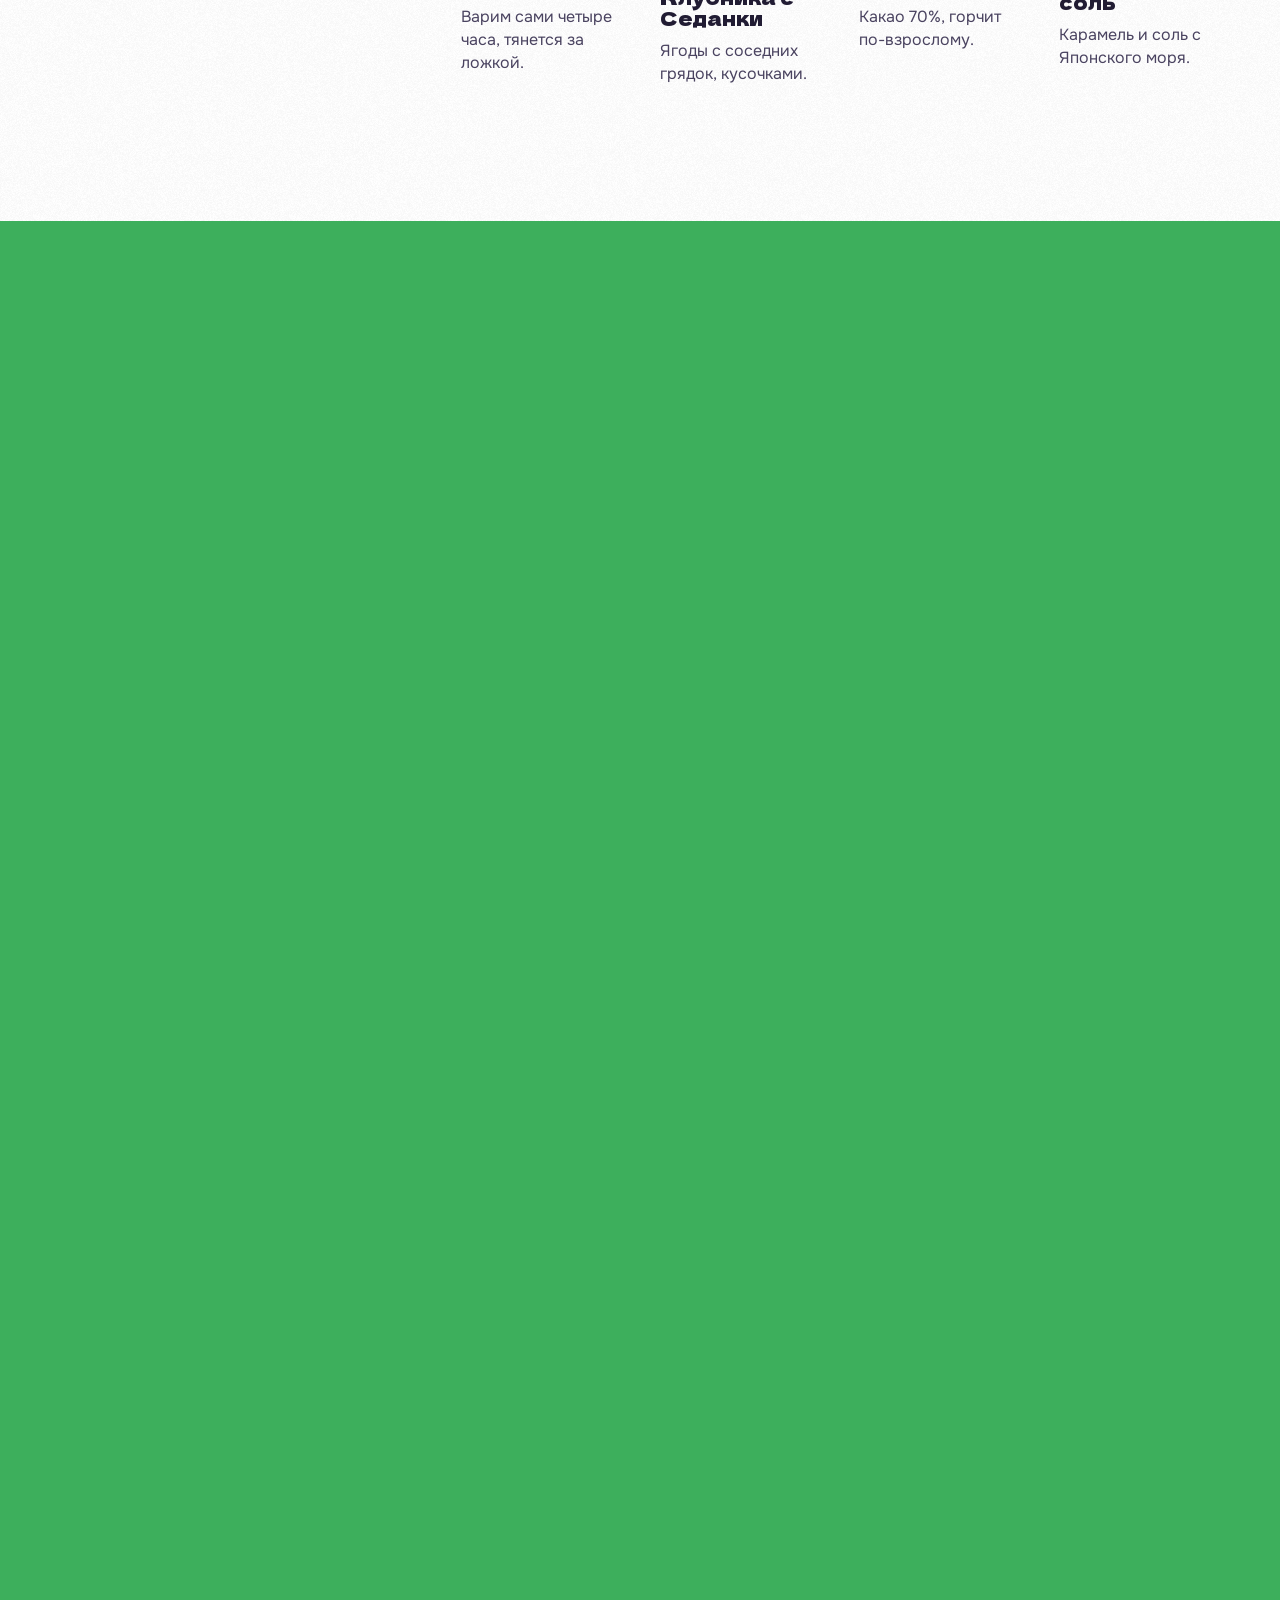
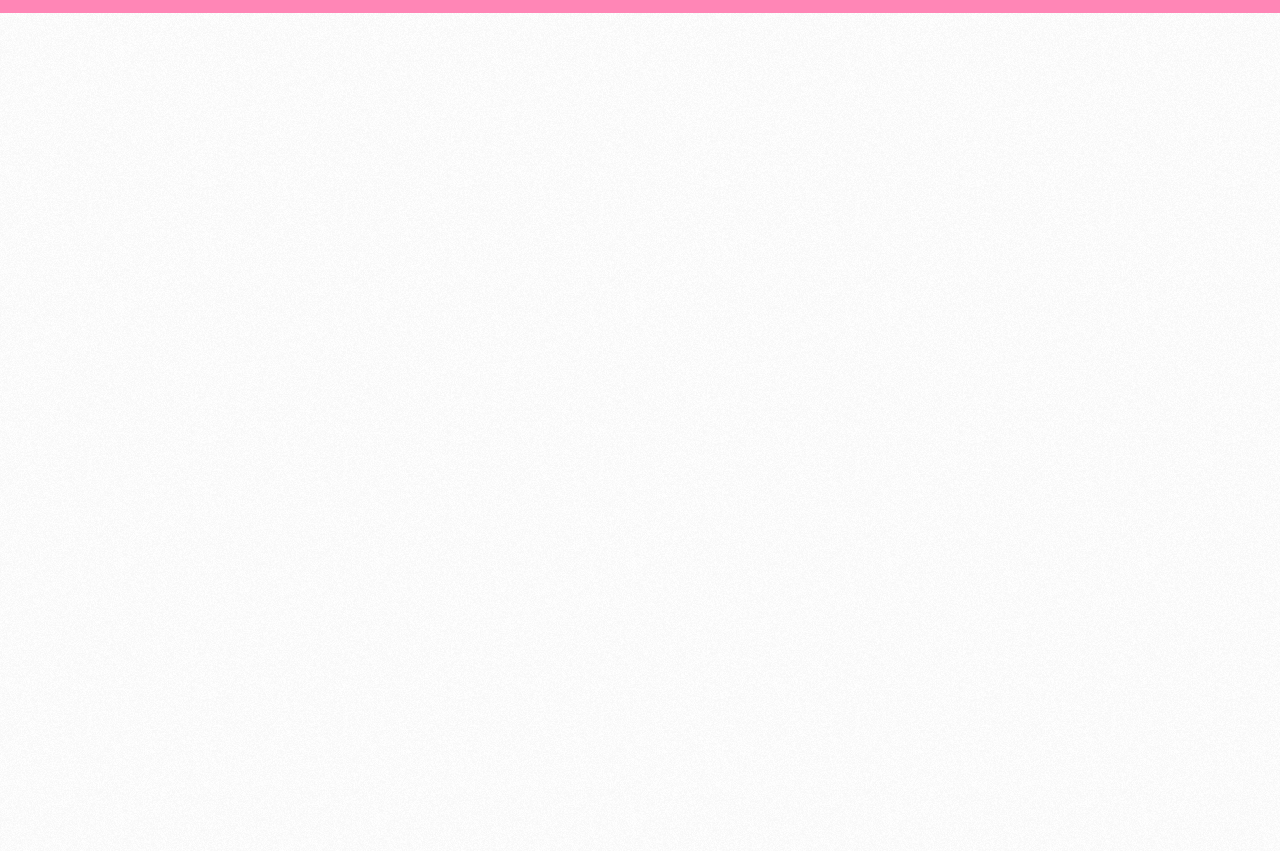
<file: sites/07-naive/index.html>
<!doctype html>
<html lang="ru">
<head>
<meta charset="utf-8">
<meta name="viewport" content="width=device-width, initial-scale=1">
<title>Пломбир с Седанки</title>
<meta name="description" content="Фермерское мороженое из молока с Седанки. Восемь вкусов, доставка по Владивостоку за два часа.">
<link rel="stylesheet" href="../../assets/fonts/fonts.css">
<style>
:root{
  --paper:#FFFFFF;
  --ink:#211C33;
  --ink-soft:#4A4360;
  --grass:#3DAF5C;
  --grass-deep:#1E6B37;
  --yolk:#FFD447;
  --pink:#FF86B6;
  --sky:#7CC8F2;
  --waffle:#E9A452;
  --display:'Dela Gothic One',system-ui,sans-serif;
  --text:'Onest',system-ui,sans-serif;
  --hand:'Caveat',cursive;
  --gut:56px;
}
*{box-sizing:border-box;margin:0;padding:0}
html{background:var(--paper);color:var(--ink);-webkit-text-size-adjust:100%;overflow-x:clip}
/* зерно: обычный фон под приглушающей плёнкой цвета, без fixed-слоя и mix-blend */
body{font-family:var(--text);font-size:18px;line-height:1.55;overflow-x:clip;--bg:var(--paper);--veil:rgba(255,255,255,.8)}
body{background:linear-gradient(var(--veil),var(--veil)),url(../../assets/grain.png),var(--bg)}
img{display:block;max-width:100%;height:auto}
a{color:inherit;text-underline-offset:4px;text-decoration-thickness:2px}
button,input,select{font:inherit;color:inherit}
::selection{background:var(--yolk);color:var(--ink)}
:focus-visible{outline:3px solid var(--ink);outline-offset:4px;border-radius:4px}
.wrap{max-width:1208px;margin:0 auto}
.flav,.farm,.rev,.order,footer{padding-left:56px;padding-right:56px}
.hand{font-family:var(--hand);font-weight:700;fill:var(--ink)}

/* рисунки: один маркер на весь сайт, заливка печатается со сдвигом */
svg .ln,svg .sl{fill:none;stroke:var(--ink);stroke-width:4.5px;stroke-linecap:round;stroke-linejoin:round;vector-effect:non-scaling-stroke}
svg .thin{stroke-width:2.75px}
svg .f{transform:translate(5px,4px)}
.boilbox{position:relative;display:block}
.boilbox>svg{display:block;width:100%;height:auto}
.boilbox .fr{position:absolute;inset:0;width:100%;height:100%;pointer-events:none;opacity:0}
.boilbox .fr0{opacity:1}
.boilbox.live .fr{animation:.84s step-end infinite}
.boilbox.live .fr0{animation-name:fr0}
.boilbox.live .fr1{animation-name:fr1}
.boilbox.live .fr2{animation-name:fr2}
@keyframes fr0{0%{opacity:1}33.33%{opacity:0}100%{opacity:0}}
@keyframes fr1{0%{opacity:0}33.33%{opacity:1}66.66%{opacity:0}100%{opacity:0}}
@keyframes fr2{0%{opacity:0}66.66%{opacity:1}100%{opacity:1}}

/* шапка */
.top{display:flex;align-items:center;gap:28px;padding:18px var(--gut);max-width:1440px;margin:0 auto}
.logo{display:flex;align-items:center;gap:10px;text-decoration:none;font-family:var(--display);font-size:16px;line-height:1}
.logo-pic{width:36px;height:45px}
.top nav{display:flex;gap:26px;margin-left:auto;font-weight:500}
.top nav a{text-decoration:none;padding:8px 0}
.top nav a:hover{text-decoration:underline wavy var(--pink);text-decoration-thickness:2px}
.tel{font-weight:500;text-decoration:none;white-space:nowrap}

/* первый экран */
.hero{background:var(--sky);overflow:hidden}
.hero-in{display:grid;grid-template-columns:5fr 7fr;gap:2vw;align-items:end;max-width:1440px;margin:0 auto;padding:8px 56px 4px}
.hero-copy{align-self:center;padding:40px 0 80px}
.hero h1{font-family:var(--display);font-weight:400;font-size:clamp(46px,6.2vw,96px);line-height:.92;letter-spacing:-.02em}
.hero h1 span{display:block;margin-left:.42em;white-space:nowrap}
.lead{font-size:21px;line-height:1.5;max-width:32ch;margin:28px 0 22px}
.price{font-family:var(--hand);font-weight:700;font-size:30px;line-height:1.15;margin-bottom:30px}
.price b{font-weight:700;background:var(--yolk);padding:0 6px;border-radius:6px}
.cta{display:flex;align-items:center;gap:26px;flex-wrap:wrap}
.btn{display:inline-block;background:var(--ink);color:var(--paper);font-family:var(--display);font-size:17px;line-height:1;padding:20px 30px;border:0;border-radius:60px 46px 58px 44px/44px 58px 46px 60px;text-decoration:none;cursor:pointer;transition:transform .25s cubic-bezier(.2,.8,.2,1),background-color .2s}
.btn:hover{background:var(--grass-deep);transform:rotate(-2deg)}
.btn:active{transform:rotate(-2deg) scale(.97)}
.more{font-weight:500}
.scene-wrap{margin-bottom:-2px}

/* вкусы */
.flav{padding-top:120px;padding-bottom:130px}
.h2{font-family:var(--display);font-weight:400;font-size:clamp(38px,5vw,72px);line-height:.98;letter-spacing:-.015em}
.flav-head{display:grid;grid-template-columns:1.4fr 1fr;gap:40px;align-items:end}
.flav-head p{max-width:44ch}
.flav-grid{display:grid;grid-template-columns:minmax(260px,1fr) 2.3fr;gap:64px;margin-top:64px;align-items:start}
.counter{position:sticky;top:32px;text-align:center}
.counter .bigcone{width:100%;max-width:320px;margin:0 auto}
.counter .scoopfill{transition:fill .35s ease-out}
.counter .inc{display:none}
.counter[data-k="0"] .inc[data-k="0"],.counter[data-k="1"] .inc[data-k="1"],.counter[data-k="2"] .inc[data-k="2"],.counter[data-k="3"] .inc[data-k="3"],.counter[data-k="4"] .inc[data-k="4"],.counter[data-k="5"] .inc[data-k="5"],.counter[data-k="6"] .inc[data-k="6"],.counter[data-k="7"] .inc[data-k="7"]{display:inline}
.counter .now{font-family:var(--hand);font-weight:700;font-size:40px;line-height:1;margin-top:10px;min-height:44px}
.counter .bigcone-box{transition:transform .4s cubic-bezier(.2,.8,.2,1)}
.counter.plop .bigcone-box{transform:translateY(-10px) rotate(-3deg)}
.scoops{list-style:none;display:grid;grid-template-columns:repeat(4,1fr);gap:48px 28px}
.scoops li:nth-child(4n+2){margin-top:34px}
.scoops li:nth-child(4n+4){margin-top:18px}
.scoop{display:block;width:100%;text-align:left;background:none;border:0;cursor:pointer;padding:6px;border-radius:18px}
.scoop svg{width:100%;max-width:150px;display:block;transition:transform .3s cubic-bezier(.2,.8,.2,1)}
.scoop:hover svg{transform:rotate(-5deg) translateY(-6px)}
.scoop[aria-pressed="true"] svg{transform:rotate(4deg) translateY(-8px)}
.scoop .sn{display:block;font-family:var(--display);font-size:19px;line-height:1.1;margin-top:12px}
.scoop[aria-pressed="true"] .sn{text-decoration:underline wavy var(--pink);text-decoration-thickness:3px;text-underline-offset:5px}
.scoop .sd{display:block;font-size:16px;line-height:1.45;color:var(--ink-soft);margin-top:10px;max-width:24ch}

/* ферма */
.farm{background:var(--grass);padding-top:120px;padding-bottom:140px}
.farm-grid{display:grid;grid-template-columns:1fr 1fr;gap:72px;align-items:start}
.farm .lead{margin:28px 0 18px;max-width:36ch}
.farm p{max-width:46ch}
.farm p+p{margin-top:14px}
.day{margin-top:18px;display:grid;gap:22px;max-width:520px}
.day div{display:grid;grid-template-columns:64px 92px 1fr;gap:16px;align-items:center}
.day dt{font-family:var(--display);font-size:22px;line-height:1}
.day dd{line-height:1.4}
.ico{width:64px;height:64px;overflow:visible}
.day-h{margin-top:48px;font-family:var(--hand);font-weight:700;font-size:34px;line-height:1;margin-bottom:-4px}
.ph{background:#fff;padding:12px 12px 6px;box-shadow:0 2px 0 rgba(33,28,51,.25),0 14px 24px -12px rgba(33,28,51,.45);position:relative}
.ph img{aspect-ratio:1280/853;width:100%;object-fit:cover}
.ph figcaption{font-family:var(--hand);font-weight:700;font-size:26px;line-height:1.1;padding:8px 2px 4px}
.ph .ov{position:absolute;left:12px;top:12px;width:calc(100% - 24px);aspect-ratio:1280/853;overflow:visible;pointer-events:none}
.ph .ov .ln{stroke-width:3.5px}
.cowph{rotate:2deg}
.kidph{rotate:-3deg;width:66%;margin:-30px -3% 0 auto}

/* отзывы */
.rev{background:var(--pink);padding-top:120px;padding-bottom:130px}
.rev-head{display:flex;align-items:baseline;gap:28px;flex-wrap:wrap}
.rev-head .hand-note{font-family:var(--hand);font-weight:700;font-size:30px;rotate:-3deg}
.rev-grid{display:grid;grid-template-columns:repeat(12,1fr);gap:28px;margin-top:56px;align-items:start}
.note{background:var(--paper);padding:28px 28px 22px;font-family:var(--hand);font-size:31px;line-height:1.2;position:relative;box-shadow:0 2px 0 rgba(33,28,51,.2),0 16px 26px -14px rgba(33,28,51,.5)}
.note .who{display:block;font-family:var(--text);font-size:15px;line-height:1.4;margin-top:14px;color:var(--ink-soft)}
.note .kid{width:110px;height:auto;display:block;margin:6px 0 -4px auto}
.n1{grid-column:1/5;rotate:-2deg}
.n2{grid-column:5/9;rotate:1.5deg;margin-top:70px}
.n3{grid-column:9/13;rotate:-1deg;margin-top:16px}
.dogph{grid-column:3/8;rotate:-2deg;margin-top:20px}
.n4{grid-column:8/12;rotate:2deg;margin-top:90px}

/* заказ */
.order{padding-top:120px;padding-bottom:140px}
.order-grid{display:grid;grid-template-columns:1fr 1.1fr;gap:72px;align-items:start}
.how{list-style:none;margin:36px 0 0;display:grid;gap:20px;max-width:46ch}
.how li{display:grid;grid-template-columns:44px 1fr;gap:14px}
.how b{font-family:var(--display);font-weight:400;font-size:28px;line-height:1}
.deliv{margin-top:30px;max-width:46ch;color:var(--ink-soft)}
.order .bottle{width:150px}
.order .bottle-box{width:150px;margin:36px 0 0 30px;rotate:-6deg}
form{background:var(--yolk);padding:40px;border-radius:30px 14px 36px 12px/14px 34px 12px 30px;position:relative}
.fld{display:block;margin-bottom:22px}
.fld span{display:block;font-weight:500;margin-bottom:6px}
.fld input,.fld select{width:100%;border:0;border-bottom:3px solid var(--ink);background:transparent;padding:10px 2px;font-size:20px;border-radius:0;outline:none}
.fld input::placeholder{color:#544C33;opacity:1}
.fld input:focus,.fld select:focus{background:rgba(255,255,255,.5)}
.fld input:user-invalid{border-bottom-color:#C2271D}
.two{display:grid;grid-template-columns:1.3fr 1fr;gap:20px}
.chk{display:flex;gap:12px;align-items:flex-start;font-size:16px;line-height:1.4;margin:4px 0 28px;cursor:pointer}
.chk input{appearance:none;width:28px;height:28px;flex:none;border:3px solid var(--ink);border-radius:7px 10px 6px 9px;background:#fff;cursor:pointer;display:grid;place-items:center;margin-top:-2px}
.chk input:checked{background:var(--grass)}
.chk input:checked::after{content:"";width:12px;height:7px;border-left:3.5px solid var(--ink);border-bottom:3.5px solid var(--ink);rotate:-45deg;translate:0 -2px}
.thanks{display:none;text-align:center;padding:20px 10px}
.thanks .thx-box{width:150px;margin:0 auto}
.thanks h3{font-family:var(--display);font-weight:400;font-size:42px;line-height:1;margin:18px 0 10px}
form.done .fields{display:none}
form.done .thanks{display:block}

/* подвал */
footer{background:var(--ink);color:var(--paper);padding-top:80px;padding-bottom:120px}
.foot{display:grid;grid-template-columns:1.4fr 1fr 1fr 1fr;gap:40px}
.foot h4{font-family:var(--hand);font-weight:700;font-size:30px;line-height:1;color:var(--yolk);margin-bottom:10px}
.foot p{font-size:17px;line-height:1.6}
.foot a{text-decoration:none}
.foot a:hover{text-decoration:underline}
.big-name{font-family:var(--display);font-size:clamp(40px,8.4vw,128px);line-height:.9;letter-spacing:-.02em;color:var(--pink);margin-top:72px}
.policy{font-size:14px;line-height:1.5;color:#C9C3DA;margin-top:28px;max-width:80ch}

/* о стиле */
.about-btn{position:fixed;left:16px;bottom:16px;z-index:80;background:var(--paper);border:3px solid var(--ink);font-weight:500;font-size:16px;padding:10px 18px;cursor:pointer;border-radius:30px 20px 34px 18px/20px 32px 18px 30px}
.about{position:fixed;left:16px;bottom:76px;z-index:81;width:min(430px,calc(100vw - 32px));max-height:calc(100svh - 100px);overflow:auto;background:var(--paper);border:3px solid var(--ink);padding:26px 24px 22px;font-size:15px;line-height:1.5;display:none;border-radius:12px}
.about.open{display:block}
.about h3{font-family:var(--display);font-weight:400;font-size:26px;line-height:1;margin-bottom:10px}
.about h4{font-family:var(--hand);font-weight:700;font-size:25px;line-height:1;margin:14px 0 4px}
.about ul{padding-left:18px}
.about .x{position:absolute;right:10px;top:8px;width:44px;height:44px;background:none;border:0;font-size:30px;line-height:1;cursor:pointer}

.below{content-visibility:auto;contain-intrinsic-size:auto 1100px}

@media (max-width:1100px){
  .scoops{grid-template-columns:repeat(3,1fr)}
  .scoops li:nth-child(n){margin-top:0}
}
@media (max-width:900px){
  :root{--gut:32px}
  .flav,.farm,.rev,.order,footer{padding-left:32px;padding-right:32px}
  .hero-in{padding:8px 32px 4px}
  .hero-in{grid-template-columns:1fr}
  .hero-copy{padding:20px 0 10px}
  .flav-head,.farm-grid,.order-grid{grid-template-columns:1fr}
  .flav-grid{grid-template-columns:1fr;gap:30px}
  .counter{position:sticky;top:0;z-index:3;display:flex;align-items:center;gap:14px;background:var(--paper);padding:8px 0;margin:0 calc(-1*var(--gut));padding-left:var(--gut);box-shadow:0 10px 12px -12px rgba(33,28,51,.5)}
  .counter .bigcone-box{width:64px;flex:none}
  .counter .now{font-size:30px;margin:0;min-height:0}
  .foot{grid-template-columns:1fr 1fr}
  .rev-grid{grid-template-columns:1fr;gap:36px}
  .n1,.n2,.n3,.n4,.dogph{grid-column:1;margin-top:0}
}
@media (max-width:640px){
  :root{--gut:18px}
  .flav,.farm,.rev,.order,footer{padding-left:18px;padding-right:18px}
  .hero-in{padding:8px 18px 4px}
  body{font-size:17px}
  .top{gap:12px}
  .top nav{display:none}
  .tel{margin-left:auto;font-size:16px}
  .about-btn{left:10px;bottom:10px;font-size:14px;padding:7px 13px}
  .logo{font-size:13px}
  .logo-pic{width:30px;height:38px}
  .lead{font-size:19px;margin:20px 0 16px}
  .price{font-size:26px;margin-bottom:22px}
  .hero h1 span{margin-left:0}
  svg .ln,svg .sl{stroke-width:3.2px}
  svg .thin{stroke-width:2px}
  .flav,.farm,.rev,.order{padding-top:84px;padding-bottom:90px}
  .scoops{grid-template-columns:1fr 1fr;gap:34px 14px}
  .scoop .sn{font-size:17px}
  .scoop .sd{font-size:15px}
  .day div{grid-template-columns:48px 70px 1fr;gap:12px}
  .ico{width:48px;height:48px}
  .day dt{font-size:18px}
  .kidph{width:78%;margin:-28px 0 0 auto}
  .note{font-size:28px}
  form{padding:28px 20px}
  .two{grid-template-columns:1fr;gap:0}
  .foot{grid-template-columns:1fr}
}
@media (prefers-reduced-motion:reduce){
  .boilbox.live .fr{animation:none}
  .btn,.scoop svg,.counter .bigcone-box,.counter .scoopfill{transition:none}
}
</style>
</head>
<body>
<header class="top">
  <a class="logo" href="#top" aria-label="Пломбир с Седанки, на главную"><svg class="logo-pic" viewBox="0 0 48 60" aria-hidden="true">
  <path d="M10 26 L38 26 L24 56Z" fill="var(--waffle)" transform="translate(2 2)"/>
  <path d="M8 26 C4 12 14 4 24 4 C36 4 44 14 40 26 C34 30 30 26 24 30 C18 26 14 30 8 26Z" fill="var(--pink)" transform="translate(2 2)"/>
  <path class="ln thin" d="M8 26 C4 12 14 4 24 4 C36 4 44 14 40 26 C34 30 30 26 24 30 C18 26 14 30 8 26Z M10 28 L24 56 L38 28"/>
</svg><span>Пломбир<br>с Седанки</span></a>
  <nav aria-label="Разделы"><a href="#flavors">Вкусы</a><a href="#farm">Ферма</a><a href="#reviews">Отзывы</a><a href="#order">Заказ</a></nav>
  <a class="tel" href="tel:+74232001919">+7 423 200-19-19</a>
</header>

<main id="top">
<section class="hero" aria-labelledby="h1">
  <div class="hero-in">
    <div class="hero-copy">
      <h1 id="h1">Пломбир <span>с Седанки</span></h1>
      <p class="lead">Мороженое из молока двадцати двух коров с Седанки. Молоко, сливки, сахар. Больше в составе ничего нет.</p>
      <p class="price">вафельный стаканчик <b>190 ₽</b><br>банка 0,5 л <b>690 ₽</b></p>
      <div class="cta"><a class="btn" href="#order">Заказать домой</a><a class="more" href="#flavors">Восемь вкусов</a></div>
    </div>
    <div class="scene-wrap"><svg class="scene boil" viewBox="0 0 720 690" role="img" aria-label="Рисунок: корова Зорька стоит на холме из пломбира с посыпкой, холм лежит в вафельном рожке, над ним солнце и чайки">
  <defs><clipPath id="coneclip"><path d="M96 500 L626 500 L372 770Z"/></clipPath></defs>
  <!-- облако -->
  <path class="f" d="M70 118 C60 96 84 80 104 90 C110 66 146 62 160 82 C176 70 204 80 200 102 C218 108 214 132 196 134 L80 136 C62 134 58 122 70 118Z" fill="#fff"/>
  <path class="ln" d="M70 118 C60 96 84 80 104 90 C110 66 146 62 160 82 C176 70 204 80 200 102 C218 108 214 132 196 134 L80 136 C62 134 58 122 70 118Z"/>
  <!-- солнце -->
  <circle class="f" cx="604" cy="112" r="52" fill="var(--yolk)"/>
  <circle class="ln" cx="604" cy="112" r="52"/>
  <path class="ln" d="M604 38 L602 18 M656 60 L670 46 M678 114 L700 116 M654 166 L668 182 M604 186 L606 206 M552 164 L538 180 M530 110 L508 108 M554 60 L540 46"/>
  <!-- чайки -->
  <path class="ln thin" d="M290 92 q14 -14 28 0 q14 -14 28 0 M440 60 q10 -10 20 0 q10 -10 20 0"/>
  <!-- рожок -->
  <path class="f" d="M96 500 L626 500 L372 770Z" fill="var(--waffle)"/>
  <path class="sl thin" clip-path="url(#coneclip)" d="M-260 500 L40 800 M-260 500 L-560 800 M-214 500 L86 800 M-214 500 L-514 800 M-168 500 L132 800 M-168 500 L-468 800 M-122 500 L178 800 M-122 500 L-422 800 M-76 500 L224 800 M-76 500 L-376 800 M-30 500 L270 800 M-30 500 L-330 800 M16 500 L316 800 M16 500 L-284 800 M62 500 L362 800 M62 500 L-238 800 M108 500 L408 800 M108 500 L-192 800 M154 500 L454 800 M154 500 L-146 800 M200 500 L500 800 M200 500 L-100 800 M246 500 L546 800 M246 500 L-54 800 M292 500 L592 800 M292 500 L-8 800 M338 500 L638 800 M338 500 L38 800 M384 500 L684 800 M384 500 L84 800 M430 500 L730 800 M430 500 L130 800 M476 500 L776 800 M476 500 L176 800 M522 500 L822 800 M522 500 L222 800 M568 500 L868 800 M568 500 L268 800 M614 500 L914 800 M614 500 L314 800 M660 500 L960 800 M660 500 L360 800 M706 500 L1006 800 M706 500 L406 800 M752 500 L1052 800 M752 500 L452 800 M798 500 L1098 800 M798 500 L498 800 M844 500 L1144 800 M844 500 L544 800 M890 500 L1190 800 M890 500 L590 800 M936 500 L1236 800 M936 500 L636 800"/>
  <path class="sl" d="M96 500 L372 770 M626 500 L372 770"/>
  <!-- шарик-холм -->
  <path class="f" d="M70 520 C40 420 130 330 250 306 C310 294 340 300 380 298 C480 292 600 330 650 420 C676 470 668 510 650 522 C640 534 628 530 622 548 C616 590 590 594 588 556 C586 534 556 540 536 536 C512 532 502 546 498 566 C492 616 462 618 460 572 C458 546 430 540 400 544 C372 548 352 540 340 552 C332 594 304 596 302 556 C300 538 272 536 244 540 C206 544 176 536 158 546 C148 586 122 590 120 552 C118 536 92 538 76 532 C70 530 68 526 70 520Z" fill="#fff"/>
  <path class="ln" d="M70 520 C40 420 130 330 250 306 C310 294 340 300 380 298 C480 292 600 330 650 420 C676 470 668 510 650 522 C640 534 628 530 622 548 C616 590 590 594 588 556 C586 534 556 540 536 536 C512 532 502 546 498 566 C492 616 462 618 460 572 C458 546 430 540 400 544 C372 548 352 540 340 552 C332 594 304 596 302 556 C300 538 272 536 244 540 C206 544 176 536 158 546 C148 586 122 590 120 552 C118 536 92 538 76 532 C70 530 68 526 70 520Z"/>
  <path class="ln thin" d="M132 404 C146 376 170 356 198 344 M560 352 C584 366 604 384 616 404"/>
  <!-- посыпка -->
  <g class="spr" stroke-linecap="round" stroke-width="9" fill="none">
    <path d="M190 420 l16 -6" stroke="var(--pink)"/><path d="M262 372 l6 15" stroke="var(--grass)"/><path d="M330 440 l17 3" stroke="var(--sky)"/>
    <path d="M430 400 l12 -11" stroke="var(--yolk)"/><path d="M520 448 l-5 16" stroke="var(--pink)"/><path d="M596 420 l15 6" stroke="var(--grass)"/>
    <path d="M240 480 l14 9" stroke="var(--yolk)"/><path d="M400 488 l-15 6" stroke="var(--pink)"/><path d="M150 476 l4 -16" stroke="var(--sky)"/>
    <path d="M480 352 l15 4" stroke="var(--sky)"/><path d="M330 340 l-14 -6" stroke="var(--yolk)"/><path d="M560 500 l14 -6" stroke="var(--sky)"/>
  </g>
  <!-- табличка -->
  <path class="ln" d="M175 372 L178 444"/>
  <path class="f" d="M114 326 L232 318 L236 362 L118 370Z" fill="var(--yolk)"/>
  <path class="ln" d="M114 326 L232 318 L236 362 L118 370Z"/>
  <text x="174" y="354" text-anchor="middle" class="hand" font-size="30" transform="rotate(-4 174 354)">Седанка</text>
  <!-- корова -->
  <path class="f" d="M305 190 C330 178 430 176 455 188 C468 205 468 240 455 255 C420 262 340 262 308 256 C296 235 296 205 305 190Z" fill="#fff"/>
  <path class="f" d="M300 180 C298 160 285 148 266 150 C248 152 242 170 246 190 C249 208 262 218 280 216 C296 214 304 200 300 180Z" fill="#fff"/>
  <path class="f" d="M248 200 C252 190 280 190 286 200 C288 212 276 218 266 218 C254 218 246 210 248 200Z" fill="var(--pink)"/>
  <path class="f" d="M394 258 C396 274 418 276 422 260Z" fill="var(--pink)"/>
  <circle class="f" cx="301" cy="230" r="8" fill="var(--yolk)"/>
  <g fill="var(--ink)">
    <path d="M362 196 C380 192 392 204 386 218 C378 230 358 226 356 212 C354 204 355 198 362 196Z"/>
    <path d="M424 206 C440 202 450 216 442 228 C432 238 418 228 420 216Z"/>
    <path d="M436 186 C446 184 456 190 452 198 C446 202 438 198 436 186Z"/>
    <path d="M276 152 C284 150 294 158 290 166 C286 172 278 168 276 160Z"/>
    <circle cx="260" cy="205" r="2.6"/><circle cx="274" cy="205" r="2.6"/>
  </g>
  <path class="ln" d="M305 190 C330 178 430 176 455 188 C468 205 468 240 455 255 C420 262 340 262 308 256 C296 235 296 205 305 190Z"/>
  <path class="ln" d="M300 180 C298 160 285 148 266 150 C248 152 242 170 246 190 C249 208 262 218 280 216 C296 214 304 200 300 180Z"/>
  <path class="ln thin" d="M248 200 C252 190 280 190 286 200 C288 212 276 218 266 218 C254 218 246 210 248 200Z"/>
  <path class="ln" d="M298 164 C312 158 322 162 318 170 C312 174 304 172 298 170 M247 168 C236 160 226 164 230 172 C236 176 243 174 247 172"/>
  <path class="ln thin" d="M282 151 C282 140 288 134 296 134 M260 152 C258 142 252 137 245 139"/>
  <path class="ln thin" d="M257 174 q5 -5 10 0"/>
  <path class="ln" d="M318 256 L316 302 M340 258 L340 300 M422 258 L423 297 M446 254 L449 296"/>
  <path class="ln thin" d="M394 258 C396 274 418 276 422 260 M402 270 L402 278 M414 271 L414 279"/>
  <path class="ln thin" d="M292 214 C296 220 304 222 310 218"/>
  <circle class="ln thin" cx="301" cy="230" r="8"/>
  <path class="ln" d="M458 196 C478 200 482 228 476 244"/>
  <path class="ln thin" d="M470 244 C470 254 482 256 482 244 C482 238 474 238 470 244Z"/>
  <!-- подпись -->
  <text x="352" y="150" class="hand" font-size="30" transform="rotate(-5 352 150)">это Зорька</text>
  <path class="ln thin" d="M412 156 C420 162 422 170 418 178"/>
</svg></div>
  </div>
</section>

<section class="flav" id="flavors" aria-labelledby="h-fl">
  <div class="wrap">
    <div class="flav-head">
      <h2 class="h2" id="h-fl">Восемь вкусов, одна цена</h2>
      <p>Нажмите на шарик, и он переедет в стаканчик, а в форме заказа сразу выберется этот вкус. Стаканчик 190 ₽, банка 0,5 л 690 ₽, любой вкус.</p>
    </div>
    <div class="flav-grid">
      <div class="counter" id="counter" data-k="0" aria-live="polite">
        <div class="bigcone-box"><svg class="bigcone boil" viewBox="0 0 142 150" aria-hidden="true">
  <path class="f" d="M24 84 L118 84 L71 148Z" fill="var(--waffle)"/>
  <path class="sl thin" d="M40 86 L80 128 M62 86 L92 116 M84 86 L102 104 M102 86 L62 128 M80 86 L52 114 M58 86 L42 102"/>
  <path class="sl" d="M24 84 L118 84 L71 148Z"/>
  <path class="f scoopfill" d="M22 70 C14 38 40 14 70 14 C102 14 128 38 120 70 C114 80 106 74 100 82 C94 92 84 80 76 86 C68 94 58 82 50 88 C40 94 32 80 26 84 C22 86 20 78 22 70Z" fill="#fff"/>
  <g class="inc" data-k="0"><g fill="var(--ink)"><circle cx="52" cy="44" r="2"/><circle cx="84" cy="36" r="2"/><circle cx="96" cy="58" r="2"/><circle cx="62" cy="64" r="2"/></g></g><g class="inc" data-k="1"><g fill="#B97A3E" stroke="var(--ink)" stroke-width="2"><path d="M48 44 c6 -6 12 0 8 6 c-4 4 -10 2 -8 -6Z"/><path d="M84 32 c6 -4 12 2 7 8 c-4 3 -10 0 -7 -8Z"/><path d="M92 60 c6 -5 12 1 7 7 c-4 3 -10 0 -7 -7Z"/><path d="M60 66 c5 -5 11 1 7 6 c-4 3 -9 0 -7 -6Z"/></g></g><g class="inc" data-k="2"><g fill="#4B2E8F" stroke="var(--ink)" stroke-width="2"><ellipse cx="54" cy="44" rx="5" ry="9" transform="rotate(-30 54 44)"/><ellipse cx="88" cy="40" rx="5" ry="9" transform="rotate(20 88 40)"/><ellipse cx="74" cy="64" rx="5" ry="9" transform="rotate(70 74 64)"/></g></g><g class="inc" data-k="3"><g fill="#E8413A" stroke="var(--ink)" stroke-width="2"><circle cx="78" cy="40" r="5"/><circle cx="88" cy="46" r="5"/><circle cx="78" cy="52" r="5"/><circle cx="50" cy="60" r="4.5"/><circle cx="58" cy="66" r="4.5"/></g></g><g class="inc" data-k="4"><path d="M44 52 C52 36 70 50 64 58 C58 66 46 56 56 44 C66 32 92 36 96 54 C98 64 88 70 82 62" fill="none" stroke="#8A4E1C" stroke-width="4" stroke-linecap="round"/></g><g class="inc" data-k="5"><g><path d="M72 30 C84 28 94 38 88 52 C84 60 76 64 72 64 C66 60 58 52 58 42 C58 34 64 30 72 30Z" fill="#E8413A" stroke="var(--ink)" stroke-width="2"/><g fill="var(--yolk)"><circle cx="68" cy="40" r="1.6"/><circle cx="78" cy="42" r="1.6"/><circle cx="72" cy="52" r="1.6"/><circle cx="82" cy="50" r="1.6"/></g><path d="M68 30 l-6 -8 M74 30 l2 -9 M80 32 l7 -6" stroke="#2E8B47" stroke-width="3" stroke-linecap="round"/></g></g><g class="inc" data-k="6"><g fill="#2B160C"><path d="M50 40 l9 -2 l-1 8 l-9 1Z"/><path d="M84 34 l9 1 l-2 8 l-8 -2Z"/><path d="M94 56 l8 2 l-3 7 l-7 -3Z"/><path d="M60 62 l9 0 l-2 7 l-8 -1Z"/></g></g><g class="inc" data-k="7"><g><path d="M30 60 C50 46 70 70 92 52 C102 44 110 46 116 52" fill="none" stroke="var(--waffle)" stroke-width="6" stroke-linecap="round"/><g fill="#fff" stroke="var(--ink)" stroke-width="1.6"><rect x="54" y="30" width="6" height="6" transform="rotate(20 57 33)"/><rect x="86" y="32" width="6" height="6" transform="rotate(-15 89 35)"/><rect x="70" y="40" width="5" height="5"/></g></g></g>
  <path class="ln" d="M22 70 C14 38 40 14 70 14 C102 14 128 38 120 70 C114 80 106 74 100 82 C94 92 84 80 76 86 C68 94 58 82 50 88 C40 94 32 80 26 84 C22 86 20 78 22 70Z"/>
</svg></div>
        <p class="now" id="now">пломбир</p>
      </div>
      <ul class="scoops" id="scoops">
<li><button class="scoop" type="button" data-i="0" aria-pressed="true">
  <svg viewBox="0 0 142 140" aria-hidden="true">
  <path class="f" d="M24 84 L118 84 L106 128 L36 128Z" fill="var(--waffle)"/>
  <path class="ln thin" d="M50 86 L56 126 M72 86 L72 128 M94 86 L88 126"/><path class="ln" d="M24 84 L118 84 L106 128 L36 128Z"/>
  <path class="f" d="M22 70 C14 38 40 14 70 14 C102 14 128 38 120 70 C114 80 106 74 100 82 C94 92 84 80 76 86 C68 94 58 82 50 88 C40 94 32 80 26 84 C22 86 20 78 22 70Z" fill="#FFFFFF"/>
  <g fill="var(--ink)"><circle cx="52" cy="44" r="2"/><circle cx="84" cy="36" r="2"/><circle cx="96" cy="58" r="2"/><circle cx="62" cy="64" r="2"/></g>
  <path class="ln" d="M22 70 C14 38 40 14 70 14 C102 14 128 38 120 70 C114 80 106 74 100 82 C94 92 84 80 76 86 C68 94 58 82 50 88 C40 94 32 80 26 84 C22 86 20 78 22 70Z"/>
</svg>
  <span class="sn">Пломбир</span>
  <span class="sd">Классика 15% жирности. Сливки, молоко, сахар и всё.</span>
</button></li>
<li><button class="scoop" type="button" data-i="1" aria-pressed="false">
  <svg viewBox="0 0 142 140" aria-hidden="true">
  <path class="f" d="M24 84 L118 84 L106 128 L36 128Z" fill="var(--waffle)"/>
  <path class="ln thin" d="M50 86 L56 126 M72 86 L72 128 M94 86 L88 126"/><path class="ln" d="M24 84 L118 84 L106 128 L36 128Z"/>
  <path class="f" d="M22 70 C14 38 40 14 70 14 C102 14 128 38 120 70 C114 80 106 74 100 82 C94 92 84 80 76 86 C68 94 58 82 50 88 C40 94 32 80 26 84 C22 86 20 78 22 70Z" fill="#F3DDB8"/>
  <g fill="#B97A3E" stroke="var(--ink)" stroke-width="2"><path d="M48 44 c6 -6 12 0 8 6 c-4 4 -10 2 -8 -6Z"/><path d="M84 32 c6 -4 12 2 7 8 c-4 3 -10 0 -7 -8Z"/><path d="M92 60 c6 -5 12 1 7 7 c-4 3 -10 0 -7 -7Z"/><path d="M60 66 c5 -5 11 1 7 6 c-4 3 -9 0 -7 -6Z"/></g>
  <path class="ln" d="M22 70 C14 38 40 14 70 14 C102 14 128 38 120 70 C114 80 106 74 100 82 C94 92 84 80 76 86 C68 94 58 82 50 88 C40 94 32 80 26 84 C22 86 20 78 22 70Z"/>
</svg>
  <span class="sn">Кедровый орех</span>
  <span class="sd">Орехи из тайги под Партизанском, слегка обжаренные.</span>
</button></li>
<li><button class="scoop" type="button" data-i="2" aria-pressed="false">
  <svg viewBox="0 0 142 140" aria-hidden="true">
  <path class="f" d="M24 84 L118 84 L106 128 L36 128Z" fill="var(--waffle)"/>
  <path class="ln thin" d="M50 86 L56 126 M72 86 L72 128 M94 86 L88 126"/><path class="ln" d="M24 84 L118 84 L106 128 L36 128Z"/>
  <path class="f" d="M22 70 C14 38 40 14 70 14 C102 14 128 38 120 70 C114 80 106 74 100 82 C94 92 84 80 76 86 C68 94 58 82 50 88 C40 94 32 80 26 84 C22 86 20 78 22 70Z" fill="#C3AEF5"/>
  <g fill="#4B2E8F" stroke="var(--ink)" stroke-width="2"><ellipse cx="54" cy="44" rx="5" ry="9" transform="rotate(-30 54 44)"/><ellipse cx="88" cy="40" rx="5" ry="9" transform="rotate(20 88 40)"/><ellipse cx="74" cy="64" rx="5" ry="9" transform="rotate(70 74 64)"/></g>
  <path class="ln" d="M22 70 C14 38 40 14 70 14 C102 14 128 38 120 70 C114 80 106 74 100 82 C94 92 84 80 76 86 C68 94 58 82 50 88 C40 94 32 80 26 84 C22 86 20 78 22 70Z"/>
</svg>
  <span class="sn">Жимолость</span>
  <span class="sd">Кислая дальневосточная ягода, сиреневая и терпкая.</span>
</button></li>
<li><button class="scoop" type="button" data-i="3" aria-pressed="false">
  <svg viewBox="0 0 142 140" aria-hidden="true">
  <path class="f" d="M24 84 L118 84 L106 128 L36 128Z" fill="var(--waffle)"/>
  <path class="ln thin" d="M50 86 L56 126 M72 86 L72 128 M94 86 L88 126"/><path class="ln" d="M24 84 L118 84 L106 128 L36 128Z"/>
  <path class="f" d="M22 70 C14 38 40 14 70 14 C102 14 128 38 120 70 C114 80 106 74 100 82 C94 92 84 80 76 86 C68 94 58 82 50 88 C40 94 32 80 26 84 C22 86 20 78 22 70Z" fill="#FFE47A"/>
  <g fill="#E8413A" stroke="var(--ink)" stroke-width="2"><circle cx="78" cy="40" r="5"/><circle cx="88" cy="46" r="5"/><circle cx="78" cy="52" r="5"/><circle cx="50" cy="60" r="4.5"/><circle cx="58" cy="66" r="4.5"/></g>
  <path class="ln" d="M22 70 C14 38 40 14 70 14 C102 14 128 38 120 70 C114 80 106 74 100 82 C94 92 84 80 76 86 C68 94 58 82 50 88 C40 94 32 80 26 84 C22 86 20 78 22 70Z"/>
</svg>
  <span class="sn">Лимонник и мёд</span>
  <span class="sd">Приморский лимонник, бодрит лучше кофе.</span>
</button></li>
<li><button class="scoop" type="button" data-i="4" aria-pressed="false">
  <svg viewBox="0 0 142 140" aria-hidden="true">
  <path class="f" d="M24 84 L118 84 L106 128 L36 128Z" fill="var(--waffle)"/>
  <path class="ln thin" d="M50 86 L56 126 M72 86 L72 128 M94 86 L88 126"/><path class="ln" d="M24 84 L118 84 L106 128 L36 128Z"/>
  <path class="f" d="M22 70 C14 38 40 14 70 14 C102 14 128 38 120 70 C114 80 106 74 100 82 C94 92 84 80 76 86 C68 94 58 82 50 88 C40 94 32 80 26 84 C22 86 20 78 22 70Z" fill="#EDB06A"/>
  <path d="M44 52 C52 36 70 50 64 58 C58 66 46 56 56 44 C66 32 92 36 96 54 C98 64 88 70 82 62" fill="none" stroke="#8A4E1C" stroke-width="4" stroke-linecap="round"/>
  <path class="ln" d="M22 70 C14 38 40 14 70 14 C102 14 128 38 120 70 C114 80 106 74 100 82 C94 92 84 80 76 86 C68 94 58 82 50 88 C40 94 32 80 26 84 C22 86 20 78 22 70Z"/>
</svg>
  <span class="sn">Варёная сгущёнка</span>
  <span class="sd">Варим сами четыре часа, тянется за ложкой.</span>
</button></li>
<li><button class="scoop" type="button" data-i="5" aria-pressed="false">
  <svg viewBox="0 0 142 140" aria-hidden="true">
  <path class="f" d="M24 84 L118 84 L106 128 L36 128Z" fill="var(--waffle)"/>
  <path class="ln thin" d="M50 86 L56 126 M72 86 L72 128 M94 86 L88 126"/><path class="ln" d="M24 84 L118 84 L106 128 L36 128Z"/>
  <path class="f" d="M22 70 C14 38 40 14 70 14 C102 14 128 38 120 70 C114 80 106 74 100 82 C94 92 84 80 76 86 C68 94 58 82 50 88 C40 94 32 80 26 84 C22 86 20 78 22 70Z" fill="#FF9CC4"/>
  <g><path d="M72 30 C84 28 94 38 88 52 C84 60 76 64 72 64 C66 60 58 52 58 42 C58 34 64 30 72 30Z" fill="#E8413A" stroke="var(--ink)" stroke-width="2"/><g fill="var(--yolk)"><circle cx="68" cy="40" r="1.6"/><circle cx="78" cy="42" r="1.6"/><circle cx="72" cy="52" r="1.6"/><circle cx="82" cy="50" r="1.6"/></g><path d="M68 30 l-6 -8 M74 30 l2 -9 M80 32 l7 -6" stroke="#2E8B47" stroke-width="3" stroke-linecap="round"/></g>
  <path class="ln" d="M22 70 C14 38 40 14 70 14 C102 14 128 38 120 70 C114 80 106 74 100 82 C94 92 84 80 76 86 C68 94 58 82 50 88 C40 94 32 80 26 84 C22 86 20 78 22 70Z"/>
</svg>
  <span class="sn">Клубника с Седанки</span>
  <span class="sd">Ягоды с соседних грядок, кусочками.</span>
</button></li>
<li><button class="scoop" type="button" data-i="6" aria-pressed="false">
  <svg viewBox="0 0 142 140" aria-hidden="true">
  <path class="f" d="M24 84 L118 84 L106 128 L36 128Z" fill="var(--waffle)"/>
  <path class="ln thin" d="M50 86 L56 126 M72 86 L72 128 M94 86 L88 126"/><path class="ln" d="M24 84 L118 84 L106 128 L36 128Z"/>
  <path class="f" d="M22 70 C14 38 40 14 70 14 C102 14 128 38 120 70 C114 80 106 74 100 82 C94 92 84 80 76 86 C68 94 58 82 50 88 C40 94 32 80 26 84 C22 86 20 78 22 70Z" fill="#8A5638"/>
  <g fill="#2B160C"><path d="M50 40 l9 -2 l-1 8 l-9 1Z"/><path d="M84 34 l9 1 l-2 8 l-8 -2Z"/><path d="M94 56 l8 2 l-3 7 l-7 -3Z"/><path d="M60 62 l9 0 l-2 7 l-8 -1Z"/></g>
  <path class="ln" d="M22 70 C14 38 40 14 70 14 C102 14 128 38 120 70 C114 80 106 74 100 82 C94 92 84 80 76 86 C68 94 58 82 50 88 C40 94 32 80 26 84 C22 86 20 78 22 70Z"/>
</svg>
  <span class="sn">Тёмный шоколад</span>
  <span class="sd">Какао 70%, горчит по-взрослому.</span>
</button></li>
<li><button class="scoop" type="button" data-i="7" aria-pressed="false">
  <svg viewBox="0 0 142 140" aria-hidden="true">
  <path class="f" d="M24 84 L118 84 L106 128 L36 128Z" fill="var(--waffle)"/>
  <path class="ln thin" d="M50 86 L56 126 M72 86 L72 128 M94 86 L88 126"/><path class="ln" d="M24 84 L118 84 L106 128 L36 128Z"/>
  <path class="f" d="M22 70 C14 38 40 14 70 14 C102 14 128 38 120 70 C114 80 106 74 100 82 C94 92 84 80 76 86 C68 94 58 82 50 88 C40 94 32 80 26 84 C22 86 20 78 22 70Z" fill="#A9DDF6"/>
  <g><path d="M30 60 C50 46 70 70 92 52 C102 44 110 46 116 52" fill="none" stroke="var(--waffle)" stroke-width="6" stroke-linecap="round"/><g fill="#fff" stroke="var(--ink)" stroke-width="1.6"><rect x="54" y="30" width="6" height="6" transform="rotate(20 57 33)"/><rect x="86" y="32" width="6" height="6" transform="rotate(-15 89 35)"/><rect x="70" y="40" width="5" height="5"/></g></g>
  <path class="ln" d="M22 70 C14 38 40 14 70 14 C102 14 128 38 120 70 C114 80 106 74 100 82 C94 92 84 80 76 86 C68 94 58 82 50 88 C40 94 32 80 26 84 C22 86 20 78 22 70Z"/>
</svg>
  <span class="sn">Морская соль</span>
  <span class="sd">Карамель и соль с Японского моря.</span>
</button></li>
      </ul>
    </div>
  </div>
</section>

<section class="farm below" id="farm" aria-labelledby="h-farm">
  <div class="wrap farm-grid">
    <div>
      <h2 class="h2" id="h-farm">Откуда молоко</h2>
      <p class="lead">Из маленькой фермы на Седанке, двадцать минут от центра Владивостока. У каждой коровы есть имя и свой луг у речки.</p>
      <p>Сливки 33%, сахар и немного сухого молока с той же фермы. Морозим маленькими партиями по 40 литров, поэтому пломбир тает быстро и пахнет молоком. Так и должно быть.</p>
      <h3 class="day-h">Один день пломбира</h3>
      <dl class="day">
        <div><svg class="ico" viewBox="0 0 64 64" aria-hidden="true"><path class="f" d="M14 22 L50 22 L46 56 L18 56Z" fill="var(--sky)"/><path class="ln" d="M14 22 L50 22 L46 56 L18 56Z M14 22 C14 6 50 6 50 22"/><path class="ln thin" d="M20 32 C28 36 38 36 46 32"/></svg><dt>06:00</dt><dd>Доим Зорьку и ещё двадцать одну корову.</dd></div>
        <div><svg class="ico" viewBox="0 0 64 64" aria-hidden="true"><path class="f" d="M10 26 L54 26 L52 56 L12 56Z" fill="var(--yolk)"/><path class="ln" d="M10 26 L54 26 L52 56 L12 56Z M4 28 L10 28 M54 28 L60 28 M18 20 L46 20"/><path class="ln thin" d="M24 14 C20 8 28 6 24 0 M38 14 C34 8 42 6 38 0"/></svg><dt>10:00</dt><dd>Молоко в цехе на Второй Речке. Пастеризуем и варим смесь.</dd></div>
        <div><svg class="ico" viewBox="0 0 64 64" aria-hidden="true"><path class="ln" d="M32 6 L32 58 M10 18 L54 46 M54 18 L10 46"/><path class="ln thin" d="M26 10 L32 16 L38 10 M26 54 L32 48 L38 54"/></svg><dt>12:00</dt><dd>Морозим партию, раскладываем по стаканчикам и банкам.</dd></div>
        <div><svg class="ico" viewBox="0 0 64 64" aria-hidden="true"><circle class="f" cx="16" cy="44" r="11" fill="var(--pink)"/><circle class="ln" cx="16" cy="44" r="11"/><circle class="ln" cx="50" cy="44" r="11"/><path class="ln" d="M16 44 L28 24 L44 24 L50 44 M28 24 L34 44 L44 24 M24 18 L32 18"/><path class="f" d="M38 6 L58 6 L58 22 L38 22Z" fill="var(--yolk)"/><path class="ln thin" d="M38 6 L58 6 L58 22 L38 22Z"/></svg><dt>14:00</dt><dd>Курьер везёт первые заказы по городу.</dd></div>
      </dl>
    </div>
    <div>
      <figure class="ph cowph">
        <img src="img/cow.webp" alt="Рыжая корова с белой полосой на морде смотрит в камеру" loading="lazy" decoding="async" width="720" height="480">
        <svg class="ov" viewBox="0 0 100 66.6" preserveAspectRatio="none" aria-hidden="true">
          <path class="f" d="M33 9 L36 2 L41 8 L46 1 L50 8 L55 1 L58 9 L63 3 L64 11 C55 9 42 9 33 9Z" fill="var(--yolk)" style="transform:translate(.8px,.6px)"/>
          <path class="ln" d="M33 9 L36 2 L41 8 L46 1 L50 8 L55 1 L58 9 L63 3 L64 11 C55 9 42 9 33 9Z"/>
          <path d="M79 34 C79 28 87 24 93 26 C98 28 98 36 93 38 C89 40 85 38 83 40 L79 44 L81 38 C79 37 79 36 79 34Z" fill="#fff"/>
          <path class="ln" d="M79 34 C79 28 87 24 93 26 C98 28 98 36 93 38 C89 40 85 38 83 40 L79 44 L81 38 C79 37 79 36 79 34Z"/>
          <text x="88" y="34.4" text-anchor="middle" class="hand" font-size="5.6">му!</text>
        </svg>
        <figcaption>Зорька, любит клубничный</figcaption>
      </figure>
      <figure class="ph kidph">
        <img src="img/kid-yellow-hat.webp" alt="Ребёнок в жёлтой шапке ест за маленьким столиком на траве" loading="lazy" decoding="async" width="720" height="480">
        <figcaption>Варя, 5 лет, главный дегустатор</figcaption>
      </figure>
    </div>
  </div>
</section>

<section class="rev below" id="reviews" aria-labelledby="h-rev">
  <div class="wrap">
    <div class="rev-head"><h2 class="h2" id="h-rev">Нам пишут</h2><span class="hand-note">орфографию детей сохранили</span></div>
    <div class="rev-grid">
      <blockquote class="note n1">Самое вкуснае марожиное! Кедровое лутше чем у бабушки (бабушке не говорите)
        <span class="who">Тимофей, 8 лет, Эгершельд</span><svg class="kid" viewBox="0 0 120 110" aria-hidden="true"><path class="f" d="M30 50 C28 30 46 18 60 18 C80 18 94 32 90 52 C80 58 70 52 60 58 C48 62 40 54 30 50Z" fill="var(--pink)"/><path class="ln thin" d="M30 50 C28 30 46 18 60 18 C80 18 94 32 90 52 C80 58 70 52 60 58 C48 62 40 54 30 50Z M32 54 L60 104 L88 56 M50 40 q4 -5 8 0 M66 38 q4 -5 8 0"/></svg></blockquote>
      <blockquote class="note n2">Заказывали банку жимолости на день рожденья. Привезли через полтора часа, ещё в инее. Дети съели раньше торта.
        <span class="who">Аня, мама троих, Седанка</span></blockquote>
      <blockquote class="note n3">Я когда ем пломбир с седанки я думаю про коров. Им наверно приятно.
        <span class="who">Лиза, 6 лет (писала мама)</span><svg class="kid" viewBox="0 0 120 110" aria-hidden="true"><path class="f" d="M18 56 C18 38 36 30 60 32 C84 34 98 46 94 62 C88 78 44 82 26 74Z" fill="#fff"/><g fill="var(--ink)"><path d="M40 44 c8 -2 12 6 6 10 c-6 2 -10 -6 -6 -10Z"/><path d="M70 56 c8 -2 12 6 6 10 c-6 2 -10 -6 -6 -10Z"/></g><path class="ln thin" d="M18 56 C18 38 36 30 60 32 C84 34 98 46 94 62 C88 78 44 82 26 74 C20 70 18 62 18 56Z M30 78 L28 102 M84 74 L86 100 M48 78 L48 102 M70 78 L70 102 M18 56 C8 50 8 40 16 38"/></svg></blockquote>
      <figure class="ph dogph">
        <img src="img/dog-shake.webp" alt="Рыжая мокрая собака отряхивается, шерсть разлетается" loading="lazy" decoding="async" width="720" height="480">
        <figcaption>Ричи так встречает курьера</figcaption>
      </figure>
      <blockquote class="note n4">Взяли солёную карамель и сгущёнку. Муж сказал, что как в детстве, только лучше. Теперь берём каждую пятницу.
        <span class="who">Ольга, Чуркин</span></blockquote>
    </div>
  </div>
</section>

<section class="order below" id="order" aria-labelledby="h-ord">
  <div class="wrap order-grid">
    <div>
      <h2 class="h2" id="h-ord">Заказать пломбир</h2>
      <ol class="how">
        <li><b>1</b><span>Выберите вкус и что везти: стаканчики или банку.</span></li>
        <li><b>2</b><span>Оставьте телефон. Перезвоним за 15 минут и уточним адрес.</span></li>
        <li><b>3</b><span>Привезём в термосумке со льдом за два часа, если закажете до 19:00.</span></li>
      </ol>
      <p class="deliv">Доставка по Владивостоку бесплатно от 1500 ₽, иначе 250 ₽. На Русский остров возим по субботам. Самовывоз: Вторая Речка, ул. Русская, 57.</p>
      <div class="bottle-box"><svg class="bottle boil" viewBox="0 0 180 300" aria-hidden="true">
  <path class="f" d="M70 20 L110 20 L112 64 C140 90 150 120 150 160 L150 270 C150 284 140 290 126 290 L54 290 C40 290 30 284 30 270 L30 160 C30 120 40 90 68 64Z" fill="#fff"/>
  <path class="f" d="M66 8 L114 8 L114 24 L66 24Z" fill="var(--grass)"/>
  <path class="f" d="M30 170 L150 170 L150 236 L30 236Z" fill="var(--sky)"/>
  <path class="ln" d="M70 24 L68 64 C40 90 30 120 30 160 L30 270 C30 284 40 290 54 290 L126 290 C140 290 150 284 150 270 L150 160 C150 120 140 90 112 64 L110 24 M66 8 L114 8 L114 24 L66 24Z"/>
  <path class="ln thin" d="M30 170 L150 170 M30 236 L150 236"/>
  <text x="90" y="212" text-anchor="middle" class="hand" font-size="34" transform="rotate(-5 90 212)">молоко</text>
  <path class="ln thin" d="M52 110 C50 128 48 140 48 154"/>
</svg></div>
    </div>
    <form id="orderForm" novalidate>
      <div class="fields">
        <label class="fld"><span>Как вас зовут</span><input name="name" required autocomplete="name" placeholder="Например, Ольга"></label>
        <label class="fld"><span>Телефон</span><input name="phone" type="tel" required autocomplete="tel" placeholder="+7 900 000-00-00" pattern="[0-9+()\s\-]{10,}"></label>
        <div class="two">
          <label class="fld"><span>Вкус</span><select name="flavor" id="flavorSelect"><option>Пломбир</option><option>Кедровый орех</option><option>Жимолость</option><option>Лимонник и мёд</option><option>Варёная сгущёнка</option><option>Клубника с Седанки</option><option>Тёмный шоколад</option><option>Морская соль</option></select></label>
          <label class="fld"><span>Что везём</span><select name="size"><option>Стаканчики, 190 ₽</option><option>Банка 0,5 л, 690 ₽</option><option>И то, и другое</option></select></label>
        </div>
        <label class="chk"><input type="checkbox" name="agree" required><span>Согласен на обработку персональных данных по <a href="#policy">Политике конфиденциальности</a></span></label>
        <button class="btn" type="submit">Жду пломбир</button>
      </div>
      <div class="thanks" role="status" aria-live="polite">
        <div class="thx-box"><svg class="thx boil" viewBox="0 0 142 150" aria-hidden="true">
  <path class="f" d="M24 84 L118 84 L71 148Z" fill="var(--waffle)"/>
  <path class="sl" d="M24 84 L118 84 L71 148Z"/>
  <path class="f" d="M22 70 C14 38 40 14 70 14 C102 14 128 38 120 70 C114 80 106 74 100 82 C94 92 84 80 76 86 C68 94 58 82 50 88 C40 94 32 80 26 84 C22 86 20 78 22 70Z" fill="var(--pink)"/>
  <path class="ln" d="M22 70 C14 38 40 14 70 14 C102 14 128 38 120 70 C114 80 106 74 100 82 C94 92 84 80 76 86 C68 94 58 82 50 88 C40 94 32 80 26 84 C22 86 20 78 22 70Z"/>
  <path class="ln thin" d="M58 56 q5 -6 10 0 M78 56 q5 -6 10 0 M60 68 q12 10 24 0"/>
</svg></div>
        <h3>Спасибо!</h3>
        <p>Заказ у нас. Перезвоним за 15 минут.</p>
      </div>
    </form>
  </div>
</section>
</main>

<footer>
  <div class="wrap">
    <div class="foot">
      <div><h4>Пломбир с Седанки</h4><p>Фермерское мороженое во Владивостоке. Молоко с Седанки, цех на Второй Речке. С 2019 года.</p></div>
      <div><h4>Звоните</h4><p><a href="tel:+74232001919">+7 423 200-19-19</a><br>каждый день 10:00-21:00</p></div>
      <div><h4>Пишите</h4><p><a href="https://t.me/" rel="noopener">Телеграм @plombir_sedanka</a><br><a href="mailto:hello@plombir-sedanka.ru">hello@plombir-sedanka.ru</a></p></div>
      <div><h4>Заходите</h4><p>ул. Русская, 57, Вторая Речка<br>самовывоз 10:00-20:00</p></div>
    </div>
    <p class="big-name" aria-hidden="true">пломбир с седанки</p>
    <p class="policy" id="policy">Политика конфиденциальности: имя и телефон нужны только чтобы привезти заказ. Не передаём третьим лицам и удаляем через 30 дней. ИП Седанкина М. А., ИНН 253600000000. Сайт учебный, бренд вымышленный.</p>
  </div>
</footer>

<button class="about-btn" id="aboutBtn" aria-expanded="false" aria-controls="about">О стиле</button>
<aside class="about" id="about" aria-label="О стиле">
  <button class="x" id="aboutX" aria-label="Закрыть">×</button>
  <h3>Naive design</h3>
  <h4>Признаки</h4>
  <ul>
    <li>Рисунки как у иллюстратора детской книжки: один толстый маркер, плоские цвета, заливка напечатана со сдвигом, как в ризографии</li>
    <li>Линия «дышит» (line boil из мультипликации): три заранее нарисованных кадра контура сменяются 3,5 раза в секунду</li>
    <li>Детский почерк, записки покупателей, фото с каракулями</li>
    <li>Жирный гротеск рядом с рукописным</li>
  </ul>
  <h4>Шрифты</h4><p>Dela Gothic One (заголовки), Onest (текст), Caveat (почерк)</p>
  <h4>Библиотеки</h4><p>Никаких. Кадры линии считаются один раз при загрузке, переключаются CSS-анимацией прозрачности на видеокарте и стоят на паузе, пока рисунок за экраном.</p>
  <h4>Эффекты reactbits</h4><p>Сознательно ни одного. Вместо шести мелких фокусов одна сцена: холм-шарик с коровой и стаканчик, который перекрашивается под вкус.</p>
  <h4>Что изменилось</h4><p>Убраны живые SVG-фильтры шума (было 11 кадров в секунду в покое), пружинные появления, прыгающая кнопка, бегущая строка, искры от клика и счётчики. Чего здесь нет: одинаковых карточек, обрезки краёв через clip-path, цифр-метрик ради цифр.</p>
  <h4>Референсы</h4><p>Crémoir (мороженое из Лилля), Good Boy Creative Agency, книжки Оливера Джефферса, ризографические плакаты</p>
</aside>

<script>
(function(){
  var reduce = matchMedia('(prefers-reduced-motion: reduce)').matches;
  var NAMES = ['Пломбир', 'Кедровый орех', 'Жимолость', 'Лимонник и мёд', 'Варёная сгущёнка', 'Клубника с Седанки', 'Тёмный шоколад', 'Морская соль'];
  var COLORS = ['#FFFFFF', '#F3DDB8', '#C3AEF5', '#FFE47A', '#EDB06A', '#FF9CC4', '#8A5638', '#A9DDF6'];

  /* вкусы */
  var counter=document.getElementById('counter'), now=document.getElementById('now'),
      fill=counter.querySelector('.scoopfill'), sel=document.getElementById('flavorSelect'), t;
  document.querySelectorAll('.scoop').forEach(function(b){
    b.addEventListener('click',function(){
      var i=+b.dataset.i;
      document.querySelectorAll('.scoop[aria-pressed="true"]').forEach(function(x){x.setAttribute('aria-pressed','false')});
      b.setAttribute('aria-pressed','true');
      counter.dataset.k=i; fill.setAttribute('fill',COLORS[i]); now.textContent=NAMES[i].toLowerCase(); sel.value=NAMES[i];
      counter.classList.add('plop'); clearTimeout(t); t=setTimeout(function(){counter.classList.remove('plop')},260);
    });
  });

  /* о стиле */
  var ab=document.getElementById('aboutBtn'), ap=document.getElementById('about');
  function tog(v){ap.classList.toggle('open',v); ab.setAttribute('aria-expanded',v); if(v) ap.querySelector('.x').focus();}
  ab.onclick=function(){tog(!ap.classList.contains('open'))};
  document.getElementById('aboutX').onclick=function(){tog(false); ab.focus()};
  addEventListener('keydown',function(e){if(e.key==='Escape'&&ap.classList.contains('open')){tog(false);ab.focus()}});

  /* якоря: плавная прокрутка только по клику (не через scroll-behavior, чтобы не мешать скроллу страницы) */
  document.querySelectorAll('a[href^="#"]').forEach(function(a){a.addEventListener('click',function(e){
    var id=a.getAttribute('href'), el=id.length>1&&document.querySelector(id); if(!el) return;
    e.preventDefault(); el.scrollIntoView({behavior:reduce?'auto':'smooth'}); history.replaceState(null,'',id);
  })});

  /* форма */
  var form=document.getElementById('orderForm');
  form.addEventListener('submit',function(e){
    e.preventDefault();
    if(!form.checkValidity()){form.reportValidity();return}
    form.classList.add('done');
  });

  /* «дышащая» линия: три кадра контуров считаются один раз, дальше только CSS */
  if(reduce) return;
  var seed=7; function rnd(){seed=(seed*16807)%2147483647; return seed/2147483647-.5}
  function jit(d,a){
    var cmd='';
    return d.replace(/([MLCQSTHVZmlcqsthvz])|(-?\d*\.?\d+)/g,function(m,c){
      if(c){cmd=c;return c}
      var k=cmd===cmd.toLowerCase()?a*.45:a;
      return (+m+rnd()*2*k).toFixed(1);
    });
  }
  var NS='http://www.w3.org/2000/svg';
  var boxes=[];
  document.querySelectorAll('svg.boil').forEach(function(svg){
    var lines=svg.querySelectorAll('.ln'); if(!lines.length) return;
    var box=document.createElement('span'); box.className='boilbox';
    svg.parentNode.insertBefore(box,svg); box.appendChild(svg);
    var vb=svg.getAttribute('viewBox'), amp=+vb.split(' ')[2]>400?1.9:1.1;
    for(var f=0;f<3;f++){
      var fr=document.createElementNS(NS,'svg'); fr.setAttribute('viewBox',vb); fr.setAttribute('class','fr fr'+f); fr.setAttribute('aria-hidden','true');
      lines.forEach(function(l){
        var c=l.cloneNode(false);
        if(f>0){
          if(c.tagName==='path') c.setAttribute('d',jit(c.getAttribute('d'),amp));
          else ['cx','cy','r'].forEach(function(at){c.setAttribute(at,(+c.getAttribute(at)+rnd()*amp*1.4).toFixed(1))});
        }
        fr.appendChild(c);
      });
      box.appendChild(fr);
    }
    lines.forEach(function(l){l.remove()});
    boxes.push(box);
  });
  var io=new IntersectionObserver(function(es){es.forEach(function(e){e.target.classList.toggle('live',e.isIntersecting)})});
  boxes.forEach(function(b){io.observe(b)});
})();
</script>
</body>
</html>
</file>
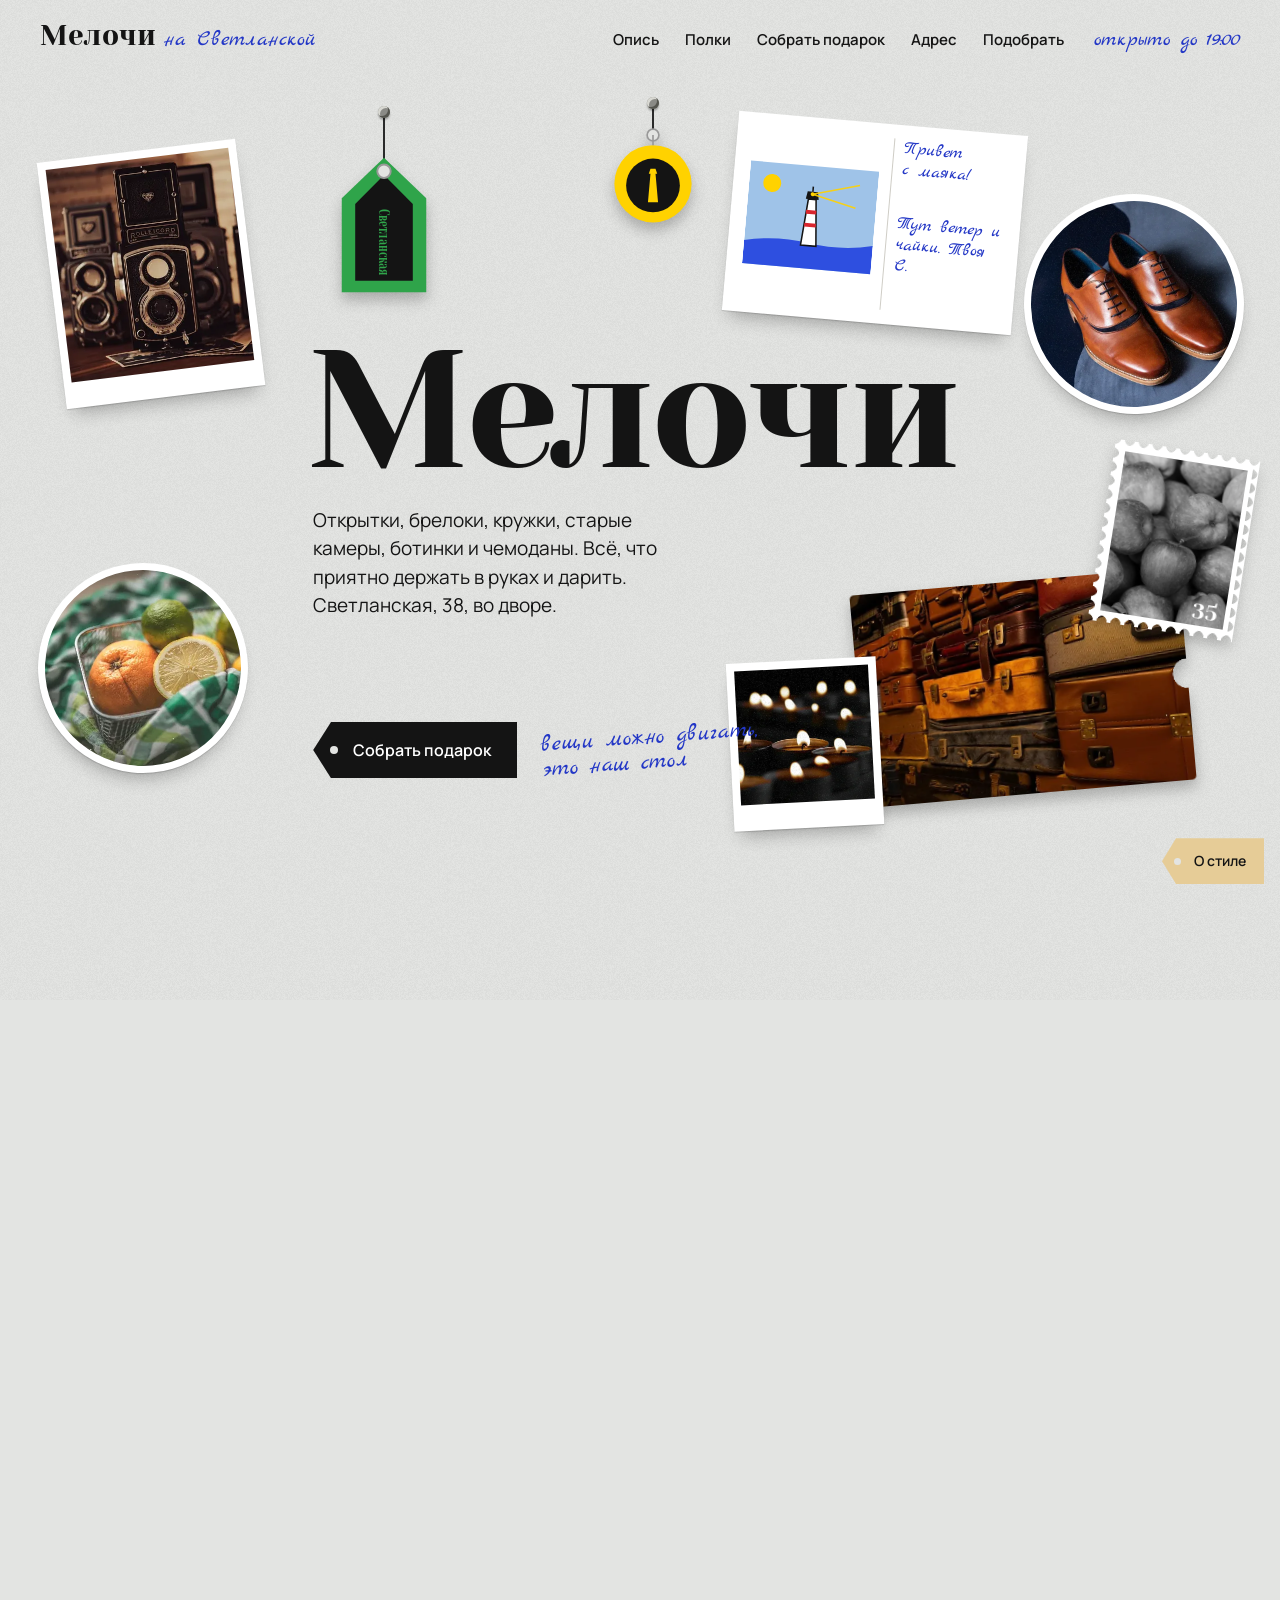
<file: sites/08-trinket/index.html>
<!doctype html>
<html lang="ru">
<head>
<meta charset="utf-8">
<meta name="viewport" content="width=device-width, initial-scale=1">
<title>Мелочи на Светланской</title>
<meta name="description" content="Селект-шоп мелочей и подарков во Владивостоке: открытки, брелоки, кружки, винтажные камеры, обувь, чемоданы.">
<link rel="stylesheet" href="../../assets/fonts/fonts.css">
<style>
:root{
  --table:#E3E4E2;
  --sheet:#FCFBF7;
  --ink:#141414;
  --ink-soft:#4B4A46;
  --pen:#2337C6;
  --red:#D9262E;
  --green:#2FA44A;
  --yellow:#FFD200;
  --blue:#2E4FE0;
  --orange:#FF8418;
  --pink:#FF6FAE;
  --manila:#E6CC97;
  --serif:'Yeseva One',Georgia,serif;
  --sans:'Manrope',system-ui,sans-serif;
  --pen-font:'Marck Script',cursive;
  --shadow:0 1px 1px rgba(20,20,20,.16),0 12px 18px -8px rgba(20,20,20,.32);
  --shadow-up:0 2px 2px rgba(20,20,20,.12),0 26px 30px -12px rgba(20,20,20,.36);
  --drop:drop-shadow(0 8px 7px rgba(20,20,20,.26));
  --out:cubic-bezier(.2,.8,.2,1);
}
*{box-sizing:border-box;margin:0;padding:0}
html{color:var(--ink);overflow-x:clip;-webkit-text-size-adjust:100%}
body{font-family:var(--sans);font-size:17px;line-height:1.55;overflow-x:clip;background:var(--table)}
/* зерно только на столе первого экрана: обычный фон под плёнкой цвета, без fixed-слоя и mix-blend */
body{position:relative;isolation:isolate}
body::before{content:"";position:absolute;left:0;right:0;top:0;height:1000px;z-index:-1;pointer-events:none;background:linear-gradient(rgba(227,228,226,.78),rgba(227,228,226,.78)),url(../../assets/grain.png),var(--table)}
img{display:block;max-width:100%;height:auto}
a{color:inherit;text-underline-offset:4px}
button,input,select{font:inherit;color:inherit}
::selection{background:var(--yellow);color:var(--ink)}
:focus-visible{outline:2px solid var(--pen);outline-offset:4px}
.wrap{max-width:1240px;margin:0 auto}
.sr{position:absolute;width:1px;height:1px;overflow:hidden;clip-path:inset(50%);white-space:nowrap}
.pen{font-family:var(--pen-font);color:var(--pen);font-weight:400}

/* шапка */
.top{display:flex;align-items:baseline;gap:30px;padding:22px 40px;max-width:1440px;margin:0 auto;position:relative;z-index:20}
.brand{font-family:var(--serif);font-size:28px;line-height:1;text-decoration:none}
.brand .pen{font-size:22px;margin-left:8px}
.top nav{margin-left:auto;display:flex;gap:26px;font-size:15px;font-weight:600}
.top nav a{text-decoration:none;padding:6px 0;background:linear-gradient(var(--ink),var(--ink)) 0 100%/0 1px no-repeat;transition:background-size .3s var(--out)}
.top nav a:hover{background-size:100% 1px}
.top .open{font-size:21px}

/* предметы: бумажные вещи и нарисованные вещи */
.obj{position:absolute;left:var(--x);top:var(--y);width:var(--w);rotate:var(--r,0deg);z-index:2}
.obj .body{position:relative;transition:transform .35s var(--out)}
.obj:hover .body,.obj.lift .body{transform:translateY(-10px) rotate(-1.5deg)}
.obj.dragging .body{transform:translateY(-14px) scale(1.04);transition:none}
.fine .table .obj{cursor:grab;touch-action:none}
.fine .table .obj.dragging{cursor:grabbing}
.print{background:#fff;padding:8px 8px 26px;box-shadow:var(--shadow);transition:box-shadow .35s var(--out)}
.print img{width:100%;aspect-ratio:var(--ar,1);object-fit:cover}
.sticker{background:#fff;border-radius:50%;padding:7px;box-shadow:var(--shadow);transition:box-shadow .35s var(--out)}
.sticker img{border-radius:50%;aspect-ratio:1;width:100%;object-fit:cover}
.obj:hover .print,.obj.lift .print,.obj:hover .sticker,.obj.lift .sticker,.obj:hover .postcard,.obj.lift .postcard,.obj:hover .ccard,.obj.lift .ccard{box-shadow:var(--shadow-up)}
.cast{filter:var(--drop)}
.stamp{background:#fff;padding:11px;aspect-ratio:.8;position:relative;-webkit-mask:linear-gradient(#000 0 0) center/calc(100% - 12px) calc(100% - 12px) no-repeat,radial-gradient(circle,#0000 4.6px,#000 5px) -7px -7px/14px 14px;mask:linear-gradient(#000 0 0) center/calc(100% - 12px) calc(100% - 12px) no-repeat,radial-gradient(circle,#0000 4.6px,#000 5px) -7px -7px/14px 14px}
.stamp img,.stamp svg{width:100%;height:100%;object-fit:cover;display:block}
.stamp .val{position:absolute;right:18px;bottom:14px;font-family:var(--serif);color:#fff;font-size:22px;line-height:1}
.ticket{aspect-ratio:1.55;border-radius:4px;overflow:hidden;-webkit-mask:radial-gradient(circle 15px at 0 50%,#0000 98%,#000) left/51% 100% no-repeat,radial-gradient(circle 15px at 100% 50%,#0000 98%,#000) right/51% 100% no-repeat;mask:radial-gradient(circle 15px at 0 50%,#0000 98%,#000) left/51% 100% no-repeat,radial-gradient(circle 15px at 100% 50%,#0000 98%,#000) right/51% 100% no-repeat}
.ticket img{width:100%;height:100%;object-fit:cover}
.postcard{background:#fff;aspect-ratio:1.45;padding:14px 16px;display:grid;grid-template-columns:1.1fr 1fr;gap:12px;box-shadow:var(--shadow);transition:box-shadow .35s var(--out)}
.postcard .pic{position:relative;overflow:hidden}
.postcard .pic svg{position:absolute;inset:0;width:100%;height:100%}
.postcard .msg{font-family:var(--pen-font);font-size:18px;line-height:1.15;color:var(--pen);border-left:1px solid #cfcdc6;padding-left:10px;position:relative}
.postcard .msg span{display:block;margin-top:34px}
.ccard{background:var(--yellow);aspect-ratio:.7;padding:9px;border-radius:10px;box-shadow:var(--shadow);transition:box-shadow .35s var(--out)}
.ccard .in{background:#fff;height:100%;border-radius:6px;padding:8px;display:flex;flex-direction:column;border:2px solid var(--ink)}
.ccard .nm{font-family:var(--serif);font-size:15px;line-height:1}
.ccard .art{flex:1;margin-top:8px;border-radius:4px;position:relative;overflow:hidden}
.ccard .art svg{position:absolute;inset:0;width:100%;height:100%}
.key svg,.mug svg{width:100%;height:auto;display:block;overflow:visible}

/* ценник: бирка из манильского картона */
.ptag{position:absolute;right:-16px;top:-24px;z-index:3;background:var(--manila);padding:7px 12px 8px 24px;font-weight:600;font-size:14px;line-height:1.2;white-space:nowrap;clip-path:polygon(14px 0,100% 0,100% 100%,14px 100%,0 50%);rotate:6deg;opacity:0;transform:translateY(8px);transition:opacity .2s,transform .3s var(--out);pointer-events:none}
.ptag::before{content:"";position:absolute;left:10px;top:50%;width:6px;height:6px;margin-top:-3px;border-radius:50%;background:var(--table)}
.ptag i{display:block;font-family:var(--pen-font);font-style:normal;font-weight:400;font-size:17px;color:var(--pen)}
.ptag.red{background:var(--red);color:#fff}
.ptag.red i{color:#fff}
.obj:hover .ptag,.obj.lift .ptag,.obj:focus-within .ptag{opacity:1;transform:none}

/* первый экран: стол */
.table{position:relative;height:min(880px,max(700px,100svh));max-width:1440px;margin:0 auto}
.hero-title{position:absolute;left:24%;top:30%;z-index:1;pointer-events:none}
.hero-title h1{font-family:var(--serif);font-weight:400;font-size:clamp(84px,13vw,196px);line-height:.82;letter-spacing:-.03em}
.hero-title p{font-size:19px;line-height:1.5;max-width:30ch;margin:26px 0 0 6px;pointer-events:auto}
.hero-cta{position:absolute;left:calc(24% + 6px);top:73%;z-index:3;display:flex;align-items:center;gap:24px}
.btn{display:inline-flex;align-items:center;background:var(--ink);color:#fff;font-weight:600;font-size:16px;padding:16px 26px 16px 40px;border:0;cursor:pointer;text-decoration:none;position:relative;clip-path:polygon(18px 0,100% 0,100% 100%,18px 100%,0 50%);transition:background-color .2s}
.btn::before{content:"";position:absolute;left:17px;top:50%;width:8px;height:8px;margin-top:-4px;border-radius:50%;background:var(--table)}
.btn:hover{background:var(--blue)}
.hint{font-size:24px;rotate:-4deg;line-height:1.05;display:none}
.fine .hint{display:block}
.nail{position:absolute;width:12px;height:12px;border-radius:50%;background:#8a8a86;box-shadow:inset -2px -2px 0 #55554f,inset 2px 2px 0 #d8d8d2,0 2px 2px rgba(0,0,0,.3);z-index:4}
.swing{position:absolute;transform-origin:50% 0;z-index:3;transition:transform .6s var(--out)}
.swing:hover{transform:rotate(-7deg)}
.swing .string{position:absolute;left:50%;top:0;width:2px;margin-left:-1px;background:#2a2a2a}
.swing .key{position:absolute;left:50%;transform:translateX(-50%)}
.table .swing .key{filter:var(--drop)}
@keyframes land{from{opacity:0;transform:translateY(-36px) scale(1.06)}}
.table .obj{animation:land .6s var(--out) backwards}
.table .obj:nth-of-type(2){animation-delay:.06s}.table .obj:nth-of-type(3){animation-delay:.12s}.table .obj:nth-of-type(4){animation-delay:.18s}.table .obj:nth-of-type(5){animation-delay:.24s}.table .obj:nth-of-type(6){animation-delay:.3s}.table .obj:nth-of-type(7){animation-delay:.36s}.table .obj:nth-of-type(8){animation-delay:.42s}

/* секции */
.sec{padding:130px 40px}
.sec-h{font-family:var(--serif);font-weight:400;font-size:clamp(44px,6vw,88px);line-height:.95;letter-spacing:-.02em}
.sec-sub{font-size:27px;line-height:1.15;margin-top:12px;display:inline-block;rotate:-1.5deg}

/* опись */
.sheet-wrap{position:relative;margin-top:64px}
.sheet-wrap::before{content:"";position:absolute;inset:14px -10px -14px 12px;background:#d6d4cc;rotate:1.4deg;box-shadow:0 10px 26px rgba(0,0,0,.1)}
.sheet{position:relative;background:var(--sheet);aspect-ratio:1180/1400;box-shadow:0 1px 0 rgba(0,0,0,.08),0 18px 40px rgba(0,0,0,.12);rotate:-.6deg}
.num{position:absolute;left:-26px;top:-38px;z-index:4;pointer-events:none;font-family:var(--pen-font);font-size:42px;line-height:1;color:var(--pen)}
.inv-list{position:absolute;left:5%;top:57%;width:35%;z-index:1}
.inv-list h3{font-family:var(--serif);font-weight:400;font-size:32px;line-height:1}
.inv-list .sig{font-size:40px;line-height:1;display:block;margin:8px 0 18px}
.inv-list ol{list-style:none;font-size:15px;line-height:1.5;counter-reset:i}
.inv-list li{counter-increment:i;display:grid;grid-template-columns:28px 1fr auto;gap:6px;padding:3px 6px;margin:0 -6px;border-bottom:1px dotted #bdbab0;transition:background-color .2s}
.inv-list li::before{content:counter(i) ".";font-weight:600}
.inv-list li b{font-weight:600}
.inv-list li span:last-child{font-variant-numeric:tabular-nums;font-weight:600}
.inv-list li.hi{background:var(--yellow)}
.inv-list li.na span:last-child{color:var(--red)}
.sheet-foot{position:absolute;right:5%;bottom:3%;font-size:32px;rotate:-6deg}

/* полки-брелоки */
.cats{background:var(--ink);color:#fff}
.cats .sec-sub{color:var(--yellow)}
.cats-top{display:grid;grid-template-columns:1fr 1fr;gap:40px;align-items:end}
.cats-top p{color:#d2d0c8;max-width:46ch}
.rail{position:relative;list-style:none;display:grid;grid-template-columns:repeat(6,1fr);margin-top:56px;padding-top:38px}
.rail::before{content:"";position:absolute;left:0;right:0;top:30px;height:10px;background:#4a3c2e;box-shadow:0 4px 10px rgba(0,0,0,.6)}
.rail li{position:relative;height:390px}
.rail .nail{left:calc(50% - 6px);top:-8px}
.rail .swing{left:calc(50% - 60px);top:0;width:120px}
.rail button.key{background:none;border:0;cursor:pointer;color:inherit;width:112px;padding:0}
.rail .kc{display:block;text-align:center;font-size:22px;line-height:1.1;margin-top:6px;white-space:nowrap}

/* подарок */
.gift-grid{display:grid;grid-template-columns:1.25fr 1fr;gap:64px;margin-top:56px;align-items:start}
.chips{display:grid;grid-template-columns:repeat(3,1fr);gap:18px;list-style:none}
.chip{width:100%;height:100%;background:var(--sheet);border:0;text-align:left;padding:12px 12px 14px;cursor:pointer;position:relative;box-shadow:var(--shadow);transition:transform .3s var(--out),box-shadow .3s var(--out)}
.chips li:nth-child(3n+1) .chip{rotate:-1deg}.chips li:nth-child(3n+2) .chip{rotate:.8deg}.chips li:nth-child(3n) .chip{rotate:-.4deg}
.chip:hover{transform:translateY(-4px)}
.chip .th{height:104px;display:grid;place-items:center;margin-bottom:10px}
.chip .th svg{height:100px;width:auto}
.chip .th img{width:96px;height:96px;object-fit:cover;border-radius:50%;border:5px solid #fff;box-shadow:0 2px 4px rgba(0,0,0,.2)}
.chip .nm{font-weight:600;font-size:15px;line-height:1.25;display:block}
.chip .pr{font-weight:600;font-size:16px;color:var(--pen);line-height:1.4;font-variant-numeric:tabular-nums}
.chip .ck{position:absolute;right:10px;top:8px;width:34px;height:34px;overflow:visible}
.chip .ck path{fill:none;stroke:var(--red);stroke-width:3;stroke-linecap:round;stroke-dasharray:60;stroke-dashoffset:60;transition:stroke-dashoffset .35s var(--out)}
.chip[aria-pressed="true"]{box-shadow:0 0 0 2px var(--ink),var(--shadow)}
.chip[aria-pressed="true"] .ck path{stroke-dashoffset:0}
.chip:disabled{opacity:.45;cursor:not-allowed;transform:none}
.boxside{position:sticky;top:40px}
.box{width:100%;max-width:440px;margin:0 auto;display:block;overflow:visible}
.box #lid{transform-box:view-box;transform-origin:220px 118px;transform:translate(0,-86px) rotate(-12deg);transition:transform .7s var(--out)}
.box.closed #lid{transform:none}
.box .it{animation:drop .5s var(--out) backwards}
@keyframes drop{from{transform:translateY(-140px)}}
.slots{display:grid;grid-template-columns:repeat(3,1fr);gap:10px;margin:14px 0 18px;font-family:var(--pen-font);font-size:21px;color:var(--pen);list-style:none}
.slots li{text-align:center;border-bottom:1px dashed #9a978d;padding:0 4px;line-height:1.35;min-height:30px;overflow:hidden;text-overflow:ellipsis;white-space:nowrap}
.total{display:flex;justify-content:space-between;align-items:baseline;gap:16px;border-top:2px solid var(--ink);padding-top:14px}
.total b{font-family:var(--serif);font-weight:400;font-size:48px;line-height:1;font-variant-numeric:tabular-nums}
.total small{font-size:14px;line-height:1.4;max-width:24ch;display:block}
.gift-act{display:flex;gap:18px;align-items:center;margin-top:22px;flex-wrap:wrap}
.linkbtn{background:none;border:0;font-family:var(--pen-font);font-size:22px;color:var(--pen);cursor:pointer;text-decoration:underline;text-underline-offset:4px;padding:8px 0}

/* адрес */
.visit{background:var(--sheet)}
.visit-grid{display:grid;grid-template-columns:1fr 1.15fr;gap:72px;align-items:center}
.addr{font-family:var(--serif);font-size:clamp(28px,3vw,40px);line-height:1.3;margin:26px 0 16px}
.hours{border-collapse:collapse;font-size:16px;margin:20px 0}
.hours td{padding:7px 28px 7px 0;border-bottom:1px solid #dcdad2}
.hours td:last-child{font-variant-numeric:tabular-nums}
.map{width:100%;height:auto;overflow:visible}
.map .st{fill:none;stroke-linecap:round}
.map text{font-family:var(--sans);font-size:14px;fill:var(--ink)}
.map .h{font-family:var(--pen-font);font-size:26px;fill:var(--pen)}

/* форма */
.pick-grid{display:grid;grid-template-columns:.9fr 1.1fr;gap:72px;align-items:start}
.pick-grid>div>p{max-width:40ch;margin-top:20px}
.pick-photo{position:relative;margin-top:34px;height:400px}
form{background:var(--sheet);padding:44px 40px 40px;position:relative;box-shadow:0 18px 40px rgba(0,0,0,.1);rotate:.5deg}
form::before{content:"";position:absolute;top:-11px;left:50%;width:96px;height:24px;margin-left:-48px;background:rgba(255,210,0,.8);rotate:-3deg}
.fld{display:block;margin-bottom:22px}
.fld>span{display:block;font-family:var(--pen-font);font-size:24px;color:var(--pen);line-height:1.1}
.fld input,.fld select{width:100%;border:0;border-bottom:1px solid var(--ink);background:transparent;padding:10px 0;font-size:18px;border-radius:0;outline:none}
.fld input::placeholder{color:#6d6b64;opacity:1}
.fld input:focus,.fld select:focus{border-bottom:2px solid var(--blue);padding-bottom:9px}
.bud{display:flex;flex-wrap:wrap;gap:8px;margin-top:10px}
.bud label{cursor:pointer;position:relative}
.bud input{position:absolute;opacity:0;width:1px;height:1px}
.bud span{display:inline-block;padding:9px 14px 9px 24px;background:#e9e7e0;font-size:15px;clip-path:polygon(11px 0,100% 0,100% 100%,11px 100%,0 50%)}
.bud input:checked+span{background:var(--yellow)}
.bud input:focus-visible+span{outline:2px solid var(--pen)}
.chk{display:flex;gap:12px;align-items:flex-start;font-size:15px;line-height:1.45;margin:12px 0 28px;cursor:pointer}
.chk input{width:22px;height:22px;flex:none;accent-color:var(--ink);margin-top:1px}
.thanks{display:none;padding:30px 0}
.thanks h3{font-family:var(--serif);font-weight:400;font-size:56px;line-height:1}
.thanks p{font-family:var(--pen-font);font-size:28px;color:var(--pen);margin-top:12px;line-height:1.2}
form.done .fields{display:none}
form.done .thanks{display:block}

/* подвал */
footer{padding:80px 40px 110px;border-top:1px solid #cfcdc6}
.foot{display:grid;grid-template-columns:1.6fr 1fr 1fr 1fr;gap:40px;font-size:15px;line-height:1.6}
.foot h4{font-family:var(--pen-font);font-weight:400;font-size:25px;color:var(--pen);margin-bottom:6px}
.foot a{text-decoration:none}
.foot a:hover{text-decoration:underline}
.foot .big{font-family:var(--serif);font-size:clamp(60px,9vw,136px);line-height:.85;letter-spacing:-.03em}
.legal{font-size:13px;line-height:1.5;color:#55534d;margin-top:40px;max-width:90ch}

/* о стиле */
.about-btn{position:fixed;right:16px;bottom:16px;z-index:80;background:var(--manila);border:0;font-weight:600;font-size:14px;padding:12px 18px 12px 32px;cursor:pointer;clip-path:polygon(14px 0,100% 0,100% 100%,14px 100%,0 50%)}
.about-btn::before{content:"";position:absolute;left:12px;top:50%;width:7px;height:7px;margin-top:-3.5px;border-radius:50%;background:var(--table)}
.about{position:fixed;right:16px;bottom:74px;z-index:81;width:min(410px,calc(100vw - 32px));max-height:calc(100svh - 100px);overflow:auto;background:var(--sheet);padding:28px 26px 24px;box-shadow:0 20px 50px rgba(0,0,0,.25);display:none;font-size:14px;line-height:1.5}
.about.open{display:block}
.about h3{font-family:var(--serif);font-weight:400;font-size:34px;line-height:1}
.about h4{font-family:var(--pen-font);font-weight:400;font-size:23px;color:var(--pen);margin:14px 0 2px}
.about ol{padding-left:20px}
.about .x{position:absolute;right:8px;top:6px;width:44px;height:44px;background:none;border:0;font-size:28px;cursor:pointer}

.below{content-visibility:auto;contain-intrinsic-size:auto 1500px}

@media (max-width:1000px){
  .gift-grid,.visit-grid,.pick-grid,.cats-top{grid-template-columns:1fr}
  .boxside{position:relative;top:0}
  .foot{grid-template-columns:1fr 1fr}
}
@media (max-width:760px){
  body{font-size:16px}
  .top{padding:16px 18px;gap:14px}
  .top nav{display:none}
  .top .open{margin-left:auto;font-size:19px;white-space:nowrap}
  .brand .pen{display:none}
  .sec{padding:90px 18px}
  footer{padding:70px 18px 110px}
  .table{height:900px}
  .table .nomob{display:none}
  .table .obj{left:var(--mx);top:var(--my);width:var(--mw)}
  .hero-title{left:18px;top:3%;right:18px}
  .hero-title h1{font-size:clamp(64px,21vw,104px)}
  .hero-title p{font-size:16px;margin:14px 0 0 2px;max-width:26ch}
  .hero-cta{left:18px;top:auto;bottom:24px;right:18px}
  .table .swing,.table .nail{display:none}
  .sheet{aspect-ratio:auto;rotate:0deg;padding:56px 18px 30px;display:grid;grid-template-columns:1fr 1fr;gap:60px 26px}
  .sheet .obj{position:relative;left:auto;top:auto;width:auto;rotate:var(--r,0deg)}
  .sheet .obj.wide{grid-column:1/-1;width:78%;justify-self:center}
  .num{left:-10px;top:-42px}
  .inv-list{position:relative;left:auto;top:auto;width:auto;grid-column:1/-1;order:20}
  .sheet-foot{position:relative;grid-column:1/-1;order:21;right:auto;bottom:auto}
  .sheet-wrap::before{inset:10px -6px -10px 6px}
  .rail{grid-template-columns:repeat(3,1fr);padding-top:0}
  .rail::before{display:none}
  .rail li{height:300px}
  .rail .nail{top:0}
  .rail .swing{top:6px;left:calc(50% - 50px);width:100px}
  .rail button.key{width:92px;top:30px!important}
  .rail .string{height:36px!important}
  .rail .kc{font-size:19px}
  .chips{grid-template-columns:1fr 1fr;gap:12px}
  .chip .th{height:88px}
  .chip .th svg{height:84px}
  .chip .th img{width:80px;height:80px}
  .slots{font-size:18px}
  .total b{font-size:38px}
  form{padding:32px 20px 28px}
  .pick-photo{height:290px}
  .foot{grid-template-columns:1fr}
  .about-btn{right:10px;bottom:10px}
}
@media (prefers-reduced-motion:reduce){
  .table .obj,.box .it{animation:none}
  .obj .body,.ptag,.chip,.chip .ck path,.swing,.box #lid,.top nav a{transition:none}
}
</style>
</head>
<body>
<svg width="0" height="0" style="position:absolute" aria-hidden="true">
  <symbol id="lh" viewBox="0 0 100 80"><rect width="100" height="80" fill="#9FC3E8"/><path d="M0 62 Q25 56 50 60 T100 58 V80 H0Z" fill="#2E4FE0"/><path d="M44 62 L47 26 L53 26 L56 62Z" fill="#fff" stroke="#141414" stroke-width="1.2"/><path d="M46 36 H54 M45.5 46 H54.5" stroke="#D9262E" stroke-width="3"/><path d="M45 26 H55 L54 20 H46Z" fill="#141414"/><path d="M50 20 V16" stroke="#141414" stroke-width="1.2"/><circle cx="50" cy="22" r="1.6" fill="#FFD200"/><path d="M50 22 L86 12 M50 22 L84 30" stroke="#FFD200" stroke-width="1.2" opacity=".9"/><circle cx="18" cy="16" r="7" fill="#FFD200"/></symbol>
  <symbol id="br" viewBox="0 0 100 120"><rect width="100" height="120" fill="#D9262E"/><path d="M0 92 H100 V120 H0Z" fill="#2E4FE0"/><path d="M30 92 V20 M70 92 V20" stroke="#fff" stroke-width="4"/><path d="M30 20 L4 80 M30 20 L14 80 M30 20 L22 80 M30 20 L56 80 M30 20 L44 80 M70 20 L96 80 M70 20 L86 80 M70 20 L44 80 M70 20 L56 80 M70 20 L78 80" stroke="#fff" stroke-width="1"/><path d="M0 80 H100" stroke="#fff" stroke-width="3"/></symbol>
  <symbol id="tag-house" viewBox="0 0 100 150"><path d="M50 4 L94 46 L94 144 L6 144 L6 46Z"/></symbol>
</svg>

<header class="top">
  <a class="brand" href="#top">Мелочи<span class="pen">на Светланской</span></a>
  <nav aria-label="Разделы"><a href="#inventory">Опись</a><a href="#cats">Полки</a><a href="#gift">Собрать подарок</a><a href="#visit">Адрес</a><a href="#pick">Подобрать</a></nav>
  <span class="open pen" id="openNow">вт-пт до 20:00</span>
</header>

<main id="top">
<section class="table" id="table" aria-label="Стол с вещами из магазина">
  <div class="hero-title">
    <h1>Мелочи</h1>
    <p>Открытки, брелоки, кружки, старые камеры, ботинки и чемоданы. Всё, что приятно держать в руках и дарить. Светланская, 38, во дворе.</p>
  </div>
  <div class="hero-cta">
    <a class="btn" href="#gift">Собрать подарок</a>
    <span class="hint pen">вещи можно двигать,<br>это наш стол</span>
  </div>

  <div class="obj" style="--x:4%;--y:8%;--w:200px;--r:-7deg;--mx:-4%;--my:38%;--mw:132px">
    <div class="body"><div class="print" style="--ar:.86"><img src="img/vintage-cameras.webp" decoding="async" alt="Двухобъективная камера Rolleicord" style="object-position:37% 50%" width="560" height="374"></div>
    <span class="ptag">24 000 ₽<i>Rolleicord, 1950-е</i></span></div>
  </div>
  <div class="obj" style="--x:57%;--y:5%;--w:290px;--r:5deg;--mx:40%;--my:36%;--mw:200px">
    <div class="body"><div class="postcard"><div class="pic"><svg aria-hidden="true" preserveAspectRatio="xMidYMid slice"><use href="#lh"/></svg></div><div class="msg">Привет<br>с маяка!<span>Тут ветер и чайки. Твоя С.</span></div></div>
    <span class="ptag">350 ₽<i>открытка «Маяк»</i></span></div>
  </div>
  <div class="obj" style="--x:80%;--y:13%;--w:220px;--r:-4deg;--mx:56%;--my:55%;--mw:140px">
    <div class="body"><div class="sticker"><img src="img/oxford-shoes.webp" decoding="async" alt="Коричневые кожаные оксфорды" width="560" height="560"></div>
    <span class="ptag">12 900 ₽<i>оксфорды, 42 размер</i></span></div>
  </div>
  <div class="obj" style="--x:3%;--y:55%;--w:210px;--r:6deg;--mx:4%;--my:57%;--mw:140px">
    <div class="body"><div class="sticker"><img src="img/oranges-basket.webp" decoding="async" alt="Проволочная корзинка с апельсинами и лаймами на клетчатом полотенце" style="object-position:30% 70%" width="560" height="337"></div>
    <span class="ptag">2 400 ₽<i>корзинка с полотенцем</i></span></div>
  </div>
  <div class="obj" style="--x:67%;--y:57%;--w:330px;--r:-5deg;--mx:4%;--my:75%;--mw:212px">
    <div class="body"><div class="cast"><div class="ticket"><img src="img/suitcases.webp" decoding="async" alt="Стопка старых кожаных чемоданов" style="object-position:70% 40%" width="560" height="374"></div></div>
    <span class="ptag red">8 500 ₽<i>чемодан, 1960-е</i></span></div>
  </div>
  <div class="obj" style="--x:86%;--y:42%;--w:146px;--r:9deg;--mx:70%;--my:74%;--mw:100px">
    <div class="body"><div class="cast"><div class="stamp"><img src="img/apples-bw.webp" decoding="async" alt="Чёрно-белое фото яблок на марке" width="560" height="420"><span class="val">35</span></div></div>
    <span class="ptag">390 ₽<i>марка-открытка</i></span></div>
  </div>
  <div class="obj nomob" style="--x:57%;--y:66%;--w:150px;--r:-3deg">
    <div class="body"><div class="print" style="--ar:1"><img src="img/candles.webp" decoding="async" alt="Горящие чайные свечи на тёмном фоне" width="560" height="373"></div>
    <span class="ptag">890 ₽<i>12 чайных свечей</i></span></div>
  </div>

  <span class="nail" style="left:calc(30% - 6px);top:3%"></span>
  <div class="swing" style="left:calc(30% - 60px);top:calc(3% + 6px);width:120px">
    <span class="string" style="height:48px"></span>
    <div class="key" style="top:42px;width:96px"><svg viewBox="0 0 100 150" role="img" aria-label="Брелок «Светланская», 490 рублей"><path d="M50 4 L94 46 L94 144 L6 144 L6 46Z" fill="#2FA44A"/><path d="M50 22 L80 52 L80 132 L20 132 L20 52Z" fill="#141414"/><circle cx="50" cy="18" r="7" fill="#E3E4E2" stroke="#999" stroke-width="2"/><text x="50" y="92" transform="rotate(90 50 92)" dominant-baseline="central" text-anchor="middle" font-family="Yeseva One" font-size="16" textLength="70" lengthAdjust="spacingAndGlyphs" fill="#2FA44A">Светланская</text></svg></div>
  </div>
  <span class="nail" style="left:calc(51% - 6px);top:2%"></span>
  <div class="swing" style="left:calc(51% - 50px);top:calc(2% + 6px);width:100px">
    <span class="string" style="height:28px"></span>
    <div class="key" style="top:22px;width:84px"><svg viewBox="0 0 100 130" role="img" aria-label="Брелок «Маяк», 450 рублей"><circle cx="50" cy="70" r="46" fill="#FFD200"/><circle cx="50" cy="72" r="32" fill="#141414"/><circle cx="50" cy="12" r="7" fill="#E3E4E2" stroke="#999" stroke-width="2"/><path d="M50 12 V24" stroke="#999" stroke-width="2"/><path d="M44 92 L47 58 L53 58 L56 92Z M45 58 H55 L53 52 H47Z" fill="#FFD200"/></svg></div>
  </div>
</section>

<section class="sec below" id="inventory" aria-labelledby="h-inv">
  <div class="wrap">
    <h2 class="sec-h" id="h-inv">Опись недели</h2>
    <span class="sec-sub pen">12 вещей, которые приехали в октябре. Наведите на строку или на вещь, увидите цену</span>

    <div class="sheet-wrap">
    <div class="sheet" id="sheet">
      <div class="obj" data-i="1" style="--x:5%;--y:5%;--w:24%;--r:-4deg">
        <span class="num" aria-hidden="true">1</span>
        <div class="body"><div class="postcard"><div class="pic"><svg aria-hidden="true" preserveAspectRatio="xMidYMid slice"><use href="#lh"/></svg></div><div class="msg">Привет<br>с маяка!<span>Целую. Т.</span></div></div><span class="ptag">350 ₽<i>открытка</i></span></div>
      </div>
      <div class="obj" data-i="2" style="--x:35%;--y:3%;--w:10%;--r:8deg">
        <span class="num" aria-hidden="true">2</span>
        <div class="body key cast"><svg viewBox="0 0 100 150" aria-hidden="true"><path d="M50 4 L94 46 L94 144 L6 144 L6 46Z" fill="#FF8418"/><path d="M50 22 L80 52 L80 132 L20 132 L20 52Z" fill="#141414"/><circle cx="50" cy="18" r="7" fill="#FCFBF7" stroke="#999" stroke-width="2"/><text x="50" y="92" transform="rotate(90 50 92)" dominant-baseline="central" text-anchor="middle" font-family="Yeseva One" font-size="20" textLength="76" lengthAdjust="spacingAndGlyphs" fill="#FF8418">Эгершельд</text></svg><span class="ptag">490 ₽<i>брелок</i></span></div>
      </div>
      <div class="obj" data-i="3" style="--x:51%;--y:4%;--w:14%;--r:-5deg">
        <span class="num" aria-hidden="true">3</span>
        <div class="body"><div class="cast"><div class="stamp"><svg viewBox="0 0 100 120" preserveAspectRatio="xMidYMid slice" aria-hidden="true"><use href="#br"/></svg><span class="val">60</span></div></div><span class="ptag">650 ₽<i>набор марок, 6 шт</i></span></div>
      </div>
      <div class="obj" data-i="4" style="--x:73%;--y:3%;--w:20%;--r:3deg">
        <span class="num" aria-hidden="true">4</span>
        <div class="body"><div class="print" style="--ar:1.1"><img src="img/candles.webp" alt="Чайные свечи" loading="lazy" decoding="async" width="560" height="373"></div><span class="ptag">890 ₽<i>свечи, 12 шт</i></span></div>
      </div>
      <div class="obj" data-i="5" style="--x:6%;--y:30%;--w:15%;--r:-2deg">
        <span class="num" aria-hidden="true">5</span>
        <div class="body mug cast"><svg viewBox="0 0 140 120" aria-hidden="true"><path d="M104 40 C134 38 136 86 104 84" fill="none" stroke="#fff" stroke-width="12"/><path d="M104 40 C134 38 136 86 104 84" fill="none" stroke="#2E4FE0" stroke-width="3"/><path d="M14 18 H106 V104 C106 112 98 116 90 116 H30 C22 116 14 112 14 104Z" fill="#fff"/><ellipse cx="60" cy="18" rx="46" ry="8" fill="#2E4FE0"/><ellipse cx="60" cy="18" rx="40" ry="5" fill="#dfe6ff"/><path d="M14 104 C14 112 22 116 30 116 H90 C98 116 106 112 106 104" fill="none" stroke="#2E4FE0" stroke-width="4"/><text x="60" y="70" text-anchor="middle" font-family="Yeseva One" font-size="17" fill="#2E4FE0">Эгершельд</text><path d="M36 82 Q60 92 84 82" stroke="#D9262E" stroke-width="2" fill="none"/></svg><span class="ptag">1 200 ₽<i>эмалированная кружка</i></span></div>
      </div>
      <div class="obj" data-i="6" style="--x:27%;--y:29%;--w:18%;--r:4deg">
        <span class="num" aria-hidden="true">6</span>
        <div class="body"><div class="print" style="--ar:1"><img src="img/chalk.webp" alt="Деревянные кубики и синяя призма" style="object-position:55% 55%" loading="lazy" decoding="async" width="560" height="373"></div><span class="ptag">1 900 ₽<i>деревянные кубики</i></span></div>
      </div>
      <div class="obj" data-i="7" style="--x:51%;--y:27%;--w:19%;--r:-3deg">
        <span class="num" aria-hidden="true">7</span>
        <div class="body"><div class="sticker"><img src="img/oranges-basket.webp" alt="Корзинка с цитрусами" style="object-position:30% 70%" loading="lazy" decoding="async" width="560" height="337"></div><span class="ptag">2 400 ₽<i>корзинка с полотенцем</i></span></div>
      </div>
      <div class="obj" data-i="8" style="--x:77%;--y:30%;--w:17%;--r:6deg">
        <span class="num" aria-hidden="true">8</span>
        <div class="body"><div class="sticker"><img src="img/avocado.webp" alt="Половинка авокадо с косточкой" style="object-position:55% 55%" loading="lazy" decoding="async" width="560" height="373"></div><span class="ptag red">не продаётся<i>это наш обед</i></span></div>
      </div>
      <div class="obj" data-i="9" style="--x:47%;--y:51%;--w:15%;--r:-5deg">
        <span class="num" aria-hidden="true">9</span>
        <div class="body"><div class="print" style="--ar:.8"><img src="img/vintage-cameras.webp" alt="Камера Rolleicord" style="object-position:37% 50%" loading="lazy" decoding="async" width="560" height="374"></div><span class="ptag">24 000 ₽<i>Rolleicord, рабочая</i></span></div>
      </div>
      <div class="obj" data-i="10" style="--x:70%;--y:51%;--w:20%;--r:4deg">
        <span class="num" aria-hidden="true">10</span>
        <div class="body"><div class="sticker"><img src="img/oxford-shoes.webp" alt="Кожаные оксфорды" loading="lazy" decoding="async" width="560" height="560"></div><span class="ptag">12 900 ₽<i>оксфорды</i></span></div>
      </div>
      <div class="obj wide" data-i="11" style="--x:44%;--y:76%;--w:28%;--r:-2deg">
        <span class="num" aria-hidden="true">11</span>
        <div class="body"><div class="cast"><div class="ticket"><img src="img/suitcases.webp" alt="Старые чемоданы" style="object-position:70% 40%" loading="lazy" decoding="async" width="560" height="374"></div></div><span class="ptag">8 500 ₽<i>чемодан</i></span></div>
      </div>
      <div class="obj" data-i="12" style="--x:80%;--y:73%;--w:13%;--r:7deg">
        <span class="num" aria-hidden="true">12</span>
        <div class="body"><div class="ccard"><div class="in"><div class="nm">Токаревский маяк</div><div class="art"><svg viewBox="0 0 100 80" preserveAspectRatio="xMidYMid slice" aria-hidden="true"><use href="#lh"/></svg></div></div></div><span class="ptag">390 ₽<i>карточка, серия из 12</i></span></div>
      </div>

      <div class="inv-list">
        <h3>Опись осени</h3>
        <span class="sig pen">по версии «Мелочей»</span>
        <ol id="invList">
          <li data-i="1"><span><b>Открытка.</b> Токаревский маяк</span><span>350 ₽</span></li>
          <li data-i="2"><span><b>Брелок.</b> Эгершельд</span><span>490 ₽</span></li>
          <li data-i="3"><span><b>Марки.</b> Золотой мост</span><span>650 ₽</span></li>
          <li data-i="4"><span><b>Свечи.</b> Чайные, 12 шт</span><span>890 ₽</span></li>
          <li data-i="5"><span><b>Кружка.</b> Эмаль, 350 мл</span><span>1 200 ₽</span></li>
          <li data-i="6"><span><b>Кубики.</b> Ясень, 9 шт</span><span>1 900 ₽</span></li>
          <li data-i="7"><span><b>Корзинка.</b> С полотенцем</span><span>2 400 ₽</span></li>
          <li data-i="8" class="na"><span><b>Авокадо.</b> Наш обед</span><span>не прод.</span></li>
          <li data-i="9"><span><b>Камера.</b> Rolleicord</span><span>24 000 ₽</span></li>
          <li data-i="10"><span><b>Оксфорды.</b> Кожа, 42</span><span>12 900 ₽</span></li>
          <li data-i="11"><span><b>Чемодан.</b> 1960-е</span><span>8 500 ₽</span></li>
          <li data-i="12"><span><b>Карточка.</b> Маяки, №07</span><span>390 ₽</span></li>
        </ol>
      </div>
      <span class="sheet-foot pen">окт. 2026</span>
    </div>
    </div>
  </div>
</section>

<section class="sec cats below" id="cats" aria-labelledby="h-cats">
  <div class="wrap">
    <div class="cats-top">
      <div><h2 class="sec-h" id="h-cats">Шесть полок</h2><span class="sec-sub pen">бирки висят на гвоздях у кассы</span></div>
      <p>Мы раскладываем магазин по полкам, а не по ценам. Нажмите на бирку, и на описи выше подсветятся вещи с этой полки.</p>
    </div>
    <ul class="rail" id="rail">
      <li><span class="nail"></span><div class="swing"><span class="string" style="height:86px"></span><button class="key" type="button" data-ids="1,12" style="top:80px"><svg viewBox="0 0 100 184" aria-hidden="true"><path d="M50 4 L96 44 L96 176 L4 176 L4 44Z" fill="#2FA44A"/><path d="M50 24 L80 52 L80 162 L20 162 L20 52Z" fill="#141414"/><circle cx="50" cy="34" r="6" fill="#141414" stroke="#aaa" stroke-width="2"/><text x="50" y="104" transform="rotate(90 50 104)" dominant-baseline="central" text-anchor="middle" font-family="Yeseva One" font-size="22" textLength="96" lengthAdjust="spacingAndGlyphs" fill="#2FA44A">Открытки</text></svg><span class="kc pen" style="color:#7fd38f">140 видов</span><span class="sr">, показать в описи</span></button></div></li>
      <li><span class="nail"></span><div class="swing"><span class="string" style="height:146px"></span><button class="key" type="button" data-ids="2" style="top:140px"><svg viewBox="0 0 100 184" aria-hidden="true"><path d="M50 30 C80 30 96 56 96 100 C96 150 80 176 50 176 C20 176 4 150 4 100 C4 56 20 30 50 30Z" fill="#FFD200"/><path d="M50 46 C72 46 82 66 82 102 C82 140 72 162 50 162 C28 162 18 140 18 102 C18 66 28 46 50 46Z" fill="#141414"/><circle cx="50" cy="52" r="6" fill="#141414" stroke="#aaa" stroke-width="2"/><text x="50" y="112" transform="rotate(90 50 112)" dominant-baseline="central" text-anchor="middle" font-family="Yeseva One" font-size="22" fill="#FFD200">Брелоки</text></svg><span class="kc pen" style="color:#FFD200">60 штук</span><span class="sr">, показать в описи</span></button></div></li>
      <li><span class="nail"></span><div class="swing"><span class="string" style="height:56px"></span><button class="key" type="button" data-ids="5,4" style="top:50px"><svg viewBox="0 0 100 184" aria-hidden="true"><path d="M30 20 H70 L96 46 V150 L70 176 H30 L4 150 V46Z" fill="#2E4FE0"/><path d="M36 36 H64 L80 52 V144 L64 160 H36 L20 144 V52Z" fill="#141414"/><circle cx="50" cy="34" r="6" fill="#141414" stroke="#aaa" stroke-width="2"/><text x="50" y="102" transform="rotate(90 50 102)" dominant-baseline="central" text-anchor="middle" font-family="Yeseva One" font-size="22" fill="#7d95ff">Кружки</text></svg><span class="kc pen" style="color:#9fb0ff">от 1 200 ₽</span><span class="sr">, показать в описи</span></button></div></li>
      <li><span class="nail"></span><div class="swing"><span class="string" style="height:126px"></span><button class="key" type="button" data-ids="9" style="top:120px"><svg viewBox="0 0 100 184" aria-hidden="true"><path d="M4 20 H96 V80 C86 82 86 98 96 100 V176 H4 V100 C14 98 14 82 4 80Z" fill="#FF8418"/><path d="M18 34 H82 V162 H18Z" fill="#141414"/><circle cx="50" cy="48" r="6" fill="#141414" stroke="#aaa" stroke-width="2"/><text x="50" y="108" transform="rotate(90 50 108)" dominant-baseline="central" text-anchor="middle" font-family="Yeseva One" font-size="22" fill="#FF8418">Камеры</text></svg><span class="kc pen" style="color:#FFA75a">7 рабочих</span><span class="sr">, показать в описи</span></button></div></li>
      <li><span class="nail"></span><div class="swing"><span class="string" style="height:96px"></span><button class="key" type="button" data-ids="10" style="top:90px"><svg viewBox="0 0 100 184" aria-hidden="true"><path d="M50 6 C70 50 96 80 96 124 C96 156 76 178 50 178 C24 178 4 156 4 124 C4 80 30 50 50 6Z" fill="#FF6FAE"/><path d="M50 40 C64 70 82 94 82 126 C82 150 68 164 50 164 C32 164 18 150 18 126 C18 94 36 70 50 40Z" fill="#141414"/><circle cx="50" cy="28" r="6" fill="#141414" stroke="#aaa" stroke-width="2"/><text x="50" y="118" transform="rotate(90 50 118)" dominant-baseline="central" text-anchor="middle" font-family="Yeseva One" font-size="22" fill="#FF6FAE">Обувь</text></svg><span class="kc pen" style="color:#FF8fc0">размеры 36-44</span><span class="sr">, показать в описи</span></button></div></li>
      <li><span class="nail"></span><div class="swing"><span class="string" style="height:166px"></span><button class="key" type="button" data-ids="11,7" style="top:160px"><svg viewBox="0 0 100 184" aria-hidden="true"><path d="M10 20 C30 14 70 14 90 20 L96 170 C70 178 30 178 4 170Z" fill="#2FA44A"/><path d="M22 36 H78 L82 160 H18Z" fill="#141414"/><circle cx="50" cy="30" r="6" fill="#141414" stroke="#aaa" stroke-width="2"/><text x="50" y="100" transform="rotate(90 50 100)" dominant-baseline="central" text-anchor="middle" font-family="Yeseva One" font-size="22" textLength="104" lengthAdjust="spacingAndGlyphs" fill="#2FA44A">Чемоданы</text></svg><span class="kc pen" style="color:#7fd38f">от 6 000 ₽</span><span class="sr">, показать в описи</span></button></div></li>
    </ul>
  </div>
</section>

<section class="sec below" id="gift" aria-labelledby="h-gift">
  <div class="wrap">
    <h2 class="sec-h" id="h-gift">Собрать подарок</h2>
    <span class="sec-sub pen">выберите три мелочи, упакуем в коробку с бечёвкой бесплатно</span>
    <div class="gift-grid">
      <ul class="chips" id="chips">
        <li><button class="chip" type="button" aria-pressed="false" data-p="350" data-c="#9FC3E8" data-n="Открытка «Маяк»"><span class="th"><svg viewBox="0 0 100 80" aria-hidden="true" style="height:70px"><rect x="2" y="2" width="96" height="76" fill="#fff" stroke="#ddd"/><svg x="8" y="8" width="46" height="64" viewBox="0 0 100 80" preserveAspectRatio="xMidYMid slice"><use href="#lh"/></svg></svg></span><span class="nm">Открытка «Маяк»</span><span class="pr">350 ₽</span><svg class="ck" viewBox="0 0 36 36" aria-hidden="true"><path d="M6 18 L15 27 L32 6"/></svg></button></li>
        <li><button class="chip" type="button" aria-pressed="false" data-p="490" data-c="#FF8418" data-n="Брелок «Эгершельд»"><span class="th"><svg viewBox="0 0 100 150" aria-hidden="true"><path d="M50 4 L94 46 L94 144 L6 144 L6 46Z" fill="#FF8418"/><path d="M50 22 L80 52 L80 132 L20 132 L20 52Z" fill="#141414"/><circle cx="50" cy="18" r="7" fill="#fff"/></svg></span><span class="nm">Брелок «Эгершельд»</span><span class="pr">490 ₽</span><svg class="ck" viewBox="0 0 36 36" aria-hidden="true"><path d="M6 18 L15 27 L32 6"/></svg></button></li>
        <li><button class="chip" type="button" aria-pressed="false" data-p="650" data-c="#D9262E" data-n="Набор марок"><span class="th"><svg viewBox="0 0 100 120" aria-hidden="true"><rect width="100" height="120" fill="#fff"/><svg x="8" y="8" width="84" height="104" viewBox="0 0 100 120"><use href="#br"/></svg></svg></span><span class="nm">Набор марок</span><span class="pr">650 ₽</span><svg class="ck" viewBox="0 0 36 36" aria-hidden="true"><path d="M6 18 L15 27 L32 6"/></svg></button></li>
        <li><button class="chip" type="button" aria-pressed="false" data-p="890" data-c="#2a2a2a" data-n="Чайные свечи"><span class="th"><img src="img/candles.webp" alt="" loading="lazy" decoding="async" width="560" height="373"></span><span class="nm">Чайные свечи</span><span class="pr">890 ₽</span><svg class="ck" viewBox="0 0 36 36" aria-hidden="true"><path d="M6 18 L15 27 L32 6"/></svg></button></li>
        <li><button class="chip" type="button" aria-pressed="false" data-p="1200" data-c="#2E4FE0" data-n="Эмалированная кружка"><span class="th"><svg viewBox="0 0 140 120" aria-hidden="true"><path d="M104 40 C134 38 136 86 104 84" fill="none" stroke="#2E4FE0" stroke-width="5"/><path d="M14 18 H106 V104 C106 112 98 116 90 116 H30 C22 116 14 112 14 104Z" fill="#fff" stroke="#ddd"/><ellipse cx="60" cy="18" rx="46" ry="8" fill="#2E4FE0"/></svg></span><span class="nm">Эмалированная кружка</span><span class="pr">1 200 ₽</span><svg class="ck" viewBox="0 0 36 36" aria-hidden="true"><path d="M6 18 L15 27 L32 6"/></svg></button></li>
        <li><button class="chip" type="button" aria-pressed="false" data-p="1900" data-c="#d9b98a" data-n="Деревянные кубики"><span class="th"><img src="img/chalk.webp" alt="" style="object-position:55% 55%" loading="lazy" decoding="async" width="560" height="373"></span><span class="nm">Деревянные кубики</span><span class="pr">1 900 ₽</span><svg class="ck" viewBox="0 0 36 36" aria-hidden="true"><path d="M6 18 L15 27 L32 6"/></svg></button></li>
        <li><button class="chip" type="button" aria-pressed="false" data-p="390" data-c="#FFD200" data-n="Карточка «Маяки»"><span class="th"><svg viewBox="0 0 70 100" aria-hidden="true"><rect width="70" height="100" rx="7" fill="#FFD200"/><rect x="6" y="6" width="58" height="88" rx="4" fill="#fff" stroke="#141414" stroke-width="2"/><svg x="12" y="28" width="46" height="58" viewBox="0 0 100 80" preserveAspectRatio="xMidYMid slice"><use href="#lh"/></svg></svg></span><span class="nm">Карточка «Маяки»</span><span class="pr">390 ₽</span><svg class="ck" viewBox="0 0 36 36" aria-hidden="true"><path d="M6 18 L15 27 L32 6"/></svg></button></li>
        <li><button class="chip" type="button" aria-pressed="false" data-p="2400" data-c="#3a8a4a" data-n="Корзинка с полотенцем"><span class="th"><img src="img/oranges-basket.webp" alt="" style="object-position:30% 70%" loading="lazy" decoding="async" width="560" height="337"></span><span class="nm">Корзинка с полотенцем</span><span class="pr">2 400 ₽</span><svg class="ck" viewBox="0 0 36 36" aria-hidden="true"><path d="M6 18 L15 27 L32 6"/></svg></button></li>
        <li><button class="chip" type="button" aria-pressed="false" data-p="450" data-c="#FFD200" data-n="Брелок «Маяк»"><span class="th"><svg viewBox="0 0 100 130" aria-hidden="true"><circle cx="50" cy="70" r="46" fill="#FFD200"/><circle cx="50" cy="72" r="32" fill="#141414"/><circle cx="50" cy="12" r="7" fill="#fff" stroke="#999" stroke-width="2"/></svg></span><span class="nm">Брелок «Маяк»</span><span class="pr">450 ₽</span><svg class="ck" viewBox="0 0 36 36" aria-hidden="true"><path d="M6 18 L15 27 L32 6"/></svg></button></li>
      </ul>
      <div class="boxside">
        <svg class="box" id="box" viewBox="0 0 440 320" aria-hidden="true">
          <ellipse cx="220" cy="300" rx="190" ry="12" fill="rgba(0,0,0,.12)"/>
          <g id="items"></g>
          <path d="M50 120 H390 V290 H50Z" fill="#C9A66B"/>
          <path d="M50 120 H390 V140 H50Z" fill="#B48F55"/>
          <path d="M210 120 H230 V290 H210Z" fill="#D9262E"/>
          <text x="80" y="230" font-family="Marck Script" font-size="32" fill="#5a4120" transform="rotate(-4 80 230)">для тебя</text>
          <g id="lid">
            <path d="M36 70 H404 V118 H36Z" fill="#D8B77C"/>
            <path d="M210 70 H230 V118 H210Z" fill="#D9262E"/>
            <path d="M220 70 C190 30 160 44 180 66 C190 76 210 72 220 70 C230 72 250 76 260 66 C280 44 250 30 220 70 Z M220 70 L200 104 M220 70 L242 104" fill="none" stroke="#D9262E" stroke-width="6" stroke-linecap="round"/>
          </g>
        </svg>
        <ol class="slots" id="slots" aria-label="Выбранные вещи"><li>1.</li><li>2.</li><li>3.</li></ol>
        <div class="total"><small>Итого за три мелочи. Упаковка и открытка от руки в подарок</small><b id="sum" aria-live="polite">0 ₽</b></div>
        <div class="gift-act">
          <a class="btn" href="#pick">Отложить подарок</a>
          <button class="linkbtn" type="button" id="reset">начать заново</button>
        </div>
      </div>
    </div>
  </div>
</section>

<section class="sec visit below" id="visit" aria-labelledby="h-visit">
  <div class="wrap visit-grid">
    <div>
      <h2 class="sec-h" id="h-visit">Где нас найти</h2>
      <p class="addr">Светланская, 38. Арка, двор, второй этаж, синяя дверь.</p>
      <p>От фуникулёра семь минут пешком. Если заблудились, звоните, встретим у арки.</p>
      <table class="hours">
        <tr><td>Понедельник</td><td>выходной, разбираем коробки</td></tr>
        <tr><td>Вторник-пятница</td><td>11:00-20:00</td></tr>
        <tr><td>Суббота, воскресенье</td><td>12:00-19:00</td></tr>
      </table>
      <p><a href="tel:+74232384038">+7 423 238-40-38</a></p>
    </div>
    <svg class="map" viewBox="0 0 600 440" role="img" aria-label="Схема: магазин на Светланской между Алеутской и Океанским проспектом, от фуникулёра семь минут">
      <rect x="10" y="10" width="580" height="420" fill="#fff"/>
      <path class="st" stroke-width="16" stroke="#e8e6df" d="M10 230 C150 222 420 236 590 226"/>
      <path class="st" stroke-width="12" stroke="#e8e6df" d="M190 10 C186 140 194 300 188 430 M420 10 C424 150 416 300 422 430"/>
      <path d="M10 360 C120 340 250 380 360 350 C460 330 540 370 590 350 V430 H10Z" fill="#9FC3E8"/>
      <text x="40" y="214">Светланская</text>
      <text x="198" y="40" transform="rotate(90 198 40)">Алеутская</text>
      <text x="430" y="40" transform="rotate(90 430 40)">Океанский пр-т</text>
      <text x="40" y="410" fill="#1d3aa8">бухта Золотой Рог</text>
      <path class="st" stroke-width="2.5" stroke="#2337C6" stroke-dasharray="7 7" d="M520 120 C470 140 430 170 360 200 C340 210 330 220 318 228"/>
      <circle cx="520" cy="114" r="8" fill="#141414"/><text x="534" y="104">фуникулёр</text>
      <path d="M318 196 L326 214 L346 216 L331 229 L336 249 L318 238 L300 249 L305 229 L290 216 L310 214Z" fill="#FFD200" stroke="#141414" stroke-width="2"/>
      <text class="h" x="246" y="292" transform="rotate(-5 246 292)">мы тут, синяя дверь</text>
    </svg>
  </div>
</section>

<section class="sec below" id="pick" aria-labelledby="h-pick">
  <div class="wrap pick-grid">
    <div>
      <h2 class="sec-h" id="h-pick">Подобрать подарок</h2>
      <p>Не знаете, что дарить? Расскажите, для кого и какой бюджет. Соберём три варианта на столе, сфотографируем и пришлём в мессенджер.</p>
      <div class="pick-photo">
        <div class="obj" style="--x:2%;--y:6%;--w:44%;--r:-6deg"><div class="body"><div class="sticker"><img src="img/avocado.webp" alt="Авокадо" style="object-position:55% 55%" loading="lazy" decoding="async" width="560" height="373"></div></div></div>
        <div class="obj" style="--x:40%;--y:22%;--w:52%;--r:5deg"><div class="body"><div class="postcard"><div class="pic"><svg aria-hidden="true" preserveAspectRatio="xMidYMid slice"><use href="#br"/></svg></div><div class="msg">С днём<br>рождения!<span>от Мелочей</span></div></div></div></div>
      </div>
    </div>
    <form id="pickForm" novalidate>
      <div class="fields">
        <label class="fld"><span>Ваше имя</span><input name="name" required autocomplete="name" placeholder="Например, Ольга"></label>
        <label class="fld"><span>Телефон</span><input name="phone" type="tel" required autocomplete="tel" placeholder="+7 900 000-00-00"></label>
        <label class="fld"><span>Для кого подарок</span>
          <select name="who"><option>Для мамы</option><option>Для друга</option><option>Для коллеги</option><option>Для себя, можно</option><option>Пока не знаю</option></select>
        </label>
        <fieldset class="fld" style="border:0"><legend><span class="pen" style="font-size:24px;line-height:1.1">Бюджет</span></legend>
          <div class="bud">
            <label><input type="radio" name="b" value="1000" checked><span>до 1 000 ₽</span></label>
            <label><input type="radio" name="b" value="3000"><span>1 000-3 000 ₽</span></label>
            <label><input type="radio" name="b" value="10000"><span>3 000-10 000 ₽</span></label>
            <label><input type="radio" name="b" value="max"><span>как пойдёт</span></label>
          </div>
        </fieldset>
        <label class="chk"><input type="checkbox" name="agree" required><span>Согласен на обработку персональных данных согласно <a href="#policy">Политике конфиденциальности</a></span></label>
        <button class="btn" type="submit">Подобрать подарок</button>
      </div>
      <div class="thanks" role="status" aria-live="polite">
        <h3>Спасибо!</h3>
        <p>Соберём три варианта и пришлём фото до конца дня.</p>
      </div>
    </form>
  </div>
</section>
</main>

<footer>
  <div class="wrap">
    <div class="foot">
      <div class="big">Мелочи</div>
      <div><h4>Адрес</h4><p>Светланская, 38, двор<br>Владивосток</p></div>
      <div><h4>Связь</h4><p><a href="tel:+74232384038">+7 423 238-40-38</a><br><a href="mailto:hello@melochi-vl.ru">hello@melochi-vl.ru</a><br><a href="https://t.me/" rel="noopener">Телеграм @melochi_vl</a></p></div>
      <div><h4>Часы</h4><p>вт-пт 11:00-20:00<br>сб-вс 12:00-19:00<br>пн выходной</p></div>
    </div>
    <p class="legal" id="policy">Политика конфиденциальности: имя и телефон используем, только чтобы прислать варианты подарка. Не передаём третьим лицам, удаляем через 30 дней. ИП Мелентьева О. С. Учебный сайт, магазин вымышленный.</p>
  </div>
</footer>

<button class="about-btn" id="aboutBtn" aria-expanded="false" aria-controls="about">О стиле</button>
<aside class="about" id="about" aria-label="О стиле">
  <button class="x" id="aboutX" aria-label="Закрыть">×</button>
  <h3>Trinket design</h3>
  <h4>признаки</h4>
  <ol>
    <li>Вещи разложены на светлом столе, как на фото для описи</li>
    <li>Рукописные номера и подписанный список с ценами</li>
    <li>Бумажные предметы: марки с перфорацией, билеты, наклейки, отпечатки с полями, бирки-брелоки</li>
    <li>Мягкая тень предмета, который лежит на столе</li>
  </ol>
  <h4>шрифты</h4><p>Yeseva One (вывеска), Marck Script (ручка кассира), Manrope (текст и цены)</p>
  <h4>библиотеки</h4><p>Никаких: перетаскивание на pointer events, остальное на CSS-переходах transform и opacity.</p>
  <h4>эффекты reactbits</h4><p>Только Draggable cards (вещи на столе двигаются). Маятник, магнит, разбивка заголовков и счётчики убраны.</p>
  <h4>что изменилось</h4><p>Фото больше не вырезаны кругами, арками и кляксами: это бумажные вещи, у которых такая форма есть на самом деле. Убраны GSAP, ScrollTrigger, Lenis и вечный цикл физики брелоков. Чего здесь нет: пружинных отскоков, появления блоков при скролле, зерна поверх страницы в режиме наложения.</p>
  <h4>референсы</h4><p>«Inventario de invierno» Tostón, корейские акриловые брелоки, D.A.C Cafe, журнал Apartamento, Muji Found</p>
</aside>

<script>
(function(){
  var reduce = matchMedia('(prefers-reduced-motion: reduce)').matches;
  var fine = matchMedia('(pointer: fine)').matches;
  if(fine) document.documentElement.classList.add('fine');
  var rub = function(n){return n.toLocaleString('ru-RU').replace(/ | /g,' ')+' ₽'};

  /* открыто сейчас (по Владивостоку, UTC+10) */
  var d=new Date(Date.now()+(600+new Date().getTimezoneOffset())*60000), day=d.getDay(), h=d.getHours()+d.getMinutes()/60;
  var o=day===1?null:(day===0||day===6?[12,19]:[11,20]);
  document.getElementById('openNow').textContent = o && h>=o[0] && h<o[1] ? 'открыто до '+o[1]+':00' : 'сейчас закрыто, ждём вас завтра';

  /* опись: строка и вещь подсвечивают друг друга */
  var objs={}, rows={};
  document.querySelectorAll('#sheet .obj').forEach(function(o){objs[o.dataset.i]=o});
  document.querySelectorAll('#invList li').forEach(function(l){rows[l.dataset.i]=l});
  function hl(i,on){ objs[i]&&objs[i].classList.toggle('lift',on); rows[i]&&rows[i].classList.toggle('hi',on); }
  Object.keys(rows).forEach(function(i){
    rows[i].addEventListener('mouseenter',function(){hl(i,true)}); rows[i].addEventListener('mouseleave',function(){hl(i,false)});
    objs[i].addEventListener('mouseenter',function(){hl(i,true)}); objs[i].addEventListener('mouseleave',function(){hl(i,false)});
  });
  var hiT, hiIds=[];
  document.querySelectorAll('#rail .key').forEach(function(k){
    k.addEventListener('click',function(){
      clearTimeout(hiT); hiIds.forEach(function(i){hl(i,false)});
      hiIds=k.dataset.ids.split(','); hiIds.forEach(function(i){hl(i,true)});
      document.getElementById('inventory').scrollIntoView({behavior:reduce?'auto':'smooth'});
      hiT=setTimeout(function(){hiIds.forEach(function(i){hl(i,false)}); hiIds=[]},4500);
    });
  });

  /* собрать подарок */
  var chips=[].slice.call(document.querySelectorAll('.chip')), picked=[], box=document.getElementById('box'),
      items=document.getElementById('items'), sum=document.getElementById('sum'), slots=document.querySelectorAll('#slots li');
  function render(added){
    chips.forEach(function(b,k){var on=picked.indexOf(k)>-1; b.setAttribute('aria-pressed',on); b.disabled=!on&&picked.length>=3;});
    slots.forEach(function(s,j){s.textContent=(j+1)+'. '+(picked[j]!=null?chips[picked[j]].dataset.n.toLowerCase():'')});
    sum.textContent=rub(picked.reduce(function(a,k){return a+ +chips[k].dataset.p},0));
    items.textContent='';
    picked.forEach(function(k,j){
      var r=document.createElementNS('http://www.w3.org/2000/svg','rect');
      r.setAttribute('x',80+j*100); r.setAttribute('y',60); r.setAttribute('width',80); r.setAttribute('height',90); r.setAttribute('rx',6);
      r.setAttribute('fill',chips[k].dataset.c); r.setAttribute('transform','rotate('+(j*7-7)+' '+(120+j*100)+' 105)');
      var g=document.createElementNS('http://www.w3.org/2000/svg','g'); if(k===added) g.setAttribute('class','it'); g.appendChild(r); items.appendChild(g);
    });
    box.classList.toggle('closed',picked.length===3);
  }
  chips.forEach(function(b,k){b.addEventListener('click',function(){
    var at=picked.indexOf(k); if(at>-1) picked.splice(at,1); else if(picked.length<3) picked.push(k); else return;
    render(at>-1?null:k);
  })});
  document.getElementById('reset').onclick=function(){picked=[];render()};

  /* о стиле */
  var ab=document.getElementById('aboutBtn'), ap=document.getElementById('about');
  function tog(v){ap.classList.toggle('open',v); ab.setAttribute('aria-expanded',v); if(v) ap.querySelector('.x').focus();}
  ab.onclick=function(){tog(!ap.classList.contains('open'))};
  document.getElementById('aboutX').onclick=function(){tog(false); ab.focus()};
  addEventListener('keydown',function(e){if(e.key==='Escape'&&ap.classList.contains('open')){tog(false);ab.focus()}});

  /* якоря */
  document.querySelectorAll('a[href^="#"]').forEach(function(a){a.addEventListener('click',function(e){
    var id=a.getAttribute('href'), el=id.length>1&&document.querySelector(id); if(!el) return;
    e.preventDefault(); el.scrollIntoView({behavior:reduce?'auto':'smooth'}); history.replaceState(null,'',id);
  })});

  /* форма */
  var form=document.getElementById('pickForm');
  form.addEventListener('submit',function(e){e.preventDefault(); if(!form.checkValidity()){form.reportValidity();return} form.classList.add('done');});

  /* вещи на столе можно двигать (только мышь, на телефоне страница просто скроллится) */
  if(fine){
    var z=10;
    document.querySelectorAll('.table .obj').forEach(function(o){
      var sx,sy,ox=0,oy=0,drag=false;
      o.addEventListener('pointerdown',function(e){ if(e.button!==0)return; drag=true; o.setPointerCapture(e.pointerId); sx=e.clientX-ox; sy=e.clientY-oy; o.classList.add('dragging'); o.style.zIndex=++z; o.style.animation='none'; e.preventDefault(); });
      o.addEventListener('pointermove',function(e){ if(!drag)return; ox=e.clientX-sx; oy=e.clientY-sy; o.style.translate=ox+'px '+oy+'px'; });
      function up(){ drag=false; o.classList.remove('dragging'); }
      o.addEventListener('pointerup',up); o.addEventListener('pointercancel',up); o.addEventListener('lostpointercapture',up);
    });
  }
})();
</script>
</body>
</html>
</file>
<file: assets/fonts/fonts.css>
@font-face{font-family:'Unbounded';font-style:normal;font-weight:400;font-display:swap;src:url('unbounded-cyrillic-400-normal.woff2') format('woff2');unicode-range:U+0301,U+0400-045F,U+0490-0491,U+04B0-04B1,U+2116}
@font-face{font-family:'Unbounded';font-style:normal;font-weight:400;font-display:swap;src:url('unbounded-latin-400-normal.woff2') format('woff2');unicode-range:U+0000-00FF,U+0131,U+0152-0153,U+02BB-02BC,U+02C6,U+02DA,U+02DC,U+0304,U+0308,U+0329,U+2000-206F,U+20AC,U+2122,U+2191,U+2193,U+2212,U+2215,U+FEFF,U+FFFD}
@font-face{font-family:'Unbounded';font-style:normal;font-weight:700;font-display:swap;src:url('unbounded-cyrillic-700-normal.woff2') format('woff2');unicode-range:U+0301,U+0400-045F,U+0490-0491,U+04B0-04B1,U+2116}
@font-face{font-family:'Unbounded';font-style:normal;font-weight:700;font-display:swap;src:url('unbounded-latin-700-normal.woff2') format('woff2');unicode-range:U+0000-00FF,U+0131,U+0152-0153,U+02BB-02BC,U+02C6,U+02DA,U+02DC,U+0304,U+0308,U+0329,U+2000-206F,U+20AC,U+2122,U+2191,U+2193,U+2212,U+2215,U+FEFF,U+FFFD}
@font-face{font-family:'Unbounded';font-style:normal;font-weight:900;font-display:swap;src:url('unbounded-cyrillic-900-normal.woff2') format('woff2');unicode-range:U+0301,U+0400-045F,U+0490-0491,U+04B0-04B1,U+2116}
@font-face{font-family:'Unbounded';font-style:normal;font-weight:900;font-display:swap;src:url('unbounded-latin-900-normal.woff2') format('woff2');unicode-range:U+0000-00FF,U+0131,U+0152-0153,U+02BB-02BC,U+02C6,U+02DA,U+02DC,U+0304,U+0308,U+0329,U+2000-206F,U+20AC,U+2122,U+2191,U+2193,U+2212,U+2215,U+FEFF,U+FFFD}
@font-face{font-family:'Dela Gothic One';font-style:normal;font-weight:400;font-display:swap;src:url('dela-gothic-one-cyrillic-400-normal.woff2') format('woff2');unicode-range:U+0301,U+0400-045F,U+0490-0491,U+04B0-04B1,U+2116}
@font-face{font-family:'Dela Gothic One';font-style:normal;font-weight:400;font-display:swap;src:url('dela-gothic-one-latin-400-normal.woff2') format('woff2');unicode-range:U+0000-00FF,U+0131,U+0152-0153,U+02BB-02BC,U+02C6,U+02DA,U+02DC,U+0304,U+0308,U+0329,U+2000-206F,U+20AC,U+2122,U+2191,U+2193,U+2212,U+2215,U+FEFF,U+FFFD}
@font-face{font-family:'Cormorant Garamond';font-style:normal;font-weight:400;font-display:swap;src:url('cormorant-garamond-cyrillic-400-normal.woff2') format('woff2');unicode-range:U+0301,U+0400-045F,U+0490-0491,U+04B0-04B1,U+2116}
@font-face{font-family:'Cormorant Garamond';font-style:normal;font-weight:400;font-display:swap;src:url('cormorant-garamond-latin-400-normal.woff2') format('woff2');unicode-range:U+0000-00FF,U+0131,U+0152-0153,U+02BB-02BC,U+02C6,U+02DA,U+02DC,U+0304,U+0308,U+0329,U+2000-206F,U+20AC,U+2122,U+2191,U+2193,U+2212,U+2215,U+FEFF,U+FFFD}
@font-face{font-family:'Cormorant Garamond';font-style:italic;font-weight:400;font-display:swap;src:url('cormorant-garamond-cyrillic-400-italic.woff2') format('woff2');unicode-range:U+0301,U+0400-045F,U+0490-0491,U+04B0-04B1,U+2116}
@font-face{font-family:'Cormorant Garamond';font-style:italic;font-weight:400;font-display:swap;src:url('cormorant-garamond-latin-400-italic.woff2') format('woff2');unicode-range:U+0000-00FF,U+0131,U+0152-0153,U+02BB-02BC,U+02C6,U+02DA,U+02DC,U+0304,U+0308,U+0329,U+2000-206F,U+20AC,U+2122,U+2191,U+2193,U+2212,U+2215,U+FEFF,U+FFFD}
@font-face{font-family:'Cormorant Garamond';font-style:normal;font-weight:500;font-display:swap;src:url('cormorant-garamond-cyrillic-500-normal.woff2') format('woff2');unicode-range:U+0301,U+0400-045F,U+0490-0491,U+04B0-04B1,U+2116}
@font-face{font-family:'Cormorant Garamond';font-style:normal;font-weight:500;font-display:swap;src:url('cormorant-garamond-latin-500-normal.woff2') format('woff2');unicode-range:U+0000-00FF,U+0131,U+0152-0153,U+02BB-02BC,U+02C6,U+02DA,U+02DC,U+0304,U+0308,U+0329,U+2000-206F,U+20AC,U+2122,U+2191,U+2193,U+2212,U+2215,U+FEFF,U+FFFD}
@font-face{font-family:'Cormorant Garamond';font-style:italic;font-weight:500;font-display:swap;src:url('cormorant-garamond-cyrillic-500-italic.woff2') format('woff2');unicode-range:U+0301,U+0400-045F,U+0490-0491,U+04B0-04B1,U+2116}
@font-face{font-family:'Cormorant Garamond';font-style:italic;font-weight:500;font-display:swap;src:url('cormorant-garamond-latin-500-italic.woff2') format('woff2');unicode-range:U+0000-00FF,U+0131,U+0152-0153,U+02BB-02BC,U+02C6,U+02DA,U+02DC,U+0304,U+0308,U+0329,U+2000-206F,U+20AC,U+2122,U+2191,U+2193,U+2212,U+2215,U+FEFF,U+FFFD}
@font-face{font-family:'Cormorant Garamond';font-style:normal;font-weight:600;font-display:swap;src:url('cormorant-garamond-cyrillic-600-normal.woff2') format('woff2');unicode-range:U+0301,U+0400-045F,U+0490-0491,U+04B0-04B1,U+2116}
@font-face{font-family:'Cormorant Garamond';font-style:normal;font-weight:600;font-display:swap;src:url('cormorant-garamond-latin-600-normal.woff2') format('woff2');unicode-range:U+0000-00FF,U+0131,U+0152-0153,U+02BB-02BC,U+02C6,U+02DA,U+02DC,U+0304,U+0308,U+0329,U+2000-206F,U+20AC,U+2122,U+2191,U+2193,U+2212,U+2215,U+FEFF,U+FFFD}
@font-face{font-family:'Cormorant Garamond';font-style:italic;font-weight:600;font-display:swap;src:url('cormorant-garamond-cyrillic-600-italic.woff2') format('woff2');unicode-range:U+0301,U+0400-045F,U+0490-0491,U+04B0-04B1,U+2116}
@font-face{font-family:'Cormorant Garamond';font-style:italic;font-weight:600;font-display:swap;src:url('cormorant-garamond-latin-600-italic.woff2') format('woff2');unicode-range:U+0000-00FF,U+0131,U+0152-0153,U+02BB-02BC,U+02C6,U+02DA,U+02DC,U+0304,U+0308,U+0329,U+2000-206F,U+20AC,U+2122,U+2191,U+2193,U+2212,U+2215,U+FEFF,U+FFFD}
@font-face{font-family:'Marck Script';font-style:normal;font-weight:400;font-display:swap;src:url('marck-script-cyrillic-400-normal.woff2') format('woff2');unicode-range:U+0301,U+0400-045F,U+0490-0491,U+04B0-04B1,U+2116}
@font-face{font-family:'Marck Script';font-style:normal;font-weight:400;font-display:swap;src:url('marck-script-latin-400-normal.woff2') format('woff2');unicode-range:U+0000-00FF,U+0131,U+0152-0153,U+02BB-02BC,U+02C6,U+02DA,U+02DC,U+0304,U+0308,U+0329,U+2000-206F,U+20AC,U+2122,U+2191,U+2193,U+2212,U+2215,U+FEFF,U+FFFD}
@font-face{font-family:'JetBrains Mono';font-style:normal;font-weight:400;font-display:swap;src:url('jetbrains-mono-cyrillic-400-normal.woff2') format('woff2');unicode-range:U+0301,U+0400-045F,U+0490-0491,U+04B0-04B1,U+2116}
@font-face{font-family:'JetBrains Mono';font-style:normal;font-weight:400;font-display:swap;src:url('jetbrains-mono-latin-400-normal.woff2') format('woff2');unicode-range:U+0000-00FF,U+0131,U+0152-0153,U+02BB-02BC,U+02C6,U+02DA,U+02DC,U+0304,U+0308,U+0329,U+2000-206F,U+20AC,U+2122,U+2191,U+2193,U+2212,U+2215,U+FEFF,U+FFFD}
@font-face{font-family:'JetBrains Mono';font-style:normal;font-weight:700;font-display:swap;src:url('jetbrains-mono-cyrillic-700-normal.woff2') format('woff2');unicode-range:U+0301,U+0400-045F,U+0490-0491,U+04B0-04B1,U+2116}
@font-face{font-family:'JetBrains Mono';font-style:normal;font-weight:700;font-display:swap;src:url('jetbrains-mono-latin-700-normal.woff2') format('woff2');unicode-range:U+0000-00FF,U+0131,U+0152-0153,U+02BB-02BC,U+02C6,U+02DA,U+02DC,U+0304,U+0308,U+0329,U+2000-206F,U+20AC,U+2122,U+2191,U+2193,U+2212,U+2215,U+FEFF,U+FFFD}
@font-face{font-family:'Oswald';font-style:normal;font-weight:300;font-display:swap;src:url('oswald-cyrillic-300-normal.woff2') format('woff2');unicode-range:U+0301,U+0400-045F,U+0490-0491,U+04B0-04B1,U+2116}
@font-face{font-family:'Oswald';font-style:normal;font-weight:300;font-display:swap;src:url('oswald-latin-300-normal.woff2') format('woff2');unicode-range:U+0000-00FF,U+0131,U+0152-0153,U+02BB-02BC,U+02C6,U+02DA,U+02DC,U+0304,U+0308,U+0329,U+2000-206F,U+20AC,U+2122,U+2191,U+2193,U+2212,U+2215,U+FEFF,U+FFFD}
@font-face{font-family:'Oswald';font-style:normal;font-weight:500;font-display:swap;src:url('oswald-cyrillic-500-normal.woff2') format('woff2');unicode-range:U+0301,U+0400-045F,U+0490-0491,U+04B0-04B1,U+2116}
@font-face{font-family:'Oswald';font-style:normal;font-weight:500;font-display:swap;src:url('oswald-latin-500-normal.woff2') format('woff2');unicode-range:U+0000-00FF,U+0131,U+0152-0153,U+02BB-02BC,U+02C6,U+02DA,U+02DC,U+0304,U+0308,U+0329,U+2000-206F,U+20AC,U+2122,U+2191,U+2193,U+2212,U+2215,U+FEFF,U+FFFD}
@font-face{font-family:'Oswald';font-style:normal;font-weight:700;font-display:swap;src:url('oswald-cyrillic-700-normal.woff2') format('woff2');unicode-range:U+0301,U+0400-045F,U+0490-0491,U+04B0-04B1,U+2116}
@font-face{font-family:'Oswald';font-style:normal;font-weight:700;font-display:swap;src:url('oswald-latin-700-normal.woff2') format('woff2');unicode-range:U+0000-00FF,U+0131,U+0152-0153,U+02BB-02BC,U+02C6,U+02DA,U+02DC,U+0304,U+0308,U+0329,U+2000-206F,U+20AC,U+2122,U+2191,U+2193,U+2212,U+2215,U+FEFF,U+FFFD}
@font-face{font-family:'Manrope';font-style:normal;font-weight:400;font-display:swap;src:url('manrope-cyrillic-400-normal.woff2') format('woff2');unicode-range:U+0301,U+0400-045F,U+0490-0491,U+04B0-04B1,U+2116}
@font-face{font-family:'Manrope';font-style:normal;font-weight:400;font-display:swap;src:url('manrope-latin-400-normal.woff2') format('woff2');unicode-range:U+0000-00FF,U+0131,U+0152-0153,U+02BB-02BC,U+02C6,U+02DA,U+02DC,U+0304,U+0308,U+0329,U+2000-206F,U+20AC,U+2122,U+2191,U+2193,U+2212,U+2215,U+FEFF,U+FFFD}
@font-face{font-family:'Manrope';font-style:normal;font-weight:600;font-display:swap;src:url('manrope-cyrillic-600-normal.woff2') format('woff2');unicode-range:U+0301,U+0400-045F,U+0490-0491,U+04B0-04B1,U+2116}
@font-face{font-family:'Manrope';font-style:normal;font-weight:600;font-display:swap;src:url('manrope-latin-600-normal.woff2') format('woff2');unicode-range:U+0000-00FF,U+0131,U+0152-0153,U+02BB-02BC,U+02C6,U+02DA,U+02DC,U+0304,U+0308,U+0329,U+2000-206F,U+20AC,U+2122,U+2191,U+2193,U+2212,U+2215,U+FEFF,U+FFFD}
@font-face{font-family:'Manrope';font-style:normal;font-weight:800;font-display:swap;src:url('manrope-cyrillic-800-normal.woff2') format('woff2');unicode-range:U+0301,U+0400-045F,U+0490-0491,U+04B0-04B1,U+2116}
@font-face{font-family:'Manrope';font-style:normal;font-weight:800;font-display:swap;src:url('manrope-latin-800-normal.woff2') format('woff2');unicode-range:U+0000-00FF,U+0131,U+0152-0153,U+02BB-02BC,U+02C6,U+02DA,U+02DC,U+0304,U+0308,U+0329,U+2000-206F,U+20AC,U+2122,U+2191,U+2193,U+2212,U+2215,U+FEFF,U+FFFD}
@font-face{font-family:'Onest';font-style:normal;font-weight:400;font-display:swap;src:url('onest-cyrillic-400-normal.woff2') format('woff2');unicode-range:U+0301,U+0400-045F,U+0490-0491,U+04B0-04B1,U+2116}
@font-face{font-family:'Onest';font-style:normal;font-weight:400;font-display:swap;src:url('onest-latin-400-normal.woff2') format('woff2');unicode-range:U+0000-00FF,U+0131,U+0152-0153,U+02BB-02BC,U+02C6,U+02DA,U+02DC,U+0304,U+0308,U+0329,U+2000-206F,U+20AC,U+2122,U+2191,U+2193,U+2212,U+2215,U+FEFF,U+FFFD}
@font-face{font-family:'Onest';font-style:normal;font-weight:500;font-display:swap;src:url('onest-cyrillic-500-normal.woff2') format('woff2');unicode-range:U+0301,U+0400-045F,U+0490-0491,U+04B0-04B1,U+2116}
@font-face{font-family:'Onest';font-style:normal;font-weight:500;font-display:swap;src:url('onest-latin-500-normal.woff2') format('woff2');unicode-range:U+0000-00FF,U+0131,U+0152-0153,U+02BB-02BC,U+02C6,U+02DA,U+02DC,U+0304,U+0308,U+0329,U+2000-206F,U+20AC,U+2122,U+2191,U+2193,U+2212,U+2215,U+FEFF,U+FFFD}
@font-face{font-family:'Onest';font-style:normal;font-weight:700;font-display:swap;src:url('onest-cyrillic-700-normal.woff2') format('woff2');unicode-range:U+0301,U+0400-045F,U+0490-0491,U+04B0-04B1,U+2116}
@font-face{font-family:'Onest';font-style:normal;font-weight:700;font-display:swap;src:url('onest-latin-700-normal.woff2') format('woff2');unicode-range:U+0000-00FF,U+0131,U+0152-0153,U+02BB-02BC,U+02C6,U+02DA,U+02DC,U+0304,U+0308,U+0329,U+2000-206F,U+20AC,U+2122,U+2191,U+2193,U+2212,U+2215,U+FEFF,U+FFFD}
@font-face{font-family:'Caveat';font-style:normal;font-weight:400;font-display:swap;src:url('caveat-cyrillic-400-normal.woff2') format('woff2');unicode-range:U+0301,U+0400-045F,U+0490-0491,U+04B0-04B1,U+2116}
@font-face{font-family:'Caveat';font-style:normal;font-weight:400;font-display:swap;src:url('caveat-latin-400-normal.woff2') format('woff2');unicode-range:U+0000-00FF,U+0131,U+0152-0153,U+02BB-02BC,U+02C6,U+02DA,U+02DC,U+0304,U+0308,U+0329,U+2000-206F,U+20AC,U+2122,U+2191,U+2193,U+2212,U+2215,U+FEFF,U+FFFD}
@font-face{font-family:'Caveat';font-style:normal;font-weight:700;font-display:swap;src:url('caveat-cyrillic-700-normal.woff2') format('woff2');unicode-range:U+0301,U+0400-045F,U+0490-0491,U+04B0-04B1,U+2116}
@font-face{font-family:'Caveat';font-style:normal;font-weight:700;font-display:swap;src:url('caveat-latin-700-normal.woff2') format('woff2');unicode-range:U+0000-00FF,U+0131,U+0152-0153,U+02BB-02BC,U+02C6,U+02DA,U+02DC,U+0304,U+0308,U+0329,U+2000-206F,U+20AC,U+2122,U+2191,U+2193,U+2212,U+2215,U+FEFF,U+FFFD}
@font-face{font-family:'Rubik Dirt';font-style:normal;font-weight:400;font-display:swap;src:url('rubik-dirt-cyrillic-400-normal.woff2') format('woff2');unicode-range:U+0301,U+0400-045F,U+0490-0491,U+04B0-04B1,U+2116}
@font-face{font-family:'Rubik Dirt';font-style:normal;font-weight:400;font-display:swap;src:url('rubik-dirt-latin-400-normal.woff2') format('woff2');unicode-range:U+0000-00FF,U+0131,U+0152-0153,U+02BB-02BC,U+02C6,U+02DA,U+02DC,U+0304,U+0308,U+0329,U+2000-206F,U+20AC,U+2122,U+2191,U+2193,U+2212,U+2215,U+FEFF,U+FFFD}
@font-face{font-family:'Rubik Glitch';font-style:normal;font-weight:400;font-display:swap;src:url('rubik-glitch-cyrillic-400-normal.woff2') format('woff2');unicode-range:U+0301,U+0400-045F,U+0490-0491,U+04B0-04B1,U+2116}
@font-face{font-family:'Rubik Glitch';font-style:normal;font-weight:400;font-display:swap;src:url('rubik-glitch-latin-400-normal.woff2') format('woff2');unicode-range:U+0000-00FF,U+0131,U+0152-0153,U+02BB-02BC,U+02C6,U+02DA,U+02DC,U+0304,U+0308,U+0329,U+2000-206F,U+20AC,U+2122,U+2191,U+2193,U+2212,U+2215,U+FEFF,U+FFFD}
@font-face{font-family:'Rubik Mono One';font-style:normal;font-weight:400;font-display:swap;src:url('rubik-mono-one-cyrillic-400-normal.woff2') format('woff2');unicode-range:U+0301,U+0400-045F,U+0490-0491,U+04B0-04B1,U+2116}
@font-face{font-family:'Rubik Mono One';font-style:normal;font-weight:400;font-display:swap;src:url('rubik-mono-one-latin-400-normal.woff2') format('woff2');unicode-range:U+0000-00FF,U+0131,U+0152-0153,U+02BB-02BC,U+02C6,U+02DA,U+02DC,U+0304,U+0308,U+0329,U+2000-206F,U+20AC,U+2122,U+2191,U+2193,U+2212,U+2215,U+FEFF,U+FFFD}
@font-face{font-family:'Press Start 2P';font-style:normal;font-weight:400;font-display:swap;src:url('press-start-2p-cyrillic-400-normal.woff2') format('woff2');unicode-range:U+0301,U+0400-045F,U+0490-0491,U+04B0-04B1,U+2116}
@font-face{font-family:'Press Start 2P';font-style:normal;font-weight:400;font-display:swap;src:url('press-start-2p-latin-400-normal.woff2') format('woff2');unicode-range:U+0000-00FF,U+0131,U+0152-0153,U+02BB-02BC,U+02C6,U+02DA,U+02DC,U+0304,U+0308,U+0329,U+2000-206F,U+20AC,U+2122,U+2191,U+2193,U+2212,U+2215,U+FEFF,U+FFFD}
@font-face{font-family:'Yeseva One';font-style:normal;font-weight:400;font-display:swap;src:url('yeseva-one-cyrillic-400-normal.woff2') format('woff2');unicode-range:U+0301,U+0400-045F,U+0490-0491,U+04B0-04B1,U+2116}
@font-face{font-family:'Yeseva One';font-style:normal;font-weight:400;font-display:swap;src:url('yeseva-one-latin-400-normal.woff2') format('woff2');unicode-range:U+0000-00FF,U+0131,U+0152-0153,U+02BB-02BC,U+02C6,U+02DA,U+02DC,U+0304,U+0308,U+0329,U+2000-206F,U+20AC,U+2122,U+2191,U+2193,U+2212,U+2215,U+FEFF,U+FFFD}
@font-face{font-family:'Pangolin';font-style:normal;font-weight:400;font-display:swap;src:url('pangolin-cyrillic-400-normal.woff2') format('woff2');unicode-range:U+0301,U+0400-045F,U+0490-0491,U+04B0-04B1,U+2116}
@font-face{font-family:'Pangolin';font-style:normal;font-weight:400;font-display:swap;src:url('pangolin-latin-400-normal.woff2') format('woff2');unicode-range:U+0000-00FF,U+0131,U+0152-0153,U+02BB-02BC,U+02C6,U+02DA,U+02DC,U+0304,U+0308,U+0329,U+2000-206F,U+20AC,U+2122,U+2191,U+2193,U+2212,U+2215,U+FEFF,U+FFFD}
@font-face{font-family:'Playfair Display';font-style:normal;font-weight:400;font-display:swap;src:url('playfair-display-cyrillic-400-normal.woff2') format('woff2');unicode-range:U+0301,U+0400-045F,U+0490-0491,U+04B0-04B1,U+2116}
@font-face{font-family:'Playfair Display';font-style:normal;font-weight:400;font-display:swap;src:url('playfair-display-latin-400-normal.woff2') format('woff2');unicode-range:U+0000-00FF,U+0131,U+0152-0153,U+02BB-02BC,U+02C6,U+02DA,U+02DC,U+0304,U+0308,U+0329,U+2000-206F,U+20AC,U+2122,U+2191,U+2193,U+2212,U+2215,U+FEFF,U+FFFD}
@font-face{font-family:'Playfair Display';font-style:italic;font-weight:400;font-display:swap;src:url('playfair-display-cyrillic-400-italic.woff2') format('woff2');unicode-range:U+0301,U+0400-045F,U+0490-0491,U+04B0-04B1,U+2116}
@font-face{font-family:'Playfair Display';font-style:italic;font-weight:400;font-display:swap;src:url('playfair-display-latin-400-italic.woff2') format('woff2');unicode-range:U+0000-00FF,U+0131,U+0152-0153,U+02BB-02BC,U+02C6,U+02DA,U+02DC,U+0304,U+0308,U+0329,U+2000-206F,U+20AC,U+2122,U+2191,U+2193,U+2212,U+2215,U+FEFF,U+FFFD}
@font-face{font-family:'Playfair Display';font-style:normal;font-weight:700;font-display:swap;src:url('playfair-display-cyrillic-700-normal.woff2') format('woff2');unicode-range:U+0301,U+0400-045F,U+0490-0491,U+04B0-04B1,U+2116}
@font-face{font-family:'Playfair Display';font-style:normal;font-weight:700;font-display:swap;src:url('playfair-display-latin-700-normal.woff2') format('woff2');unicode-range:U+0000-00FF,U+0131,U+0152-0153,U+02BB-02BC,U+02C6,U+02DA,U+02DC,U+0304,U+0308,U+0329,U+2000-206F,U+20AC,U+2122,U+2191,U+2193,U+2212,U+2215,U+FEFF,U+FFFD}
@font-face{font-family:'Playfair Display';font-style:italic;font-weight:700;font-display:swap;src:url('playfair-display-cyrillic-700-italic.woff2') format('woff2');unicode-range:U+0301,U+0400-045F,U+0490-0491,U+04B0-04B1,U+2116}
@font-face{font-family:'Playfair Display';font-style:italic;font-weight:700;font-display:swap;src:url('playfair-display-latin-700-italic.woff2') format('woff2');unicode-range:U+0000-00FF,U+0131,U+0152-0153,U+02BB-02BC,U+02C6,U+02DA,U+02DC,U+0304,U+0308,U+0329,U+2000-206F,U+20AC,U+2122,U+2191,U+2193,U+2212,U+2215,U+FEFF,U+FFFD}
@font-face{font-family:'Playfair Display';font-style:normal;font-weight:900;font-display:swap;src:url('playfair-display-cyrillic-900-normal.woff2') format('woff2');unicode-range:U+0301,U+0400-045F,U+0490-0491,U+04B0-04B1,U+2116}
@font-face{font-family:'Playfair Display';font-style:normal;font-weight:900;font-display:swap;src:url('playfair-display-latin-900-normal.woff2') format('woff2');unicode-range:U+0000-00FF,U+0131,U+0152-0153,U+02BB-02BC,U+02C6,U+02DA,U+02DC,U+0304,U+0308,U+0329,U+2000-206F,U+20AC,U+2122,U+2191,U+2193,U+2212,U+2215,U+FEFF,U+FFFD}
@font-face{font-family:'Playfair Display';font-style:italic;font-weight:900;font-display:swap;src:url('playfair-display-cyrillic-900-italic.woff2') format('woff2');unicode-range:U+0301,U+0400-045F,U+0490-0491,U+04B0-04B1,U+2116}
@font-face{font-family:'Playfair Display';font-style:italic;font-weight:900;font-display:swap;src:url('playfair-display-latin-900-italic.woff2') format('woff2');unicode-range:U+0000-00FF,U+0131,U+0152-0153,U+02BB-02BC,U+02C6,U+02DA,U+02DC,U+0304,U+0308,U+0329,U+2000-206F,U+20AC,U+2122,U+2191,U+2193,U+2212,U+2215,U+FEFF,U+FFFD}
@font-face{font-family:'IBM Plex Mono';font-style:normal;font-weight:400;font-display:swap;src:url('ibm-plex-mono-cyrillic-400-normal.woff2') format('woff2');unicode-range:U+0301,U+0400-045F,U+0490-0491,U+04B0-04B1,U+2116}
@font-face{font-family:'IBM Plex Mono';font-style:normal;font-weight:400;font-display:swap;src:url('ibm-plex-mono-latin-400-normal.woff2') format('woff2');unicode-range:U+0000-00FF,U+0131,U+0152-0153,U+02BB-02BC,U+02C6,U+02DA,U+02DC,U+0304,U+0308,U+0329,U+2000-206F,U+20AC,U+2122,U+2191,U+2193,U+2212,U+2215,U+FEFF,U+FFFD}
@font-face{font-family:'IBM Plex Mono';font-style:normal;font-weight:600;font-display:swap;src:url('ibm-plex-mono-cyrillic-600-normal.woff2') format('woff2');unicode-range:U+0301,U+0400-045F,U+0490-0491,U+04B0-04B1,U+2116}
@font-face{font-family:'IBM Plex Mono';font-style:normal;font-weight:600;font-display:swap;src:url('ibm-plex-mono-latin-600-normal.woff2') format('woff2');unicode-range:U+0000-00FF,U+0131,U+0152-0153,U+02BB-02BC,U+02C6,U+02DA,U+02DC,U+0304,U+0308,U+0329,U+2000-206F,U+20AC,U+2122,U+2191,U+2193,U+2212,U+2215,U+FEFF,U+FFFD}
@font-face{font-family:'Inter Tight';font-style:normal;font-weight:400;font-display:swap;src:url('inter-tight-cyrillic-400-normal.woff2') format('woff2');unicode-range:U+0301,U+0400-045F,U+0490-0491,U+04B0-04B1,U+2116}
@font-face{font-family:'Inter Tight';font-style:normal;font-weight:400;font-display:swap;src:url('inter-tight-latin-400-normal.woff2') format('woff2');unicode-range:U+0000-00FF,U+0131,U+0152-0153,U+02BB-02BC,U+02C6,U+02DA,U+02DC,U+0304,U+0308,U+0329,U+2000-206F,U+20AC,U+2122,U+2191,U+2193,U+2212,U+2215,U+FEFF,U+FFFD}
@font-face{font-family:'Inter Tight';font-style:normal;font-weight:600;font-display:swap;src:url('inter-tight-cyrillic-600-normal.woff2') format('woff2');unicode-range:U+0301,U+0400-045F,U+0490-0491,U+04B0-04B1,U+2116}
@font-face{font-family:'Inter Tight';font-style:normal;font-weight:600;font-display:swap;src:url('inter-tight-latin-600-normal.woff2') format('woff2');unicode-range:U+0000-00FF,U+0131,U+0152-0153,U+02BB-02BC,U+02C6,U+02DA,U+02DC,U+0304,U+0308,U+0329,U+2000-206F,U+20AC,U+2122,U+2191,U+2193,U+2212,U+2215,U+FEFF,U+FFFD}
@font-face{font-family:'Great Vibes';font-style:normal;font-weight:400;font-display:swap;src:url('great-vibes-cyrillic-400-normal.woff2') format('woff2');unicode-range:U+0301,U+0400-045F,U+0490-0491,U+04B0-04B1,U+2116}
@font-face{font-family:'Great Vibes';font-style:normal;font-weight:400;font-display:swap;src:url('great-vibes-latin-400-normal.woff2') format('woff2');unicode-range:U+0000-00FF,U+0131,U+0152-0153,U+02BB-02BC,U+02C6,U+02DA,U+02DC,U+0304,U+0308,U+0329,U+2000-206F,U+20AC,U+2122,U+2191,U+2193,U+2212,U+2215,U+FEFF,U+FFFD}
@font-face{font-family:'Rubik Bubbles';font-style:normal;font-weight:400;font-display:swap;src:url('rubik-bubbles-cyrillic-400-normal.woff2') format('woff2');unicode-range:U+0301,U+0400-045F,U+0490-0491,U+04B0-04B1,U+2116}
@font-face{font-family:'Rubik Bubbles';font-style:normal;font-weight:400;font-display:swap;src:url('rubik-bubbles-latin-400-normal.woff2') format('woff2');unicode-range:U+0000-00FF,U+0131,U+0152-0153,U+02BB-02BC,U+02C6,U+02DA,U+02DC,U+0304,U+0308,U+0329,U+2000-206F,U+20AC,U+2122,U+2191,U+2193,U+2212,U+2215,U+FEFF,U+FFFD}
@font-face{font-family:'Russo One';font-style:normal;font-weight:400;font-display:swap;src:url('russo-one-cyrillic-400-normal.woff2') format('woff2');unicode-range:U+0301,U+0400-045F,U+0490-0491,U+04B0-04B1,U+2116}
@font-face{font-family:'Russo One';font-style:normal;font-weight:400;font-display:swap;src:url('russo-one-latin-400-normal.woff2') format('woff2');unicode-range:U+0000-00FF,U+0131,U+0152-0153,U+02BB-02BC,U+02C6,U+02DA,U+02DC,U+0304,U+0308,U+0329,U+2000-206F,U+20AC,U+2122,U+2191,U+2193,U+2212,U+2215,U+FEFF,U+FFFD}
</file>
<file: presentation/deck.css>
/* Лендинги 2026. Дизайн-система презентации.
   Сцена 1920x1080, масштабируется под экран. Бумага + чернила + ультрамарин,
   каждая глава трендов приносит свою палитру и свои шрифты. */
:root{
  --paper:#EFEFEB; --paper2:#E3E3DD; --ink:#121212; --ink2:#55554F; --line:#C9C9C1;
  --blue:#2335FF; --blue-ink:#0B1499; --signal:#FF5A1F; --lime:#C6F432; --pink:#FF7BC2; --white:#FFFFFF;
  --f-display:'Unbounded','Arial Black',sans-serif;
  --f-text:'Onest','Manrope','Helvetica Neue',Arial,sans-serif;
  --f-mono:'JetBrains Mono','IBM Plex Mono',ui-monospace,monospace;
  color-scheme:light;
}
*{box-sizing:border-box}
html,body{height:100%;margin:0}
body{background:#0d0d0d;color:var(--ink);font-family:var(--f-text);overflow:hidden;-webkit-font-smoothing:antialiased}
#viewport{position:fixed;inset:0;display:grid;place-items:center;overflow:hidden;
  padding-left:max(0px,env(safe-area-inset-left,0px));padding-right:max(0px,env(safe-area-inset-right,0px))}
#stage{position:relative;width:1920px;height:1080px;flex:none;transform-origin:center center;background:var(--paper);overflow:hidden;box-shadow:0 30px 120px rgba(0,0,0,.5)}
#grain{position:absolute;inset:0;pointer-events:none;z-index:50;background:url('../assets/grain.png');opacity:.22;mix-blend-mode:multiply}

/* слайды */
.slide{position:absolute;inset:0;padding:96px 120px;visibility:hidden;opacity:0;transition:opacity .45s ease,visibility 0s .45s;display:flex;flex-direction:column}
.slide.active{visibility:visible;opacity:1;transition:opacity .45s ease}
.slide.dark{background:var(--ink);color:var(--paper)}
.slide.blue{background:var(--blue);color:var(--white)}
.slide.paper2{background:var(--paper2)}
.slide.lime{background:var(--lime);color:var(--ink)}

/* шапка и колонтитул слайда */
.run{position:absolute;left:120px;right:120px;top:44px;display:flex;justify-content:space-between;font:500 20px/1 var(--f-mono);letter-spacing:.06em;text-transform:uppercase;color:currentColor;opacity:.55}
.foot{position:absolute;left:120px;right:120px;bottom:40px;display:flex;justify-content:space-between;font:400 18px/1 var(--f-mono);opacity:.5}

/* типографика */
.eyebrow{font:500 24px/1.2 var(--f-mono);letter-spacing:.08em;text-transform:uppercase;margin:0 0 28px;opacity:.7}
.h-mega{font:900 300px/.82 var(--f-display);letter-spacing:-.045em;margin:0}
.h-xl{font:800 168px/.88 var(--f-display);letter-spacing:-.04em;margin:0;text-wrap:balance}
.h-l{font:700 104px/.95 var(--f-display);letter-spacing:-.035em;margin:0;text-wrap:balance}
.h-m{font:700 64px/1 var(--f-display);letter-spacing:-.025em;margin:0;text-wrap:balance}
.h-s{font:700 38px/1.1 var(--f-display);letter-spacing:-.015em;margin:0}
.lead{font:400 40px/1.3 var(--f-text);max-width:30ch;margin:0;text-wrap:pretty}
.txt{font:400 30px/1.4 var(--f-text);margin:0;max-width:44ch;text-wrap:pretty}
.small{font:400 24px/1.4 var(--f-text);margin:0}
.mono{font-family:var(--f-mono)}
.num{font-variant-numeric:tabular-nums}
.muted{color:var(--ink2)}
.dark .muted,.blue .muted{color:currentColor;opacity:.65}
.accent{color:var(--blue)}
.sig{color:var(--signal)}
.u{background:linear-gradient(transparent 62%,var(--lime) 62% 92%,transparent 92%)}
b,strong{font-weight:700}

/* раскладка */
.grow{flex:1;min-height:0}
.row{display:flex;gap:48px}
.col{display:flex;flex-direction:column;gap:24px}
.g2{display:grid;grid-template-columns:1fr 1fr;gap:56px}
.g3{display:grid;grid-template-columns:repeat(3,1fr);gap:40px}
.g4{display:grid;grid-template-columns:repeat(4,1fr);gap:32px}
.center{align-items:center;justify-content:center}
.end{justify-content:flex-end}
.between{justify-content:space-between}

/* ячейки, плашки */
.cell{border-top:3px solid currentColor;padding-top:22px;display:flex;flex-direction:column;gap:12px}
.cell .k{font:500 22px/1 var(--f-mono);opacity:.6}
.cell h4{font:700 34px/1.1 var(--f-display);margin:0;letter-spacing:-.01em}
.cell p{font:400 26px/1.35 var(--f-text);margin:0}
.tag{display:inline-flex;align-items:center;gap:10px;font:500 22px/1 var(--f-mono);padding:12px 18px;border:2px solid currentColor;border-radius:999px;white-space:nowrap}
.tag.fill{background:var(--ink);color:var(--paper);border-color:var(--ink)}
.chip{display:inline-block;font:600 20px/1 var(--f-mono);padding:8px 12px;background:var(--ink);color:var(--paper);text-transform:uppercase;letter-spacing:.05em}
.note-hand{font:700 44px/1 'Caveat',cursive;color:var(--signal);transform:rotate(-4deg);display:inline-block}

/* таблица */
table.t{width:100%;border-collapse:collapse;font:400 26px/1.3 var(--f-text)}
table.t th{font:500 20px/1 var(--f-mono);text-transform:uppercase;letter-spacing:.06em;text-align:left;padding:0 18px 16px 0;opacity:.6}
table.t td{padding:18px 18px 18px 0;border-top:2px solid var(--line);vertical-align:top}
.dark table.t td{border-color:#333}
table.t td:first-child{font-weight:700}

/* фото */
.ph{position:relative;overflow:hidden;background:#ccc}
.ph img{width:100%;height:100%;object-fit:cover;display:block}
.cap{font:400 18px/1.3 var(--f-mono);opacity:.6;margin-top:10px}

/* анимации появления: элементы с data-a */
[data-a]{transition:transform .9s cubic-bezier(.2,.8,.2,1),opacity .7s ease,clip-path 1s cubic-bezier(.7,0,.2,1),filter .8s ease;transition-delay:calc(var(--d,0) * 90ms + 120ms)}
.slide:not(.active) [data-a="up"]{transform:translateY(60px);opacity:0}
.slide:not(.active) [data-a="down"]{transform:translateY(-60px);opacity:0}
.slide:not(.active) [data-a="left"]{transform:translateX(-80px);opacity:0}
.slide:not(.active) [data-a="right"]{transform:translateX(80px);opacity:0}
.slide:not(.active) [data-a="fade"]{opacity:0}
.slide:not(.active) [data-a="scale"]{transform:scale(.85);opacity:0}
.slide:not(.active) [data-a="blur"]{filter:blur(18px);opacity:0}
.slide:not(.active) [data-a="mask"]{clip-path:inset(0 100% 0 0)}
.slide:not(.active) [data-a="maskup"]{clip-path:inset(100% 0 0 0)}
.slide:not(.active) [data-a="rot"]{transform:rotate(-12deg) scale(.7);opacity:0}
[data-a="mask"],[data-a="maskup"]{clip-path:inset(0 0 0 0)}

/* split-текст: буквы */
.split .ch{display:inline-block;transition:transform .8s cubic-bezier(.2,.9,.2,1),opacity .5s;transition-delay:calc(var(--i) * 28ms + 150ms)}
.slide:not(.active) .split .ch{transform:translateY(.9em) rotate(6deg);opacity:0}
.split .w{display:inline-block;white-space:nowrap}

/* рисующиеся линии */
.draw path,.draw line,.draw polyline,.draw rect,.draw circle{stroke-dasharray:1;stroke-dashoffset:0;transition:stroke-dashoffset 1.6s cubic-bezier(.6,0,.2,1);transition-delay:calc(var(--d,0) * 120ms + 200ms)}
.slide:not(.active) .draw path,.slide:not(.active) .draw line,.slide:not(.active) .draw polyline,.slide:not(.active) .draw rect,.slide:not(.active) .draw circle{stroke-dashoffset:1}

/* бары */
.bar{transform-origin:bottom;transition:transform 1.2s cubic-bezier(.2,.8,.2,1);transition-delay:calc(var(--d,0) * 140ms + 300ms)}
.slide:not(.active) .bar{transform:scaleY(0)}
.hbar{transform-origin:left;transition:transform 1.2s cubic-bezier(.2,.8,.2,1);transition-delay:calc(var(--d,0) * 140ms + 300ms)}
.slide:not(.active) .hbar{transform:scaleX(0)}

/* бегущая строка */
.marquee{overflow:hidden;white-space:nowrap;display:flex}
.marquee>div{display:flex;flex:none;animation:mq 28s linear infinite;padding-right:60px;gap:60px}
@keyframes mq{to{transform:translateX(-100%)}}

/* интерфейс */
#ui{position:fixed;left:0;right:0;bottom:0;z-index:100;display:flex;align-items:center;gap:14px;padding:12px max(16px,env(safe-area-inset-right,0px)) calc(12px + env(safe-area-inset-bottom,0px)) max(16px,env(safe-area-inset-left,0px));color:#e9e9e4;font:500 13px/1 var(--f-mono);opacity:.0;transition:opacity .3s;background:linear-gradient(transparent,rgba(0,0,0,.6))}
body:hover #ui,#ui:focus-within,body.touch #ui{opacity:1}
#ui button{all:unset;cursor:pointer;padding:9px 12px;border:1px solid rgba(255,255,255,.3);border-radius:999px;color:#fff;font:500 13px/1 var(--f-mono)}
#ui button:focus-visible{outline:2px solid var(--lime);outline-offset:2px}
#ui .count{min-width:72px;text-align:center}
#ui .prog{flex:1;height:3px;background:rgba(255,255,255,.2);position:relative;min-width:40px}
#ui .prog i{position:absolute;inset:0;transform-origin:left;background:var(--lime);transform:scaleX(var(--p,0));transition:transform .4s}
#notes{position:fixed;right:max(16px,env(safe-area-inset-right,0px));bottom:calc(64px + env(safe-area-inset-bottom,0px));width:min(520px,calc(100vw - 32px));max-height:50vh;overflow:auto;background:#1b1b1b;color:#eee;padding:20px 22px;border-radius:14px;font:400 15px/1.5 var(--f-text);z-index:101;box-shadow:0 20px 60px rgba(0,0,0,.5)}
#notes h5{margin:0 0 8px;font:500 12px/1 var(--f-mono);text-transform:uppercase;letter-spacing:.08em;color:var(--lime)}
#menu{position:fixed;inset:0;z-index:102;background:rgba(10,10,10,.96);color:#eee;overflow:auto;padding:40px max(16px,env(safe-area-inset-left,0px));}
#menu ol{columns:3 300px;gap:40px;max-width:1300px;margin:0 auto;padding-left:36px;font:400 16px/1.35 var(--f-text)}
#menu li{break-inside:avoid;margin:0 0 6px;cursor:pointer}
#menu li:hover{color:var(--lime)}
#menu li.ch{font-weight:700;margin-top:14px}
#menu .close{position:sticky;top:0;display:block;margin:0 auto 20px;max-width:1300px;text-align:right}
#menu .close button{all:unset;cursor:pointer;font:500 14px var(--f-mono);border:1px solid #555;border-radius:99px;padding:10px 16px}
#hint{position:fixed;top:calc(14px + env(safe-area-inset-top,0px));left:50%;transform:translateX(-50%);z-index:103;background:#111;color:#eee;font:500 13px/1.4 var(--f-mono);padding:10px 16px;border-radius:99px;transition:opacity .6s;pointer-events:none;white-space:nowrap}

@media (prefers-reduced-motion:reduce){
  [data-a],.split .ch,.bar,.hbar,.draw *{transition:none!important}
  .marquee>div{animation:none}
}
/* HTML/CSS/JS демо */
.hcj{display:grid;grid-template-columns:1fr 1fr;gap:40px;flex:1;margin-top:30px}
.hcj-tabs{display:flex;gap:12px}
.hcj-tabs button{all:unset;cursor:pointer;font:700 26px/1 var(--f-mono);padding:16px 26px;border:3px solid var(--ink)}
.hcj-tabs button.on{background:var(--ink);color:var(--paper)}
.hcj-code{background:var(--ink);color:#D7F7A0;font:400 28px/1.45 var(--f-mono);padding:30px;margin:0;white-space:pre;flex:1;overflow:hidden}
.hcj-stage{background:var(--white);display:grid;place-items:center;border:3px solid var(--ink);position:relative}
.hcj-target{font:16px 'Times New Roman',serif}
.hcj-target.css,.hcj-target.js{all:unset;cursor:pointer;background:#2335FF;color:#fff;border-radius:999px;padding:28px 56px;font:700 40px/1 var(--f-display)}
/* схема */
.chain{display:flex;align-items:stretch;gap:0;margin-top:60px}
.chain .st{flex:1;display:flex;flex-direction:column;gap:14px;position:relative;padding-right:30px}
.chain .st .n{width:84px;height:84px;border-radius:50%;background:var(--ink);color:var(--paper);display:grid;place-items:center;font:800 34px var(--f-display);position:relative;z-index:1}
.chain .st:not(:last-child)::after{content:"";position:absolute;left:84px;right:0;top:41px;height:3px;background:var(--ink)}
.chain .st h4{font:700 30px/1.1 var(--f-display);margin:0}
.chain .st p{font:400 22px/1.35 var(--f-text);margin:0;color:var(--ink2)}
.gauge{display:flex;flex-direction:column;gap:16px}
.gauge .ring{width:300px;height:300px;border-radius:50%;background:conic-gradient(var(--c) calc(var(--v)*1%),#d7d7d0 0);display:grid;place-items:center;position:relative}
.gauge .ring::after{content:"";position:absolute;inset:26px;border-radius:50%;background:var(--paper)}
.gauge .ring b{position:relative;z-index:1;font:800 64px/1 var(--f-display)}
.serp{background:#fff;padding:40px 46px;box-shadow:0 20px 60px rgba(0,0,0,.12);display:flex;flex-direction:column;gap:10px;font-family:Arial,sans-serif;width:100%}
.serp .u{font-size:22px;color:#1a7f37;background:none}
.serp .ti{font-size:38px;color:#1a0dab}
.serp .de{font-size:24px;color:#333;line-height:1.4}
.ann{font:700 36px/1 'Caveat',cursive;color:var(--signal)}
.toolcard{border:3px solid var(--ink);padding:28px;display:flex;flex-direction:column;gap:12px;background:var(--white)}
.toolcard img{width:56px;height:56px}
.toolcard h4{font:700 36px/1 var(--f-display);margin:0}
.toolcard p{font:400 25px/1.4 var(--f-text);margin:0}
.toolcard .pr{font:600 20px/1.2 var(--f-mono);margin-top:auto;padding-top:10px;border-top:2px solid var(--line)}
.prompt{background:var(--ink);color:#EDEDE6;font:400 25px/1.45 var(--f-mono);padding:34px 40px;white-space:pre-wrap;margin:0}
.prompt em{font-style:normal;background:var(--lime);color:var(--ink);padding:0 6px}
/* окно браузера со скриншотом */
.bf{background:#fff;border:2px solid var(--ink);display:flex;flex-direction:column;overflow:hidden;box-shadow:10px 10px 0 var(--ink)}
.bf .bar{display:flex;align-items:center;gap:10px;padding:10px 14px;border-bottom:2px solid var(--ink);background:var(--paper2);font:500 18px/1 var(--f-mono);color:var(--ink2)}
.bf .bar i{width:12px;height:12px;border-radius:50%;border:2px solid var(--ink);display:block}
.bf .bar span{margin-left:10px;background:#fff;border:1.5px solid var(--line);padding:6px 12px;border-radius:99px;flex:1;white-space:nowrap;overflow:hidden;text-overflow:ellipsis}
.bf img{display:block;width:100%;height:100%;object-fit:cover;object-position:top;flex:1;min-height:0}
.dark .bf{box-shadow:10px 10px 0 #000;border-color:#000}
/* слайд брифа */
.brief-slide{background:var(--blue);color:#fff}
.brief-slide .fld{display:grid;grid-template-columns:120px 1fr;gap:30px;border-top:3px solid rgba(255,255,255,.9);padding:26px 0}
.brief-slide .fld b{font:900 84px/.85 var(--f-display);color:var(--lime)}
.brief-slide .fld h3{font:800 46px/1 var(--f-display);margin:0 0 12px;letter-spacing:-.02em}
.brief-slide .fld p{font:400 28px/1.35 var(--f-text);margin:0;opacity:.9}
.brief-slide .opts{display:flex;flex-wrap:wrap;gap:10px;margin-top:14px}
.brief-slide .opts span{font:500 22px/1 var(--f-text);border:2px solid rgba(255,255,255,.7);padding:12px 18px;border-radius:99px}
.brief-slide .fill-line{height:56px;border-bottom:3px dashed rgba(255,255,255,.6);margin-top:12px}
.go-brief{display:inline-flex;align-items:center;gap:12px;background:var(--lime);color:var(--ink);font:700 24px/1 var(--f-mono);padding:18px 26px;border-radius:99px;text-decoration:none}
/* история */
.story{background:#F6E7D2;color:#1a1410}
.story .lbl{font:700 64px/1 'Caveat',cursive;color:#C2410C;transform:rotate(-3deg);display:inline-block}
.story h2{font:400 104px/.95 'Yeseva One',serif;margin:10px 0 0;letter-spacing:-.01em;max-width:16ch}
.story .beats{display:grid;grid-template-columns:repeat(3,1fr);gap:36px;margin-top:auto}
.story .beats div{border-top:3px solid #1a1410;padding-top:18px}
.story .beats span{font:600 20px/1 var(--f-mono);text-transform:uppercase;letter-spacing:.06em;color:#8a5a35}
.story .beats p{font:400 28px/1.35 var(--f-text);margin:12px 0 0}
.story .ph-fill{background:rgba(194,65,12,.12);border-bottom:2px dashed #C2410C;padding:0 6px}
/* практика */
.practice{background:var(--ink);color:var(--paper)}
.practice .tag-p{display:inline-block;background:var(--lime);color:var(--ink);font:700 24px/1 var(--f-mono);padding:12px 18px;text-transform:uppercase;letter-spacing:.06em}
.steps2{list-style:none;margin:0;padding:0;counter-reset:s;display:flex;flex-direction:column;gap:0}
.steps2 li{counter-increment:s;display:grid;grid-template-columns:80px 1fr;gap:20px;padding:18px 0;border-top:2px solid #333;font:400 28px/1.35 var(--f-text)}
.steps2 li::before{content:counter(s);font:900 54px/.9 var(--f-display);color:var(--lime)}
.steps2 li b{font-weight:700;color:#fff}
.steps2 code,.practice code{font:500 .9em var(--f-mono);background:#262624;padding:2px 8px;color:#D7F7A0}
.timer{font:900 200px/.8 var(--f-display);letter-spacing:-.05em;color:var(--lime);font-variant-numeric:tabular-nums;cursor:pointer;user-select:none}
.timer.done{color:var(--signal)}
.qr{background:#fff;padding:18px;width:300px;height:300px}
.qr img{width:100%;height:100%;display:block}
.steps2.light li{border-color:var(--line);font-size:26px}
.steps2.light li b{color:var(--ink)}
.steps2.light li::before{color:var(--blue);font-size:44px}
.steps2.light code{background:var(--paper2);color:var(--ink)}
.story .lbl{margin-bottom:22px;align-self:flex-start}
.story h2{font-size:120px;max-width:15ch;margin-top:0}

/* brief v2: крупнее и на всю высоту */
.brief-slide .flds{flex:1;display:flex;flex-direction:column;justify-content:center;margin-top:20px}
.brief-slide .fld{grid-template-columns:210px 1fr;gap:40px;padding:34px 0;align-items:start}
.brief-slide .fld b{font-size:120px;line-height:.8;letter-spacing:-.04em}
.brief-slide .fld h3{font-size:64px;margin-bottom:14px}
.brief-slide .fld p{font-size:34px}
.brief-slide .opts{gap:14px;margin-top:22px}
.brief-slide .opts span{font-size:28px;padding:14px 24px}
.brief-slide .flds:has(.fld:nth-child(3)) .fld{padding:22px 0}
.brief-slide .flds:has(.fld:nth-child(3)) .fld b{font-size:96px}
.brief-slide .flds:has(.fld:nth-child(3)) .fld h3{font-size:50px}
.brief-slide .flds:has(.fld:nth-child(3)) .fld p{font-size:28px}
.brief-slide .flds:has(.fld:nth-child(3)) .opts span{font-size:23px;padding:11px 20px}
.brief-slide .flds:not(:has(.fld:nth-child(2))) .fld b{font-size:220px}
.brief-slide .flds:not(:has(.fld:nth-child(2))) .fld{grid-template-columns:380px 1fr}
.brief-slide .flds:not(:has(.fld:nth-child(2))) .fld h3{font-size:96px}
.brief-slide .flds:not(:has(.fld:nth-child(2))) .fld p{font-size:42px}

/* телефон */
#rot{display:none}
@media (max-width:820px){
  #hint{font-size:11px;white-space:normal;text-align:center;width:max-content;max-width:calc(100vw - 32px)}
  #ui{gap:8px;flex-wrap:wrap;justify-content:center}
  #ui .prog{order:-1;flex-basis:100%}
  #ui button{padding:12px 14px;min-height:20px}
  #ui #bNotes,#ui #bFs{display:none}
  #ui .count{min-width:56px}
}
@media (max-width:820px) and (orientation:portrait){
  #rot{display:flex;position:fixed;left:16px;right:16px;top:calc(16px + env(safe-area-inset-top,0px));z-index:104;align-items:center;gap:12px;background:var(--lime);color:#121212;font:600 14px/1.3 var(--f-text);padding:12px 14px;border-radius:14px}
  #rot svg{flex:none;width:28px;height:28px}
  #rot button{all:unset;margin-left:auto;font:700 18px/1 var(--f-mono);padding:6px 8px;cursor:pointer}
  #hint{display:none}
}
@media (max-height:500px){
  #ui #bNotes,#ui #bFs{display:none}
  #ui{padding-top:6px;padding-bottom:calc(6px + env(safe-area-inset-bottom,0px))}
  #ui button{padding:8px 12px}
  #hint{display:none}
}
</file>
